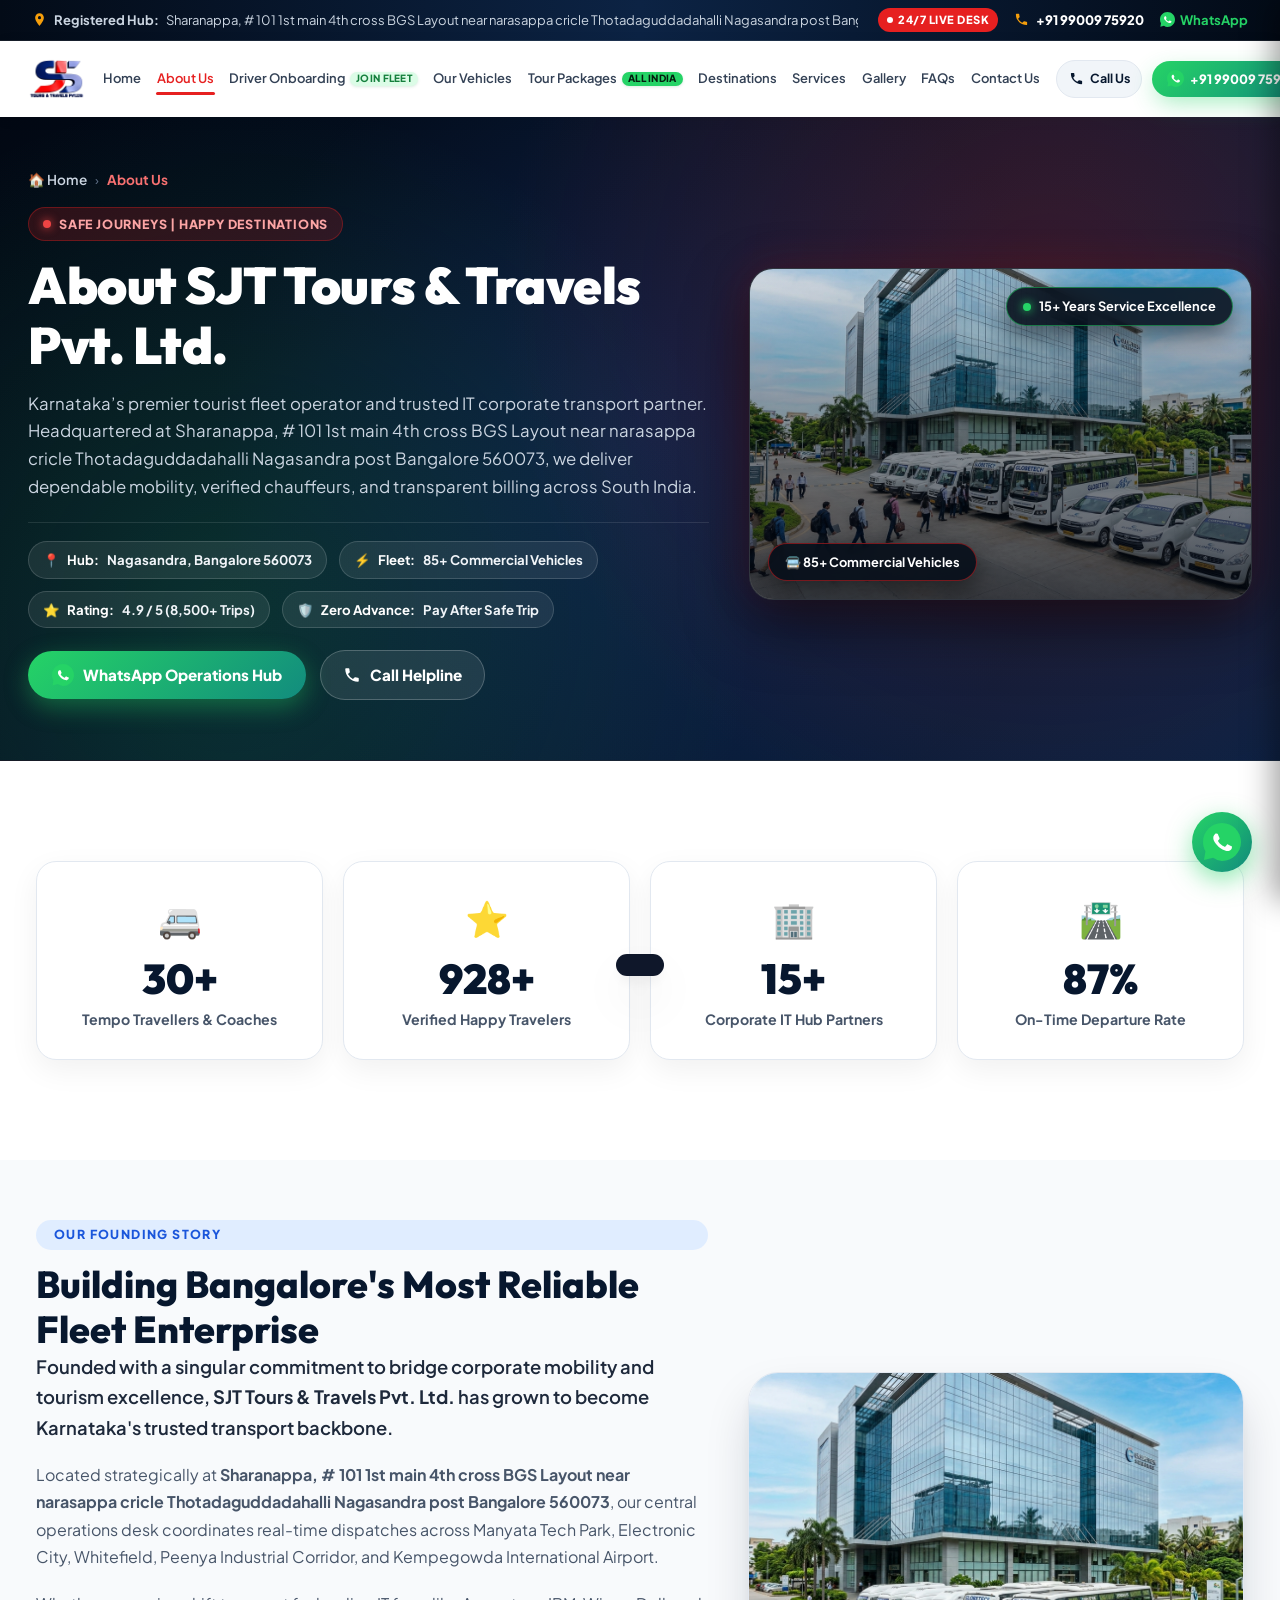
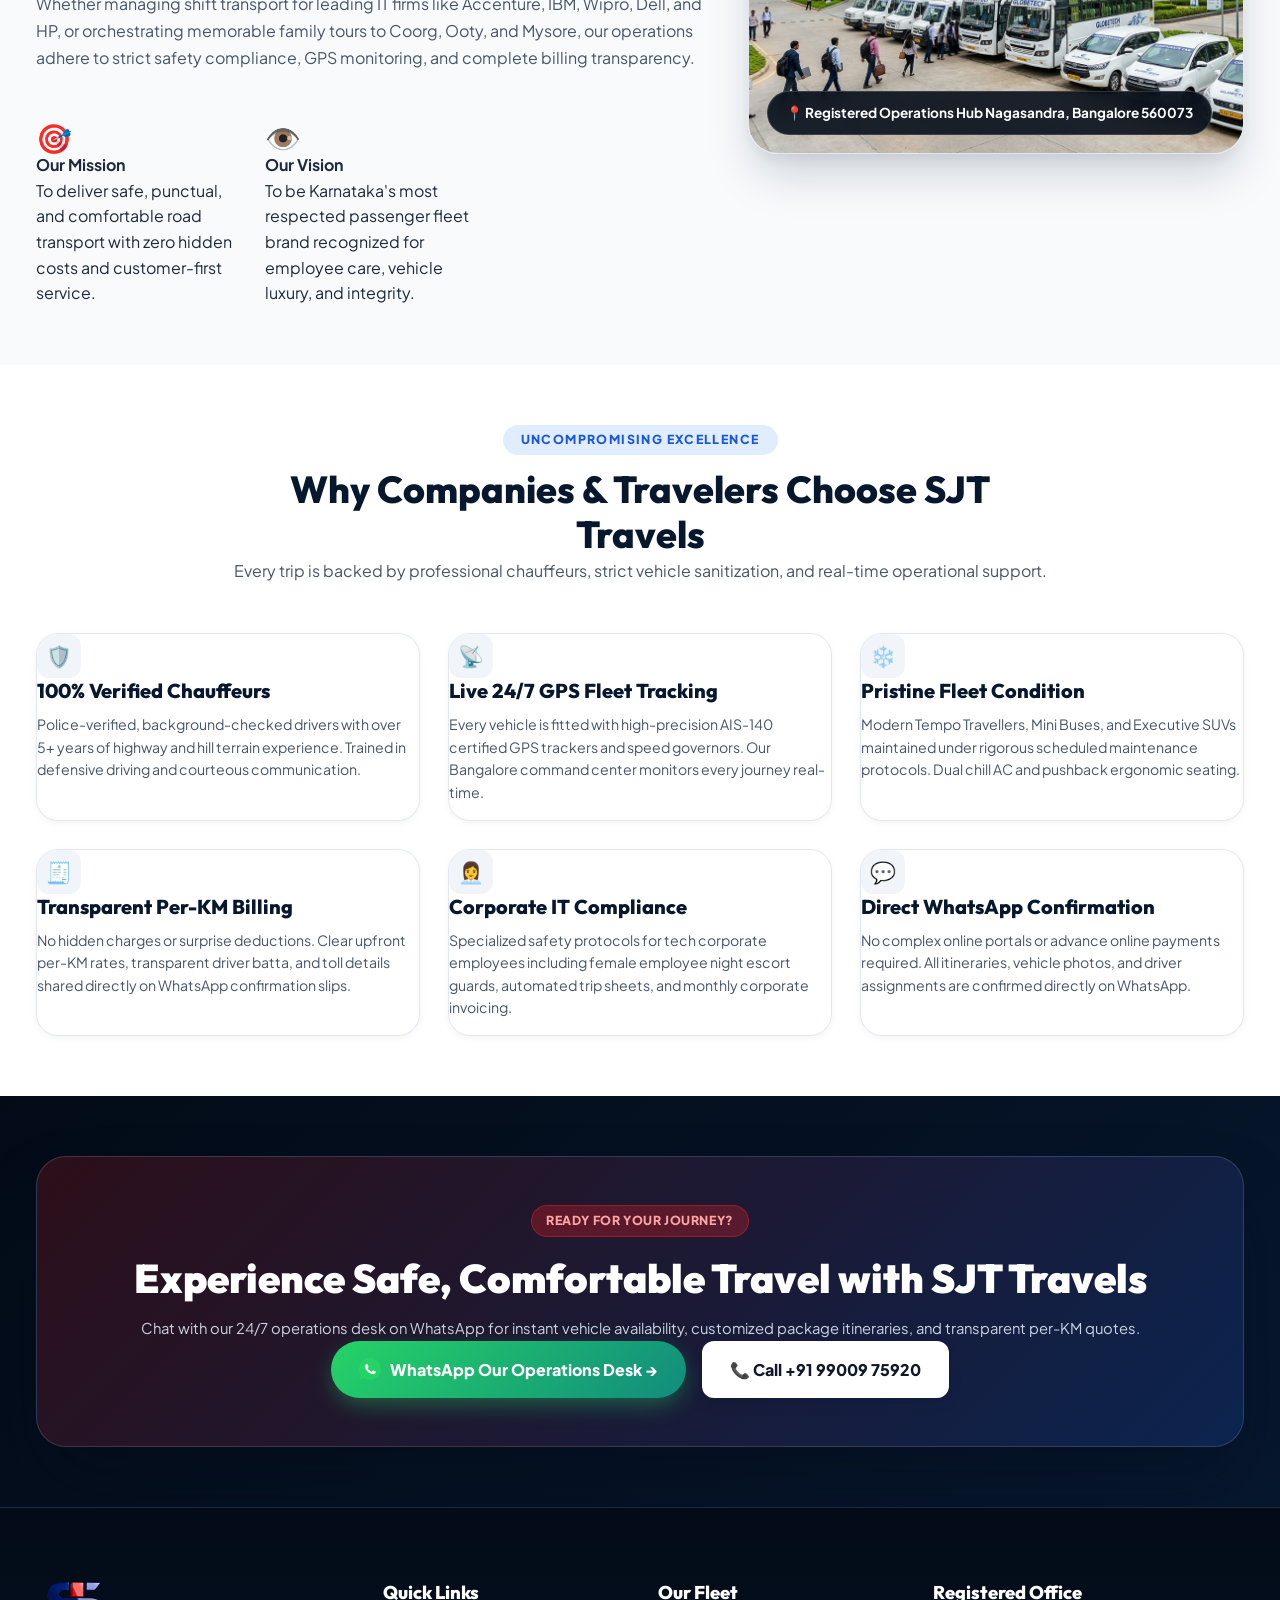
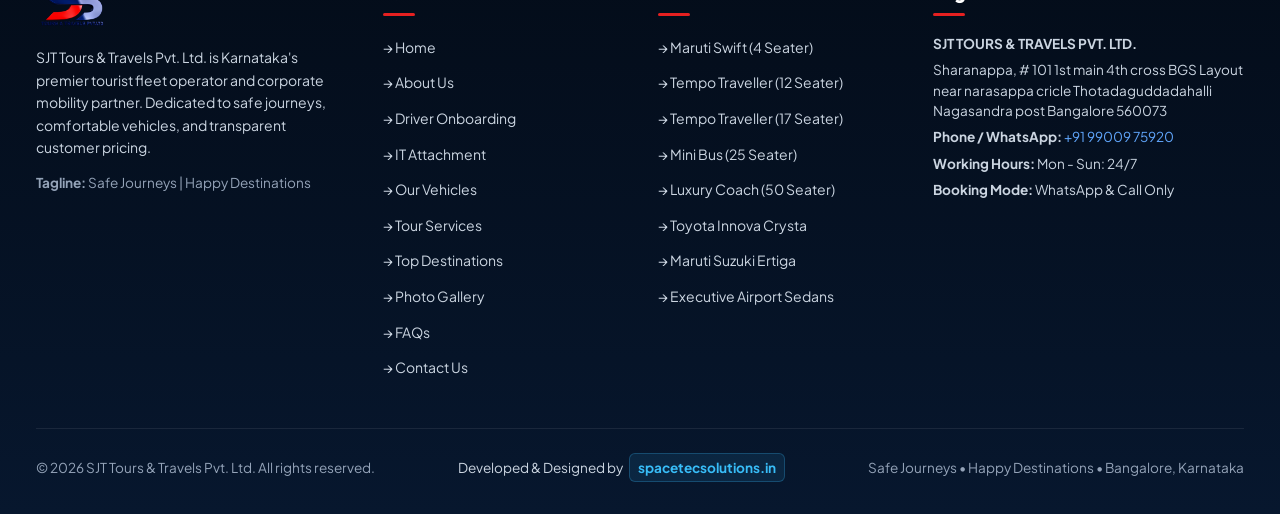
<file: about.html>
<!DOCTYPE html>
<html lang="en">
<head>
  <meta charset="UTF-8">
  <meta name="viewport" content="width=device-width, initial-scale=1.0, maximum-scale=5.0, viewport-fit=cover">
  <link rel="icon" type="image/png" href="assets/logos/sjt_logo.png">
  <link rel="shortcut icon" href="favicon.ico" type="image/x-icon">
  <title>About Us | SJT Tours &amp; Travels Pvt. Ltd. | Bangalore's Trusted Fleet Operator</title>
  <meta name="description" content="Learn about SJT Tours & Travels Pvt. Ltd., headquartered at Nagasandra, Bangalore 560073. Over 38+ Tempo Travellers, luxury buses, and corporate cabs delivering safe, punctual journeys across Karnataka.">
  <meta name="keywords" content="About SJT Travels, SJT Tours and Travels Bangalore, Nagasandra travel company, Bangalore tempo traveller company, corporate fleet attachment Bangalore">
  <link rel="canonical" href="https://www.sjttravels.com/about.html">
  

  <!-- OpenGraph -->
  <meta property="og:title" content="About Us | SJT Tours & Travels Pvt. Ltd.">
  <meta property="og:description" content="Safe Journeys | Happy Destinations. Learn about Bangalore's trusted fleet operator for corporate IT transport, family tours, and pilgrimage packages.">
  <meta property="og:url" content="https://www.sjttravels.com/about.html">
  <meta property="og:type" content="website">

  <!-- Fonts & Stylesheet -->
  <link rel="preconnect" href="https://fonts.googleapis.com">
  <link rel="preconnect" href="https://fonts.gstatic.com" crossorigin>
  <link href="https://fonts.googleapis.com/css2?family=Plus+Jakarta+Sans:wght@400;500;600;700;800&family=Outfit:wght@500;600;700;800;900&display=swap" rel="stylesheet">
  <link rel="stylesheet" href="styles.css">
</head>
<body>

  <!-- ==========================================================================
       MOBILE SLIDE-OUT NAVIGATION DRAWER
       ========================================================================== -->
  <div class="mobile-drawer-overlay" id="mobileDrawerOverlay"></div>
  <aside class="mobile-nav-drawer" id="mobileNavDrawer" aria-label="Mobile Navigation Drawer">
    <div class="drawer-header">
      <img src="assets/logos/sjt_logo.png" alt="SJT Tours and Travels" class="drawer-logo-img">
      <button type="button" class="drawer-close-btn" id="drawerCloseBtn" aria-label="Close menu">&times;</button>
    </div>
    <div class="drawer-body">
      <nav class="drawer-nav-links">
        <a href="index.html" class="drawer-nav-item">🏠 Home</a>
        <a href="about.html" class="drawer-nav-item active">ℹ️ About Us</a>
        <a href="driver-onboarding.html" class="drawer-nav-item">🚖 Driver Onboarding</a>
        <a href="vehicles.html" class="drawer-nav-item">🚐 Our Vehicles &amp; Rates</a>
        <a href="packages.html" class="drawer-nav-item">🎒 All India Tour Packages <span class="badge-driver-tag" style="background:#25d366;color:#031c0e;margin-left:auto;">28 States</span></a>
        <a href="destinations.html" class="drawer-nav-item">🌄 Popular Destinations</a>
        <a href="gallery.html" class="drawer-nav-item">📸 Photo Gallery</a>
        <a href="faq.html" class="drawer-nav-item">❓ FAQs</a>
        <a href="contact.html" class="drawer-nav-item">📞 Contact Operations Desk</a>
      </nav>
      <div class="drawer-cta-pane">
        <a href="tel:+919900975920" class="drawer-btn call">
          <svg style="width:18px;height:18px;" viewBox="0 0 24 24" fill="currentColor"><path d="M6.62 10.79a15.053 15.053 0 006.59 6.59l2.2-2.2c.27-.27.67-.36 1.02-.24 1.12.37 2.33.57 3.57.57.55 0 1 .45 1 1V20c0 .55-.45 1-1 1-9.39 0-17-7.61-17-17 0-.55.45-1 1-1h3.5c.55 0 1 .45 1 1 0 1.25.2 2.45.57 3.57.11.35.03.74-.25 1.02l-2.2 2.2z"/></svg>
          Call +91 99009 75920
        </a>
        <a href="https://wa.me/919900975920?text=Hi%20SJT%20Travels,%20I%20would%20like%20to%20know%20more%20about%20your%20services" target="_blank" rel="noopener" class="drawer-btn whatsapp">
          <svg class="wa-icon-official" viewBox="0 0 32 32" fill="none" xmlns="http://www.w3.org/2000/svg"><path fill="#25D366" d="M16 0C7.163 0 0 7.163 0 16c0 2.825.738 5.488 2.05 7.8L.8 31.2l7.65-1.988A15.93 15.93 0 0 0 16 32c8.837 0 16-7.163 16-16S24.837 0 16 0z"/><path fill="#ffffff" fill-rule="evenodd" clip-rule="evenodd" d="M23.6 19.35c-.388-.194-2.288-1.125-2.644-1.256-.356-.131-.613-.194-.875.194-.256.388-1.006 1.256-1.231 1.513-.225.256-.45.288-.838.094-.388-.194-1.637-.6-3.119-1.919-1.15-1.025-1.925-2.288-2.15-2.675-.225-.388-.025-.6.169-.794.175-.175.388-.45.581-.675.194-.225.256-.388.388-.644.131-.256.063-.481-.031-.675-.094-.194-.875-2.106-1.2-2.888-.319-.762-.644-.656-.875-.669-.225-.013-.481-.013-.738-.013-.256 0-.675.094-1.025.481-.356.388-1.356 1.325-1.356 3.231 0 1.906 1.388 3.75 1.581 4.006.194.256 2.731 4.169 6.619 5.844.925.4 1.644.638 2.206.819.931.294 1.775.25 2.444.15.75-.113 2.288-.938 2.613-1.844.325-.906.325-1.681.225-1.844-.094-.162-.35-.256-.738-.45z"/></svg>
          WhatsApp Operations Desk
        </a>
        <div class="drawer-office-info">
          <strong>Registered Hub:</strong><br>
          Sharanappa, # 101 1st main 4th cross BGS Layout near narasappa cricle Thotadaguddadahalli Nagasandra post Bangalore 560073
        </div>
      </div>
    </div>
  </aside>

  <!-- ==========================================================================
       TOP ANNOUNCEMENT BAR (FULL WIDTH)
       ========================================================================== -->
    <aside class="top-notice-bar" aria-label="Office Location and 24/7 Operations">
    <div class="top-notice-inner">
      <div class="top-notice-left">
        <span class="top-notice-item notice-address" title="Sharanappa, # 101 1st main 4th cross BGS Layout near narasappa cricle Thotadaguddadahalli Nagasandra post Bangalore 560073">
          <svg viewBox="0 0 24 24" fill="currentColor"><path d="M12 2C8.13 2 5 5.13 5 9c0 5.25 7 13 7 13s7-7.75 7-13c0-3.87-3.13-7-7-7zm0 9.5a2.5 2.5 0 110-5 2.5 2.5 0 010 5z"/></svg>
          <strong>Registered Hub:</strong> Sharanappa, # 101 1st main 4th cross BGS Layout near narasappa cricle Thotadaguddadahalli Nagasandra post Bangalore 560073
        </span>
      </div>
      <div class="top-notice-right">
        <span class="badge-247-live">24/7 Live Desk</span>
        <span class="top-notice-item">
          <svg viewBox="0 0 24 24" fill="currentColor"><path d="M20 15.5c-1.2 0-2.4-.2-3.6-.6-.3-.1-.7 0-1 .2l-2.2 2.2c-2.8-1.5-5.1-3.8-6.6-6.6l2.2-2.2c.3-.3.4-.7.2-1-.4-1.2-.6-2.4-.6-3.6 0-.5-.5-1-1-1H4c-.5 0-1 .5-1 1 0 9.4 7.6 17 17 17 .5 0 1-.5 1-1v-3.5c0-.5-.5-1-1-1z"/></svg>
          <a href="tel:+919900975920" style="color: #ffffff; font-weight: 800; text-decoration: none;">+91 99009 75920</a>
        </span>
        <span class="top-notice-item">
          <a href="https://wa.me/919900975920?text=Hi%20SJT%20Travels" target="_blank" rel="noopener" style="color: #25D366; font-weight: 700; text-decoration: none; display: inline-flex; align-items: center; gap: 5px;">
            <svg class="wa-icon-official" style="width:15px;height:15px;" viewBox="0 0 32 32" fill="none" xmlns="http://www.w3.org/2000/svg"><path fill="#25D366" d="M16 0C7.163 0 0 7.163 0 16c0 2.825.738 5.488 2.05 7.8L.8 31.2l7.65-1.988A15.93 15.93 0 0 0 16 32c8.837 0 16-7.163 16-16S24.837 0 16 0z"/><path fill="#ffffff" fill-rule="evenodd" clip-rule="evenodd" d="M23.6 19.35c-.388-.194-2.288-1.125-2.644-1.256-.356-.131-.613-.194-.875.194-.256.388-1.006 1.256-1.231 1.513-.225.256-.45.288-.838.094-.388-.194-1.637-.6-3.119-1.919-1.15-1.025-1.925-2.288-2.15-2.675-.225-.388-.025-.6.169-.794.175-.175.388-.45.581-.675.194-.225.256-.388.388-.644.131-.256.063-.481-.031-.675-.094-.194-.875-2.106-1.2-2.888-.319-.762-.644-.656-.875-.669-.225-.013-.481-.013-.738-.013-.256 0-.675.094-1.025.481-.356.388-1.356 1.325-1.356 3.231 0 1.906 1.388 3.75 1.581 4.006.194.256 2.731 4.169 6.619 5.844.925.4 1.644.638 2.206.819.931.294 1.775.25 2.444.15.75-.113 2.288-.938 2.613-1.844.325-.906.325-1.681.225-1.844-.094-.162-.35-.256-.738-.45z"/></svg>
            <span>WhatsApp</span>
          </a>
        </span>
      </div>
    </div>
  </aside>

  <!-- ==========================================================================
       MAIN NAVIGATION HEADER (STICKY FULL WIDTH)
       ========================================================================== -->
  <header class="site-header" id="siteHeader">
    <div class="header-inner">
      <a href="index.html" class="brand-logo-wrap" title="SJT Tours & Travels Pvt. Ltd. Home">
        <img src="assets/logos/sjt_logo.png" alt="SJT Tours & Travels Pvt. Ltd. Official Logo" class="brand-logo-img">
      </a>

      <nav class="desktop-nav" id="desktopNav" aria-label="Main Navigation">
        <a href="index.html" class="nav-link">Home</a>
        <a href="about.html" class="nav-link active">About Us</a>
        <a href="driver-onboarding.html" class="nav-link">Driver Onboarding <span class="badge-driver-tag">Join Fleet</span></a>
        <a href="vehicles.html" class="nav-link">Our Vehicles</a>
        <a href="packages.html" class="nav-link">Tour Packages <span class="badge-driver-tag" style="background:#25d366;color:#031c0e;">All India</span></a>
        <a href="destinations.html" class="nav-link">Destinations</a>
        <a href="services.html" class="nav-link">Services</a>
        <a href="gallery.html" class="nav-link">Gallery</a>
        <a href="faq.html" class="nav-link">FAQs</a>
        <a href="contact.html" class="nav-link">Contact Us</a>
      </nav>

      <div class="header-actions">
        <a href="tel:+919900975920" class="btn-header-call" title="Call Operations Desk">
          <svg viewBox="0 0 24 24"><path d="M6.62 10.79a15.053 15.053 0 006.59 6.59l2.2-2.2c.27-.27.67-.36 1.02-.24 1.12.37 2.33.57 3.57.57.55 0 1 .45 1 1V20c0 .55-.45 1-1 1-9.39 0-17-7.61-17-17 0-.55.45-1 1-1h3.5c.55 0 1 .45 1 1 0 1.25.2 2.45.57 3.57.11.35.03.74-.25 1.02l-2.2 2.2z"/></svg>
          <span>Call Us</span>
        </a>
        <a href="https://wa.me/919900975920?text=Hi%20SJT%20Travels,%20I%20would%20like%20to%20enquire%20about%20vehicle%20booking" target="_blank" rel="noopener" class="btn-header-whatsapp" title="Chat on WhatsApp">
          <svg class="wa-icon-official" viewBox="0 0 32 32" fill="none" xmlns="http://www.w3.org/2000/svg"><path fill="#25D366" d="M16 0C7.163 0 0 7.163 0 16c0 2.825.738 5.488 2.05 7.8L.8 31.2l7.65-1.988A15.93 15.93 0 0 0 16 32c8.837 0 16-7.163 16-16S24.837 0 16 0z"/><path fill="#ffffff" fill-rule="evenodd" clip-rule="evenodd" d="M23.6 19.35c-.388-.194-2.288-1.125-2.644-1.256-.356-.131-.613-.194-.875.194-.256.388-1.006 1.256-1.231 1.513-.225.256-.45.288-.838.094-.388-.194-1.637-.6-3.119-1.919-1.15-1.025-1.925-2.288-2.15-2.675-.225-.388-.025-.6.169-.794.175-.175.388-.45.581-.675.194-.225.256-.388.388-.644.131-.256.063-.481-.031-.675-.094-.194-.875-2.106-1.2-2.888-.319-.762-.644-.656-.875-.669-.225-.013-.481-.013-.738-.013-.256 0-.675.094-1.025.481-.356.388-1.356 1.325-1.356 3.231 0 1.906 1.388 3.75 1.581 4.006.194.256 2.731 4.169 6.619 5.844.925.4 1.644.638 2.206.819.931.294 1.775.25 2.444.15.75-.113 2.288-.938 2.613-1.844.325-.906.325-1.681.225-1.844-.094-.162-.35-.256-.738-.45z"/></svg>
          <span>+91 99009 75920</span>
        </a>
        <button class="mobile-toggle-btn" id="mobileToggleBtn" aria-label="Toggle navigation menu">
          ☰
        </button>
      </div>
    </div>
  </header>

  <main>
    <!-- ==========================================================================
         SUBPAGE HERO: ABOUT US (ANIMATED BANNER)
         ========================================================================== -->
    <section class="subpage-hero">
      <div class="subpage-hero-inner">
        <div class="subpage-banner-grid">
          
          <!-- Content Left Column -->
          <div class="subpage-banner-content">
            <nav class="breadcrumb-nav" aria-label="Breadcrumb">
              <a href="index.html" class="breadcrumb-link">🏠 Home</a>
              <span class="breadcrumb-separator">&rsaquo;</span>
              <span class="breadcrumb-current">About Us</span>
            </nav>
            
            <div class="subpage-badge">
              <span class="pulse-dot-red"></span>
              Safe Journeys | Happy Destinations
            </div>
            <h1 class="subpage-title">About SJT Tours &amp; Travels Pvt. Ltd.</h1>
            <p class="subpage-subtitle">
              Karnataka’s premier tourist fleet operator and trusted IT corporate transport partner. Headquartered at Sharanappa, # 101 1st main 4th cross BGS Layout near narasappa cricle Thotadaguddadahalli Nagasandra post Bangalore 560073, we deliver dependable mobility, verified chauffeurs, and transparent billing across South India.
            </p>

            <div class="subpage-quick-stats">
              <div class="subpage-stat-chip">
                <span>📍</span> <strong>Hub:</strong> Nagasandra, Bangalore 560073
              </div>
              <div class="subpage-stat-chip">
                <span>⚡</span> <strong>Fleet:</strong> 85+ Commercial Vehicles
              </div>
              <div class="subpage-stat-chip">
                <span>⭐</span> <strong>Rating:</strong> 4.9 / 5 (8,500+ Trips)
              </div>
              <div class="subpage-stat-chip">
                <span>🛡️</span> <strong>Zero Advance:</strong> Pay After Safe Trip
              </div>
            </div>

            <div class="subpage-banner-actions">
              <a href="https://wa.me/919900975920?text=Hi%20SJT%20Travels,%20I%20would%20like%20to%20learn%20more%20about%20your%20services" target="_blank" rel="noopener" class="subpage-btn-wa">
                <svg class="wa-icon-official" style="width:22px;height:22px;" viewBox="0 0 32 32" fill="none" xmlns="http://www.w3.org/2000/svg"><path fill="#25D366" d="M16 0C7.163 0 0 7.163 0 16c0 2.825.738 5.488 2.05 7.8L.8 31.2l7.65-1.988A15.93 15.93 0 0 0 16 32c8.837 0 16-7.163 16-16S24.837 0 16 0z"/><path fill="#ffffff" fill-rule="evenodd" clip-rule="evenodd" d="M23.6 19.35c-.388-.194-2.288-1.125-2.644-1.256-.356-.131-.613-.194-.875.194-.256.388-1.006 1.256-1.231 1.513-.225.256-.45.288-.838.094-.388-.194-1.637-.6-3.119-1.919-1.15-1.025-1.925-2.288-2.15-2.675-.225-.388-.025-.6.169-.794.175-.175.388-.45.581-.675.194-.225.256-.388.388-.644.131-.256.063-.481-.031-.675-.094-.194-.875-2.106-1.2-2.888-.319-.762-.644-.656-.875-.669-.225-.013-.481-.013-.738-.013-.256 0-.675.094-1.025.481-.356.388-1.356 1.325-1.356 3.231 0 1.906 1.388 3.75 1.581 4.006.194.256 2.731 4.169 6.619 5.844.925.4 1.644.638 2.206.819.931.294 1.775.25 2.444.15.75-.113 2.288-.938 2.613-1.844.325-.906.325-1.681.225-1.844-.094-.162-.35-.256-.738-.45z"/></svg>
                <span>WhatsApp Operations Hub</span>
              </a>
              <a href="tel:+919900975920" class="subpage-btn-call">
                <svg style="width:18px;height:18px;" viewBox="0 0 24 24" fill="currentColor"><path d="M6.62 10.79a15.053 15.053 0 006.59 6.59l2.2-2.2c.27-.27.67-.36 1.02-.24 1.12.37 2.33.57 3.57.57.55 0 1 .45 1 1V20c0 .55-.45 1-1 1-9.39 0-17-7.61-17-17 0-.55.45-1 1-1h3.5c.55 0 1 .45 1 1 0 1.25.2 2.45.57 3.57.11.35.03.74-.25 1.02l-2.2 2.2z"/></svg>
                <span>Call Helpline</span>
              </a>
            </div>
          </div>

          <!-- Animated Visual Banner Card Right Column -->
          <div class="subpage-banner-visual">
            <div class="subpage-visual-card">
              <div class="subpage-visual-media">
                <img src="assets/corporate_it_fleet.jpg" alt="SJT Tours and Travels Fleet at Bangalore Hub" loading="eager">
                <div class="subpage-visual-overlay"></div>
                <div class="subpage-sheen-sweep"></div>
                
                <!-- Floating Animated Badges -->
                <div class="floating-banner-badge badge-top-right">
                  <span class="pulse-dot-green"></span>
                  <span>15+ Years Service Excellence</span>
                </div>
                
                <div class="floating-banner-badge badge-bottom-left">
                  <span>🚍 85+ Commercial Vehicles</span>
                </div>
              </div>
            </div>
          </div>

        </div>
      </div>
    </section>

    <!-- ==========================================================================
         ANIMATED STATS COUNTERS
         ========================================================================== -->
    <section class="section-spacing bg-white">
      <div class="container">
        <div class="stat-counter-grid reveal">
          <div class="stat-counter-box">
            <div class="stat-counter-icon">🚐</div>
            <div class="stat-counter-number" data-target="38" data-suffix="+">38+</div>
            <div class="stat-counter-label">Tempo Travellers &amp; Coaches</div>
          </div>
          <div class="stat-counter-box">
            <div class="stat-counter-icon">⭐</div>
            <div class="stat-counter-number" data-target="1250" data-suffix="+">1,250+</div>
            <div class="stat-counter-label">Verified Happy Travelers</div>
          </div>
          <div class="stat-counter-box">
            <div class="stat-counter-icon">🏢</div>
            <div class="stat-counter-number" data-target="15" data-suffix="+">15+</div>
            <div class="stat-counter-label">Corporate IT Hub Partners</div>
          </div>
          <div class="stat-counter-box">
            <div class="stat-counter-icon">🛣️</div>
            <div class="stat-counter-number" data-target="99" data-suffix="%">99.8%</div>
            <div class="stat-counter-label">On-Time Departure Rate</div>
          </div>
        </div>
      </div>
    </section>

    <!-- ==========================================================================
         OUR STORY & FOUNDING MISSION
         ========================================================================== -->
    <section class="section-spacing bg-slate-50">
      <div class="container">
        <div class="about-split-grid reveal">
          
          <div class="about-text-pane">
            <div class="section-badge-pill">OUR FOUNDING STORY</div>
            <h2 class="section-title-unified">Building Bangalore's Most Reliable Fleet Enterprise</h2>
            <p class="about-lead-para">
              Founded with a singular commitment to bridge corporate mobility and tourism excellence, <strong>SJT Tours &amp; Travels Pvt. Ltd.</strong> has grown to become Karnataka's trusted transport backbone.
            </p>
            <p style="color: var(--slate-600); line-height: 1.7; margin-bottom: 20px;">
              Located strategically at <strong>Sharanappa, # 101 1st main 4th cross BGS Layout near narasappa cricle Thotadaguddadahalli Nagasandra post Bangalore 560073</strong>, our central operations desk coordinates real-time dispatches across Manyata Tech Park, Electronic City, Whitefield, Peenya Industrial Corridor, and Kempegowda International Airport.
            </p>
            <p style="color: var(--slate-600); line-height: 1.7; margin-bottom: 28px;">
              Whether managing shift transport for leading IT firms like Accenture, IBM, Wipro, Dell, and HP, or orchestrating memorable family tours to Coorg, Ooty, and Mysore, our operations adhere to strict safety compliance, GPS monitoring, and complete billing transparency.
            </p>

            <div class="about-pillars-box-row">
              <div class="pillar-box">
                <div class="pillar-icon">🎯</div>
                <div>
                  <strong>Our Mission</strong>
                  <p>To deliver safe, punctual, and comfortable road transport with zero hidden costs and customer-first service.</p>
                </div>
              </div>
              <div class="pillar-box">
                <div class="pillar-icon">👁️</div>
                <div>
                  <strong>Our Vision</strong>
                  <p>To be Karnataka's most respected passenger fleet brand recognized for employee care, vehicle luxury, and integrity.</p>
                </div>
              </div>
            </div>
          </div>

          <div class="about-image-pane">
            <div class="about-mosaic-card main-feature">
              <img src="assets/corporate_it_fleet.jpg" alt="SJT Tours and Travels Fleet" class="about-mosaic-img">
              <div class="mosaic-badge-overlay">
                <span>📍 Registered Operations Hub</span>
                <strong>Nagasandra, Bangalore 560073</strong>
              </div>
            </div>
          </div>

        </div>
      </div>
    </section>

    <!-- ==========================================================================
         CORE VALUES & SAFETY STANDARDS
         ========================================================================== -->
    <section class="section-spacing bg-white">
      <div class="container">
        <div class="text-center" style="max-width: 820px; margin: 0 auto 50px auto;">
          <div class="section-badge-pill">UNCOMPROMISING EXCELLENCE</div>
          <h2 class="section-title-unified">Why Companies &amp; Travelers Choose SJT Travels</h2>
          <p class="section-subtitle-unified">Every trip is backed by professional chauffeurs, strict vehicle sanitization, and real-time operational support.</p>
        </div>

        <div class="services-deck-grid reveal">
          <div class="service-card-item">
            <div class="service-card-icon-wrap">🛡️</div>
            <h3 class="service-card-title">100% Verified Chauffeurs</h3>
            <p class="service-card-desc">Police-verified, background-checked drivers with over 5+ years of highway and hill terrain experience. Trained in defensive driving and courteous communication.</p>
          </div>

          <div class="service-card-item">
            <div class="service-card-icon-wrap">📡</div>
            <h3 class="service-card-title">Live 24/7 GPS Fleet Tracking</h3>
            <p class="service-card-desc">Every vehicle is fitted with high-precision AIS-140 certified GPS trackers and speed governors. Our Bangalore command center monitors every journey real-time.</p>
          </div>

          <div class="service-card-item">
            <div class="service-card-icon-wrap">❄️</div>
            <h3 class="service-card-title">Pristine Fleet Condition</h3>
            <p class="service-card-desc">Modern Tempo Travellers, Mini Buses, and Executive SUVs maintained under rigorous scheduled maintenance protocols. Dual chill AC and pushback ergonomic seating.</p>
          </div>

          <div class="service-card-item">
            <div class="service-card-icon-wrap">🧾</div>
            <h3 class="service-card-title">Transparent Per-KM Billing</h3>
            <p class="service-card-desc">No hidden charges or surprise deductions. Clear upfront per-KM rates, transparent driver batta, and toll details shared directly on WhatsApp confirmation slips.</p>
          </div>

          <div class="service-card-item">
            <div class="service-card-icon-wrap">👩‍💼</div>
            <h3 class="service-card-title">Corporate IT Compliance</h3>
            <p class="service-card-desc">Specialized safety protocols for tech corporate employees including female employee night escort guards, automated trip sheets, and monthly corporate invoicing.</p>
          </div>

          <div class="service-card-item">
            <div class="service-card-icon-wrap">💬</div>
            <h3 class="service-card-title">Direct WhatsApp Confirmation</h3>
            <p class="service-card-desc">No complex online portals or advance online payments required. All itineraries, vehicle photos, and driver assignments are confirmed directly on WhatsApp.</p>
          </div>
        </div>
      </div>
    </section>

    <!-- ==========================================================================
         CALL TO ACTION STRIP WITH OFFICIAL WHATSAPP ICON
         ========================================================================== -->
    <section class="cta-fullwidth-section">
      <div class="container">
        <div class="cta-inner-card reveal">
          <div class="cta-badge-tag">READY FOR YOUR JOURNEY?</div>
          <h2 class="cta-main-title">Experience Safe, Comfortable Travel with SJT Travels</h2>
          <p class="cta-desc-muted">Chat with our 24/7 operations desk on WhatsApp for instant vehicle availability, customized package itineraries, and transparent per-KM quotes.</p>
          
          <div style="display: flex; gap: 16px; justify-content: center; flex-wrap: wrap;">
            <a href="https://wa.me/919900975920?text=Hi%20SJT%20Travels,%20I%20would%20like%20to%20get%20a%20quote%20for%20my%20upcoming%20journey" target="_blank" rel="noopener" class="cta-action-btn-green">
              <svg class="wa-icon-official" viewBox="0 0 32 32" fill="none" xmlns="http://www.w3.org/2000/svg"><path fill="#25D366" d="M16 0C7.163 0 0 7.163 0 16c0 2.825.738 5.488 2.05 7.8L.8 31.2l7.65-1.988A15.93 15.93 0 0 0 16 32c8.837 0 16-7.163 16-16S24.837 0 16 0z"/><path fill="#ffffff" fill-rule="evenodd" clip-rule="evenodd" d="M23.6 19.35c-.388-.194-2.288-1.125-2.644-1.256-.356-.131-.613-.194-.875.194-.256.388-1.006 1.256-1.231 1.513-.225.256-.45.288-.838.094-.388-.194-1.637-.6-3.119-1.919-1.15-1.025-1.925-2.288-2.15-2.675-.225-.388-.025-.6.169-.794.175-.175.388-.45.581-.675.194-.225.256-.388.388-.644.131-.256.063-.481-.031-.675-.094-.194-.875-2.106-1.2-2.888-.319-.762-.644-.656-.875-.669-.225-.013-.481-.013-.738-.013-.256 0-.675.094-1.025.481-.356.388-1.356 1.325-1.356 3.231 0 1.906 1.388 3.75 1.581 4.006.194.256 2.731 4.169 6.619 5.844.925.4 1.644.638 2.206.819.931.294 1.775.25 2.444.15.75-.113 2.288-.938 2.613-1.844.325-.906.325-1.681.225-1.844-.094-.162-.35-.256-.738-.45z"/></svg>
              <span>WhatsApp Our Operations Desk &rarr;</span>
            </a>
            <a href="tel:+919900975920" class="btn-secondary-white" style="background:#ffffff; color:#0f172a; font-weight:800; padding:16px 28px; border-radius:12px; display:inline-flex; align-items:center; gap:8px;">
              📞 Call +91 99009 75920
            </a>
          </div>
        </div>
      </div>
    </section>
  </main>

  <!-- ==========================================================================
       FOOTER (FULL WIDTH)
       ========================================================================== -->
  <footer class="site-footer">
    <div class="footer-container">
      <div class="footer-main-grid">
        
        <div>
          <img src="assets/logos/sjt_logo.png" alt="SJT Tours and Travels" class="footer-logo-img">
          <p class="footer-brand-desc">
            SJT Tours &amp; Travels Pvt. Ltd. is Karnataka's premier tourist fleet operator and corporate mobility partner. Dedicated to safe journeys, comfortable vehicles, and transparent customer pricing.
          </p>
          <div style="font-size: 0.85rem; color: #94a3b8;">
            <strong>Tagline:</strong> Safe Journeys | Happy Destinations
          </div>
        </div>

        <div>
          <h3 class="footer-col-head">Quick Links</h3>
          <ul class="footer-links-col">
            <li><a href="index.html">&rarr; Home</a></li>
            <li><a href="about.html">&rarr; About Us</a></li>
            <li><a href="driver-onboarding.html">&rarr; Driver Onboarding</a></li>
            <li><a href="corporate.html">&rarr; IT Attachment</a></li>
            <li><a href="vehicles.html">&rarr; Our Vehicles</a></li>
            <li><a href="services.html">&rarr; Tour Services</a></li>
            <li><a href="destinations.html">&rarr; Top Destinations</a></li>
            <li><a href="gallery.html">&rarr; Photo Gallery</a></li>
            <li><a href="faq.html">&rarr; FAQs</a></li>
            <li><a href="contact.html">&rarr; Contact Us</a></li>
          </ul>
        </div>

        <div>
          <h3 class="footer-col-head">Our Fleet</h3>
          <ul class="footer-links-col">
            <li><a href="vehicles.html">&rarr; Maruti Swift (4 Seater)</a></li>
            <li><a href="vehicles.html">&rarr; Tempo Traveller (12 Seater)</a></li>
            <li><a href="vehicles.html">&rarr; Tempo Traveller (17 Seater)</a></li>
            <li><a href="vehicles.html">&rarr; Mini Bus (25 Seater)</a></li>
            <li><a href="vehicles.html">&rarr; Luxury Coach (50 Seater)</a></li>
            <li><a href="vehicles.html">&rarr; Toyota Innova Crysta</a></li>
            <li><a href="vehicles.html">&rarr; Maruti Suzuki Ertiga</a></li>
            <li><a href="vehicles.html">&rarr; Executive Airport Sedans</a></li>
          </ul>
        </div>

        <div>
          <h3 class="footer-col-head">Registered Office</h3>
          <div class="footer-address-pane">
            <p><strong>SJT TOURS &amp; TRAVELS PVT. LTD.</strong></p>
            <p style="margin: 6px 0;">Sharanappa, # 101 1st main 4th cross BGS Layout near narasappa cricle Thotadaguddadahalli Nagasandra post Bangalore 560073</p>
            <p style="margin: 6px 0;"><strong>Phone / WhatsApp:</strong> <a href="tel:+919900975920" style="color: #60a5fa;">+91 99009 75920</a></p>
            <p style="margin: 6px 0;"><strong>Working Hours:</strong> Mon - Sun: 24/7</p>
            <p style="margin: 6px 0;"><strong>Booking Mode:</strong> WhatsApp &amp; Call Only</p>
          </div>
        </div>

      </div>

            <div class="footer-copyright-bar">
        <div>
          &copy; 2026 SJT Tours &amp; Travels Pvt. Ltd. All rights reserved.
        </div>
        <div class="footer-developer-credit">
          Developed &amp; Designed by <a href="https://spacetecsolutions.in/" target="_blank" rel="noopener" class="credit-link">spacetecsolutions.in</a>
        </div>
        <div>
          Safe Journeys &bull; Happy Destinations &bull; Bangalore, Karnataka
        </div>
      </div>
    </div>
  </footer>

  <!-- ==========================================================================
       MOBILE BOTTOM STICKY ACTION BAR
       ========================================================================== -->
  <nav class="mobile-sticky-bar" aria-label="Mobile Bottom Fast Actions">
    <a href="tel:+919900975920" class="mobile-action-btn call">
      <svg viewBox="0 0 24 24" fill="currentColor"><path d="M6.62 10.79a15.053 15.053 0 006.59 6.59l2.2-2.2c.27-.27.67-.36 1.02-.24 1.12.37 2.33.57 3.57.57.55 0 1 .45 1 1V20c0 .55-.45 1-1 1-9.39 0-17-7.61-17-17 0-.55.45-1 1-1h3.5c.55 0 1 .45 1 1 0 1.25.2 2.45.57 3.57.11.35.03.74-.25 1.02l-2.2 2.2z"/></svg>
      <span>Call Now</span>
    </a>
    <a href="https://wa.me/919900975920?text=Hi%20SJT%20Travels,%20I%20need%20a%20vehicle%20quote" target="_blank" rel="noopener" class="mobile-action-btn whatsapp">
      <svg class="wa-icon-official" style="width:24px;height:24px;" viewBox="0 0 32 32" fill="none" xmlns="http://www.w3.org/2000/svg"><path fill="#25D366" d="M16 0C7.163 0 0 7.163 0 16c0 2.825.738 5.488 2.05 7.8L.8 31.2l7.65-1.988A15.93 15.93 0 0 0 16 32c8.837 0 16-7.163 16-16S24.837 0 16 0z"/><path fill="#ffffff" fill-rule="evenodd" clip-rule="evenodd" d="M23.6 19.35c-.388-.194-2.288-1.125-2.644-1.256-.356-.131-.613-.194-.875.194-.256.388-1.006 1.256-1.231 1.513-.225.256-.45.288-.838.094-.388-.194-1.637-.6-3.119-1.919-1.15-1.025-1.925-2.288-2.15-2.675-.225-.388-.025-.6.169-.794.175-.175.388-.45.581-.675.194-.225.256-.388.388-.644.131-.256.063-.481-.031-.675-.094-.194-.875-2.106-1.2-2.888-.319-.762-.644-.656-.875-.669-.225-.013-.481-.013-.738-.013-.256 0-.675.094-1.025.481-.356.388-1.356 1.325-1.356 3.231 0 1.906 1.388 3.75 1.581 4.006.194.256 2.731 4.169 6.619 5.844.925.4 1.644.638 2.206.819.931.294 1.775.25 2.444.15.75-.113 2.288-.938 2.613-1.844.325-.906.325-1.681.225-1.844-.094-.162-.35-.256-.738-.45z"/></svg>
      <span>WhatsApp</span>
    </a>
    <a href="index.html#journeyBookingSection" class="mobile-action-btn book">
      <svg viewBox="0 0 24 24" fill="none" stroke="currentColor"><path stroke-linecap="round" stroke-linejoin="round" stroke-width="2" d="M12 19l9 2-9-18-9 18 9-2zm0 0v-8"/></svg>
      <span>Book Fleet</span>
    </a>
  </nav>

  <!-- Floating WhatsApp Quick Button for Desktop -->
  <a href="https://wa.me/919900975920?text=Hi%20SJT%20Travels,%20I%20would%20like%20to%20enquire%20about%20a%20booking" target="_blank" rel="noopener" class="floating-whatsapp-btn" title="Chat with SJT on WhatsApp" aria-label="WhatsApp quick chat">
    <svg class="wa-icon-official" style="width:38px;height:38px;" viewBox="0 0 32 32" fill="none" xmlns="http://www.w3.org/2000/svg"><path fill="#25D366" d="M16 0C7.163 0 0 7.163 0 16c0 2.825.738 5.488 2.05 7.8L.8 31.2l7.65-1.988A15.93 15.93 0 0 0 16 32c8.837 0 16-7.163 16-16S24.837 0 16 0z"/><path fill="#ffffff" fill-rule="evenodd" clip-rule="evenodd" d="M23.6 19.35c-.388-.194-2.288-1.125-2.644-1.256-.356-.131-.613-.194-.875.194-.256.388-1.006 1.256-1.231 1.513-.225.256-.45.288-.838.094-.388-.194-1.637-.6-3.119-1.919-1.15-1.025-1.925-2.288-2.15-2.675-.225-.388-.025-.6.169-.794.175-.175.388-.45.581-.675.194-.225.256-.388.388-.644.131-.256.063-.481-.031-.675-.094-.194-.875-2.106-1.2-2.888-.319-.762-.644-.656-.875-.669-.225-.013-.481-.013-.738-.013-.256 0-.675.094-1.025.481-.356.388-1.356 1.325-1.356 3.231 0 1.906 1.388 3.75 1.581 4.006.194.256 2.731 4.169 6.619 5.844.925.4 1.644.638 2.206.819.931.294 1.775.25 2.444.15.75-.113 2.288-.938 2.613-1.844.325-.906.325-1.681.225-1.844-.094-.162-.35-.256-.738-.45z"/></svg>
  </a>

  <!-- Toast Notification Container -->
  <div class="toast" id="toastNotification" role="alert" aria-live="polite"></div>

  <!-- Main JavaScript Engine -->
  <script src="app.js"></script>
</body>
</html>
</file>
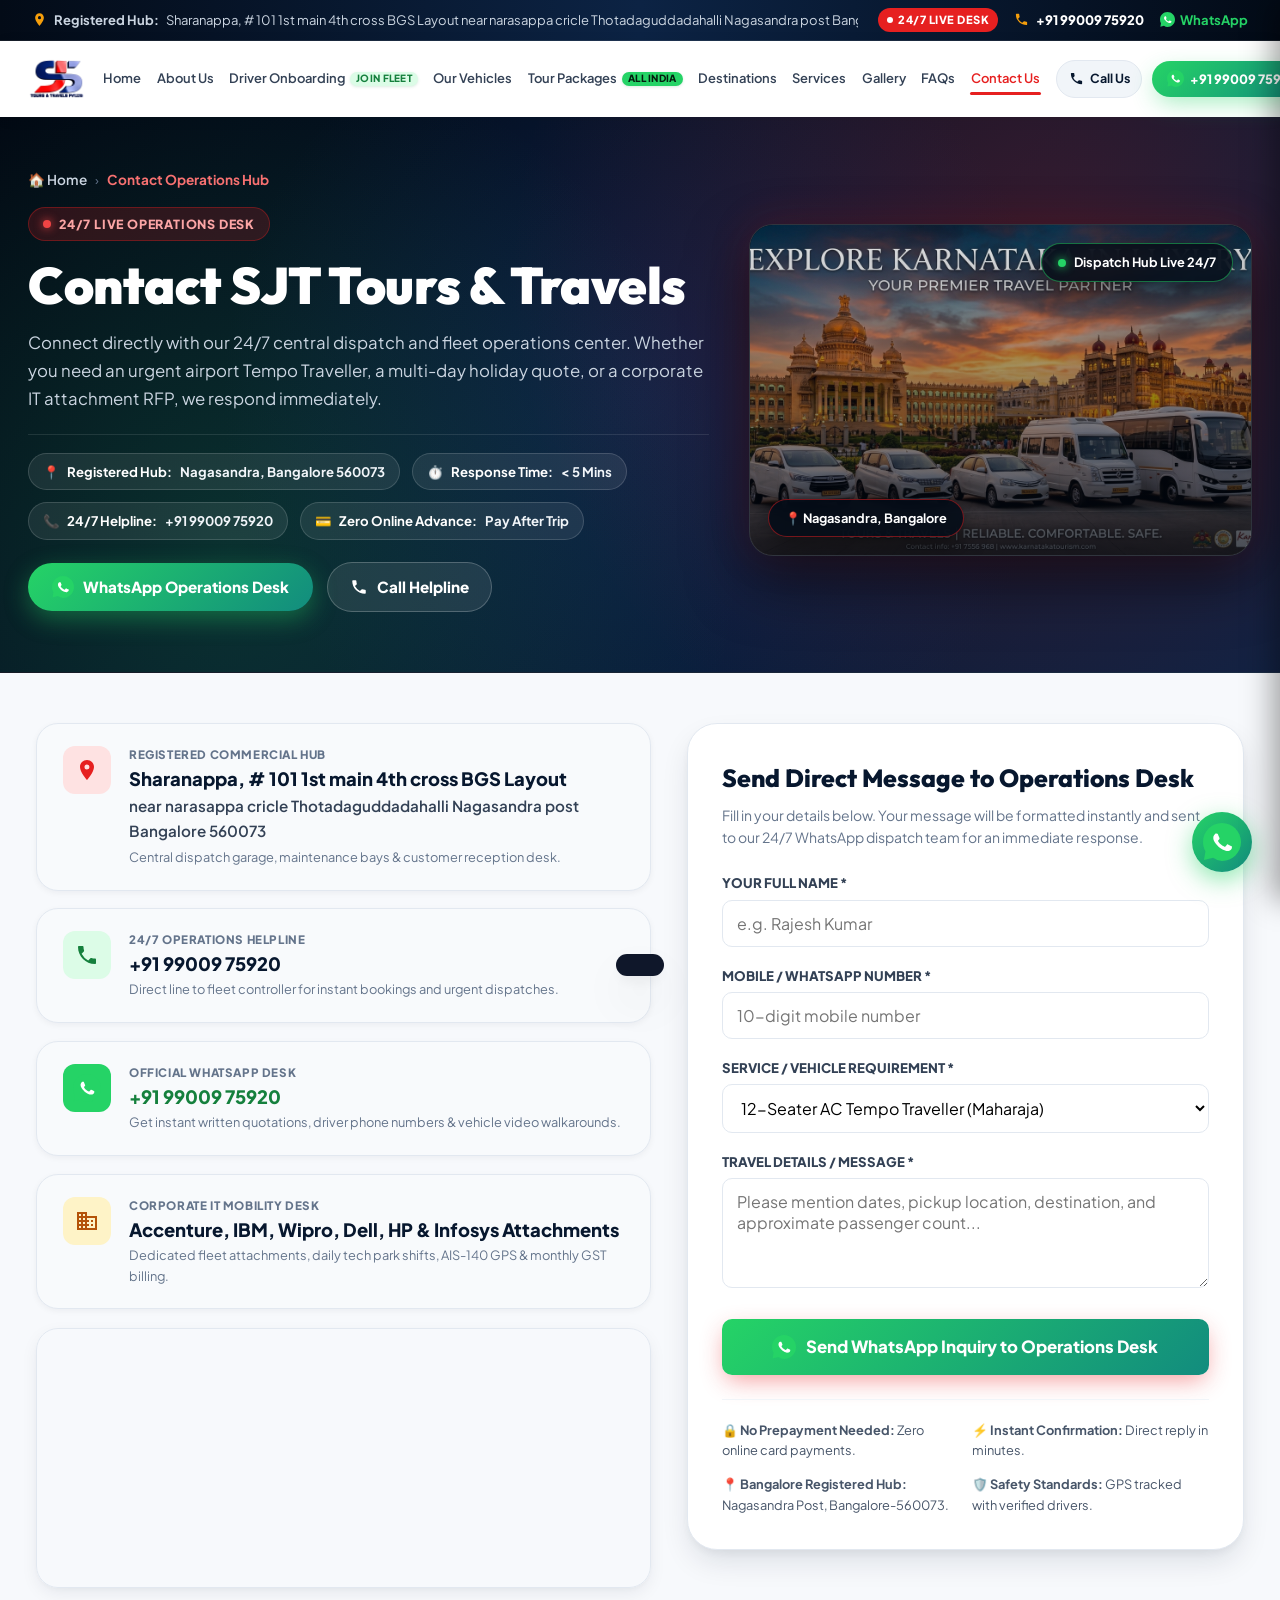
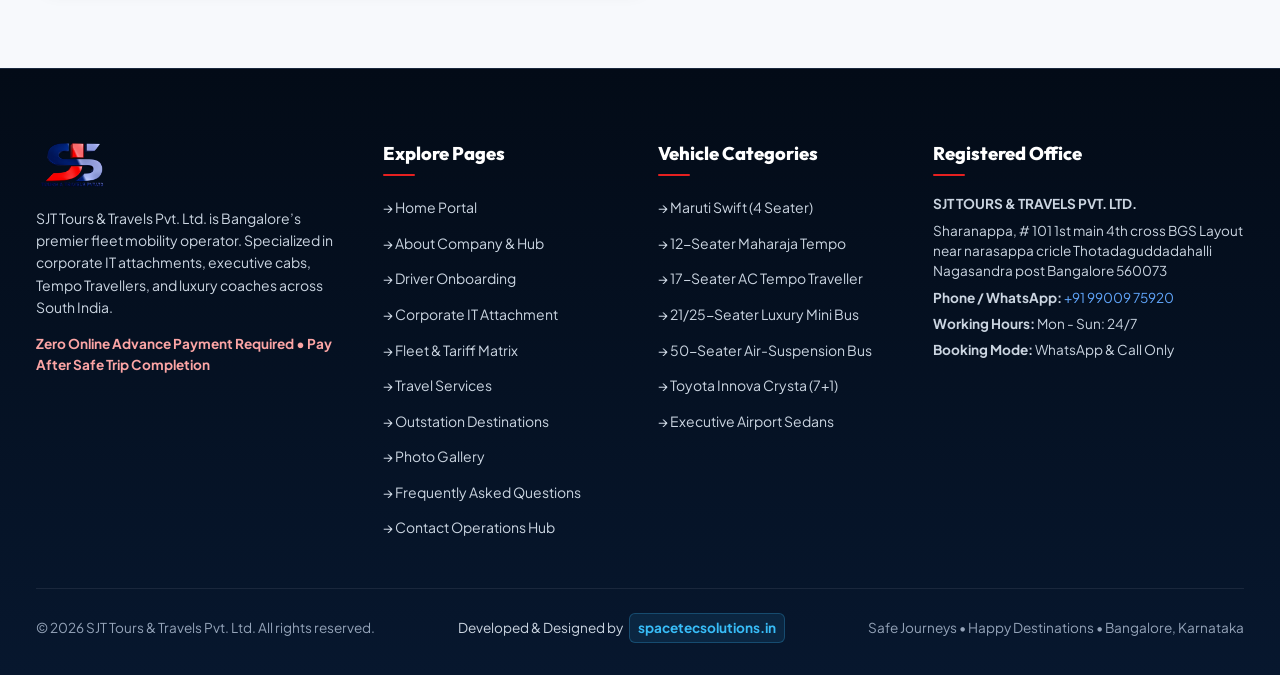
<file: contact.html>
<!DOCTYPE html>
<html lang="en">
<head>
  <meta charset="UTF-8">
  <meta name="viewport" content="width=device-width, initial-scale=1.0, maximum-scale=5.0, viewport-fit=cover">
  <link rel="icon" type="image/png" href="assets/logos/sjt_logo.png">
  <link rel="shortcut icon" href="favicon.ico" type="image/x-icon">
  <title>Contact Operations Desk | SJT Tours &amp; Travels Bangalore</title>
  <meta name="description" content="Contact SJT Tours & Travels Pvt. Ltd. Registered Hub: Sharanappa, # 101 1st main 4th cross BGS Layout near narasappa cricle Thotadaguddadahalli Nagasandra post Bangalore 560073. 24/7 Operations Hotline & WhatsApp: +91 99009 75920.">
  <meta name="keywords" content="contact SJT tours and travels, travels in nagasandra bangalore, thotadaguddadahalli travels bangalore, tempo traveller booking number bangalore, corporate cab office bangalore">
  <link rel="canonical" href="https://www.sjttravels.com/contact.html">
  

  <!-- OpenGraph -->
  <meta property="og:title" content="Contact SJT Tours &amp; Travels Pvt. Ltd. | Bangalore Hub">
  <meta property="og:description" content="24/7 Operations & WhatsApp: +91 99009 75920. Registered Office: Sharanappa, # 101 1st main 4th cross BGS Layout near narasappa cricle Thotadaguddadahalli Nagasandra post Bangalore 560073.">
  <meta property="og:url" content="https://www.sjttravels.com/contact.html">
  <meta property="og:type" content="website">

  <!-- Fonts & Stylesheet -->
  <link rel="preconnect" href="https://fonts.googleapis.com">
  <link rel="preconnect" href="https://fonts.gstatic.com" crossorigin>
  <link href="https://fonts.googleapis.com/css2?family=Plus+Jakarta+Sans:wght@400;500;600;700;800&family=Outfit:wght@500;600;700;800;900&display=swap" rel="stylesheet">
  <link rel="stylesheet" href="styles.css">
</head>
<body>

  <!-- MOBILE SLIDE-OUT DRAWER -->
  <div class="mobile-drawer-overlay" id="mobileDrawerOverlay"></div>
  <aside class="mobile-nav-drawer" id="mobileNavDrawer" aria-label="Mobile Navigation Drawer">
    <div class="drawer-header">
      <img src="assets/logos/sjt_logo.png" alt="SJT Tours and Travels" class="drawer-logo-img">
      <button type="button" class="drawer-close-btn" id="drawerCloseBtn" aria-label="Close menu">&times;</button>
    </div>
    <div class="drawer-body">
      <nav class="drawer-nav-links">
        <a href="index.html" class="drawer-nav-item">🏠 Home</a>
        <a href="about.html" class="drawer-nav-item">ℹ️ About Us</a>
        <a href="driver-onboarding.html" class="drawer-nav-item">🚖 Driver Onboarding</a>
        <a href="vehicles.html" class="drawer-nav-item">🚐 Our Vehicles &amp; Rates</a>
        <a href="packages.html" class="drawer-nav-item">🎒 All India Tour Packages <span class="badge-driver-tag" style="background:#25d366;color:#031c0e;margin-left:auto;">28 States</span></a>
        <a href="destinations.html" class="drawer-nav-item">🌄 Popular Destinations</a>
        <a href="services.html" class="drawer-nav-item">🛣️ Travel Services</a>
        <a href="gallery.html" class="drawer-nav-item">📸 Photo Gallery</a>
        <a href="faq.html" class="drawer-nav-item">❓ FAQs</a>
        <a href="contact.html" class="drawer-nav-item active">📞 Contact Operations Desk</a>
      </nav>
      <div class="drawer-cta-pane">
        <a href="tel:+919900975920" class="drawer-btn call">
          <svg style="width:18px;height:18px;" viewBox="0 0 24 24" fill="currentColor"><path d="M6.62 10.79a15.053 15.053 0 006.59 6.59l2.2-2.2c.27-.27.67-.36 1.02-.24 1.12.37 2.33.57 3.57.57.55 0 1 .45 1 1V20c0 .55-.45 1-1 1-9.39 0-17-7.61-17-17 0-.55.45-1 1-1h3.5c.55 0 1 .45 1 1 0 1.25.2 2.45.57 3.57.11.35.03.74-.25 1.02l-2.2 2.2z"/></svg>
          Call +91 99009 75920
        </a>
        <a href="https://wa.me/919900975920?text=Hi%20SJT%20Travels,%20I%20would%20like%20to%20connect%20with%20your%20operations%20desk" target="_blank" rel="noopener" class="drawer-btn whatsapp">
          <svg class="wa-icon-official" viewBox="0 0 32 32" fill="none" xmlns="http://www.w3.org/2000/svg"><path fill="#25D366" d="M16 0C7.163 0 0 7.163 0 16c0 2.825.738 5.488 2.05 7.8L.8 31.2l7.65-1.988A15.93 15.93 0 0 0 16 32c8.837 0 16-7.163 16-16S24.837 0 16 0z"/><path fill="#ffffff" fill-rule="evenodd" clip-rule="evenodd" d="M23.6 19.35c-.388-.194-2.288-1.125-2.644-1.256-.356-.131-.613-.194-.875.194-.256.388-1.006 1.256-1.231 1.513-.225.256-.45.288-.838.094-.388-.194-1.637-.6-3.119-1.919-1.15-1.025-1.925-2.288-2.15-2.675-.225-.388-.025-.6.169-.794.175-.175.388-.45.581-.675.194-.225.256-.388.388-.644.131-.256.063-.481-.031-.675-.094-.194-.875-2.106-1.2-2.888-.319-.762-.644-.656-.875-.669-.225-.013-.481-.013-.738-.013-.256 0-.675.094-1.025.481-.356.388-1.356 1.325-1.356 3.231 0 1.906 1.388 3.75 1.581 4.006.194.256 2.731 4.169 6.619 5.844.925.4 1.644.638 2.206.819.931.294 1.775.25 2.444.15.75-.113 2.288-.938 2.613-1.844.325-.906.325-1.681.225-1.844-.094-.162-.35-.256-.738-.45z"/></svg>
          WhatsApp Operations Desk
        </a>
        <div class="drawer-office-info">
          <strong>Registered Hub:</strong><br>
          Sharanappa, # 101 1st main 4th cross BGS Layout near narasappa cricle Thotadaguddadahalli Nagasandra post Bangalore 560073
        </div>
      </div>
    </div>
  </aside>

  <!-- TOP ANNOUNCEMENT BAR -->
    <aside class="top-notice-bar" aria-label="Office Location and 24/7 Operations">
    <div class="top-notice-inner">
      <div class="top-notice-left">
        <span class="top-notice-item notice-address" title="Sharanappa, # 101 1st main 4th cross BGS Layout near narasappa cricle Thotadaguddadahalli Nagasandra post Bangalore 560073">
          <svg viewBox="0 0 24 24" fill="currentColor"><path d="M12 2C8.13 2 5 5.13 5 9c0 5.25 7 13 7 13s7-7.75 7-13c0-3.87-3.13-7-7-7zm0 9.5a2.5 2.5 0 110-5 2.5 2.5 0 010 5z"/></svg>
          <strong>Registered Hub:</strong> Sharanappa, # 101 1st main 4th cross BGS Layout near narasappa cricle Thotadaguddadahalli Nagasandra post Bangalore 560073
        </span>
      </div>
      <div class="top-notice-right">
        <span class="badge-247-live">24/7 Live Desk</span>
        <span class="top-notice-item">
          <svg viewBox="0 0 24 24" fill="currentColor"><path d="M20 15.5c-1.2 0-2.4-.2-3.6-.6-.3-.1-.7 0-1 .2l-2.2 2.2c-2.8-1.5-5.1-3.8-6.6-6.6l2.2-2.2c.3-.3.4-.7.2-1-.4-1.2-.6-2.4-.6-3.6 0-.5-.5-1-1-1H4c-.5 0-1 .5-1 1 0 9.4 7.6 17 17 17 .5 0 1-.5 1-1v-3.5c0-.5-.5-1-1-1z"/></svg>
          <a href="tel:+919900975920" style="color: #ffffff; font-weight: 800; text-decoration: none;">+91 99009 75920</a>
        </span>
        <span class="top-notice-item">
          <a href="https://wa.me/919900975920?text=Hi%20SJT%20Travels" target="_blank" rel="noopener" style="color: #25D366; font-weight: 700; text-decoration: none; display: inline-flex; align-items: center; gap: 5px;">
            <svg class="wa-icon-official" style="width:15px;height:15px;" viewBox="0 0 32 32" fill="none" xmlns="http://www.w3.org/2000/svg"><path fill="#25D366" d="M16 0C7.163 0 0 7.163 0 16c0 2.825.738 5.488 2.05 7.8L.8 31.2l7.65-1.988A15.93 15.93 0 0 0 16 32c8.837 0 16-7.163 16-16S24.837 0 16 0z"/><path fill="#ffffff" fill-rule="evenodd" clip-rule="evenodd" d="M23.6 19.35c-.388-.194-2.288-1.125-2.644-1.256-.356-.131-.613-.194-.875.194-.256.388-1.006 1.256-1.231 1.513-.225.256-.45.288-.838.094-.388-.194-1.637-.6-3.119-1.919-1.15-1.025-1.925-2.288-2.15-2.675-.225-.388-.025-.6.169-.794.175-.175.388-.45.581-.675.194-.225.256-.388.388-.644.131-.256.063-.481-.031-.675-.094-.194-.875-2.106-1.2-2.888-.319-.762-.644-.656-.875-.669-.225-.013-.481-.013-.738-.013-.256 0-.675.094-1.025.481-.356.388-1.356 1.325-1.356 3.231 0 1.906 1.388 3.75 1.581 4.006.194.256 2.731 4.169 6.619 5.844.925.4 1.644.638 2.206.819.931.294 1.775.25 2.444.15.75-.113 2.288-.938 2.613-1.844.325-.906.325-1.681.225-1.844-.094-.162-.35-.256-.738-.45z"/></svg>
            <span>WhatsApp</span>
          </a>
        </span>
      </div>
    </div>
  </aside>

  <!-- MAIN NAVIGATION HEADER -->
  <header class="site-header" id="siteHeader">
    <div class="header-inner">
      <a href="index.html" class="brand-logo-wrap" title="SJT Tours & Travels Pvt. Ltd. Home">
        <img src="assets/logos/sjt_logo.png" alt="SJT Tours & Travels Pvt. Ltd. Official Logo" class="brand-logo-img">
      </a>

      <nav class="desktop-nav" id="desktopNav" aria-label="Main Navigation">
        <a href="index.html" class="nav-link">Home</a>
        <a href="about.html" class="nav-link">About Us</a>
        <a href="driver-onboarding.html" class="nav-link">Driver Onboarding <span class="badge-driver-tag">Join Fleet</span></a>
        <a href="vehicles.html" class="nav-link">Our Vehicles</a>
        <a href="packages.html" class="nav-link">Tour Packages <span class="badge-driver-tag" style="background:#25d366;color:#031c0e;">All India</span></a>
        <a href="destinations.html" class="nav-link">Destinations</a>
        <a href="services.html" class="nav-link">Services</a>
        <a href="gallery.html" class="nav-link">Gallery</a>
        <a href="faq.html" class="nav-link">FAQs</a>
        <a href="contact.html" class="nav-link active">Contact Us</a>
      </nav>

      <div class="header-actions">
        <a href="tel:+919900975920" class="btn-header-call" title="Call Operations Desk">
          <svg viewBox="0 0 24 24"><path d="M6.62 10.79a15.053 15.053 0 006.59 6.59l2.2-2.2c.27-.27.67-.36 1.02-.24 1.12.37 2.33.57 3.57.57.55 0 1 .45 1 1V20c0 .55-.45 1-1 1-9.39 0-17-7.61-17-17 0-.55.45-1 1-1h3.5c.55 0 1 .45 1 1 0 1.25.2 2.45.57 3.57.11.35.03.74-.25 1.02l-2.2 2.2z"/></svg>
          <span>Call Us</span>
        </a>
        <a href="https://wa.me/919900975920?text=Hi%20SJT%20Travels,%20I%20would%20like%20to%20connect%20with%20your%20operations%20desk" target="_blank" rel="noopener" class="btn-header-whatsapp" title="Chat on WhatsApp">
          <svg class="wa-icon-official" viewBox="0 0 32 32" fill="none" xmlns="http://www.w3.org/2000/svg"><path fill="#25D366" d="M16 0C7.163 0 0 7.163 0 16c0 2.825.738 5.488 2.05 7.8L.8 31.2l7.65-1.988A15.93 15.93 0 0 0 16 32c8.837 0 16-7.163 16-16S24.837 0 16 0z"/><path fill="#ffffff" fill-rule="evenodd" clip-rule="evenodd" d="M23.6 19.35c-.388-.194-2.288-1.125-2.644-1.256-.356-.131-.613-.194-.875.194-.256.388-1.006 1.256-1.231 1.513-.225.256-.45.288-.838.094-.388-.194-1.637-.6-3.119-1.919-1.15-1.025-1.925-2.288-2.15-2.675-.225-.388-.025-.6.169-.794.175-.175.388-.45.581-.675.194-.225.256-.388.388-.644.131-.256.063-.481-.031-.675-.094-.194-.875-2.106-1.2-2.888-.319-.762-.644-.656-.875-.669-.225-.013-.481-.013-.738-.013-.256 0-.675.094-1.025.481-.356.388-1.356 1.325-1.356 3.231 0 1.906 1.388 3.75 1.581 4.006.194.256 2.731 4.169 6.619 5.844.925.4 1.644.638 2.206.819.931.294 1.775.25 2.444.15.75-.113 2.288-.938 2.613-1.844.325-.906.325-1.681.225-1.844-.094-.162-.35-.256-.738-.45z"/></svg>
          <span>+91 99009 75920</span>
        </a>
        <button class="mobile-toggle-btn" id="mobileToggleBtn" aria-label="Toggle navigation menu">
          ☰
        </button>
      </div>
    </div>
  </header>

  <main>
    <!-- SUBPAGE ANIMATED HERO BANNER -->
    <section class="subpage-hero">
      <div class="subpage-hero-inner">
        <div class="subpage-banner-grid">
          
          <!-- Content Left Column -->
          <div class="subpage-banner-content">
            <nav class="breadcrumb-nav" aria-label="Breadcrumb">
              <a href="index.html" class="breadcrumb-link">🏠 Home</a>
              <span class="breadcrumb-separator">&rsaquo;</span>
              <span class="breadcrumb-current">Contact Operations Hub</span>
            </nav>
            
            <div class="subpage-badge">
              <span class="pulse-dot-red"></span>
              24/7 Live Operations Desk
            </div>
            <h1 class="subpage-title">Contact SJT Tours &amp; Travels</h1>
            <p class="subpage-subtitle">
              Connect directly with our 24/7 central dispatch and fleet operations center. Whether you need an urgent airport Tempo Traveller, a multi-day holiday quote, or a corporate IT attachment RFP, we respond immediately.
            </p>

            <div class="subpage-quick-stats">
              <span class="subpage-stat-chip">📍 <strong>Registered Hub:</strong> Nagasandra, Bangalore 560073</span>
              <span class="subpage-stat-chip">⏱️ <strong>Response Time:</strong> &lt; 5 Mins</span>
              <span class="subpage-stat-chip">📞 <strong>24/7 Helpline:</strong> +91 99009 75920</span>
              <span class="subpage-stat-chip">💳 <strong>Zero Online Advance:</strong> Pay After Trip</span>
            </div>

            <div class="subpage-banner-actions">
              <a href="https://wa.me/919900975920?text=Hi%20SJT%20Travels,%20I%20would%20like%20to%20connect%20with%20your%20operations%20desk" target="_blank" rel="noopener" class="subpage-btn-wa">
                <svg class="wa-icon-official" style="width:22px;height:22px;" viewBox="0 0 32 32" fill="none" xmlns="http://www.w3.org/2000/svg"><path fill="#25D366" d="M16 0C7.163 0 0 7.163 0 16c0 2.825.738 5.488 2.05 7.8L.8 31.2l7.65-1.988A15.93 15.93 0 0 0 16 32c8.837 0 16-7.163 16-16S24.837 0 16 0z"/><path fill="#ffffff" fill-rule="evenodd" clip-rule="evenodd" d="M23.6 19.35c-.388-.194-2.288-1.125-2.644-1.256-.356-.131-.613-.194-.875.194-.256.388-1.006 1.256-1.231 1.513-.225.256-.45.288-.838.094-.388-.194-1.637-.6-3.119-1.919-1.15-1.025-1.925-2.288-2.15-2.675-.225-.388-.025-.6.169-.794.175-.175.388-.45.581-.675.194-.225.256-.388.388-.644.131-.256.063-.481-.031-.675-.094-.194-.875-2.106-1.2-2.888-.319-.762-.644-.656-.875-.669-.225-.013-.481-.013-.738-.013-.256 0-.675.094-1.025.481-.356.388-1.356 1.325-1.356 3.231 0 1.906 1.388 3.75 1.581 4.006.194.256 2.731 4.169 6.619 5.844.925.4 1.644.638 2.206.819.931.294 1.775.25 2.444.15.75-.113 2.288-.938 2.613-1.844.325-.906.325-1.681.225-1.844-.094-.162-.35-.256-.738-.45z"/></svg>
                <span>WhatsApp Operations Desk</span>
              </a>
              <a href="tel:+919900975920" class="subpage-btn-call">
                <svg style="width:18px;height:18px;" viewBox="0 0 24 24" fill="currentColor"><path d="M6.62 10.79a15.053 15.053 0 006.59 6.59l2.2-2.2c.27-.27.67-.36 1.02-.24 1.12.37 2.33.57 3.57.57.55 0 1 .45 1 1V20c0 .55-.45 1-1 1-9.39 0-17-7.61-17-17 0-.55.45-1 1-1h3.5c.55 0 1 .45 1 1 0 1.25.2 2.45.57 3.57.11.35.03.74-.25 1.02l-2.2 2.2z"/></svg>
                <span>Call Helpline</span>
              </a>
            </div>
          </div>

          <!-- Animated Visual Banner Card Right Column -->
          <div class="subpage-banner-visual">
            <div class="subpage-visual-card">
              <div class="subpage-visual-media">
                <img src="assets/gallery/sjt_banner_hero_1792153300259.jpg" alt="SJT Tours and Travels Operations Dispatch Center Bangalore" loading="eager">
                <div class="subpage-visual-overlay"></div>
                <div class="subpage-sheen-sweep"></div>
                
                <!-- Floating Animated Badges -->
                <div class="floating-banner-badge badge-top-right">
                  <span class="pulse-dot-green"></span>
                  <span>Dispatch Hub Live 24/7</span>
                </div>
                
                <div class="floating-banner-badge badge-bottom-left">
                  <span>📍 Nagasandra, Bangalore</span>
                </div>
              </div>
            </div>
          </div>

        </div>
      </div>
    </section>

    <!-- BALANCED CONTACT GRID SECTION -->
    <section class="content-section" style="padding: 50px 0 80px 0;">
      <div class="container">
        
        <div class="contact-balanced-grid">
          
          <!-- LEFT COLUMN: OFFICE CONTACT CARDS & EMBEDDED MAP -->
          <div class="contact-left-stack">
            
            <!-- Card 1: Registered Head Office -->
            <div class="contact-card-item reveal">
              <div class="contact-card-icon red-tone">
                <svg viewBox="0 0 24 24"><path d="M12 2C8.13 2 5 5.13 5 9c0 5.25 7 13 7 13s7-7.75 7-13c0-3.87-3.13-7-7-7zm0 9.5a2.5 2.5 0 110-5 2.5 2.5 0 010 5z"/></svg>
              </div>
              <div style="flex-grow: 1;">
                <div class="contact-label-tag">Registered Commercial Hub</div>
                <div class="contact-main-text">Sharanappa, # 101 1st main 4th cross BGS Layout</div>
                <div style="font-size: 0.95rem; color: var(--slate-700); margin-top: 4px; font-weight: 600;">
                  near narasappa cricle Thotadaguddadahalli Nagasandra post Bangalore 560073
                </div>
                <div class="contact-note-text">
                  Central dispatch garage, maintenance bays &amp; customer reception desk.
                </div>
              </div>
            </div>

            <!-- Card 2: 24/7 Phone Helpline -->
            <div class="contact-card-item reveal delay-100">
              <div class="contact-card-icon green-tone">
                <svg viewBox="0 0 24 24"><path d="M6.62 10.79a15.053 15.053 0 006.59 6.59l2.2-2.2c.27-.27.67-.36 1.02-.24 1.12.37 2.33.57 3.57.57.55 0 1 .45 1 1V20c0 .55-.45 1-1 1-9.39 0-17-7.61-17-17 0-.55.45-1 1-1h3.5c.55 0 1 .45 1 1 0 1.25.2 2.45.57 3.57.11.35.03.74-.25 1.02l-2.2 2.2z"/></svg>
              </div>
              <div style="flex-grow: 1;">
                <div class="contact-label-tag">24/7 Operations Helpline</div>
                <div class="contact-main-text">
                  <a href="tel:+919900975920" style="color: var(--sjt-navy-900); text-decoration: none;">+91 99009 75920</a>
                </div>
                <div class="contact-note-text">
                  Direct line to fleet controller for instant bookings and urgent dispatches.
                </div>
              </div>
            </div>

            <!-- Card 3: WhatsApp Support Desk -->
            <div class="contact-card-item reveal delay-200">
              <div class="contact-card-icon green-tone" style="background: #25D366; color: #ffffff;">
                <svg class="wa-icon-official" style="width:28px;height:28px;" viewBox="0 0 32 32" fill="none" xmlns="http://www.w3.org/2000/svg"><path fill="#25D366" d="M16 0C7.163 0 0 7.163 0 16c0 2.825.738 5.488 2.05 7.8L.8 31.2l7.65-1.988A15.93 15.93 0 0 0 16 32c8.837 0 16-7.163 16-16S24.837 0 16 0z"/><path fill="#ffffff" fill-rule="evenodd" clip-rule="evenodd" d="M23.6 19.35c-.388-.194-2.288-1.125-2.644-1.256-.356-.131-.613-.194-.875.194-.256.388-1.006 1.256-1.231 1.513-.225.256-.45.288-.838.094-.388-.194-1.637-.6-3.119-1.919-1.15-1.025-1.925-2.288-2.15-2.675-.225-.388-.025-.6.169-.794.175-.175.388-.45.581-.675.194-.225.256-.388.388-.644.131-.256.063-.481-.031-.675-.094-.194-.875-2.106-1.2-2.888-.319-.762-.644-.656-.875-.669-.225-.013-.481-.013-.738-.013-.256 0-.675.094-1.025.481-.356.388-1.356 1.325-1.356 3.231 0 1.906 1.388 3.75 1.581 4.006.194.256 2.731 4.169 6.619 5.844.925.4 1.644.638 2.206.819.931.294 1.775.25 2.444.15.75-.113 2.288-.938 2.613-1.844.325-.906.325-1.681.225-1.844-.094-.162-.35-.256-.738-.45z"/></svg>
              </div>
              <div style="flex-grow: 1;">
                <div class="contact-label-tag">Official WhatsApp Desk</div>
                <div class="contact-main-text">
                  <a href="https://wa.me/919900975920?text=Hi%20SJT%20Travels,%20I%20would%20like%20to%20request%20a%20quote" target="_blank" rel="noopener" style="color: #15803d; text-decoration: none;">+91 99009 75920</a>
                </div>
                <div class="contact-note-text">
                  Get instant written quotations, driver phone numbers &amp; vehicle video walkarounds.
                </div>
              </div>
            </div>

            <!-- Card 4: Corporate IT Mobility Desk -->
            <div class="contact-card-item reveal delay-300">
              <div class="contact-card-icon gold-tone">
                <svg viewBox="0 0 24 24"><path d="M12 7V3H2v18h20V7H12zM6 19H4v-2h2v2zm0-4H4v-2h2v2zm0-4H4V9h2v2zm0-4H4V5h2v2zm4 12H8v-2h2v2zm0-4H8v-2h2v2zm0-4H8V9h2v2zm0-4H8V5h2v2zm10 12h-8v-2h2v-2h-2v-2h2v-2h-2V9h8v10zm-2-8h-2v2h2v-2zm0 4h-2v2h2v-2z"/></svg>
              </div>
              <div style="flex-grow: 1;">
                <div class="contact-label-tag">Corporate IT Mobility Desk</div>
                <div class="contact-main-text">Accenture, IBM, Wipro, Dell, HP &amp; Infosys Attachments</div>
                <div class="contact-note-text">
                  Dedicated fleet attachments, daily tech park shifts, AIS-140 GPS &amp; monthly GST billing.
                </div>
              </div>
            </div>

            <!-- Interactive Map Embed -->
            <div class="contact-map-card reveal">
              <iframe 
                title="SJT Tours and Travels Office Location Map"
                src="https://maps.google.com/maps?q=Narasappa+Circle+Thotadaguddadahalli+Nagasandra+Bangalore+560073&t=&z=14&ie=UTF8&iwloc=&output=embed" 
                allowfullscreen="" 
                loading="lazy" 
                referrerpolicy="no-referrer-when-downgrade">
              </iframe>
            </div>

          </div>

          <!-- RIGHT COLUMN: DIRECT MESSAGE / INQUIRY FORM -->
          <div class="contact-form-card reveal">
            <h2 class="form-main-title">Send Direct Message to Operations Desk</h2>
            <p class="form-main-desc">
              Fill in your details below. Your message will be formatted instantly and sent to our 24/7 WhatsApp dispatch team for an immediate response.
            </p>

            <form id="directContactForm">
              <div class="form-group" style="margin-bottom: 18px;">
                <label for="contactName" style="display: block; font-size: 0.825rem; font-weight: 800; color: var(--slate-700); margin-bottom: 6px; text-transform: uppercase;">
                  Your Full Name *
                </label>
                <input 
                  type="text" 
                  id="contactName" 
                  class="form-control" 
                  placeholder="e.g. Rajesh Kumar" 
                  required 
                  style="width: 100%; padding: 13px 16px; border: 1.5px solid var(--slate-200); border-radius: var(--radius-md); font-size: 0.95rem;">
              </div>

              <div class="form-group" style="margin-bottom: 18px;">
                <label for="contactPhone" style="display: block; font-size: 0.825rem; font-weight: 800; color: var(--slate-700); margin-bottom: 6px; text-transform: uppercase;">
                  Mobile / WhatsApp Number *
                </label>
                <input 
                  type="tel" 
                  id="contactPhone" 
                  class="form-control" 
                  placeholder="10-digit mobile number" 
                  required 
                  pattern="[0-9]{10}"
                  style="width: 100%; padding: 13px 16px; border: 1.5px solid var(--slate-200); border-radius: var(--radius-md); font-size: 0.95rem;">
              </div>

              <div class="form-group" style="margin-bottom: 18px;">
                <label for="contactSubject" style="display: block; font-size: 0.825rem; font-weight: 800; color: var(--slate-700); margin-bottom: 6px; text-transform: uppercase;">
                  Service / Vehicle Requirement *
                </label>
                <select 
                  id="contactSubject" 
                  class="form-control" 
                  required
                  style="width: 100%; padding: 13px 16px; border: 1.5px solid var(--slate-200); border-radius: var(--radius-md); font-size: 0.95rem; background: var(--white);">
                  <option value="12-Seater Tempo Traveller Booking">12-Seater AC Tempo Traveller (Maharaja)</option>
                  <option value="17-Seater Tempo Traveller Booking">17-Seater AC Tempo Traveller</option>
                  <option value="Corporate IT Fleet Attachment RFP">Corporate IT Fleet Attachment RFP</option>
                  <option value="21/25 Seater Luxury Mini Bus">21/25 Seater Luxury Mini Bus</option>
                  <option value="50-Seater Air-Suspension Bus">50-Seater Air-Suspension Bus</option>
                  <option value="Toyota Innova Crysta (7+1)">Toyota Innova Crysta (7+1)</option>
                  <option value="Airport BLR Pickup / Drop Transfer">Airport BLR Pickup / Drop Transfer</option>
                  <option value="Grand Wedding Convoy Booking">Grand Wedding Convoy Booking</option>
                  <option value="Pilgrimage Circuit (Tirupati / Udupi)">Pilgrimage Circuit (Tirupati / Udupi)</option>
                  <option value="Other Inquiries">Other Custom Requirement</option>
                </select>
              </div>

              <div class="form-group" style="margin-bottom: 24px;">
                <label for="contactMessage" style="display: block; font-size: 0.825rem; font-weight: 800; color: var(--slate-700); margin-bottom: 6px; text-transform: uppercase;">
                  Travel Details / Message *
                </label>
                <textarea 
                  id="contactMessage" 
                  class="form-control" 
                  rows="4" 
                  placeholder="Please mention dates, pickup location, destination, and approximate passenger count..."
                  required
                  style="width: 100%; padding: 13px 16px; border: 1.5px solid var(--slate-200); border-radius: var(--radius-md); font-size: 0.95rem; resize: vertical;"></textarea>
              </div>

              <button 
                type="submit" 
                class="btn btn-primary" 
                style="width: 100%; background: linear-gradient(135deg, #25D366 0%, #128C7E 100%); border: none; padding: 16px; font-size: 1.05rem; font-weight: 800; border-radius: var(--radius-md); display: flex; align-items: center; justify-content: center; gap: 10px; cursor: pointer;">
                <svg class="wa-icon-official" style="width:24px;height:24px;" viewBox="0 0 32 32" fill="none" xmlns="http://www.w3.org/2000/svg"><path fill="#25D366" d="M16 0C7.163 0 0 7.163 0 16c0 2.825.738 5.488 2.05 7.8L.8 31.2l7.65-1.988A15.93 15.93 0 0 0 16 32c8.837 0 16-7.163 16-16S24.837 0 16 0z"/><path fill="#ffffff" fill-rule="evenodd" clip-rule="evenodd" d="M23.6 19.35c-.388-.194-2.288-1.125-2.644-1.256-.356-.131-.613-.194-.875.194-.256.388-1.006 1.256-1.231 1.513-.225.256-.45.288-.838.094-.388-.194-1.637-.6-3.119-1.919-1.15-1.025-1.925-2.288-2.15-2.675-.225-.388-.025-.6.169-.794.175-.175.388-.45.581-.675.194-.225.256-.388.388-.644.131-.256.063-.481-.031-.675-.094-.194-.875-2.106-1.2-2.888-.319-.762-.644-.656-.875-.669-.225-.013-.481-.013-.738-.013-.256 0-.675.094-1.025.481-.356.388-1.356 1.325-1.356 3.231 0 1.906 1.388 3.75 1.581 4.006.194.256 2.731 4.169 6.619 5.844.925.4 1.644.638 2.206.819.931.294 1.775.25 2.444.15.75-.113 2.288-.938 2.613-1.844.325-.906.325-1.681.225-1.844-.094-.162-.35-.256-.738-.45z"/></svg>
                <span>Send WhatsApp Inquiry to Operations Desk</span>
              </button>
            </form>

            <div class="responsive-form-grid-2" style="margin-top: 24px; padding-top: 20px; border-top: 1px solid var(--slate-100); gap: 14px; font-size: 0.8rem; color: var(--slate-600);">
              <div>🔒 <strong>No Prepayment Needed:</strong> Zero online card payments.</div>
              <div>⚡ <strong>Instant Confirmation:</strong> Direct reply in minutes.</div>
              <div>📍 <strong>Bangalore Registered Hub:</strong> Nagasandra Post, Bangalore-560073.</div>
              <div>🛡️ <strong>Safety Standards:</strong> GPS tracked with verified drivers.</div>
            </div>

          </div>

        </div>

      </div>
    </section>
  </main>

  <!-- FULL-WIDTH FOOTER -->
  <footer class="site-footer">
    <div class="footer-container">
      <div class="footer-main-grid">
        <div>
          <img src="assets/logos/sjt_logo.png" alt="SJT Tours & Travels Pvt. Ltd." class="footer-logo-img">
          <p class="footer-brand-desc">
            SJT Tours &amp; Travels Pvt. Ltd. is Bangalore’s premier fleet mobility operator. Specialized in corporate IT attachments, executive cabs, Tempo Travellers, and luxury coaches across South India.
          </p>
          <div style="margin-top: 12px; color: #fca5a5; font-size: 0.85rem; font-weight: 700;">
            Zero Online Advance Payment Required &bull; Pay After Safe Trip Completion
          </div>
        </div>

        <div>
          <h3 class="footer-col-head">Explore Pages</h3>
          <ul class="footer-links-col">
            <li><a href="index.html">&rarr; Home Portal</a></li>
            <li><a href="about.html">&rarr; About Company &amp; Hub</a></li>
            <li><a href="driver-onboarding.html">&rarr; Driver Onboarding</a></li>
            <li><a href="corporate.html">&rarr; Corporate IT Attachment</a></li>
            <li><a href="vehicles.html">&rarr; Fleet &amp; Tariff Matrix</a></li>
            <li><a href="services.html">&rarr; Travel Services</a></li>
            <li><a href="destinations.html">&rarr; Outstation Destinations</a></li>
            <li><a href="gallery.html">&rarr; Photo Gallery</a></li>
            <li><a href="faq.html">&rarr; Frequently Asked Questions</a></li>
            <li><a href="contact.html">&rarr; Contact Operations Hub</a></li>
          </ul>
        </div>

        <div>
          <h3 class="footer-col-head">Vehicle Categories</h3>
          <ul class="footer-links-col">
            <li><a href="vehicles.html">&rarr; Maruti Swift (4 Seater)</a></li>
            <li><a href="vehicles.html">&rarr; 12-Seater Maharaja Tempo</a></li>
            <li><a href="vehicles.html">&rarr; 17-Seater AC Tempo Traveller</a></li>
            <li><a href="vehicles.html">&rarr; 21/25-Seater Luxury Mini Bus</a></li>
            <li><a href="vehicles.html">&rarr; 50-Seater Air-Suspension Bus</a></li>
            <li><a href="vehicles.html">&rarr; Toyota Innova Crysta (7+1)</a></li>
            <li><a href="vehicles.html">&rarr; Executive Airport Sedans</a></li>
          </ul>
        </div>

        <div>
          <h3 class="footer-col-head">Registered Office</h3>
          <div class="footer-address-pane">
            <p><strong>SJT TOURS &amp; TRAVELS PVT. LTD.</strong></p>
            <p style="margin: 6px 0;">Sharanappa, # 101 1st main 4th cross BGS Layout near narasappa cricle Thotadaguddadahalli Nagasandra post Bangalore 560073</p>
            <p style="margin: 6px 0;"><strong>Phone / WhatsApp:</strong> <a href="tel:+919900975920" style="color: #60a5fa;">+91 99009 75920</a></p>
            <p style="margin: 6px 0;"><strong>Working Hours:</strong> Mon - Sun: 24/7</p>
            <p style="margin: 6px 0;"><strong>Booking Mode:</strong> WhatsApp &amp; Call Only</p>
          </div>
        </div>
      </div>

            <div class="footer-copyright-bar">
        <div>
          &copy; 2026 SJT Tours &amp; Travels Pvt. Ltd. All rights reserved.
        </div>
        <div class="footer-developer-credit">
          Developed &amp; Designed by <a href="https://spacetecsolutions.in/" target="_blank" rel="noopener" class="credit-link">spacetecsolutions.in</a>
        </div>
        <div>
          Safe Journeys &bull; Happy Destinations &bull; Bangalore, Karnataka
        </div>
      </div>
    </div>
  </footer>

  <!-- MOBILE BOTTOM STICKY BAR -->
  <nav class="mobile-sticky-bar" aria-label="Mobile Bottom Fast Actions">
    <a href="tel:+919900975920" class="mobile-action-btn call">
      <svg viewBox="0 0 24 24" fill="currentColor"><path d="M6.62 10.79a15.053 15.053 0 006.59 6.59l2.2-2.2c.27-.27.67-.36 1.02-.24 1.12.37 2.33.57 3.57.57.55 0 1 .45 1 1V20c0 .55-.45 1-1 1-9.39 0-17-7.61-17-17 0-.55.45-1 1-1h3.5c.55 0 1 .45 1 1 0 1.25.2 2.45.57 3.57.11.35.03.74-.25 1.02l-2.2 2.2z"/></svg>
      <span>Call Now</span>
    </a>
    <a href="https://wa.me/919900975920?text=Hi%20SJT%20Travels,%20I%20would%20like%20to%20connect%20with%20your%20operations%20desk" target="_blank" rel="noopener" class="mobile-action-btn whatsapp">
      <svg class="wa-icon-official" style="width:24px;height:24px;" viewBox="0 0 32 32" fill="none" xmlns="http://www.w3.org/2000/svg"><path fill="#25D366" d="M16 0C7.163 0 0 7.163 0 16c0 2.825.738 5.488 2.05 7.8L.8 31.2l7.65-1.988A15.93 15.93 0 0 0 16 32c8.837 0 16-7.163 16-16S24.837 0 16 0z"/><path fill="#ffffff" fill-rule="evenodd" clip-rule="evenodd" d="M23.6 19.35c-.388-.194-2.288-1.125-2.644-1.256-.356-.131-.613-.194-.875.194-.256.388-1.006 1.256-1.231 1.513-.225.256-.45.288-.838.094-.388-.194-1.637-.6-3.119-1.919-1.15-1.025-1.925-2.288-2.15-2.675-.225-.388-.025-.6.169-.794.175-.175.388-.45.581-.675.194-.225.256-.388.388-.644.131-.256.063-.481-.031-.675-.094-.194-.875-2.106-1.2-2.888-.319-.762-.644-.656-.875-.669-.225-.013-.481-.013-.738-.013-.256 0-.675.094-1.025.481-.356.388-1.356 1.325-1.356 3.231 0 1.906 1.388 3.75 1.581 4.006.194.256 2.731 4.169 6.619 5.844.925.4 1.644.638 2.206.819.931.294 1.775.25 2.444.15.75-.113 2.288-.938 2.613-1.844.325-.906.325-1.681.225-1.844-.094-.162-.35-.256-.738-.45z"/></svg>
      <span>WhatsApp</span>
    </a>
    <a href="index.html#journeyBookingSection" class="mobile-action-btn book">
      <svg viewBox="0 0 24 24" fill="none" stroke="currentColor"><path stroke-linecap="round" stroke-linejoin="round" stroke-width="2" d="M12 19l9 2-9-18-9 18 9-2zm0 0v-8"/></svg>
      <span>Book Fleet</span>
    </a>
  </nav>

  <!-- Floating WhatsApp Quick Button -->
  <a href="https://wa.me/919900975920?text=Hi%20SJT%20Travels,%20I%20would%20like%20to%20connect%20with%20your%20operations%20desk" target="_blank" rel="noopener" class="floating-whatsapp-btn" title="Chat with SJT on WhatsApp" aria-label="WhatsApp quick chat">
    <svg class="wa-icon-official" style="width:38px;height:38px;" viewBox="0 0 32 32" fill="none" xmlns="http://www.w3.org/2000/svg"><path fill="#25D366" d="M16 0C7.163 0 0 7.163 0 16c0 2.825.738 5.488 2.05 7.8L.8 31.2l7.65-1.988A15.93 15.93 0 0 0 16 32c8.837 0 16-7.163 16-16S24.837 0 16 0z"/><path fill="#ffffff" fill-rule="evenodd" clip-rule="evenodd" d="M23.6 19.35c-.388-.194-2.288-1.125-2.644-1.256-.356-.131-.613-.194-.875.194-.256.388-1.006 1.256-1.231 1.513-.225.256-.45.288-.838.094-.388-.194-1.637-.6-3.119-1.919-1.15-1.025-1.925-2.288-2.15-2.675-.225-.388-.025-.6.169-.794.175-.175.388-.45.581-.675.194-.225.256-.388.388-.644.131-.256.063-.481-.031-.675-.094-.194-.875-2.106-1.2-2.888-.319-.762-.644-.656-.875-.669-.225-.013-.481-.013-.738-.013-.256 0-.675.094-1.025.481-.356.388-1.356 1.325-1.356 3.231 0 1.906 1.388 3.75 1.581 4.006.194.256 2.731 4.169 6.619 5.844.925.4 1.644.638 2.206.819.931.294 1.775.25 2.444.15.75-.113 2.288-.938 2.613-1.844.325-.906.325-1.681.225-1.844-.094-.162-.35-.256-.738-.45z"/></svg>
  </a>

  <div class="toast" id="toastNotification" role="alert" aria-live="polite"></div>
  <script src="app.js"></script>
</body>
</html>
</file>
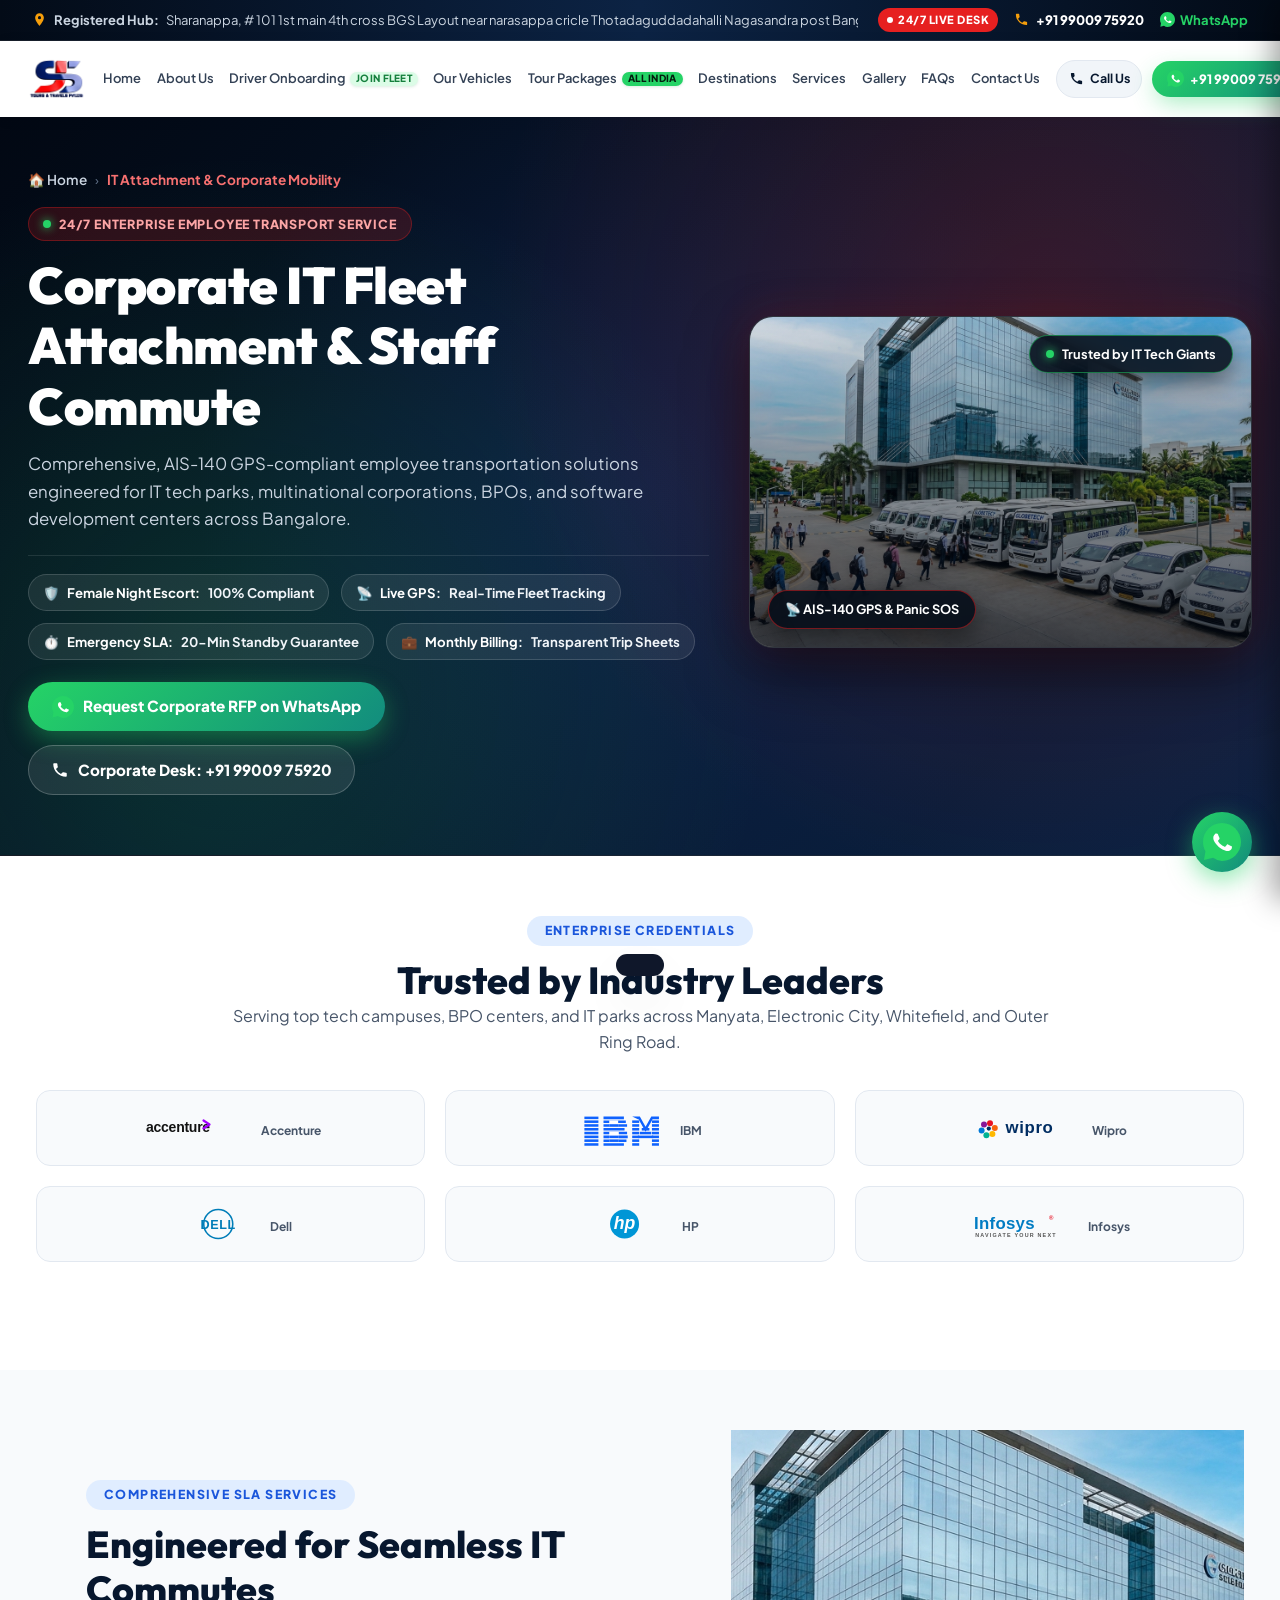
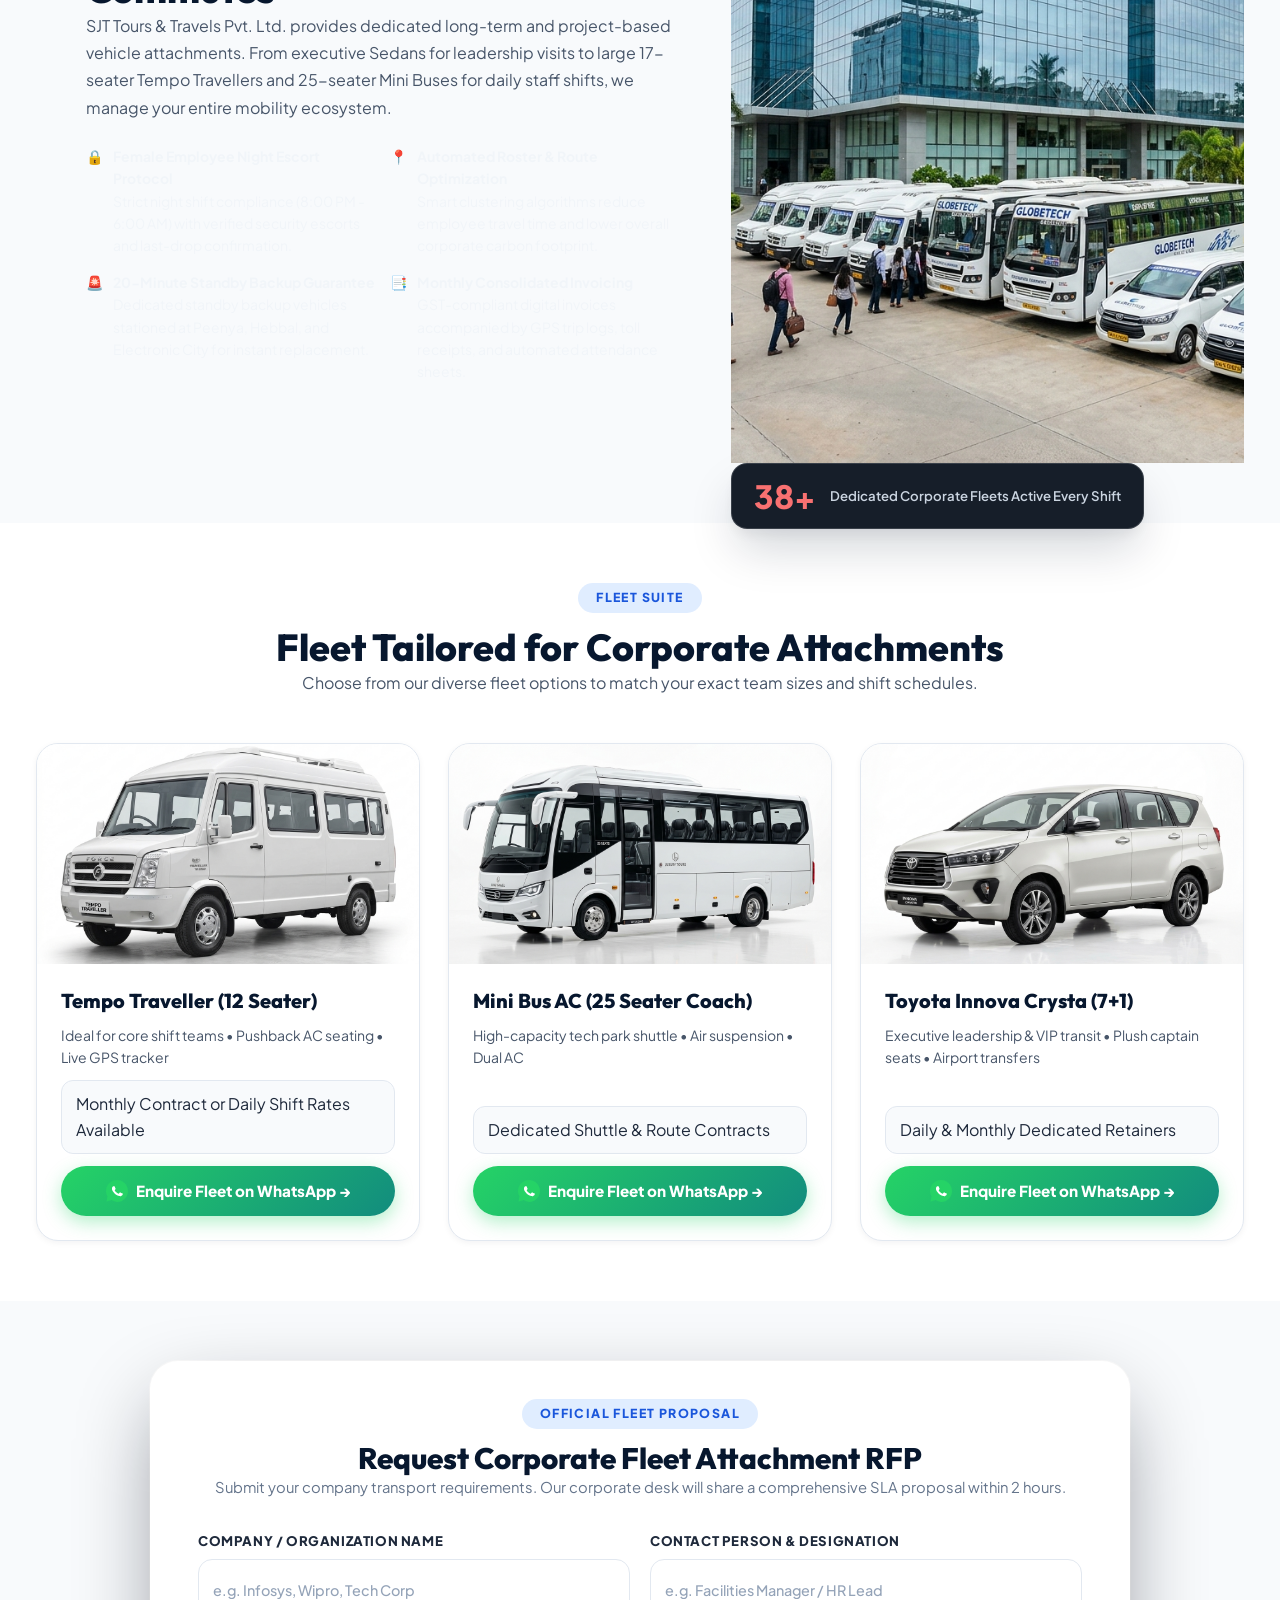
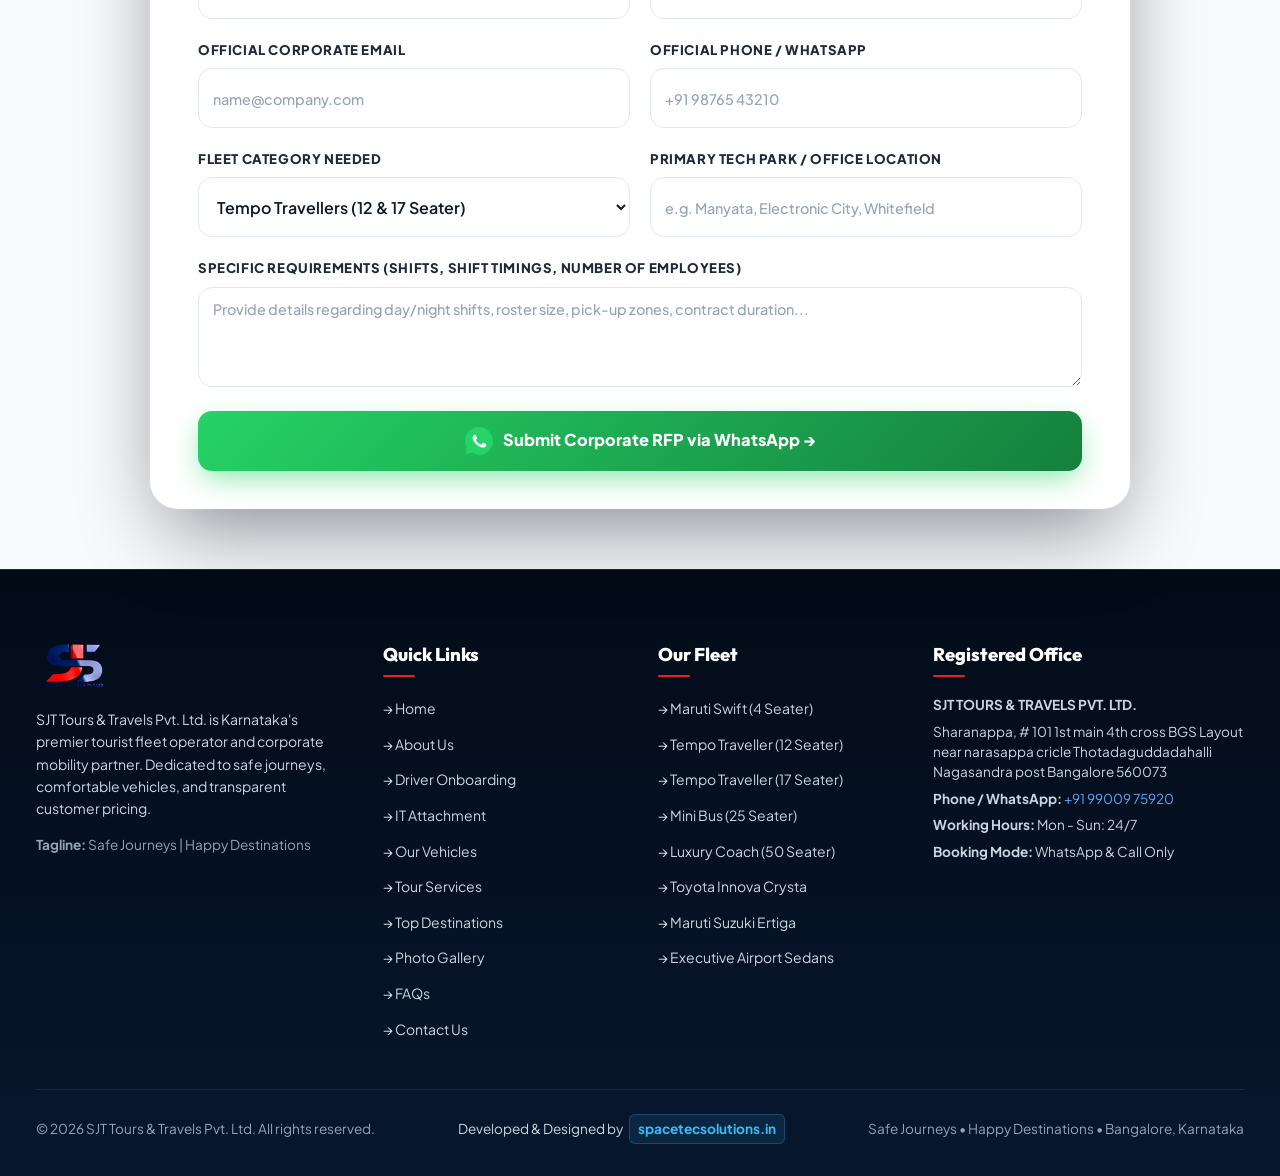
<file: corporate.html>
<!DOCTYPE html>
<html lang="en">
<head>
  <meta charset="UTF-8">
  <meta name="viewport" content="width=device-width, initial-scale=1.0, maximum-scale=5.0, viewport-fit=cover">
  <link rel="icon" type="image/png" href="assets/logos/sjt_logo.png">
  <link rel="shortcut icon" href="favicon.ico" type="image/x-icon">
  <title>Corporate IT Attachment &amp; Employee Transport | SJT Tours &amp; Travels Pvt. Ltd.</title>
  <meta name="description" content="SJT Tours & Travels Pvt. Ltd. provides dedicated IT Company vehicle attachment and employee transport services in Bangalore. Trusted by Accenture, IBM, Wipro, Dell, HP, Infosys. 24/7 night escort, live GPS, AIS-140 compliance.">
  <meta name="keywords" content="IT company vehicle attachment Bangalore, employee transport services, corporate cab attachment Bangalore, Manyata tech park cab attachment, Electronic city tempo traveller attachment">
  <link rel="canonical" href="https://www.sjttravels.com/corporate.html">
  

  <!-- OpenGraph -->
  <meta property="og:title" content="Corporate IT Fleet Attachment | SJT Tours & Travels Pvt. Ltd.">
  <meta property="og:description" content="Dedicated 24/7 corporate fleet attachment for IT companies in Manyata, Electronic City, Whitefield, and ORR. Compliant, GPS-tracked, female night escort protocols.">
  <meta property="og:url" content="https://www.sjttravels.com/corporate.html">
  <meta property="og:type" content="website">

  <!-- Fonts & Stylesheet -->
  <link rel="preconnect" href="https://fonts.googleapis.com">
  <link rel="preconnect" href="https://fonts.gstatic.com" crossorigin>
  <link href="https://fonts.googleapis.com/css2?family=Plus+Jakarta+Sans:wght@400;500;600;700;800&family=Outfit:wght@500;600;700;800;900&display=swap" rel="stylesheet">
  <link rel="stylesheet" href="styles.css">
</head>
<body>

  <!-- ==========================================================================
       MOBILE SLIDE-OUT NAVIGATION DRAWER
       ========================================================================== -->
  <div class="mobile-drawer-overlay" id="mobileDrawerOverlay"></div>
  <aside class="mobile-nav-drawer" id="mobileNavDrawer" aria-label="Mobile Navigation Drawer">
    <div class="drawer-header">
      <img src="assets/logos/sjt_logo.png" alt="SJT Tours and Travels" class="drawer-logo-img">
      <button type="button" class="drawer-close-btn" id="drawerCloseBtn" aria-label="Close menu">&times;</button>
    </div>
    <div class="drawer-body">
      <nav class="drawer-nav-links">
        <a href="index.html" class="drawer-nav-item">🏠 Home</a>
        <a href="about.html" class="drawer-nav-item">ℹ️ About Us</a>
        <a href="driver-onboarding.html" class="drawer-nav-item">🚖 Driver Onboarding</a>
        <a href="vehicles.html" class="drawer-nav-item">🚐 Our Vehicles &amp; Rates</a>
        <a href="packages.html" class="drawer-nav-item">🎒 All India Tour Packages <span class="badge-driver-tag" style="background:#25d366;color:#031c0e;margin-left:auto;">28 States</span></a>
        <a href="destinations.html" class="drawer-nav-item">🌄 Popular Destinations</a>
        <a href="services.html" class="drawer-nav-item">🛣️ Travel Services</a>
        <a href="gallery.html" class="drawer-nav-item">📸 Photo Gallery</a>
        <a href="faq.html" class="drawer-nav-item">❓ FAQs</a>
        <a href="contact.html" class="drawer-nav-item">📞 Contact Operations Desk</a>
      </nav>
      <div class="drawer-cta-pane">
        <a href="tel:+919900975920" class="drawer-btn call">
          <svg style="width:18px;height:18px;" viewBox="0 0 24 24" fill="currentColor"><path d="M6.62 10.79a15.053 15.053 0 006.59 6.59l2.2-2.2c.27-.27.67-.36 1.02-.24 1.12.37 2.33.57 3.57.57.55 0 1 .45 1 1V20c0 .55-.45 1-1 1-9.39 0-17-7.61-17-17 0-.55.45-1 1-1h3.5c.55 0 1 .45 1 1 0 1.25.2 2.45.57 3.57.11.35.03.74-.25 1.02l-2.2 2.2z"/></svg>
          Call +91 99009 75920
        </a>
        <a href="https://wa.me/919900975920?text=Hello%20SJT%20Travels,%20we%20are%20interested%20in%20IT%20Company%20fleet%20attachment" target="_blank" rel="noopener" class="drawer-btn whatsapp">
          <svg class="wa-icon-official" viewBox="0 0 32 32" fill="none" xmlns="http://www.w3.org/2000/svg"><path fill="#25D366" d="M16 0C7.163 0 0 7.163 0 16c0 2.825.738 5.488 2.05 7.8L.8 31.2l7.65-1.988A15.93 15.93 0 0 0 16 32c8.837 0 16-7.163 16-16S24.837 0 16 0z"/><path fill="#ffffff" fill-rule="evenodd" clip-rule="evenodd" d="M23.6 19.35c-.388-.194-2.288-1.125-2.644-1.256-.356-.131-.613-.194-.875.194-.256.388-1.006 1.256-1.231 1.513-.225.256-.45.288-.838.094-.388-.194-1.637-.6-3.119-1.919-1.15-1.025-1.925-2.288-2.15-2.675-.225-.388-.025-.6.169-.794.175-.175.388-.45.581-.675.194-.225.256-.388.388-.644.131-.256.063-.481-.031-.675-.094-.194-.875-2.106-1.2-2.888-.319-.762-.644-.656-.875-.669-.225-.013-.481-.013-.738-.013-.256 0-.675.094-1.025.481-.356.388-1.356 1.325-1.356 3.231 0 1.906 1.388 3.75 1.581 4.006.194.256 2.731 4.169 6.619 5.844.925.4 1.644.638 2.206.819.931.294 1.775.25 2.444.15.75-.113 2.288-.938 2.613-1.844.325-.906.325-1.681.225-1.844-.094-.162-.35-.256-.738-.45z"/></svg>
          Corporate WhatsApp Desk
        </a>
        <div class="drawer-office-info">
          <strong>Registered Hub:</strong><br>
          Sharanappa, # 101 1st main 4th cross BGS Layout near narasappa cricle Thotadaguddadahalli Nagasandra post Bangalore 560073
        </div>
      </div>
    </div>
  </aside>

  <!-- ==========================================================================
       TOP ANNOUNCEMENT BAR
       ========================================================================== -->
    <aside class="top-notice-bar" aria-label="Office Location and 24/7 Operations">
    <div class="top-notice-inner">
      <div class="top-notice-left">
        <span class="top-notice-item notice-address" title="Sharanappa, # 101 1st main 4th cross BGS Layout near narasappa cricle Thotadaguddadahalli Nagasandra post Bangalore 560073">
          <svg viewBox="0 0 24 24" fill="currentColor"><path d="M12 2C8.13 2 5 5.13 5 9c0 5.25 7 13 7 13s7-7.75 7-13c0-3.87-3.13-7-7-7zm0 9.5a2.5 2.5 0 110-5 2.5 2.5 0 010 5z"/></svg>
          <strong>Registered Hub:</strong> Sharanappa, # 101 1st main 4th cross BGS Layout near narasappa cricle Thotadaguddadahalli Nagasandra post Bangalore 560073
        </span>
      </div>
      <div class="top-notice-right">
        <span class="badge-247-live">24/7 Live Desk</span>
        <span class="top-notice-item">
          <svg viewBox="0 0 24 24" fill="currentColor"><path d="M20 15.5c-1.2 0-2.4-.2-3.6-.6-.3-.1-.7 0-1 .2l-2.2 2.2c-2.8-1.5-5.1-3.8-6.6-6.6l2.2-2.2c.3-.3.4-.7.2-1-.4-1.2-.6-2.4-.6-3.6 0-.5-.5-1-1-1H4c-.5 0-1 .5-1 1 0 9.4 7.6 17 17 17 .5 0 1-.5 1-1v-3.5c0-.5-.5-1-1-1z"/></svg>
          <a href="tel:+919900975920" style="color: #ffffff; font-weight: 800; text-decoration: none;">+91 99009 75920</a>
        </span>
        <span class="top-notice-item">
          <a href="https://wa.me/919900975920?text=Hi%20SJT%20Travels" target="_blank" rel="noopener" style="color: #25D366; font-weight: 700; text-decoration: none; display: inline-flex; align-items: center; gap: 5px;">
            <svg class="wa-icon-official" style="width:15px;height:15px;" viewBox="0 0 32 32" fill="none" xmlns="http://www.w3.org/2000/svg"><path fill="#25D366" d="M16 0C7.163 0 0 7.163 0 16c0 2.825.738 5.488 2.05 7.8L.8 31.2l7.65-1.988A15.93 15.93 0 0 0 16 32c8.837 0 16-7.163 16-16S24.837 0 16 0z"/><path fill="#ffffff" fill-rule="evenodd" clip-rule="evenodd" d="M23.6 19.35c-.388-.194-2.288-1.125-2.644-1.256-.356-.131-.613-.194-.875.194-.256.388-1.006 1.256-1.231 1.513-.225.256-.45.288-.838.094-.388-.194-1.637-.6-3.119-1.919-1.15-1.025-1.925-2.288-2.15-2.675-.225-.388-.025-.6.169-.794.175-.175.388-.45.581-.675.194-.225.256-.388.388-.644.131-.256.063-.481-.031-.675-.094-.194-.875-2.106-1.2-2.888-.319-.762-.644-.656-.875-.669-.225-.013-.481-.013-.738-.013-.256 0-.675.094-1.025.481-.356.388-1.356 1.325-1.356 3.231 0 1.906 1.388 3.75 1.581 4.006.194.256 2.731 4.169 6.619 5.844.925.4 1.644.638 2.206.819.931.294 1.775.25 2.444.15.75-.113 2.288-.938 2.613-1.844.325-.906.325-1.681.225-1.844-.094-.162-.35-.256-.738-.45z"/></svg>
            <span>WhatsApp</span>
          </a>
        </span>
      </div>
    </div>
  </aside>

  <!-- ==========================================================================
       MAIN NAVIGATION HEADER
       ========================================================================== -->
  <header class="site-header" id="siteHeader">
    <div class="header-inner">
      <a href="index.html" class="brand-logo-wrap" title="SJT Tours & Travels Pvt. Ltd. Home">
        <img src="assets/logos/sjt_logo.png" alt="SJT Tours & Travels Pvt. Ltd. Official Logo" class="brand-logo-img">
      </a>

      <nav class="desktop-nav" id="desktopNav" aria-label="Main Navigation">
        <a href="index.html" class="nav-link">Home</a>
        <a href="about.html" class="nav-link">About Us</a>
        <a href="driver-onboarding.html" class="nav-link">Driver Onboarding <span class="badge-driver-tag">Join Fleet</span></a>
        <a href="vehicles.html" class="nav-link">Our Vehicles</a>
        <a href="packages.html" class="nav-link">Tour Packages <span class="badge-driver-tag" style="background:#25d366;color:#031c0e;">All India</span></a>
        <a href="destinations.html" class="nav-link">Destinations</a>
        <a href="services.html" class="nav-link">Services</a>
        <a href="gallery.html" class="nav-link">Gallery</a>
        <a href="faq.html" class="nav-link">FAQs</a>
        <a href="contact.html" class="nav-link">Contact Us</a>
      </nav>

      <div class="header-actions">
        <a href="tel:+919900975920" class="btn-header-call" title="Call Operations Desk">
          <svg viewBox="0 0 24 24"><path d="M6.62 10.79a15.053 15.053 0 006.59 6.59l2.2-2.2c.27-.27.67-.36 1.02-.24 1.12.37 2.33.57 3.57.57.55 0 1 .45 1 1V20c0 .55-.45 1-1 1-9.39 0-17-7.61-17-17 0-.55.45-1 1-1h3.5c.55 0 1 .45 1 1 0 1.25.2 2.45.57 3.57.11.35.03.74-.25 1.02l-2.2 2.2z"/></svg>
          <span>Call Us</span>
        </a>
        <a href="https://wa.me/919900975920?text=Hi%20SJT%20Travels,%20we%20want%20to%20discuss%20IT%20Company%20vehicle%20attachment" target="_blank" rel="noopener" class="btn-header-whatsapp" title="Chat on WhatsApp">
          <svg class="wa-icon-official" viewBox="0 0 32 32" fill="none" xmlns="http://www.w3.org/2000/svg"><path fill="#25D366" d="M16 0C7.163 0 0 7.163 0 16c0 2.825.738 5.488 2.05 7.8L.8 31.2l7.65-1.988A15.93 15.93 0 0 0 16 32c8.837 0 16-7.163 16-16S24.837 0 16 0z"/><path fill="#ffffff" fill-rule="evenodd" clip-rule="evenodd" d="M23.6 19.35c-.388-.194-2.288-1.125-2.644-1.256-.356-.131-.613-.194-.875.194-.256.388-1.006 1.256-1.231 1.513-.225.256-.45.288-.838.094-.388-.194-1.637-.6-3.119-1.919-1.15-1.025-1.925-2.288-2.15-2.675-.225-.388-.025-.6.169-.794.175-.175.388-.45.581-.675.194-.225.256-.388.388-.644.131-.256.063-.481-.031-.675-.094-.194-.875-2.106-1.2-2.888-.319-.762-.644-.656-.875-.669-.225-.013-.481-.013-.738-.013-.256 0-.675.094-1.025.481-.356.388-1.356 1.325-1.356 3.231 0 1.906 1.388 3.75 1.581 4.006.194.256 2.731 4.169 6.619 5.844.925.4 1.644.638 2.206.819.931.294 1.775.25 2.444.15.75-.113 2.288-.938 2.613-1.844.325-.906.325-1.681.225-1.844-.094-.162-.35-.256-.738-.45z"/></svg>
          <span>+91 99009 75920</span>
        </a>
        <button class="mobile-toggle-btn" id="mobileToggleBtn" aria-label="Toggle navigation menu">
          ☰
        </button>
      </div>
    </div>
  </header>

  <main>
    <!-- ==========================================================================
         SUBPAGE HERO: CORPORATE IT ATTACHMENT (ANIMATED BANNER)
         ========================================================================== -->
    <section class="subpage-hero">
      <div class="subpage-hero-inner">
        <div class="subpage-banner-grid">
          
          <!-- Content Left Column -->
          <div class="subpage-banner-content">
            <nav class="breadcrumb-nav" aria-label="Breadcrumb">
              <a href="index.html" class="breadcrumb-link">🏠 Home</a>
              <span class="breadcrumb-separator">&rsaquo;</span>
              <span class="breadcrumb-current">IT Attachment &amp; Corporate Mobility</span>
            </nav>
            
            <div class="subpage-badge">
              <span class="pulse-dot-green"></span>
              24/7 Enterprise Employee Transport Service
            </div>
            <h1 class="subpage-title">Corporate IT Fleet Attachment &amp; Staff Commute</h1>
            <p class="subpage-subtitle">
              Comprehensive, AIS-140 GPS-compliant employee transportation solutions engineered for IT tech parks, multinational corporations, BPOs, and software development centers across Bangalore.
            </p>

            <div class="subpage-quick-stats">
              <div class="subpage-stat-chip">
                <span>🛡️</span> <strong>Female Night Escort:</strong> 100% Compliant
              </div>
              <div class="subpage-stat-chip">
                <span>📡</span> <strong>Live GPS:</strong> Real-Time Fleet Tracking
              </div>
              <div class="subpage-stat-chip">
                <span>⏱️</span> <strong>Emergency SLA:</strong> 20-Min Standby Guarantee
              </div>
              <div class="subpage-stat-chip">
                <span>💼</span> <strong>Monthly Billing:</strong> Transparent Trip Sheets
              </div>
            </div>

            <div class="subpage-banner-actions">
              <a href="https://wa.me/919900975920?text=Hi%20SJT%20Corporate%20Desk,%20we%20would%20like%20to%20request%20an%20RFP%20for%20employee%20transportation" target="_blank" rel="noopener" class="subpage-btn-wa">
                <svg class="wa-icon-official" style="width:22px;height:22px;" viewBox="0 0 32 32" fill="none" xmlns="http://www.w3.org/2000/svg"><path fill="#25D366" d="M16 0C7.163 0 0 7.163 0 16c0 2.825.738 5.488 2.05 7.8L.8 31.2l7.65-1.988A15.93 15.93 0 0 0 16 32c8.837 0 16-7.163 16-16S24.837 0 16 0z"/><path fill="#ffffff" fill-rule="evenodd" clip-rule="evenodd" d="M23.6 19.35c-.388-.194-2.288-1.125-2.644-1.256-.356-.131-.613-.194-.875.194-.256.388-1.006 1.256-1.231 1.513-.225.256-.45.288-.838.094-.388-.194-1.637-.6-3.119-1.919-1.15-1.025-1.925-2.288-2.15-2.675-.225-.388-.025-.6.169-.794.175-.175.388-.45.581-.675.194-.225.256-.388.388-.644.131-.256.063-.481-.031-.675-.094-.194-.875-2.106-1.2-2.888-.319-.762-.644-.656-.875-.669-.225-.013-.481-.013-.738-.013-.256 0-.675.094-1.025.481-.356.388-1.356 1.325-1.356 3.231 0 1.906 1.388 3.75 1.581 4.006.194.256 2.731 4.169 6.619 5.844.925.4 1.644.638 2.206.819.931.294 1.775.25 2.444.15.75-.113 2.288-.938 2.613-1.844.325-.906.325-1.681.225-1.844-.094-.162-.35-.256-.738-.45z"/></svg>
                <span>Request Corporate RFP on WhatsApp</span>
              </a>
              <a href="tel:+919900975920" class="subpage-btn-call">
                <svg style="width:18px;height:18px;" viewBox="0 0 24 24" fill="currentColor"><path d="M6.62 10.79a15.053 15.053 0 006.59 6.59l2.2-2.2c.27-.27.67-.36 1.02-.24 1.12.37 2.33.57 3.57.57.55 0 1 .45 1 1V20c0 .55-.45 1-1 1-9.39 0-17-7.61-17-17 0-.55.45-1 1-1h3.5c.55 0 1 .45 1 1 0 1.25.2 2.45.57 3.57.11.35.03.74-.25 1.02l-2.2 2.2z"/></svg>
                <span>Corporate Desk: +91 99009 75920</span>
              </a>
            </div>
          </div>

          <!-- Animated Visual Banner Card Right Column -->
          <div class="subpage-banner-visual">
            <div class="subpage-visual-card">
              <div class="subpage-visual-media">
                <img src="assets/corporate_it_fleet.jpg" alt="Dedicated IT Company Attachment Fleet Bangalore" loading="eager">
                <div class="subpage-visual-overlay"></div>
                <div class="subpage-sheen-sweep"></div>
                
                <!-- Floating Animated Badges -->
                <div class="floating-banner-badge badge-top-right">
                  <span class="pulse-dot-green"></span>
                  <span>Trusted by IT Tech Giants</span>
                </div>
                
                <div class="floating-banner-badge badge-bottom-left">
                  <span>📡 AIS-140 GPS &amp; Panic SOS</span>
                </div>
              </div>
            </div>
          </div>

        </div>
      </div>
    </section>

    <!-- ==========================================================================
         CORPORATE TRUST LOGOS SECTION
         ========================================================================== -->
    <section class="section-spacing bg-white">
      <div class="container">
        <div class="text-center" style="max-width: 820px; margin: 0 auto 36px auto;">
          <div class="section-badge-pill">ENTERPRISE CREDENTIALS</div>
          <h2 class="section-title-unified">Trusted by Industry Leaders</h2>
          <p class="section-subtitle-unified">Serving top tech campuses, BPO centers, and IT parks across Manyata, Electronic City, Whitefield, and Outer Ring Road.</p>
        </div>

        <div class="corporate-logos-strip reveal">
          <div class="corp-logo-box" title="Accenture Corporate Transport">
            <img src="assets/logos/accenture.svg" alt="Accenture Corporate Partner Logo" class="corp-logo-svg">
            <span class="corp-logo-label">Accenture</span>
          </div>
          <div class="corp-logo-box" title="IBM Employee Mobility">
            <img src="assets/logos/ibm.svg" alt="IBM Corporate Partner Logo" class="corp-logo-svg">
            <span class="corp-logo-label">IBM</span>
          </div>
          <div class="corp-logo-box" title="Wipro Technologies Transport">
            <img src="assets/logos/wipro.svg" alt="Wipro Corporate Partner Logo" class="corp-logo-svg">
            <span class="corp-logo-label">Wipro</span>
          </div>
          <div class="corp-logo-box" title="Dell Technologies Fleet Partner">
            <img src="assets/logos/dell.svg" alt="Dell Corporate Partner Logo" class="corp-logo-svg">
            <span class="corp-logo-label">Dell</span>
          </div>
          <div class="corp-logo-box" title="HP Enterprise Logistics">
            <img src="assets/logos/hp.svg" alt="HP Corporate Partner Logo" class="corp-logo-svg">
            <span class="corp-logo-label">HP</span>
          </div>
          <div class="corp-logo-box" title="Infosys Campus Transport">
            <img src="assets/logos/infosys.svg" alt="Infosys Corporate Partner Logo" class="corp-logo-svg">
            <span class="corp-logo-label">Infosys</span>
          </div>
        </div>
      </div>
    </section>

    <!-- ==========================================================================
         CORPORATE MOBILITY PILLARS
         ========================================================================== -->
    <section class="section-spacing bg-slate-50">
      <div class="container">
        <div class="it-showcase-grid reveal">
          
          <div class="it-showcase-text-pane">
            <div class="section-badge-pill">COMPREHENSIVE SLA SERVICES</div>
            <h2 class="section-title-unified">Engineered for Seamless IT Commutes</h2>
            <p style="color: var(--slate-600); line-height: 1.7; margin-bottom: 24px;">
              SJT Tours &amp; Travels Pvt. Ltd. provides dedicated long-term and project-based vehicle attachments. From executive Sedans for leadership visits to large 17-seater Tempo Travellers and 25-seater Mini Buses for daily staff shifts, we manage your entire mobility ecosystem.
            </p>

            <div class="it-bullets-grid">
              <div class="it-bullet-item">
                <div class="it-bullet-icon">🔒</div>
                <div>
                  <strong>Female Employee Night Escort Protocol</strong>
                  <p>Strict night shift compliance (8:00 PM - 6:00 AM) with verified security escorts and last-drop confirmation.</p>
                </div>
              </div>
              <div class="it-bullet-item">
                <div class="it-bullet-icon">📍</div>
                <div>
                  <strong>Automated Roster &amp; Route Optimization</strong>
                  <p>Smart clustering algorithms reduce employee travel time and lower overall corporate carbon footprint.</p>
                </div>
              </div>
              <div class="it-bullet-item">
                <div class="it-bullet-icon">🚨</div>
                <div>
                  <strong>20-Minute Standby Backup Guarantee</strong>
                  <p>Dedicated standby backup vehicles stationed at Peenya, Hebbal, and Electronic City for instant replacement.</p>
                </div>
              </div>
              <div class="it-bullet-item">
                <div class="it-bullet-icon">📑</div>
                <div>
                  <strong>Monthly Consolidated Invoicing</strong>
                  <p>GST-compliant digital invoices accompanied by GPS trip logs, toll receipts, and automated attendance sheets.</p>
                </div>
              </div>
            </div>
          </div>

          <div class="it-showcase-media-pane">
            <img src="assets/corporate_it_fleet.jpg" alt="Corporate Fleet Attachment in Bangalore" class="it-feature-img">
            <div class="it-floating-stat-box">
              <span class="stat-large">38+</span>
              <span class="stat-text">Dedicated Corporate Fleets Active Every Shift</span>
            </div>
          </div>

        </div>
      </div>
    </section>

    <!-- ==========================================================================
         CORPORATE FLEET OPTIONS
         ========================================================================== -->
    <section class="section-spacing bg-white">
      <div class="container">
        <div class="text-center" style="max-width: 820px; margin: 0 auto 48px auto;">
          <div class="section-badge-pill">FLEET SUITE</div>
          <h2 class="section-title-unified">Fleet Tailored for Corporate Attachments</h2>
          <p class="section-subtitle-unified">Choose from our diverse fleet options to match your exact team sizes and shift schedules.</p>
        </div>

        <div class="vehicles-deck-grid reveal">
          
          <div class="vehicle-card-box">
            <img src="assets/vehicles/tempo.jpg" alt="Tempo Traveller 12 Seater Corporate" class="v-card-img">
            <div class="v-card-body">
              <h3 class="v-card-title">Tempo Traveller (12 Seater)</h3>
              <p class="v-card-meta">Ideal for core shift teams • Pushback AC seating • Live GPS tracker</p>
              <div class="v-card-pricing-badge">
                <span>Monthly Contract or Daily Shift Rates Available</span>
              </div>
              <a href="https://wa.me/919900975920?text=Hi%20SJT,%20we%20need%20Tempo%20Traveller%2012%20Seater%20for%20corporate%20IT%20attachment" target="_blank" rel="noopener" class="v-card-wa-btn">
                <svg class="wa-icon-official" viewBox="0 0 32 32" fill="none" xmlns="http://www.w3.org/2000/svg"><path fill="#25D366" d="M16 0C7.163 0 0 7.163 0 16c0 2.825.738 5.488 2.05 7.8L.8 31.2l7.65-1.988A15.93 15.93 0 0 0 16 32c8.837 0 16-7.163 16-16S24.837 0 16 0z"/><path fill="#ffffff" fill-rule="evenodd" clip-rule="evenodd" d="M23.6 19.35c-.388-.194-2.288-1.125-2.644-1.256-.356-.131-.613-.194-.875.194-.256.388-1.006 1.256-1.231 1.513-.225.256-.45.288-.838.094-.388-.194-1.637-.6-3.119-1.919-1.15-1.025-1.925-2.288-2.15-2.675-.225-.388-.025-.6.169-.794.175-.175.388-.45.581-.675.194-.225.256-.388.388-.644.131-.256.063-.481-.031-.675-.094-.194-.875-2.106-1.2-2.888-.319-.762-.644-.656-.875-.669-.225-.013-.481-.013-.738-.013-.256 0-.675.094-1.025.481-.356.388-1.356 1.325-1.356 3.231 0 1.906 1.388 3.75 1.581 4.006.194.256 2.731 4.169 6.619 5.844.925.4 1.644.638 2.206.819.931.294 1.775.25 2.444.15.75-.113 2.288-.938 2.613-1.844.325-.906.325-1.681.225-1.844-.094-.162-.35-.256-.738-.45z"/></svg>
                <span>Enquire Fleet on WhatsApp &rarr;</span>
              </a>
            </div>
          </div>

          <div class="vehicle-card-box">
            <img src="assets/vehicles/minibus.jpg" alt="Mini Bus 25 Seater Corporate" class="v-card-img">
            <div class="v-card-body">
              <h3 class="v-card-title">Mini Bus AC (25 Seater Coach)</h3>
              <p class="v-card-meta">High-capacity tech park shuttle • Air suspension • Dual AC</p>
              <div class="v-card-pricing-badge">
                <span>Dedicated Shuttle &amp; Route Contracts</span>
              </div>
              <a href="https://wa.me/919900975920?text=Hi%20SJT,%20we%20need%2025%20Seater%20Mini%20Bus%20for%20corporate%20attachment" target="_blank" rel="noopener" class="v-card-wa-btn">
                <svg class="wa-icon-official" viewBox="0 0 32 32" fill="none" xmlns="http://www.w3.org/2000/svg"><path fill="#25D366" d="M16 0C7.163 0 0 7.163 0 16c0 2.825.738 5.488 2.05 7.8L.8 31.2l7.65-1.988A15.93 15.93 0 0 0 16 32c8.837 0 16-7.163 16-16S24.837 0 16 0z"/><path fill="#ffffff" fill-rule="evenodd" clip-rule="evenodd" d="M23.6 19.35c-.388-.194-2.288-1.125-2.644-1.256-.356-.131-.613-.194-.875.194-.256.388-1.006 1.256-1.231 1.513-.225.256-.45.288-.838.094-.388-.194-1.637-.6-3.119-1.919-1.15-1.025-1.925-2.288-2.15-2.675-.225-.388-.025-.6.169-.794.175-.175.388-.45.581-.675.194-.225.256-.388.388-.644.131-.256.063-.481-.031-.675-.094-.194-.875-2.106-1.2-2.888-.319-.762-.644-.656-.875-.669-.225-.013-.481-.013-.738-.013-.256 0-.675.094-1.025.481-.356.388-1.356 1.325-1.356 3.231 0 1.906 1.388 3.75 1.581 4.006.194.256 2.731 4.169 6.619 5.844.925.4 1.644.638 2.206.819.931.294 1.775.25 2.444.15.75-.113 2.288-.938 2.613-1.844.325-.906.325-1.681.225-1.844-.094-.162-.35-.256-.738-.45z"/></svg>
                <span>Enquire Fleet on WhatsApp &rarr;</span>
              </a>
            </div>
          </div>

          <div class="vehicle-card-box">
            <img src="assets/vehicles/innova.jpg" alt="Toyota Innova Crysta Corporate" class="v-card-img">
            <div class="v-card-body">
              <h3 class="v-card-title">Toyota Innova Crysta (7+1)</h3>
              <p class="v-card-meta">Executive leadership &amp; VIP transit • Plush captain seats • Airport transfers</p>
              <div class="v-card-pricing-badge">
                <span>Daily &amp; Monthly Dedicated Retainers</span>
              </div>
              <a href="https://wa.me/919900975920?text=Hi%20SJT,%20we%20need%20Innova%20Crysta%20for%20executive%20corporate%20attachment" target="_blank" rel="noopener" class="v-card-wa-btn">
                <svg class="wa-icon-official" viewBox="0 0 32 32" fill="none" xmlns="http://www.w3.org/2000/svg"><path fill="#25D366" d="M16 0C7.163 0 0 7.163 0 16c0 2.825.738 5.488 2.05 7.8L.8 31.2l7.65-1.988A15.93 15.93 0 0 0 16 32c8.837 0 16-7.163 16-16S24.837 0 16 0z"/><path fill="#ffffff" fill-rule="evenodd" clip-rule="evenodd" d="M23.6 19.35c-.388-.194-2.288-1.125-2.644-1.256-.356-.131-.613-.194-.875.194-.256.388-1.006 1.256-1.231 1.513-.225.256-.45.288-.838.094-.388-.194-1.637-.6-3.119-1.919-1.15-1.025-1.925-2.288-2.15-2.675-.225-.388-.025-.6.169-.794.175-.175.388-.45.581-.675.194-.225.256-.388.388-.644.131-.256.063-.481-.031-.675-.094-.194-.875-2.106-1.2-2.888-.319-.762-.644-.656-.875-.669-.225-.013-.481-.013-.738-.013-.256 0-.675.094-1.025.481-.356.388-1.356 1.325-1.356 3.231 0 1.906 1.388 3.75 1.581 4.006.194.256 2.731 4.169 6.619 5.844.925.4 1.644.638 2.206.819.931.294 1.775.25 2.444.15.75-.113 2.288-.938 2.613-1.844.325-.906.325-1.681.225-1.844-.094-.162-.35-.256-.738-.45z"/></svg>
                <span>Enquire Fleet on WhatsApp &rarr;</span>
              </a>
            </div>
          </div>

        </div>
      </div>
    </section>

    <!-- ==========================================================================
         CORPORATE RFP / QUOTE REQUEST FORM
         ========================================================================== -->
    <section class="section-spacing bg-slate-50">
      <div class="container">
        <div class="booking-dock-card reveal" style="max-width: 980px; margin: 0 auto;">
          <div class="text-center" style="margin-bottom: 30px;">
            <div class="section-badge-pill">OFFICIAL FLEET PROPOSAL</div>
            <h2 class="dock-main-heading">Request Corporate Fleet Attachment RFP</h2>
            <p class="dock-subtext">Submit your company transport requirements. Our corporate desk will share a comprehensive SLA proposal within 2 hours.</p>
          </div>

          <form id="corporateRfpForm">
            <div class="responsive-form-grid-2" style="gap: 20px;">
              <div class="field-cell">
                <label class="cell-label" for="corpCompanyName">Company / Organization Name</label>
                <input type="text" id="corpCompanyName" class="cell-input" placeholder="e.g. Infosys, Wipro, Tech Corp" required>
              </div>

              <div class="field-cell">
                <label class="cell-label" for="corpContactPerson">Contact Person &amp; Designation</label>
                <input type="text" id="corpContactPerson" class="cell-input" placeholder="e.g. Facilities Manager / HR Lead" required>
              </div>

              <div class="field-cell">
                <label class="cell-label" for="corpOfficialEmail">Official Corporate Email</label>
                <input type="email" id="corpOfficialEmail" class="cell-input" placeholder="name@company.com" required>
              </div>

              <div class="field-cell">
                <label class="cell-label" for="corpPhoneNum">Official Phone / WhatsApp</label>
                <input type="tel" id="corpPhoneNum" class="cell-input" placeholder="+91 98765 43210" required>
              </div>

              <div class="field-cell">
                <label class="cell-label" for="corpVehicleType">Fleet Category Needed</label>
                <select id="corpVehicleType" class="cell-select">
                  <option value="Tempo Traveller 12/17 Seater" selected>Tempo Travellers (12 &amp; 17 Seater)</option>
                  <option value="Mini Bus 21/25 Seater">Mini Buses (21 &amp; 25 Seater)</option>
                  <option value="Executive Cabs (Innova/Etios)">Executive Cabs (Innova Crysta / Etios)</option>
                  <option value="Mixed Large Fleet (5+ Vehicles)">Mixed Large Fleet (5+ Vehicles)</option>
                </select>
              </div>

              <div class="field-cell">
                <label class="cell-label" for="corpLocationHub">Primary Tech Park / Office Location</label>
                <input type="text" id="corpLocationHub" class="cell-input" placeholder="e.g. Manyata, Electronic City, Whitefield" required>
              </div>
            </div>

            <div class="field-cell" style="margin-top: 20px;">
              <label class="cell-label" for="corpRequirements">Specific Requirements (Shifts, Shift Timings, Number of Employees)</label>
              <textarea id="corpRequirements" class="cell-input textarea-field" placeholder="Provide details regarding day/night shifts, roster size, pick-up zones, contract duration..." required></textarea>
            </div>

            <div style="margin-top: 24px;">
              <button type="submit" class="btn-whatsapp-submit">
                <svg class="wa-icon-official" viewBox="0 0 32 32" fill="none" xmlns="http://www.w3.org/2000/svg"><path fill="#25D366" d="M16 0C7.163 0 0 7.163 0 16c0 2.825.738 5.488 2.05 7.8L.8 31.2l7.65-1.988A15.93 15.93 0 0 0 16 32c8.837 0 16-7.163 16-16S24.837 0 16 0z"/><path fill="#ffffff" fill-rule="evenodd" clip-rule="evenodd" d="M23.6 19.35c-.388-.194-2.288-1.125-2.644-1.256-.356-.131-.613-.194-.875.194-.256.388-1.006 1.256-1.231 1.513-.225.256-.45.288-.838.094-.388-.194-1.637-.6-3.119-1.919-1.15-1.025-1.925-2.288-2.15-2.675-.225-.388-.025-.6.169-.794.175-.175.388-.45.581-.675.194-.225.256-.388.388-.644.131-.256.063-.481-.031-.675-.094-.194-.875-2.106-1.2-2.888-.319-.762-.644-.656-.875-.669-.225-.013-.481-.013-.738-.013-.256 0-.675.094-1.025.481-.356.388-1.356 1.325-1.356 3.231 0 1.906 1.388 3.75 1.581 4.006.194.256 2.731 4.169 6.619 5.844.925.4 1.644.638 2.206.819.931.294 1.775.25 2.444.15.75-.113 2.288-.938 2.613-1.844.325-.906.325-1.681.225-1.844-.094-.162-.35-.256-.738-.45z"/></svg>
                <span>Submit Corporate RFP via WhatsApp &rarr;</span>
              </button>
            </div>
          </form>
        </div>
      </div>
    </section>
  </main>

  <!-- ==========================================================================
       FOOTER
       ========================================================================== -->
  <footer class="site-footer">
    <div class="footer-container">
      <div class="footer-main-grid">
        <div>
          <img src="assets/logos/sjt_logo.png" alt="SJT Tours and Travels" class="footer-logo-img">
          <p class="footer-brand-desc">
            SJT Tours &amp; Travels Pvt. Ltd. is Karnataka's premier tourist fleet operator and corporate mobility partner. Dedicated to safe journeys, comfortable vehicles, and transparent customer pricing.
          </p>
          <div style="font-size: 0.85rem; color: #94a3b8;">
            <strong>Tagline:</strong> Safe Journeys | Happy Destinations
          </div>
        </div>

        <div>
          <h3 class="footer-col-head">Quick Links</h3>
          <ul class="footer-links-col">
            <li><a href="index.html">&rarr; Home</a></li>
            <li><a href="about.html">&rarr; About Us</a></li>
            <li><a href="driver-onboarding.html">&rarr; Driver Onboarding</a></li>
            <li><a href="corporate.html">&rarr; IT Attachment</a></li>
            <li><a href="vehicles.html">&rarr; Our Vehicles</a></li>
            <li><a href="services.html">&rarr; Tour Services</a></li>
            <li><a href="destinations.html">&rarr; Top Destinations</a></li>
            <li><a href="gallery.html">&rarr; Photo Gallery</a></li>
            <li><a href="faq.html">&rarr; FAQs</a></li>
            <li><a href="contact.html">&rarr; Contact Us</a></li>
          </ul>
        </div>

        <div>
          <h3 class="footer-col-head">Our Fleet</h3>
          <ul class="footer-links-col">
            <li><a href="vehicles.html">&rarr; Maruti Swift (4 Seater)</a></li>
            <li><a href="vehicles.html">&rarr; Tempo Traveller (12 Seater)</a></li>
            <li><a href="vehicles.html">&rarr; Tempo Traveller (17 Seater)</a></li>
            <li><a href="vehicles.html">&rarr; Mini Bus (25 Seater)</a></li>
            <li><a href="vehicles.html">&rarr; Luxury Coach (50 Seater)</a></li>
            <li><a href="vehicles.html">&rarr; Toyota Innova Crysta</a></li>
            <li><a href="vehicles.html">&rarr; Maruti Suzuki Ertiga</a></li>
            <li><a href="vehicles.html">&rarr; Executive Airport Sedans</a></li>
          </ul>
        </div>

        <div>
          <h3 class="footer-col-head">Registered Office</h3>
          <div class="footer-address-pane">
            <p><strong>SJT TOURS &amp; TRAVELS PVT. LTD.</strong></p>
            <p style="margin: 6px 0;">Sharanappa, # 101 1st main 4th cross BGS Layout near narasappa cricle Thotadaguddadahalli Nagasandra post Bangalore 560073</p>
            <p style="margin: 6px 0;"><strong>Phone / WhatsApp:</strong> <a href="tel:+919900975920" style="color: #60a5fa;">+91 99009 75920</a></p>
            <p style="margin: 6px 0;"><strong>Working Hours:</strong> Mon - Sun: 24/7</p>
            <p style="margin: 6px 0;"><strong>Booking Mode:</strong> WhatsApp &amp; Call Only</p>
          </div>
        </div>
      </div>

            <div class="footer-copyright-bar">
        <div>
          &copy; 2026 SJT Tours &amp; Travels Pvt. Ltd. All rights reserved.
        </div>
        <div class="footer-developer-credit">
          Developed &amp; Designed by <a href="https://spacetecsolutions.in/" target="_blank" rel="noopener" class="credit-link">spacetecsolutions.in</a>
        </div>
        <div>
          Safe Journeys &bull; Happy Destinations &bull; Bangalore, Karnataka
        </div>
      </div>
    </div>
  </footer>

  <!-- MOBILE BOTTOM STICKY ACTION BAR -->
  <nav class="mobile-sticky-bar" aria-label="Mobile Bottom Fast Actions">
    <a href="tel:+919900975920" class="mobile-action-btn call">
      <svg viewBox="0 0 24 24" fill="currentColor"><path d="M6.62 10.79a15.053 15.053 0 006.59 6.59l2.2-2.2c.27-.27.67-.36 1.02-.24 1.12.37 2.33.57 3.57.57.55 0 1 .45 1 1V20c0 .55-.45 1-1 1-9.39 0-17-7.61-17-17 0-.55.45-1 1-1h3.5c.55 0 1 .45 1 1 0 1.25.2 2.45.57 3.57.11.35.03.74-.25 1.02l-2.2 2.2z"/></svg>
      <span>Call Now</span>
    </a>
    <a href="https://wa.me/919900975920?text=Hello%20SJT%20Travels,%20we%20are%20interested%20in%20IT%20Company%20fleet%20attachment" target="_blank" rel="noopener" class="mobile-action-btn whatsapp">
      <svg class="wa-icon-official" style="width:24px;height:24px;" viewBox="0 0 32 32" fill="none" xmlns="http://www.w3.org/2000/svg"><path fill="#25D366" d="M16 0C7.163 0 0 7.163 0 16c0 2.825.738 5.488 2.05 7.8L.8 31.2l7.65-1.988A15.93 15.93 0 0 0 16 32c8.837 0 16-7.163 16-16S24.837 0 16 0z"/><path fill="#ffffff" fill-rule="evenodd" clip-rule="evenodd" d="M23.6 19.35c-.388-.194-2.288-1.125-2.644-1.256-.356-.131-.613-.194-.875.194-.256.388-1.006 1.256-1.231 1.513-.225.256-.45.288-.838.094-.388-.194-1.637-.6-3.119-1.919-1.15-1.025-1.925-2.288-2.15-2.675-.225-.388-.025-.6.169-.794.175-.175.388-.45.581-.675.194-.225.256-.388.388-.644.131-.256.063-.481-.031-.675-.094-.194-.875-2.106-1.2-2.888-.319-.762-.644-.656-.875-.669-.225-.013-.481-.013-.738-.013-.256 0-.675.094-1.025.481-.356.388-1.356 1.325-1.356 3.231 0 1.906 1.388 3.75 1.581 4.006.194.256 2.731 4.169 6.619 5.844.925.4 1.644.638 2.206.819.931.294 1.775.25 2.444.15.75-.113 2.288-.938 2.613-1.844.325-.906.325-1.681.225-1.844-.094-.162-.35-.256-.738-.45z"/></svg>
      <span>WhatsApp</span>
    </a>
    <a href="#corporateRfpForm" class="mobile-action-btn book">
      <svg viewBox="0 0 24 24" fill="none" stroke="currentColor"><path stroke-linecap="round" stroke-linejoin="round" stroke-width="2" d="M12 19l9 2-9-18-9 18 9-2zm0 0v-8"/></svg>
      <span>RFP Quote</span>
    </a>
  </nav>

  <!-- Floating WhatsApp Quick Button -->
  <a href="https://wa.me/919900975920?text=Hello%20SJT%20Travels,%20we%20want%20to%20discuss%20IT%20Company%20fleet%20attachment" target="_blank" rel="noopener" class="floating-whatsapp-btn" title="Chat with SJT on WhatsApp" aria-label="WhatsApp quick chat">
    <svg class="wa-icon-official" style="width:38px;height:38px;" viewBox="0 0 32 32" fill="none" xmlns="http://www.w3.org/2000/svg"><path fill="#25D366" d="M16 0C7.163 0 0 7.163 0 16c0 2.825.738 5.488 2.05 7.8L.8 31.2l7.65-1.988A15.93 15.93 0 0 0 16 32c8.837 0 16-7.163 16-16S24.837 0 16 0z"/><path fill="#ffffff" fill-rule="evenodd" clip-rule="evenodd" d="M23.6 19.35c-.388-.194-2.288-1.125-2.644-1.256-.356-.131-.613-.194-.875.194-.256.388-1.006 1.256-1.231 1.513-.225.256-.45.288-.838.094-.388-.194-1.637-.6-3.119-1.919-1.15-1.025-1.925-2.288-2.15-2.675-.225-.388-.025-.6.169-.794.175-.175.388-.45.581-.675.194-.225.256-.388.388-.644.131-.256.063-.481-.031-.675-.094-.194-.875-2.106-1.2-2.888-.319-.762-.644-.656-.875-.669-.225-.013-.481-.013-.738-.013-.256 0-.675.094-1.025.481-.356.388-1.356 1.325-1.356 3.231 0 1.906 1.388 3.75 1.581 4.006.194.256 2.731 4.169 6.619 5.844.925.4 1.644.638 2.206.819.931.294 1.775.25 2.444.15.75-.113 2.288-.938 2.613-1.844.325-.906.325-1.681.225-1.844-.094-.162-.35-.256-.738-.45z"/></svg>
  </a>

  <!-- Toast Notification Container -->
  <div class="toast" id="toastNotification" role="alert" aria-live="polite"></div>

  <!-- Main JavaScript Engine -->
  <script src="app.js"></script>
</body>
</html>
</file>
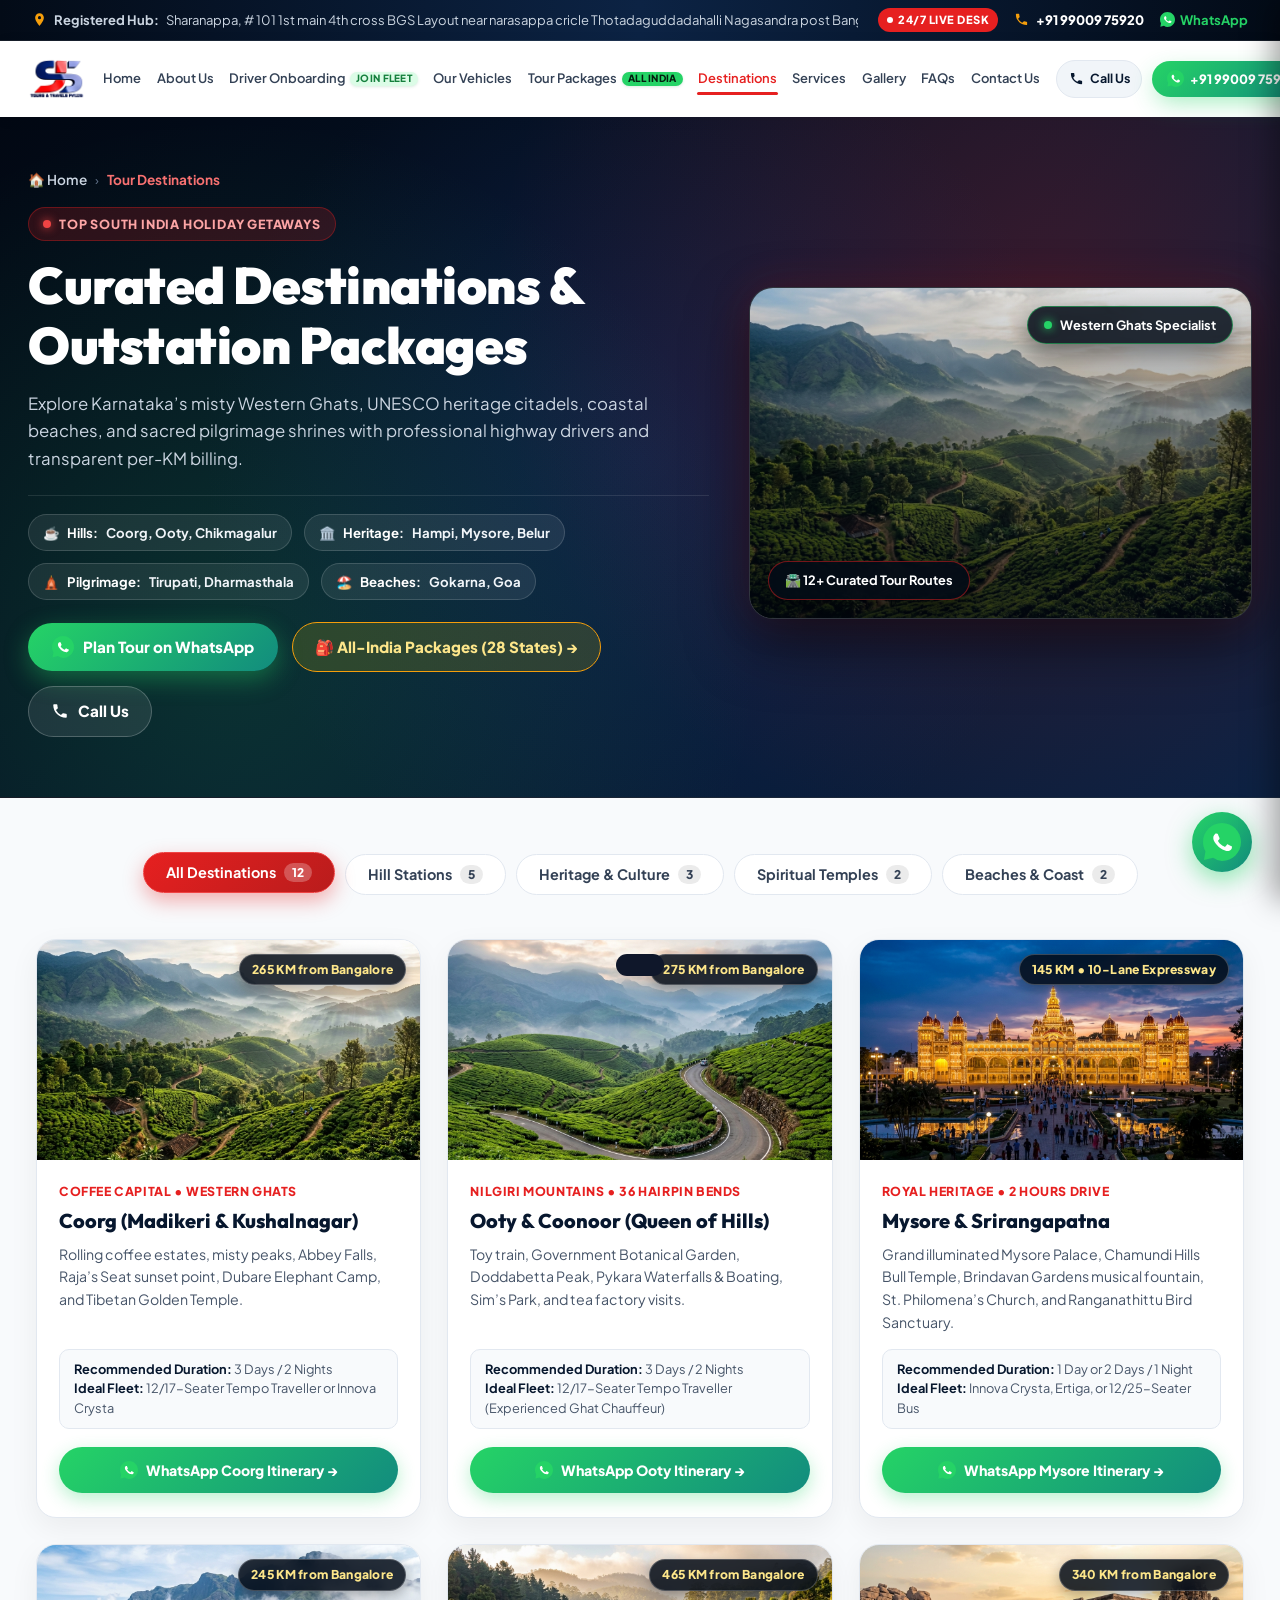
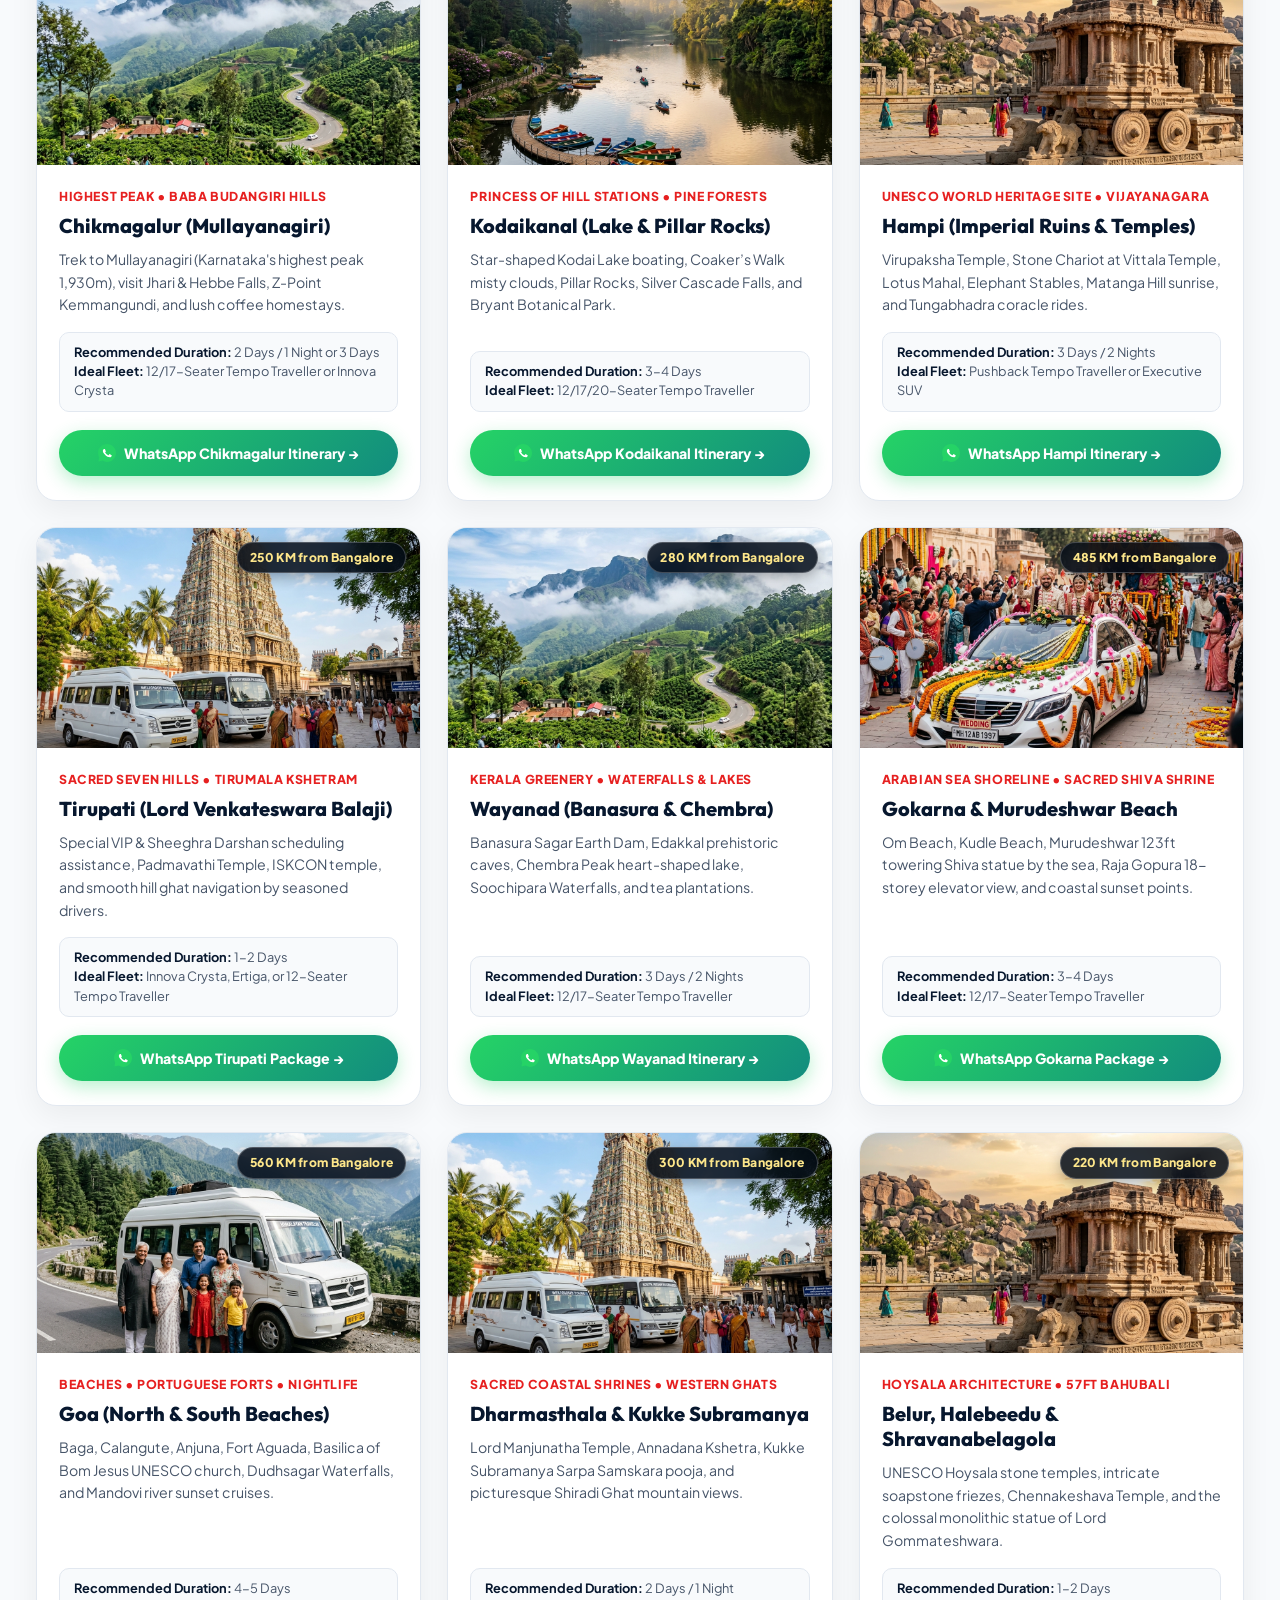
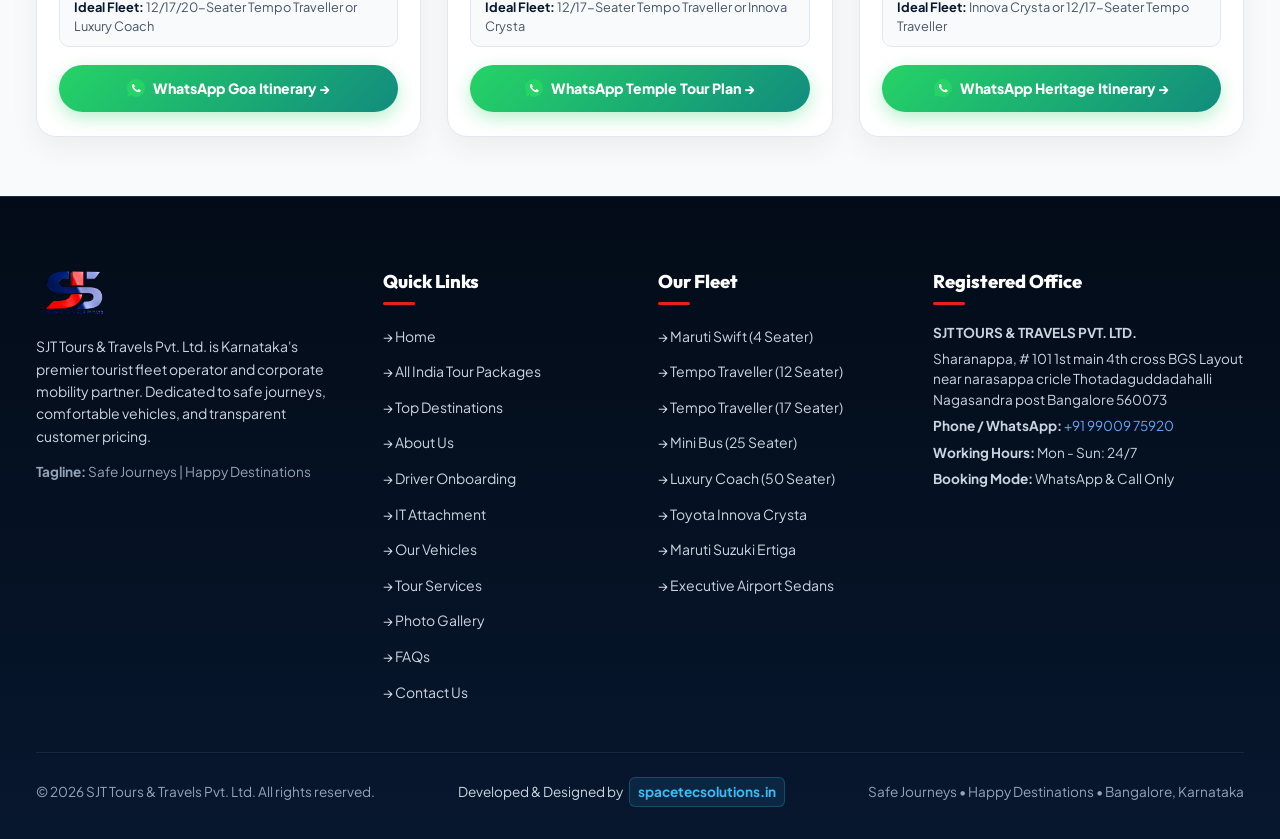
<file: destinations.html>
<!DOCTYPE html>
<html lang="en">
<head>
  <meta charset="UTF-8">
  <meta name="viewport" content="width=device-width, initial-scale=1.0, maximum-scale=5.0, viewport-fit=cover">
  <link rel="icon" type="image/png" href="assets/logos/sjt_logo.png">
  <link rel="shortcut icon" href="favicon.ico" type="image/x-icon">
  <title>Tour Destinations &amp; Packages from Bangalore | SJT Tours &amp; Travels</title>
  <meta name="description" content="Explore top tour destinations from Bangalore with SJT Tours & Travels Pvt. Ltd. Coorg, Ooty, Mysore, Chikmagalur, Kodaikanal, Hampi, Tirupati, Wayanad, and Goa. Best per-KM rates and verified chauffeurs.">
  <meta name="keywords" content="Bangalore to Coorg tempo traveller, Bangalore to Ooty package, Bangalore to Mysore cab, Bangalore to Tirupati tour, South India tour packages from Bangalore">
  <link rel="canonical" href="https://www.sjttravels.com/destinations.html">
  

  <!-- OpenGraph -->
  <meta property="og:title" content="Top Tour Destinations from Bangalore | SJT Travels">
  <meta property="og:description" content="Safe journeys to Coorg, Ooty, Chikmagalur, Mysore, Hampi, and Tirupati in premium AC Tempo Travellers and luxury buses.">
  <meta property="og:url" content="https://www.sjttravels.com/destinations.html">
  <meta property="og:type" content="website">

  <!-- Fonts & Stylesheet -->
  <link rel="preconnect" href="https://fonts.googleapis.com">
  <link rel="preconnect" href="https://fonts.gstatic.com" crossorigin>
  <link href="https://fonts.googleapis.com/css2?family=Plus+Jakarta+Sans:wght@400;500;600;700;800&family=Outfit:wght@500;600;700;800;900&display=swap" rel="stylesheet">
  <link rel="stylesheet" href="styles.css">
</head>
<body>

  <!-- MOBILE SLIDE-OUT DRAWER -->
  <div class="mobile-drawer-overlay" id="mobileDrawerOverlay"></div>
  <aside class="mobile-nav-drawer" id="mobileNavDrawer" aria-label="Mobile Navigation Drawer">
    <div class="drawer-header">
      <img src="assets/logos/sjt_logo.png" alt="SJT Tours and Travels" class="drawer-logo-img">
      <button type="button" class="drawer-close-btn" id="drawerCloseBtn" aria-label="Close menu">&times;</button>
    </div>
    <div class="drawer-body">
      <nav class="drawer-nav-links">
        <a href="index.html" class="drawer-nav-item">🏠 Home</a>
        <a href="about.html" class="drawer-nav-item">ℹ️ About Us</a>
        <a href="driver-onboarding.html" class="drawer-nav-item">🚖 Driver Onboarding</a>
        <a href="vehicles.html" class="drawer-nav-item">🚐 Our Vehicles &amp; Rates</a>
        <a href="packages.html" class="drawer-nav-item">🎒 All India Tour Packages <span class="badge-driver-tag" style="background:#25d366;color:#031c0e;margin-left:auto;">28 States</span></a>
        <a href="destinations.html" class="drawer-nav-item active">🌄 Popular Destinations</a>
        <a href="services.html" class="drawer-nav-item">🛣️ Travel Services</a>
        <a href="gallery.html" class="drawer-nav-item">📸 Photo Gallery</a>
        <a href="faq.html" class="drawer-nav-item">❓ FAQs</a>
        <a href="contact.html" class="drawer-nav-item">📞 Contact Operations Desk</a>
      </nav>
      <div class="drawer-cta-pane">
        <a href="tel:+919900975920" class="drawer-btn call">
          <svg style="width:18px;height:18px;" viewBox="0 0 24 24" fill="currentColor"><path d="M6.62 10.79a15.053 15.053 0 006.59 6.59l2.2-2.2c.27-.27.67-.36 1.02-.24 1.12.37 2.33.57 3.57.57.55 0 1 .45 1 1V20c0 .55-.45 1-1 1-9.39 0-17-7.61-17-17 0-.55.45-1 1-1h3.5c.55 0 1 .45 1 1 0 1.25.2 2.45.57 3.57.11.35.03.74-.25 1.02l-2.2 2.2z"/></svg>
          Call +91 99009 75920
        </a>
        <a href="https://wa.me/919900975920?text=Hi%20SJT%20Travels,%20I%20would%20like%20to%20plan%20a%20destination%20tour" target="_blank" rel="noopener" class="drawer-btn whatsapp">
          <svg class="wa-icon-official" viewBox="0 0 32 32" fill="none" xmlns="http://www.w3.org/2000/svg"><path fill="#25D366" d="M16 0C7.163 0 0 7.163 0 16c0 2.825.738 5.488 2.05 7.8L.8 31.2l7.65-1.988A15.93 15.93 0 0 0 16 32c8.837 0 16-7.163 16-16S24.837 0 16 0z"/><path fill="#ffffff" fill-rule="evenodd" clip-rule="evenodd" d="M23.6 19.35c-.388-.194-2.288-1.125-2.644-1.256-.356-.131-.613-.194-.875.194-.256.388-1.006 1.256-1.231 1.513-.225.256-.45.288-.838.094-.388-.194-1.637-.6-3.119-1.919-1.15-1.025-1.925-2.288-2.15-2.675-.225-.388-.025-.6.169-.794.175-.175.388-.45.581-.675.194-.225.256-.388.388-.644.131-.256.063-.481-.031-.675-.094-.194-.875-2.106-1.2-2.888-.319-.762-.644-.656-.875-.669-.225-.013-.481-.013-.738-.013-.256 0-.675.094-1.025.481-.356.388-1.356 1.325-1.356 3.231 0 1.906 1.388 3.75 1.581 4.006.194.256 2.731 4.169 6.619 5.844.925.4 1.644.638 2.206.819.931.294 1.775.25 2.444.15.75-.113 2.288-.938 2.613-1.844.325-.906.325-1.681.225-1.844-.094-.162-.35-.256-.738-.45z"/></svg>
          WhatsApp Operations Desk
        </a>
        <div class="drawer-office-info">
          <strong>Registered Hub:</strong><br>
          Sharanappa, # 101 1st main 4th cross BGS Layout near narasappa cricle Thotadaguddadahalli Nagasandra post Bangalore 560073
        </div>
      </div>
    </div>
  </aside>

  <!-- TOP ANNOUNCEMENT BAR -->
    <aside class="top-notice-bar" aria-label="Office Location and 24/7 Operations">
    <div class="top-notice-inner">
      <div class="top-notice-left">
        <span class="top-notice-item notice-address" title="Sharanappa, # 101 1st main 4th cross BGS Layout near narasappa cricle Thotadaguddadahalli Nagasandra post Bangalore 560073">
          <svg viewBox="0 0 24 24" fill="currentColor"><path d="M12 2C8.13 2 5 5.13 5 9c0 5.25 7 13 7 13s7-7.75 7-13c0-3.87-3.13-7-7-7zm0 9.5a2.5 2.5 0 110-5 2.5 2.5 0 010 5z"/></svg>
          <strong>Registered Hub:</strong> Sharanappa, # 101 1st main 4th cross BGS Layout near narasappa cricle Thotadaguddadahalli Nagasandra post Bangalore 560073
        </span>
      </div>
      <div class="top-notice-right">
        <span class="badge-247-live">24/7 Live Desk</span>
        <span class="top-notice-item">
          <svg viewBox="0 0 24 24" fill="currentColor"><path d="M20 15.5c-1.2 0-2.4-.2-3.6-.6-.3-.1-.7 0-1 .2l-2.2 2.2c-2.8-1.5-5.1-3.8-6.6-6.6l2.2-2.2c.3-.3.4-.7.2-1-.4-1.2-.6-2.4-.6-3.6 0-.5-.5-1-1-1H4c-.5 0-1 .5-1 1 0 9.4 7.6 17 17 17 .5 0 1-.5 1-1v-3.5c0-.5-.5-1-1-1z"/></svg>
          <a href="tel:+919900975920" style="color: #ffffff; font-weight: 800; text-decoration: none;">+91 99009 75920</a>
        </span>
        <span class="top-notice-item">
          <a href="https://wa.me/919900975920?text=Hi%20SJT%20Travels" target="_blank" rel="noopener" style="color: #25D366; font-weight: 700; text-decoration: none; display: inline-flex; align-items: center; gap: 5px;">
            <svg class="wa-icon-official" style="width:15px;height:15px;" viewBox="0 0 32 32" fill="none" xmlns="http://www.w3.org/2000/svg"><path fill="#25D366" d="M16 0C7.163 0 0 7.163 0 16c0 2.825.738 5.488 2.05 7.8L.8 31.2l7.65-1.988A15.93 15.93 0 0 0 16 32c8.837 0 16-7.163 16-16S24.837 0 16 0z"/><path fill="#ffffff" fill-rule="evenodd" clip-rule="evenodd" d="M23.6 19.35c-.388-.194-2.288-1.125-2.644-1.256-.356-.131-.613-.194-.875.194-.256.388-1.006 1.256-1.231 1.513-.225.256-.45.288-.838.094-.388-.194-1.637-.6-3.119-1.919-1.15-1.025-1.925-2.288-2.15-2.675-.225-.388-.025-.6.169-.794.175-.175.388-.45.581-.675.194-.225.256-.388.388-.644.131-.256.063-.481-.031-.675-.094-.194-.875-2.106-1.2-2.888-.319-.762-.644-.656-.875-.669-.225-.013-.481-.013-.738-.013-.256 0-.675.094-1.025.481-.356.388-1.356 1.325-1.356 3.231 0 1.906 1.388 3.75 1.581 4.006.194.256 2.731 4.169 6.619 5.844.925.4 1.644.638 2.206.819.931.294 1.775.25 2.444.15.75-.113 2.288-.938 2.613-1.844.325-.906.325-1.681.225-1.844-.094-.162-.35-.256-.738-.45z"/></svg>
            <span>WhatsApp</span>
          </a>
        </span>
      </div>
    </div>
  </aside>

  <!-- MAIN NAVIGATION HEADER -->
  <header class="site-header" id="siteHeader">
    <div class="header-inner">
      <a href="index.html" class="brand-logo-wrap" title="SJT Tours & Travels Pvt. Ltd. Home">
        <img src="assets/logos/sjt_logo.png" alt="SJT Tours & Travels Pvt. Ltd. Official Logo" class="brand-logo-img">
      </a>

      <nav class="desktop-nav" id="desktopNav" aria-label="Main Navigation">
        <a href="index.html" class="nav-link">Home</a>
        <a href="about.html" class="nav-link">About Us</a>
        <a href="driver-onboarding.html" class="nav-link">Driver Onboarding <span class="badge-driver-tag">Join Fleet</span></a>
        <a href="vehicles.html" class="nav-link">Our Vehicles</a>
        <a href="packages.html" class="nav-link">Tour Packages <span class="badge-driver-tag" style="background:#25d366;color:#031c0e;">All India</span></a>
        <a href="destinations.html" class="nav-link active">Destinations</a>
        <a href="services.html" class="nav-link">Services</a>
        <a href="gallery.html" class="nav-link">Gallery</a>
        <a href="faq.html" class="nav-link">FAQs</a>
        <a href="contact.html" class="nav-link">Contact Us</a>
      </nav>

      <div class="header-actions">
        <a href="tel:+919900975920" class="btn-header-call" title="Call Operations Desk">
          <svg viewBox="0 0 24 24"><path d="M6.62 10.79a15.053 15.053 0 006.59 6.59l2.2-2.2c.27-.27.67-.36 1.02-.24 1.12.37 2.33.57 3.57.57.55 0 1 .45 1 1V20c0 .55-.45 1-1 1-9.39 0-17-7.61-17-17 0-.55.45-1 1-1h3.5c.55 0 1 .45 1 1 0 1.25.2 2.45.57 3.57.11.35.03.74-.25 1.02l-2.2 2.2z"/></svg>
          <span>Call Us</span>
        </a>
        <a href="https://wa.me/919900975920?text=Hi%20SJT%20Travels,%20I%20would%20like%20to%20plan%20a%20destination%20tour" target="_blank" rel="noopener" class="btn-header-whatsapp" title="Chat on WhatsApp">
          <svg class="wa-icon-official" viewBox="0 0 32 32" fill="none" xmlns="http://www.w3.org/2000/svg"><path fill="#25D366" d="M16 0C7.163 0 0 7.163 0 16c0 2.825.738 5.488 2.05 7.8L.8 31.2l7.65-1.988A15.93 15.93 0 0 0 16 32c8.837 0 16-7.163 16-16S24.837 0 16 0z"/><path fill="#ffffff" fill-rule="evenodd" clip-rule="evenodd" d="M23.6 19.35c-.388-.194-2.288-1.125-2.644-1.256-.356-.131-.613-.194-.875.194-.256.388-1.006 1.256-1.231 1.513-.225.256-.45.288-.838.094-.388-.194-1.637-.6-3.119-1.919-1.15-1.025-1.925-2.288-2.15-2.675-.225-.388-.025-.6.169-.794.175-.175.388-.45.581-.675.194-.225.256-.388.388-.644.131-.256.063-.481-.031-.675-.094-.194-.875-2.106-1.2-2.888-.319-.762-.644-.656-.875-.669-.225-.013-.481-.013-.738-.013-.256 0-.675.094-1.025.481-.356.388-1.356 1.325-1.356 3.231 0 1.906 1.388 3.75 1.581 4.006.194.256 2.731 4.169 6.619 5.844.925.4 1.644.638 2.206.819.931.294 1.775.25 2.444.15.75-.113 2.288-.938 2.613-1.844.325-.906.325-1.681.225-1.844-.094-.162-.35-.256-.738-.45z"/></svg>
          <span>+91 99009 75920</span>
        </a>
        <button class="mobile-toggle-btn" id="mobileToggleBtn" aria-label="Toggle navigation menu">
          ☰
        </button>
      </div>
    </div>
  </header>

  <main>
    <!-- SUBPAGE ANIMATED HERO BANNER -->
    <section class="subpage-hero">
      <div class="subpage-hero-inner">
        <div class="subpage-banner-grid">
          
          <!-- Content Left Column -->
          <div class="subpage-banner-content">
            <nav class="breadcrumb-nav" aria-label="Breadcrumb">
              <a href="index.html" class="breadcrumb-link">🏠 Home</a>
              <span class="breadcrumb-separator">&rsaquo;</span>
              <span class="breadcrumb-current">Tour Destinations</span>
            </nav>
            
            <div class="subpage-badge">
              <span class="pulse-dot-red"></span>
              Top South India Holiday Getaways
            </div>
            <h1 class="subpage-title">Curated Destinations &amp; Outstation Packages</h1>
            <p class="subpage-subtitle">
              Explore Karnataka’s misty Western Ghats, UNESCO heritage citadels, coastal beaches, and sacred pilgrimage shrines with professional highway drivers and transparent per-KM billing.
            </p>

            <div class="subpage-quick-stats">
              <div class="subpage-stat-chip">
                <span>☕</span> <strong>Hills:</strong> Coorg, Ooty, Chikmagalur
              </div>
              <div class="subpage-stat-chip">
                <span>🏛️</span> <strong>Heritage:</strong> Hampi, Mysore, Belur
              </div>
              <div class="subpage-stat-chip">
                <span>🛕</span> <strong>Pilgrimage:</strong> Tirupati, Dharmasthala
              </div>
              <div class="subpage-stat-chip">
                <span>🏖️</span> <strong>Beaches:</strong> Gokarna, Goa
              </div>
            </div>

            <div class="subpage-banner-actions">
              <a href="https://wa.me/919900975920?text=Hi%20SJT%20Travels,%20I%20would%20like%20to%20plan%20a%20holiday%20tour%20package" target="_blank" rel="noopener" class="subpage-btn-wa">
                <svg class="wa-icon-official" style="width:22px;height:22px;" viewBox="0 0 32 32" fill="none" xmlns="http://www.w3.org/2000/svg"><path fill="#25D366" d="M16 0C7.163 0 0 7.163 0 16c0 2.825.738 5.488 2.05 7.8L.8 31.2l7.65-1.988A15.93 15.93 0 0 0 16 32c8.837 0 16-7.163 16-16S24.837 0 16 0z"/><path fill="#ffffff" fill-rule="evenodd" clip-rule="evenodd" d="M23.6 19.35c-.388-.194-2.288-1.125-2.644-1.256-.356-.131-.613-.194-.875.194-.256.388-1.006 1.256-1.231 1.513-.225.256-.45.288-.838.094-.388-.194-1.637-.6-3.119-1.919-1.15-1.025-1.925-2.288-2.15-2.675-.225-.388-.025-.6.169-.794.175-.175.388-.45.581-.675.194-.225.256-.388.388-.644.131-.256.063-.481-.031-.675-.094-.194-.875-2.106-1.2-2.888-.319-.762-.644-.656-.875-.669-.225-.013-.481-.013-.738-.013-.256 0-.675.094-1.025.481-.356.388-1.356 1.325-1.356 3.231 0 1.906 1.388 3.75 1.581 4.006.194.256 2.731 4.169 6.619 5.844.925.4 1.644.638 2.206.819.931.294 1.775.25 2.444.15.75-.113 2.288-.938 2.613-1.844.325-.906.325-1.681.225-1.844-.094-.162-.35-.256-.738-.45z"/></svg>
                <span>Plan Tour on WhatsApp</span>
              </a>
              <a href="packages.html" class="subpage-btn-call" style="background:rgba(255,215,0,0.14); border-color:#f59e0b; color:#fde68a;">
                <span>🎒 All-India Packages (28 States) &rarr;</span>
              </a>
              <a href="tel:+919900975920" class="subpage-btn-call">
                <svg style="width:18px;height:18px;" viewBox="0 0 24 24" fill="currentColor"><path d="M6.62 10.79a15.053 15.053 0 006.59 6.59l2.2-2.2c.27-.27.67-.36 1.02-.24 1.12.37 2.33.57 3.57.57.55 0 1 .45 1 1V20c0 .55-.45 1-1 1-9.39 0-17-7.61-17-17 0-.55.45-1 1-1h3.5c.55 0 1 .45 1 1 0 1.25.2 2.45.57 3.57.11.35.03.74-.25 1.02l-2.2 2.2z"/></svg>
                <span>Call Us</span>
              </a>
            </div>
          </div>

          <!-- Animated Visual Banner Card Right Column -->
          <div class="subpage-banner-visual">
            <div class="subpage-visual-card">
              <div class="subpage-visual-media">
                <img src="assets/destinations/coorg.jpg" alt="South India Hill Stations and Western Ghats Coorg" loading="eager">
                <div class="subpage-visual-overlay"></div>
                <div class="subpage-sheen-sweep"></div>
                
                <!-- Floating Animated Badges -->
                <div class="floating-banner-badge badge-top-right">
                  <span class="pulse-dot-green"></span>
                  <span>Western Ghats Specialist</span>
                </div>
                
                <div class="floating-banner-badge badge-bottom-left">
                  <span>🛣️ 12+ Curated Tour Routes</span>
                </div>
              </div>
            </div>
          </div>

        </div>
      </div>
    </section>

    <!-- DESTINATION FILTER BAR -->
    <section class="section-spacing bg-slate-50" style="padding-top: 20px;">
      <div class="container">
        
        <div class="filter-bar-container">
          <button type="button" class="filter-tab-btn active" data-filter="all">
            All Destinations <span class="badge-count">12</span>
          </button>
          <button type="button" class="filter-tab-btn" data-filter="hills">
            Hill Stations <span class="badge-count">5</span>
          </button>
          <button type="button" class="filter-tab-btn" data-filter="heritage">
            Heritage &amp; Culture <span class="badge-count">3</span>
          </button>
          <button type="button" class="filter-tab-btn" data-filter="temple">
            Spiritual Temples <span class="badge-count">2</span>
          </button>
          <button type="button" class="filter-tab-btn" data-filter="beach">
            Beaches &amp; Coast <span class="badge-count">2</span>
          </button>
        </div>

        <!-- DESTINATIONS GRID -->
        <div class="destinations-page-grid reveal">
          
          <!-- 1. Coorg -->
          <article class="destination-card-box filterable-card" data-category="hills">
            <div class="dest-media-wrap">
              <img src="assets/destinations/coorg.jpg" alt="Coorg Tour Package from Bangalore" class="dest-img">
              <span class="dest-distance-badge">265 KM from Bangalore</span>
            </div>
            <div class="dest-body">
              <span class="dest-sub-region">Coffee Capital &bull; Western Ghats</span>
              <h3 class="dest-title">Coorg (Madikeri &amp; Kushalnagar)</h3>
              <p class="dest-desc">
                Rolling coffee estates, misty peaks, Abbey Falls, Raja’s Seat sunset point, Dubare Elephant Camp, and Tibetan Golden Temple.
              </p>
              <div class="dest-meta-box">
                <strong>Recommended Duration:</strong> 3 Days / 2 Nights<br>
                <strong>Ideal Fleet:</strong> 12/17-Seater Tempo Traveller or Innova Crysta
              </div>
              <a href="https://wa.me/919900975920?text=Hi%20SJT,%20I%20want%20a%20quotation%20and%20itinerary%20for%20Coorg%20tour" target="_blank" rel="noopener" class="dest-quote-btn">
                <svg class="wa-icon-official" viewBox="0 0 32 32" fill="none" xmlns="http://www.w3.org/2000/svg"><path fill="#25D366" d="M16 0C7.163 0 0 7.163 0 16c0 2.825.738 5.488 2.05 7.8L.8 31.2l7.65-1.988A15.93 15.93 0 0 0 16 32c8.837 0 16-7.163 16-16S24.837 0 16 0z"/><path fill="#ffffff" fill-rule="evenodd" clip-rule="evenodd" d="M23.6 19.35c-.388-.194-2.288-1.125-2.644-1.256-.356-.131-.613-.194-.875.194-.256.388-1.006 1.256-1.231 1.513-.225.256-.45.288-.838.094-.388-.194-1.637-.6-3.119-1.919-1.15-1.025-1.925-2.288-2.15-2.675-.225-.388-.025-.6.169-.794.175-.175.388-.45.581-.675.194-.225.256-.388.388-.644.131-.256.063-.481-.031-.675-.094-.194-.875-2.106-1.2-2.888-.319-.762-.644-.656-.875-.669-.225-.013-.481-.013-.738-.013-.256 0-.675.094-1.025.481-.356.388-1.356 1.325-1.356 3.231 0 1.906 1.388 3.75 1.581 4.006.194.256 2.731 4.169 6.619 5.844.925.4 1.644.638 2.206.819.931.294 1.775.25 2.444.15.75-.113 2.288-.938 2.613-1.844.325-.906.325-1.681.225-1.844-.094-.162-.35-.256-.738-.45z"/></svg>
                <span>WhatsApp Coorg Itinerary &rarr;</span>
              </a>
            </div>
          </article>

          <!-- 2. Ooty -->
          <article class="destination-card-box filterable-card" data-category="hills">
            <div class="dest-media-wrap">
              <img src="assets/destinations/ooty.jpg" alt="Ooty Tour Package from Bangalore" class="dest-img">
              <span class="dest-distance-badge">275 KM from Bangalore</span>
            </div>
            <div class="dest-body">
              <span class="dest-sub-region">Nilgiri Mountains &bull; 36 Hairpin Bends</span>
              <h3 class="dest-title">Ooty &amp; Coonoor (Queen of Hills)</h3>
              <p class="dest-desc">
                Toy train, Government Botanical Garden, Doddabetta Peak, Pykara Waterfalls &amp; Boating, Sim’s Park, and tea factory visits.
              </p>
              <div class="dest-meta-box">
                <strong>Recommended Duration:</strong> 3 Days / 2 Nights<br>
                <strong>Ideal Fleet:</strong> 12/17-Seater Tempo Traveller (Experienced Ghat Chauffeur)
              </div>
              <a href="https://wa.me/919900975920?text=Hi%20SJT,%20I%20want%20a%20quotation%20and%20itinerary%20for%20Ooty%20tour" target="_blank" rel="noopener" class="dest-quote-btn">
                <svg class="wa-icon-official" viewBox="0 0 32 32" fill="none" xmlns="http://www.w3.org/2000/svg"><path fill="#25D366" d="M16 0C7.163 0 0 7.163 0 16c0 2.825.738 5.488 2.05 7.8L.8 31.2l7.65-1.988A15.93 15.93 0 0 0 16 32c8.837 0 16-7.163 16-16S24.837 0 16 0z"/><path fill="#ffffff" fill-rule="evenodd" clip-rule="evenodd" d="M23.6 19.35c-.388-.194-2.288-1.125-2.644-1.256-.356-.131-.613-.194-.875.194-.256.388-1.006 1.256-1.231 1.513-.225.256-.45.288-.838.094-.388-.194-1.637-.6-3.119-1.919-1.15-1.025-1.925-2.288-2.15-2.675-.225-.388-.025-.6.169-.794.175-.175.388-.45.581-.675.194-.225.256-.388.388-.644.131-.256.063-.481-.031-.675-.094-.194-.875-2.106-1.2-2.888-.319-.762-.644-.656-.875-.669-.225-.013-.481-.013-.738-.013-.256 0-.675.094-1.025.481-.356.388-1.356 1.325-1.356 3.231 0 1.906 1.388 3.75 1.581 4.006.194.256 2.731 4.169 6.619 5.844.925.4 1.644.638 2.206.819.931.294 1.775.25 2.444.15.75-.113 2.288-.938 2.613-1.844.325-.906.325-1.681.225-1.844-.094-.162-.35-.256-.738-.45z"/></svg>
                <span>WhatsApp Ooty Itinerary &rarr;</span>
              </a>
            </div>
          </article>

          <!-- 3. Mysore -->
          <article class="destination-card-box filterable-card" data-category="heritage">
            <div class="dest-media-wrap">
              <img src="assets/destinations/mysore.jpg" alt="Mysore Tour Package from Bangalore" class="dest-img">
              <span class="dest-distance-badge">145 KM &bull; 10-Lane Expressway</span>
            </div>
            <div class="dest-body">
              <span class="dest-sub-region">Royal Heritage &bull; 2 Hours Drive</span>
              <h3 class="dest-title">Mysore &amp; Srirangapatna</h3>
              <p class="dest-desc">
                Grand illuminated Mysore Palace, Chamundi Hills Bull Temple, Brindavan Gardens musical fountain, St. Philomena’s Church, and Ranganathittu Bird Sanctuary.
              </p>
              <div class="dest-meta-box">
                <strong>Recommended Duration:</strong> 1 Day or 2 Days / 1 Night<br>
                <strong>Ideal Fleet:</strong> Innova Crysta, Ertiga, or 12/25-Seater Bus
              </div>
              <a href="https://wa.me/919900975920?text=Hi%20SJT,%20I%20want%20a%20quotation%20and%20itinerary%20for%20Mysore%20tour" target="_blank" rel="noopener" class="dest-quote-btn">
                <svg class="wa-icon-official" viewBox="0 0 32 32" fill="none" xmlns="http://www.w3.org/2000/svg"><path fill="#25D366" d="M16 0C7.163 0 0 7.163 0 16c0 2.825.738 5.488 2.05 7.8L.8 31.2l7.65-1.988A15.93 15.93 0 0 0 16 32c8.837 0 16-7.163 16-16S24.837 0 16 0z"/><path fill="#ffffff" fill-rule="evenodd" clip-rule="evenodd" d="M23.6 19.35c-.388-.194-2.288-1.125-2.644-1.256-.356-.131-.613-.194-.875.194-.256.388-1.006 1.256-1.231 1.513-.225.256-.45.288-.838.094-.388-.194-1.637-.6-3.119-1.919-1.15-1.025-1.925-2.288-2.15-2.675-.225-.388-.025-.6.169-.794.175-.175.388-.45.581-.675.194-.225.256-.388.388-.644.131-.256.063-.481-.031-.675-.094-.194-.875-2.106-1.2-2.888-.319-.762-.644-.656-.875-.669-.225-.013-.481-.013-.738-.013-.256 0-.675.094-1.025.481-.356.388-1.356 1.325-1.356 3.231 0 1.906 1.388 3.75 1.581 4.006.194.256 2.731 4.169 6.619 5.844.925.4 1.644.638 2.206.819.931.294 1.775.25 2.444.15.75-.113 2.288-.938 2.613-1.844.325-.906.325-1.681.225-1.844-.094-.162-.35-.256-.738-.45z"/></svg>
                <span>WhatsApp Mysore Itinerary &rarr;</span>
              </a>
            </div>
          </article>

          <!-- 4. Chikmagalur -->
          <article class="destination-card-box filterable-card" data-category="hills">
            <div class="dest-media-wrap">
              <img src="assets/destinations/chikmagalur.jpg" alt="Chikmagalur Tour Package from Bangalore" class="dest-img">
              <span class="dest-distance-badge">245 KM from Bangalore</span>
            </div>
            <div class="dest-body">
              <span class="dest-sub-region">Highest Peak &bull; Baba Budangiri Hills</span>
              <h3 class="dest-title">Chikmagalur (Mullayanagiri)</h3>
              <p class="dest-desc">
                Trek to Mullayanagiri (Karnataka's highest peak 1,930m), visit Jhari &amp; Hebbe Falls, Z-Point Kemmangundi, and lush coffee homestays.
              </p>
              <div class="dest-meta-box">
                <strong>Recommended Duration:</strong> 2 Days / 1 Night or 3 Days<br>
                <strong>Ideal Fleet:</strong> 12/17-Seater Tempo Traveller or Innova Crysta
              </div>
              <a href="https://wa.me/919900975920?text=Hi%20SJT,%20I%20want%20a%20quotation%20and%20itinerary%20for%20Chikmagalur%20tour" target="_blank" rel="noopener" class="dest-quote-btn">
                <svg class="wa-icon-official" viewBox="0 0 32 32" fill="none" xmlns="http://www.w3.org/2000/svg"><path fill="#25D366" d="M16 0C7.163 0 0 7.163 0 16c0 2.825.738 5.488 2.05 7.8L.8 31.2l7.65-1.988A15.93 15.93 0 0 0 16 32c8.837 0 16-7.163 16-16S24.837 0 16 0z"/><path fill="#ffffff" fill-rule="evenodd" clip-rule="evenodd" d="M23.6 19.35c-.388-.194-2.288-1.125-2.644-1.256-.356-.131-.613-.194-.875.194-.256.388-1.006 1.256-1.231 1.513-.225.256-.45.288-.838.094-.388-.194-1.637-.6-3.119-1.919-1.15-1.025-1.925-2.288-2.15-2.675-.225-.388-.025-.6.169-.794.175-.175.388-.45.581-.675.194-.225.256-.388.388-.644.131-.256.063-.481-.031-.675-.094-.194-.875-2.106-1.2-2.888-.319-.762-.644-.656-.875-.669-.225-.013-.481-.013-.738-.013-.256 0-.675.094-1.025.481-.356.388-1.356 1.325-1.356 3.231 0 1.906 1.388 3.75 1.581 4.006.194.256 2.731 4.169 6.619 5.844.925.4 1.644.638 2.206.819.931.294 1.775.25 2.444.15.75-.113 2.288-.938 2.613-1.844.325-.906.325-1.681.225-1.844-.094-.162-.35-.256-.738-.45z"/></svg>
                <span>WhatsApp Chikmagalur Itinerary &rarr;</span>
              </a>
            </div>
          </article>

          <!-- 5. Kodaikanal -->
          <article class="destination-card-box filterable-card" data-category="hills">
            <div class="dest-media-wrap">
              <img src="assets/destinations/kodaikanal.jpg" alt="Kodaikanal Tour Package from Bangalore" class="dest-img">
              <span class="dest-distance-badge">465 KM from Bangalore</span>
            </div>
            <div class="dest-body">
              <span class="dest-sub-region">Princess of Hill Stations &bull; Pine Forests</span>
              <h3 class="dest-title">Kodaikanal (Lake &amp; Pillar Rocks)</h3>
              <p class="dest-desc">
                Star-shaped Kodai Lake boating, Coaker’s Walk misty clouds, Pillar Rocks, Silver Cascade Falls, and Bryant Botanical Park.
              </p>
              <div class="dest-meta-box">
                <strong>Recommended Duration:</strong> 3-4 Days<br>
                <strong>Ideal Fleet:</strong> 12/17/20-Seater Tempo Traveller
              </div>
              <a href="https://wa.me/919900975920?text=Hi%20SJT,%20I%20want%20a%20quotation%20and%20itinerary%20for%20Kodaikanal%20tour" target="_blank" rel="noopener" class="dest-quote-btn">
                <svg class="wa-icon-official" viewBox="0 0 32 32" fill="none" xmlns="http://www.w3.org/2000/svg"><path fill="#25D366" d="M16 0C7.163 0 0 7.163 0 16c0 2.825.738 5.488 2.05 7.8L.8 31.2l7.65-1.988A15.93 15.93 0 0 0 16 32c8.837 0 16-7.163 16-16S24.837 0 16 0z"/><path fill="#ffffff" fill-rule="evenodd" clip-rule="evenodd" d="M23.6 19.35c-.388-.194-2.288-1.125-2.644-1.256-.356-.131-.613-.194-.875.194-.256.388-1.006 1.256-1.231 1.513-.225.256-.45.288-.838.094-.388-.194-1.637-.6-3.119-1.919-1.15-1.025-1.925-2.288-2.15-2.675-.225-.388-.025-.6.169-.794.175-.175.388-.45.581-.675.194-.225.256-.388.388-.644.131-.256.063-.481-.031-.675-.094-.194-.875-2.106-1.2-2.888-.319-.762-.644-.656-.875-.669-.225-.013-.481-.013-.738-.013-.256 0-.675.094-1.025.481-.356.388-1.356 1.325-1.356 3.231 0 1.906 1.388 3.75 1.581 4.006.194.256 2.731 4.169 6.619 5.844.925.4 1.644.638 2.206.819.931.294 1.775.25 2.444.15.75-.113 2.288-.938 2.613-1.844.325-.906.325-1.681.225-1.844-.094-.162-.35-.256-.738-.45z"/></svg>
                <span>WhatsApp Kodaikanal Itinerary &rarr;</span>
              </a>
            </div>
          </article>

          <!-- 6. Hampi -->
          <article class="destination-card-box filterable-card" data-category="heritage">
            <div class="dest-media-wrap">
              <img src="assets/destinations/hampi.jpg" alt="Hampi UNESCO Tour Package from Bangalore" class="dest-img">
              <span class="dest-distance-badge">340 KM from Bangalore</span>
            </div>
            <div class="dest-body">
              <span class="dest-sub-region">UNESCO World Heritage Site &bull; Vijayanagara</span>
              <h3 class="dest-title">Hampi (Imperial Ruins &amp; Temples)</h3>
              <p class="dest-desc">
                Virupaksha Temple, Stone Chariot at Vittala Temple, Lotus Mahal, Elephant Stables, Matanga Hill sunrise, and Tungabhadra coracle rides.
              </p>
              <div class="dest-meta-box">
                <strong>Recommended Duration:</strong> 3 Days / 2 Nights<br>
                <strong>Ideal Fleet:</strong> Pushback Tempo Traveller or Executive SUV
              </div>
              <a href="https://wa.me/919900975920?text=Hi%20SJT,%20I%20want%20a%20quotation%20and%20itinerary%20for%20Hampi%20tour" target="_blank" rel="noopener" class="dest-quote-btn">
                <svg class="wa-icon-official" viewBox="0 0 32 32" fill="none" xmlns="http://www.w3.org/2000/svg"><path fill="#25D366" d="M16 0C7.163 0 0 7.163 0 16c0 2.825.738 5.488 2.05 7.8L.8 31.2l7.65-1.988A15.93 15.93 0 0 0 16 32c8.837 0 16-7.163 16-16S24.837 0 16 0z"/><path fill="#ffffff" fill-rule="evenodd" clip-rule="evenodd" d="M23.6 19.35c-.388-.194-2.288-1.125-2.644-1.256-.356-.131-.613-.194-.875.194-.256.388-1.006 1.256-1.231 1.513-.225.256-.45.288-.838.094-.388-.194-1.637-.6-3.119-1.919-1.15-1.025-1.925-2.288-2.15-2.675-.225-.388-.025-.6.169-.794.175-.175.388-.45.581-.675.194-.225.256-.388.388-.644.131-.256.063-.481-.031-.675-.094-.194-.875-2.106-1.2-2.888-.319-.762-.644-.656-.875-.669-.225-.013-.481-.013-.738-.013-.256 0-.675.094-1.025.481-.356.388-1.356 1.325-1.356 3.231 0 1.906 1.388 3.75 1.581 4.006.194.256 2.731 4.169 6.619 5.844.925.4 1.644.638 2.206.819.931.294 1.775.25 2.444.15.75-.113 2.288-.938 2.613-1.844.325-.906.325-1.681.225-1.844-.094-.162-.35-.256-.738-.45z"/></svg>
                <span>WhatsApp Hampi Itinerary &rarr;</span>
              </a>
            </div>
          </article>

          <!-- 7. Tirupati Balaji -->
          <article class="destination-card-box filterable-card" data-category="temple">
            <div class="dest-media-wrap">
              <img src="assets/services/pilgrimage.jpg" alt="Tirupati Balaji Darshan Package from Bangalore" class="dest-img">
              <span class="dest-distance-badge">250 KM from Bangalore</span>
            </div>
            <div class="dest-body">
              <span class="dest-sub-region">Sacred Seven Hills &bull; Tirumala Kshetram</span>
              <h3 class="dest-title">Tirupati (Lord Venkateswara Balaji)</h3>
              <p class="dest-desc">
                Special VIP &amp; Sheeghra Darshan scheduling assistance, Padmavathi Temple, ISKCON temple, and smooth hill ghat navigation by seasoned drivers.
              </p>
              <div class="dest-meta-box">
                <strong>Recommended Duration:</strong> 1-2 Days<br>
                <strong>Ideal Fleet:</strong> Innova Crysta, Ertiga, or 12-Seater Tempo Traveller
              </div>
              <a href="https://wa.me/919900975920?text=Hi%20SJT,%20I%20want%20a%20quotation%20and%20itinerary%20for%20Tirupati%20tour" target="_blank" rel="noopener" class="dest-quote-btn">
                <svg class="wa-icon-official" viewBox="0 0 32 32" fill="none" xmlns="http://www.w3.org/2000/svg"><path fill="#25D366" d="M16 0C7.163 0 0 7.163 0 16c0 2.825.738 5.488 2.05 7.8L.8 31.2l7.65-1.988A15.93 15.93 0 0 0 16 32c8.837 0 16-7.163 16-16S24.837 0 16 0z"/><path fill="#ffffff" fill-rule="evenodd" clip-rule="evenodd" d="M23.6 19.35c-.388-.194-2.288-1.125-2.644-1.256-.356-.131-.613-.194-.875.194-.256.388-1.006 1.256-1.231 1.513-.225.256-.45.288-.838.094-.388-.194-1.637-.6-3.119-1.919-1.15-1.025-1.925-2.288-2.15-2.675-.225-.388-.025-.6.169-.794.175-.175.388-.45.581-.675.194-.225.256-.388.388-.644.131-.256.063-.481-.031-.675-.094-.194-.875-2.106-1.2-2.888-.319-.762-.644-.656-.875-.669-.225-.013-.481-.013-.738-.013-.256 0-.675.094-1.025.481-.356.388-1.356 1.325-1.356 3.231 0 1.906 1.388 3.75 1.581 4.006.194.256 2.731 4.169 6.619 5.844.925.4 1.644.638 2.206.819.931.294 1.775.25 2.444.15.75-.113 2.288-.938 2.613-1.844.325-.906.325-1.681.225-1.844-.094-.162-.35-.256-.738-.45z"/></svg>
                <span>WhatsApp Tirupati Package &rarr;</span>
              </a>
            </div>
          </article>

          <!-- 8. Wayanad -->
          <article class="destination-card-box filterable-card" data-category="hills">
            <div class="dest-media-wrap">
              <img src="assets/destinations/chikmagalur.jpg" alt="Wayanad Kerala Tour from Bangalore" class="dest-img">
              <span class="dest-distance-badge">280 KM from Bangalore</span>
            </div>
            <div class="dest-body">
              <span class="dest-sub-region">Kerala Greenery &bull; Waterfalls &amp; Lakes</span>
              <h3 class="dest-title">Wayanad (Banasura &amp; Chembra)</h3>
              <p class="dest-desc">
                Banasura Sagar Earth Dam, Edakkal prehistoric caves, Chembra Peak heart-shaped lake, Soochipara Waterfalls, and tea plantations.
              </p>
              <div class="dest-meta-box">
                <strong>Recommended Duration:</strong> 3 Days / 2 Nights<br>
                <strong>Ideal Fleet:</strong> 12/17-Seater Tempo Traveller
              </div>
              <a href="https://wa.me/919900975920?text=Hi%20SJT,%20I%20want%20a%20quotation%20and%20itinerary%20for%20Wayanad%20tour" target="_blank" rel="noopener" class="dest-quote-btn">
                <svg class="wa-icon-official" viewBox="0 0 32 32" fill="none" xmlns="http://www.w3.org/2000/svg"><path fill="#25D366" d="M16 0C7.163 0 0 7.163 0 16c0 2.825.738 5.488 2.05 7.8L.8 31.2l7.65-1.988A15.93 15.93 0 0 0 16 32c8.837 0 16-7.163 16-16S24.837 0 16 0z"/><path fill="#ffffff" fill-rule="evenodd" clip-rule="evenodd" d="M23.6 19.35c-.388-.194-2.288-1.125-2.644-1.256-.356-.131-.613-.194-.875.194-.256.388-1.006 1.256-1.231 1.513-.225.256-.45.288-.838.094-.388-.194-1.637-.6-3.119-1.919-1.15-1.025-1.925-2.288-2.15-2.675-.225-.388-.025-.6.169-.794.175-.175.388-.45.581-.675.194-.225.256-.388.388-.644.131-.256.063-.481-.031-.675-.094-.194-.875-2.106-1.2-2.888-.319-.762-.644-.656-.875-.669-.225-.013-.481-.013-.738-.013-.256 0-.675.094-1.025.481-.356.388-1.356 1.325-1.356 3.231 0 1.906 1.388 3.75 1.581 4.006.194.256 2.731 4.169 6.619 5.844.925.4 1.644.638 2.206.819.931.294 1.775.25 2.444.15.75-.113 2.288-.938 2.613-1.844.325-.906.325-1.681.225-1.844-.094-.162-.35-.256-.738-.45z"/></svg>
                <span>WhatsApp Wayanad Itinerary &rarr;</span>
              </a>
            </div>
          </article>

          <!-- 9. Gokarna & Murudeshwar -->
          <article class="destination-card-box filterable-card" data-category="beach">
            <div class="dest-media-wrap">
              <img src="assets/services/wedding.jpg" alt="Gokarna & Murudeshwar Coastal Tour" class="dest-img">
              <span class="dest-distance-badge">485 KM from Bangalore</span>
            </div>
            <div class="dest-body">
              <span class="dest-sub-region">Arabian Sea Shoreline &bull; Sacred Shiva Shrine</span>
              <h3 class="dest-title">Gokarna &amp; Murudeshwar Beach</h3>
              <p class="dest-desc">
                Om Beach, Kudle Beach, Murudeshwar 123ft towering Shiva statue by the sea, Raja Gopura 18-storey elevator view, and coastal sunset points.
              </p>
              <div class="dest-meta-box">
                <strong>Recommended Duration:</strong> 3-4 Days<br>
                <strong>Ideal Fleet:</strong> 12/17-Seater Tempo Traveller
              </div>
              <a href="https://wa.me/919900975920?text=Hi%20SJT,%20I%20want%20a%20quotation%20and%20itinerary%20for%20Gokarna%20tour" target="_blank" rel="noopener" class="dest-quote-btn">
                <svg class="wa-icon-official" viewBox="0 0 32 32" fill="none" xmlns="http://www.w3.org/2000/svg"><path fill="#25D366" d="M16 0C7.163 0 0 7.163 0 16c0 2.825.738 5.488 2.05 7.8L.8 31.2l7.65-1.988A15.93 15.93 0 0 0 16 32c8.837 0 16-7.163 16-16S24.837 0 16 0z"/><path fill="#ffffff" fill-rule="evenodd" clip-rule="evenodd" d="M23.6 19.35c-.388-.194-2.288-1.125-2.644-1.256-.356-.131-.613-.194-.875.194-.256.388-1.006 1.256-1.231 1.513-.225.256-.45.288-.838.094-.388-.194-1.637-.6-3.119-1.919-1.15-1.025-1.925-2.288-2.15-2.675-.225-.388-.025-.6.169-.794.175-.175.388-.45.581-.675.194-.225.256-.388.388-.644.131-.256.063-.481-.031-.675-.094-.194-.875-2.106-1.2-2.888-.319-.762-.644-.656-.875-.669-.225-.013-.481-.013-.738-.013-.256 0-.675.094-1.025.481-.356.388-1.356 1.325-1.356 3.231 0 1.906 1.388 3.75 1.581 4.006.194.256 2.731 4.169 6.619 5.844.925.4 1.644.638 2.206.819.931.294 1.775.25 2.444.15.75-.113 2.288-.938 2.613-1.844.325-.906.325-1.681.225-1.844-.094-.162-.35-.256-.738-.45z"/></svg>
                <span>WhatsApp Gokarna Package &rarr;</span>
              </a>
            </div>
          </article>

          <!-- 10. Goa -->
          <article class="destination-card-box filterable-card" data-category="beach">
            <div class="dest-media-wrap">
              <img src="assets/services/family.jpg" alt="Goa Holiday Tour from Bangalore" class="dest-img">
              <span class="dest-distance-badge">560 KM from Bangalore</span>
            </div>
            <div class="dest-body">
              <span class="dest-sub-region">Beaches &bull; Portuguese Forts &bull; Nightlife</span>
              <h3 class="dest-title">Goa (North &amp; South Beaches)</h3>
              <p class="dest-desc">
                Baga, Calangute, Anjuna, Fort Aguada, Basilica of Bom Jesus UNESCO church, Dudhsagar Waterfalls, and Mandovi river sunset cruises.
              </p>
              <div class="dest-meta-box">
                <strong>Recommended Duration:</strong> 4-5 Days<br>
                <strong>Ideal Fleet:</strong> 12/17/20-Seater Tempo Traveller or Luxury Coach
              </div>
              <a href="https://wa.me/919900975920?text=Hi%20SJT,%20I%20want%20a%20quotation%20and%20itinerary%20for%20Goa%20tour" target="_blank" rel="noopener" class="dest-quote-btn">
                <svg class="wa-icon-official" viewBox="0 0 32 32" fill="none" xmlns="http://www.w3.org/2000/svg"><path fill="#25D366" d="M16 0C7.163 0 0 7.163 0 16c0 2.825.738 5.488 2.05 7.8L.8 31.2l7.65-1.988A15.93 15.93 0 0 0 16 32c8.837 0 16-7.163 16-16S24.837 0 16 0z"/><path fill="#ffffff" fill-rule="evenodd" clip-rule="evenodd" d="M23.6 19.35c-.388-.194-2.288-1.125-2.644-1.256-.356-.131-.613-.194-.875.194-.256.388-1.006 1.256-1.231 1.513-.225.256-.45.288-.838.094-.388-.194-1.637-.6-3.119-1.919-1.15-1.025-1.925-2.288-2.15-2.675-.225-.388-.025-.6.169-.794.175-.175.388-.45.581-.675.194-.225.256-.388.388-.644.131-.256.063-.481-.031-.675-.094-.194-.875-2.106-1.2-2.888-.319-.762-.644-.656-.875-.669-.225-.013-.481-.013-.738-.013-.256 0-.675.094-1.025.481-.356.388-1.356 1.325-1.356 3.231 0 1.906 1.388 3.75 1.581 4.006.194.256 2.731 4.169 6.619 5.844.925.4 1.644.638 2.206.819.931.294 1.775.25 2.444.15.75-.113 2.288-.938 2.613-1.844.325-.906.325-1.681.225-1.844-.094-.162-.35-.256-.738-.45z"/></svg>
                <span>WhatsApp Goa Itinerary &rarr;</span>
              </a>
            </div>
          </article>

          <!-- 11. Dharmasthala & Kukke -->
          <article class="destination-card-box filterable-card" data-category="temple">
            <div class="dest-media-wrap">
              <img src="assets/services/pilgrimage.jpg" alt="Dharmasthala & Kukke Temple Tour from Bangalore" class="dest-img">
              <span class="dest-distance-badge">300 KM from Bangalore</span>
            </div>
            <div class="dest-body">
              <span class="dest-sub-region">Sacred Coastal Shrines &bull; Western Ghats</span>
              <h3 class="dest-title">Dharmasthala &amp; Kukke Subramanya</h3>
              <p class="dest-desc">
                Lord Manjunatha Temple, Annadana Kshetra, Kukke Subramanya Sarpa Samskara pooja, and picturesque Shiradi Ghat mountain views.
              </p>
              <div class="dest-meta-box">
                <strong>Recommended Duration:</strong> 2 Days / 1 Night<br>
                <strong>Ideal Fleet:</strong> 12/17-Seater Tempo Traveller or Innova Crysta
              </div>
              <a href="https://wa.me/919900975920?text=Hi%20SJT,%20I%20want%20a%20quotation%20for%20Dharmasthala%20and%20Kukke%20tour" target="_blank" rel="noopener" class="dest-quote-btn">
                <svg class="wa-icon-official" viewBox="0 0 32 32" fill="none" xmlns="http://www.w3.org/2000/svg"><path fill="#25D366" d="M16 0C7.163 0 0 7.163 0 16c0 2.825.738 5.488 2.05 7.8L.8 31.2l7.65-1.988A15.93 15.93 0 0 0 16 32c8.837 0 16-7.163 16-16S24.837 0 16 0z"/><path fill="#ffffff" fill-rule="evenodd" clip-rule="evenodd" d="M23.6 19.35c-.388-.194-2.288-1.125-2.644-1.256-.356-.131-.613-.194-.875.194-.256.388-1.006 1.256-1.231 1.513-.225.256-.45.288-.838.094-.388-.194-1.637-.6-3.119-1.919-1.15-1.025-1.925-2.288-2.15-2.675-.225-.388-.025-.6.169-.794.175-.175.388-.45.581-.675.194-.225.256-.388.388-.644.131-.256.063-.481-.031-.675-.094-.194-.875-2.106-1.2-2.888-.319-.762-.644-.656-.875-.669-.225-.013-.481-.013-.738-.013-.256 0-.675.094-1.025.481-.356.388-1.356 1.325-1.356 3.231 0 1.906 1.388 3.75 1.581 4.006.194.256 2.731 4.169 6.619 5.844.925.4 1.644.638 2.206.819.931.294 1.775.25 2.444.15.75-.113 2.288-.938 2.613-1.844.325-.906.325-1.681.225-1.844-.094-.162-.35-.256-.738-.45z"/></svg>
                <span>WhatsApp Temple Tour Plan &rarr;</span>
              </a>
            </div>
          </article>

          <!-- 12. Belur, Halebeedu & Shravanabelagola -->
          <article class="destination-card-box filterable-card" data-category="heritage">
            <div class="dest-media-wrap">
              <img src="assets/destinations/hampi.jpg" alt="Hoysala Heritage Tour Belur Halebeedu" class="dest-img">
              <span class="dest-distance-badge">220 KM from Bangalore</span>
            </div>
            <div class="dest-body">
              <span class="dest-sub-region">Hoysala Architecture &bull; 57ft Bahubali</span>
              <h3 class="dest-title">Belur, Halebeedu &amp; Shravanabelagola</h3>
              <p class="dest-desc">
                UNESCO Hoysala stone temples, intricate soapstone friezes, Chennakeshava Temple, and the colossal monolithic statue of Lord Gommateshwara.
              </p>
              <div class="dest-meta-box">
                <strong>Recommended Duration:</strong> 1-2 Days<br>
                <strong>Ideal Fleet:</strong> Innova Crysta or 12/17-Seater Tempo Traveller
              </div>
              <a href="https://wa.me/919900975920?text=Hi%20SJT,%20I%20want%20a%20quotation%20for%20Belur%20Halebeedu%20tour" target="_blank" rel="noopener" class="dest-quote-btn">
                <svg class="wa-icon-official" viewBox="0 0 32 32" fill="none" xmlns="http://www.w3.org/2000/svg"><path fill="#25D366" d="M16 0C7.163 0 0 7.163 0 16c0 2.825.738 5.488 2.05 7.8L.8 31.2l7.65-1.988A15.93 15.93 0 0 0 16 32c8.837 0 16-7.163 16-16S24.837 0 16 0z"/><path fill="#ffffff" fill-rule="evenodd" clip-rule="evenodd" d="M23.6 19.35c-.388-.194-2.288-1.125-2.644-1.256-.356-.131-.613-.194-.875.194-.256.388-1.006 1.256-1.231 1.513-.225.256-.45.288-.838.094-.388-.194-1.637-.6-3.119-1.919-1.15-1.025-1.925-2.288-2.15-2.675-.225-.388-.025-.6.169-.794.175-.175.388-.45.581-.675.194-.225.256-.388.388-.644.131-.256.063-.481-.031-.675-.094-.194-.875-2.106-1.2-2.888-.319-.762-.644-.656-.875-.669-.225-.013-.481-.013-.738-.013-.256 0-.675.094-1.025.481-.356.388-1.356 1.325-1.356 3.231 0 1.906 1.388 3.75 1.581 4.006.194.256 2.731 4.169 6.619 5.844.925.4 1.644.638 2.206.819.931.294 1.775.25 2.444.15.75-.113 2.288-.938 2.613-1.844.325-.906.325-1.681.225-1.844-.094-.162-.35-.256-.738-.45z"/></svg>
                <span>WhatsApp Heritage Itinerary &rarr;</span>
              </a>
            </div>
          </article>

        </div>

      </div>
    </section>
  </main>

  <!-- FOOTER -->
  <footer class="site-footer">
    <div class="footer-container">
      <div class="footer-main-grid">
        <div>
          <img src="assets/logos/sjt_logo.png" alt="SJT Tours and Travels" class="footer-logo-img">
          <p class="footer-brand-desc">
            SJT Tours &amp; Travels Pvt. Ltd. is Karnataka's premier tourist fleet operator and corporate mobility partner. Dedicated to safe journeys, comfortable vehicles, and transparent customer pricing.
          </p>
          <div style="font-size: 0.85rem; color: #94a3b8;">
            <strong>Tagline:</strong> Safe Journeys | Happy Destinations
          </div>
        </div>

        <div>
          <h3 class="footer-col-head">Quick Links</h3>
          <ul class="footer-links-col">
            <li><a href="index.html">&rarr; Home</a></li>
            <li><a href="packages.html">&rarr; All India Tour Packages</a></li>
            <li><a href="destinations.html">&rarr; Top Destinations</a></li>
            <li><a href="about.html">&rarr; About Us</a></li>
            <li><a href="driver-onboarding.html">&rarr; Driver Onboarding</a></li>
            <li><a href="corporate.html">&rarr; IT Attachment</a></li>
            <li><a href="vehicles.html">&rarr; Our Vehicles</a></li>
            <li><a href="services.html">&rarr; Tour Services</a></li>
            <li><a href="gallery.html">&rarr; Photo Gallery</a></li>
            <li><a href="faq.html">&rarr; FAQs</a></li>
            <li><a href="contact.html">&rarr; Contact Us</a></li>
          </ul>
        </div>

        <div>
          <h3 class="footer-col-head">Our Fleet</h3>
          <ul class="footer-links-col">
            <li><a href="vehicles.html">&rarr; Maruti Swift (4 Seater)</a></li>
            <li><a href="vehicles.html">&rarr; Tempo Traveller (12 Seater)</a></li>
            <li><a href="vehicles.html">&rarr; Tempo Traveller (17 Seater)</a></li>
            <li><a href="vehicles.html">&rarr; Mini Bus (25 Seater)</a></li>
            <li><a href="vehicles.html">&rarr; Luxury Coach (50 Seater)</a></li>
            <li><a href="vehicles.html">&rarr; Toyota Innova Crysta</a></li>
            <li><a href="vehicles.html">&rarr; Maruti Suzuki Ertiga</a></li>
            <li><a href="vehicles.html">&rarr; Executive Airport Sedans</a></li>
          </ul>
        </div>

        <div>
          <h3 class="footer-col-head">Registered Office</h3>
          <div class="footer-address-pane">
            <p><strong>SJT TOURS &amp; TRAVELS PVT. LTD.</strong></p>
            <p style="margin: 6px 0;">Sharanappa, # 101 1st main 4th cross BGS Layout near narasappa cricle Thotadaguddadahalli Nagasandra post Bangalore 560073</p>
            <p style="margin: 6px 0;"><strong>Phone / WhatsApp:</strong> <a href="tel:+919900975920" style="color: #60a5fa;">+91 99009 75920</a></p>
            <p style="margin: 6px 0;"><strong>Working Hours:</strong> Mon - Sun: 24/7</p>
            <p style="margin: 6px 0;"><strong>Booking Mode:</strong> WhatsApp &amp; Call Only</p>
          </div>
        </div>
      </div>

            <div class="footer-copyright-bar">
        <div>
          &copy; 2026 SJT Tours &amp; Travels Pvt. Ltd. All rights reserved.
        </div>
        <div class="footer-developer-credit">
          Developed &amp; Designed by <a href="https://spacetecsolutions.in/" target="_blank" rel="noopener" class="credit-link">spacetecsolutions.in</a>
        </div>
        <div>
          Safe Journeys &bull; Happy Destinations &bull; Bangalore, Karnataka
        </div>
      </div>
    </div>
  </footer>

  <!-- MOBILE BOTTOM STICKY BAR -->
  <nav class="mobile-sticky-bar" aria-label="Mobile Bottom Fast Actions">
    <a href="tel:+919900975920" class="mobile-action-btn call">
      <svg viewBox="0 0 24 24" fill="currentColor"><path d="M6.62 10.79a15.053 15.053 0 006.59 6.59l2.2-2.2c.27-.27.67-.36 1.02-.24 1.12.37 2.33.57 3.57.57.55 0 1 .45 1 1V20c0 .55-.45 1-1 1-9.39 0-17-7.61-17-17 0-.55.45-1 1-1h3.5c.55 0 1 .45 1 1 0 1.25.2 2.45.57 3.57.11.35.03.74-.25 1.02l-2.2 2.2z"/></svg>
      <span>Call Now</span>
    </a>
    <a href="https://wa.me/919900975920?text=Hi%20SJT%20Travels,%20I%20would%20like%20to%20plan%20a%20destination%20tour" target="_blank" rel="noopener" class="mobile-action-btn whatsapp">
      <svg class="wa-icon-official" style="width:24px;height:24px;" viewBox="0 0 32 32" fill="none" xmlns="http://www.w3.org/2000/svg"><path fill="#25D366" d="M16 0C7.163 0 0 7.163 0 16c0 2.825.738 5.488 2.05 7.8L.8 31.2l7.65-1.988A15.93 15.93 0 0 0 16 32c8.837 0 16-7.163 16-16S24.837 0 16 0z"/><path fill="#ffffff" fill-rule="evenodd" clip-rule="evenodd" d="M23.6 19.35c-.388-.194-2.288-1.125-2.644-1.256-.356-.131-.613-.194-.875.194-.256.388-1.006 1.256-1.231 1.513-.225.256-.45.288-.838.094-.388-.194-1.637-.6-3.119-1.919-1.15-1.025-1.925-2.288-2.15-2.675-.225-.388-.025-.6.169-.794.175-.175.388-.45.581-.675.194-.225.256-.388.388-.644.131-.256.063-.481-.031-.675-.094-.194-.875-2.106-1.2-2.888-.319-.762-.644-.656-.875-.669-.225-.013-.481-.013-.738-.013-.256 0-.675.094-1.025.481-.356.388-1.356 1.325-1.356 3.231 0 1.906 1.388 3.75 1.581 4.006.194.256 2.731 4.169 6.619 5.844.925.4 1.644.638 2.206.819.931.294 1.775.25 2.444.15.75-.113 2.288-.938 2.613-1.844.325-.906.325-1.681.225-1.844-.094-.162-.35-.256-.738-.45z"/></svg>
      <span>WhatsApp</span>
    </a>
    <a href="index.html#journeyBookingSection" class="mobile-action-btn book">
      <svg viewBox="0 0 24 24" fill="none" stroke="currentColor"><path stroke-linecap="round" stroke-linejoin="round" stroke-width="2" d="M12 19l9 2-9-18-9 18 9-2zm0 0v-8"/></svg>
      <span>Book Fleet</span>
    </a>
  </nav>

  <!-- Floating WhatsApp Quick Button -->
  <a href="https://wa.me/919900975920?text=Hi%20SJT%20Travels,%20I%20would%20like%20to%20plan%20a%20destination%20tour" target="_blank" rel="noopener" class="floating-whatsapp-btn" title="Chat with SJT on WhatsApp" aria-label="WhatsApp quick chat">
    <svg class="wa-icon-official" style="width:38px;height:38px;" viewBox="0 0 32 32" fill="none" xmlns="http://www.w3.org/2000/svg"><path fill="#25D366" d="M16 0C7.163 0 0 7.163 0 16c0 2.825.738 5.488 2.05 7.8L.8 31.2l7.65-1.988A15.93 15.93 0 0 0 16 32c8.837 0 16-7.163 16-16S24.837 0 16 0z"/><path fill="#ffffff" fill-rule="evenodd" clip-rule="evenodd" d="M23.6 19.35c-.388-.194-2.288-1.125-2.644-1.256-.356-.131-.613-.194-.875.194-.256.388-1.006 1.256-1.231 1.513-.225.256-.45.288-.838.094-.388-.194-1.637-.6-3.119-1.919-1.15-1.025-1.925-2.288-2.15-2.675-.225-.388-.025-.6.169-.794.175-.175.388-.45.581-.675.194-.225.256-.388.388-.644.131-.256.063-.481-.031-.675-.094-.194-.875-2.106-1.2-2.888-.319-.762-.644-.656-.875-.669-.225-.013-.481-.013-.738-.013-.256 0-.675.094-1.025.481-.356.388-1.356 1.325-1.356 3.231 0 1.906 1.388 3.75 1.581 4.006.194.256 2.731 4.169 6.619 5.844.925.4 1.644.638 2.206.819.931.294 1.775.25 2.444.15.75-.113 2.288-.938 2.613-1.844.325-.906.325-1.681.225-1.844-.094-.162-.35-.256-.738-.45z"/></svg>
  </a>

  <div class="toast" id="toastNotification" role="alert" aria-live="polite"></div>
  <script src="app.js"></script>
</body>
</html>
</file>
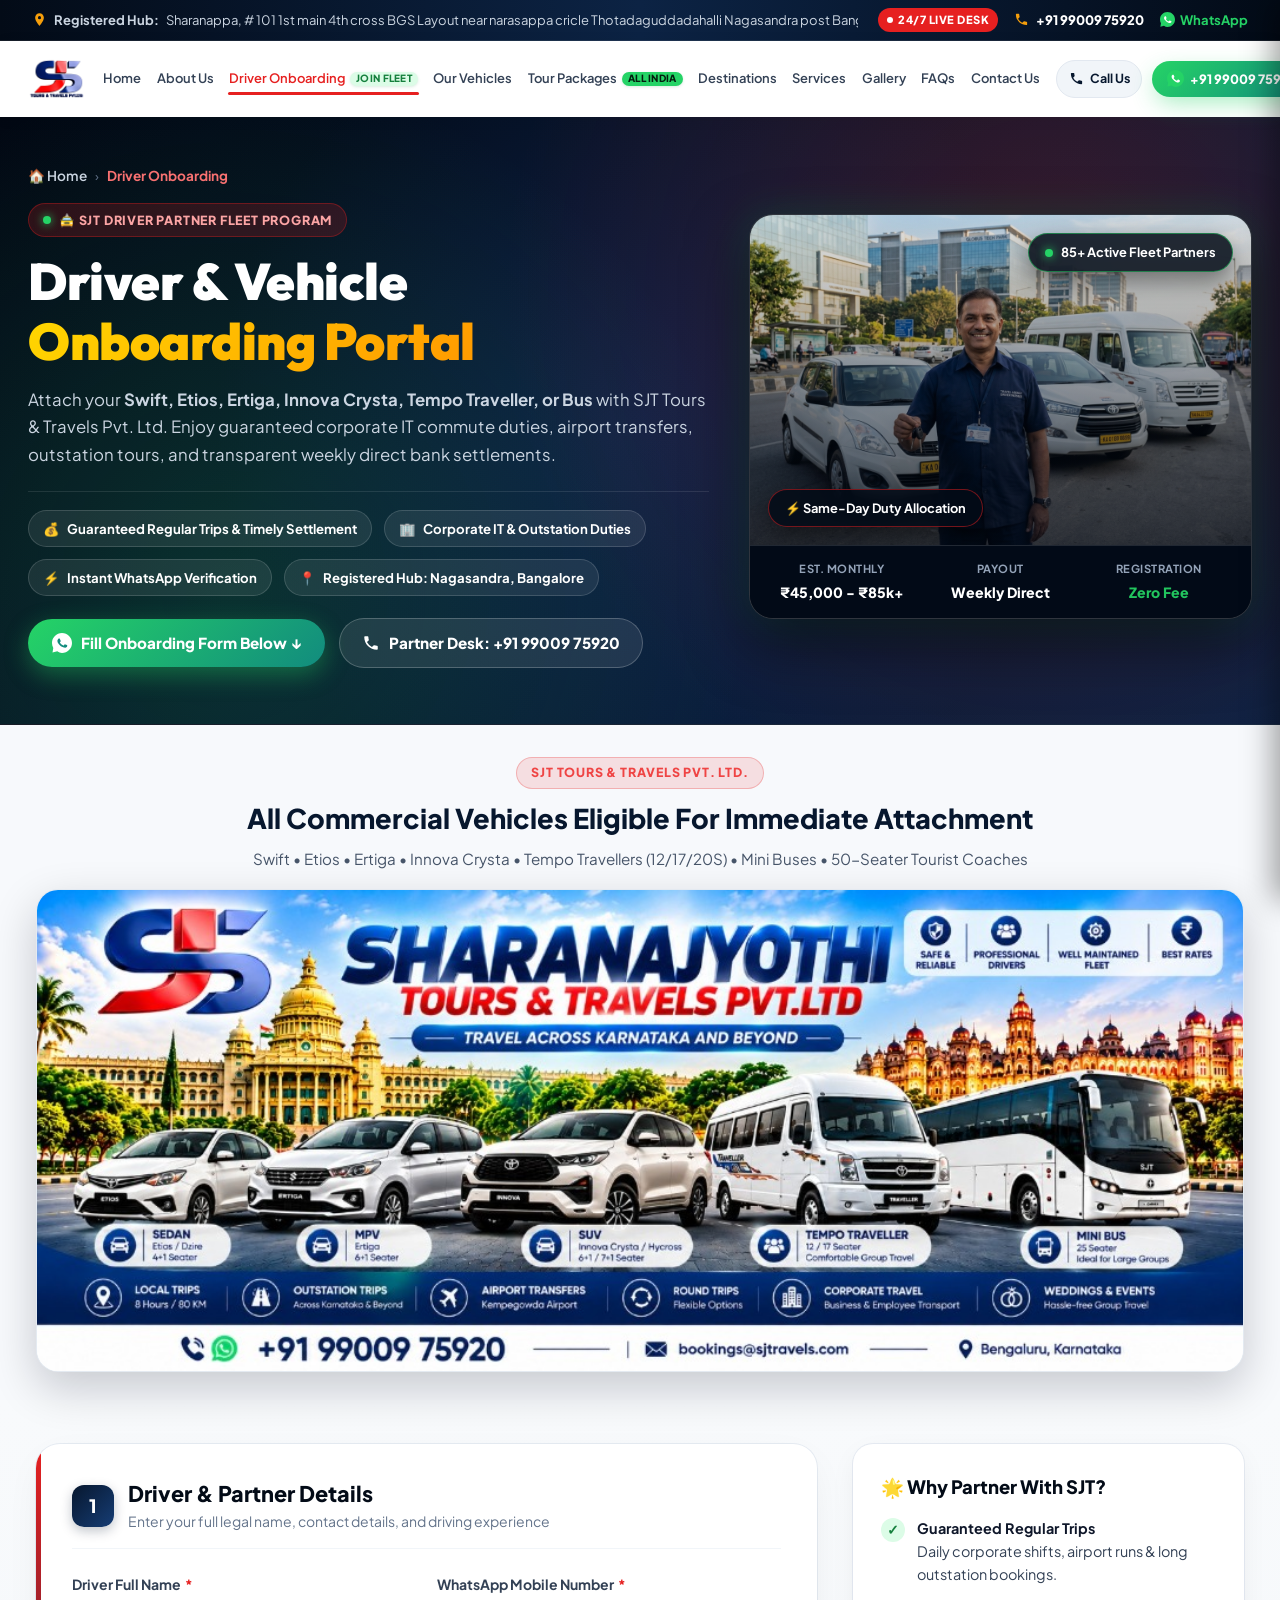
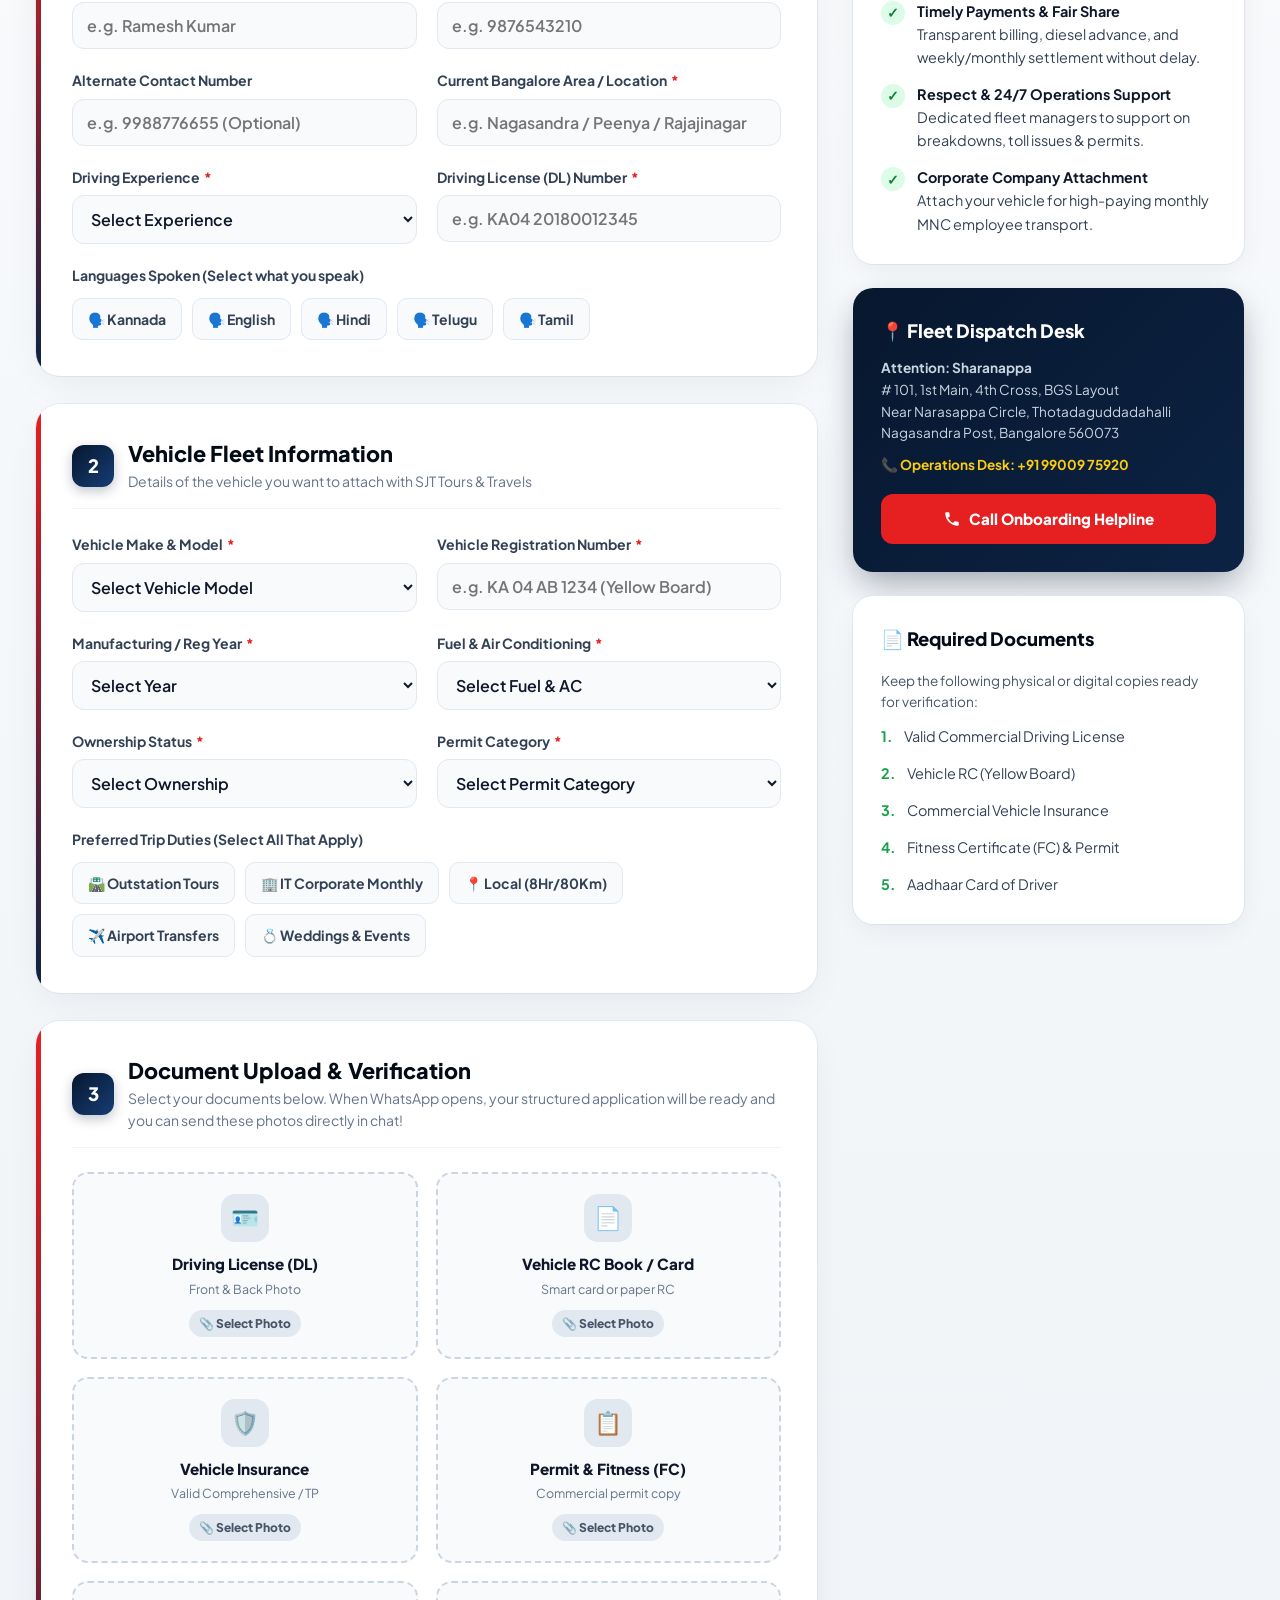
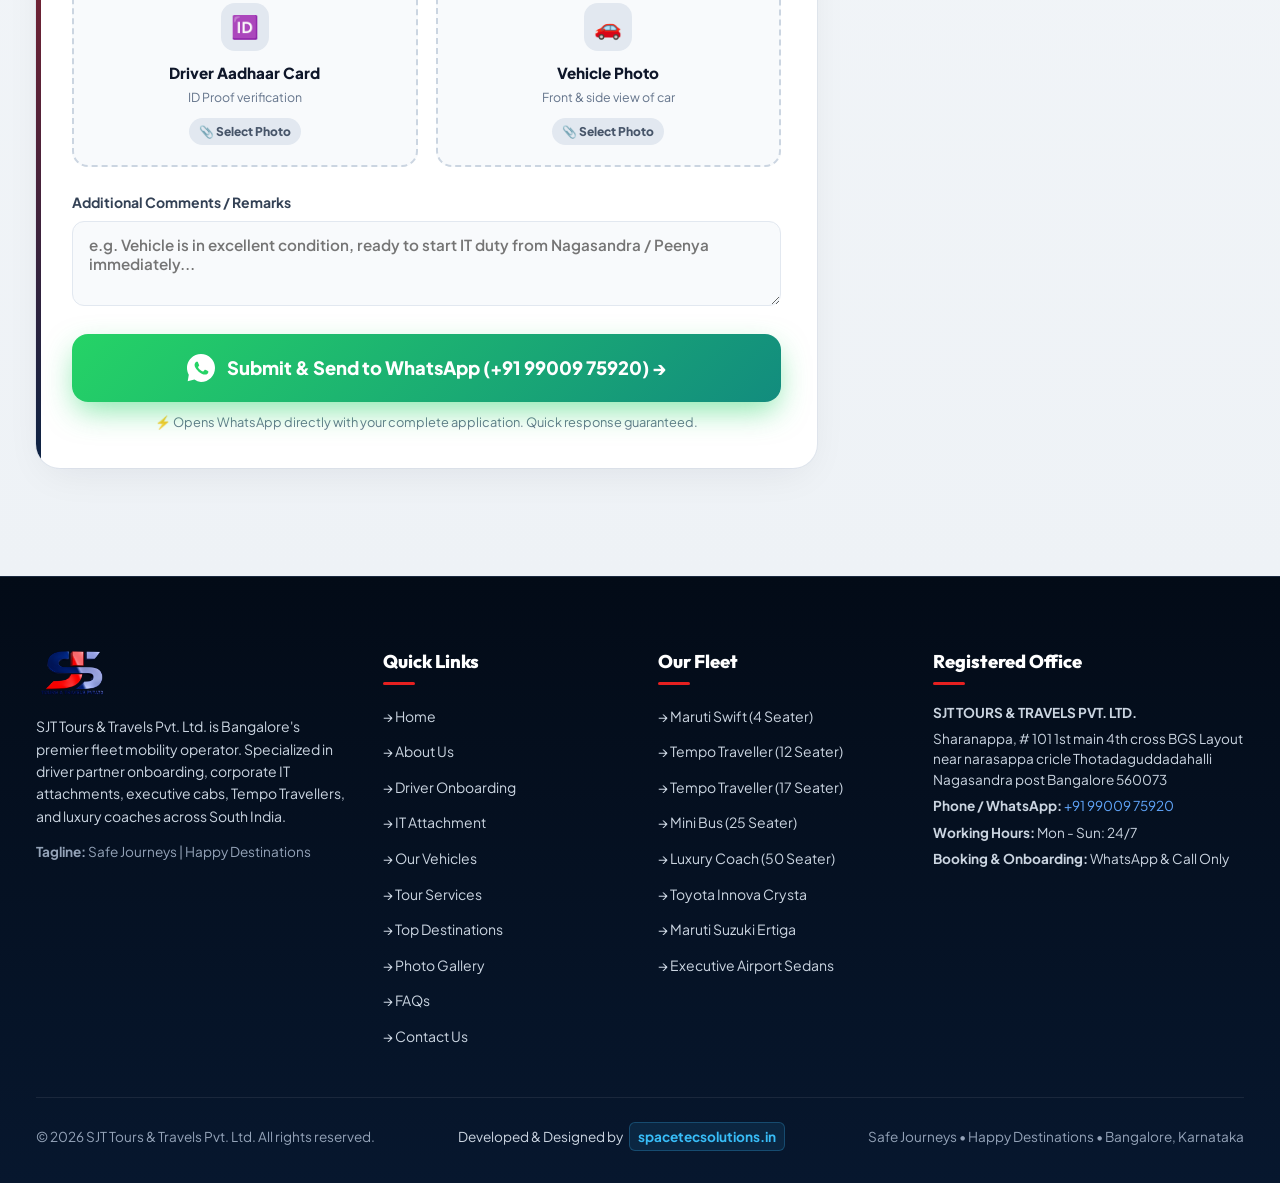
<file: driver-onboarding.html>
<!DOCTYPE html>
<html lang="en">
<head>
  <meta charset="UTF-8">
  <meta name="viewport" content="width=device-width, initial-scale=1.0, maximum-scale=5.0, viewport-fit=cover">
  <link rel="icon" type="image/png" href="assets/logos/sjt_logo.png">
  <link rel="shortcut icon" href="favicon.ico" type="image/x-icon">
  <title>Driver &amp; Vehicle Onboarding | Attach Your Cab / Bus | SJT Tours &amp; Travels Pvt. Ltd.</title>
  
  <!-- SEO Meta Tags -->
  <meta name="description" content="Attach your car, Tempo Traveller, or Bus with SJT Tours & Travels Pvt. Ltd. Bengaluru. Driver onboarding for IT corporate shifts, local hourly duties, airport transfers, and outstation tours. Instant WhatsApp onboarding with Sharanappa: +91 99009 75920.">
  <meta name="keywords" content="attach cab in bangalore, driver onboarding bangalore, tempo traveller attachment bangalore, IT company cab attachment bangalore, attach innova swift ertiga bangalore, commercial driver jobs bangalore, SJT tours travels driver registration">
  <meta name="author" content="SJT Tours & Travels Pvt. Ltd.">
  <meta name="robots" content="index, follow">
  <link rel="canonical" href="https://www.sjttravels.com/driver-onboarding.html">
  
  <!-- Open Graph -->
  <meta property="og:title" content="Driver &amp; Vehicle Onboarding | SJT Tours &amp; Travels Pvt. Ltd.">
  <meta property="og:description" content="Partner with Karnataka's leading tourist & corporate transport fleet. Guaranteed daily trips, timely payouts, and 24/7 dispatch support.">
  <meta property="og:image" content="assets/hero_grand_banner.jpg">
  <meta property="og:type" content="website">
  
  <!-- Favicon -->
  
  
  <!-- Master Stylesheet -->
  <link rel="stylesheet" href="styles.css">
</head>
<body>

  <!-- ==========================================================================
       MOBILE SLIDE-OUT NAVIGATION DRAWER
       ========================================================================== -->
  <div class="mobile-drawer-overlay" id="mobileDrawerOverlay"></div>
  <aside class="mobile-nav-drawer" id="mobileNavDrawer" aria-label="Mobile Navigation Drawer">
    <div class="drawer-header">
      <img src="assets/logos/sjt_logo.png" alt="SJT Tours and Travels" class="drawer-logo-img">
      <button type="button" class="drawer-close-btn" id="drawerCloseBtn" aria-label="Close menu">&times;</button>
    </div>
    <div class="drawer-body">
      <nav class="drawer-nav-links">
        <a href="index.html" class="drawer-nav-item">🏠 Home</a>
        <a href="about.html" class="drawer-nav-item">ℹ️ About Us</a>
        <a href="driver-onboarding.html" class="drawer-nav-item active">🚖 Driver Onboarding</a>
        <a href="vehicles.html" class="drawer-nav-item">🚐 Our Vehicles &amp; Rates</a>
        <a href="packages.html" class="drawer-nav-item">🎒 All India Tour Packages <span class="badge-driver-tag" style="background:#25d366;color:#031c0e;margin-left:auto;">28 States</span></a>
        <a href="destinations.html" class="drawer-nav-item">🌄 Popular Destinations</a>
        <a href="services.html" class="drawer-nav-item">🛣️ Travel Services</a>
        <a href="gallery.html" class="drawer-nav-item">📸 Photo Gallery</a>
        <a href="faq.html" class="drawer-nav-item">❓ FAQs</a>
        <a href="contact.html" class="drawer-nav-item">📞 Contact Operations Desk</a>
      </nav>
      <div class="drawer-cta-pane">
        <a href="tel:+919900975920" class="drawer-btn call">
          <svg style="width:18px;height:18px;" viewBox="0 0 24 24" fill="currentColor"><path d="M6.62 10.79a15.053 15.053 0 006.59 6.59l2.2-2.2c.27-.27.67-.36 1.02-.24 1.12.37 2.33.57 3.57.57.55 0 1 .45 1 1V20c0 .55-.45 1-1 1-9.39 0-17-7.61-17-17 0-.55.45-1 1-1h3.5c.55 0 1 .45 1 1 0 1.25.2 2.45.57 3.57.11.35.03.74-.25 1.02l-2.2 2.2z"/></svg>
          Call +91 99009 75920
        </a>
        <a href="https://wa.me/919900975920?text=Hi%20SJT%20Travels,%20I%20am%20a%20driver%20and%20want%20to%20onboard%20my%20vehicle" target="_blank" rel="noopener" class="drawer-btn whatsapp">
          <svg class="wa-icon-official" viewBox="0 0 32 32" fill="none" xmlns="http://www.w3.org/2000/svg"><path fill="#25D366" d="M16 0C7.163 0 0 7.163 0 16c0 2.825.738 5.488 2.05 7.8L.8 31.2l7.65-1.988A15.93 15.93 0 0 0 16 32c8.837 0 16-7.163 16-16S24.837 0 16 0z"/><path fill="#ffffff" fill-rule="evenodd" clip-rule="evenodd" d="M23.6 19.35c-.388-.194-2.288-1.125-2.644-1.256-.356-.131-.613-.194-.875.194-.256.388-1.006 1.256-1.231 1.513-.225.256-.45.288-.838.094-.388-.194-1.637-.6-3.119-1.919-1.15-1.025-1.925-2.288-2.15-2.675-.225-.388-.025-.6.169-.794.175-.175.388-.45.581-.675.194-.225.256-.388.388-.644.131-.256.063-.481-.031-.675-.094-.194-.875-2.106-1.2-2.888-.319-.762-.644-.656-.875-.669-.225-.013-.481-.013-.738-.013-.256 0-.675.094-1.025.481-.356.388-1.356 1.325-1.356 3.231 0 1.906 1.388 3.75 1.581 4.006.194.256 2.731 4.169 6.619 5.844.925.4 1.644.638 2.206.819.931.294 1.775.25 2.444.15.75-.113 2.288-.938 2.613-1.844.325-.906.325-1.681.225-1.844-.094-.162-.35-.256-.738-.45z"/></svg>
          WhatsApp Onboarding Desk
        </a>
        <div class="drawer-office-info">
          <strong>Registered Hub:</strong><br>
          Sharanappa, # 101 1st main 4th cross BGS Layout near narasappa cricle Thotadaguddadahalli Nagasandra post Bangalore 560073
        </div>
      </div>
    </div>
  </aside>

  <!-- ==========================================================================
       TOP ANNOUNCEMENT BAR (FULL WIDTH)
       ========================================================================== -->
    <aside class="top-notice-bar" aria-label="Office Location and 24/7 Operations">
    <div class="top-notice-inner">
      <div class="top-notice-left">
        <span class="top-notice-item notice-address" title="Sharanappa, # 101 1st main 4th cross BGS Layout near narasappa cricle Thotadaguddadahalli Nagasandra post Bangalore 560073">
          <svg viewBox="0 0 24 24" fill="currentColor"><path d="M12 2C8.13 2 5 5.13 5 9c0 5.25 7 13 7 13s7-7.75 7-13c0-3.87-3.13-7-7-7zm0 9.5a2.5 2.5 0 110-5 2.5 2.5 0 010 5z"/></svg>
          <strong>Registered Hub:</strong> Sharanappa, # 101 1st main 4th cross BGS Layout near narasappa cricle Thotadaguddadahalli Nagasandra post Bangalore 560073
        </span>
      </div>
      <div class="top-notice-right">
        <span class="badge-247-live">24/7 Live Desk</span>
        <span class="top-notice-item">
          <svg viewBox="0 0 24 24" fill="currentColor"><path d="M20 15.5c-1.2 0-2.4-.2-3.6-.6-.3-.1-.7 0-1 .2l-2.2 2.2c-2.8-1.5-5.1-3.8-6.6-6.6l2.2-2.2c.3-.3.4-.7.2-1-.4-1.2-.6-2.4-.6-3.6 0-.5-.5-1-1-1H4c-.5 0-1 .5-1 1 0 9.4 7.6 17 17 17 .5 0 1-.5 1-1v-3.5c0-.5-.5-1-1-1z"/></svg>
          <a href="tel:+919900975920" style="color: #ffffff; font-weight: 800; text-decoration: none;">+91 99009 75920</a>
        </span>
        <span class="top-notice-item">
          <a href="https://wa.me/919900975920?text=Hi%20SJT%20Travels" target="_blank" rel="noopener" style="color: #25D366; font-weight: 700; text-decoration: none; display: inline-flex; align-items: center; gap: 5px;">
            <svg class="wa-icon-official" style="width:15px;height:15px;" viewBox="0 0 32 32" fill="none" xmlns="http://www.w3.org/2000/svg"><path fill="#25D366" d="M16 0C7.163 0 0 7.163 0 16c0 2.825.738 5.488 2.05 7.8L.8 31.2l7.65-1.988A15.93 15.93 0 0 0 16 32c8.837 0 16-7.163 16-16S24.837 0 16 0z"/><path fill="#ffffff" fill-rule="evenodd" clip-rule="evenodd" d="M23.6 19.35c-.388-.194-2.288-1.125-2.644-1.256-.356-.131-.613-.194-.875.194-.256.388-1.006 1.256-1.231 1.513-.225.256-.45.288-.838.094-.388-.194-1.637-.6-3.119-1.919-1.15-1.025-1.925-2.288-2.15-2.675-.225-.388-.025-.6.169-.794.175-.175.388-.45.581-.675.194-.225.256-.388.388-.644.131-.256.063-.481-.031-.675-.094-.194-.875-2.106-1.2-2.888-.319-.762-.644-.656-.875-.669-.225-.013-.481-.013-.738-.013-.256 0-.675.094-1.025.481-.356.388-1.356 1.325-1.356 3.231 0 1.906 1.388 3.75 1.581 4.006.194.256 2.731 4.169 6.619 5.844.925.4 1.644.638 2.206.819.931.294 1.775.25 2.444.15.75-.113 2.288-.938 2.613-1.844.325-.906.325-1.681.225-1.844-.094-.162-.35-.256-.738-.45z"/></svg>
            <span>WhatsApp</span>
          </a>
        </span>
      </div>
    </div>
  </aside>

  <!-- ==========================================================================
       MAIN NAVIGATION HEADER (STICKY FULL WIDTH)
       ========================================================================== -->
  <header class="site-header" id="siteHeader">
    <div class="header-inner">
      <a href="index.html" class="brand-logo-wrap" title="SJT Tours & Travels Pvt. Ltd. Home">
        <img src="assets/logos/sjt_logo.png" alt="SJT Tours & Travels Pvt. Ltd. Official Logo" class="brand-logo-img">
      </a>

      <!-- Desktop Navigation Menu -->
      <nav class="desktop-nav" id="desktopNav" aria-label="Main Navigation">
        <a href="index.html" class="nav-link">Home</a>
        <a href="about.html" class="nav-link">About Us</a>
        <a href="driver-onboarding.html" class="nav-link active">Driver Onboarding <span class="badge-driver-tag">Join Fleet</span></a>
        <a href="vehicles.html" class="nav-link">Our Vehicles</a>
        <a href="packages.html" class="nav-link">Tour Packages <span class="badge-driver-tag" style="background:#25d366;color:#031c0e;">All India</span></a>
        <a href="destinations.html" class="nav-link">Destinations</a>
        <a href="services.html" class="nav-link">Services</a>
        <a href="gallery.html" class="nav-link">Gallery</a>
        <a href="faq.html" class="nav-link">FAQs</a>
        <a href="contact.html" class="nav-link">Contact Us</a>
      </nav>

      <!-- Action Buttons -->
      <div class="header-actions">
        <a href="tel:+919900975920" class="btn-header-call" title="Call Operations Desk">
          <svg viewBox="0 0 24 24"><path d="M6.62 10.79a15.053 15.053 0 006.59 6.59l2.2-2.2c.27-.27.67-.36 1.02-.24 1.12.37 2.33.57 3.57.57.55 0 1 .45 1 1V20c0 .55-.45 1-1 1-9.39 0-17-7.61-17-17 0-.55.45-1 1-1h3.5c.55 0 1 .45 1 1 0 1.25.2 2.45.57 3.57.11.35.03.74-.25 1.02l-2.2 2.2z"/></svg>
          <span>Call Us</span>
        </a>
        <a href="https://wa.me/919900975920?text=Hi%20SJT%20Travels,%20I%20am%20a%20driver%20and%20want%20to%20onboard%20my%20vehicle" target="_blank" rel="noopener" class="btn-header-whatsapp" title="Chat on WhatsApp">
          <svg class="wa-icon-official" viewBox="0 0 32 32" fill="none" xmlns="http://www.w3.org/2000/svg"><path fill="#25D366" d="M16 0C7.163 0 0 7.163 0 16c0 2.825.738 5.488 2.05 7.8L.8 31.2l7.65-1.988A15.93 15.93 0 0 0 16 32c8.837 0 16-7.163 16-16S24.837 0 16 0z"/><path fill="#ffffff" fill-rule="evenodd" clip-rule="evenodd" d="M23.6 19.35c-.388-.194-2.288-1.125-2.644-1.256-.356-.131-.613-.194-.875.194-.256.388-1.006 1.256-1.231 1.513-.225.256-.45.288-.838.094-.388-.194-1.637-.6-3.119-1.919-1.15-1.025-1.925-2.288-2.15-2.675-.225-.388-.025-.6.169-.794.175-.175.388-.45.581-.675.194-.225.256-.388.388-.644.131-.256.063-.481-.031-.675-.094-.194-.875-2.106-1.2-2.888-.319-.762-.644-.656-.875-.669-.225-.013-.481-.013-.738-.013-.256 0-.675.094-1.025.481-.356.388-1.356 1.325-1.356 3.231 0 1.906 1.388 3.75 1.581 4.006.194.256 2.731 4.169 6.619 5.844.925.4 1.644.638 2.206.819.931.294 1.775.25 2.444.15.75-.113 2.288-.938 2.613-1.844.325-.906.325-1.681.225-1.844-.094-.162-.35-.256-.738-.45z"/></svg>
          <span>+91 99009 75920</span>
        </a>
        <button class="mobile-toggle-btn" id="mobileToggleBtn" aria-label="Toggle navigation menu">☰</button>
      </div>
    </div>
  </header>

  <main>
    <!-- ==========================================================================
         SUBPAGE HERO: DRIVER & VEHICLE ONBOARDING
         ========================================================================== -->
    <!-- ==========================================================================
         SUBPAGE HERO: DRIVER & VEHICLE ONBOARDING
         ========================================================================== -->
    <section class="subpage-hero driver-hero-section">
      <div class="subpage-hero-inner">
        <div class="subpage-banner-grid">
          
          <!-- Content Left Column -->
          <div class="subpage-banner-content">
            <nav class="breadcrumb-nav" aria-label="Breadcrumb">
              <a href="index.html" class="breadcrumb-link">🏠 Home</a>
              <span class="breadcrumb-separator">&rsaquo;</span>
              <span class="breadcrumb-current">Driver Onboarding</span>
            </nav>

            <div class="subpage-badge">
              <span class="pulse-dot-green"></span>
              🚖 SJT Driver Partner Fleet Program
            </div>

            <h1 class="subpage-title">Driver &amp; Vehicle <span class="hero-gold-text">Onboarding Portal</span></h1>
            
            <p class="subpage-subtitle">
              Attach your <strong>Swift, Etios, Ertiga, Innova Crysta, Tempo Traveller, or Bus</strong> with SJT Tours &amp; Travels Pvt. Ltd. Enjoy guaranteed corporate IT commute duties, airport transfers, outstation tours, and transparent weekly direct bank settlements.
            </p>

            <div class="subpage-quick-stats">
              <div class="subpage-stat-chip">
                <span>💰</span> <strong>Guaranteed Regular Trips &amp; Timely Settlement</strong>
              </div>
              <div class="subpage-stat-chip">
                <span>🏢</span> <strong>Corporate IT &amp; Outstation Duties</strong>
              </div>
              <div class="subpage-stat-chip">
                <span>⚡</span> <strong>Instant WhatsApp Verification</strong>
              </div>
              <div class="subpage-stat-chip">
                <span>📍</span> <strong>Registered Hub: Nagasandra, Bangalore</strong>
              </div>
            </div>

            <div class="subpage-banner-actions">
              <a href="#driverOnboardForm" class="subpage-btn-wa">
                <svg class="wa-icon-official" style="width:20px;height:20px;" viewBox="0 0 32 32" fill="none" xmlns="http://www.w3.org/2000/svg"><path fill="#ffffff" d="M16 0C7.163 0 0 7.163 0 16c0 2.825.738 5.488 2.05 7.8L.8 31.2l7.65-1.988A15.93 15.93 0 0 0 16 32c8.837 0 16-7.163 16-16S24.837 0 16 0z"/><path fill="#128C7E" fill-rule="evenodd" clip-rule="evenodd" d="M23.6 19.35c-.388-.194-2.288-1.125-2.644-1.256-.356-.131-.613-.194-.875.194-.256.388-1.006 1.256-1.231 1.513-.225.256-.45.288-.838.094-.388-.194-1.637-.6-3.119-1.919-1.15-1.025-1.925-2.288-2.15-2.675-.225-.388-.025-.6.169-.794.175-.175.388-.45.581-.675.194-.225.256-.388.388-.644.131-.256.063-.481-.031-.675-.094-.194-.875-2.106-1.2-2.888-.319-.762-.644-.656-.875-.669-.225-.013-.481-.013-.738-.013-.256 0-.675.094-1.025.481-.356.388-1.356 1.325-1.356 3.231 0 1.906 1.388 3.75 1.581 4.006.194.256 2.731 4.169 6.619 5.844.925.4 1.644.638 2.206.819.931.294 1.775.25 2.444.15.75-.113 2.288-.938 2.613-1.844.325-.906.325-1.681.225-1.844-.094-.162-.35-.256-.738-.45z"/></svg>
                <span>Fill Onboarding Form Below &darr;</span>
              </a>
              <a href="tel:+919900975920" class="subpage-btn-call">
                <svg style="width:18px;height:18px;" viewBox="0 0 24 24" fill="currentColor"><path d="M6.62 10.79a15.053 15.053 0 006.59 6.59l2.2-2.2c.27-.27.67-.36 1.02-.24 1.12.37 2.33.57 3.57.57.55 0 1 .45 1 1V20c0 .55-.45 1-1 1-9.39 0-17-7.61-17-17 0-.55.45-1 1-1h3.5c.55 0 1 .45 1 1 0 1.25.2 2.45.57 3.57.11.35.03.74-.25 1.02l-2.2 2.2z"/></svg>
                <span>Partner Desk: +91 99009 75920</span>
              </a>
            </div>
          </div>

          <!-- Animated Visual Banner Card Right Column -->
          <div class="subpage-banner-visual">
            <div class="driver-visual-card">
              <div class="subpage-visual-media">
                <img src="assets/driver_partner_hero.jpg" alt="SJT Tours &amp; Travels Driver Partner Program Bangalore" loading="eager">
                <div class="subpage-visual-overlay"></div>
                <div class="subpage-sheen-sweep"></div>
                
                <!-- Floating Animated Badges -->
                <div class="floating-banner-badge badge-top-right">
                  <span class="pulse-dot-green"></span>
                  <span>85+ Active Fleet Partners</span>
                </div>
                
                <div class="floating-banner-badge badge-bottom-left">
                  <span>⚡ Same-Day Duty Allocation</span>
                </div>
              </div>

              <!-- Partner Highlights Bar -->
              <div class="driver-card-meta-bar">
                <div class="driver-meta-item">
                  <span class="meta-label">Est. Monthly</span>
                  <strong class="meta-value">₹45,000 - ₹85k+</strong>
                </div>
                <div class="driver-meta-item">
                  <span class="meta-label">Payout</span>
                  <strong class="meta-value">Weekly Direct</strong>
                </div>
                <div class="driver-meta-item">
                  <span class="meta-label">Registration</span>
                  <strong class="meta-value" style="color:#22c55e;">Zero Fee</strong>
                </div>
              </div>
            </div>
          </div>

        </div>
      </div>
    </section>

    <!-- ==========================================================================
         FULL-WIDTH PANORAMIC FLEET SHOWCASE BANNER
         ========================================================================== -->
    <section class="onboard-fleet-panoramic-showcase">
      <div class="container">
        <div class="onboard-fleet-header">
          <span class="section-tag-pill">SJT TOURS &amp; TRAVELS PVT. LTD.</span>
          <h3>All Commercial Vehicles Eligible For Immediate Attachment</h3>
          <p>Swift &bull; Etios &bull; Ertiga &bull; Innova Crysta &bull; Tempo Travellers (12/17/20S) &bull; Mini Buses &bull; 50-Seater Tourist Coaches</p>
        </div>

        <div class="onboard-panoramic-card">
          <img src="assets/sharanajyothi_hero_banner.jpg" alt="SJT Sharanajyothi Complete Vehicle Fleet Lineup - Travel Across Karnataka and Beyond" loading="lazy">
        </div>
      </div>
    </section>

    <!-- ==========================================================================
         MAIN ONBOARDING APPLICATION WORKFLOW
         ========================================================================== -->
    <section class="onboarding-main-section">
      <div class="container">
        
        <div class="onboarding-layout-grid">
          
          <!-- Left: Multi-Step Interactive Form -->
          <div class="onboard-form-column">
            
            <form id="driverOnboardForm" novalidate>
              
              <!-- STEP 1: DRIVER PERSONAL DETAILS -->
              <div class="onboarding-card">
                <div class="onboarding-card-header">
                  <div class="step-num-badge">1</div>
                  <div class="step-header-text">
                    <h3>Driver &amp; Partner Details</h3>
                    <p>Enter your full legal name, contact details, and driving experience</p>
                  </div>
                </div>

                <div class="onboard-form-grid">
                  
                  <div class="onboard-field">
                    <label class="onboard-label" for="driverFullName">Driver Full Name <span class="req">*</span></label>
                    <input type="text" id="driverFullName" class="onboard-input" placeholder="e.g. Ramesh Kumar" required>
                  </div>

                  <div class="onboard-field">
                    <label class="onboard-label" for="driverMobile">WhatsApp Mobile Number <span class="req">*</span></label>
                    <input type="tel" id="driverMobile" class="onboard-input" placeholder="e.g. 9876543210" pattern="[0-9]{10}" maxlength="10" required>
                  </div>

                  <div class="onboard-field">
                    <label class="onboard-label" for="driverAltMobile">Alternate Contact Number</label>
                    <input type="tel" id="driverAltMobile" class="onboard-input" placeholder="e.g. 9988776655 (Optional)">
                  </div>

                  <div class="onboard-field">
                    <label class="onboard-label" for="driverCity">Current Bangalore Area / Location <span class="req">*</span></label>
                    <input type="text" id="driverCity" class="onboard-input" placeholder="e.g. Nagasandra / Peenya / Rajajinagar" required>
                  </div>

                  <div class="onboard-field">
                    <label class="onboard-label" for="driverExperience">Driving Experience <span class="req">*</span></label>
                    <select id="driverExperience" class="onboard-select" required>
                      <option value="" selected disabled>Select Experience</option>
                      <option value="1 to 2 Years">1 - 2 Years</option>
                      <option value="3 to 5 Years">3 - 5 Years</option>
                      <option value="6 to 10 Years">6 - 10 Years</option>
                      <option value="10+ Years">10+ Years (Senior Veteran)</option>
                    </select>
                  </div>

                  <div class="onboard-field">
                    <label class="onboard-label" for="driverDlNumber">Driving License (DL) Number <span class="req">*</span></label>
                    <input type="text" id="driverDlNumber" class="onboard-input" placeholder="e.g. KA04 20180012345" required>
                  </div>

                  <div class="onboard-field col-span-2">
                    <label class="onboard-label">Languages Spoken (Select what you speak)</label>
                    <div class="pref-chips-wrap">
                      <label class="pref-chip"><input type="checkbox" name="languages" value="Kannada"><span>🗣️ Kannada</span></label>
                      <label class="pref-chip"><input type="checkbox" name="languages" value="English"><span>🗣️ English</span></label>
                      <label class="pref-chip"><input type="checkbox" name="languages" value="Hindi"><span>🗣️ Hindi</span></label>
                      <label class="pref-chip"><input type="checkbox" name="languages" value="Telugu"><span>🗣️ Telugu</span></label>
                      <label class="pref-chip"><input type="checkbox" name="languages" value="Tamil"><span>🗣️ Tamil</span></label>
                    </div>
                  </div>

                </div>
              </div>

              <!-- STEP 2: CAR & VEHICLE DETAILS -->
              <div class="onboarding-card">
                <div class="onboarding-card-header">
                  <div class="step-num-badge">2</div>
                  <div class="step-header-text">
                    <h3>Vehicle Fleet Information</h3>
                    <p>Details of the vehicle you want to attach with SJT Tours &amp; Travels</p>
                  </div>
                </div>

                <div class="onboard-form-grid">
                  
                  <div class="onboard-field">
                    <label class="onboard-label" for="vehicleModel">Vehicle Make &amp; Model <span class="req">*</span></label>
                    <select id="vehicleModel" class="onboard-select" required>
                      <option value="" selected disabled>Select Vehicle Model</option>
                      <option value="Maruti Swift (4 Seater)">Maruti Swift (4 Seater)</option>
                      <option value="Toyota Etios Sedan (4+1)">Toyota Etios Sedan (4+1)</option>
                      <option value="Maruti Suzuki Ertiga (6+1)">Maruti Suzuki Ertiga (6+1)</option>
                      <option value="Toyota Innova Crysta (7+1)">Toyota Innova Crysta (7+1)</option>
                      <option value="Toyota Innova Hycross (7+1)">Toyota Innova Hycross (7+1)</option>
                      <option value="Tempo Traveller (12 Seater)">Tempo Traveller (12 Seater)</option>
                      <option value="Tempo Traveller (17 Seater)">Tempo Traveller (17 Seater)</option>
                      <option value="Maharaja Luxury TT (20 Seater)">Maharaja Luxury TT (20 Seater)</option>
                      <option value="Mini Bus AC (21 Seater)">Mini Bus AC (21 Seater)</option>
                      <option value="Mini Bus Luxury (25 Seater)">Mini Bus Luxury (25 Seater)</option>
                      <option value="Luxury Coach Bus (50 Seater)">Luxury Coach Bus (50 Seater)</option>
                      <option value="Other Commercial Vehicle">Other Commercial Vehicle</option>
                    </select>
                  </div>

                  <div class="onboard-field">
                    <label class="onboard-label" for="vehicleRegNumber">Vehicle Registration Number <span class="req">*</span></label>
                    <input type="text" id="vehicleRegNumber" class="onboard-input" placeholder="e.g. KA 04 AB 1234 (Yellow Board)" required>
                  </div>

                  <div class="onboard-field">
                    <label class="onboard-label" for="vehicleYear">Manufacturing / Reg Year <span class="req">*</span></label>
                    <select id="vehicleYear" class="onboard-select" required>
                      <option value="" selected disabled>Select Year</option>
                      <option value="2025">2025 (Brand New)</option>
                      <option value="2024">2024</option>
                      <option value="2023">2023</option>
                      <option value="2022">2022</option>
                      <option value="2021">2021</option>
                      <option value="2020">2020</option>
                      <option value="2019">2019</option>
                      <option value="2018 or Older">2018 or Older</option>
                    </select>
                  </div>

                  <div class="onboard-field">
                    <label class="onboard-label" for="vehicleFuelType">Fuel &amp; Air Conditioning <span class="req">*</span></label>
                    <select id="vehicleFuelType" class="onboard-select" required>
                      <option value="" selected disabled>Select Fuel &amp; AC</option>
                      <option value="Diesel - AC">Diesel - Full AC</option>
                      <option value="Petrol - AC">Petrol - Full AC</option>
                      <option value="CNG - AC">CNG - Full AC</option>
                      <option value="Electric (EV) - AC">Electric (EV) - Full AC</option>
                      <option value="Non-AC">Non-AC</option>
                    </select>
                  </div>

                  <div class="onboard-field">
                    <label class="onboard-label" for="vehicleOwnership">Ownership Status <span class="req">*</span></label>
                    <select id="vehicleOwnership" class="onboard-select" required>
                      <option value="" selected disabled>Select Ownership</option>
                      <option value="Owner Driver (Self Driving)">Owner Driver (Self Driving)</option>
                      <option value="Fleet Owner (Hired Driver)">Fleet Owner (Multiple Cabs)</option>
                      <option value="Company Attached Driver">Company Attached Driver</option>
                    </select>
                  </div>

                  <div class="onboard-field">
                    <label class="onboard-label" for="vehiclePermitType">Permit Category <span class="req">*</span></label>
                    <select id="vehiclePermitType" class="onboard-select" required>
                      <option value="" selected disabled>Select Permit Category</option>
                      <option value="All India Tourist Permit (AITP)">All India Tourist Permit (AITP)</option>
                      <option value="Karnataka State Tourist Permit">Karnataka State Tourist Permit</option>
                      <option value="City Taxi Permit (Bangalore)">City Taxi Permit (Bangalore)</option>
                    </select>
                  </div>

                  <div class="onboard-field col-span-2">
                    <label class="onboard-label">Preferred Trip Duties (Select All That Apply)</label>
                    <div class="pref-chips-wrap">
                      <label class="pref-chip"><input type="checkbox" name="dutyPref" value="Outstation Tours"><span>🛣️ Outstation Tours</span></label>
                      <label class="pref-chip"><input type="checkbox" name="dutyPref" value="IT Corporate Monthly"><span>🏢 IT Corporate Monthly</span></label>
                      <label class="pref-chip"><input type="checkbox" name="dutyPref" value="Local 8Hr/80Km"><span>📍 Local (8Hr/80Km)</span></label>
                      <label class="pref-chip"><input type="checkbox" name="dutyPref" value="Airport Kempegowda"><span>✈️ Airport Transfers</span></label>
                      <label class="pref-chip"><input type="checkbox" name="dutyPref" value="Weddings & Events"><span>💍 Weddings &amp; Events</span></label>
                    </div>
                  </div>

                </div>
              </div>

              <!-- STEP 3: DOCUMENT VERIFICATION CHECKLIST & PHOTO UPLOADS -->
              <div class="onboarding-card">
                <div class="onboarding-card-header">
                  <div class="step-num-badge">3</div>
                  <div class="step-header-text">
                    <h3>Document Upload &amp; Verification</h3>
                    <p>Select your documents below. When WhatsApp opens, your structured application will be ready and you can send these photos directly in chat!</p>
                  </div>
                </div>

                <div class="doc-uploads-grid">
                  
                  <!-- 1. Driving License -->
                  <div class="doc-upload-box" id="box-dl">
                    <input type="file" id="fileDl" accept="image/*,.pdf" onchange="handleDocUpload(this, 'dl')">
                    <div class="doc-icon-wrap">🪪</div>
                    <div class="doc-title">Driving License (DL)</div>
                    <div class="doc-sub">Front &amp; Back Photo</div>
                    <span class="doc-status-badge" id="badge-dl">📎 Select Photo</span>
                    <img id="thumb-dl" class="doc-preview-thumb" alt="DL Preview">
                    <div id="link-dl"></div>
                  </div>

                  <!-- 2. Vehicle RC Book -->
                  <div class="doc-upload-box" id="box-rc">
                    <input type="file" id="fileRc" accept="image/*,.pdf" onchange="handleDocUpload(this, 'rc')">
                    <div class="doc-icon-wrap">📄</div>
                    <div class="doc-title">Vehicle RC Book / Card</div>
                    <div class="doc-sub">Smart card or paper RC</div>
                    <span class="doc-status-badge" id="badge-rc">📎 Select Photo</span>
                    <img id="thumb-rc" class="doc-preview-thumb" alt="RC Preview">
                    <div id="link-rc"></div>
                  </div>

                  <!-- 3. Insurance Certificate -->
                  <div class="doc-upload-box" id="box-insurance">
                    <input type="file" id="fileInsurance" accept="image/*,.pdf" onchange="handleDocUpload(this, 'insurance')">
                    <div class="doc-icon-wrap">🛡️</div>
                    <div class="doc-title">Vehicle Insurance</div>
                    <div class="doc-sub">Valid Comprehensive / TP</div>
                    <span class="doc-status-badge" id="badge-insurance">📎 Select Photo</span>
                    <img id="thumb-insurance" class="doc-preview-thumb" alt="Insurance Preview">
                    <div id="link-insurance"></div>
                  </div>

                  <!-- 4. Commercial Permit / FC -->
                  <div class="doc-upload-box" id="box-permit">
                    <input type="file" id="filePermit" accept="image/*,.pdf" onchange="handleDocUpload(this, 'permit')">
                    <div class="doc-icon-wrap">📋</div>
                    <div class="doc-title">Permit &amp; Fitness (FC)</div>
                    <div class="doc-sub">Commercial permit copy</div>
                    <span class="doc-status-badge" id="badge-permit">📎 Select Photo</span>
                    <img id="thumb-permit" class="doc-preview-thumb" alt="Permit Preview">
                    <div id="link-permit"></div>
                  </div>

                  <!-- 5. Aadhaar Card / ID -->
                  <div class="doc-upload-box" id="box-aadhaar">
                    <input type="file" id="fileAadhaar" accept="image/*,.pdf" onchange="handleDocUpload(this, 'aadhaar')">
                    <div class="doc-icon-wrap">🆔</div>
                    <div class="doc-title">Driver Aadhaar Card</div>
                    <div class="doc-sub">ID Proof verification</div>
                    <span class="doc-status-badge" id="badge-aadhaar">📎 Select Photo</span>
                    <img id="thumb-aadhaar" class="doc-preview-thumb" alt="Aadhaar Preview">
                    <div id="link-aadhaar"></div>
                  </div>

                  <!-- 6. Vehicle Exterior Photo -->
                  <div class="doc-upload-box" id="box-carphoto">
                    <input type="file" id="fileCarPhoto" accept="image/*,.pdf" onchange="handleDocUpload(this, 'carphoto')">
                    <div class="doc-icon-wrap">🚗</div>
                    <div class="doc-title">Vehicle Photo</div>
                    <div class="doc-sub">Front &amp; side view of car</div>
                    <span class="doc-status-badge" id="badge-carphoto">📎 Select Photo</span>
                    <img id="thumb-carphoto" class="doc-preview-thumb" alt="Vehicle Preview">
                    <div id="link-carphoto"></div>
                  </div>

                </div>

                <div class="onboard-field" style="margin-top: 24px;">
                  <label class="onboard-label" for="driverNotes">Additional Comments / Remarks</label>
                  <textarea id="driverNotes" class="onboard-textarea" placeholder="e.g. Vehicle is in excellent condition, ready to start IT duty from Nagasandra / Peenya immediately..."></textarea>
                </div>

                <!-- SUBMIT ACTION -->
                <div style="margin-top: 28px;">
                  <button type="submit" class="btn-onboard-submit" id="btnSubmitOnboard">
                    <svg class="wa-icon-official" style="width:28px;height:28px;" viewBox="0 0 32 32" fill="none" xmlns="http://www.w3.org/2000/svg"><path fill="#ffffff" d="M16 0C7.163 0 0 7.163 0 16c0 2.825.738 5.488 2.05 7.8L.8 31.2l7.65-1.988A15.93 15.93 0 0 0 16 32c8.837 0 16-7.163 16-16S24.837 0 16 0z"/><path fill="#25D366" fill-rule="evenodd" clip-rule="evenodd" d="M23.6 19.35c-.388-.194-2.288-1.125-2.644-1.256-.356-.131-.613-.194-.875.194-.256.388-1.006 1.256-1.231 1.513-.225.256-.45.288-.838.094-.388-.194-1.637-.6-3.119-1.919-1.15-1.025-1.925-2.288-2.15-2.675-.225-.388-.025-.6.169-.794.175-.175.388-.45.581-.675.194-.225.256-.388.388-.644.131-.256.063-.481-.031-.675-.094-.194-.875-2.106-1.2-2.888-.319-.762-.644-.656-.875-.669-.225-.013-.481-.013-.738-.013-.256 0-.675.094-1.025.481-.356.388-1.356 1.325-1.356 3.231 0 1.906 1.388 3.75 1.581 4.006.194.256 2.731 4.169 6.619 5.844.925.4 1.644.638 2.206.819.931.294 1.775.25 2.444.15.75-.113 2.288-.938 2.613-1.844.325-.906.325-1.681.225-1.844-.094-.162-.35-.256-.738-.45z"/></svg>
                    <span id="btnSubmitText">Submit &amp; Send to WhatsApp (+91 99009 75920) &rarr;</span>
                  </button>
                  <div style="font-size: 0.8rem; color: var(--slate-500); text-align: center; margin-top: 10px;">
                    ⚡ Opens WhatsApp directly with your complete application. Quick response guaranteed.
                  </div>
                </div>

              </div>

            </form>

          </div>

          <!-- Right: Benefits, Contact Desk & Hub Location -->
          <div class="onboard-sidebar">
            
            <div class="sidebar-perk-card">
              <h4>🌟 Why Partner With SJT?</h4>
              <ul class="perks-list">
                <li>
                  <div class="perk-check-icon">✓</div>
                  <div>
                    <strong>Guaranteed Regular Trips</strong>
                    Daily corporate shifts, airport runs &amp; long outstation bookings.
                  </div>
                </li>
                <li>
                  <div class="perk-check-icon">✓</div>
                  <div>
                    <strong>Timely Payments &amp; Fair Share</strong>
                    Transparent billing, diesel advance, and weekly/monthly settlement without delay.
                  </div>
                </li>
                <li>
                  <div class="perk-check-icon">✓</div>
                  <div>
                    <strong>Respect &amp; 24/7 Operations Support</strong>
                    Dedicated fleet managers to support on breakdowns, toll issues &amp; permits.
                  </div>
                </li>
                <li>
                  <div class="perk-check-icon">✓</div>
                  <div>
                    <strong>Corporate Company Attachment</strong>
                    Attach your vehicle for high-paying monthly MNC employee transport.
                  </div>
                </li>
              </ul>
            </div>

            <div class="hub-contact-card">
              <h4>📍 Fleet Dispatch Desk</h4>
              <p>
                <strong>Attention: Sharanappa</strong><br>
                # 101, 1st Main, 4th Cross, BGS Layout<br>
                Near Narasappa Circle, Thotadaguddadahalli<br>
                Nagasandra Post, Bangalore 560073
              </p>
              <p style="margin-top: 10px; color: #facc15; font-weight: 700;">
                📞 Operations Desk: +91 99009 75920
              </p>
              <a href="tel:+919900975920" class="btn-hub-call">
                <svg style="width:18px;height:18px;" viewBox="0 0 24 24" fill="currentColor"><path d="M6.62 10.79a15.053 15.053 0 006.59 6.59l2.2-2.2c.27-.27.67-.36 1.02-.24 1.12.37 2.33.57 3.57.57.55 0 1 .45 1 1V20c0 .55-.45 1-1 1-9.39 0-17-7.61-17-17 0-.55.45-1 1-1h3.5c.55 0 1 .45 1 1 0 1.25.2 2.45.57 3.57.11.35.03.74-.25 1.02l-2.2 2.2z"/></svg>
                Call Onboarding Helpline
              </a>
            </div>

            <!-- Documents Requirement Quick Guide -->
            <div class="sidebar-perk-card">
              <h4>📄 Required Documents</h4>
              <p style="font-size: 0.85rem; color: var(--slate-600); line-height: 1.6;">
                Keep the following physical or digital copies ready for verification:
              </p>
              <ul class="perks-list" style="margin-top: 12px;">
                <li><span style="color:#16a34a; font-weight:bold;">1.</span> Valid Commercial Driving License</li>
                <li><span style="color:#16a34a; font-weight:bold;">2.</span> Vehicle RC (Yellow Board)</li>
                <li><span style="color:#16a34a; font-weight:bold;">3.</span> Commercial Vehicle Insurance</li>
                <li><span style="color:#16a34a; font-weight:bold;">4.</span> Fitness Certificate (FC) &amp; Permit</li>
                <li><span style="color:#16a34a; font-weight:bold;">5.</span> Aadhaar Card of Driver</li>
              </ul>
            </div>

          </div>

        </div>

      </div>
    </section>

    <!-- ==========================================================================
         SUCCESS & WHATSAPP REDIRECT MODAL
         ========================================================================== -->
    <div class="onboard-modal-backdrop" id="onboardSuccessModal">
      <div class="onboard-modal-window">
        <div class="modal-header-badge">✓</div>
        <h3 style="text-align: center; font-size: 1.45rem; font-weight: 800; color: var(--sjt-navy-950);">
          Application &amp; Documents Ready!
        </h3>
        <p style="text-align: center; color: var(--slate-600); font-size: 0.9rem; margin-top: 6px;">
          Your driver onboarding table and verified document images are formatted for WhatsApp (+91 99009 75920).
        </p>

        <!-- Dynamic Uploaded Document Badges Strip -->
        <div class="modal-docs-strip" id="modalDocsStrip"></div>

        <div class="modal-steps-list">
          <div class="step-row">
            <span class="step-index">1</span>
            <div><strong>WhatsApp Opened Directly:</strong> Chat with SJT Onboarding Manager (+91 99009 75920) has opened with your structured details table &amp; clickable document links.</div>
          </div>
          <div class="step-row">
            <span class="step-index">2</span>
            <div><strong>Direct Document Images:</strong> The recipient can view every uploaded photo directly via the image links in your message!</div>
          </div>
          <div class="step-row">
            <span class="step-index">3</span>
            <div><strong>Fast Duty Allocation:</strong> Sharanappa &amp; our dispatch team will call you within 15 minutes to confirm vehicle attachment.</div>
          </div>
        </div>

        <div style="font-size: 0.85rem; font-weight: 700; color: var(--slate-700); margin-bottom: 6px;">
          Generated Application Message (Sent to WhatsApp):
        </div>
        <div class="modal-copy-box" id="modalMsgPreview"></div>

        <div class="modal-action-buttons">
          <button type="button" class="btn-onboard-submit" style="padding: 13px; font-size: 0.95rem;" id="btnReopenWa">
            🚀 Open WhatsApp (+91 99009 75920)
          </button>
          <button type="button" class="btn-share-photos" id="btnSharePhotos" style="display:none;">
            📲 Share Photos to Chat
          </button>
          <button type="button" class="btn-header-call" style="padding: 13px; font-size: 0.95rem; justify-content: center;" id="btnCopyAppText">
            📋 Copy Table Text
          </button>
          <a href="tel:+919900975920" class="btn-modal-call">
            📞 Call +91 99009 75920
          </a>
        </div>

        <div style="text-align: center; margin-top: 16px;">
          <button type="button" style="background: none; border: none; color: var(--slate-500); font-size: 0.875rem; font-weight: 600; cursor: pointer;" onclick="closeOnboardModal()">
            Close this window
          </button>
        </div>
      </div>
    </div>

  </main>

  <!-- ==========================================================================
       SITE FOOTER
       ========================================================================== -->
  <footer class="site-footer">
    <div class="footer-container">
      <div class="footer-main-grid">
        
        <div>
          <div class="footer-brand">
            <img src="assets/logos/sjt_logo.png" alt="SJT Tours and Travels" class="footer-logo-img">
          </div>
          <p class="footer-desc">
            SJT Tours &amp; Travels Pvt. Ltd. is Bangalore's premier fleet mobility operator. Specialized in driver partner onboarding, corporate IT attachments, executive cabs, Tempo Travellers, and luxury coaches across South India.
          </p>
          <div style="font-size: 0.85rem; color: #94a3b8;">
            <strong>Tagline:</strong> Safe Journeys | Happy Destinations
          </div>
        </div>

        <div>
          <h3 class="footer-col-head">Quick Links</h3>
          <ul class="footer-links-col">
            <li><a href="index.html">&rarr; Home</a></li>
            <li><a href="about.html">&rarr; About Us</a></li>
            <li><a href="driver-onboarding.html">&rarr; Driver Onboarding</a></li>
            <li><a href="corporate.html">&rarr; IT Attachment</a></li>
            <li><a href="vehicles.html">&rarr; Our Vehicles</a></li>
            <li><a href="services.html">&rarr; Tour Services</a></li>
            <li><a href="destinations.html">&rarr; Top Destinations</a></li>
            <li><a href="gallery.html">&rarr; Photo Gallery</a></li>
            <li><a href="faq.html">&rarr; FAQs</a></li>
            <li><a href="contact.html">&rarr; Contact Us</a></li>
          </ul>
        </div>

        <div>
          <h3 class="footer-col-head">Our Fleet</h3>
          <ul class="footer-links-col">
            <li><a href="vehicles.html">&rarr; Maruti Swift (4 Seater)</a></li>
            <li><a href="vehicles.html">&rarr; Tempo Traveller (12 Seater)</a></li>
            <li><a href="vehicles.html">&rarr; Tempo Traveller (17 Seater)</a></li>
            <li><a href="vehicles.html">&rarr; Mini Bus (25 Seater)</a></li>
            <li><a href="vehicles.html">&rarr; Luxury Coach (50 Seater)</a></li>
            <li><a href="vehicles.html">&rarr; Toyota Innova Crysta</a></li>
            <li><a href="vehicles.html">&rarr; Maruti Suzuki Ertiga</a></li>
            <li><a href="vehicles.html">&rarr; Executive Airport Sedans</a></li>
          </ul>
        </div>

        <div>
          <h3 class="footer-col-head">Registered Office</h3>
          <div class="footer-address-pane">
            <p><strong>SJT TOURS &amp; TRAVELS PVT. LTD.</strong></p>
            <p style="margin: 6px 0;">Sharanappa, # 101 1st main 4th cross BGS Layout near narasappa cricle Thotadaguddadahalli Nagasandra post Bangalore 560073</p>
            <p style="margin: 6px 0;"><strong>Phone / WhatsApp:</strong> <a href="tel:+919900975920" style="color: #60a5fa;">+91 99009 75920</a></p>
            <p style="margin: 6px 0;"><strong>Working Hours:</strong> Mon - Sun: 24/7</p>
            <p style="margin: 6px 0;"><strong>Booking &amp; Onboarding:</strong> WhatsApp &amp; Call Only</p>
          </div>
        </div>

      </div>

            <div class="footer-copyright-bar">
        <div>
          &copy; 2026 SJT Tours &amp; Travels Pvt. Ltd. All rights reserved.
        </div>
        <div class="footer-developer-credit">
          Developed &amp; Designed by <a href="https://spacetecsolutions.in/" target="_blank" rel="noopener" class="credit-link">spacetecsolutions.in</a>
        </div>
        <div>
          Safe Journeys &bull; Happy Destinations &bull; Bangalore, Karnataka
        </div>
      </div>
    </div>
  </footer>

  <!-- ==========================================================================
       MOBILE BOTTOM STICKY ACTION BAR
       ========================================================================== -->
  <aside class="mobile-sticky-bar" aria-label="Quick Mobile Contacts">
    <a href="tel:+919900975920" class="mobile-sticky-btn call">
      <svg viewBox="0 0 24 24"><path d="M6.62 10.79a15.053 15.053 0 006.59 6.59l2.2-2.2c.27-.27.67-.36 1.02-.24 1.12.37 2.33.57 3.57.57.55 0 1 .45 1 1V20c0 .55-.45 1-1 1-9.39 0-17-7.61-17-17 0-.55.45-1 1-1h3.5c.55 0 1 .45 1 1 0 1.25.2 2.45.57 3.57.11.35.03.74-.25 1.02l-2.2 2.2z"/></svg>
      <span>Call Desk</span>
    </a>
    <a href="https://wa.me/919900975920?text=Hi%20SJT%20Travels,%20I%20am%20a%20driver%20and%20want%20to%20onboard%20my%20vehicle" target="_blank" rel="noopener" class="mobile-sticky-btn whatsapp">
      <svg class="wa-icon-official" viewBox="0 0 32 32" fill="none" xmlns="http://www.w3.org/2000/svg"><path fill="#25D366" d="M16 0C7.163 0 0 7.163 0 16c0 2.825.738 5.488 2.05 7.8L.8 31.2l7.65-1.988A15.93 15.93 0 0 0 16 32c8.837 0 16-7.163 16-16S24.837 0 16 0z"/><path fill="#ffffff" fill-rule="evenodd" clip-rule="evenodd" d="M23.6 19.35c-.388-.194-2.288-1.125-2.644-1.256-.356-.131-.613-.194-.875.194-.256.388-1.006 1.256-1.231 1.513-.225.256-.45.288-.838.094-.388-.194-1.637-.6-3.119-1.919-1.15-1.025-1.925-2.288-2.15-2.675-.225-.388-.025-.6.169-.794.175-.175.388-.45.581-.675.194-.225.256-.388.388-.644.131-.256.063-.481-.031-.675-.094-.194-.875-2.106-1.2-2.888-.319-.762-.644-.656-.875-.669-.225-.013-.481-.013-.738-.013-.256 0-.675.094-1.025.481-.356.388-1.356 1.325-1.356 3.231 0 1.906 1.388 3.75 1.581 4.006.194.256 2.731 4.169 6.619 5.844.925.4 1.644.638 2.206.819.931.294 1.775.25 2.444.15.75-.113 2.288-.938 2.613-1.844.325-.906.325-1.681.225-1.844-.094-.162-.35-.256-.738-.45z"/></svg>
      <span>WhatsApp Us</span>
    </a>
  </aside>

  <!-- Master JavaScript Application -->
  <script src="app.js"></script>

  <!-- Interactive Document Upload & Direct WhatsApp Submission Logic -->
  <script>
    // State registry for all 6 onboarding documents
    const uploadedDocs = {
      dl: { key: 'dl', label: 'Driving License (DL)', icon: '🪪', file: null, name: '', url: '', status: 'empty', promise: null },
      rc: { key: 'rc', label: 'Vehicle RC Book', icon: '📄', file: null, name: '', url: '', status: 'empty', promise: null },
      insurance: { key: 'insurance', label: 'Vehicle Insurance', icon: '🛡️', file: null, name: '', url: '', status: 'empty', promise: null },
      permit: { key: 'permit', label: 'Permit & Fitness (FC)', icon: '📋', file: null, name: '', url: '', status: 'empty', promise: null },
      aadhaar: { key: 'aadhaar', label: 'Driver Aadhaar Card', icon: '🆔', file: null, name: '', url: '', status: 'empty', promise: null },
      carphoto: { key: 'carphoto', label: 'Vehicle Exterior Photo', icon: '🚗', file: null, name: '', url: '', status: 'empty', promise: null }
    };

    let lastGeneratedWaUrl = '';
    let lastGeneratedWaText = '';

    /**
     * High-performance client-side image compression
     * Compresses large smartphone photos (5MB-10MB) to ~200KB in ~30ms, preserving text clarity for DL/RC
     */
    async function compressImage(file, maxWidth = 1600, maxHeight = 1600, quality = 0.82) {
      if (!file || !file.type.startsWith('image/')) {
        return file; // Return PDF or non-image as is
      }
      return new Promise((resolve) => {
        const reader = new FileReader();
        reader.onload = function(e) {
          const img = new Image();
          img.onload = function() {
            let width = img.width;
            let height = img.height;
            if (width > height) {
              if (width > maxWidth) {
                height = Math.round((height * maxWidth) / width);
                width = maxWidth;
              }
            } else {
              if (height > maxHeight) {
                width = Math.round((width * maxHeight) / height);
                height = maxHeight;
              }
            }
            const canvas = document.createElement('canvas');
            canvas.width = width;
            canvas.height = height;
            const ctx = canvas.getContext('2d');
            ctx.drawImage(img, 0, 0, width, height);
            canvas.toBlob((blob) => {
              if (!blob) return resolve(file);
              const safeName = file.name.replace(/\.[^.]+$/, '.jpg');
              const compressedFile = new File([blob], safeName, {
                type: 'image/jpeg',
                lastModified: Date.now()
              });
              resolve(compressedFile);
            }, 'image/jpeg', quality);
          };
          img.onerror = () => resolve(file);
          img.src = e.target.result;
        };
        reader.onerror = () => resolve(file);
        reader.readAsDataURL(file);
      });
    }

    /**
     * Upload document file to cloud image hosting with CORS support
     * Converts to direct image download/view URL
     */
    async function uploadDocumentFile(file, docKey) {
      const compressed = await compressImage(file);
      const formData = new FormData();
      formData.append('file', compressed, compressed.name);

      const response = await fetch('https://tmpfiles.org/api/v1/upload', {
        method: 'POST',
        body: formData
      });

      if (!response.ok) throw new Error('Upload failed with status ' + response.status);
      const result = await response.json();
      if (result && result.status === 'success' && result.data && result.data.url) {
        // Direct permanent view/download link
        const directUrl = result.data.url.replace('https://tmpfiles.org/', 'https://tmpfiles.org/dl/');
        return directUrl;
      }
      throw new Error('Invalid upload response payload');
    }

    /**
     * Handle document selection, instant thumbnail preview, and background cloud upload
     */
    async function handleDocUpload(input, key) {
      const doc = uploadedDocs[key];
      if (!doc) return;

      const box = document.getElementById('box-' + key);
      const badge = document.getElementById('badge-' + key);
      const thumb = document.getElementById('thumb-' + key);
      const linkwrap = document.getElementById('link-' + key);

      if (input.files && input.files[0]) {
        const file = input.files[0];
        doc.file = file;
        doc.name = file.name;
        doc.status = 'uploading';

        box.classList.remove('has-file', 'is-uploaded');
        box.classList.add('is-uploading');
        badge.className = 'doc-status-badge badge-uploading';
        badge.innerHTML = '⏳ Uploading...';
        if (linkwrap) linkwrap.innerHTML = '';

        // Instant local preview
        if (file.type.startsWith('image/')) {
          const reader = new FileReader();
          reader.onload = function(e) {
            thumb.src = e.target.result;
            thumb.style.display = 'block';
          };
          reader.readAsDataURL(file);
        } else {
          thumb.style.display = 'none';
        }

        // Upload in background
        doc.promise = (async () => {
          try {
            const directUrl = await uploadDocumentFile(file, key);
            doc.url = directUrl;
            doc.status = 'uploaded';
            box.classList.remove('is-uploading');
            box.classList.add('has-file', 'is-uploaded');
            badge.className = 'doc-status-badge badge-uploaded';
            badge.innerHTML = '✓ ' + file.name.substring(0, 14) + (file.name.length > 14 ? '...' : '');
            if (linkwrap) {
              linkwrap.innerHTML = `<a href="${directUrl}" target="_blank" rel="noopener" class="doc-link-chip" onclick="event.stopPropagation()">👁️ View Image ↗</a>`;
            }
            return directUrl;
          } catch (err) {
            console.warn('Background upload failed for', key, err);
            doc.status = 'ready_local';
            box.classList.remove('is-uploading');
            box.classList.add('has-file');
            badge.className = 'doc-status-badge badge-error';
            badge.innerHTML = '⚠️ Selected (Ready in Chat)';
            if (linkwrap) {
              linkwrap.innerHTML = `<button type="button" class="doc-link-chip" style="color:#b45309;background:#fef3c7;cursor:pointer;border:none;" onclick="event.stopPropagation(); retryUpload('${key}')">🔄 Retry Upload</button>`;
            }
            return '';
          }
        })();
      }
    }

    function retryUpload(key) {
      const inputId = 'file' + key.charAt(0).toUpperCase() + key.slice(1);
      const input = document.getElementById(inputId);
      if (input && input.files && input.files[0]) {
        handleDocUpload(input, key);
      }
    }

    /**
     * Formats a text cell with strict width alignment for WhatsApp Monospace tables
     */
    function makeTableCell(text, width) {
      text = (text || '').toString().trim().replace(/[\r\n]+/g, ' ');
      if (text.length > width) {
        return text.substring(0, width - 2) + '..';
      }
      return text.padEnd(width, ' ');
    }

    /**
     * Generates a clean, perfectly aligned Unicode box-drawing table
     * Enclosed in triple backticks so WhatsApp renders it in fixed-width monospace font
     */
    function buildWhatsAppTable(d) {
      const c1 = 18;
      const c2 = 21;
      const top = '┌' + '─'.repeat(c1) + '┬' + '─'.repeat(c2) + '┐';
      const mid = '├' + '─'.repeat(c1) + '┼' + '─'.repeat(c2) + '┤';
      const bot = '└' + '─'.repeat(c1) + '┴' + '─'.repeat(c2) + '┘';
      const row = (f, v) => '│' + makeTableCell(f, c1) + '│' + makeTableCell(v, c2) + '│';

      const rows = [
        '```',
        top,
        row('DRIVER PROFILE', 'DETAILS'),
        mid,
        row('Full Name', d.name),
        row('WhatsApp Mobile', d.mobile),
        d.altMobile ? row('Alternate Mobile', d.altMobile) : null,
        row('Bangalore Area', d.city),
        row('Driving Exp', d.exp),
        row('DL Number', d.dlNo),
        row('Languages', d.languages),
        mid,
        row('VEHICLE FLEET', 'SPECIFICATIONS'),
        mid,
        row('Make & Model', d.vModel),
        row('Registration No', d.vReg),
        row('Mfg / Reg Year', d.vYear),
        row('Fuel & AC Type', d.vFuel),
        row('Ownership Status', d.vOwnership),
        row('Permit Category', d.vPermit),
        row('Preferred Duties', d.duties),
        bot,
        '```'
      ];

      return rows.filter(Boolean).join('\n');
    }

    /**
     * Constructs the structured WhatsApp application message
     */
    function composeWhatsAppMessage(formData, docs) {
      const table = buildWhatsAppTable(formData);

      const docOrder = [
        { key: 'dl', icon: '🪪', name: 'Driving License (DL)' },
        { key: 'rc', icon: '📄', name: 'Vehicle RC Book' },
        { key: 'insurance', icon: '🛡️', name: 'Vehicle Insurance' },
        { key: 'permit', icon: '📋', name: 'Permit & Fitness (FC)' },
        { key: 'aadhaar', icon: '🆔', name: 'Driver Aadhaar Card' },
        { key: 'carphoto', icon: '🚗', name: 'Vehicle Exterior Photo' }
      ];

      const docLines = [];
      for (const item of docOrder) {
        const doc = docs[item.key];
        if (doc && doc.url) {
          docLines.push(`• ${item.icon} *${item.name}:*\n  👉 ${doc.url}`);
        } else if (doc && doc.name) {
          docLines.push(`• ${item.icon} *${item.name}:*\n  📎 Photo Ready [${doc.name}] - Attached in chat`);
        } else {
          docLines.push(`• ${item.icon} *${item.name}:* (Available to share in chat)`);
        }
      }

      const docsBlock = docLines.join('\n');

      return `🚖 *SJT TOURS & TRAVELS PVT. LTD.* 🚖
*DRIVER & VEHICLE ONBOARDING APPLICATION*
━━━━━━━━━━━━━━━━━━━━━━━━━━━━━━━━

${table}

📸 *VERIFIED DOCUMENT IMAGES (CLICK TO VIEW):*
${docsBlock}
${formData.notes ? `\n💬 *Driver Note:* ${formData.notes}\n` : ''}
📍 *Office Dispatch Hub:*
Sharanappa, # 101 1st main 4th cross BGS Layout near narasappa circle Thotadaguddadahalli Nagasandra post Bangalore 560073
📞 Helpline / Desk: +91 99009 75920
━━━━━━━━━━━━━━━━━━━━━━━━━━━━━━━━
_I want to attach my vehicle with SJT Tours & Travels. Please review my details and documents._`;
    }

    /**
     * Updates the success modal documents preview strip
     */
    function updateModalDocsStrip() {
      const strip = document.getElementById('modalDocsStrip');
      if (!strip) return;
      strip.innerHTML = '';

      Object.values(uploadedDocs).forEach(doc => {
        if (doc.file || doc.url) {
          const pill = document.createElement('div');
          pill.className = 'modal-doc-pill';
          const thumbSrc = doc.url || (doc.file && doc.file.type.startsWith('image/') ? URL.createObjectURL(doc.file) : '');
          pill.innerHTML = `
            ${thumbSrc ? `<img src="${thumbSrc}" alt="${doc.label}">` : `<span>${doc.icon}</span>`}
            <div>
              <div style="font-size:0.75rem; color:#0f172a;">${doc.label}</div>
              ${doc.url ? `<a href="${doc.url}" target="_blank" rel="noopener">👁️ View Image ↗</a>` : '<span style="color:#16a34a;">Ready</span>'}
            </div>
          `;
          strip.appendChild(pill);
        }
      });
    }

    /**
     * Form Submission Handler
     */
    document.getElementById('driverOnboardForm').addEventListener('submit', async function(e) {
      e.preventDefault();

      const name = document.getElementById('driverFullName').value.trim();
      const mobile = document.getElementById('driverMobile').value.trim();
      const altMobile = document.getElementById('driverAltMobile').value.trim();
      const city = document.getElementById('driverCity').value.trim();
      const exp = document.getElementById('driverExperience').value;
      const dlNo = document.getElementById('driverDlNumber').value.trim();

      const vModel = document.getElementById('vehicleModel').value;
      const vReg = document.getElementById('vehicleRegNumber').value.trim();
      const vYear = document.getElementById('vehicleYear').value;
      const vFuel = document.getElementById('vehicleFuelType').value;
      const vOwnership = document.getElementById('vehicleOwnership').value;
      const vPermit = document.getElementById('vehiclePermitType').value;

      const notes = document.getElementById('driverNotes').value.trim();

      // Collect selected languages
      const langCheckboxes = document.querySelectorAll('input[name="languages"]:checked');
      const languages = Array.from(langCheckboxes).map(c => c.value).join(', ') || 'Not Specified';

      // Collect selected duties
      const dutyCheckboxes = document.querySelectorAll('input[name="dutyPref"]:checked');
      const duties = Array.from(dutyCheckboxes).map(c => c.value).join(', ') || 'Flexible / Any Duty';

      // Validation
      if (!name || !mobile || !city || !exp || !dlNo || !vModel || !vReg) {
        alert('Please fill in all required fields marked with *');
        return;
      }

      // Check if any uploads are still in progress
      const submitBtn = document.getElementById('btnSubmitOnboard');
      const submitText = document.getElementById('btnSubmitText');
      const activePromises = Object.values(uploadedDocs)
        .filter(d => d.status === 'uploading' && d.promise)
        .map(d => d.promise);

      if (activePromises.length > 0) {
        submitBtn.classList.add('btn-loading');
        if (submitText) submitText.innerHTML = '⏳ Uploading Documents... Please wait';
        try {
          await Promise.all(activePromises);
        } catch (err) {
          console.log('Some uploads completed with errors', err);
        }
        submitBtn.classList.remove('btn-loading');
        if (submitText) submitText.innerHTML = 'Submit &amp; Send to WhatsApp (+91 99009 75920) &rarr;';
      }

      const formData = {
        name, mobile, altMobile, city, exp, dlNo, languages,
        vModel, vReg, vYear, vFuel, vOwnership, vPermit, duties, notes
      };

      // Compose Structured WhatsApp Message with Table and Direct Links
      lastGeneratedWaText = composeWhatsAppMessage(formData, uploadedDocs);
      const encodedText = encodeURIComponent(lastGeneratedWaText);
      lastGeneratedWaUrl = `https://wa.me/919900975920?text=${encodedText}`;

      // Update Modal Preview & Strip
      document.getElementById('modalMsgPreview').innerText = lastGeneratedWaText;
      updateModalDocsStrip();

      // Setup Mobile Native Web Share if available
      const shareBtn = document.getElementById('btnSharePhotos');
      const filesToShare = Object.values(uploadedDocs).map(d => d.file).filter(Boolean);

      if (navigator.canShare && filesToShare.length > 0) {
        try {
          if (navigator.canShare({ files: filesToShare })) {
            shareBtn.style.display = 'inline-flex';
            shareBtn.onclick = async function() {
              try {
                await navigator.share({
                  files: filesToShare,
                  title: 'SJT Driver Onboarding - ' + name,
                  text: lastGeneratedWaText
                });
              } catch (err) {
                console.log('Native share canceled or closed', err);
              }
            };
          } else {
            shareBtn.style.display = 'none';
          }
        } catch (e) {
          shareBtn.style.display = 'none';
        }
      } else {
        shareBtn.style.display = 'none';
      }

      // Show Modal
      document.getElementById('onboardSuccessModal').classList.add('active');

      // Open WhatsApp in new tab / app
      try {
        const waWin = window.open(lastGeneratedWaUrl, '_blank');
        if (!waWin || waWin.closed || typeof waWin.closed === 'undefined') {
          window.location.href = lastGeneratedWaUrl;
        }
      } catch (err) {
        window.location.href = lastGeneratedWaUrl;
      }
    });

    document.getElementById('btnReopenWa').addEventListener('click', function() {
      if (lastGeneratedWaUrl) {
        try {
          const waWin = window.open(lastGeneratedWaUrl, '_blank');
          if (!waWin || waWin.closed || typeof waWin.closed === 'undefined') {
            window.location.href = lastGeneratedWaUrl;
          }
        } catch (err) {
          window.location.href = lastGeneratedWaUrl;
        }
      }
    });

    document.getElementById('btnCopyAppText').addEventListener('click', function() {
      const text = document.getElementById('modalMsgPreview').innerText || lastGeneratedWaText;
      navigator.clipboard.writeText(text).then(() => {
        this.innerHTML = '✅ Copied to Clipboard!';
        setTimeout(() => {
          this.innerHTML = '📋 Copy Table Text';
        }, 2200);
      });
    });

    function closeOnboardModal() {
      document.getElementById('onboardSuccessModal').classList.remove('active');
    }
  </script>
</body>
</html>
</file>
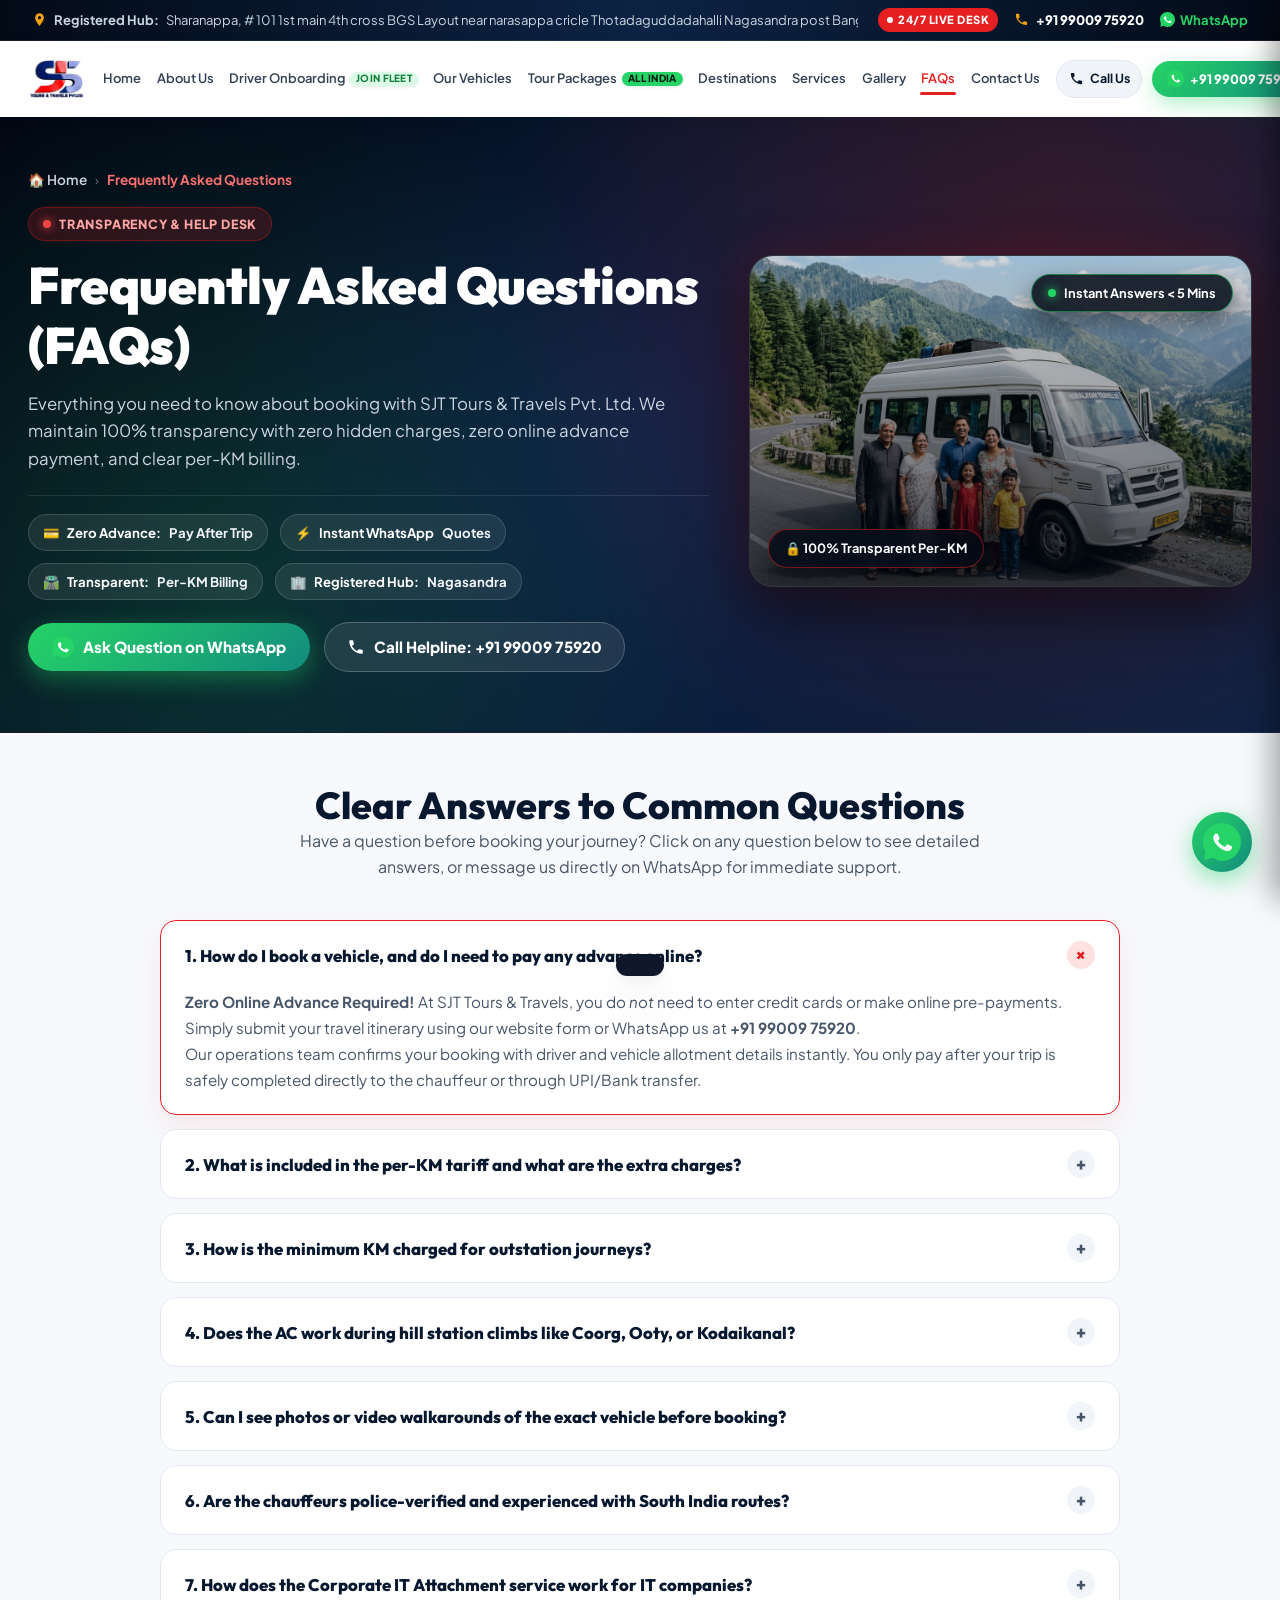
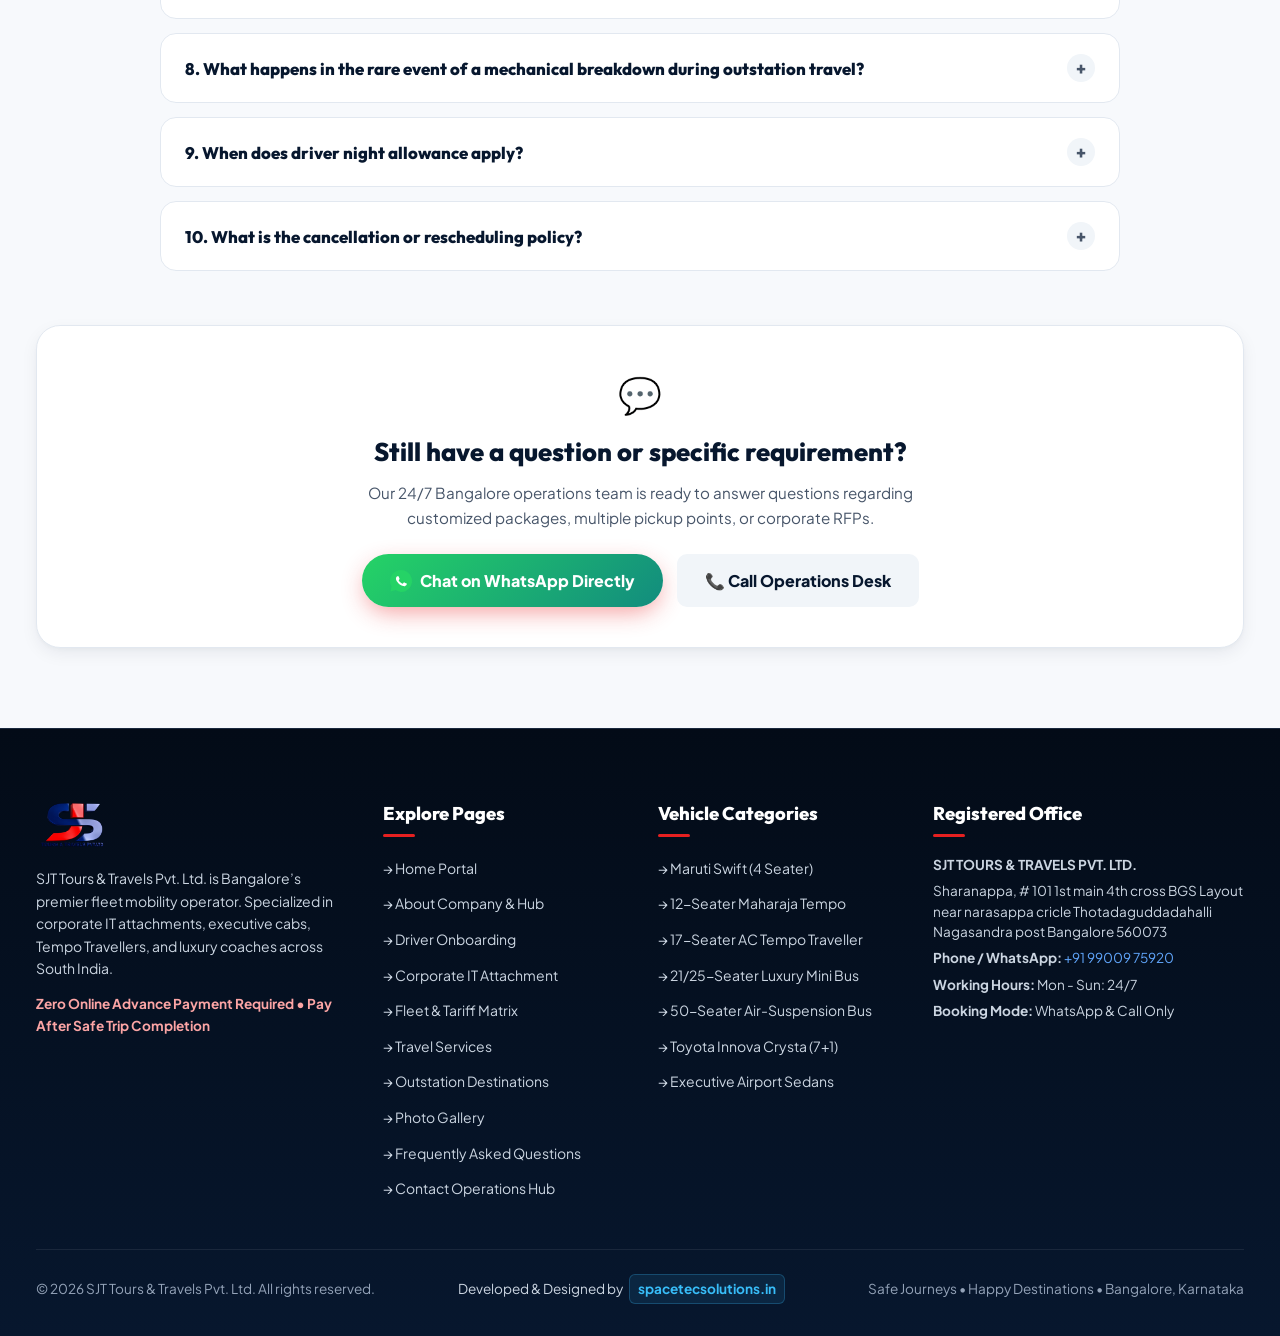
<file: faq.html>
<!DOCTYPE html>
<html lang="en">
<head>
  <meta charset="UTF-8">
  <meta name="viewport" content="width=device-width, initial-scale=1.0, maximum-scale=5.0, viewport-fit=cover">
  <link rel="icon" type="image/png" href="assets/logos/sjt_logo.png">
  <link rel="shortcut icon" href="favicon.ico" type="image/x-icon">
  <title>Frequently Asked Questions (FAQs) | SJT Tours &amp; Travels Bangalore</title>
  <meta name="description" content="Answers to common questions about booking Tempo Travellers, luxury buses, corporate cabs, per-KM pricing, zero online advance payment policy, and outstation trips with SJT Tours & Travels Pvt. Ltd.">
  <meta name="keywords" content="SJT travels FAQ, tempo traveller booking rules bangalore, per km taxi rates bangalore, bus rental booking policy bangalore, corporate cab rules bangalore">
  <link rel="canonical" href="https://www.sjttravels.com/faq.html">
  

  <!-- OpenGraph -->
  <meta property="og:title" content="Frequently Asked Questions | SJT Tours &amp; Travels Bangalore">
  <meta property="og:description" content="Clear answers on vehicle bookings, per-KM billing, zero advance payment, driver allowances, and corporate contracts.">
  <meta property="og:url" content="https://www.sjttravels.com/faq.html">
  <meta property="og:type" content="website">

  <!-- Fonts & Stylesheet -->
  <link rel="preconnect" href="https://fonts.googleapis.com">
  <link rel="preconnect" href="https://fonts.gstatic.com" crossorigin>
  <link href="https://fonts.googleapis.com/css2?family=Plus+Jakarta+Sans:wght@400;500;600;700;800&family=Outfit:wght@500;600;700;800;900&display=swap" rel="stylesheet">
  <link rel="stylesheet" href="styles.css">
</head>
<body>

  <!-- MOBILE SLIDE-OUT DRAWER -->
  <div class="mobile-drawer-overlay" id="mobileDrawerOverlay"></div>
  <aside class="mobile-nav-drawer" id="mobileNavDrawer" aria-label="Mobile Navigation Drawer">
    <div class="drawer-header">
      <img src="assets/logos/sjt_logo.png" alt="SJT Tours and Travels" class="drawer-logo-img">
      <button type="button" class="drawer-close-btn" id="drawerCloseBtn" aria-label="Close menu">&times;</button>
    </div>
    <div class="drawer-body">
      <nav class="drawer-nav-links">
        <a href="index.html" class="drawer-nav-item">🏠 Home</a>
        <a href="about.html" class="drawer-nav-item">ℹ️ About Us</a>
        <a href="driver-onboarding.html" class="drawer-nav-item">🚖 Driver Onboarding</a>
        <a href="vehicles.html" class="drawer-nav-item">🚐 Our Vehicles &amp; Rates</a>
        <a href="packages.html" class="drawer-nav-item">🎒 All India Tour Packages <span class="badge-driver-tag" style="background:#25d366;color:#031c0e;margin-left:auto;">28 States</span></a>
        <a href="destinations.html" class="drawer-nav-item">🌄 Popular Destinations</a>
        <a href="services.html" class="drawer-nav-item">🛣️ Travel Services</a>
        <a href="gallery.html" class="drawer-nav-item">📸 Photo Gallery</a>
        <a href="faq.html" class="drawer-nav-item active">❓ FAQs</a>
        <a href="contact.html" class="drawer-nav-item">📞 Contact Operations Desk</a>
      </nav>
      <div class="drawer-cta-pane">
        <a href="tel:+919900975920" class="drawer-btn call">
          <svg style="width:18px;height:18px;" viewBox="0 0 24 24" fill="currentColor"><path d="M6.62 10.79a15.053 15.053 0 006.59 6.59l2.2-2.2c.27-.27.67-.36 1.02-.24 1.12.37 2.33.57 3.57.57.55 0 1 .45 1 1V20c0 .55-.45 1-1 1-9.39 0-17-7.61-17-17 0-.55.45-1 1-1h3.5c.55 0 1 .45 1 1 0 1.25.2 2.45.57 3.57.11.35.03.74-.25 1.02l-2.2 2.2z"/></svg>
          Call +91 99009 75920
        </a>
        <a href="https://wa.me/919900975920?text=Hi%20SJT%20Travels,%20I%20have%20a%20question%20regarding%20vehicle%20booking" target="_blank" rel="noopener" class="drawer-btn whatsapp">
          <svg class="wa-icon-official" viewBox="0 0 32 32" fill="none" xmlns="http://www.w3.org/2000/svg"><path fill="#25D366" d="M16 0C7.163 0 0 7.163 0 16c0 2.825.738 5.488 2.05 7.8L.8 31.2l7.65-1.988A15.93 15.93 0 0 0 16 32c8.837 0 16-7.163 16-16S24.837 0 16 0z"/><path fill="#ffffff" fill-rule="evenodd" clip-rule="evenodd" d="M23.6 19.35c-.388-.194-2.288-1.125-2.644-1.256-.356-.131-.613-.194-.875.194-.256.388-1.006 1.256-1.231 1.513-.225.256-.45.288-.838.094-.388-.194-1.637-.6-3.119-1.919-1.15-1.025-1.925-2.288-2.15-2.675-.225-.388-.025-.6.169-.794.175-.175.388-.45.581-.675.194-.225.256-.388.388-.644.131-.256.063-.481-.031-.675-.094-.194-.875-2.106-1.2-2.888-.319-.762-.644-.656-.875-.669-.225-.013-.481-.013-.738-.013-.256 0-.675.094-1.025.481-.356.388-1.356 1.325-1.356 3.231 0 1.906 1.388 3.75 1.581 4.006.194.256 2.731 4.169 6.619 5.844.925.4 1.644.638 2.206.819.931.294 1.775.25 2.444.15.75-.113 2.288-.938 2.613-1.844.325-.906.325-1.681.225-1.844-.094-.162-.35-.256-.738-.45z"/></svg>
          WhatsApp Operations Desk
        </a>
        <div class="drawer-office-info">
          <strong>Registered Hub:</strong><br>
          Sharanappa, # 101 1st main 4th cross BGS Layout near narasappa cricle Thotadaguddadahalli Nagasandra post Bangalore 560073
        </div>
      </div>
    </div>
  </aside>

  <!-- TOP ANNOUNCEMENT BAR -->
    <aside class="top-notice-bar" aria-label="Office Location and 24/7 Operations">
    <div class="top-notice-inner">
      <div class="top-notice-left">
        <span class="top-notice-item notice-address" title="Sharanappa, # 101 1st main 4th cross BGS Layout near narasappa cricle Thotadaguddadahalli Nagasandra post Bangalore 560073">
          <svg viewBox="0 0 24 24" fill="currentColor"><path d="M12 2C8.13 2 5 5.13 5 9c0 5.25 7 13 7 13s7-7.75 7-13c0-3.87-3.13-7-7-7zm0 9.5a2.5 2.5 0 110-5 2.5 2.5 0 010 5z"/></svg>
          <strong>Registered Hub:</strong> Sharanappa, # 101 1st main 4th cross BGS Layout near narasappa cricle Thotadaguddadahalli Nagasandra post Bangalore 560073
        </span>
      </div>
      <div class="top-notice-right">
        <span class="badge-247-live">24/7 Live Desk</span>
        <span class="top-notice-item">
          <svg viewBox="0 0 24 24" fill="currentColor"><path d="M20 15.5c-1.2 0-2.4-.2-3.6-.6-.3-.1-.7 0-1 .2l-2.2 2.2c-2.8-1.5-5.1-3.8-6.6-6.6l2.2-2.2c.3-.3.4-.7.2-1-.4-1.2-.6-2.4-.6-3.6 0-.5-.5-1-1-1H4c-.5 0-1 .5-1 1 0 9.4 7.6 17 17 17 .5 0 1-.5 1-1v-3.5c0-.5-.5-1-1-1z"/></svg>
          <a href="tel:+919900975920" style="color: #ffffff; font-weight: 800; text-decoration: none;">+91 99009 75920</a>
        </span>
        <span class="top-notice-item">
          <a href="https://wa.me/919900975920?text=Hi%20SJT%20Travels" target="_blank" rel="noopener" style="color: #25D366; font-weight: 700; text-decoration: none; display: inline-flex; align-items: center; gap: 5px;">
            <svg class="wa-icon-official" style="width:15px;height:15px;" viewBox="0 0 32 32" fill="none" xmlns="http://www.w3.org/2000/svg"><path fill="#25D366" d="M16 0C7.163 0 0 7.163 0 16c0 2.825.738 5.488 2.05 7.8L.8 31.2l7.65-1.988A15.93 15.93 0 0 0 16 32c8.837 0 16-7.163 16-16S24.837 0 16 0z"/><path fill="#ffffff" fill-rule="evenodd" clip-rule="evenodd" d="M23.6 19.35c-.388-.194-2.288-1.125-2.644-1.256-.356-.131-.613-.194-.875.194-.256.388-1.006 1.256-1.231 1.513-.225.256-.45.288-.838.094-.388-.194-1.637-.6-3.119-1.919-1.15-1.025-1.925-2.288-2.15-2.675-.225-.388-.025-.6.169-.794.175-.175.388-.45.581-.675.194-.225.256-.388.388-.644.131-.256.063-.481-.031-.675-.094-.194-.875-2.106-1.2-2.888-.319-.762-.644-.656-.875-.669-.225-.013-.481-.013-.738-.013-.256 0-.675.094-1.025.481-.356.388-1.356 1.325-1.356 3.231 0 1.906 1.388 3.75 1.581 4.006.194.256 2.731 4.169 6.619 5.844.925.4 1.644.638 2.206.819.931.294 1.775.25 2.444.15.75-.113 2.288-.938 2.613-1.844.325-.906.325-1.681.225-1.844-.094-.162-.35-.256-.738-.45z"/></svg>
            <span>WhatsApp</span>
          </a>
        </span>
      </div>
    </div>
  </aside>

  <!-- MAIN NAVIGATION HEADER -->
  <header class="site-header" id="siteHeader">
    <div class="header-inner">
      <a href="index.html" class="brand-logo-wrap" title="SJT Tours & Travels Pvt. Ltd. Home">
        <img src="assets/logos/sjt_logo.png" alt="SJT Tours & Travels Pvt. Ltd. Official Logo" class="brand-logo-img">
      </a>

      <nav class="desktop-nav" id="desktopNav" aria-label="Main Navigation">
        <a href="index.html" class="nav-link">Home</a>
        <a href="about.html" class="nav-link">About Us</a>
        <a href="driver-onboarding.html" class="nav-link">Driver Onboarding <span class="badge-driver-tag">Join Fleet</span></a>
        <a href="vehicles.html" class="nav-link">Our Vehicles</a>
        <a href="packages.html" class="nav-link">Tour Packages <span class="badge-driver-tag" style="background:#25d366;color:#031c0e;">All India</span></a>
        <a href="destinations.html" class="nav-link">Destinations</a>
        <a href="services.html" class="nav-link">Services</a>
        <a href="gallery.html" class="nav-link">Gallery</a>
        <a href="faq.html" class="nav-link active">FAQs</a>
        <a href="contact.html" class="nav-link">Contact Us</a>
      </nav>

      <div class="header-actions">
        <a href="tel:+919900975920" class="btn-header-call" title="Call Operations Desk">
          <svg viewBox="0 0 24 24"><path d="M6.62 10.79a15.053 15.053 0 006.59 6.59l2.2-2.2c.27-.27.67-.36 1.02-.24 1.12.37 2.33.57 3.57.57.55 0 1 .45 1 1V20c0 .55-.45 1-1 1-9.39 0-17-7.61-17-17 0-.55.45-1 1-1h3.5c.55 0 1 .45 1 1 0 1.25.2 2.45.57 3.57.11.35.03.74-.25 1.02l-2.2 2.2z"/></svg>
          <span>Call Us</span>
        </a>
        <a href="https://wa.me/919900975920?text=Hi%20SJT%20Travels,%20I%20have%20a%20question%20regarding%20vehicle%20booking" target="_blank" rel="noopener" class="btn-header-whatsapp" title="Chat on WhatsApp">
          <svg class="wa-icon-official" viewBox="0 0 32 32" fill="none" xmlns="http://www.w3.org/2000/svg"><path fill="#25D366" d="M16 0C7.163 0 0 7.163 0 16c0 2.825.738 5.488 2.05 7.8L.8 31.2l7.65-1.988A15.93 15.93 0 0 0 16 32c8.837 0 16-7.163 16-16S24.837 0 16 0z"/><path fill="#ffffff" fill-rule="evenodd" clip-rule="evenodd" d="M23.6 19.35c-.388-.194-2.288-1.125-2.644-1.256-.356-.131-.613-.194-.875.194-.256.388-1.006 1.256-1.231 1.513-.225.256-.45.288-.838.094-.388-.194-1.637-.6-3.119-1.919-1.15-1.025-1.925-2.288-2.15-2.675-.225-.388-.025-.6.169-.794.175-.175.388-.45.581-.675.194-.225.256-.388.388-.644.131-.256.063-.481-.031-.675-.094-.194-.875-2.106-1.2-2.888-.319-.762-.644-.656-.875-.669-.225-.013-.481-.013-.738-.013-.256 0-.675.094-1.025.481-.356.388-1.356 1.325-1.356 3.231 0 1.906 1.388 3.75 1.581 4.006.194.256 2.731 4.169 6.619 5.844.925.4 1.644.638 2.206.819.931.294 1.775.25 2.444.15.75-.113 2.288-.938 2.613-1.844.325-.906.325-1.681.225-1.844-.094-.162-.35-.256-.738-.45z"/></svg>
          <span>+91 99009 75920</span>
        </a>
        <button class="mobile-toggle-btn" id="mobileToggleBtn" aria-label="Toggle navigation menu">
          ☰
        </button>
      </div>
    </div>
  </header>

  <main>
    <!-- SUBPAGE ANIMATED HERO BANNER -->
    <section class="subpage-hero">
      <div class="subpage-hero-inner">
        <div class="subpage-banner-grid">
          
          <!-- Content Left Column -->
          <div class="subpage-banner-content">
            <nav class="breadcrumb-nav" aria-label="Breadcrumb">
              <a href="index.html" class="breadcrumb-link">🏠 Home</a>
              <span class="breadcrumb-separator">&rsaquo;</span>
              <span class="breadcrumb-current">Frequently Asked Questions</span>
            </nav>
            
            <div class="subpage-badge">
              <span class="pulse-dot-red"></span>
              Transparency &amp; Help Desk
            </div>
            <h1 class="subpage-title">Frequently Asked Questions (FAQs)</h1>
            <p class="subpage-subtitle">
              Everything you need to know about booking with SJT Tours &amp; Travels Pvt. Ltd. We maintain 100% transparency with zero hidden charges, zero online advance payment, and clear per-KM billing.
            </p>

            <div class="subpage-quick-stats">
              <span class="subpage-stat-chip">💳 <strong>Zero Advance:</strong> Pay After Trip</span>
              <span class="subpage-stat-chip">⚡ <strong>Instant WhatsApp</strong> Quotes</span>
              <span class="subpage-stat-chip">🛣️ <strong>Transparent:</strong> Per-KM Billing</span>
              <span class="subpage-stat-chip">🏢 <strong>Registered Hub:</strong> Nagasandra</span>
            </div>

            <div class="subpage-banner-actions">
              <a href="https://wa.me/919900975920?text=Hi%20SJT%20Travels,%20I%20have%20a%20question%20regarding%20vehicle%20booking" target="_blank" rel="noopener" class="subpage-btn-wa">
                <svg class="wa-icon-official" style="width:22px;height:22px;" viewBox="0 0 32 32" fill="none" xmlns="http://www.w3.org/2000/svg"><path fill="#25D366" d="M16 0C7.163 0 0 7.163 0 16c0 2.825.738 5.488 2.05 7.8L.8 31.2l7.65-1.988A15.93 15.93 0 0 0 16 32c8.837 0 16-7.163 16-16S24.837 0 16 0z"/><path fill="#ffffff" fill-rule="evenodd" clip-rule="evenodd" d="M23.6 19.35c-.388-.194-2.288-1.125-2.644-1.256-.356-.131-.613-.194-.875.194-.256.388-1.006 1.256-1.231 1.513-.225.256-.45.288-.838.094-.388-.194-1.637-.6-3.119-1.919-1.15-1.025-1.925-2.288-2.15-2.675-.225-.388-.025-.6.169-.794.175-.175.388-.45.581-.675.194-.225.256-.388.388-.644.131-.256.063-.481-.031-.675-.094-.194-.875-2.106-1.2-2.888-.319-.762-.644-.656-.875-.669-.225-.013-.481-.013-.738-.013-.256 0-.675.094-1.025.481-.356.388-1.356 1.325-1.356 3.231 0 1.906 1.388 3.75 1.581 4.006.194.256 2.731 4.169 6.619 5.844.925.4 1.644.638 2.206.819.931.294 1.775.25 2.444.15.75-.113 2.288-.938 2.613-1.844.325-.906.325-1.681.225-1.844-.094-.162-.35-.256-.738-.45z"/></svg>
                <span>Ask Question on WhatsApp</span>
              </a>
              <a href="tel:+919900975920" class="subpage-btn-call">
                <svg style="width:18px;height:18px;" viewBox="0 0 24 24" fill="currentColor"><path d="M6.62 10.79a15.053 15.053 0 006.59 6.59l2.2-2.2c.27-.27.67-.36 1.02-.24 1.12.37 2.33.57 3.57.57.55 0 1 .45 1 1V20c0 .55-.45 1-1 1-9.39 0-17-7.61-17-17 0-.55.45-1 1-1h3.5c.55 0 1 .45 1 1 0 1.25.2 2.45.57 3.57.11.35.03.74-.25 1.02l-2.2 2.2z"/></svg>
                <span>Call Helpline: +91 99009 75920</span>
              </a>
            </div>
          </div>

          <!-- Animated Visual Banner Card Right Column -->
          <div class="subpage-banner-visual">
            <div class="subpage-visual-card">
              <div class="subpage-visual-media">
                <img src="assets/services/family.jpg" alt="SJT Tours and Travels Family Outstation Support" loading="eager">
                <div class="subpage-visual-overlay"></div>
                <div class="subpage-sheen-sweep"></div>
                
                <!-- Floating Animated Badges -->
                <div class="floating-banner-badge badge-top-right">
                  <span class="pulse-dot-green"></span>
                  <span>Instant Answers &lt; 5 Mins</span>
                </div>
                
                <div class="floating-banner-badge badge-bottom-left">
                  <span>🔒 100% Transparent Per-KM</span>
                </div>
              </div>
            </div>
          </div>

        </div>
      </div>
    </section>

    <!-- FAQS ACCORDION SECTION -->
    <section class="content-section" style="padding: 50px 0 80px 0;">
      <div class="container">
        
        <div style="text-align: center; max-width: 720px; margin: 0 auto 40px auto;">
          <h2 class="section-title-unified">Clear Answers to Common Questions</h2>
          <p style="color: var(--slate-600); font-size: 1rem; line-height: 1.6;">
            Have a question before booking your journey? Click on any question below to see detailed answers, or message us directly on WhatsApp for immediate support.
          </p>
        </div>

        <div class="faq-accordion-list">
          
          <!-- FAQ 1: Booking & Advance -->
          <div class="faq-accordion-item open reveal">
            <button type="button" class="faq-accordion-header">
              <span>1. How do I book a vehicle, and do I need to pay any advance online?</span>
              <span class="faq-accordion-icon">+</span>
            </button>
            <div class="faq-accordion-body">
              <p>
                <strong>Zero Online Advance Required!</strong> At SJT Tours &amp; Travels, you do <em>not</em> need to enter credit cards or make online pre-payments. Simply submit your travel itinerary using our website form or WhatsApp us at <strong>+91 99009 75920</strong>.
              </p>
              <p>
                Our operations team confirms your booking with driver and vehicle allotment details instantly. You only pay after your trip is safely completed directly to the chauffeur or through UPI/Bank transfer.
              </p>
            </div>
          </div>

          <!-- FAQ 2: Pricing Structure -->
          <div class="faq-accordion-item reveal delay-100">
            <button type="button" class="faq-accordion-header">
              <span>2. What is included in the per-KM tariff and what are the extra charges?</span>
              <span class="faq-accordion-icon">+</span>
            </button>
            <div class="faq-accordion-body">
              <p>
                Our per-KM tariff includes the vehicle rental, fuel (diesel/petrol), and professional chauffeur service.
              </p>
              <ul style="padding-left: 20px; margin: 10px 0; color: var(--slate-700);">
                <li><strong>Driver Day Bata:</strong> Rs. 350 - Rs. 600 per calendar day (depending on vehicle size from Sedan to 50-Seater Coach).</li>
                <li><strong>Tolls &amp; Parking:</strong> Payable at actual Fastag tolls and destination parking counters as incurred.</li>
                <li><strong>Interstate State Tax (if crossing state borders):</strong> Paid at actual RTO border checkposts (e.g., entering Tamil Nadu, Kerala, Andhra Pradesh, or Goa).</li>
                <li><strong>No Hidden Costs:</strong> Clean transparent odometer readings from start hub to return.</li>
              </ul>
            </div>
          </div>

          <!-- FAQ 3: Minimum KM Calculation -->
          <div class="faq-accordion-item reveal delay-200">
            <button type="button" class="faq-accordion-header">
              <span>3. How is the minimum KM charged for outstation journeys?</span>
              <span class="faq-accordion-icon">+</span>
            </button>
            <div class="faq-accordion-body">
              <p>
                As per standard South India commercial transport guidelines, outstation trips operate on a per-calendar-day minimum KM slab:
              </p>
              <ul style="padding-left: 20px; margin: 10px 0; color: var(--slate-700);">
                <li><strong>Sedans &amp; SUVs (Etios, Ertiga, Innova Crysta):</strong> 250 KM per calendar day.</li>
                <li><strong>Tempo Travellers (12, 17, 20 Seater):</strong> 300 KM per calendar day.</li>
                <li><strong>Mini Buses (21, 25 Seater):</strong> 300 KM per calendar day.</li>
                <li><strong>Luxury 50-Seater Coaches:</strong> 350 KM per calendar day.</li>
              </ul>
              <p>
                If your total trip distance exceeds the cumulative minimum allowance (e.g. 3 days &times; 300 KM = 900 KM), extra distance is billed purely at the agreed vehicle per-KM rate.
              </p>
            </div>
          </div>

          <!-- FAQ 4: Hill Station AC Performance -->
          <div class="faq-accordion-item reveal delay-300">
            <button type="button" class="faq-accordion-header">
              <span>4. Does the AC work during hill station climbs like Coorg, Ooty, or Kodaikanal?</span>
              <span class="faq-accordion-icon">+</span>
            </button>
            <div class="faq-accordion-body">
              <p>
                Yes! All our Tempo Travellers and buses are fitted with high-capacity dual roof air conditioning. 
              </p>
              <p>
                <em>Safety Note:</em> During exceptionally steep hair-pin curve ascents on mountain ghat roads, chauffeurs may temporarily switch to high blower mode for 10-15 minutes to preserve full engine torque and passenger safety as mandated by RTO mountain driving standards. As soon as the steep gradient levels out, air conditioning is immediately re-engaged.
              </p>
            </div>
          </div>

          <!-- FAQ 5: Real Video & Photos -->
          <div class="faq-accordion-item reveal">
            <button type="button" class="faq-accordion-header">
              <span>5. Can I see photos or video walkarounds of the exact vehicle before booking?</span>
              <span class="faq-accordion-icon">+</span>
            </button>
            <div class="faq-accordion-body">
              <p>
                <strong>Absolutely!</strong> We encourage complete transparency. Simply WhatsApp our operations team at <strong>+91 99009 75920</strong> and request real photo walkarounds or live video clips of the available vehicle registration and seating arrangement. You can also visit our registered hub at Sharanappa, # 101 1st main 4th cross BGS Layout near narasappa cricle Thotadaguddadahalli Nagasandra post Bangalore 560073 to inspect the fleet in person.
              </p>
            </div>
          </div>

          <!-- FAQ 6: Driver Experience & Verification -->
          <div class="faq-accordion-item reveal delay-100">
            <button type="button" class="faq-accordion-header">
              <span>6. Are the chauffeurs police-verified and experienced with South India routes?</span>
              <span class="faq-accordion-icon">+</span>
            </button>
            <div class="faq-accordion-body">
              <p>
                Every SJT driver undergoes thorough background checks, identity verification, and medical fitness screenings. Our drivers carry commercial yellow-badge licenses and have a minimum of 7+ years of experience navigating South India highways, Western Ghats, and city corridors.
              </p>
              <p>
                They are well-versed in Kannada, English, Hindi, and Tamil, ensuring smooth communication throughout your holiday or corporate commute.
              </p>
            </div>
          </div>

          <!-- FAQ 7: Corporate IT Staff Attachment -->
          <div class="faq-accordion-item reveal delay-200">
            <button type="button" class="faq-accordion-header">
              <span>7. How does the Corporate IT Attachment service work for IT companies?</span>
              <span class="faq-accordion-icon">+</span>
            </button>
            <div class="faq-accordion-body">
              <p>
                SJT Tours &amp; Travels Pvt. Ltd. provides dedicated employee transport mobility attachments for tech parks and IT enterprises (including companies like Accenture, Dell, Wipro, IBM, and HP).
              </p>
              <ul style="padding-left: 20px; margin: 10px 0; color: var(--slate-700);">
                <li>Contract models: Monthly fixed retainers or per-trip roster billing.</li>
                <li>Safety compliance: AIS-140 GPS tracking, panic SOS alarms, seatbelt sensors, female employee escort security protocols.</li>
                <li>Billing: Automated digital trip sheets, monthly consolidated GST invoices, and 15-30 day corporate credit terms.</li>
              </ul>
            </div>
          </div>

          <!-- FAQ 8: Breakdown & Standby Guarantee -->
          <div class="faq-accordion-item reveal delay-300">
            <button type="button" class="faq-accordion-header">
              <span>8. What happens in the rare event of a mechanical breakdown during outstation travel?</span>
              <span class="faq-accordion-icon">+</span>
            </button>
            <div class="faq-accordion-body">
              <p>
                Because our fleet undergoes stringent preventive maintenance before every highway departure, breakdowns are exceptionally rare (&lt;0.05% incident rate).
              </p>
              <p>
                However, to guarantee your peace of mind, SJT maintains an active 24/7 South India emergency replacement network across Karnataka, Tamil Nadu, Kerala, and Andhra Pradesh. In any unexpected event, an equivalent standby vehicle is dispatched immediately from the nearest regional junction at no additional cost to you.
              </p>
            </div>
          </div>

          <!-- FAQ 9: Night Travel & Timings -->
          <div class="faq-accordion-item reveal">
            <button type="button" class="faq-accordion-header">
              <span>9. When does driver night allowance apply?</span>
              <span class="faq-accordion-icon">+</span>
            </button>
            <div class="faq-accordion-body">
              <p>
                Driver night allowance (Rs. 350 - Rs. 500) applies only when the vehicle is driven between <strong>10:00 PM and 6:00 AM</strong>. If your journey concludes before 10:00 PM, no night allowance is billed.
              </p>
            </div>
          </div>

          <!-- FAQ 10: Cancellation Policy -->
          <div class="faq-accordion-item reveal delay-100">
            <button type="button" class="faq-accordion-header">
              <span>10. What is the cancellation or rescheduling policy?</span>
              <span class="faq-accordion-icon">+</span>
            </button>
            <div class="faq-accordion-body">
              <p>
                We understand that plans can change. Since we do not take any online advance payment, there are <strong>no cancellation penalty fees</strong> if you inform us at least 6 hours prior to your scheduled pickup time. Rescheduling to a different date is free of charge subject to vehicle availability.
              </p>
            </div>
          </div>

        </div>

        <!-- Still Have Questions WhatsApp CTA -->
        <div class="reveal" style="margin-top: 54px; text-align: center; background: #ffffff; border: 1.5px solid var(--slate-200); border-radius: 24px; padding: 40px 24px; box-shadow: var(--shadow-md);">
          <div style="font-size: 2.2rem; margin-bottom: 10px;">💬</div>
          <h3 style="font-family: var(--font-heading); font-size: 1.6rem; font-weight: 800; color: var(--sjt-navy-900); margin-bottom: 8px;">Still have a question or specific requirement?</h3>
          <p style="color: var(--slate-600); font-size: 0.95rem; max-width: 600px; margin: 0 auto 24px auto;">
            Our 24/7 Bangalore operations team is ready to answer questions regarding customized packages, multiple pickup points, or corporate RFPs.
          </p>
          <div style="display: flex; align-items: center; justify-content: center; flex-wrap: wrap; gap: 14px;">
            <a href="https://wa.me/919900975920?text=Hi%20SJT%20Travels,%20I%20have%20a%20question%20regarding%20vehicle%20booking" target="_blank" rel="noopener" class="btn btn-primary" style="background: linear-gradient(135deg, #25D366 0%, #128C7E 100%); border: none; padding: 14px 28px;">
              <svg class="wa-icon-official" style="width:22px;height:22px;" viewBox="0 0 32 32" fill="none" xmlns="http://www.w3.org/2000/svg"><path fill="#25D366" d="M16 0C7.163 0 0 7.163 0 16c0 2.825.738 5.488 2.05 7.8L.8 31.2l7.65-1.988A15.93 15.93 0 0 0 16 32c8.837 0 16-7.163 16-16S24.837 0 16 0z"/><path fill="#ffffff" fill-rule="evenodd" clip-rule="evenodd" d="M23.6 19.35c-.388-.194-2.288-1.125-2.644-1.256-.356-.131-.613-.194-.875.194-.256.388-1.006 1.256-1.231 1.513-.225.256-.45.288-.838.094-.388-.194-1.637-.6-3.119-1.919-1.15-1.025-1.925-2.288-2.15-2.675-.225-.388-.025-.6.169-.794.175-.175.388-.45.581-.675.194-.225.256-.388.388-.644.131-.256.063-.481-.031-.675-.094-.194-.875-2.106-1.2-2.888-.319-.762-.644-.656-.875-.669-.225-.013-.481-.013-.738-.013-.256 0-.675.094-1.025.481-.356.388-1.356 1.325-1.356 3.231 0 1.906 1.388 3.75 1.581 4.006.194.256 2.731 4.169 6.619 5.844.925.4 1.644.638 2.206.819.931.294 1.775.25 2.444.15.75-.113 2.288-.938 2.613-1.844.325-.906.325-1.681.225-1.844-.094-.162-.35-.256-.738-.45z"/></svg>
              Chat on WhatsApp Directly
            </a>
            <a href="tel:+919900975920" class="btn" style="background: var(--slate-100); color: var(--sjt-navy-900); font-weight: 800; padding: 14px 28px; border-radius: var(--radius-md); text-decoration: none;">
              📞 Call Operations Desk
            </a>
          </div>
        </div>

      </div>
    </section>
  </main>

  <!-- FULL-WIDTH FOOTER -->
  <footer class="site-footer">
    <div class="footer-container">
      <div class="footer-main-grid">
        <div>
          <img src="assets/logos/sjt_logo.png" alt="SJT Tours & Travels Pvt. Ltd." class="footer-logo-img">
          <p class="footer-brand-desc">
            SJT Tours &amp; Travels Pvt. Ltd. is Bangalore’s premier fleet mobility operator. Specialized in corporate IT attachments, executive cabs, Tempo Travellers, and luxury coaches across South India.
          </p>
          <div style="margin-top: 12px; color: #fca5a5; font-size: 0.85rem; font-weight: 700;">
            Zero Online Advance Payment Required &bull; Pay After Safe Trip Completion
          </div>
        </div>

        <div>
          <h3 class="footer-col-head">Explore Pages</h3>
          <ul class="footer-links-col">
            <li><a href="index.html">&rarr; Home Portal</a></li>
            <li><a href="about.html">&rarr; About Company &amp; Hub</a></li>
            <li><a href="driver-onboarding.html">&rarr; Driver Onboarding</a></li>
            <li><a href="corporate.html">&rarr; Corporate IT Attachment</a></li>
            <li><a href="vehicles.html">&rarr; Fleet &amp; Tariff Matrix</a></li>
            <li><a href="services.html">&rarr; Travel Services</a></li>
            <li><a href="destinations.html">&rarr; Outstation Destinations</a></li>
            <li><a href="gallery.html">&rarr; Photo Gallery</a></li>
            <li><a href="faq.html">&rarr; Frequently Asked Questions</a></li>
            <li><a href="contact.html">&rarr; Contact Operations Hub</a></li>
          </ul>
        </div>

        <div>
          <h3 class="footer-col-head">Vehicle Categories</h3>
          <ul class="footer-links-col">
            <li><a href="vehicles.html">&rarr; Maruti Swift (4 Seater)</a></li>
            <li><a href="vehicles.html">&rarr; 12-Seater Maharaja Tempo</a></li>
            <li><a href="vehicles.html">&rarr; 17-Seater AC Tempo Traveller</a></li>
            <li><a href="vehicles.html">&rarr; 21/25-Seater Luxury Mini Bus</a></li>
            <li><a href="vehicles.html">&rarr; 50-Seater Air-Suspension Bus</a></li>
            <li><a href="vehicles.html">&rarr; Toyota Innova Crysta (7+1)</a></li>
            <li><a href="vehicles.html">&rarr; Executive Airport Sedans</a></li>
          </ul>
        </div>

        <div>
          <h3 class="footer-col-head">Registered Office</h3>
          <div class="footer-address-pane">
            <p><strong>SJT TOURS &amp; TRAVELS PVT. LTD.</strong></p>
            <p style="margin: 6px 0;">Sharanappa, # 101 1st main 4th cross BGS Layout near narasappa cricle Thotadaguddadahalli Nagasandra post Bangalore 560073</p>
            <p style="margin: 6px 0;"><strong>Phone / WhatsApp:</strong> <a href="tel:+919900975920" style="color: #60a5fa;">+91 99009 75920</a></p>
            <p style="margin: 6px 0;"><strong>Working Hours:</strong> Mon - Sun: 24/7</p>
            <p style="margin: 6px 0;"><strong>Booking Mode:</strong> WhatsApp &amp; Call Only</p>
          </div>
        </div>
      </div>

            <div class="footer-copyright-bar">
        <div>
          &copy; 2026 SJT Tours &amp; Travels Pvt. Ltd. All rights reserved.
        </div>
        <div class="footer-developer-credit">
          Developed &amp; Designed by <a href="https://spacetecsolutions.in/" target="_blank" rel="noopener" class="credit-link">spacetecsolutions.in</a>
        </div>
        <div>
          Safe Journeys &bull; Happy Destinations &bull; Bangalore, Karnataka
        </div>
      </div>
    </div>
  </footer>

  <!-- MOBILE BOTTOM STICKY BAR -->
  <nav class="mobile-sticky-bar" aria-label="Mobile Bottom Fast Actions">
    <a href="tel:+919900975920" class="mobile-action-btn call">
      <svg viewBox="0 0 24 24" fill="currentColor"><path d="M6.62 10.79a15.053 15.053 0 006.59 6.59l2.2-2.2c.27-.27.67-.36 1.02-.24 1.12.37 2.33.57 3.57.57.55 0 1 .45 1 1V20c0 .55-.45 1-1 1-9.39 0-17-7.61-17-17 0-.55.45-1 1-1h3.5c.55 0 1 .45 1 1 0 1.25.2 2.45.57 3.57.11.35.03.74-.25 1.02l-2.2 2.2z"/></svg>
      <span>Call Now</span>
    </a>
    <a href="https://wa.me/919900975920?text=Hi%20SJT%20Travels,%20I%20have%20a%20question%20regarding%20vehicle%20booking" target="_blank" rel="noopener" class="mobile-action-btn whatsapp">
      <svg class="wa-icon-official" style="width:24px;height:24px;" viewBox="0 0 32 32" fill="none" xmlns="http://www.w3.org/2000/svg"><path fill="#25D366" d="M16 0C7.163 0 0 7.163 0 16c0 2.825.738 5.488 2.05 7.8L.8 31.2l7.65-1.988A15.93 15.93 0 0 0 16 32c8.837 0 16-7.163 16-16S24.837 0 16 0z"/><path fill="#ffffff" fill-rule="evenodd" clip-rule="evenodd" d="M23.6 19.35c-.388-.194-2.288-1.125-2.644-1.256-.356-.131-.613-.194-.875.194-.256.388-1.006 1.256-1.231 1.513-.225.256-.45.288-.838.094-.388-.194-1.637-.6-3.119-1.919-1.15-1.025-1.925-2.288-2.15-2.675-.225-.388-.025-.6.169-.794.175-.175.388-.45.581-.675.194-.225.256-.388.388-.644.131-.256.063-.481-.031-.675-.094-.194-.875-2.106-1.2-2.888-.319-.762-.644-.656-.875-.669-.225-.013-.481-.013-.738-.013-.256 0-.675.094-1.025.481-.356.388-1.356 1.325-1.356 3.231 0 1.906 1.388 3.75 1.581 4.006.194.256 2.731 4.169 6.619 5.844.925.4 1.644.638 2.206.819.931.294 1.775.25 2.444.15.75-.113 2.288-.938 2.613-1.844.325-.906.325-1.681.225-1.844-.094-.162-.35-.256-.738-.45z"/></svg>
      <span>WhatsApp</span>
    </a>
    <a href="index.html#journeyBookingSection" class="mobile-action-btn book">
      <svg viewBox="0 0 24 24" fill="none" stroke="currentColor"><path stroke-linecap="round" stroke-linejoin="round" stroke-width="2" d="M12 19l9 2-9-18-9 18 9-2zm0 0v-8"/></svg>
      <span>Book Fleet</span>
    </a>
  </nav>

  <!-- Floating WhatsApp Quick Button -->
  <a href="https://wa.me/919900975920?text=Hi%20SJT%20Travels,%20I%20have%20a%20question%20regarding%20vehicle%20booking" target="_blank" rel="noopener" class="floating-whatsapp-btn" title="Chat with SJT on WhatsApp" aria-label="WhatsApp quick chat">
    <svg class="wa-icon-official" style="width:38px;height:38px;" viewBox="0 0 32 32" fill="none" xmlns="http://www.w3.org/2000/svg"><path fill="#25D366" d="M16 0C7.163 0 0 7.163 0 16c0 2.825.738 5.488 2.05 7.8L.8 31.2l7.65-1.988A15.93 15.93 0 0 0 16 32c8.837 0 16-7.163 16-16S24.837 0 16 0z"/><path fill="#ffffff" fill-rule="evenodd" clip-rule="evenodd" d="M23.6 19.35c-.388-.194-2.288-1.125-2.644-1.256-.356-.131-.613-.194-.875.194-.256.388-1.006 1.256-1.231 1.513-.225.256-.45.288-.838.094-.388-.194-1.637-.6-3.119-1.919-1.15-1.025-1.925-2.288-2.15-2.675-.225-.388-.025-.6.169-.794.175-.175.388-.45.581-.675.194-.225.256-.388.388-.644.131-.256.063-.481-.031-.675-.094-.194-.875-2.106-1.2-2.888-.319-.762-.644-.656-.875-.669-.225-.013-.481-.013-.738-.013-.256 0-.675.094-1.025.481-.356.388-1.356 1.325-1.356 3.231 0 1.906 1.388 3.75 1.581 4.006.194.256 2.731 4.169 6.619 5.844.925.4 1.644.638 2.206.819.931.294 1.775.25 2.444.15.75-.113 2.288-.938 2.613-1.844.325-.906.325-1.681.225-1.844-.094-.162-.35-.256-.738-.45z"/></svg>
  </a>

  <div class="toast" id="toastNotification" role="alert" aria-live="polite"></div>
  <script src="app.js"></script>
</body>
</html>
</file>
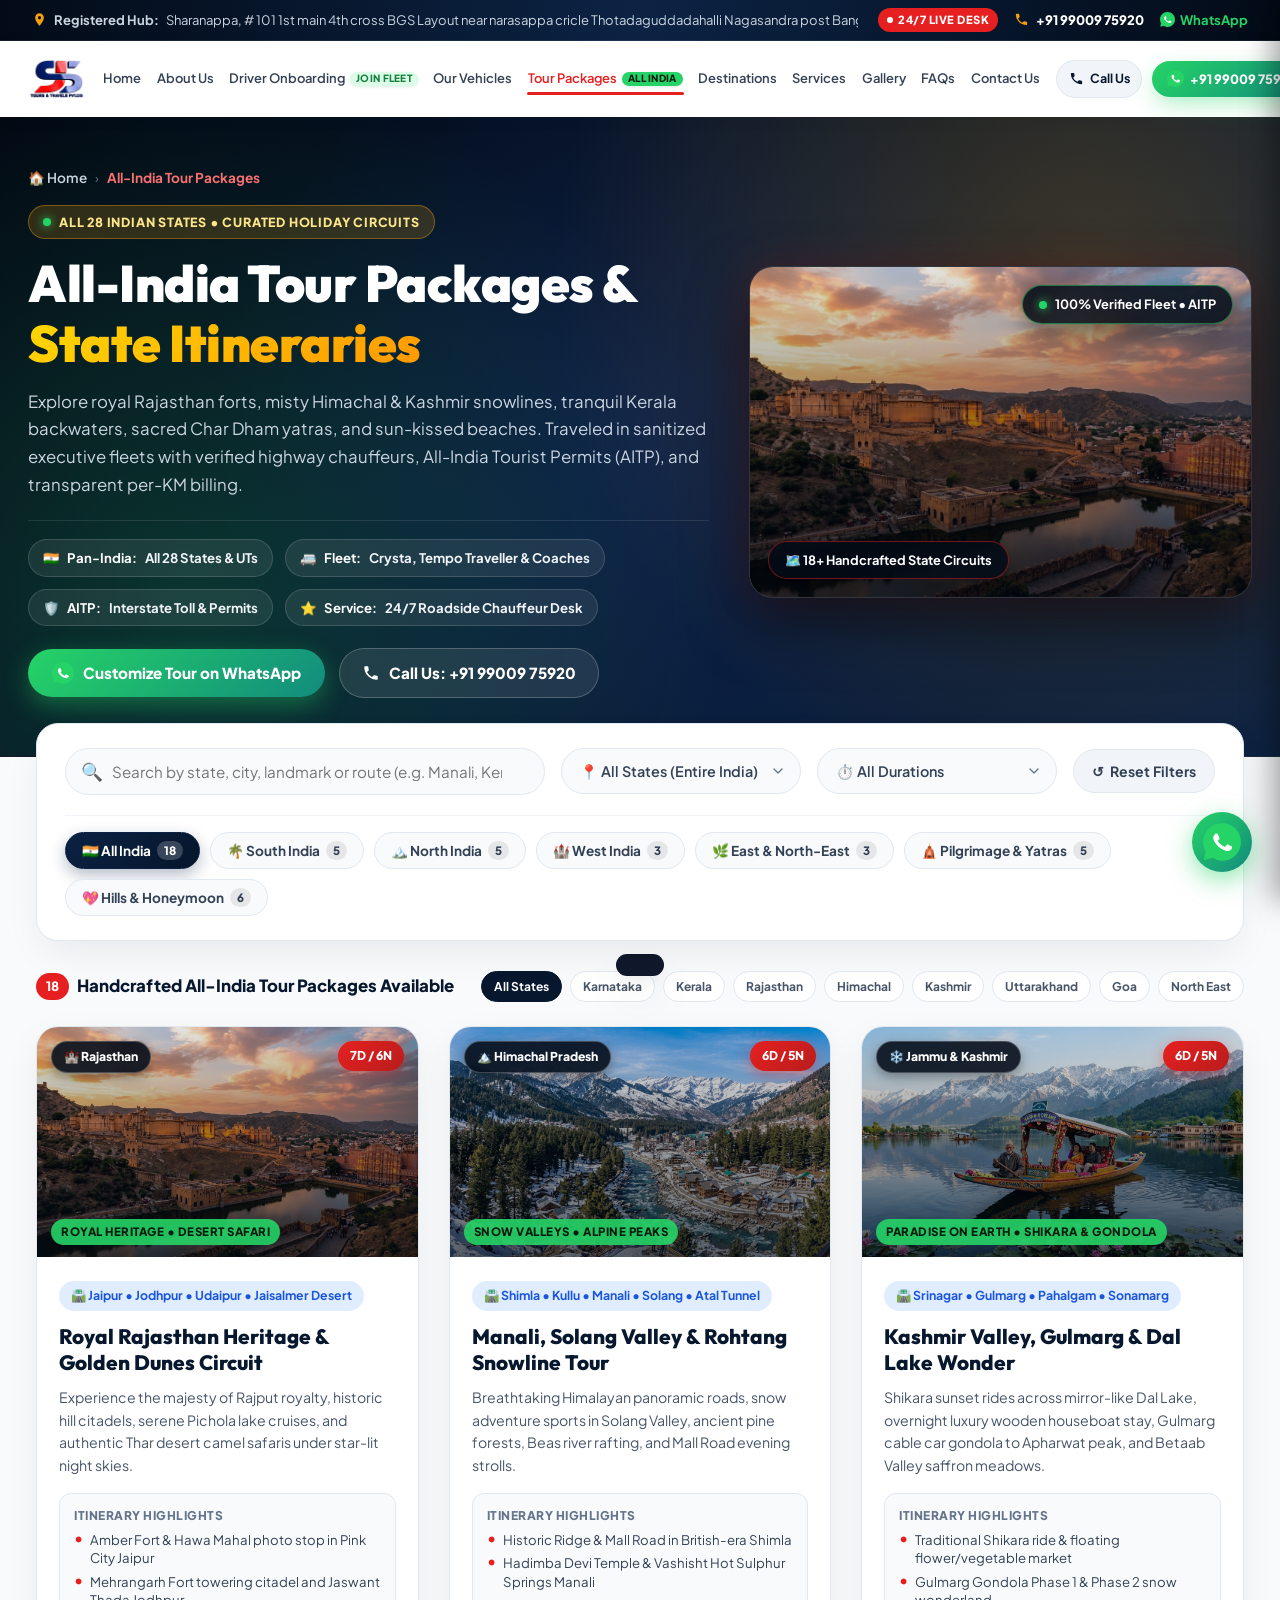
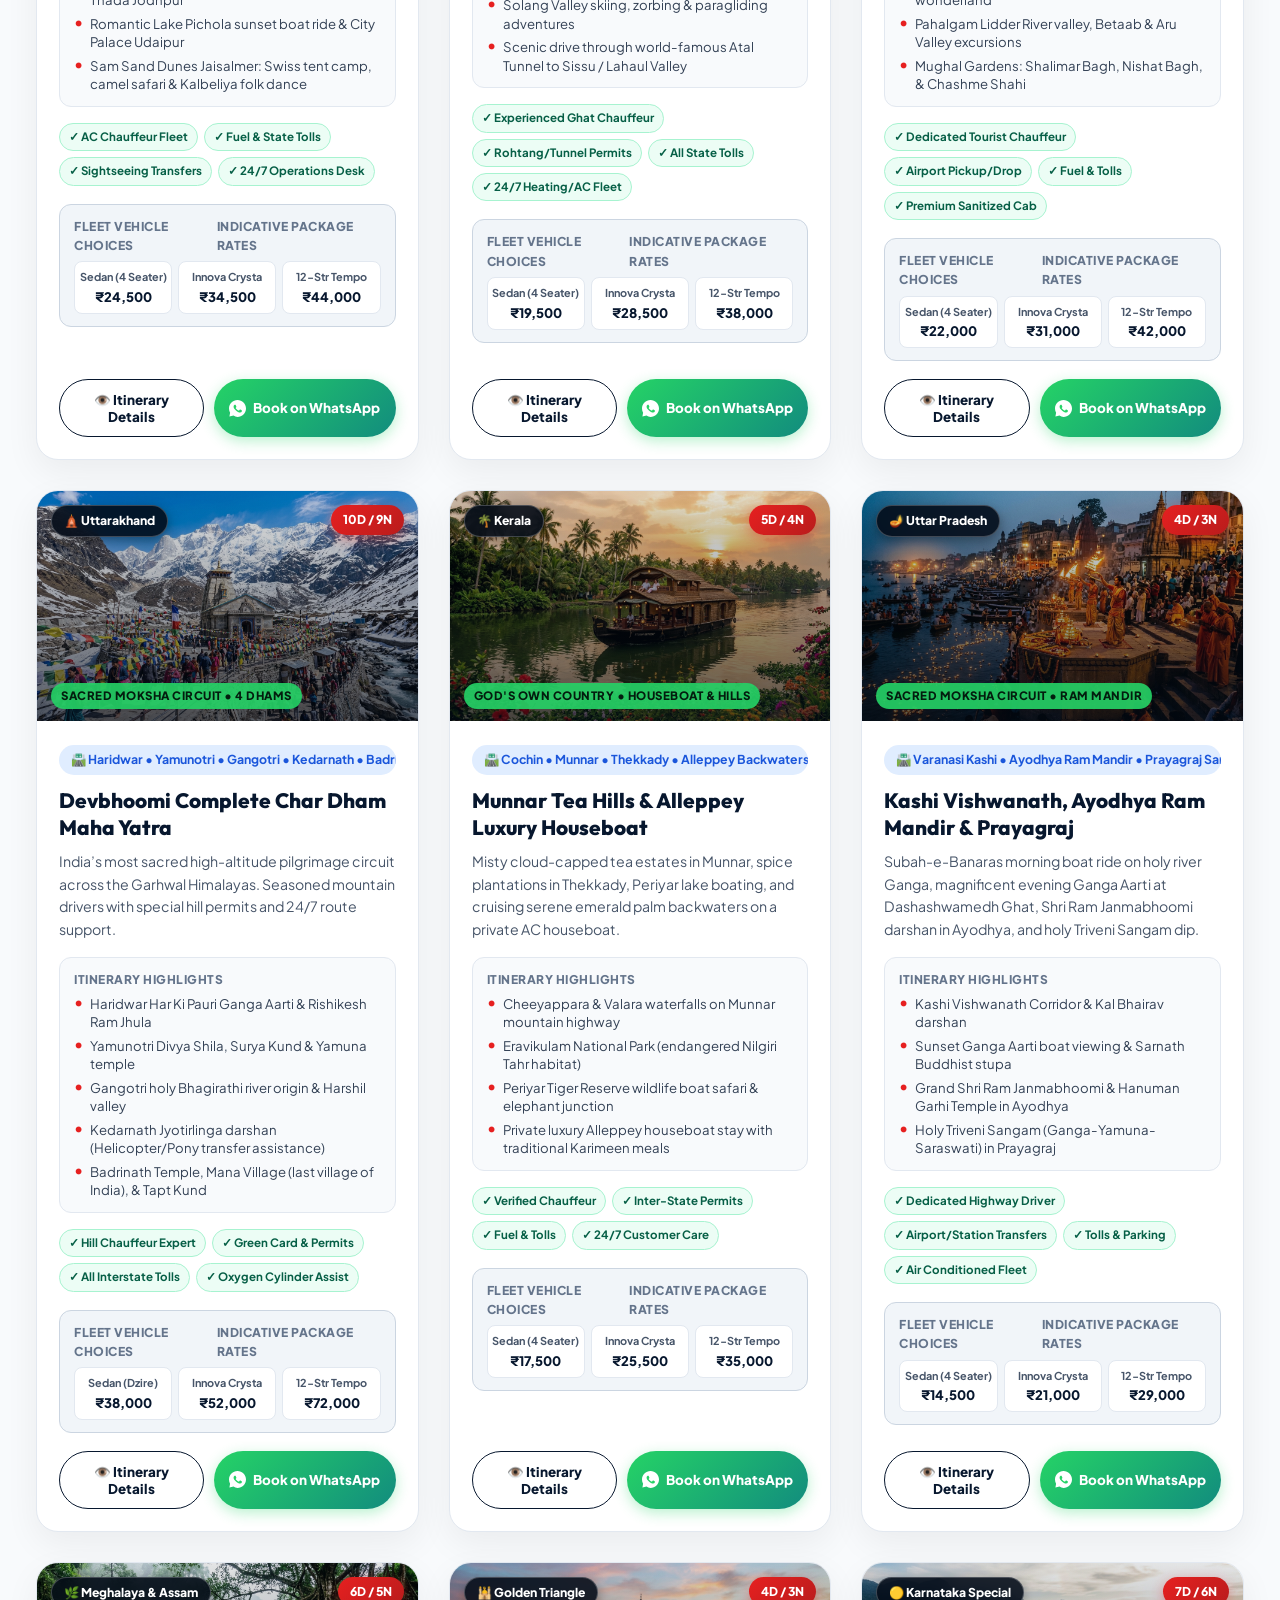
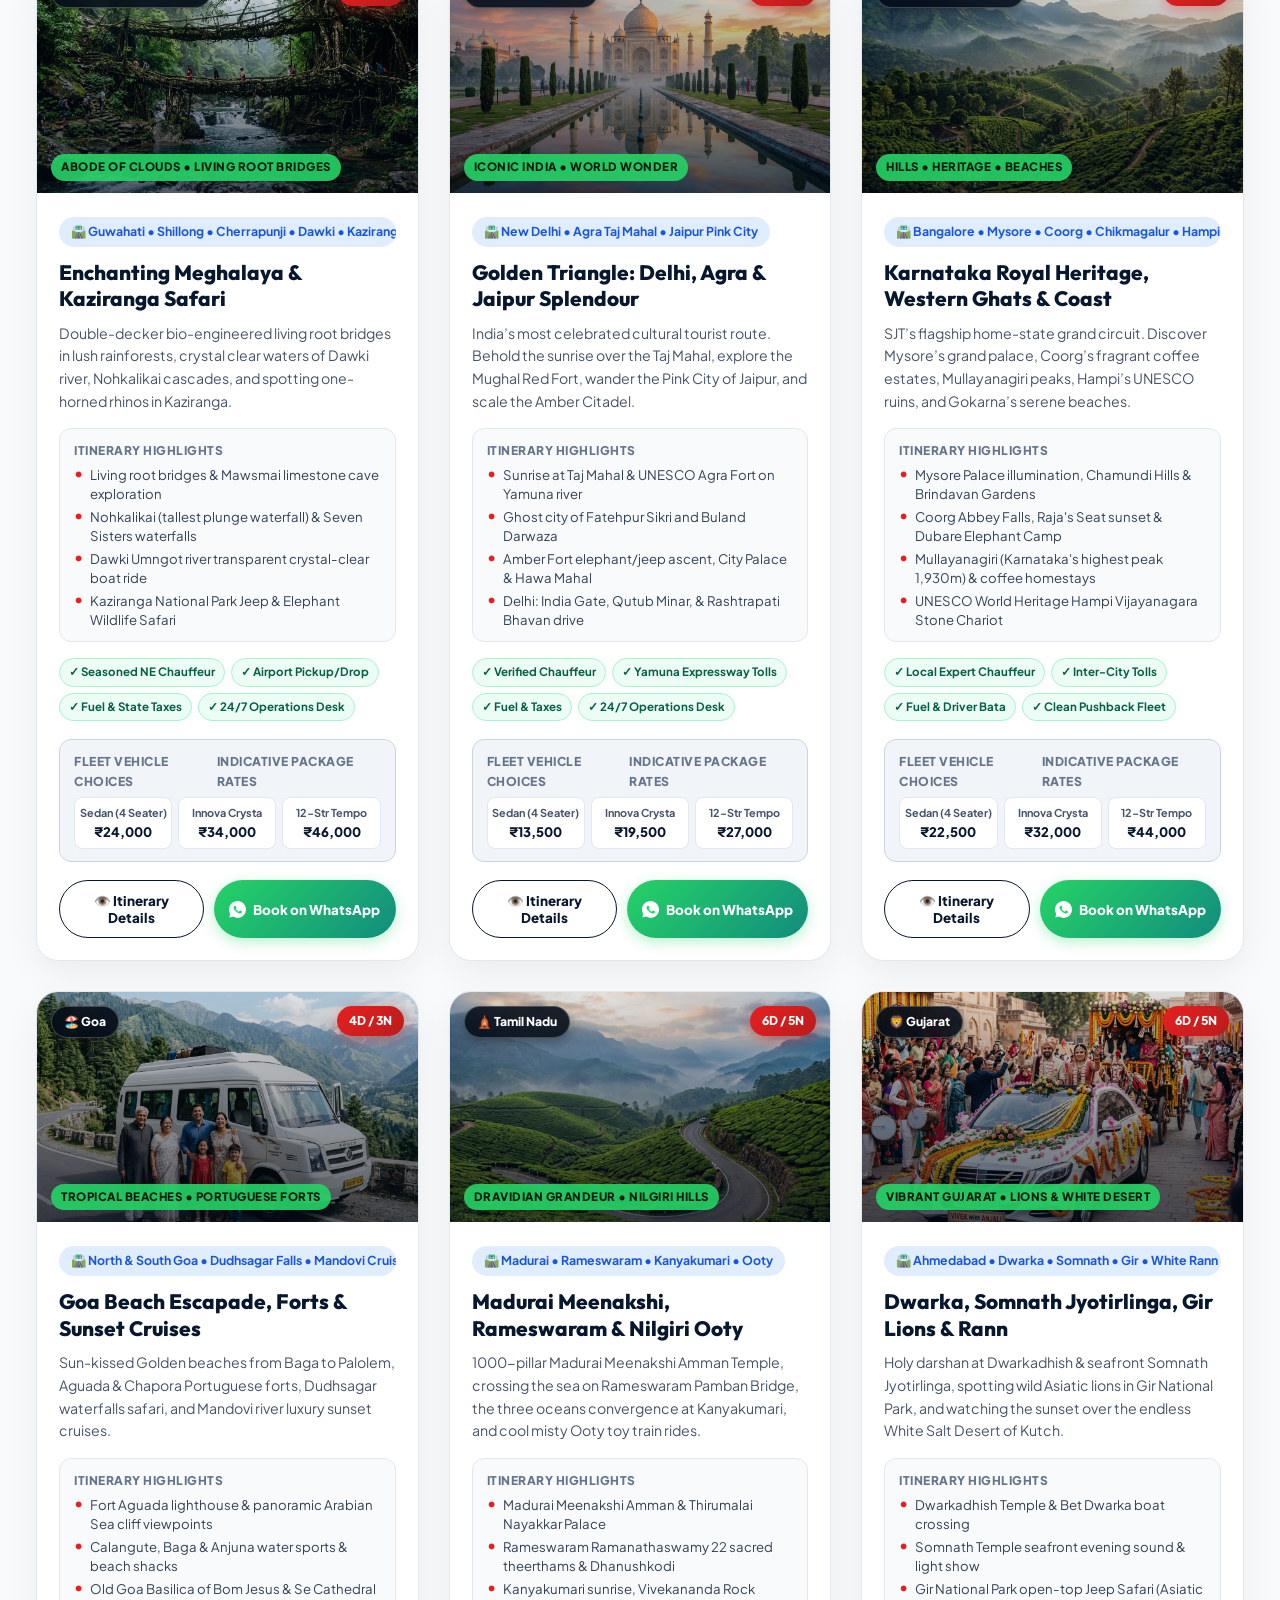
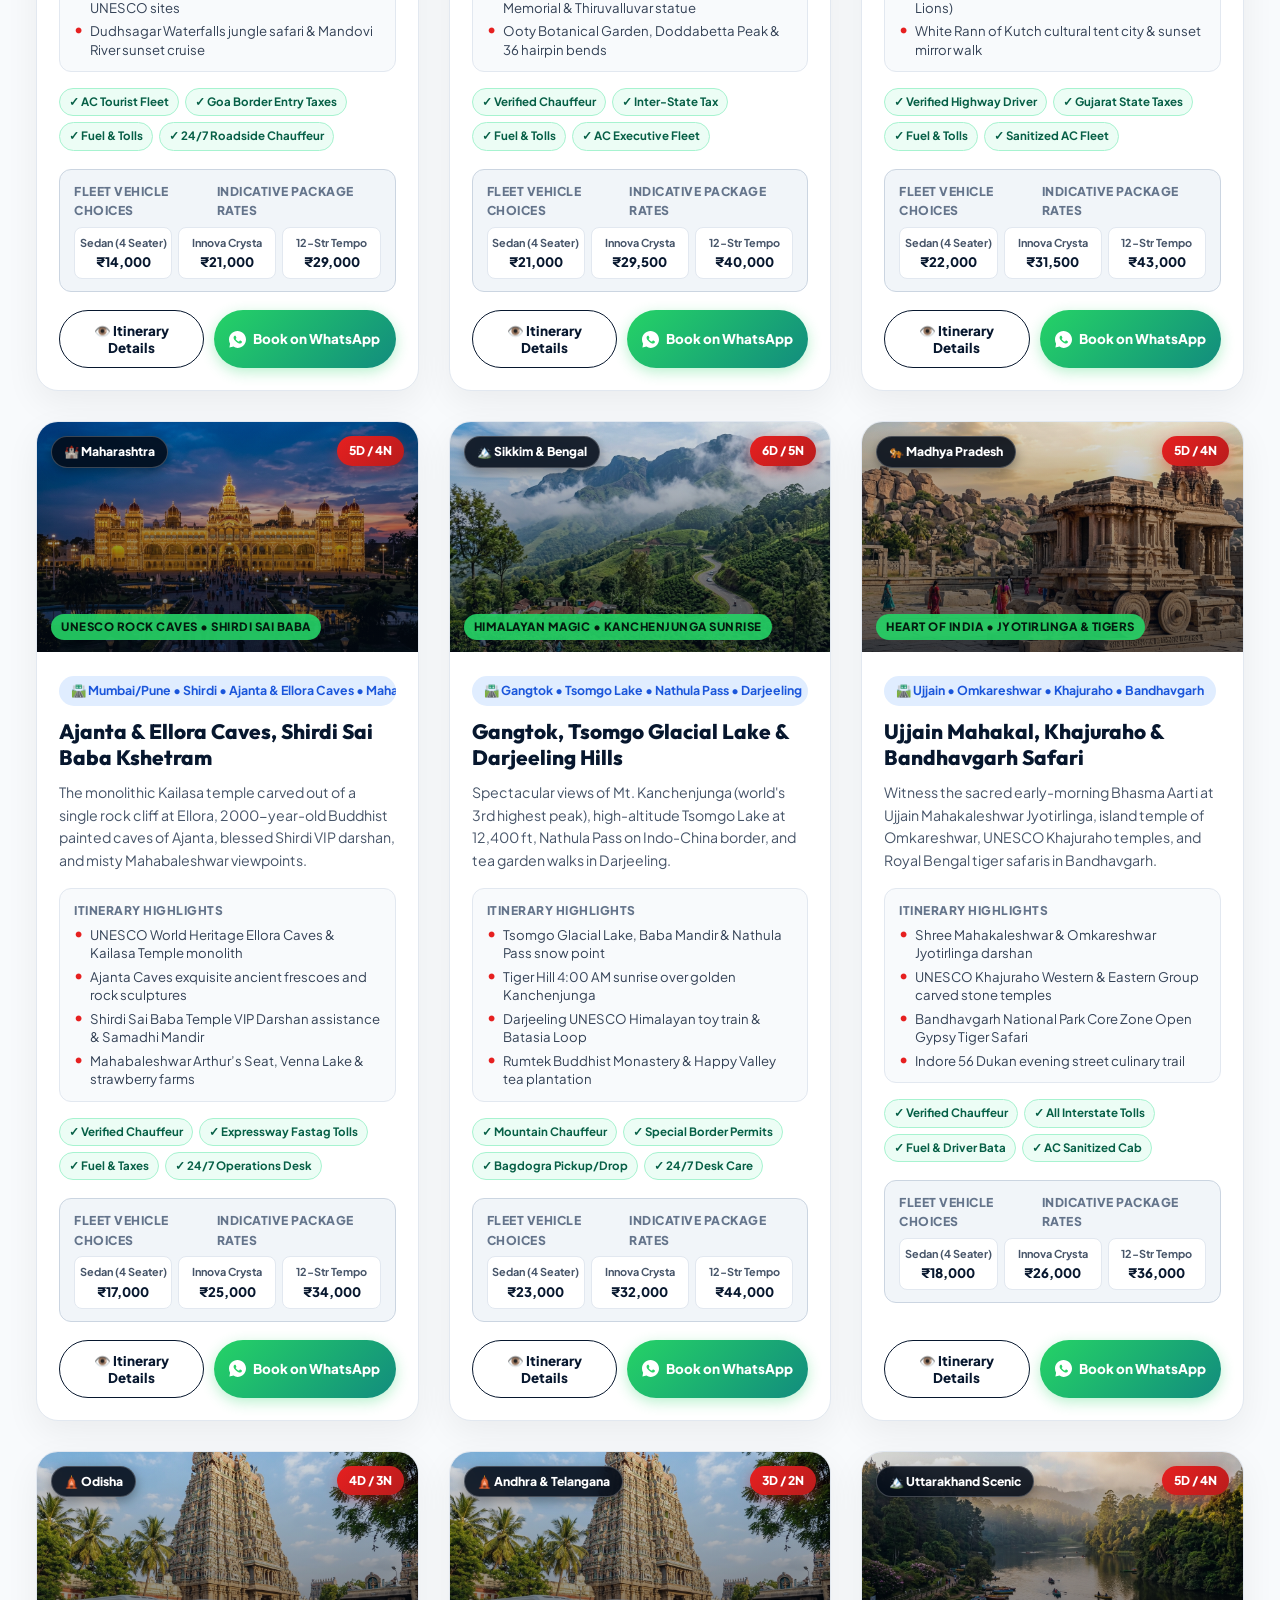
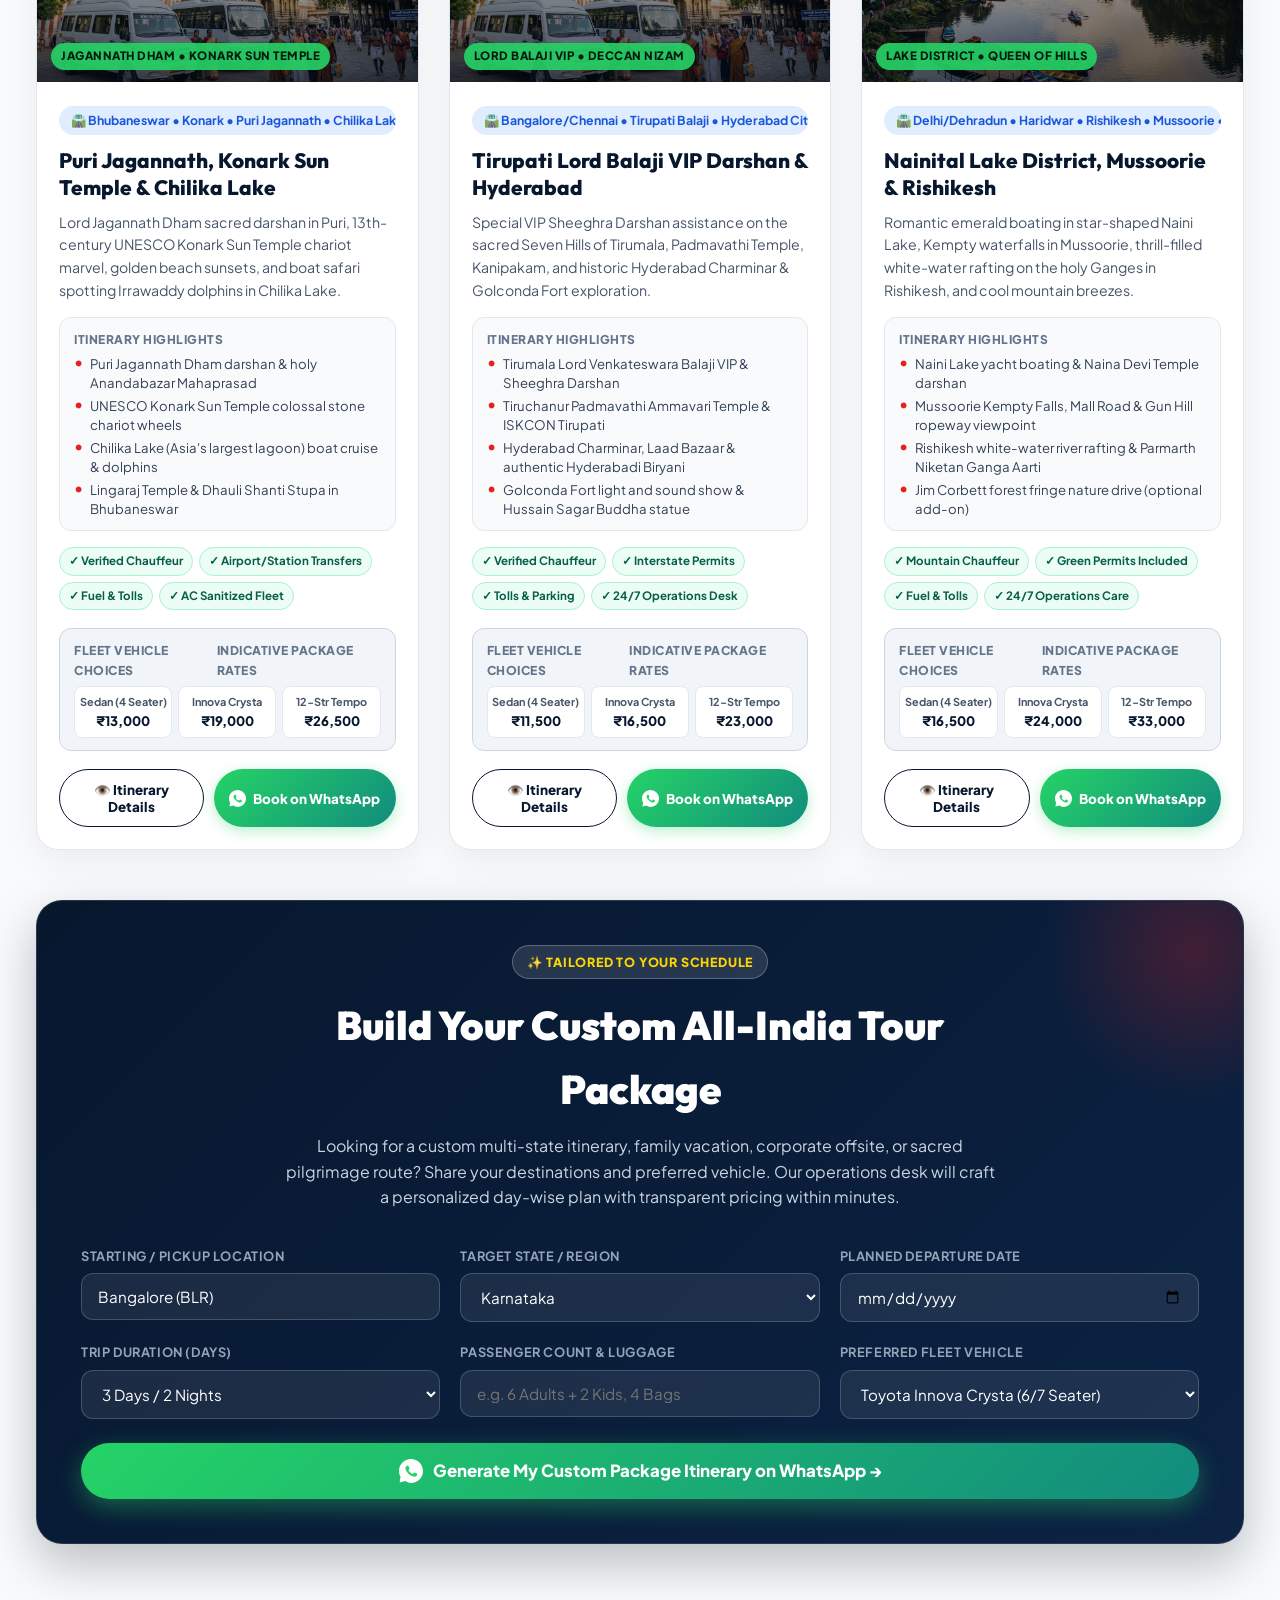
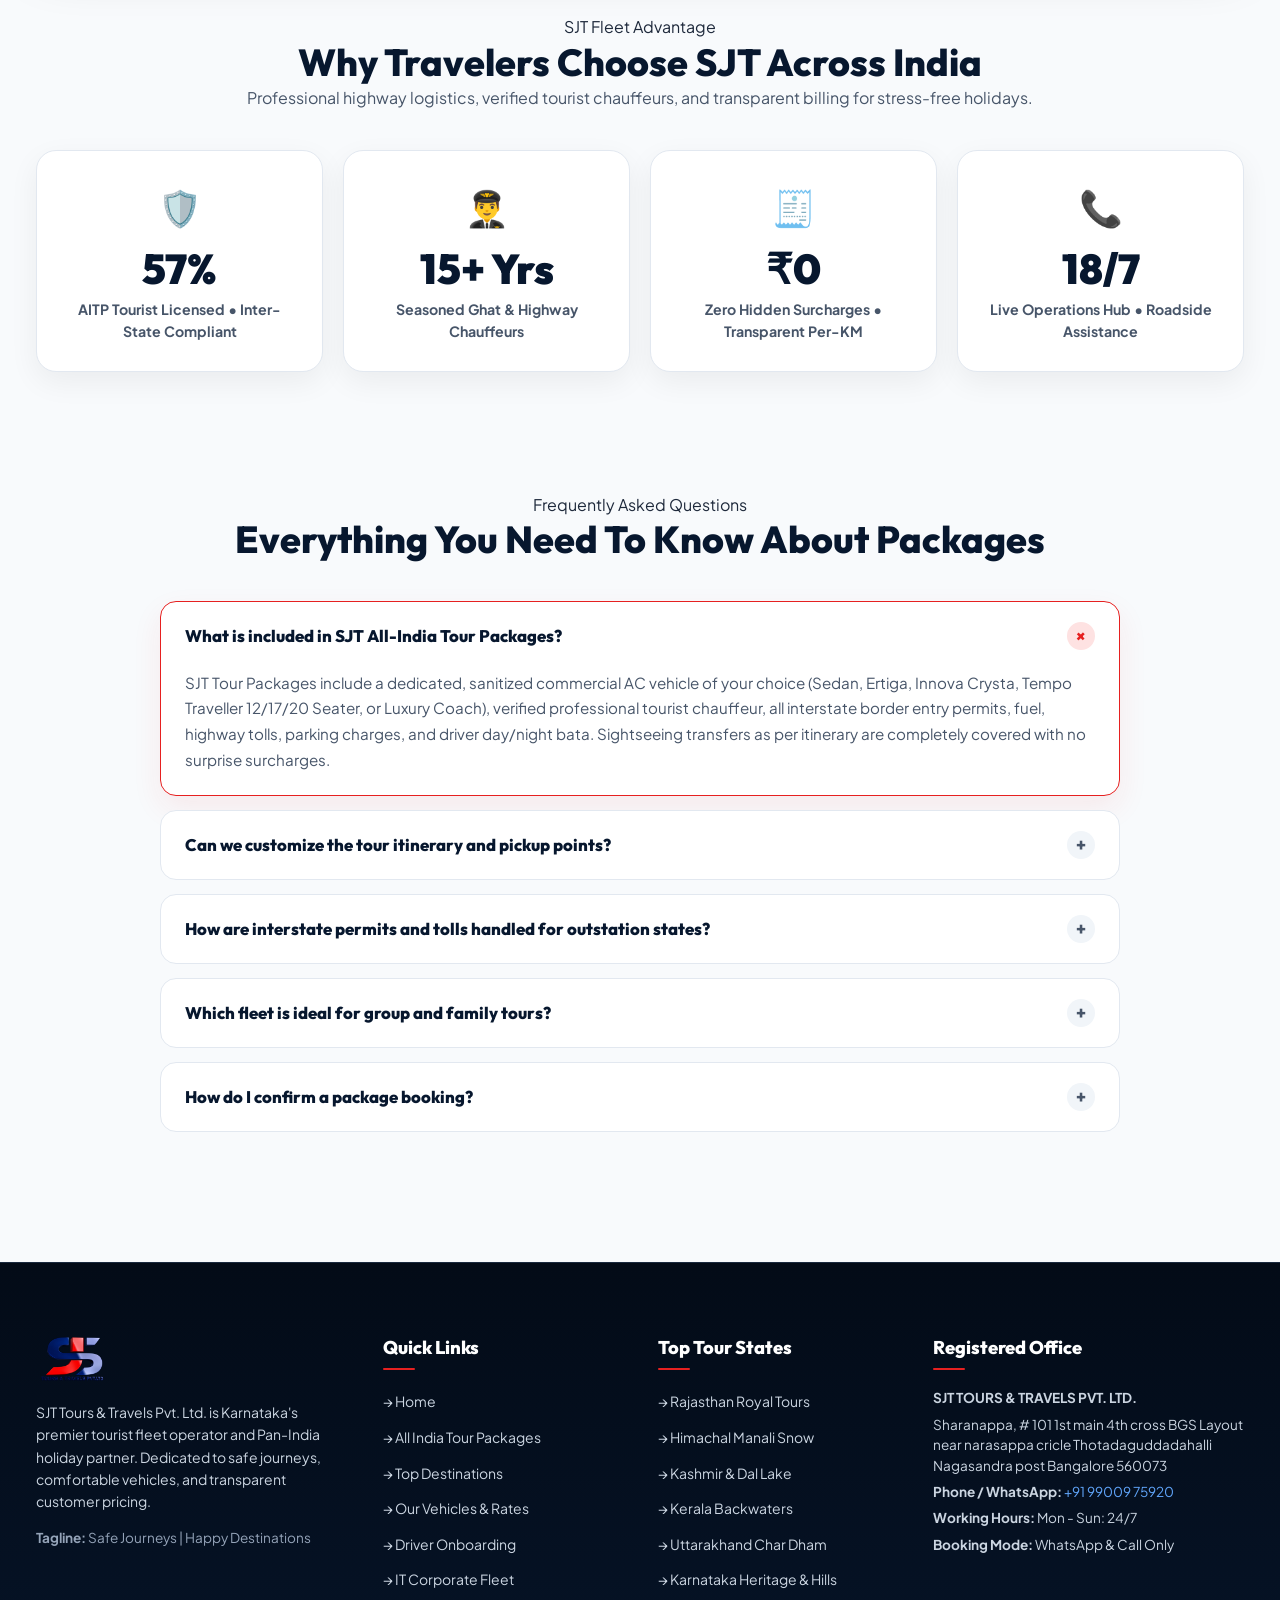
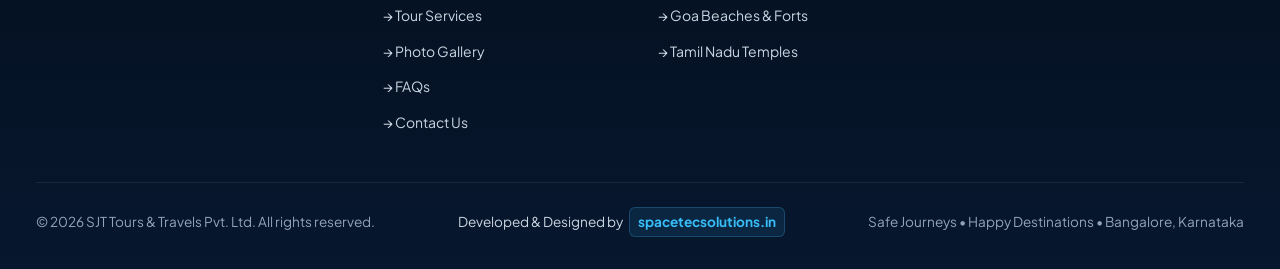
<file: packages.html>
<!DOCTYPE html>
<html lang="en">
<head>
  <meta charset="UTF-8">
  <meta name="viewport" content="width=device-width, initial-scale=1.0, maximum-scale=5.0, viewport-fit=cover">
  <link rel="icon" type="image/png" href="assets/logos/sjt_logo.png">
  <link rel="shortcut icon" href="favicon.ico" type="image/x-icon">
  <title>All India Tour Packages &amp; State Holiday Itineraries | SJT Tours &amp; Travels</title>
  <meta name="description" content="Explore handcrafted All-India tour packages covering all 28 states with SJT Tours & Travels Pvt. Ltd. Rajasthan, Himachal, Kashmir, Kerala, Char Dham, Goa, and South India. Luxury Tempo Travellers, Innova Crysta & AC coaches with verified highway chauffeurs.">
  <meta name="keywords" content="All India tour packages, Bangalore outstation packages, Rajasthan tour package, Kashmir tour package, Kerala backwaters package, Himachal Manali tempo traveller, Char Dham Yatra package from Bangalore, Golden Triangle tour">
  <link rel="canonical" href="https://www.sjttravels.com/packages.html">

  <!-- OpenGraph -->
  <meta property="og:title" content="All India Tour Packages & State Itineraries | SJT Travels">
  <meta property="og:description" content="Handcrafted All-India holiday circuits across 28 states in luxury Tempo Travellers, Innova Crysta & AC coaches with transparent billing and verified highway chauffeurs.">
  <meta property="og:url" content="https://www.sjttravels.com/packages.html">
  <meta property="og:type" content="website">

  <!-- Fonts & Stylesheet -->
  <link rel="preconnect" href="https://fonts.googleapis.com">
  <link rel="preconnect" href="https://fonts.gstatic.com" crossorigin>
  <link href="https://fonts.googleapis.com/css2?family=Plus+Jakarta+Sans:wght@400;500;600;700;800&family=Outfit:wght@500;600;700;800;900&display=swap" rel="stylesheet">
  <link rel="stylesheet" href="styles.css">
</head>
<body>

  <!-- MOBILE SLIDE-OUT DRAWER -->
  <div class="mobile-drawer-overlay" id="mobileDrawerOverlay"></div>
  <aside class="mobile-nav-drawer" id="mobileNavDrawer" aria-label="Mobile Navigation Drawer">
    <div class="drawer-header">
      <img src="assets/logos/sjt_logo.png" alt="SJT Tours and Travels" class="drawer-logo-img">
      <button type="button" class="drawer-close-btn" id="drawerCloseBtn" aria-label="Close menu">&times;</button>
    </div>
    <div class="drawer-body">
      <nav class="drawer-nav-links">
        <a href="index.html" class="drawer-nav-item">🏠 Home</a>
        <a href="about.html" class="drawer-nav-item">ℹ️ About Us</a>
        <a href="driver-onboarding.html" class="drawer-nav-item">🚖 Driver Onboarding</a>
        <a href="vehicles.html" class="drawer-nav-item">🚐 Our Vehicles &amp; Rates</a>
        <a href="packages.html" class="drawer-nav-item active">🎒 All India Packages <span class="badge-driver-tag" style="background:#25d366;color:#031c0e;margin-left:auto;">28 States</span></a>
        <a href="destinations.html" class="drawer-nav-item">🌄 Popular Destinations</a>
        <a href="services.html" class="drawer-nav-item">🛣️ Travel Services</a>
        <a href="gallery.html" class="drawer-nav-item">📸 Photo Gallery</a>
        <a href="faq.html" class="drawer-nav-item">❓ FAQs</a>
        <a href="contact.html" class="drawer-nav-item">📞 Contact Operations Desk</a>
      </nav>
      <div class="drawer-cta-pane">
        <a href="tel:+919900975920" class="drawer-btn call">
          <svg style="width:18px;height:18px;" viewBox="0 0 24 24" fill="currentColor"><path d="M6.62 10.79a15.053 15.053 0 006.59 6.59l2.2-2.2c.27-.27.67-.36 1.02-.24 1.12.37 2.33.57 3.57.57.55 0 1 .45 1 1V20c0 .55-.45 1-1 1-9.39 0-17-7.61-17-17 0-.55.45-1 1-1h3.5c.55 0 1 .45 1 1 0 1.25.2 2.45.57 3.57.11.35.03.74-.25 1.02l-2.2 2.2z"/></svg>
          Call +91 99009 75920
        </a>
        <a href="https://wa.me/919900975920?text=Hi%20SJT%20Travels,%20I%20would%20like%20to%20plan%20an%20All%20India%20tour%20package" target="_blank" rel="noopener" class="drawer-btn whatsapp">
          <svg class="wa-icon-official" viewBox="0 0 32 32" fill="none" xmlns="http://www.w3.org/2000/svg"><path fill="#25D366" d="M16 0C7.163 0 0 7.163 0 16c0 2.825.738 5.488 2.05 7.8L.8 31.2l7.65-1.988A15.93 15.93 0 0 0 16 32c8.837 0 16-7.163 16-16S24.837 0 16 0z"/><path fill="#ffffff" fill-rule="evenodd" clip-rule="evenodd" d="M23.6 19.35c-.388-.194-2.288-1.125-2.644-1.256-.356-.131-.613-.194-.875.194-.256.388-1.006 1.256-1.231 1.513-.225.256-.45.288-.838.094-.388-.194-1.637-.6-3.119-1.919-1.15-1.025-1.925-2.288-2.15-2.675-.225-.388-.025-.6.169-.794.175-.175.388-.45.581-.675.194-.225.256-.388.388-.644.131-.256.063-.481-.031-.675-.094-.194-.875-2.106-1.2-2.888-.319-.762-.644-.656-.875-.669-.225-.013-.481-.013-.738-.013-.256 0-.675.094-1.025.481-.356.388-1.356 1.325-1.356 3.231 0 1.906 1.388 3.75 1.581 4.006.194.256 2.731 4.169 6.619 5.844.925.4 1.644.638 2.206.819.931.294 1.775.25 2.444.15.75-.113 2.288-.938 2.613-1.844.325-.906.325-1.681.225-1.844-.094-.162-.35-.256-.738-.45z"/></svg>
          WhatsApp Operations Desk
        </a>
        <div class="drawer-office-info">
          <strong>Registered Hub:</strong><br>
          Sharanappa, # 101 1st main 4th cross BGS Layout near narasappa cricle Thotadaguddadahalli Nagasandra post Bangalore 560073
        </div>
      </div>
    </div>
  </aside>

  <!-- TOP ANNOUNCEMENT BAR -->
  <aside class="top-notice-bar" aria-label="Office Location and 24/7 Operations">
    <div class="top-notice-inner">
      <div class="top-notice-left">
        <span class="top-notice-item notice-address" title="Sharanappa, # 101 1st main 4th cross BGS Layout near narasappa cricle Thotadaguddadahalli Nagasandra post Bangalore 560073">
          <svg viewBox="0 0 24 24" fill="currentColor"><path d="M12 2C8.13 2 5 5.13 5 9c0 5.25 7 13 7 13s7-7.75 7-13c0-3.87-3.13-7-7-7zm0 9.5a2.5 2.5 0 110-5 2.5 2.5 0 010 5z"/></svg>
          <strong>Registered Hub:</strong> Sharanappa, # 101 1st main 4th cross BGS Layout near narasappa cricle Thotadaguddadahalli Nagasandra post Bangalore 560073
        </span>
      </div>
      <div class="top-notice-right">
        <span class="badge-247-live">24/7 Live Desk</span>
        <span class="top-notice-item">
          <svg viewBox="0 0 24 24" fill="currentColor"><path d="M20 15.5c-1.2 0-2.4-.2-3.6-.6-.3-.1-.7 0-1 .2l-2.2 2.2c-2.8-1.5-5.1-3.8-6.6-6.6l2.2-2.2c.3-.3.4-.7.2-1-.4-1.2-.6-2.4-.6-3.6 0-.5-.5-1-1-1H4c-.5 0-1 .5-1 1 0 9.4 7.6 17 17 17 .5 0 1-.5 1-1v-3.5c0-.5-.5-1-1-1z"/></svg>
          <a href="tel:+919900975920" style="color: #ffffff; font-weight: 800; text-decoration: none;">+91 99009 75920</a>
        </span>
        <span class="top-notice-item">
          <a href="https://wa.me/919900975920?text=Hi%20SJT%20Travels" target="_blank" rel="noopener" style="color: #25D366; font-weight: 700; text-decoration: none; display: inline-flex; align-items: center; gap: 5px;">
            <svg class="wa-icon-official" style="width:15px;height:15px;" viewBox="0 0 32 32" fill="none" xmlns="http://www.w3.org/2000/svg"><path fill="#25D366" d="M16 0C7.163 0 0 7.163 0 16c0 2.825.738 5.488 2.05 7.8L.8 31.2l7.65-1.988A15.93 15.93 0 0 0 16 32c8.837 0 16-7.163 16-16S24.837 0 16 0z"/><path fill="#ffffff" fill-rule="evenodd" clip-rule="evenodd" d="M23.6 19.35c-.388-.194-2.288-1.125-2.644-1.256-.356-.131-.613-.194-.875.194-.256.388-1.006 1.256-1.231 1.513-.225.256-.45.288-.838.094-.388-.194-1.637-.6-3.119-1.919-1.15-1.025-1.925-2.288-2.15-2.675-.225-.388-.025-.6.169-.794.175-.175.388-.45.581-.675.194-.225.256-.388.388-.644.131-.256.063-.481-.031-.675-.094-.194-.875-2.106-1.2-2.888-.319-.762-.644-.656-.875-.669-.225-.013-.481-.013-.738-.013-.256 0-.675.094-1.025.481-.356.388-1.356 1.325-1.356 3.231 0 1.906 1.388 3.75 1.581 4.006.194.256 2.731 4.169 6.619 5.844.925.4 1.644.638 2.206.819.931.294 1.775.25 2.444.15.75-.113 2.288-.938 2.613-1.844.325-.906.325-1.681.225-1.844-.094-.162-.35-.256-.738-.45z"/></svg>
            <span>WhatsApp</span>
          </a>
        </span>
      </div>
    </div>
  </aside>

  <!-- MAIN NAVIGATION HEADER -->
  <header class="site-header" id="siteHeader">
    <div class="header-inner">
      <a href="index.html" class="brand-logo-wrap" title="SJT Tours & Travels Pvt. Ltd. Home">
        <img src="assets/logos/sjt_logo.png" alt="SJT Tours & Travels Pvt. Ltd. Official Logo" class="brand-logo-img">
      </a>

      <nav class="desktop-nav" id="desktopNav" aria-label="Main Navigation">
        <a href="index.html" class="nav-link">Home</a>
        <a href="about.html" class="nav-link">About Us</a>
        <a href="driver-onboarding.html" class="nav-link">Driver Onboarding <span class="badge-driver-tag">Join Fleet</span></a>
        <a href="vehicles.html" class="nav-link">Our Vehicles</a>
        <a href="packages.html" class="nav-link active">Tour Packages <span class="badge-driver-tag" style="background:#25d366;color:#031c0e;">All India</span></a>
        <a href="destinations.html" class="nav-link">Destinations</a>
        <a href="services.html" class="nav-link">Services</a>
        <a href="gallery.html" class="nav-link">Gallery</a>
        <a href="faq.html" class="nav-link">FAQs</a>
        <a href="contact.html" class="nav-link">Contact Us</a>
      </nav>

      <div class="header-actions">
        <a href="tel:+919900975920" class="btn-header-call" title="Call Operations Desk">
          <svg viewBox="0 0 24 24"><path d="M6.62 10.79a15.053 15.053 0 006.59 6.59l2.2-2.2c.27-.27.67-.36 1.02-.24 1.12.37 2.33.57 3.57.57.55 0 1 .45 1 1V20c0 .55-.45 1-1 1-9.39 0-17-7.61-17-17 0-.55.45-1 1-1h3.5c.55 0 1 .45 1 1 0 1.25.2 2.45.57 3.57.11.35.03.74-.25 1.02l-2.2 2.2z"/></svg>
          <span>Call Us</span>
        </a>
        <a href="https://wa.me/919900975920?text=Hi%20SJT%20Travels,%20I%20would%20like%20to%20plan%20an%20All%20India%20tour%20package" target="_blank" rel="noopener" class="btn-header-whatsapp" title="Chat on WhatsApp">
          <svg class="wa-icon-official" viewBox="0 0 32 32" fill="none" xmlns="http://www.w3.org/2000/svg"><path fill="#25D366" d="M16 0C7.163 0 0 7.163 0 16c0 2.825.738 5.488 2.05 7.8L.8 31.2l7.65-1.988A15.93 15.93 0 0 0 16 32c8.837 0 16-7.163 16-16S24.837 0 16 0z"/><path fill="#ffffff" fill-rule="evenodd" clip-rule="evenodd" d="M23.6 19.35c-.388-.194-2.288-1.125-2.644-1.256-.356-.131-.613-.194-.875.194-.256.388-1.006 1.256-1.231 1.513-.225.256-.45.288-.838.094-.388-.194-1.637-.6-3.119-1.919-1.15-1.025-1.925-2.288-2.15-2.675-.225-.388-.025-.6.169-.794.175-.175.388-.45.581-.675.194-.225.256-.388.388-.644.131-.256.063-.481-.031-.675-.094-.194-.875-2.106-1.2-2.888-.319-.762-.644-.656-.875-.669-.225-.013-.481-.013-.738-.013-.256 0-.675.094-1.025.481-.356.388-1.356 1.325-1.356 3.231 0 1.906 1.388 3.75 1.581 4.006.194.256 2.731 4.169 6.619 5.844.925.4 1.644.638 2.206.819.931.294 1.775.25 2.444.15.75-.113 2.288-.938 2.613-1.844.325-.906.325-1.681.225-1.844-.094-.162-.35-.256-.738-.45z"/></svg>
          <span>+91 99009 75920</span>
        </a>
        <button class="mobile-toggle-btn" id="mobileToggleBtn" aria-label="Toggle navigation menu">
          ☰
        </button>
      </div>
    </div>
  </header>

  <main>
    <!-- SUBPAGE ANIMATED HERO BANNER -->
    <section class="packages-hero">
      <div class="subpage-hero-inner">
        <div class="subpage-banner-grid">
          
          <!-- Content Left Column -->
          <div class="subpage-banner-content">
            <nav class="breadcrumb-nav" aria-label="Breadcrumb">
              <a href="index.html" class="breadcrumb-link">🏠 Home</a>
              <span class="breadcrumb-separator">&rsaquo;</span>
              <span class="breadcrumb-current">All-India Tour Packages</span>
            </nav>
            
            <div class="packages-badge">
              <span class="pulse-dot-green"></span>
              All 28 Indian States &bull; Curated Holiday Circuits
            </div>
            <h1 class="subpage-title">
              All-India Tour Packages &amp; <span class="hero-gold-text">State Itineraries</span>
            </h1>
            <p class="subpage-subtitle">
              Explore royal Rajasthan forts, misty Himachal &amp; Kashmir snowlines, tranquil Kerala backwaters, sacred Char Dham yatras, and sun-kissed beaches. Traveled in sanitized executive fleets with verified highway chauffeurs, All-India Tourist Permits (AITP), and transparent per-KM billing.
            </p>

            <div class="subpage-quick-stats">
              <div class="subpage-stat-chip">
                <span>🇮🇳</span> <strong>Pan-India:</strong> All 28 States &amp; UTs
              </div>
              <div class="subpage-stat-chip">
                <span>🚐</span> <strong>Fleet:</strong> Crysta, Tempo Traveller &amp; Coaches
              </div>
              <div class="subpage-stat-chip">
                <span>🛡️</span> <strong>AITP:</strong> Interstate Toll &amp; Permits
              </div>
              <div class="subpage-stat-chip">
                <span>⭐</span> <strong>Service:</strong> 24/7 Roadside Chauffeur Desk
              </div>
            </div>

            <div class="subpage-banner-actions">
              <a href="https://wa.me/919900975920?text=Hi%20SJT%20Travels,%20I%20would%20like%20to%20plan%20a%20tour%20package" target="_blank" rel="noopener" class="subpage-btn-wa">
                <svg class="wa-icon-official" style="width:22px;height:22px;" viewBox="0 0 32 32" fill="none" xmlns="http://www.w3.org/2000/svg"><path fill="#25D366" d="M16 0C7.163 0 0 7.163 0 16c0 2.825.738 5.488 2.05 7.8L.8 31.2l7.65-1.988A15.93 15.93 0 0 0 16 32c8.837 0 16-7.163 16-16S24.837 0 16 0z"/><path fill="#ffffff" fill-rule="evenodd" clip-rule="evenodd" d="M23.6 19.35c-.388-.194-2.288-1.125-2.644-1.256-.356-.131-.613-.194-.875.194-.256.388-1.006 1.256-1.231 1.513-.225.256-.45.288-.838.094-.388-.194-1.637-.6-3.119-1.919-1.15-1.025-1.925-2.288-2.15-2.675-.225-.388-.025-.6.169-.794.175-.175.388-.45.581-.675.194-.225.256-.388.388-.644.131-.256.063-.481-.031-.675-.094-.194-.875-2.106-1.2-2.888-.319-.762-.644-.656-.875-.669-.225-.013-.481-.013-.738-.013-.256 0-.675.094-1.025.481-.356.388-1.356 1.325-1.356 3.231 0 1.906 1.388 3.75 1.581 4.006.194.256 2.731 4.169 6.619 5.844.925.4 1.644.638 2.206.819.931.294 1.775.25 2.444.15.75-.113 2.288-.938 2.613-1.844.325-.906.325-1.681.225-1.844-.094-.162-.35-.256-.738-.45z"/></svg>
                <span>Customize Tour on WhatsApp</span>
              </a>
              <a href="tel:+919900975920" class="subpage-btn-call">
                <svg style="width:18px;height:18px;" viewBox="0 0 24 24" fill="currentColor"><path d="M6.62 10.79a15.053 15.053 0 006.59 6.59l2.2-2.2c.27-.27.67-.36 1.02-.24 1.12.37 2.33.57 3.57.57.55 0 1 .45 1 1V20c0 .55-.45 1-1 1-9.39 0-17-7.61-17-17 0-.55.45-1 1-1h3.5c.55 0 1 .45 1 1 0 1.25.2 2.45.57 3.57.11.35.03.74-.25 1.02l-2.2 2.2z"/></svg>
                <span>Call Us: +91 99009 75920</span>
              </a>
            </div>
          </div>

          <!-- Animated Visual Banner Card Right Column -->
          <div class="subpage-banner-visual">
            <div class="subpage-visual-card">
              <div class="subpage-visual-media">
                <img src="assets/packages/rajasthan.jpg" alt="All India Holiday Packages SJT Travels" loading="eager" id="heroVisualImage">
                <div class="subpage-visual-overlay"></div>
                <div class="subpage-sheen-sweep"></div>
                
                <!-- Floating Animated Badges -->
                <div class="floating-banner-badge badge-top-right">
                  <span class="pulse-dot-green"></span>
                  <span>100% Verified Fleet &bull; AITP</span>
                </div>
                
                <div class="floating-banner-badge badge-bottom-left">
                  <span>🗺️ 18+ Handcrafted State Circuits</span>
                </div>
              </div>
            </div>
          </div>

        </div>
      </div>
    </section>

    <!-- SMART FILTER & SEARCH DOCK -->
    <section class="section-spacing bg-slate-50" style="padding-top: 0; padding-bottom: 70px;">
      <div class="container">
        
        <div class="pkg-control-dock" id="packagesControlDock">
          <!-- Search & Select Row -->
          <div class="pkg-search-row">
            
            <!-- Live Search -->
            <div class="pkg-search-input-wrap">
              <span class="pkg-search-icon">🔍</span>
              <input type="text" id="pkgSearchInput" class="pkg-search-input" placeholder="Search by state, city, landmark or route (e.g. Manali, Kerala, Jaipur, Kedarnath)..." aria-label="Search tour packages" autocomplete="off">
              <button type="button" id="pkgSearchClearBtn" class="pkg-search-clear" aria-label="Clear search">&times;</button>
              <div id="pkgSearchAutocompleteList" class="pkg-autocomplete-dropdown" role="listbox"></div>
            </div>

            <!-- State Selector Dropdown (All 28 States & UTs) -->
            <div class="pkg-select-wrap">
              <select id="pkgStateSelect" class="pkg-dropdown-select" aria-label="Filter by state">
                <option value="all">📍 All States (Entire India)</option>
                <option value="karnataka">Karnataka</option>
                <option value="kerala">Kerala</option>
                <option value="tamil-nadu">Tamil Nadu</option>
                <option value="rajasthan">Rajasthan</option>
                <option value="himachal-pradesh">Himachal Pradesh</option>
                <option value="jammu-kashmir">Jammu &amp; Kashmir &amp; Ladakh</option>
                <option value="uttarakhand">Uttarakhand</option>
                <option value="goa">Goa</option>
                <option value="gujarat">Gujarat</option>
                <option value="maharashtra">Maharashtra</option>
                <option value="uttar-pradesh">Uttar Pradesh</option>
                <option value="madhya-pradesh">Madhya Pradesh</option>
                <option value="odisha">Odisha</option>
                <option value="sikkim">Sikkim &amp; West Bengal</option>
                <option value="meghalaya">Meghalaya &amp; Assam (North East)</option>
                <option value="andhra-pradesh">Andhra Pradesh &amp; Telangana</option>
                <option value="golden-triangle">Golden Triangle (Delhi-Agra-Jaipur)</option>
              </select>
            </div>

            <!-- Duration Selector -->
            <div class="pkg-select-wrap">
              <select id="pkgDurationSelect" class="pkg-dropdown-select" aria-label="Filter by duration">
                <option value="all">⏱️ All Durations</option>
                <option value="weekend">2 - 3 Days (Weekend Break)</option>
                <option value="classic">4 - 5 Days (Classic Getaway)</option>
                <option value="grand">6 - 8 Days (Grand Holiday)</option>
                <option value="expedition">9+ Days (Grand Expedition)</option>
              </select>
            </div>

            <!-- Reset Filters -->
            <button type="button" id="pkgResetBtn" class="pkg-reset-btn" title="Reset all search and filters">
              <span>↺</span> Reset Filters
            </button>
          </div>

          <!-- Zone / Category Filter Tabs -->
          <div class="pkg-zone-pills-bar" id="pkgZonePillsBar">
            <button type="button" class="pkg-zone-tab active" data-zone="all">
              🇮🇳 All India <span class="zone-count" id="countAll">18</span>
            </button>
            <button type="button" class="pkg-zone-tab" data-zone="south">
              🌴 South India <span class="zone-count" id="countSouth">5</span>
            </button>
            <button type="button" class="pkg-zone-tab" data-zone="north">
              🏔️ North India <span class="zone-count" id="countNorth">5</span>
            </button>
            <button type="button" class="pkg-zone-tab" data-zone="west">
              🏰 West India <span class="zone-count" id="countWest">3</span>
            </button>
            <button type="button" class="pkg-zone-tab" data-zone="east">
              🌿 East &amp; North-East <span class="zone-count" id="countEast">3</span>
            </button>
            <button type="button" class="pkg-zone-tab" data-zone="pilgrimage">
              🛕 Pilgrimage &amp; Yatras <span class="zone-count" id="countPilgrim">5</span>
            </button>
            <button type="button" class="pkg-zone-tab" data-zone="hills">
              💖 Hills &amp; Honeymoon <span class="zone-count" id="countHills">6</span>
            </button>
          </div>
        </div>

        <!-- Dynamic Status Bar -->
        <div class="pkg-status-bar">
          <div class="pkg-count-indicator">
            <span class="pkg-count-badge" id="pkgActiveCount">18</span>
            <span id="pkgCountLabel">Handcrafted All-India Tour Packages Available</span>
          </div>

          <div class="pkg-state-chip-cloud" id="pkgQuickStateChips">
            <span class="state-quick-chip active" data-state="all">All States</span>
            <span class="state-quick-chip" data-state="karnataka">Karnataka</span>
            <span class="state-quick-chip" data-state="kerala">Kerala</span>
            <span class="state-quick-chip" data-state="rajasthan">Rajasthan</span>
            <span class="state-quick-chip" data-state="himachal-pradesh">Himachal</span>
            <span class="state-quick-chip" data-state="jammu-kashmir">Kashmir</span>
            <span class="state-quick-chip" data-state="uttarakhand">Uttarakhand</span>
            <span class="state-quick-chip" data-state="goa">Goa</span>
            <span class="state-quick-chip" data-state="meghalaya">North East</span>
          </div>
        </div>

        <!-- MASTER PACKAGES GRID (18 PACKAGES) -->
        <div class="packages-master-grid" id="packagesMasterGrid">

          <!-- 1. Rajasthan Royal Grand Circuit -->
          <article class="package-card-premium" data-id="pkg-rajasthan" data-state="rajasthan" data-zone="west" data-duration="grand" data-tags="heritage royal desert palace">
            <div class="pkg-card-media">
              <img src="assets/packages/rajasthan.jpg" alt="Rajasthan Tour Package SJT Travels" loading="lazy">
              <div class="pkg-media-overlay"></div>
              <span class="pkg-state-badge">🏰 Rajasthan</span>
              <span class="pkg-duration-badge">7D / 6N</span>
              <span class="pkg-tag-category">Royal Heritage &bull; Desert Safari</span>
            </div>
            <div class="pkg-card-body">
              <div class="pkg-route-pill">🛣️ Jaipur &bull; Jodhpur &bull; Udaipur &bull; Jaisalmer Desert</div>
              <h3 class="pkg-card-title">Royal Rajasthan Heritage &amp; Golden Dunes Circuit</h3>
              <p class="pkg-card-summary">
                Experience the majesty of Rajput royalty, historic hill citadels, serene Pichola lake cruises, and authentic Thar desert camel safaris under star-lit night skies.
              </p>

              <div class="pkg-highlights-box">
                <div class="pkg-highlights-title">Itinerary Highlights</div>
                <ul class="pkg-highlights-list">
                  <li><span class="bullet">&bull;</span> Amber Fort &amp; Hawa Mahal photo stop in Pink City Jaipur</li>
                  <li><span class="bullet">&bull;</span> Mehrangarh Fort towering citadel and Jaswant Thada Jodhpur</li>
                  <li><span class="bullet">&bull;</span> Romantic Lake Pichola sunset boat ride &amp; City Palace Udaipur</li>
                  <li><span class="bullet">&bull;</span> Sam Sand Dunes Jaisalmer: Swiss tent camp, camel safari &amp; Kalbeliya folk dance</li>
                </ul>
              </div>

              <div class="pkg-inclusions-row">
                <span class="pkg-inc-chip">✓ AC Chauffeur Fleet</span>
                <span class="pkg-inc-chip">✓ Fuel &amp; State Tolls</span>
                <span class="pkg-inc-chip">✓ Sightseeing Transfers</span>
                <span class="pkg-inc-chip">✓ 24/7 Operations Desk</span>
              </div>

              <div class="pkg-fare-tier-box">
                <div class="pkg-fare-label-row">
                  <span>Fleet Vehicle Choices</span>
                  <span>Indicative Package Rates</span>
                </div>
                <div class="pkg-fare-rates-grid">
                  <div class="pkg-fare-item">
                    <span class="pkg-fare-fleet-name">Sedan (4 Seater)</span>
                    <span class="pkg-fare-price">₹24,500</span>
                  </div>
                  <div class="pkg-fare-item">
                    <span class="pkg-fare-fleet-name">Innova Crysta</span>
                    <span class="pkg-fare-price">₹34,500</span>
                  </div>
                  <div class="pkg-fare-item">
                    <span class="pkg-fare-fleet-name">12-Str Tempo</span>
                    <span class="pkg-fare-price">₹44,000</span>
                  </div>
                </div>
              </div>

              <div class="pkg-actions-row">
                <button type="button" class="btn-pkg-itinerary" data-open-modal="pkg-rajasthan">
                  👁️ Itinerary Details
                </button>
                <a href="https://wa.me/919900975920?text=Hi%20SJT%20Travels,%20I%20am%20interested%20in%20the%20Royal%20Rajasthan%20Heritage%20Circuit%20(7D/6N).%20Please%20share%20quotation." target="_blank" rel="noopener" class="btn-pkg-whatsapp">
                  <svg class="wa-icon-official" viewBox="0 0 32 32" fill="none"><path fill="#ffffff" d="M16 0C7.163 0 0 7.163 0 16c0 2.825.738 5.488 2.05 7.8L.8 31.2l7.65-1.988A15.93 15.93 0 0 0 16 32c8.837 0 16-7.163 16-16S24.837 0 16 0z"/><path fill="#25D366" fill-rule="evenodd" clip-rule="evenodd" d="M23.6 19.35c-.388-.194-2.288-1.125-2.644-1.256-.356-.131-.613-.194-.875.194-.256.388-1.006 1.256-1.231 1.513-.225.256-.45.288-.838.094-.388-.194-1.637-.6-3.119-1.919-1.15-1.025-1.925-2.288-2.15-2.675-.225-.388-.025-.6.169-.794.175-.175.388-.45.581-.675.194-.225.256-.388.388-.644.131-.256.063-.481-.031-.675-.094-.194-.875-2.106-1.2-2.888-.319-.762-.644-.656-.875-.669-.225-.013-.481-.013-.738-.013-.256 0-.675.094-1.025.481-.356.388-1.356 1.325-1.356 3.231 0 1.906 1.388 3.75 1.581 4.006.194.256 2.731 4.169 6.619 5.844.925.4 1.644.638 2.206.819.931.294 1.775.25 2.444.15.75-.113 2.288-.938 2.613-1.844.325-.906.325-1.681.225-1.844-.094-.162-.35-.256-.738-.45z"/></svg>
                  <span>Book on WhatsApp</span>
                </a>
              </div>
            </div>
          </article>

          <!-- 2. Himachal Pradesh Alpine Snow Escape -->
          <article class="package-card-premium" data-id="pkg-himachal" data-state="himachal-pradesh" data-zone="north" data-duration="grand" data-tags="hills snow manali solang rohtang mountains">
            <div class="pkg-card-media">
              <img src="assets/packages/himachal.jpg" alt="Himachal Manali Tour Package SJT Travels" loading="lazy">
              <div class="pkg-media-overlay"></div>
              <span class="pkg-state-badge">🏔️ Himachal Pradesh</span>
              <span class="pkg-duration-badge">6D / 5N</span>
              <span class="pkg-tag-category">Snow Valleys &bull; Alpine Peaks</span>
            </div>
            <div class="pkg-card-body">
              <div class="pkg-route-pill">🛣️ Shimla &bull; Kullu &bull; Manali &bull; Solang &bull; Atal Tunnel</div>
              <h3 class="pkg-card-title">Manali, Solang Valley &amp; Rohtang Snowline Tour</h3>
              <p class="pkg-card-summary">
                Breathtaking Himalayan panoramic roads, snow adventure sports in Solang Valley, ancient pine forests, Beas river rafting, and Mall Road evening strolls.
              </p>

              <div class="pkg-highlights-box">
                <div class="pkg-highlights-title">Itinerary Highlights</div>
                <ul class="pkg-highlights-list">
                  <li><span class="bullet">&bull;</span> Historic Ridge &amp; Mall Road in British-era Shimla</li>
                  <li><span class="bullet">&bull;</span> Hadimba Devi Temple &amp; Vashisht Hot Sulphur Springs Manali</li>
                  <li><span class="bullet">&bull;</span> Solang Valley skiing, zorbing &amp; paragliding adventures</li>
                  <li><span class="bullet">&bull;</span> Scenic drive through world-famous Atal Tunnel to Sissu / Lahaul Valley</li>
                </ul>
              </div>

              <div class="pkg-inclusions-row">
                <span class="pkg-inc-chip">✓ Experienced Ghat Chauffeur</span>
                <span class="pkg-inc-chip">✓ Rohtang/Tunnel Permits</span>
                <span class="pkg-inc-chip">✓ All State Tolls</span>
                <span class="pkg-inc-chip">✓ 24/7 Heating/AC Fleet</span>
              </div>

              <div class="pkg-fare-tier-box">
                <div class="pkg-fare-label-row">
                  <span>Fleet Vehicle Choices</span>
                  <span>Indicative Package Rates</span>
                </div>
                <div class="pkg-fare-rates-grid">
                  <div class="pkg-fare-item">
                    <span class="pkg-fare-fleet-name">Sedan (4 Seater)</span>
                    <span class="pkg-fare-price">₹19,500</span>
                  </div>
                  <div class="pkg-fare-item">
                    <span class="pkg-fare-fleet-name">Innova Crysta</span>
                    <span class="pkg-fare-price">₹28,500</span>
                  </div>
                  <div class="pkg-fare-item">
                    <span class="pkg-fare-fleet-name">12-Str Tempo</span>
                    <span class="pkg-fare-price">₹38,000</span>
                  </div>
                </div>
              </div>

              <div class="pkg-actions-row">
                <button type="button" class="btn-pkg-itinerary" data-open-modal="pkg-himachal">
                  👁️ Itinerary Details
                </button>
                <a href="https://wa.me/919900975920?text=Hi%20SJT%20Travels,%20I%20am%20interested%20in%20the%20Himachal%20Manali%20Snow%20Tour%20(6D/5N).%20Please%20share%20pricing." target="_blank" rel="noopener" class="btn-pkg-whatsapp">
                  <svg class="wa-icon-official" viewBox="0 0 32 32" fill="none"><path fill="#ffffff" d="M16 0C7.163 0 0 7.163 0 16c0 2.825.738 5.488 2.05 7.8L.8 31.2l7.65-1.988A15.93 15.93 0 0 0 16 32c8.837 0 16-7.163 16-16S24.837 0 16 0z"/><path fill="#25D366" fill-rule="evenodd" clip-rule="evenodd" d="M23.6 19.35c-.388-.194-2.288-1.125-2.644-1.256-.356-.131-.613-.194-.875.194-.256.388-1.006 1.256-1.231 1.513-.225.256-.45.288-.838.094-.388-.194-1.637-.6-3.119-1.919-1.15-1.025-1.925-2.288-2.15-2.675-.225-.388-.025-.6.169-.794.175-.175.388-.45.581-.675.194-.225.256-.388.388-.644.131-.256.063-.481-.031-.675-.094-.194-.875-2.106-1.2-2.888-.319-.762-.644-.656-.875-.669-.225-.013-.481-.013-.738-.013-.256 0-.675.094-1.025.481-.356.388-1.356 1.325-1.356 3.231 0 1.906 1.388 3.75 1.581 4.006.194.256 2.731 4.169 6.619 5.844.925.4 1.644.638 2.206.819.931.294 1.775.25 2.444.15.75-.113 2.288-.938 2.613-1.844.325-.906.325-1.681.225-1.844-.094-.162-.35-.256-.738-.45z"/></svg>
                  <span>Book on WhatsApp</span>
                </a>
              </div>
            </div>
          </article>

          <!-- 3. Jammu & Kashmir Paradise on Earth -->
          <article class="package-card-premium" data-id="pkg-kashmir" data-state="jammu-kashmir" data-zone="north" data-duration="grand" data-tags="kashmir srinagar gulmarg pahalgam dal lake honeymoon">
            <div class="pkg-card-media">
              <img src="assets/packages/kashmir.jpg" alt="Kashmir Holiday Tour Package SJT Travels" loading="lazy">
              <div class="pkg-media-overlay"></div>
              <span class="pkg-state-badge">❄️ Jammu &amp; Kashmir</span>
              <span class="pkg-duration-badge">6D / 5N</span>
              <span class="pkg-tag-category">Paradise on Earth &bull; Shikara &amp; Gondola</span>
            </div>
            <div class="pkg-card-body">
              <div class="pkg-route-pill">🛣️ Srinagar &bull; Gulmarg &bull; Pahalgam &bull; Sonamarg</div>
              <h3 class="pkg-card-title">Kashmir Valley, Gulmarg &amp; Dal Lake Wonder</h3>
              <p class="pkg-card-summary">
                Shikara sunset rides across mirror-like Dal Lake, overnight luxury wooden houseboat stay, Gulmarg cable car gondola to Apharwat peak, and Betaab Valley saffron meadows.
              </p>

              <div class="pkg-highlights-box">
                <div class="pkg-highlights-title">Itinerary Highlights</div>
                <ul class="pkg-highlights-list">
                  <li><span class="bullet">&bull;</span> Traditional Shikara ride &amp; floating flower/vegetable market</li>
                  <li><span class="bullet">&bull;</span> Gulmarg Gondola Phase 1 &amp; Phase 2 snow wonderland</li>
                  <li><span class="bullet">&bull;</span> Pahalgam Lidder River valley, Betaab &amp; Aru Valley excursions</li>
                  <li><span class="bullet">&bull;</span> Mughal Gardens: Shalimar Bagh, Nishat Bagh, &amp; Chashme Shahi</li>
                </ul>
              </div>

              <div class="pkg-inclusions-row">
                <span class="pkg-inc-chip">✓ Dedicated Tourist Chauffeur</span>
                <span class="pkg-inc-chip">✓ Airport Pickup/Drop</span>
                <span class="pkg-inc-chip">✓ Fuel &amp; Tolls</span>
                <span class="pkg-inc-chip">✓ Premium Sanitized Cab</span>
              </div>

              <div class="pkg-fare-tier-box">
                <div class="pkg-fare-label-row">
                  <span>Fleet Vehicle Choices</span>
                  <span>Indicative Package Rates</span>
                </div>
                <div class="pkg-fare-rates-grid">
                  <div class="pkg-fare-item">
                    <span class="pkg-fare-fleet-name">Sedan (4 Seater)</span>
                    <span class="pkg-fare-price">₹22,000</span>
                  </div>
                  <div class="pkg-fare-item">
                    <span class="pkg-fare-fleet-name">Innova Crysta</span>
                    <span class="pkg-fare-price">₹31,000</span>
                  </div>
                  <div class="pkg-fare-item">
                    <span class="pkg-fare-fleet-name">12-Str Tempo</span>
                    <span class="pkg-fare-price">₹42,000</span>
                  </div>
                </div>
              </div>

              <div class="pkg-actions-row">
                <button type="button" class="btn-pkg-itinerary" data-open-modal="pkg-kashmir">
                  👁️ Itinerary Details
                </button>
                <a href="https://wa.me/919900975920?text=Hi%20SJT%20Travels,%20I%20am%20interested%20in%20the%20Kashmir%20Valley%20Tour%20(6D/5N).%20Please%20share%20availability." target="_blank" rel="noopener" class="btn-pkg-whatsapp">
                  <svg class="wa-icon-official" viewBox="0 0 32 32" fill="none"><path fill="#ffffff" d="M16 0C7.163 0 0 7.163 0 16c0 2.825.738 5.488 2.05 7.8L.8 31.2l7.65-1.988A15.93 15.93 0 0 0 16 32c8.837 0 16-7.163 16-16S24.837 0 16 0z"/><path fill="#25D366" fill-rule="evenodd" clip-rule="evenodd" d="M23.6 19.35c-.388-.194-2.288-1.125-2.644-1.256-.356-.131-.613-.194-.875.194-.256.388-1.006 1.256-1.231 1.513-.225.256-.45.288-.838.094-.388-.194-1.637-.6-3.119-1.919-1.15-1.025-1.925-2.288-2.15-2.675-.225-.388-.025-.6.169-.794.175-.175.388-.45.581-.675.194-.225.256-.388.388-.644.131-.256.063-.481-.031-.675-.094-.194-.875-2.106-1.2-2.888-.319-.762-.644-.656-.875-.669-.225-.013-.481-.013-.738-.013-.256 0-.675.094-1.025.481-.356.388-1.356 1.325-1.356 3.231 0 1.906 1.388 3.75 1.581 4.006.194.256 2.731 4.169 6.619 5.844.925.4 1.644.638 2.206.819.931.294 1.775.25 2.444.15.75-.113 2.288-.938 2.613-1.844.325-.906.325-1.681.225-1.844-.094-.162-.35-.256-.738-.45z"/></svg>
                  <span>Book on WhatsApp</span>
                </a>
              </div>
            </div>
          </article>

          <!-- 4. Uttarakhand Char Dham Maha Yatra -->
          <article class="package-card-premium" data-id="pkg-chardham" data-state="uttarakhand" data-zone="pilgrimage" data-duration="expedition" data-tags="chardham kedarnath badrinath gangotri yamunotri haridwar pilgrimage yatra">
            <div class="pkg-card-media">
              <img src="assets/packages/chardham.jpg" alt="Uttarakhand Char Dham Yatra SJT Travels" loading="lazy">
              <div class="pkg-media-overlay"></div>
              <span class="pkg-state-badge">🛕 Uttarakhand</span>
              <span class="pkg-duration-badge">10D / 9N</span>
              <span class="pkg-tag-category">Sacred Moksha Circuit &bull; 4 Dhams</span>
            </div>
            <div class="pkg-card-body">
              <div class="pkg-route-pill">🛣️ Haridwar &bull; Yamunotri &bull; Gangotri &bull; Kedarnath &bull; Badrinath</div>
              <h3 class="pkg-card-title">Devbhoomi Complete Char Dham Maha Yatra</h3>
              <p class="pkg-card-summary">
                India’s most sacred high-altitude pilgrimage circuit across the Garhwal Himalayas. Seasoned mountain drivers with special hill permits and 24/7 route support.
              </p>

              <div class="pkg-highlights-box">
                <div class="pkg-highlights-title">Itinerary Highlights</div>
                <ul class="pkg-highlights-list">
                  <li><span class="bullet">&bull;</span> Haridwar Har Ki Pauri Ganga Aarti &amp; Rishikesh Ram Jhula</li>
                  <li><span class="bullet">&bull;</span> Yamunotri Divya Shila, Surya Kund &amp; Yamuna temple</li>
                  <li><span class="bullet">&bull;</span> Gangotri holy Bhagirathi river origin &amp; Harshil valley</li>
                  <li><span class="bullet">&bull;</span> Kedarnath Jyotirlinga darshan (Helicopter/Pony transfer assistance)</li>
                  <li><span class="bullet">&bull;</span> Badrinath Temple, Mana Village (last village of India), &amp; Tapt Kund</li>
                </ul>
              </div>

              <div class="pkg-inclusions-row">
                <span class="pkg-inc-chip">✓ Hill Chauffeur Expert</span>
                <span class="pkg-inc-chip">✓ Green Card &amp; Permits</span>
                <span class="pkg-inc-chip">✓ All Interstate Tolls</span>
                <span class="pkg-inc-chip">✓ Oxygen Cylinder Assist</span>
              </div>

              <div class="pkg-fare-tier-box">
                <div class="pkg-fare-label-row">
                  <span>Fleet Vehicle Choices</span>
                  <span>Indicative Package Rates</span>
                </div>
                <div class="pkg-fare-rates-grid">
                  <div class="pkg-fare-item">
                    <span class="pkg-fare-fleet-name">Sedan (Dzire)</span>
                    <span class="pkg-fare-price">₹38,000</span>
                  </div>
                  <div class="pkg-fare-item">
                    <span class="pkg-fare-fleet-name">Innova Crysta</span>
                    <span class="pkg-fare-price">₹52,000</span>
                  </div>
                  <div class="pkg-fare-item">
                    <span class="pkg-fare-fleet-name">12-Str Tempo</span>
                    <span class="pkg-fare-price">₹72,000</span>
                  </div>
                </div>
              </div>

              <div class="pkg-actions-row">
                <button type="button" class="btn-pkg-itinerary" data-open-modal="pkg-chardham">
                  👁️ Itinerary Details
                </button>
                <a href="https://wa.me/919900975920?text=Hi%20SJT%20Travels,%20I%20want%20to%20book%20the%20Char%20Dham%20Maha%20Yatra%20(10D/9N).%20Please%20share%20dates%20and%20details." target="_blank" rel="noopener" class="btn-pkg-whatsapp">
                  <svg class="wa-icon-official" viewBox="0 0 32 32" fill="none"><path fill="#ffffff" d="M16 0C7.163 0 0 7.163 0 16c0 2.825.738 5.488 2.05 7.8L.8 31.2l7.65-1.988A15.93 15.93 0 0 0 16 32c8.837 0 16-7.163 16-16S24.837 0 16 0z"/><path fill="#25D366" fill-rule="evenodd" clip-rule="evenodd" d="M23.6 19.35c-.388-.194-2.288-1.125-2.644-1.256-.356-.131-.613-.194-.875.194-.256.388-1.006 1.256-1.231 1.513-.225.256-.45.288-.838.094-.388-.194-1.637-.6-3.119-1.919-1.15-1.025-1.925-2.288-2.15-2.675-.225-.388-.025-.6.169-.794.175-.175.388-.45.581-.675.194-.225.256-.388.388-.644.131-.256.063-.481-.031-.675-.094-.194-.875-2.106-1.2-2.888-.319-.762-.644-.656-.875-.669-.225-.013-.481-.013-.738-.013-.256 0-.675.094-1.025.481-.356.388-1.356 1.325-1.356 3.231 0 1.906 1.388 3.75 1.581 4.006.194.256 2.731 4.169 6.619 5.844.925.4 1.644.638 2.206.819.931.294 1.775.25 2.444.15.75-.113 2.288-.938 2.613-1.844.325-.906.325-1.681.225-1.844-.094-.162-.35-.256-.738-.45z"/></svg>
                  <span>Book on WhatsApp</span>
                </a>
              </div>
            </div>
          </article>

          <!-- 5. Kerala Backwaters & Hill Symphony -->
          <article class="package-card-premium" data-id="pkg-kerala" data-state="kerala" data-zone="south" data-duration="classic" data-tags="kerala munnar alleppey thekkady backwaters houseboat honeymoon">
            <div class="pkg-card-media">
              <img src="assets/packages/kerala.jpg" alt="Kerala Backwaters Munnar Package SJT Travels" loading="lazy">
              <div class="pkg-media-overlay"></div>
              <span class="pkg-state-badge">🌴 Kerala</span>
              <span class="pkg-duration-badge">5D / 4N</span>
              <span class="pkg-tag-category">God's Own Country &bull; Houseboat &amp; Hills</span>
            </div>
            <div class="pkg-card-body">
              <div class="pkg-route-pill">🛣️ Cochin &bull; Munnar &bull; Thekkady &bull; Alleppey Backwaters</div>
              <h3 class="pkg-card-title">Munnar Tea Hills &amp; Alleppey Luxury Houseboat</h3>
              <p class="pkg-card-summary">
                Misty cloud-capped tea estates in Munnar, spice plantations in Thekkady, Periyar lake boating, and cruising serene emerald palm backwaters on a private AC houseboat.
              </p>

              <div class="pkg-highlights-box">
                <div class="pkg-highlights-title">Itinerary Highlights</div>
                <ul class="pkg-highlights-list">
                  <li><span class="bullet">&bull;</span> Cheeyappara &amp; Valara waterfalls on Munnar mountain highway</li>
                  <li><span class="bullet">&bull;</span> Eravikulam National Park (endangered Nilgiri Tahr habitat)</li>
                  <li><span class="bullet">&bull;</span> Periyar Tiger Reserve wildlife boat safari &amp; elephant junction</li>
                  <li><span class="bullet">&bull;</span> Private luxury Alleppey houseboat stay with traditional Karimeen meals</li>
                </ul>
              </div>

              <div class="pkg-inclusions-row">
                <span class="pkg-inc-chip">✓ Verified Chauffeur</span>
                <span class="pkg-inc-chip">✓ Inter-State Permits</span>
                <span class="pkg-inc-chip">✓ Fuel &amp; Tolls</span>
                <span class="pkg-inc-chip">✓ 24/7 Customer Care</span>
              </div>

              <div class="pkg-fare-tier-box">
                <div class="pkg-fare-label-row">
                  <span>Fleet Vehicle Choices</span>
                  <span>Indicative Package Rates</span>
                </div>
                <div class="pkg-fare-rates-grid">
                  <div class="pkg-fare-item">
                    <span class="pkg-fare-fleet-name">Sedan (4 Seater)</span>
                    <span class="pkg-fare-price">₹17,500</span>
                  </div>
                  <div class="pkg-fare-item">
                    <span class="pkg-fare-fleet-name">Innova Crysta</span>
                    <span class="pkg-fare-price">₹25,500</span>
                  </div>
                  <div class="pkg-fare-item">
                    <span class="pkg-fare-fleet-name">12-Str Tempo</span>
                    <span class="pkg-fare-price">₹35,000</span>
                  </div>
                </div>
              </div>

              <div class="pkg-actions-row">
                <button type="button" class="btn-pkg-itinerary" data-open-modal="pkg-kerala">
                  👁️ Itinerary Details
                </button>
                <a href="https://wa.me/919900975920?text=Hi%20SJT%20Travels,%20I%20am%20interested%20in%20the%20Kerala%20Backwaters%20and%20Munnar%20Tour%20(5D/4N).%20Please%20send%20quote." target="_blank" rel="noopener" class="btn-pkg-whatsapp">
                  <svg class="wa-icon-official" viewBox="0 0 32 32" fill="none"><path fill="#ffffff" d="M16 0C7.163 0 0 7.163 0 16c0 2.825.738 5.488 2.05 7.8L.8 31.2l7.65-1.988A15.93 15.93 0 0 0 16 32c8.837 0 16-7.163 16-16S24.837 0 16 0z"/><path fill="#25D366" fill-rule="evenodd" clip-rule="evenodd" d="M23.6 19.35c-.388-.194-2.288-1.125-2.644-1.256-.356-.131-.613-.194-.875.194-.256.388-1.006 1.256-1.231 1.513-.225.256-.45.288-.838.094-.388-.194-1.637-.6-3.119-1.919-1.15-1.025-1.925-2.288-2.15-2.675-.225-.388-.025-.6.169-.794.175-.175.388-.45.581-.675.194-.225.256-.388.388-.644.131-.256.063-.481-.031-.675-.094-.194-.875-2.106-1.2-2.888-.319-.762-.644-.656-.875-.669-.225-.013-.481-.013-.738-.013-.256 0-.675.094-1.025.481-.356.388-1.356 1.325-1.356 3.231 0 1.906 1.388 3.75 1.581 4.006.194.256 2.731 4.169 6.619 5.844.925.4 1.644.638 2.206.819.931.294 1.775.25 2.444.15.75-.113 2.288-.938 2.613-1.844.325-.906.325-1.681.225-1.844-.094-.162-.35-.256-.738-.45z"/></svg>
                  <span>Book on WhatsApp</span>
                </a>
              </div>
            </div>
          </article>

          <!-- 6. Uttar Pradesh Sacred Moksha Circuit (Varanasi, Ayodhya, Prayagraj) -->
          <article class="package-card-premium" data-id="pkg-varanasi" data-state="uttar-pradesh" data-zone="pilgrimage" data-duration="classic" data-tags="varanasi ayodhya prayagraj kashi ganga spiritual pilgrimage">
            <div class="pkg-card-media">
              <img src="assets/packages/varanasi.jpg" alt="Varanasi Ayodhya Tour Package SJT Travels" loading="lazy">
              <div class="pkg-media-overlay"></div>
              <span class="pkg-state-badge">🪔 Uttar Pradesh</span>
              <span class="pkg-duration-badge">4D / 3N</span>
              <span class="pkg-tag-category">Sacred Moksha Circuit &bull; Ram Mandir</span>
            </div>
            <div class="pkg-card-body">
              <div class="pkg-route-pill">🛣️ Varanasi Kashi &bull; Ayodhya Ram Mandir &bull; Prayagraj Sangam</div>
              <h3 class="pkg-card-title">Kashi Vishwanath, Ayodhya Ram Mandir &amp; Prayagraj</h3>
              <p class="pkg-card-summary">
                Subah-e-Banaras morning boat ride on holy river Ganga, magnificent evening Ganga Aarti at Dashashwamedh Ghat, Shri Ram Janmabhoomi darshan in Ayodhya, and holy Triveni Sangam dip.
              </p>

              <div class="pkg-highlights-box">
                <div class="pkg-highlights-title">Itinerary Highlights</div>
                <ul class="pkg-highlights-list">
                  <li><span class="bullet">&bull;</span> Kashi Vishwanath Corridor &amp; Kal Bhairav darshan</li>
                  <li><span class="bullet">&bull;</span> Sunset Ganga Aarti boat viewing &amp; Sarnath Buddhist stupa</li>
                  <li><span class="bullet">&bull;</span> Grand Shri Ram Janmabhoomi &amp; Hanuman Garhi Temple in Ayodhya</li>
                  <li><span class="bullet">&bull;</span> Holy Triveni Sangam (Ganga-Yamuna-Saraswati) in Prayagraj</li>
                </ul>
              </div>

              <div class="pkg-inclusions-row">
                <span class="pkg-inc-chip">✓ Dedicated Highway Driver</span>
                <span class="pkg-inc-chip">✓ Airport/Station Transfers</span>
                <span class="pkg-inc-chip">✓ Tolls &amp; Parking</span>
                <span class="pkg-inc-chip">✓ Air Conditioned Fleet</span>
              </div>

              <div class="pkg-fare-tier-box">
                <div class="pkg-fare-label-row">
                  <span>Fleet Vehicle Choices</span>
                  <span>Indicative Package Rates</span>
                </div>
                <div class="pkg-fare-rates-grid">
                  <div class="pkg-fare-item">
                    <span class="pkg-fare-fleet-name">Sedan (4 Seater)</span>
                    <span class="pkg-fare-price">₹14,500</span>
                  </div>
                  <div class="pkg-fare-item">
                    <span class="pkg-fare-fleet-name">Innova Crysta</span>
                    <span class="pkg-fare-price">₹21,000</span>
                  </div>
                  <div class="pkg-fare-item">
                    <span class="pkg-fare-fleet-name">12-Str Tempo</span>
                    <span class="pkg-fare-price">₹29,000</span>
                  </div>
                </div>
              </div>

              <div class="pkg-actions-row">
                <button type="button" class="btn-pkg-itinerary" data-open-modal="pkg-varanasi">
                  👁️ Itinerary Details
                </button>
                <a href="https://wa.me/919900975920?text=Hi%20SJT%20Travels,%20I%20am%20interested%20in%20the%20Kashi%20Vishwanath%20and%20Ayodhya%20Tour%20(4D/3N).%20Please%20share%20details." target="_blank" rel="noopener" class="btn-pkg-whatsapp">
                  <svg class="wa-icon-official" viewBox="0 0 32 32" fill="none"><path fill="#ffffff" d="M16 0C7.163 0 0 7.163 0 16c0 2.825.738 5.488 2.05 7.8L.8 31.2l7.65-1.988A15.93 15.93 0 0 0 16 32c8.837 0 16-7.163 16-16S24.837 0 16 0z"/><path fill="#25D366" fill-rule="evenodd" clip-rule="evenodd" d="M23.6 19.35c-.388-.194-2.288-1.125-2.644-1.256-.356-.131-.613-.194-.875.194-.256.388-1.006 1.256-1.231 1.513-.225.256-.45.288-.838.094-.388-.194-1.637-.6-3.119-1.919-1.15-1.025-1.925-2.288-2.15-2.675-.225-.388-.025-.6.169-.794.175-.175.388-.45.581-.675.194-.225.256-.388.388-.644.131-.256.063-.481-.031-.675-.094-.194-.875-2.106-1.2-2.888-.319-.762-.644-.656-.875-.669-.225-.013-.481-.013-.738-.013-.256 0-.675.094-1.025.481-.356.388-1.356 1.325-1.356 3.231 0 1.906 1.388 3.75 1.581 4.006.194.256 2.731 4.169 6.619 5.844.925.4 1.644.638 2.206.819.931.294 1.775.25 2.444.15.75-.113 2.288-.938 2.613-1.844.325-.906.325-1.681.225-1.844-.094-.162-.35-.256-.738-.45z"/></svg>
                  <span>Book on WhatsApp</span>
                </a>
              </div>
            </div>
          </article>

          <!-- 7. Meghalaya & Assam Living Root Bridges & Kaziranga -->
          <article class="package-card-premium" data-id="pkg-meghalaya" data-state="meghalaya" data-zone="east" data-duration="grand" data-tags="meghalaya northeast assam kaziranga shillong cherrapunji nature waterfalls">
            <div class="pkg-card-media">
              <img src="assets/packages/meghalaya.jpg" alt="Meghalaya North East Tour Package SJT Travels" loading="lazy">
              <div class="pkg-media-overlay"></div>
              <span class="pkg-state-badge">🌿 Meghalaya &amp; Assam</span>
              <span class="pkg-duration-badge">6D / 5N</span>
              <span class="pkg-tag-category">Abode of Clouds &bull; Living Root Bridges</span>
            </div>
            <div class="pkg-card-body">
              <div class="pkg-route-pill">🛣️ Guwahati &bull; Shillong &bull; Cherrapunji &bull; Dawki &bull; Kaziranga</div>
              <h3 class="pkg-card-title">Enchanting Meghalaya &amp; Kaziranga Safari</h3>
              <p class="pkg-card-summary">
                Double-decker bio-engineered living root bridges in lush rainforests, crystal clear waters of Dawki river, Nohkalikai cascades, and spotting one-horned rhinos in Kaziranga.
              </p>

              <div class="pkg-highlights-box">
                <div class="pkg-highlights-title">Itinerary Highlights</div>
                <ul class="pkg-highlights-list">
                  <li><span class="bullet">&bull;</span> Living root bridges &amp; Mawsmai limestone cave exploration</li>
                  <li><span class="bullet">&bull;</span> Nohkalikai (tallest plunge waterfall) &amp; Seven Sisters waterfalls</li>
                  <li><span class="bullet">&bull;</span> Dawki Umngot river transparent crystal-clear boat ride</li>
                  <li><span class="bullet">&bull;</span> Kaziranga National Park Jeep &amp; Elephant Wildlife Safari</li>
                </ul>
              </div>

              <div class="pkg-inclusions-row">
                <span class="pkg-inc-chip">✓ Seasoned NE Chauffeur</span>
                <span class="pkg-inc-chip">✓ Airport Pickup/Drop</span>
                <span class="pkg-inc-chip">✓ Fuel &amp; State Taxes</span>
                <span class="pkg-inc-chip">✓ 24/7 Operations Desk</span>
              </div>

              <div class="pkg-fare-tier-box">
                <div class="pkg-fare-label-row">
                  <span>Fleet Vehicle Choices</span>
                  <span>Indicative Package Rates</span>
                </div>
                <div class="pkg-fare-rates-grid">
                  <div class="pkg-fare-item">
                    <span class="pkg-fare-fleet-name">Sedan (4 Seater)</span>
                    <span class="pkg-fare-price">₹24,000</span>
                  </div>
                  <div class="pkg-fare-item">
                    <span class="pkg-fare-fleet-name">Innova Crysta</span>
                    <span class="pkg-fare-price">₹34,000</span>
                  </div>
                  <div class="pkg-fare-item">
                    <span class="pkg-fare-fleet-name">12-Str Tempo</span>
                    <span class="pkg-fare-price">₹46,000</span>
                  </div>
                </div>
              </div>

              <div class="pkg-actions-row">
                <button type="button" class="btn-pkg-itinerary" data-open-modal="pkg-meghalaya">
                  👁️ Itinerary Details
                </button>
                <a href="https://wa.me/919900975920?text=Hi%20SJT%20Travels,%20I%20am%20interested%20in%20the%20Meghalaya%20and%20Kaziranga%20Tour%20(6D/5N).%20Please%20share%20quote." target="_blank" rel="noopener" class="btn-pkg-whatsapp">
                  <svg class="wa-icon-official" viewBox="0 0 32 32" fill="none"><path fill="#ffffff" d="M16 0C7.163 0 0 7.163 0 16c0 2.825.738 5.488 2.05 7.8L.8 31.2l7.65-1.988A15.93 15.93 0 0 0 16 32c8.837 0 16-7.163 16-16S24.837 0 16 0z"/><path fill="#25D366" fill-rule="evenodd" clip-rule="evenodd" d="M23.6 19.35c-.388-.194-2.288-1.125-2.644-1.256-.356-.131-.613-.194-.875.194-.256.388-1.006 1.256-1.231 1.513-.225.256-.45.288-.838.094-.388-.194-1.637-.6-3.119-1.919-1.15-1.025-1.925-2.288-2.15-2.675-.225-.388-.025-.6.169-.794.175-.175.388-.45.581-.675.194-.225.256-.388.388-.644.131-.256.063-.481-.031-.675-.094-.194-.875-2.106-1.2-2.888-.319-.762-.644-.656-.875-.669-.225-.013-.481-.013-.738-.013-.256 0-.675.094-1.025.481-.356.388-1.356 1.325-1.356 3.231 0 1.906 1.388 3.75 1.581 4.006.194.256 2.731 4.169 6.619 5.844.925.4 1.644.638 2.206.819.931.294 1.775.25 2.444.15.75-.113 2.288-.938 2.613-1.844.325-.906.325-1.681.225-1.844-.094-.162-.35-.256-.738-.45z"/></svg>
                  <span>Book on WhatsApp</span>
                </a>
              </div>
            </div>
          </article>

          <!-- 8. Golden Triangle (Delhi, Agra, Jaipur) -->
          <article class="package-card-premium" data-id="pkg-goldentriangle" data-state="golden-triangle" data-zone="north" data-duration="classic" data-tags="taj mahal agra delhi jaipur golden triangle heritage">
            <div class="pkg-card-media">
              <img src="assets/packages/golden_triangle.jpg" alt="Golden Triangle Tour Package SJT Travels" loading="lazy">
              <div class="pkg-media-overlay"></div>
              <span class="pkg-state-badge">🕌 Golden Triangle</span>
              <span class="pkg-duration-badge">4D / 3N</span>
              <span class="pkg-tag-category">Iconic India &bull; World Wonder</span>
            </div>
            <div class="pkg-card-body">
              <div class="pkg-route-pill">🛣️ New Delhi &bull; Agra Taj Mahal &bull; Jaipur Pink City</div>
              <h3 class="pkg-card-title">Golden Triangle: Delhi, Agra &amp; Jaipur Splendour</h3>
              <p class="pkg-card-summary">
                India’s most celebrated cultural tourist route. Behold the sunrise over the Taj Mahal, explore the Mughal Red Fort, wander the Pink City of Jaipur, and scale the Amber Citadel.
              </p>

              <div class="pkg-highlights-box">
                <div class="pkg-highlights-title">Itinerary Highlights</div>
                <ul class="pkg-highlights-list">
                  <li><span class="bullet">&bull;</span> Sunrise at Taj Mahal &amp; UNESCO Agra Fort on Yamuna river</li>
                  <li><span class="bullet">&bull;</span> Ghost city of Fatehpur Sikri and Buland Darwaza</li>
                  <li><span class="bullet">&bull;</span> Amber Fort elephant/jeep ascent, City Palace &amp; Hawa Mahal</li>
                  <li><span class="bullet">&bull;</span> Delhi: India Gate, Qutub Minar, &amp; Rashtrapati Bhavan drive</li>
                </ul>
              </div>

              <div class="pkg-inclusions-row">
                <span class="pkg-inc-chip">✓ Verified Chauffeur</span>
                <span class="pkg-inc-chip">✓ Yamuna Expressway Tolls</span>
                <span class="pkg-inc-chip">✓ Fuel &amp; Taxes</span>
                <span class="pkg-inc-chip">✓ 24/7 Operations Desk</span>
              </div>

              <div class="pkg-fare-tier-box">
                <div class="pkg-fare-label-row">
                  <span>Fleet Vehicle Choices</span>
                  <span>Indicative Package Rates</span>
                </div>
                <div class="pkg-fare-rates-grid">
                  <div class="pkg-fare-item">
                    <span class="pkg-fare-fleet-name">Sedan (4 Seater)</span>
                    <span class="pkg-fare-price">₹13,500</span>
                  </div>
                  <div class="pkg-fare-item">
                    <span class="pkg-fare-fleet-name">Innova Crysta</span>
                    <span class="pkg-fare-price">₹19,500</span>
                  </div>
                  <div class="pkg-fare-item">
                    <span class="pkg-fare-fleet-name">12-Str Tempo</span>
                    <span class="pkg-fare-price">₹27,000</span>
                  </div>
                </div>
              </div>

              <div class="pkg-actions-row">
                <button type="button" class="btn-pkg-itinerary" data-open-modal="pkg-goldentriangle">
                  👁️ Itinerary Details
                </button>
                <a href="https://wa.me/919900975920?text=Hi%20SJT%20Travels,%20I%20am%20interested%20in%20the%20Golden%20Triangle%20Tour%20(4D/3N).%20Please%20share%20quotation." target="_blank" rel="noopener" class="btn-pkg-whatsapp">
                  <svg class="wa-icon-official" viewBox="0 0 32 32" fill="none"><path fill="#ffffff" d="M16 0C7.163 0 0 7.163 0 16c0 2.825.738 5.488 2.05 7.8L.8 31.2l7.65-1.988A15.93 15.93 0 0 0 16 32c8.837 0 16-7.163 16-16S24.837 0 16 0z"/><path fill="#25D366" fill-rule="evenodd" clip-rule="evenodd" d="M23.6 19.35c-.388-.194-2.288-1.125-2.644-1.256-.356-.131-.613-.194-.875.194-.256.388-1.006 1.256-1.231 1.513-.225.256-.45.288-.838.094-.388-.194-1.637-.6-3.119-1.919-1.15-1.025-1.925-2.288-2.15-2.675-.225-.388-.025-.6.169-.794.175-.175.388-.45.581-.675.194-.225.256-.388.388-.644.131-.256.063-.481-.031-.675-.094-.194-.875-2.106-1.2-2.888-.319-.762-.644-.656-.875-.669-.225-.013-.481-.013-.738-.013-.256 0-.675.094-1.025.481-.356.388-1.356 1.325-1.356 3.231 0 1.906 1.388 3.75 1.581 4.006.194.256 2.731 4.169 6.619 5.844.925.4 1.644.638 2.206.819.931.294 1.775.25 2.444.15.75-.113 2.288-.938 2.613-1.844.325-.906.325-1.681.225-1.844-.094-.162-.35-.256-.738-.45z"/></svg>
                  <span>Book on WhatsApp</span>
                </a>
              </div>
            </div>
          </article>

          <!-- 9. Complete Karnataka Odyssey -->
          <article class="package-card-premium" data-id="pkg-karnataka" data-state="karnataka" data-zone="south" data-duration="grand" data-tags="karnataka coorg mysore hampi chikmagalur gokarna heritage hills beach">
            <div class="pkg-card-media">
              <img src="assets/destinations/coorg.jpg" alt="Karnataka Tour Package SJT Travels" loading="lazy">
              <div class="pkg-media-overlay"></div>
              <span class="pkg-state-badge">🟡 Karnataka Special</span>
              <span class="pkg-duration-badge">7D / 6N</span>
              <span class="pkg-tag-category">Hills &bull; Heritage &bull; Beaches</span>
            </div>
            <div class="pkg-card-body">
              <div class="pkg-route-pill">🛣️ Bangalore &bull; Mysore &bull; Coorg &bull; Chikmagalur &bull; Hampi &bull; Gokarna</div>
              <h3 class="pkg-card-title">Karnataka Royal Heritage, Western Ghats &amp; Coast</h3>
              <p class="pkg-card-summary">
                SJT’s flagship home-state grand circuit. Discover Mysore’s grand palace, Coorg’s fragrant coffee estates, Mullayanagiri peaks, Hampi’s UNESCO ruins, and Gokarna’s serene beaches.
              </p>

              <div class="pkg-highlights-box">
                <div class="pkg-highlights-title">Itinerary Highlights</div>
                <ul class="pkg-highlights-list">
                  <li><span class="bullet">&bull;</span> Mysore Palace illumination, Chamundi Hills &amp; Brindavan Gardens</li>
                  <li><span class="bullet">&bull;</span> Coorg Abbey Falls, Raja's Seat sunset &amp; Dubare Elephant Camp</li>
                  <li><span class="bullet">&bull;</span> Mullayanagiri (Karnataka's highest peak 1,930m) &amp; coffee homestays</li>
                  <li><span class="bullet">&bull;</span> UNESCO World Heritage Hampi Vijayanagara Stone Chariot</li>
                </ul>
              </div>

              <div class="pkg-inclusions-row">
                <span class="pkg-inc-chip">✓ Local Expert Chauffeur</span>
                <span class="pkg-inc-chip">✓ Inter-City Tolls</span>
                <span class="pkg-inc-chip">✓ Fuel &amp; Driver Bata</span>
                <span class="pkg-inc-chip">✓ Clean Pushback Fleet</span>
              </div>

              <div class="pkg-fare-tier-box">
                <div class="pkg-fare-label-row">
                  <span>Fleet Vehicle Choices</span>
                  <span>Indicative Package Rates</span>
                </div>
                <div class="pkg-fare-rates-grid">
                  <div class="pkg-fare-item">
                    <span class="pkg-fare-fleet-name">Sedan (4 Seater)</span>
                    <span class="pkg-fare-price">₹22,500</span>
                  </div>
                  <div class="pkg-fare-item">
                    <span class="pkg-fare-fleet-name">Innova Crysta</span>
                    <span class="pkg-fare-price">₹32,000</span>
                  </div>
                  <div class="pkg-fare-item">
                    <span class="pkg-fare-fleet-name">12-Str Tempo</span>
                    <span class="pkg-fare-price">₹44,000</span>
                  </div>
                </div>
              </div>

              <div class="pkg-actions-row">
                <button type="button" class="btn-pkg-itinerary" data-open-modal="pkg-karnataka">
                  👁️ Itinerary Details
                </button>
                <a href="https://wa.me/919900975920?text=Hi%20SJT%20Travels,%20I%20am%20interested%20in%20the%20Complete%20Karnataka%20Grand%20Circuit%20(7D/6N).%20Please%20share%20quote." target="_blank" rel="noopener" class="btn-pkg-whatsapp">
                  <svg class="wa-icon-official" viewBox="0 0 32 32" fill="none"><path fill="#ffffff" d="M16 0C7.163 0 0 7.163 0 16c0 2.825.738 5.488 2.05 7.8L.8 31.2l7.65-1.988A15.93 15.93 0 0 0 16 32c8.837 0 16-7.163 16-16S24.837 0 16 0z"/><path fill="#25D366" fill-rule="evenodd" clip-rule="evenodd" d="M23.6 19.35c-.388-.194-2.288-1.125-2.644-1.256-.356-.131-.613-.194-.875.194-.256.388-1.006 1.256-1.231 1.513-.225.256-.45.288-.838.094-.388-.194-1.637-.6-3.119-1.919-1.15-1.025-1.925-2.288-2.15-2.675-.225-.388-.025-.6.169-.794.175-.175.388-.45.581-.675.194-.225.256-.388.388-.644.131-.256.063-.481-.031-.675-.094-.194-.875-2.106-1.2-2.888-.319-.762-.644-.656-.875-.669-.225-.013-.481-.013-.738-.013-.256 0-.675.094-1.025.481-.356.388-1.356 1.325-1.356 3.231 0 1.906 1.388 3.75 1.581 4.006.194.256 2.731 4.169 6.619 5.844.925.4 1.644.638 2.206.819.931.294 1.775.25 2.444.15.75-.113 2.288-.938 2.613-1.844.325-.906.325-1.681.225-1.844-.094-.162-.35-.256-.738-.45z"/></svg>
                  <span>Book on WhatsApp</span>
                </a>
              </div>
            </div>
          </article>

          <!-- 10. Goa Coastal Holiday & Forts -->
          <article class="package-card-premium" data-id="pkg-goa" data-state="goa" data-zone="west" data-duration="classic" data-tags="goa beach dudhsagar baga calangute cruise coastal party">
            <div class="pkg-card-media">
              <img src="assets/services/family.jpg" alt="Goa Holiday Package SJT Travels" loading="lazy">
              <div class="pkg-media-overlay"></div>
              <span class="pkg-state-badge">🏖️ Goa</span>
              <span class="pkg-duration-badge">4D / 3N</span>
              <span class="pkg-tag-category">Tropical Beaches &bull; Portuguese Forts</span>
            </div>
            <div class="pkg-card-body">
              <div class="pkg-route-pill">🛣️ North &amp; South Goa &bull; Dudhsagar Falls &bull; Mandovi Cruise</div>
              <h3 class="pkg-card-title">Goa Beach Escapade, Forts &amp; Sunset Cruises</h3>
              <p class="pkg-card-summary">
                Sun-kissed Golden beaches from Baga to Palolem, Aguada &amp; Chapora Portuguese forts, Dudhsagar waterfalls safari, and Mandovi river luxury sunset cruises.
              </p>

              <div class="pkg-highlights-box">
                <div class="pkg-highlights-title">Itinerary Highlights</div>
                <ul class="pkg-highlights-list">
                  <li><span class="bullet">&bull;</span> Fort Aguada lighthouse &amp; panoramic Arabian Sea cliff viewpoints</li>
                  <li><span class="bullet">&bull;</span> Calangute, Baga &amp; Anjuna water sports &amp; beach shacks</li>
                  <li><span class="bullet">&bull;</span> Old Goa Basilica of Bom Jesus &amp; Se Cathedral UNESCO sites</li>
                  <li><span class="bullet">&bull;</span> Dudhsagar Waterfalls jungle safari &amp; Mandovi River sunset cruise</li>
                </ul>
              </div>

              <div class="pkg-inclusions-row">
                <span class="pkg-inc-chip">✓ AC Tourist Fleet</span>
                <span class="pkg-inc-chip">✓ Goa Border Entry Taxes</span>
                <span class="pkg-inc-chip">✓ Fuel &amp; Tolls</span>
                <span class="pkg-inc-chip">✓ 24/7 Roadside Chauffeur</span>
              </div>

              <div class="pkg-fare-tier-box">
                <div class="pkg-fare-label-row">
                  <span>Fleet Vehicle Choices</span>
                  <span>Indicative Package Rates</span>
                </div>
                <div class="pkg-fare-rates-grid">
                  <div class="pkg-fare-item">
                    <span class="pkg-fare-fleet-name">Sedan (4 Seater)</span>
                    <span class="pkg-fare-price">₹14,000</span>
                  </div>
                  <div class="pkg-fare-item">
                    <span class="pkg-fare-fleet-name">Innova Crysta</span>
                    <span class="pkg-fare-price">₹21,000</span>
                  </div>
                  <div class="pkg-fare-item">
                    <span class="pkg-fare-fleet-name">12-Str Tempo</span>
                    <span class="pkg-fare-price">₹29,000</span>
                  </div>
                </div>
              </div>

              <div class="pkg-actions-row">
                <button type="button" class="btn-pkg-itinerary" data-open-modal="pkg-goa">
                  👁️ Itinerary Details
                </button>
                <a href="https://wa.me/919900975920?text=Hi%20SJT%20Travels,%20I%20am%20interested%20in%20the%20Goa%20Holiday%20Tour%20(4D/3N).%20Please%20share%20quotation." target="_blank" rel="noopener" class="btn-pkg-whatsapp">
                  <svg class="wa-icon-official" viewBox="0 0 32 32" fill="none"><path fill="#ffffff" d="M16 0C7.163 0 0 7.163 0 16c0 2.825.738 5.488 2.05 7.8L.8 31.2l7.65-1.988A15.93 15.93 0 0 0 16 32c8.837 0 16-7.163 16-16S24.837 0 16 0z"/><path fill="#25D366" fill-rule="evenodd" clip-rule="evenodd" d="M23.6 19.35c-.388-.194-2.288-1.125-2.644-1.256-.356-.131-.613-.194-.875.194-.256.388-1.006 1.256-1.231 1.513-.225.256-.45.288-.838.094-.388-.194-1.637-.6-3.119-1.919-1.15-1.025-1.925-2.288-2.15-2.675-.225-.388-.025-.6.169-.794.175-.175.388-.45.581-.675.194-.225.256-.388.388-.644.131-.256.063-.481-.031-.675-.094-.194-.875-2.106-1.2-2.888-.319-.762-.644-.656-.875-.669-.225-.013-.481-.013-.738-.013-.256 0-.675.094-1.025.481-.356.388-1.356 1.325-1.356 3.231 0 1.906 1.388 3.75 1.581 4.006.194.256 2.731 4.169 6.619 5.844.925.4 1.644.638 2.206.819.931.294 1.775.25 2.444.15.75-.113 2.288-.938 2.613-1.844.325-.906.325-1.681.225-1.844-.094-.162-.35-.256-.738-.45z"/></svg>
                  <span>Book on WhatsApp</span>
                </a>
              </div>
            </div>
          </article>

          <!-- 11. Tamil Nadu Dravidian Temples & Ooty -->
          <article class="package-card-premium" data-id="pkg-tamilnadu" data-state="tamil-nadu" data-zone="south" data-duration="grand" data-tags="tamil nadu madurai rameswaram kanyakumari ooty dravidian temples">
            <div class="pkg-card-media">
              <img src="assets/destinations/ooty.jpg" alt="Tamil Nadu Temple & Hills Tour SJT Travels" loading="lazy">
              <div class="pkg-media-overlay"></div>
              <span class="pkg-state-badge">🛕 Tamil Nadu</span>
              <span class="pkg-duration-badge">6D / 5N</span>
              <span class="pkg-tag-category">Dravidian Grandeur &bull; Nilgiri Hills</span>
            </div>
            <div class="pkg-card-body">
              <div class="pkg-route-pill">🛣️ Madurai &bull; Rameswaram &bull; Kanyakumari &bull; Ooty</div>
              <h3 class="pkg-card-title">Madurai Meenakshi, Rameswaram &amp; Nilgiri Ooty</h3>
              <p class="pkg-card-summary">
                1000-pillar Madurai Meenakshi Amman Temple, crossing the sea on Rameswaram Pamban Bridge, the three oceans convergence at Kanyakumari, and cool misty Ooty toy train rides.
              </p>

              <div class="pkg-highlights-box">
                <div class="pkg-highlights-title">Itinerary Highlights</div>
                <ul class="pkg-highlights-list">
                  <li><span class="bullet">&bull;</span> Madurai Meenakshi Amman &amp; Thirumalai Nayakkar Palace</li>
                  <li><span class="bullet">&bull;</span> Rameswaram Ramanathaswamy 22 sacred theerthams &amp; Dhanushkodi</li>
                  <li><span class="bullet">&bull;</span> Kanyakumari sunrise, Vivekananda Rock Memorial &amp; Thiruvalluvar statue</li>
                  <li><span class="bullet">&bull;</span> Ooty Botanical Garden, Doddabetta Peak &amp; 36 hairpin bends</li>
                </ul>
              </div>

              <div class="pkg-inclusions-row">
                <span class="pkg-inc-chip">✓ Verified Chauffeur</span>
                <span class="pkg-inc-chip">✓ Inter-State Tax</span>
                <span class="pkg-inc-chip">✓ Fuel &amp; Tolls</span>
                <span class="pkg-inc-chip">✓ AC Executive Fleet</span>
              </div>

              <div class="pkg-fare-tier-box">
                <div class="pkg-fare-label-row">
                  <span>Fleet Vehicle Choices</span>
                  <span>Indicative Package Rates</span>
                </div>
                <div class="pkg-fare-rates-grid">
                  <div class="pkg-fare-item">
                    <span class="pkg-fare-fleet-name">Sedan (4 Seater)</span>
                    <span class="pkg-fare-price">₹21,000</span>
                  </div>
                  <div class="pkg-fare-item">
                    <span class="pkg-fare-fleet-name">Innova Crysta</span>
                    <span class="pkg-fare-price">₹29,500</span>
                  </div>
                  <div class="pkg-fare-item">
                    <span class="pkg-fare-fleet-name">12-Str Tempo</span>
                    <span class="pkg-fare-price">₹40,000</span>
                  </div>
                </div>
              </div>

              <div class="pkg-actions-row">
                <button type="button" class="btn-pkg-itinerary" data-open-modal="pkg-tamilnadu">
                  👁️ Itinerary Details
                </button>
                <a href="https://wa.me/919900975920?text=Hi%20SJT%20Travels,%20I%20am%20interested%20in%20the%20Tamil%20Nadu%20Temple%20and%20Ooty%20Tour%20(6D/5N).%20Please%20share%20itinerary." target="_blank" rel="noopener" class="btn-pkg-whatsapp">
                  <svg class="wa-icon-official" viewBox="0 0 32 32" fill="none"><path fill="#ffffff" d="M16 0C7.163 0 0 7.163 0 16c0 2.825.738 5.488 2.05 7.8L.8 31.2l7.65-1.988A15.93 15.93 0 0 0 16 32c8.837 0 16-7.163 16-16S24.837 0 16 0z"/><path fill="#25D366" fill-rule="evenodd" clip-rule="evenodd" d="M23.6 19.35c-.388-.194-2.288-1.125-2.644-1.256-.356-.131-.613-.194-.875.194-.256.388-1.006 1.256-1.231 1.513-.225.256-.45.288-.838.094-.388-.194-1.637-.6-3.119-1.919-1.15-1.025-1.925-2.288-2.15-2.675-.225-.388-.025-.6.169-.794.175-.175.388-.45.581-.675.194-.225.256-.388.388-.644.131-.256.063-.481-.031-.675-.094-.194-.875-2.106-1.2-2.888-.319-.762-.644-.656-.875-.669-.225-.013-.481-.013-.738-.013-.256 0-.675.094-1.025.481-.356.388-1.356 1.325-1.356 3.231 0 1.906 1.388 3.75 1.581 4.006.194.256 2.731 4.169 6.619 5.844.925.4 1.644.638 2.206.819.931.294 1.775.25 2.444.15.75-.113 2.288-.938 2.613-1.844.325-.906.325-1.681.225-1.844-.094-.162-.35-.256-.738-.45z"/></svg>
                  <span>Book on WhatsApp</span>
                </a>
              </div>
            </div>
          </article>

          <!-- 12. Gujarat Saurashtra & White Rann of Kutch -->
          <article class="package-card-premium" data-id="pkg-gujarat" data-state="gujarat" data-zone="west" data-duration="grand" data-tags="gujarat rann of kutch dwarka somnath gir lion safari heritage">
            <div class="pkg-card-media">
              <img src="assets/services/wedding.jpg" alt="Gujarat Tour Package SJT Travels" loading="lazy">
              <div class="pkg-media-overlay"></div>
              <span class="pkg-state-badge">🦁 Gujarat</span>
              <span class="pkg-duration-badge">6D / 5N</span>
              <span class="pkg-tag-category">Vibrant Gujarat &bull; Lions &amp; White Desert</span>
            </div>
            <div class="pkg-card-body">
              <div class="pkg-route-pill">🛣️ Ahmedabad &bull; Dwarka &bull; Somnath &bull; Gir &bull; White Rann</div>
              <h3 class="pkg-card-title">Dwarka, Somnath Jyotirlinga, Gir Lions &amp; Rann</h3>
              <p class="pkg-card-summary">
                Holy darshan at Dwarkadhish &amp; seafront Somnath Jyotirlinga, spotting wild Asiatic lions in Gir National Park, and watching the sunset over the endless White Salt Desert of Kutch.
              </p>

              <div class="pkg-highlights-box">
                <div class="pkg-highlights-title">Itinerary Highlights</div>
                <ul class="pkg-highlights-list">
                  <li><span class="bullet">&bull;</span> Dwarkadhish Temple &amp; Bet Dwarka boat crossing</li>
                  <li><span class="bullet">&bull;</span> Somnath Temple seafront evening sound &amp; light show</li>
                  <li><span class="bullet">&bull;</span> Gir National Park open-top Jeep Safari (Asiatic Lions)</li>
                  <li><span class="bullet">&bull;</span> White Rann of Kutch cultural tent city &amp; sunset mirror walk</li>
                </ul>
              </div>

              <div class="pkg-inclusions-row">
                <span class="pkg-inc-chip">✓ Verified Highway Driver</span>
                <span class="pkg-inc-chip">✓ Gujarat State Taxes</span>
                <span class="pkg-inc-chip">✓ Fuel &amp; Tolls</span>
                <span class="pkg-inc-chip">✓ Sanitized AC Fleet</span>
              </div>

              <div class="pkg-fare-tier-box">
                <div class="pkg-fare-label-row">
                  <span>Fleet Vehicle Choices</span>
                  <span>Indicative Package Rates</span>
                </div>
                <div class="pkg-fare-rates-grid">
                  <div class="pkg-fare-item">
                    <span class="pkg-fare-fleet-name">Sedan (4 Seater)</span>
                    <span class="pkg-fare-price">₹22,000</span>
                  </div>
                  <div class="pkg-fare-item">
                    <span class="pkg-fare-fleet-name">Innova Crysta</span>
                    <span class="pkg-fare-price">₹31,500</span>
                  </div>
                  <div class="pkg-fare-item">
                    <span class="pkg-fare-fleet-name">12-Str Tempo</span>
                    <span class="pkg-fare-price">₹43,000</span>
                  </div>
                </div>
              </div>

              <div class="pkg-actions-row">
                <button type="button" class="btn-pkg-itinerary" data-open-modal="pkg-gujarat">
                  👁️ Itinerary Details
                </button>
                <a href="https://wa.me/919900975920?text=Hi%20SJT%20Travels,%20I%20am%20interested%20in%20the%20Gujarat%20and%20Rann%20of%20Kutch%20Tour%20(6D/5N).%20Please%20share%20details." target="_blank" rel="noopener" class="btn-pkg-whatsapp">
                  <svg class="wa-icon-official" viewBox="0 0 32 32" fill="none"><path fill="#ffffff" d="M16 0C7.163 0 0 7.163 0 16c0 2.825.738 5.488 2.05 7.8L.8 31.2l7.65-1.988A15.93 15.93 0 0 0 16 32c8.837 0 16-7.163 16-16S24.837 0 16 0z"/><path fill="#25D366" fill-rule="evenodd" clip-rule="evenodd" d="M23.6 19.35c-.388-.194-2.288-1.125-2.644-1.256-.356-.131-.613-.194-.875.194-.256.388-1.006 1.256-1.231 1.513-.225.256-.45.288-.838.094-.388-.194-1.637-.6-3.119-1.919-1.15-1.025-1.925-2.288-2.15-2.675-.225-.388-.025-.6.169-.794.175-.175.388-.45.581-.675.194-.225.256-.388.388-.644.131-.256.063-.481-.031-.675-.094-.194-.875-2.106-1.2-2.888-.319-.762-.644-.656-.875-.669-.225-.013-.481-.013-.738-.013-.256 0-.675.094-1.025.481-.356.388-1.356 1.325-1.356 3.231 0 1.906 1.388 3.75 1.581 4.006.194.256 2.731 4.169 6.619 5.844.925.4 1.644.638 2.206.819.931.294 1.775.25 2.444.15.75-.113 2.288-.938 2.613-1.844.325-.906.325-1.681.225-1.844-.094-.162-.35-.256-.738-.45z"/></svg>
                  <span>Book on WhatsApp</span>
                </a>
              </div>
            </div>
          </article>

          <!-- 13. Maharashtra Ajanta, Ellora & Shirdi -->
          <article class="package-card-premium" data-id="pkg-maharashtra" data-state="maharashtra" data-zone="west" data-duration="classic" data-tags="maharashtra ajanta ellora shirdi mahabaleshwar unesco caves">
            <div class="pkg-card-media">
              <img src="assets/destinations/mysore.jpg" alt="Maharashtra Tour Package SJT Travels" loading="lazy">
              <div class="pkg-media-overlay"></div>
              <span class="pkg-state-badge">🏰 Maharashtra</span>
              <span class="pkg-duration-badge">5D / 4N</span>
              <span class="pkg-tag-category">UNESCO Rock Caves &bull; Shirdi Sai Baba</span>
            </div>
            <div class="pkg-card-body">
              <div class="pkg-route-pill">🛣️ Mumbai/Pune &bull; Shirdi &bull; Ajanta &amp; Ellora Caves &bull; Mahabaleshwar</div>
              <h3 class="pkg-card-title">Ajanta &amp; Ellora Caves, Shirdi Sai Baba Kshetram</h3>
              <p class="pkg-card-summary">
                The monolithic Kailasa temple carved out of a single rock cliff at Ellora, 2000-year-old Buddhist painted caves of Ajanta, blessed Shirdi VIP darshan, and misty Mahabaleshwar viewpoints.
              </p>

              <div class="pkg-highlights-box">
                <div class="pkg-highlights-title">Itinerary Highlights</div>
                <ul class="pkg-highlights-list">
                  <li><span class="bullet">&bull;</span> UNESCO World Heritage Ellora Caves &amp; Kailasa Temple monolith</li>
                  <li><span class="bullet">&bull;</span> Ajanta Caves exquisite ancient frescoes and rock sculptures</li>
                  <li><span class="bullet">&bull;</span> Shirdi Sai Baba Temple VIP Darshan assistance &amp; Samadhi Mandir</li>
                  <li><span class="bullet">&bull;</span> Mahabaleshwar Arthur’s Seat, Venna Lake &amp; strawberry farms</li>
                </ul>
              </div>

              <div class="pkg-inclusions-row">
                <span class="pkg-inc-chip">✓ Verified Chauffeur</span>
                <span class="pkg-inc-chip">✓ Expressway Fastag Tolls</span>
                <span class="pkg-inc-chip">✓ Fuel &amp; Taxes</span>
                <span class="pkg-inc-chip">✓ 24/7 Operations Desk</span>
              </div>

              <div class="pkg-fare-tier-box">
                <div class="pkg-fare-label-row">
                  <span>Fleet Vehicle Choices</span>
                  <span>Indicative Package Rates</span>
                </div>
                <div class="pkg-fare-rates-grid">
                  <div class="pkg-fare-item">
                    <span class="pkg-fare-fleet-name">Sedan (4 Seater)</span>
                    <span class="pkg-fare-price">₹17,000</span>
                  </div>
                  <div class="pkg-fare-item">
                    <span class="pkg-fare-fleet-name">Innova Crysta</span>
                    <span class="pkg-fare-price">₹25,000</span>
                  </div>
                  <div class="pkg-fare-item">
                    <span class="pkg-fare-fleet-name">12-Str Tempo</span>
                    <span class="pkg-fare-price">₹34,000</span>
                  </div>
                </div>
              </div>

              <div class="pkg-actions-row">
                <button type="button" class="btn-pkg-itinerary" data-open-modal="pkg-maharashtra">
                  👁️ Itinerary Details
                </button>
                <a href="https://wa.me/919900975920?text=Hi%20SJT%20Travels,%20I%20am%20interested%20in%20the%20Maharashtra%20Ajanta%20Ellora%20and%20Shirdi%20Tour%20(5D/4N).%20Please%20share%20quote." target="_blank" rel="noopener" class="btn-pkg-whatsapp">
                  <svg class="wa-icon-official" viewBox="0 0 32 32" fill="none"><path fill="#ffffff" d="M16 0C7.163 0 0 7.163 0 16c0 2.825.738 5.488 2.05 7.8L.8 31.2l7.65-1.988A15.93 15.93 0 0 0 16 32c8.837 0 16-7.163 16-16S24.837 0 16 0z"/><path fill="#25D366" fill-rule="evenodd" clip-rule="evenodd" d="M23.6 19.35c-.388-.194-2.288-1.125-2.644-1.256-.356-.131-.613-.194-.875.194-.256.388-1.006 1.256-1.231 1.513-.225.256-.45.288-.838.094-.388-.194-1.637-.6-3.119-1.919-1.15-1.025-1.925-2.288-2.15-2.675-.225-.388-.025-.6.169-.794.175-.175.388-.45.581-.675.194-.225.256-.388.388-.644.131-.256.063-.481-.031-.675-.094-.194-.875-2.106-1.2-2.888-.319-.762-.644-.656-.875-.669-.225-.013-.481-.013-.738-.013-.256 0-.675.094-1.025.481-.356.388-1.356 1.325-1.356 3.231 0 1.906 1.388 3.75 1.581 4.006.194.256 2.731 4.169 6.619 5.844.925.4 1.644.638 2.206.819.931.294 1.775.25 2.444.15.75-.113 2.288-.938 2.613-1.844.325-.906.325-1.681.225-1.844-.094-.162-.35-.256-.738-.45z"/></svg>
                  <span>Book on WhatsApp</span>
                </a>
              </div>
            </div>
          </article>

          <!-- 14. Sikkim & Darjeeling Himalayan Magic -->
          <article class="package-card-premium" data-id="pkg-sikkim" data-state="sikkim" data-zone="east" data-duration="grand" data-tags="sikkim darjeeling gangtok kanchenjunga himalayas hills tea">
            <div class="pkg-card-media">
              <img src="assets/destinations/chikmagalur.jpg" alt="Sikkim Darjeeling Tour Package SJT Travels" loading="lazy">
              <div class="pkg-media-overlay"></div>
              <span class="pkg-state-badge">🏔️ Sikkim &amp; Bengal</span>
              <span class="pkg-duration-badge">6D / 5N</span>
              <span class="pkg-tag-category">Himalayan Magic &bull; Kanchenjunga Sunrise</span>
            </div>
            <div class="pkg-card-body">
              <div class="pkg-route-pill">🛣️ Gangtok &bull; Tsomgo Lake &bull; Nathula Pass &bull; Darjeeling</div>
              <h3 class="pkg-card-title">Gangtok, Tsomgo Glacial Lake &amp; Darjeeling Hills</h3>
              <p class="pkg-card-summary">
                Spectacular views of Mt. Kanchenjunga (world's 3rd highest peak), high-altitude Tsomgo Lake at 12,400 ft, Nathula Pass on Indo-China border, and tea garden walks in Darjeeling.
              </p>

              <div class="pkg-highlights-box">
                <div class="pkg-highlights-title">Itinerary Highlights</div>
                <ul class="pkg-highlights-list">
                  <li><span class="bullet">&bull;</span> Tsomgo Glacial Lake, Baba Mandir &amp; Nathula Pass snow point</li>
                  <li><span class="bullet">&bull;</span> Tiger Hill 4:00 AM sunrise over golden Kanchenjunga</li>
                  <li><span class="bullet">&bull;</span> Darjeeling UNESCO Himalayan toy train &amp; Batasia Loop</li>
                  <li><span class="bullet">&bull;</span> Rumtek Buddhist Monastery &amp; Happy Valley tea plantation</li>
                </ul>
              </div>

              <div class="pkg-inclusions-row">
                <span class="pkg-inc-chip">✓ Mountain Chauffeur</span>
                <span class="pkg-inc-chip">✓ Special Border Permits</span>
                <span class="pkg-inc-chip">✓ Bagdogra Pickup/Drop</span>
                <span class="pkg-inc-chip">✓ 24/7 Desk Care</span>
              </div>

              <div class="pkg-fare-tier-box">
                <div class="pkg-fare-label-row">
                  <span>Fleet Vehicle Choices</span>
                  <span>Indicative Package Rates</span>
                </div>
                <div class="pkg-fare-rates-grid">
                  <div class="pkg-fare-item">
                    <span class="pkg-fare-fleet-name">Sedan (4 Seater)</span>
                    <span class="pkg-fare-price">₹23,000</span>
                  </div>
                  <div class="pkg-fare-item">
                    <span class="pkg-fare-fleet-name">Innova Crysta</span>
                    <span class="pkg-fare-price">₹32,000</span>
                  </div>
                  <div class="pkg-fare-item">
                    <span class="pkg-fare-fleet-name">12-Str Tempo</span>
                    <span class="pkg-fare-price">₹44,000</span>
                  </div>
                </div>
              </div>

              <div class="pkg-actions-row">
                <button type="button" class="btn-pkg-itinerary" data-open-modal="pkg-sikkim">
                  👁️ Itinerary Details
                </button>
                <a href="https://wa.me/919900975920?text=Hi%20SJT%20Travels,%20I%20am%20interested%20in%20the%20Sikkim%20and%20Darjeeling%20Tour%20(6D/5N).%20Please%20share%20details." target="_blank" rel="noopener" class="btn-pkg-whatsapp">
                  <svg class="wa-icon-official" viewBox="0 0 32 32" fill="none"><path fill="#ffffff" d="M16 0C7.163 0 0 7.163 0 16c0 2.825.738 5.488 2.05 7.8L.8 31.2l7.65-1.988A15.93 15.93 0 0 0 16 32c8.837 0 16-7.163 16-16S24.837 0 16 0z"/><path fill="#25D366" fill-rule="evenodd" clip-rule="evenodd" d="M23.6 19.35c-.388-.194-2.288-1.125-2.644-1.256-.356-.131-.613-.194-.875.194-.256.388-1.006 1.256-1.231 1.513-.225.256-.45.288-.838.094-.388-.194-1.637-.6-3.119-1.919-1.15-1.025-1.925-2.288-2.15-2.675-.225-.388-.025-.6.169-.794.175-.175.388-.45.581-.675.194-.225.256-.388.388-.644.131-.256.063-.481-.031-.675-.094-.194-.875-2.106-1.2-2.888-.319-.762-.644-.656-.875-.669-.225-.013-.481-.013-.738-.013-.256 0-.675.094-1.025.481-.356.388-1.356 1.325-1.356 3.231 0 1.906 1.388 3.75 1.581 4.006.194.256 2.731 4.169 6.619 5.844.925.4 1.644.638 2.206.819.931.294 1.775.25 2.444.15.75-.113 2.288-.938 2.613-1.844.325-.906.325-1.681.225-1.844-.094-.162-.35-.256-.738-.45z"/></svg>
                  <span>Book on WhatsApp</span>
                </a>
              </div>
            </div>
          </article>

          <!-- 15. Madhya Pradesh Heritage & Tiger Safari -->
          <article class="package-card-premium" data-id="pkg-madhyapradesh" data-state="madhya-pradesh" data-zone="pilgrimage" data-duration="classic" data-tags="madhya pradesh khajuraho ujjain omkareshwar bandhavgarh safari jyotirlinga">
            <div class="pkg-card-media">
              <img src="assets/destinations/hampi.jpg" alt="Madhya Pradesh Tour Package SJT Travels" loading="lazy">
              <div class="pkg-media-overlay"></div>
              <span class="pkg-state-badge">🐅 Madhya Pradesh</span>
              <span class="pkg-duration-badge">5D / 4N</span>
              <span class="pkg-tag-category">Heart of India &bull; Jyotirlinga &amp; Tigers</span>
            </div>
            <div class="pkg-card-body">
              <div class="pkg-route-pill">🛣️ Ujjain &bull; Omkareshwar &bull; Khajuraho &bull; Bandhavgarh</div>
              <h3 class="pkg-card-title">Ujjain Mahakal, Khajuraho &amp; Bandhavgarh Safari</h3>
              <p class="pkg-card-summary">
                Witness the sacred early-morning Bhasma Aarti at Ujjain Mahakaleshwar Jyotirlinga, island temple of Omkareshwar, UNESCO Khajuraho temples, and Royal Bengal tiger safaris in Bandhavgarh.
              </p>

              <div class="pkg-highlights-box">
                <div class="pkg-highlights-title">Itinerary Highlights</div>
                <ul class="pkg-highlights-list">
                  <li><span class="bullet">&bull;</span> Shree Mahakaleshwar &amp; Omkareshwar Jyotirlinga darshan</li>
                  <li><span class="bullet">&bull;</span> UNESCO Khajuraho Western &amp; Eastern Group carved stone temples</li>
                  <li><span class="bullet">&bull;</span> Bandhavgarh National Park Core Zone Open Gypsy Tiger Safari</li>
                  <li><span class="bullet">&bull;</span> Indore 56 Dukan evening street culinary trail</li>
                </ul>
              </div>

              <div class="pkg-inclusions-row">
                <span class="pkg-inc-chip">✓ Verified Chauffeur</span>
                <span class="pkg-inc-chip">✓ All Interstate Tolls</span>
                <span class="pkg-inc-chip">✓ Fuel &amp; Driver Bata</span>
                <span class="pkg-inc-chip">✓ AC Sanitized Cab</span>
              </div>

              <div class="pkg-fare-tier-box">
                <div class="pkg-fare-label-row">
                  <span>Fleet Vehicle Choices</span>
                  <span>Indicative Package Rates</span>
                </div>
                <div class="pkg-fare-rates-grid">
                  <div class="pkg-fare-item">
                    <span class="pkg-fare-fleet-name">Sedan (4 Seater)</span>
                    <span class="pkg-fare-price">₹18,000</span>
                  </div>
                  <div class="pkg-fare-item">
                    <span class="pkg-fare-fleet-name">Innova Crysta</span>
                    <span class="pkg-fare-price">₹26,000</span>
                  </div>
                  <div class="pkg-fare-item">
                    <span class="pkg-fare-fleet-name">12-Str Tempo</span>
                    <span class="pkg-fare-price">₹36,000</span>
                  </div>
                </div>
              </div>

              <div class="pkg-actions-row">
                <button type="button" class="btn-pkg-itinerary" data-open-modal="pkg-madhyapradesh">
                  👁️ Itinerary Details
                </button>
                <a href="https://wa.me/919900975920?text=Hi%20SJT%20Travels,%20I%20am%20interested%20in%20the%20Madhya%20Pradesh%20Ujjain%20and%20Khajuraho%20Tour%20(5D/4N).%20Please%20share%20details." target="_blank" rel="noopener" class="btn-pkg-whatsapp">
                  <svg class="wa-icon-official" viewBox="0 0 32 32" fill="none"><path fill="#ffffff" d="M16 0C7.163 0 0 7.163 0 16c0 2.825.738 5.488 2.05 7.8L.8 31.2l7.65-1.988A15.93 15.93 0 0 0 16 32c8.837 0 16-7.163 16-16S24.837 0 16 0z"/><path fill="#25D366" fill-rule="evenodd" clip-rule="evenodd" d="M23.6 19.35c-.388-.194-2.288-1.125-2.644-1.256-.356-.131-.613-.194-.875.194-.256.388-1.006 1.256-1.231 1.513-.225.256-.45.288-.838.094-.388-.194-1.637-.6-3.119-1.919-1.15-1.025-1.925-2.288-2.15-2.675-.225-.388-.025-.6.169-.794.175-.175.388-.45.581-.675.194-.225.256-.388.388-.644.131-.256.063-.481-.031-.675-.094-.194-.875-2.106-1.2-2.888-.319-.762-.644-.656-.875-.669-.225-.013-.481-.013-.738-.013-.256 0-.675.094-1.025.481-.356.388-1.356 1.325-1.356 3.231 0 1.906 1.388 3.75 1.581 4.006.194.256 2.731 4.169 6.619 5.844.925.4 1.644.638 2.206.819.931.294 1.775.25 2.444.15.75-.113 2.288-.938 2.613-1.844.325-.906.325-1.681.225-1.844-.094-.162-.35-.256-.738-.45z"/></svg>
                  <span>Book on WhatsApp</span>
                </a>
              </div>
            </div>
          </article>

          <!-- 16. Odisha Golden Triangle & Chilika -->
          <article class="package-card-premium" data-id="pkg-odisha" data-state="odisha" data-zone="east" data-duration="classic" data-tags="odisha puri jagannath konark sun temple chilika dolphins beach">
            <div class="pkg-card-media">
              <img src="assets/services/pilgrimage.jpg" alt="Odisha Puri Konark Tour Package SJT Travels" loading="lazy">
              <div class="pkg-media-overlay"></div>
              <span class="pkg-state-badge">🛕 Odisha</span>
              <span class="pkg-duration-badge">4D / 3N</span>
              <span class="pkg-tag-category">Jagannath Dham &bull; Konark Sun Temple</span>
            </div>
            <div class="pkg-card-body">
              <div class="pkg-route-pill">🛣️ Bhubaneswar &bull; Konark &bull; Puri Jagannath &bull; Chilika Lake</div>
              <h3 class="pkg-card-title">Puri Jagannath, Konark Sun Temple &amp; Chilika Lake</h3>
              <p class="pkg-card-summary">
                Lord Jagannath Dham sacred darshan in Puri, 13th-century UNESCO Konark Sun Temple chariot marvel, golden beach sunsets, and boat safari spotting Irrawaddy dolphins in Chilika Lake.
              </p>

              <div class="pkg-highlights-box">
                <div class="pkg-highlights-title">Itinerary Highlights</div>
                <ul class="pkg-highlights-list">
                  <li><span class="bullet">&bull;</span> Puri Jagannath Dham darshan &amp; holy Anandabazar Mahaprasad</li>
                  <li><span class="bullet">&bull;</span> UNESCO Konark Sun Temple colossal stone chariot wheels</li>
                  <li><span class="bullet">&bull;</span> Chilika Lake (Asia's largest lagoon) boat cruise &amp; dolphins</li>
                  <li><span class="bullet">&bull;</span> Lingaraj Temple &amp; Dhauli Shanti Stupa in Bhubaneswar</li>
                </ul>
              </div>

              <div class="pkg-inclusions-row">
                <span class="pkg-inc-chip">✓ Verified Chauffeur</span>
                <span class="pkg-inc-chip">✓ Airport/Station Transfers</span>
                <span class="pkg-inc-chip">✓ Fuel &amp; Tolls</span>
                <span class="pkg-inc-chip">✓ AC Sanitized Fleet</span>
              </div>

              <div class="pkg-fare-tier-box">
                <div class="pkg-fare-label-row">
                  <span>Fleet Vehicle Choices</span>
                  <span>Indicative Package Rates</span>
                </div>
                <div class="pkg-fare-rates-grid">
                  <div class="pkg-fare-item">
                    <span class="pkg-fare-fleet-name">Sedan (4 Seater)</span>
                    <span class="pkg-fare-price">₹13,000</span>
                  </div>
                  <div class="pkg-fare-item">
                    <span class="pkg-fare-fleet-name">Innova Crysta</span>
                    <span class="pkg-fare-price">₹19,000</span>
                  </div>
                  <div class="pkg-fare-item">
                    <span class="pkg-fare-fleet-name">12-Str Tempo</span>
                    <span class="pkg-fare-price">₹26,500</span>
                  </div>
                </div>
              </div>

              <div class="pkg-actions-row">
                <button type="button" class="btn-pkg-itinerary" data-open-modal="pkg-odisha">
                  👁️ Itinerary Details
                </button>
                <a href="https://wa.me/919900975920?text=Hi%20SJT%20Travels,%20I%20am%20interested%20in%20the%20Odisha%20Puri%20and%20Konark%20Tour%20(4D/3N).%20Please%20share%20details." target="_blank" rel="noopener" class="btn-pkg-whatsapp">
                  <svg class="wa-icon-official" viewBox="0 0 32 32" fill="none"><path fill="#ffffff" d="M16 0C7.163 0 0 7.163 0 16c0 2.825.738 5.488 2.05 7.8L.8 31.2l7.65-1.988A15.93 15.93 0 0 0 16 32c8.837 0 16-7.163 16-16S24.837 0 16 0z"/><path fill="#25D366" fill-rule="evenodd" clip-rule="evenodd" d="M23.6 19.35c-.388-.194-2.288-1.125-2.644-1.256-.356-.131-.613-.194-.875.194-.256.388-1.006 1.256-1.231 1.513-.225.256-.45.288-.838.094-.388-.194-1.637-.6-3.119-1.919-1.15-1.025-1.925-2.288-2.15-2.675-.225-.388-.025-.6.169-.794.175-.175.388-.45.581-.675.194-.225.256-.388.388-.644.131-.256.063-.481-.031-.675-.094-.194-.875-2.106-1.2-2.888-.319-.762-.644-.656-.875-.669-.225-.013-.481-.013-.738-.013-.256 0-.675.094-1.025.481-.356.388-1.356 1.325-1.356 3.231 0 1.906 1.388 3.75 1.581 4.006.194.256 2.731 4.169 6.619 5.844.925.4 1.644.638 2.206.819.931.294 1.775.25 2.444.15.75-.113 2.288-.938 2.613-1.844.325-.906.325-1.681.225-1.844-.094-.162-.35-.256-.738-.45z"/></svg>
                  <span>Book on WhatsApp</span>
                </a>
              </div>
            </div>
          </article>

          <!-- 17. Andhra Pradesh & Telangana Tirupati VIP & Hyderabad -->
          <article class="package-card-premium" data-id="pkg-andhra" data-state="andhra-pradesh" data-zone="south" data-duration="weekend" data-tags="andhra telangana tirupati balaji hyderabad charminar pilgrimage">
            <div class="pkg-card-media">
              <img src="assets/services/pilgrimage.jpg" alt="Tirupati Balaji Tour Package SJT Travels" loading="lazy">
              <div class="pkg-media-overlay"></div>
              <span class="pkg-state-badge">🛕 Andhra &amp; Telangana</span>
              <span class="pkg-duration-badge">3D / 2N</span>
              <span class="pkg-tag-category">Lord Balaji VIP &bull; Deccan Nizam</span>
            </div>
            <div class="pkg-card-body">
              <div class="pkg-route-pill">🛣️ Bangalore/Chennai &bull; Tirupati Balaji &bull; Hyderabad City</div>
              <h3 class="pkg-card-title">Tirupati Lord Balaji VIP Darshan &amp; Hyderabad</h3>
              <p class="pkg-card-summary">
                Special VIP Sheeghra Darshan assistance on the sacred Seven Hills of Tirumala, Padmavathi Temple, Kanipakam, and historic Hyderabad Charminar &amp; Golconda Fort exploration.
              </p>

              <div class="pkg-highlights-box">
                <div class="pkg-highlights-title">Itinerary Highlights</div>
                <ul class="pkg-highlights-list">
                  <li><span class="bullet">&bull;</span> Tirumala Lord Venkateswara Balaji VIP &amp; Sheeghra Darshan</li>
                  <li><span class="bullet">&bull;</span> Tiruchanur Padmavathi Ammavari Temple &amp; ISKCON Tirupati</li>
                  <li><span class="bullet">&bull;</span> Hyderabad Charminar, Laad Bazaar &amp; authentic Hyderabadi Biryani</li>
                  <li><span class="bullet">&bull;</span> Golconda Fort light and sound show &amp; Hussain Sagar Buddha statue</li>
                </ul>
              </div>

              <div class="pkg-inclusions-row">
                <span class="pkg-inc-chip">✓ Verified Chauffeur</span>
                <span class="pkg-inc-chip">✓ Interstate Permits</span>
                <span class="pkg-inc-chip">✓ Tolls &amp; Parking</span>
                <span class="pkg-inc-chip">✓ 24/7 Operations Desk</span>
              </div>

              <div class="pkg-fare-tier-box">
                <div class="pkg-fare-label-row">
                  <span>Fleet Vehicle Choices</span>
                  <span>Indicative Package Rates</span>
                </div>
                <div class="pkg-fare-rates-grid">
                  <div class="pkg-fare-item">
                    <span class="pkg-fare-fleet-name">Sedan (4 Seater)</span>
                    <span class="pkg-fare-price">₹11,500</span>
                  </div>
                  <div class="pkg-fare-item">
                    <span class="pkg-fare-fleet-name">Innova Crysta</span>
                    <span class="pkg-fare-price">₹16,500</span>
                  </div>
                  <div class="pkg-fare-item">
                    <span class="pkg-fare-fleet-name">12-Str Tempo</span>
                    <span class="pkg-fare-price">₹23,000</span>
                  </div>
                </div>
              </div>

              <div class="pkg-actions-row">
                <button type="button" class="btn-pkg-itinerary" data-open-modal="pkg-andhra">
                  👁️ Itinerary Details
                </button>
                <a href="https://wa.me/919900975920?text=Hi%20SJT%20Travels,%20I%20am%20interested%20in%20the%20Tirupati%20VIP%20Darshan%20Package%20(3D/2N).%20Please%20share%20slots." target="_blank" rel="noopener" class="btn-pkg-whatsapp">
                  <svg class="wa-icon-official" viewBox="0 0 32 32" fill="none"><path fill="#ffffff" d="M16 0C7.163 0 0 7.163 0 16c0 2.825.738 5.488 2.05 7.8L.8 31.2l7.65-1.988A15.93 15.93 0 0 0 16 32c8.837 0 16-7.163 16-16S24.837 0 16 0z"/><path fill="#25D366" fill-rule="evenodd" clip-rule="evenodd" d="M23.6 19.35c-.388-.194-2.288-1.125-2.644-1.256-.356-.131-.613-.194-.875.194-.256.388-1.006 1.256-1.231 1.513-.225.256-.45.288-.838.094-.388-.194-1.637-.6-3.119-1.919-1.15-1.025-1.925-2.288-2.15-2.675-.225-.388-.025-.6.169-.794.175-.175.388-.45.581-.675.194-.225.256-.388.388-.644.131-.256.063-.481-.031-.675-.094-.194-.875-2.106-1.2-2.888-.319-.762-.644-.656-.875-.669-.225-.013-.481-.013-.738-.013-.256 0-.675.094-1.025.481-.356.388-1.356 1.325-1.356 3.231 0 1.906 1.388 3.75 1.581 4.006.194.256 2.731 4.169 6.619 5.844.925.4 1.644.638 2.206.819.931.294 1.775.25 2.444.15.75-.113 2.288-.938 2.613-1.844.325-.906.325-1.681.225-1.844-.094-.162-.35-.256-.738-.45z"/></svg>
                  <span>Book on WhatsApp</span>
                </a>
              </div>
            </div>
          </article>

          <!-- 18. Uttarakhand Scenic Lakes & Mussoorie -->
          <article class="package-card-premium" data-id="pkg-uttarakhand-scenic" data-state="uttarakhand" data-zone="north" data-duration="classic" data-tags="uttarakhand nainital mussoorie rishikesh lakes mountains rafting hills">
            <div class="pkg-card-media">
              <img src="assets/destinations/kodaikanal.jpg" alt="Uttarakhand Nainital Mussoorie Package SJT Travels" loading="lazy">
              <div class="pkg-media-overlay"></div>
              <span class="pkg-state-badge">🏔️ Uttarakhand Scenic</span>
              <span class="pkg-duration-badge">5D / 4N</span>
              <span class="pkg-tag-category">Lake District &bull; Queen of Hills</span>
            </div>
            <div class="pkg-card-body">
              <div class="pkg-route-pill">🛣️ Delhi/Dehradun &bull; Haridwar &bull; Rishikesh &bull; Mussoorie &bull; Nainital</div>
              <h3 class="pkg-card-title">Nainital Lake District, Mussoorie &amp; Rishikesh</h3>
              <p class="pkg-card-summary">
                Romantic emerald boating in star-shaped Naini Lake, Kempty waterfalls in Mussoorie, thrill-filled white-water rafting on the holy Ganges in Rishikesh, and cool mountain breezes.
              </p>

              <div class="pkg-highlights-box">
                <div class="pkg-highlights-title">Itinerary Highlights</div>
                <ul class="pkg-highlights-list">
                  <li><span class="bullet">&bull;</span> Naini Lake yacht boating &amp; Naina Devi Temple darshan</li>
                  <li><span class="bullet">&bull;</span> Mussoorie Kempty Falls, Mall Road &amp; Gun Hill ropeway viewpoint</li>
                  <li><span class="bullet">&bull;</span> Rishikesh white-water river rafting &amp; Parmarth Niketan Ganga Aarti</li>
                  <li><span class="bullet">&bull;</span> Jim Corbett forest fringe nature drive (optional add-on)</li>
                </ul>
              </div>

              <div class="pkg-inclusions-row">
                <span class="pkg-inc-chip">✓ Mountain Chauffeur</span>
                <span class="pkg-inc-chip">✓ Green Permits Included</span>
                <span class="pkg-inc-chip">✓ Fuel &amp; Tolls</span>
                <span class="pkg-inc-chip">✓ 24/7 Operations Care</span>
              </div>

              <div class="pkg-fare-tier-box">
                <div class="pkg-fare-label-row">
                  <span>Fleet Vehicle Choices</span>
                  <span>Indicative Package Rates</span>
                </div>
                <div class="pkg-fare-rates-grid">
                  <div class="pkg-fare-item">
                    <span class="pkg-fare-fleet-name">Sedan (4 Seater)</span>
                    <span class="pkg-fare-price">₹16,500</span>
                  </div>
                  <div class="pkg-fare-item">
                    <span class="pkg-fare-fleet-name">Innova Crysta</span>
                    <span class="pkg-fare-price">₹24,000</span>
                  </div>
                  <div class="pkg-fare-item">
                    <span class="pkg-fare-fleet-name">12-Str Tempo</span>
                    <span class="pkg-fare-price">₹33,000</span>
                  </div>
                </div>
              </div>

              <div class="pkg-actions-row">
                <button type="button" class="btn-pkg-itinerary" data-open-modal="pkg-uttarakhand-scenic">
                  👁️ Itinerary Details
                </button>
                <a href="https://wa.me/919900975920?text=Hi%20SJT%20Travels,%20I%20am%20interested%20in%20the%20Nainital%20and%20Mussoorie%20Tour%20(5D/4N).%20Please%20share%20quote." target="_blank" rel="noopener" class="btn-pkg-whatsapp">
                  <svg class="wa-icon-official" viewBox="0 0 32 32" fill="none"><path fill="#ffffff" d="M16 0C7.163 0 0 7.163 0 16c0 2.825.738 5.488 2.05 7.8L.8 31.2l7.65-1.988A15.93 15.93 0 0 0 16 32c8.837 0 16-7.163 16-16S24.837 0 16 0z"/><path fill="#25D366" fill-rule="evenodd" clip-rule="evenodd" d="M23.6 19.35c-.388-.194-2.288-1.125-2.644-1.256-.356-.131-.613-.194-.875.194-.256.388-1.006 1.256-1.231 1.513-.225.256-.45.288-.838.094-.388-.194-1.637-.6-3.119-1.919-1.15-1.025-1.925-2.288-2.15-2.675-.225-.388-.025-.6.169-.794.175-.175.388-.45.581-.675.194-.225.256-.388.388-.644.131-.256.063-.481-.031-.675-.094-.194-.875-2.106-1.2-2.888-.319-.762-.644-.656-.875-.669-.225-.013-.481-.013-.738-.013-.256 0-.675.094-1.025.481-.356.388-1.356 1.325-1.356 3.231 0 1.906 1.388 3.75 1.581 4.006.194.256 2.731 4.169 6.619 5.844.925.4 1.644.638 2.206.819.931.294 1.775.25 2.444.15.75-.113 2.288-.938 2.613-1.844.325-.906.325-1.681.225-1.844-.094-.162-.35-.256-.738-.45z"/></svg>
                  <span>Book on WhatsApp</span>
                </a>
              </div>
            </div>
          </article>

        </div>

        <!-- No Results Fallback Card -->
        <div id="pkgNoResultsCard" style="display:none; text-align:center; padding: 50px 20px; background:#ffffff; border-radius: 20px; border: 1.5px dashed var(--slate-300); margin: 30px 0;">
          <div style="font-size:3rem; margin-bottom:12px;">🔍</div>
          <h3 style="font-size:1.4rem; font-weight:800; color:var(--sjt-navy-900); margin-bottom:8px;">No Direct Packages Match Your Filter</h3>
          <p style="font-size:0.95rem; color:var(--slate-600); max-width:540px; margin:0 auto 20px auto;">
            Don't worry! SJT Tours &amp; Travels operates customized fleets and outstation packages across <strong>all 28 Indian states</strong>. Use our custom builder below or talk directly to our tour planner on WhatsApp.
          </p>
          <button type="button" class="btn-pkg-itinerary" id="btnResetFiltersInline" style="margin: 0 auto;">
            ↺ Reset All Filters
          </button>
        </div>

        <!-- CUSTOM ALL-INDIA TOUR BUILDER SECTION -->
        <section class="custom-tour-builder-wrap reveal" id="customTourBuilderSection">
          <div class="custom-tour-builder-header">
            <span class="packages-badge" style="background:rgba(255,255,255,0.12); border-color:rgba(255,255,255,0.25); color:#ffd700;">
              ✨ Tailored To Your Schedule
            </span>
            <h2>Build Your Custom All-India Tour Package</h2>
            <p>
              Looking for a custom multi-state itinerary, family vacation, corporate offsite, or sacred pilgrimage route? Share your destinations and preferred vehicle. Our operations desk will craft a personalized day-wise plan with transparent pricing within minutes.
            </p>
          </div>

          <form id="customTourForm" class="custom-tour-form">
            <div class="custom-tour-form-grid">
              
              <div class="custom-input-group">
                <label for="customPickup">Starting / Pickup Location</label>
                <input type="text" id="customPickup" placeholder="e.g. Bangalore, Mysore, Chennai, Delhi..." value="Bangalore (BLR)" required>
              </div>

              <div class="custom-input-group">
                <label for="customDestinationState">Target State / Region</label>
                <select id="customDestinationState" required>
                  <option value="Karnataka">Karnataka</option>
                  <option value="Kerala">Kerala</option>
                  <option value="Tamil Nadu">Tamil Nadu</option>
                  <option value="Rajasthan">Rajasthan</option>
                  <option value="Himachal Pradesh">Himachal Pradesh</option>
                  <option value="Jammu & Kashmir">Jammu &amp; Kashmir &amp; Ladakh</option>
                  <option value="Uttarakhand (Char Dham)">Uttarakhand (Char Dham / Hills)</option>
                  <option value="Goa">Goa</option>
                  <option value="Gujarat">Gujarat</option>
                  <option value="Maharashtra">Maharashtra</option>
                  <option value="Uttar Pradesh">Uttar Pradesh (Varanasi / Ayodhya)</option>
                  <option value="Madhya Pradesh">Madhya Pradesh</option>
                  <option value="Odisha">Odisha</option>
                  <option value="Sikkim & Darjeeling">Sikkim &amp; Darjeeling</option>
                  <option value="Meghalaya & North East">Meghalaya &amp; North East</option>
                  <option value="Andhra Pradesh & Telangana">Andhra Pradesh &amp; Telangana</option>
                  <option value="Multi-State Grand India Tour">Multi-State Grand India Circuit</option>
                </select>
              </div>

              <div class="custom-input-group">
                <label for="customTravelDate">Planned Departure Date</label>
                <input type="date" id="customTravelDate" required>
              </div>

              <div class="custom-input-group">
                <label for="customDurationDays">Trip Duration (Days)</label>
                <select id="customDurationDays">
                  <option value="2 Days / 1 Night">2 Days / 1 Night</option>
                  <option value="3 Days / 2 Nights" selected>3 Days / 2 Nights</option>
                  <option value="4 Days / 3 Nights">4 Days / 3 Nights</option>
                  <option value="5 Days / 4 Nights">5 Days / 4 Nights</option>
                  <option value="6 Days / 5 Nights">6 Days / 5 Nights</option>
                  <option value="7 Days / 6 Nights">7 Days / 6 Nights</option>
                  <option value="8 to 10 Days">8 to 10 Days</option>
                  <option value="10+ Days Extended Circuit">10+ Days Extended Circuit</option>
                </select>
              </div>

              <div class="custom-input-group">
                <label for="customPassengerCount">Passenger Count &amp; Luggage</label>
                <input type="text" id="customPassengerCount" placeholder="e.g. 6 Adults + 2 Kids, 4 Bags" required>
              </div>

              <div class="custom-input-group">
                <label for="customVehiclePreference">Preferred Fleet Vehicle</label>
                <select id="customVehiclePreference">
                  <option value="Toyota Innova Crysta (6/7 Seater)">Toyota Innova Crysta (6/7 Seater)</option>
                  <option value="Maruti Suzuki Ertiga (6 Seater)">Maruti Suzuki Ertiga (6 Seater)</option>
                  <option value="Force Tempo Traveller (12 Seater)">Force Tempo Traveller (12 Seater AC)</option>
                  <option value="Force Tempo Traveller (17 Seater)">Force Tempo Traveller (17 Seater AC)</option>
                  <option value="Executive Tempo Traveller (20 Seater)">Executive Tempo Traveller (20 Seater AC)</option>
                  <option value="Force Urbania Luxury Van (10/12/17)">Force Urbania Luxury Van</option>
                  <option value="Luxury Tourist Coach / Bus (33-50 Seater)">Luxury Tourist Coach / Bus (33-50 Seater)</option>
                  <option value="Executive Sedan (Swift Dzire / Etios)">Executive Sedan (Swift Dzire / Etios)</option>
                </select>
              </div>

            </div>

            <button type="submit" class="btn-custom-tour-submit" id="btnSubmitCustomTour">
              <svg class="wa-icon-official" style="width:24px;height:24px;" viewBox="0 0 32 32" fill="none"><path fill="#ffffff" d="M16 0C7.163 0 0 7.163 0 16c0 2.825.738 5.488 2.05 7.8L.8 31.2l7.65-1.988A15.93 15.93 0 0 0 16 32c8.837 0 16-7.163 16-16S24.837 0 16 0z"/><path fill="#25D366" fill-rule="evenodd" clip-rule="evenodd" d="M23.6 19.35c-.388-.194-2.288-1.125-2.644-1.256-.356-.131-.613-.194-.875.194-.256.388-1.006 1.256-1.231 1.513-.225.256-.45.288-.838.094-.388-.194-1.637-.6-3.119-1.919-1.15-1.025-1.925-2.288-2.15-2.675-.225-.388-.025-.6.169-.794.175-.175.388-.45.581-.675.194-.225.256-.388.388-.644.131-.256.063-.481-.031-.675-.094-.194-.875-2.106-1.2-2.888-.319-.762-.644-.656-.875-.669-.225-.013-.481-.013-.738-.013-.256 0-.675.094-1.025.481-.356.388-1.356 1.325-1.356 3.231 0 1.906 1.388 3.75 1.581 4.006.194.256 2.731 4.169 6.619 5.844.925.4 1.644.638 2.206.819.931.294 1.775.25 2.444.15.75-.113 2.288-.938 2.613-1.844.325-.906.325-1.681.225-1.844-.094-.162-.35-.256-.738-.45z"/></svg>
              <span>Generate My Custom Package Itinerary on WhatsApp &rarr;</span>
            </button>
          </form>
        </section>

        <!-- WHY CHOOSE SJT FOR PAN-INDIA TOURS (PILLARS OF TRUST) -->
        <section class="section-spacing" style="padding-top: 50px;">
          <div class="section-header-unified">
            <span class="section-tag-pill">SJT Fleet Advantage</span>
            <h2 class="section-title-unified">Why Travelers Choose SJT Across India</h2>
            <p class="section-subtitle-unified">
              Professional highway logistics, verified tourist chauffeurs, and transparent billing for stress-free holidays.
            </p>
          </div>

          <div class="stat-counter-grid">
            <div class="stat-counter-box">
              <div class="stat-counter-icon">🛡️</div>
              <div class="stat-counter-number" data-target="100" data-suffix="%">100%</div>
              <div class="stat-counter-label">AITP Tourist Licensed &bull; Inter-State Compliant</div>
            </div>

            <div class="stat-counter-box">
              <div class="stat-counter-icon">👨‍✈️</div>
              <div class="stat-counter-number" data-target="15" data-suffix="+ Yrs">15+ Yrs</div>
              <div class="stat-counter-label">Seasoned Ghat &amp; Highway Chauffeurs</div>
            </div>

            <div class="stat-counter-box">
              <div class="stat-counter-icon">🧾</div>
              <div class="stat-counter-number" data-target="0" data-prefix="₹">₹0</div>
              <div class="stat-counter-label">Zero Hidden Surcharges &bull; Transparent Per-KM</div>
            </div>

            <div class="stat-counter-box">
              <div class="stat-counter-icon">📞</div>
              <div class="stat-counter-number" data-target="24" data-suffix="/7">24/7</div>
              <div class="stat-counter-label">Live Operations Hub &bull; Roadside Assistance</div>
            </div>
          </div>
        </section>

        <!-- TOUR PACKAGES FAQS -->
        <section class="section-spacing" style="padding-top: 20px;">
          <div class="section-header-unified">
            <span class="section-tag-pill">Frequently Asked Questions</span>
            <h2 class="section-title-unified">Everything You Need To Know About Packages</h2>
          </div>

          <div class="faq-accordion-list">
            
            <div class="faq-accordion-item open">
              <button type="button" class="faq-accordion-header">
                <span>What is included in SJT All-India Tour Packages?</span>
                <span class="faq-accordion-icon">+</span>
              </button>
              <div class="faq-accordion-body">
                SJT Tour Packages include a dedicated, sanitized commercial AC vehicle of your choice (Sedan, Ertiga, Innova Crysta, Tempo Traveller 12/17/20 Seater, or Luxury Coach), verified professional tourist chauffeur, all interstate border entry permits, fuel, highway tolls, parking charges, and driver day/night bata. Sightseeing transfers as per itinerary are completely covered with no surprise surcharges.
              </div>
            </div>

            <div class="faq-accordion-item">
              <button type="button" class="faq-accordion-header">
                <span>Can we customize the tour itinerary and pickup points?</span>
                <span class="faq-accordion-icon">+</span>
              </button>
              <div class="faq-accordion-body">
                Yes, 100%! All our packages are completely flexible. You can request doorstep pickup anywhere in Bangalore, nearby airports, or starting railway hubs. Extra stops, temple detours, homestay drop-offs, and customized day extensions can be seamlessly arranged by our 24/7 operations desk.
              </div>
            </div>

            <div class="faq-accordion-item">
              <button type="button" class="faq-accordion-header">
                <span>How are interstate permits and tolls handled for outstation states?</span>
                <span class="faq-accordion-icon">+</span>
              </button>
              <div class="faq-accordion-body">
                All SJT commercial fleets hold valid All-India Tourist Permits (AITP) and FASTag RFID sensors. When traveling between Karnataka, Kerala, Tamil Nadu, Andhra Pradesh, Goa, Maharashtra, Rajasthan, or North India, your chauffeur handles all state border taxes and green permits smoothly at no disruption to your travel.
              </div>
            </div>

            <div class="faq-accordion-item">
              <button type="button" class="faq-accordion-header">
                <span>Which fleet is ideal for group and family tours?</span>
                <span class="faq-accordion-icon">+</span>
              </button>
              <div class="faq-accordion-body">
                For families of 3-4 persons, our executive Sedans or Maruti Ertiga provide economical comfort. For 5-7 persons, Toyota Innova Crysta offers unmatched luxury and luggage capacity. For groups of 8 to 20 persons, our Force Tempo Travellers (12, 17, and 20-Seater pushback) with high roofs, individual AC vents, and large luggage boots are Karnataka's most preferred choice. For 25-50 guests, we offer luxury AC coaches.
              </div>
            </div>

            <div class="faq-accordion-item">
              <button type="button" class="faq-accordion-header">
                <span>How do I confirm a package booking?</span>
                <span class="faq-accordion-icon">+</span>
              </button>
              <div class="faq-accordion-body">
                You can confirm your booking instantly via WhatsApp or direct phone call at <strong>+91 99009 75920</strong>. Our team will verify date availability, issue an official digital confirmation voucher with driver and vehicle allotment details, and provide transparent trip invoice records.
              </div>
            </div>

          </div>
        </section>

      </div>
    </section>
  </main>

  <!-- INTERACTIVE DAY-BY-DAY ITINERARY MODAL -->
  <div class="pkg-modal-backdrop" id="packageDetailModal" role="dialog" aria-modal="true" aria-labelledby="modalPkgTitle">
    <div class="pkg-modal-window">
      
      <!-- Modal Header -->
      <div class="pkg-modal-header">
        <div class="pkg-modal-title-pane">
          <span class="pkg-modal-state-tag" id="modalPkgState">State Circuit</span>
          <h2 class="pkg-modal-title" id="modalPkgTitle">Package Title</h2>
        </div>
        <button type="button" class="pkg-modal-close-btn" id="pkgModalCloseBtn" aria-label="Close dialog">&times;</button>
      </div>

      <!-- Modal Body -->
      <div class="pkg-modal-body">
        
        <!-- Media Banner -->
        <div class="pkg-modal-media-banner">
          <img src="assets/packages/rajasthan.jpg" alt="Package Itinerary Banner" id="modalPkgImage">
        </div>

        <!-- Meta Grid -->
        <div class="pkg-modal-meta-grid">
          <div>
            <span class="pkg-meta-item-label">Duration</span>
            <span class="pkg-meta-item-val" id="modalPkgDuration">7D / 6N</span>
          </div>
          <div>
            <span class="pkg-meta-item-label">Pickup &amp; Drop</span>
            <span class="pkg-meta-item-val" id="modalPkgPickup">Bangalore / Station</span>
          </div>
          <div>
            <span class="pkg-meta-item-label">Fleet Category</span>
            <span class="pkg-meta-item-val" id="modalPkgFleet">AC Crysta / Tempo</span>
          </div>
          <div>
            <span class="pkg-meta-item-label">Starting Price</span>
            <span class="pkg-meta-item-val" style="color:var(--sjt-red-500);" id="modalPkgPrice">₹24,500</span>
          </div>
        </div>

        <!-- Day-Wise Detailed Timeline -->
        <div>
          <h3 style="font-family:var(--font-heading); font-size:1.25rem; font-weight:800; color:var(--sjt-navy-900); margin-bottom:16px;">
            🗓️ Day-by-Day Comprehensive Itinerary
          </h3>
          <div class="pkg-timeline" id="modalPkgTimeline">
            <!-- Dynamically populated via JS -->
          </div>
        </div>

        <!-- Inclusions & Exclusions -->
        <div class="pkg-inc-exc-grid">
          <div class="pkg-inc-box">
            <h4>✓ Package Inclusions</h4>
            <ul class="pkg-list-unstyled" id="modalPkgInclusions">
              <li>✓ Dedicated AC Vehicle with Commercial Driver</li>
              <li>✓ Fuel, State Border Permits, Highway Tolls &amp; Parking</li>
              <li>✓ Complete Sightseeing transfers as per day-wise plan</li>
              <li>✓ Driver day allowance &amp; night stay charges included</li>
              <li>✓ 24/7 Real-Time Customer Support Hub</li>
            </ul>
          </div>

          <div class="pkg-exc-box">
            <h4>✕ Package Exclusions</h4>
            <ul class="pkg-list-unstyled">
              <li>✕ Monument entry tickets &amp; camera permits</li>
              <li>✕ Personal expenses (meals, beverages, shopping)</li>
              <li>✕ Adventure sports (skiing, paragliding, boating fees)</li>
              <li>✕ Early check-in / late check-out hotel surcharges</li>
              <li>✕ Anything not specifically mentioned in inclusions</li>
            </ul>
          </div>
        </div>

      </div>

      <!-- Modal Footer Dock -->
      <div class="pkg-modal-footer">
        <div class="pkg-modal-footer-info">
          <span class="pkg-modal-footer-sub">Indicative Starting Package Fare:</span>
          <span class="pkg-modal-footer-price" id="modalFooterPrice">₹24,500 onwards</span>
        </div>

        <div class="pkg-modal-footer-btns">
          <a href="tel:+919900975920" class="subpage-btn-call" style="padding:10px 18px; font-size:0.88rem;">
            📞 Call Operations
          </a>
          <a href="#" id="modalWhatsAppBtn" target="_blank" rel="noopener" class="btn-pkg-whatsapp" style="padding:11px 20px; font-size:0.92rem;">
            <svg class="wa-icon-official" viewBox="0 0 32 32" fill="none"><path fill="#ffffff" d="M16 0C7.163 0 0 7.163 0 16c0 2.825.738 5.488 2.05 7.8L.8 31.2l7.65-1.988A15.93 15.93 0 0 0 16 32c8.837 0 16-7.163 16-16S24.837 0 16 0z"/><path fill="#25D366" fill-rule="evenodd" clip-rule="evenodd" d="M23.6 19.35c-.388-.194-2.288-1.125-2.644-1.256-.356-.131-.613-.194-.875.194-.256.388-1.006 1.256-1.231 1.513-.225.256-.45.288-.838.094-.388-.194-1.637-.6-3.119-1.919-1.15-1.025-1.925-2.288-2.15-2.675-.225-.388-.025-.6.169-.794.175-.175.388-.45.581-.675.194-.225.256-.388.388-.644.131-.256.063-.481-.031-.675-.094-.194-.875-2.106-1.2-2.888-.319-.762-.644-.656-.875-.669-.225-.013-.481-.013-.738-.013-.256 0-.675.094-1.025.481-.356.388-1.356 1.325-1.356 3.231 0 1.906 1.388 3.75 1.581 4.006.194.256 2.731 4.169 6.619 5.844.925.4 1.644.638 2.206.819.931.294 1.775.25 2.444.15.75-.113 2.288-.938 2.613-1.844.325-.906.325-1.681.225-1.844-.094-.162-.35-.256-.738-.45z"/></svg>
            <span>Book / Enquire on WhatsApp</span>
          </a>
        </div>
      </div>

    </div>
  </div>

  <!-- FOOTER -->
  <footer class="site-footer">
    <div class="footer-container">
      <div class="footer-main-grid">
        <div>
          <img src="assets/logos/sjt_logo.png" alt="SJT Tours and Travels" class="footer-logo-img">
          <p class="footer-brand-desc">
            SJT Tours &amp; Travels Pvt. Ltd. is Karnataka's premier tourist fleet operator and Pan-India holiday partner. Dedicated to safe journeys, comfortable vehicles, and transparent customer pricing.
          </p>
          <div style="font-size: 0.85rem; color: #94a3b8;">
            <strong>Tagline:</strong> Safe Journeys | Happy Destinations
          </div>
        </div>

        <div>
          <h3 class="footer-col-head">Quick Links</h3>
          <ul class="footer-links-col">
            <li><a href="index.html">&rarr; Home</a></li>
            <li><a href="packages.html">&rarr; All India Tour Packages</a></li>
            <li><a href="destinations.html">&rarr; Top Destinations</a></li>
            <li><a href="vehicles.html">&rarr; Our Vehicles &amp; Rates</a></li>
            <li><a href="driver-onboarding.html">&rarr; Driver Onboarding</a></li>
            <li><a href="corporate.html">&rarr; IT Corporate Fleet</a></li>
            <li><a href="services.html">&rarr; Tour Services</a></li>
            <li><a href="gallery.html">&rarr; Photo Gallery</a></li>
            <li><a href="faq.html">&rarr; FAQs</a></li>
            <li><a href="contact.html">&rarr; Contact Us</a></li>
          </ul>
        </div>

        <div>
          <h3 class="footer-col-head">Top Tour States</h3>
          <ul class="footer-links-col">
            <li><a href="packages.html?state=rajasthan">&rarr; Rajasthan Royal Tours</a></li>
            <li><a href="packages.html?state=himachal-pradesh">&rarr; Himachal Manali Snow</a></li>
            <li><a href="packages.html?state=jammu-kashmir">&rarr; Kashmir &amp; Dal Lake</a></li>
            <li><a href="packages.html?state=kerala">&rarr; Kerala Backwaters</a></li>
            <li><a href="packages.html?state=uttarakhand">&rarr; Uttarakhand Char Dham</a></li>
            <li><a href="packages.html?state=karnataka">&rarr; Karnataka Heritage &amp; Hills</a></li>
            <li><a href="packages.html?state=goa">&rarr; Goa Beaches &amp; Forts</a></li>
            <li><a href="packages.html?state=tamil-nadu">&rarr; Tamil Nadu Temples</a></li>
          </ul>
        </div>

        <div>
          <h3 class="footer-col-head">Registered Office</h3>
          <div class="footer-address-pane">
            <p><strong>SJT TOURS &amp; TRAVELS PVT. LTD.</strong></p>
            <p style="margin: 6px 0;">Sharanappa, # 101 1st main 4th cross BGS Layout near narasappa cricle Thotadaguddadahalli Nagasandra post Bangalore 560073</p>
            <p style="margin: 6px 0;"><strong>Phone / WhatsApp:</strong> <a href="tel:+919900975920" style="color: #60a5fa;">+91 99009 75920</a></p>
            <p style="margin: 6px 0;"><strong>Working Hours:</strong> Mon - Sun: 24/7</p>
            <p style="margin: 6px 0;"><strong>Booking Mode:</strong> WhatsApp &amp; Call Only</p>
          </div>
        </div>
      </div>

      <div class="footer-copyright-bar">
        <div>
          &copy; 2026 SJT Tours &amp; Travels Pvt. Ltd. All rights reserved.
        </div>
        <div class="footer-developer-credit">
          Developed &amp; Designed by <a href="https://spacetecsolutions.in/" target="_blank" rel="noopener" class="credit-link">spacetecsolutions.in</a>
        </div>
        <div>
          Safe Journeys &bull; Happy Destinations &bull; Bangalore, Karnataka
        </div>
      </div>
    </div>
  </footer>

  <!-- MOBILE BOTTOM STICKY BAR -->
  <nav class="mobile-sticky-bar" aria-label="Mobile Bottom Fast Actions">
    <a href="tel:+919900975920" class="mobile-action-btn call">
      <svg viewBox="0 0 24 24" fill="currentColor"><path d="M6.62 10.79a15.053 15.053 0 006.59 6.59l2.2-2.2c.27-.27.67-.36 1.02-.24 1.12.37 2.33.57 3.57.57.55 0 1 .45 1 1V20c0 .55-.45 1-1 1-9.39 0-17-7.61-17-17 0-.55.45-1 1-1h3.5c.55 0 1 .45 1 1 0 1.25.2 2.45.57 3.57.11.35.03.74-.25 1.02l-2.2 2.2z"/></svg>
      <span>Call Now</span>
    </a>
    <a href="https://wa.me/919900975920?text=Hi%20SJT%20Travels,%20I%20would%20like%20to%20plan%20a%20tour%20package" target="_blank" rel="noopener" class="mobile-action-btn whatsapp">
      <svg class="wa-icon-official" style="width:24px;height:24px;" viewBox="0 0 32 32" fill="none" xmlns="http://www.w3.org/2000/svg"><path fill="#25D366" d="M16 0C7.163 0 0 7.163 0 16c0 2.825.738 5.488 2.05 7.8L.8 31.2l7.65-1.988A15.93 15.93 0 0 0 16 32c8.837 0 16-7.163 16-16S24.837 0 16 0z"/><path fill="#ffffff" fill-rule="evenodd" clip-rule="evenodd" d="M23.6 19.35c-.388-.194-2.288-1.125-2.644-1.256-.356-.131-.613-.194-.875.194-.256.388-1.006 1.256-1.231 1.513-.225.256-.45.288-.838.094-.388-.194-1.637-.6-3.119-1.919-1.15-1.025-1.925-2.288-2.15-2.675-.225-.388-.025-.6.169-.794.175-.175.388-.45.581-.675.194-.225.256-.388.388-.644.131-.256.063-.481-.031-.675-.094-.194-.875-2.106-1.2-2.888-.319-.762-.644-.656-.875-.669-.225-.013-.481-.013-.738-.013-.256 0-.675.094-1.025.481-.356.388-1.356 1.325-1.356 3.231 0 1.906 1.388 3.75 1.581 4.006.194.256 2.731 4.169 6.619 5.844.925.4 1.644.638 2.206.819.931.294 1.775.25 2.444.15.75-.113 2.288-.938 2.613-1.844.325-.906.325-1.681.225-1.844-.094-.162-.35-.256-.738-.45z"/></svg>
      <span>WhatsApp</span>
    </a>
    <a href="#customTourBuilderSection" class="mobile-action-btn book">
      <svg viewBox="0 0 24 24" fill="none" stroke="currentColor"><path stroke-linecap="round" stroke-linejoin="round" stroke-width="2" d="M12 19l9 2-9-18-9 18 9-2zm0 0v-8"/></svg>
      <span>Plan Package</span>
    </a>
  </nav>

  <!-- Floating WhatsApp Quick Button -->
  <a href="https://wa.me/919900975920?text=Hi%20SJT%20Travels,%20I%20would%20like%20to%20plan%20a%20tour%20package" target="_blank" rel="noopener" class="floating-whatsapp-btn" title="Chat with SJT on WhatsApp" aria-label="WhatsApp quick chat">
    <svg class="wa-icon-official" style="width:38px;height:38px;" viewBox="0 0 32 32" fill="none" xmlns="http://www.w3.org/2000/svg"><path fill="#25D366" d="M16 0C7.163 0 0 7.163 0 16c0 2.825.738 5.488 2.05 7.8L.8 31.2l7.65-1.988A15.93 15.93 0 0 0 16 32c8.837 0 16-7.163 16-16S24.837 0 16 0z"/><path fill="#ffffff" fill-rule="evenodd" clip-rule="evenodd" d="M23.6 19.35c-.388-.194-2.288-1.125-2.644-1.256-.356-.131-.613-.194-.875.194-.256.388-1.006 1.256-1.231 1.513-.225.256-.45.288-.838.094-.388-.194-1.637-.6-3.119-1.919-1.15-1.025-1.925-2.288-2.15-2.675-.225-.388-.025-.6.169-.794.175-.175.388-.45.581-.675.194-.225.256-.388.388-.644.131-.256.063-.481-.031-.675-.094-.194-.875-2.106-1.2-2.888-.319-.762-.644-.656-.875-.669-.225-.013-.481-.013-.738-.013-.256 0-.675.094-1.025.481-.356.388-1.356 1.325-1.356 3.231 0 1.906 1.388 3.75 1.581 4.006.194.256 2.731 4.169 6.619 5.844.925.4 1.644.638 2.206.819.931.294 1.775.25 2.444.15.75-.113 2.288-.938 2.613-1.844.325-.906.325-1.681.225-1.844-.094-.162-.35-.256-.738-.45z"/></svg>
  </a>

  <div class="toast" id="toastNotification" role="alert" aria-live="polite"></div>
  <script src="app.js"></script>
</body>
</html>
</file>
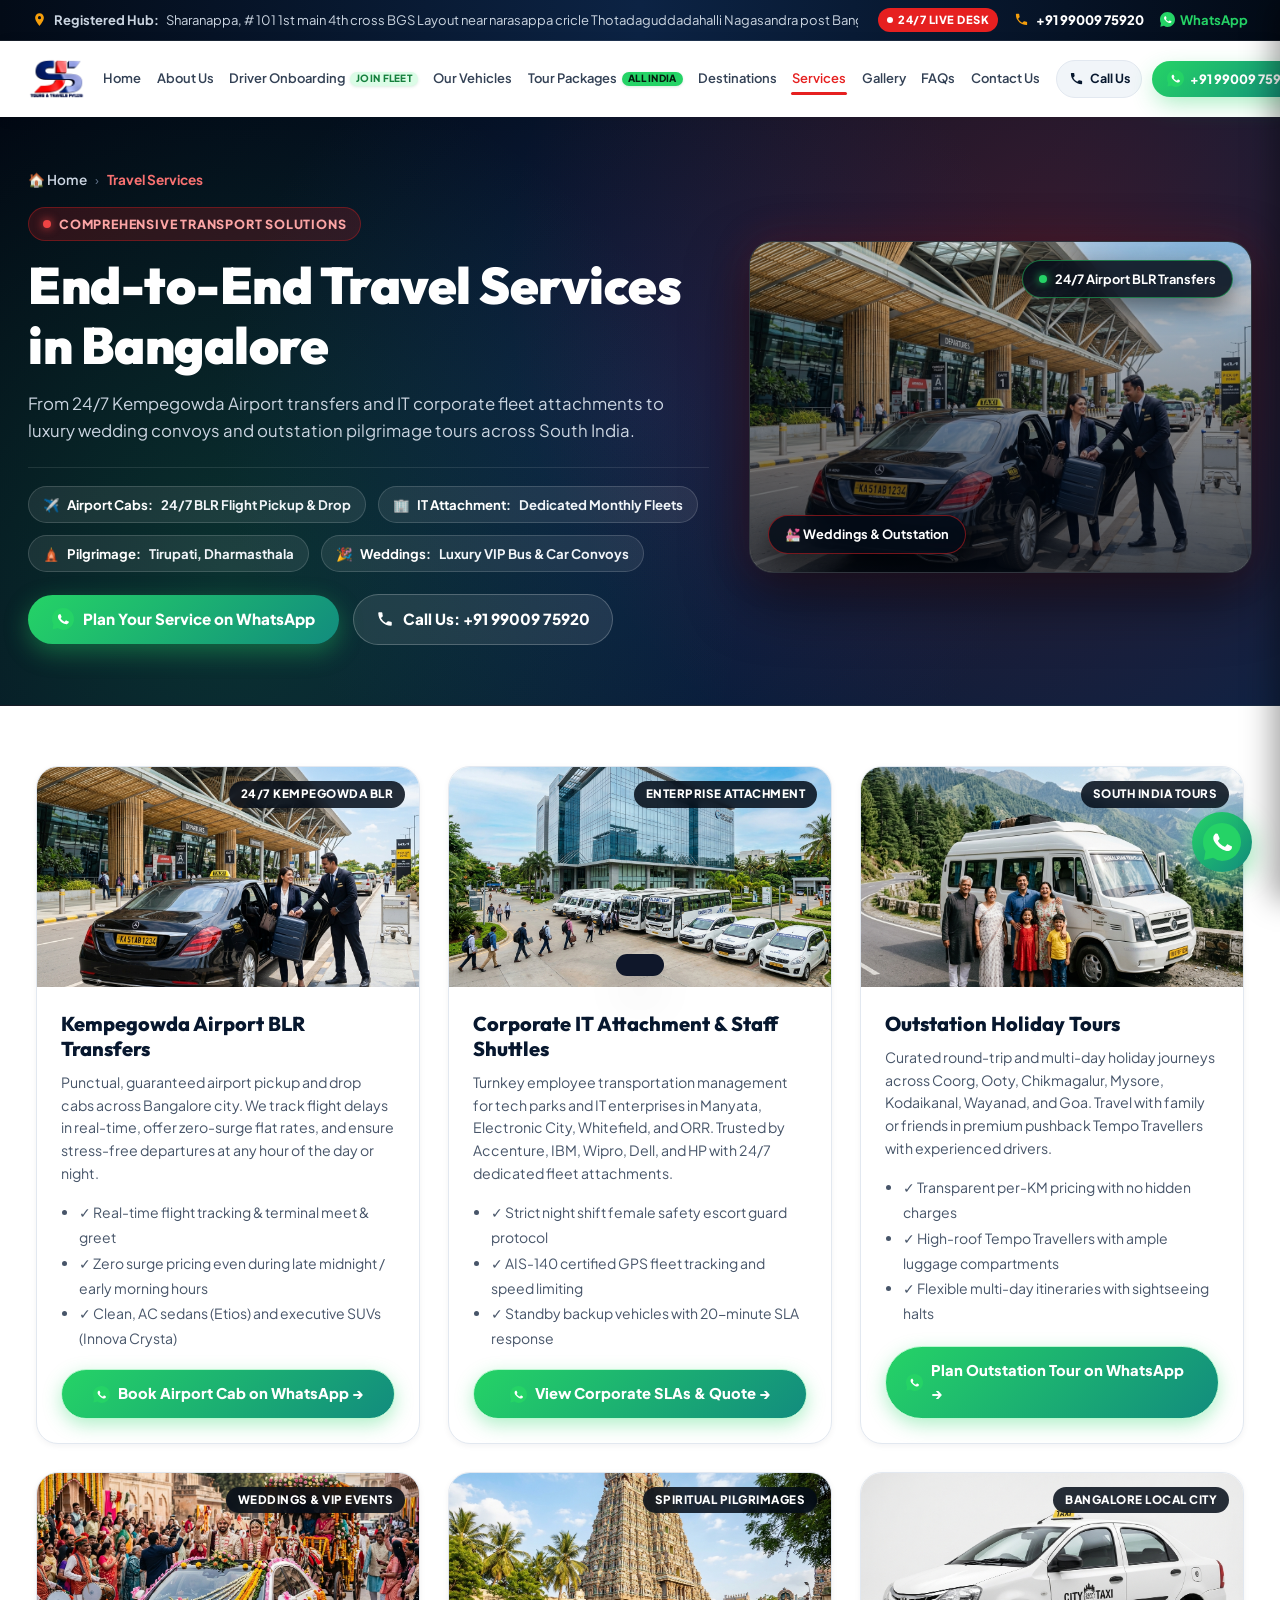
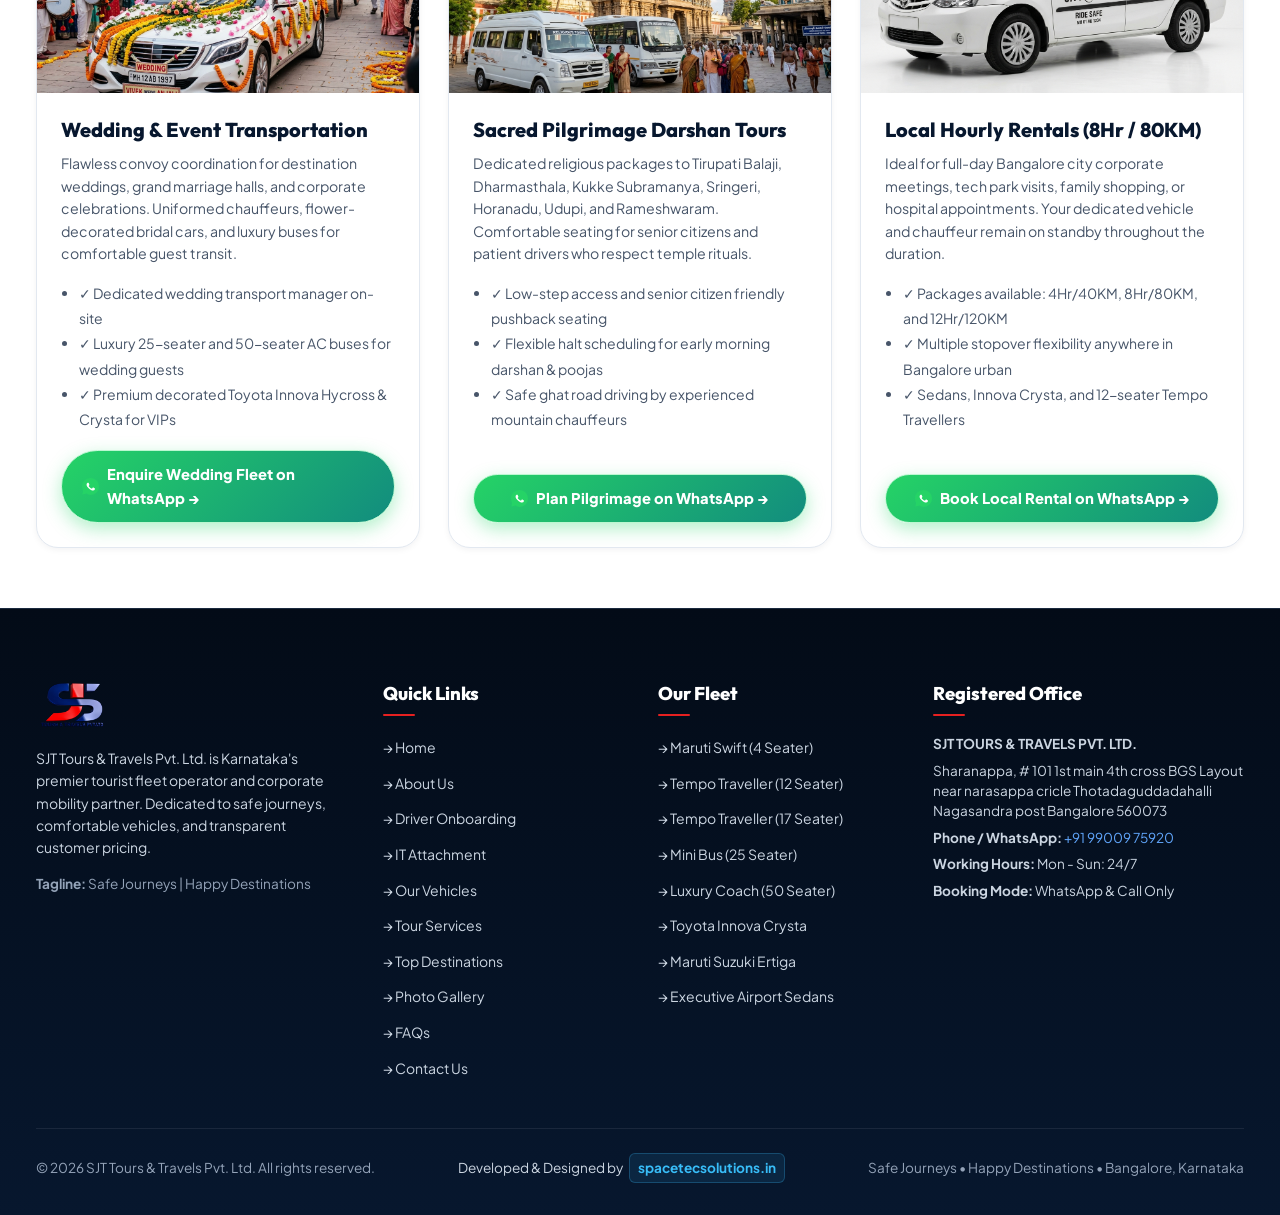
<file: services.html>
<!DOCTYPE html>
<html lang="en">
<head>
  <meta charset="UTF-8">
  <meta name="viewport" content="width=device-width, initial-scale=1.0, maximum-scale=5.0, viewport-fit=cover">
  <link rel="icon" type="image/png" href="assets/logos/sjt_logo.png">
  <link rel="shortcut icon" href="favicon.ico" type="image/x-icon">
  <title>Travel &amp; Corporate Transport Services | SJT Tours &amp; Travels Pvt. Ltd.</title>
  <meta name="description" content="Discover SJT Tours & Travels comprehensive travel services across Karnataka & South India. 24/7 Kempegowda Airport transfers, IT corporate fleet attachment, outstation family tours, wedding convoys, and pilgrimage packages.">
  <meta name="keywords" content="Bangalore airport cab, outstation tempo traveller service, corporate employee transport, wedding bus rental Bangalore, pilgrimage tour packages Karnataka">
  <link rel="canonical" href="https://www.sjttravels.com/services.html">
  

  <!-- OpenGraph -->
  <meta property="og:title" content="Travel & Corporate Services | SJT Tours & Travels Pvt. Ltd.">
  <meta property="og:description" content="Safe, punctual, and comfortable road transportation across South India. Book directly on WhatsApp with zero advance online payment.">
  <meta property="og:url" content="https://www.sjttravels.com/services.html">
  <meta property="og:type" content="website">

  <!-- Fonts & Stylesheet -->
  <link rel="preconnect" href="https://fonts.googleapis.com">
  <link rel="preconnect" href="https://fonts.gstatic.com" crossorigin>
  <link href="https://fonts.googleapis.com/css2?family=Plus+Jakarta+Sans:wght@400;500;600;700;800&family=Outfit:wght@500;600;700;800;900&display=swap" rel="stylesheet">
  <link rel="stylesheet" href="styles.css">
</head>
<body>

  <!-- MOBILE SLIDE-OUT DRAWER -->
  <div class="mobile-drawer-overlay" id="mobileDrawerOverlay"></div>
  <aside class="mobile-nav-drawer" id="mobileNavDrawer" aria-label="Mobile Navigation Drawer">
    <div class="drawer-header">
      <img src="assets/logos/sjt_logo.png" alt="SJT Tours and Travels" class="drawer-logo-img">
      <button type="button" class="drawer-close-btn" id="drawerCloseBtn" aria-label="Close menu">&times;</button>
    </div>
    <div class="drawer-body">
      <nav class="drawer-nav-links">
        <a href="index.html" class="drawer-nav-item">🏠 Home</a>
        <a href="about.html" class="drawer-nav-item">ℹ️ About Us</a>
        <a href="driver-onboarding.html" class="drawer-nav-item">🚖 Driver Onboarding</a>
        <a href="vehicles.html" class="drawer-nav-item">🚐 Our Vehicles &amp; Rates</a>
        <a href="packages.html" class="drawer-nav-item">🎒 All India Tour Packages <span class="badge-driver-tag" style="background:#25d366;color:#031c0e;margin-left:auto;">28 States</span></a>
        <a href="destinations.html" class="drawer-nav-item">🌄 Popular Destinations</a>
        <a href="gallery.html" class="drawer-nav-item">📸 Photo Gallery</a>
        <a href="faq.html" class="drawer-nav-item">❓ FAQs</a>
        <a href="contact.html" class="drawer-nav-item">📞 Contact Operations Desk</a>
      </nav>
      <div class="drawer-cta-pane">
        <a href="tel:+919900975920" class="drawer-btn call">
          <svg style="width:18px;height:18px;" viewBox="0 0 24 24" fill="currentColor"><path d="M6.62 10.79a15.053 15.053 0 006.59 6.59l2.2-2.2c.27-.27.67-.36 1.02-.24 1.12.37 2.33.57 3.57.57.55 0 1 .45 1 1V20c0 .55-.45 1-1 1-9.39 0-17-7.61-17-17 0-.55.45-1 1-1h3.5c.55 0 1 .45 1 1 0 1.25.2 2.45.57 3.57.11.35.03.74-.25 1.02l-2.2 2.2z"/></svg>
          Call +91 99009 75920
        </a>
        <a href="https://wa.me/919900975920?text=Hi%20SJT%20Travels,%20I%20would%20like%20to%20enquire%20about%20travel%20services" target="_blank" rel="noopener" class="drawer-btn whatsapp">
          <svg class="wa-icon-official" viewBox="0 0 32 32" fill="none" xmlns="http://www.w3.org/2000/svg"><path fill="#25D366" d="M16 0C7.163 0 0 7.163 0 16c0 2.825.738 5.488 2.05 7.8L.8 31.2l7.65-1.988A15.93 15.93 0 0 0 16 32c8.837 0 16-7.163 16-16S24.837 0 16 0z"/><path fill="#ffffff" fill-rule="evenodd" clip-rule="evenodd" d="M23.6 19.35c-.388-.194-2.288-1.125-2.644-1.256-.356-.131-.613-.194-.875.194-.256.388-1.006 1.256-1.231 1.513-.225.256-.45.288-.838.094-.388-.194-1.637-.6-3.119-1.919-1.15-1.025-1.925-2.288-2.15-2.675-.225-.388-.025-.6.169-.794.175-.175.388-.45.581-.675.194-.225.256-.388.388-.644.131-.256.063-.481-.031-.675-.094-.194-.875-2.106-1.2-2.888-.319-.762-.644-.656-.875-.669-.225-.013-.481-.013-.738-.013-.256 0-.675.094-1.025.481-.356.388-1.356 1.325-1.356 3.231 0 1.906 1.388 3.75 1.581 4.006.194.256 2.731 4.169 6.619 5.844.925.4 1.644.638 2.206.819.931.294 1.775.25 2.444.15.75-.113 2.288-.938 2.613-1.844.325-.906.325-1.681.225-1.844-.094-.162-.35-.256-.738-.45z"/></svg>
          WhatsApp Operations Desk
        </a>
        <div class="drawer-office-info">
          <strong>Registered Hub:</strong><br>
          Sharanappa, # 101 1st main 4th cross BGS Layout near narasappa cricle Thotadaguddadahalli Nagasandra post Bangalore 560073
        </div>
      </div>
    </div>
  </aside>

  <!-- TOP ANNOUNCEMENT BAR -->
    <aside class="top-notice-bar" aria-label="Office Location and 24/7 Operations">
    <div class="top-notice-inner">
      <div class="top-notice-left">
        <span class="top-notice-item notice-address" title="Sharanappa, # 101 1st main 4th cross BGS Layout near narasappa cricle Thotadaguddadahalli Nagasandra post Bangalore 560073">
          <svg viewBox="0 0 24 24" fill="currentColor"><path d="M12 2C8.13 2 5 5.13 5 9c0 5.25 7 13 7 13s7-7.75 7-13c0-3.87-3.13-7-7-7zm0 9.5a2.5 2.5 0 110-5 2.5 2.5 0 010 5z"/></svg>
          <strong>Registered Hub:</strong> Sharanappa, # 101 1st main 4th cross BGS Layout near narasappa cricle Thotadaguddadahalli Nagasandra post Bangalore 560073
        </span>
      </div>
      <div class="top-notice-right">
        <span class="badge-247-live">24/7 Live Desk</span>
        <span class="top-notice-item">
          <svg viewBox="0 0 24 24" fill="currentColor"><path d="M20 15.5c-1.2 0-2.4-.2-3.6-.6-.3-.1-.7 0-1 .2l-2.2 2.2c-2.8-1.5-5.1-3.8-6.6-6.6l2.2-2.2c.3-.3.4-.7.2-1-.4-1.2-.6-2.4-.6-3.6 0-.5-.5-1-1-1H4c-.5 0-1 .5-1 1 0 9.4 7.6 17 17 17 .5 0 1-.5 1-1v-3.5c0-.5-.5-1-1-1z"/></svg>
          <a href="tel:+919900975920" style="color: #ffffff; font-weight: 800; text-decoration: none;">+91 99009 75920</a>
        </span>
        <span class="top-notice-item">
          <a href="https://wa.me/919900975920?text=Hi%20SJT%20Travels" target="_blank" rel="noopener" style="color: #25D366; font-weight: 700; text-decoration: none; display: inline-flex; align-items: center; gap: 5px;">
            <svg class="wa-icon-official" style="width:15px;height:15px;" viewBox="0 0 32 32" fill="none" xmlns="http://www.w3.org/2000/svg"><path fill="#25D366" d="M16 0C7.163 0 0 7.163 0 16c0 2.825.738 5.488 2.05 7.8L.8 31.2l7.65-1.988A15.93 15.93 0 0 0 16 32c8.837 0 16-7.163 16-16S24.837 0 16 0z"/><path fill="#ffffff" fill-rule="evenodd" clip-rule="evenodd" d="M23.6 19.35c-.388-.194-2.288-1.125-2.644-1.256-.356-.131-.613-.194-.875.194-.256.388-1.006 1.256-1.231 1.513-.225.256-.45.288-.838.094-.388-.194-1.637-.6-3.119-1.919-1.15-1.025-1.925-2.288-2.15-2.675-.225-.388-.025-.6.169-.794.175-.175.388-.45.581-.675.194-.225.256-.388.388-.644.131-.256.063-.481-.031-.675-.094-.194-.875-2.106-1.2-2.888-.319-.762-.644-.656-.875-.669-.225-.013-.481-.013-.738-.013-.256 0-.675.094-1.025.481-.356.388-1.356 1.325-1.356 3.231 0 1.906 1.388 3.75 1.581 4.006.194.256 2.731 4.169 6.619 5.844.925.4 1.644.638 2.206.819.931.294 1.775.25 2.444.15.75-.113 2.288-.938 2.613-1.844.325-.906.325-1.681.225-1.844-.094-.162-.35-.256-.738-.45z"/></svg>
            <span>WhatsApp</span>
          </a>
        </span>
      </div>
    </div>
  </aside>

  <!-- MAIN NAVIGATION HEADER -->
  <header class="site-header" id="siteHeader">
    <div class="header-inner">
      <a href="index.html" class="brand-logo-wrap" title="SJT Tours & Travels Pvt. Ltd. Home">
        <img src="assets/logos/sjt_logo.png" alt="SJT Tours & Travels Pvt. Ltd. Official Logo" class="brand-logo-img">
      </a>

      <nav class="desktop-nav" id="desktopNav" aria-label="Main Navigation">
        <a href="index.html" class="nav-link">Home</a>
        <a href="about.html" class="nav-link">About Us</a>
        <a href="driver-onboarding.html" class="nav-link">Driver Onboarding <span class="badge-driver-tag">Join Fleet</span></a>
        <a href="vehicles.html" class="nav-link">Our Vehicles</a>
        <a href="packages.html" class="nav-link">Tour Packages <span class="badge-driver-tag" style="background:#25d366;color:#031c0e;">All India</span></a>
        <a href="destinations.html" class="nav-link">Destinations</a>
        <a href="services.html" class="nav-link active">Services</a>
        <a href="gallery.html" class="nav-link">Gallery</a>
        <a href="faq.html" class="nav-link">FAQs</a>
        <a href="contact.html" class="nav-link">Contact Us</a>
      </nav>

      <div class="header-actions">
        <a href="tel:+919900975920" class="btn-header-call" title="Call Operations Desk">
          <svg viewBox="0 0 24 24"><path d="M6.62 10.79a15.053 15.053 0 006.59 6.59l2.2-2.2c.27-.27.67-.36 1.02-.24 1.12.37 2.33.57 3.57.57.55 0 1 .45 1 1V20c0 .55-.45 1-1 1-9.39 0-17-7.61-17-17 0-.55.45-1 1-1h3.5c.55 0 1 .45 1 1 0 1.25.2 2.45.57 3.57.11.35.03.74-.25 1.02l-2.2 2.2z"/></svg>
          <span>Call Us</span>
        </a>
        <a href="https://wa.me/919900975920?text=Hi%20SJT%20Travels,%20I%20would%20like%20to%20enquire%20about%20services" target="_blank" rel="noopener" class="btn-header-whatsapp" title="Chat on WhatsApp">
          <svg class="wa-icon-official" viewBox="0 0 32 32" fill="none" xmlns="http://www.w3.org/2000/svg"><path fill="#25D366" d="M16 0C7.163 0 0 7.163 0 16c0 2.825.738 5.488 2.05 7.8L.8 31.2l7.65-1.988A15.93 15.93 0 0 0 16 32c8.837 0 16-7.163 16-16S24.837 0 16 0z"/><path fill="#ffffff" fill-rule="evenodd" clip-rule="evenodd" d="M23.6 19.35c-.388-.194-2.288-1.125-2.644-1.256-.356-.131-.613-.194-.875.194-.256.388-1.006 1.256-1.231 1.513-.225.256-.45.288-.838.094-.388-.194-1.637-.6-3.119-1.919-1.15-1.025-1.925-2.288-2.15-2.675-.225-.388-.025-.6.169-.794.175-.175.388-.45.581-.675.194-.225.256-.388.388-.644.131-.256.063-.481-.031-.675-.094-.194-.875-2.106-1.2-2.888-.319-.762-.644-.656-.875-.669-.225-.013-.481-.013-.738-.013-.256 0-.675.094-1.025.481-.356.388-1.356 1.325-1.356 3.231 0 1.906 1.388 3.75 1.581 4.006.194.256 2.731 4.169 6.619 5.844.925.4 1.644.638 2.206.819.931.294 1.775.25 2.444.15.75-.113 2.288-.938 2.613-1.844.325-.906.325-1.681.225-1.844-.094-.162-.35-.256-.738-.45z"/></svg>
          <span>+91 99009 75920</span>
        </a>
        <button class="mobile-toggle-btn" id="mobileToggleBtn" aria-label="Toggle navigation menu">
          ☰
        </button>
      </div>
    </div>
  </header>

  <main>
    <!-- SUBPAGE ANIMATED HERO BANNER -->
    <section class="subpage-hero">
      <div class="subpage-hero-inner">
        <div class="subpage-banner-grid">
          
          <!-- Content Left Column -->
          <div class="subpage-banner-content">
            <nav class="breadcrumb-nav" aria-label="Breadcrumb">
              <a href="index.html" class="breadcrumb-link">🏠 Home</a>
              <span class="breadcrumb-separator">&rsaquo;</span>
              <span class="breadcrumb-current">Travel Services</span>
            </nav>
            
            <div class="subpage-badge">
              <span class="pulse-dot-red"></span>
              Comprehensive Transport Solutions
            </div>
            <h1 class="subpage-title">End-to-End Travel Services in Bangalore</h1>
            <p class="subpage-subtitle">
              From 24/7 Kempegowda Airport transfers and IT corporate fleet attachments to luxury wedding convoys and outstation pilgrimage tours across South India.
            </p>

            <div class="subpage-quick-stats">
              <div class="subpage-stat-chip">
                <span>✈️</span> <strong>Airport Cabs:</strong> 24/7 BLR Flight Pickup &amp; Drop
              </div>
              <div class="subpage-stat-chip">
                <span>🏢</span> <strong>IT Attachment:</strong> Dedicated Monthly Fleets
              </div>
              <div class="subpage-stat-chip">
                <span>🛕</span> <strong>Pilgrimage:</strong> Tirupati, Dharmasthala
              </div>
              <div class="subpage-stat-chip">
                <span>🎉</span> <strong>Weddings:</strong> Luxury VIP Bus &amp; Car Convoys
              </div>
            </div>

            <div class="subpage-banner-actions">
              <a href="https://wa.me/919900975920?text=Hi%20SJT%20Travels,%20I%20would%20like%20to%20inquire%20about%20your%20travel%20services" target="_blank" rel="noopener" class="subpage-btn-wa">
                <svg class="wa-icon-official" style="width:22px;height:22px;" viewBox="0 0 32 32" fill="none" xmlns="http://www.w3.org/2000/svg"><path fill="#25D366" d="M16 0C7.163 0 0 7.163 0 16c0 2.825.738 5.488 2.05 7.8L.8 31.2l7.65-1.988A15.93 15.93 0 0 0 16 32c8.837 0 16-7.163 16-16S24.837 0 16 0z"/><path fill="#ffffff" fill-rule="evenodd" clip-rule="evenodd" d="M23.6 19.35c-.388-.194-2.288-1.125-2.644-1.256-.356-.131-.613-.194-.875.194-.256.388-1.006 1.256-1.231 1.513-.225.256-.45.288-.838.094-.388-.194-1.637-.6-3.119-1.919-1.15-1.025-1.925-2.288-2.15-2.675-.225-.388-.025-.6.169-.794.175-.175.388-.45.581-.675.194-.225.256-.388.388-.644.131-.256.063-.481-.031-.675-.094-.194-.875-2.106-1.2-2.888-.319-.762-.644-.656-.875-.669-.225-.013-.481-.013-.738-.013-.256 0-.675.094-1.025.481-.356.388-1.356 1.325-1.356 3.231 0 1.906 1.388 3.75 1.581 4.006.194.256 2.731 4.169 6.619 5.844.925.4 1.644.638 2.206.819.931.294 1.775.25 2.444.15.75-.113 2.288-.938 2.613-1.844.325-.906.325-1.681.225-1.844-.094-.162-.35-.256-.738-.45z"/></svg>
                <span>Plan Your Service on WhatsApp</span>
              </a>
              <a href="tel:+919900975920" class="subpage-btn-call">
                <svg style="width:18px;height:18px;" viewBox="0 0 24 24" fill="currentColor"><path d="M6.62 10.79a15.053 15.053 0 006.59 6.59l2.2-2.2c.27-.27.67-.36 1.02-.24 1.12.37 2.33.57 3.57.57.55 0 1 .45 1 1V20c0 .55-.45 1-1 1-9.39 0-17-7.61-17-17 0-.55.45-1 1-1h3.5c.55 0 1 .45 1 1 0 1.25.2 2.45.57 3.57.11.35.03.74-.25 1.02l-2.2 2.2z"/></svg>
                <span>Call Us: +91 99009 75920</span>
              </a>
            </div>
          </div>

          <!-- Animated Visual Banner Card Right Column -->
          <div class="subpage-banner-visual">
            <div class="subpage-visual-card">
              <div class="subpage-visual-media">
                <img src="assets/services/airport.jpg" alt="Kempegowda Airport Bangalore Transfer Fleet" loading="eager">
                <div class="subpage-visual-overlay"></div>
                <div class="subpage-sheen-sweep"></div>
                
                <!-- Floating Animated Badges -->
                <div class="floating-banner-badge badge-top-right">
                  <span class="pulse-dot-green"></span>
                  <span>24/7 Airport BLR Transfers</span>
                </div>
                
                <div class="floating-banner-badge badge-bottom-left">
                  <span>💒 Weddings &amp; Outstation</span>
                </div>
              </div>
            </div>
          </div>

        </div>
      </div>
    </section>

    <!-- DETAILED SERVICE VERTICALS -->
    <section class="section-spacing bg-white">
      <div class="container">
        
        <div class="services-deck-grid reveal">
          
          <!-- 1. Airport Transfers -->
          <article class="service-card-item">
            <div class="service-card-media">
              <img src="assets/services/airport.jpg" alt="Kempegowda Airport BLR Transfer" class="service-img">
              <span class="service-tag-pill">24/7 Kempegowda BLR</span>
            </div>
            <div class="service-card-body">
              <h3 class="service-card-title">Kempegowda Airport BLR Transfers</h3>
              <p class="service-card-desc">
                Punctual, guaranteed airport pickup and drop cabs across Bangalore city. We track flight delays in real-time, offer zero-surge flat rates, and ensure stress-free departures at any hour of the day or night.
              </p>
              <ul style="font-size:0.875rem; color:var(--slate-600); line-height:1.8; margin-bottom:18px; padding-left:18px;">
                <li>✓ Real-time flight tracking &amp; terminal meet &amp; greet</li>
                <li>✓ Zero surge pricing even during late midnight / early morning hours</li>
                <li>✓ Clean, AC sedans (Etios) and executive SUVs (Innova Crysta)</li>
              </ul>
              <a href="https://wa.me/919900975920?text=Hi%20SJT,%20I%20need%20an%20airport%20transfer%20cab%20in%20Bangalore" target="_blank" rel="noopener" class="btn-service-action">
                <svg class="wa-icon-official" viewBox="0 0 32 32" fill="none" xmlns="http://www.w3.org/2000/svg"><path fill="#25D366" d="M16 0C7.163 0 0 7.163 0 16c0 2.825.738 5.488 2.05 7.8L.8 31.2l7.65-1.988A15.93 15.93 0 0 0 16 32c8.837 0 16-7.163 16-16S24.837 0 16 0z"/><path fill="#ffffff" fill-rule="evenodd" clip-rule="evenodd" d="M23.6 19.35c-.388-.194-2.288-1.125-2.644-1.256-.356-.131-.613-.194-.875.194-.256.388-1.006 1.256-1.231 1.513-.225.256-.45.288-.838.094-.388-.194-1.637-.6-3.119-1.919-1.15-1.025-1.925-2.288-2.15-2.675-.225-.388-.025-.6.169-.794.175-.175.388-.45.581-.675.194-.225.256-.388.388-.644.131-.256.063-.481-.031-.675-.094-.194-.875-2.106-1.2-2.888-.319-.762-.644-.656-.875-.669-.225-.013-.481-.013-.738-.013-.256 0-.675.094-1.025.481-.356.388-1.356 1.325-1.356 3.231 0 1.906 1.388 3.75 1.581 4.006.194.256 2.731 4.169 6.619 5.844.925.4 1.644.638 2.206.819.931.294 1.775.25 2.444.15.75-.113 2.288-.938 2.613-1.844.325-.906.325-1.681.225-1.844-.094-.162-.35-.256-.738-.45z"/></svg>
                <span>Book Airport Cab on WhatsApp &rarr;</span>
              </a>
            </div>
          </article>

          <!-- 2. Corporate IT Fleet Attachment -->
          <article class="service-card-item">
            <div class="service-card-media">
              <img src="assets/corporate_it_fleet.jpg" alt="Corporate IT Attachment" class="service-img">
              <span class="service-tag-pill">Enterprise Attachment</span>
            </div>
            <div class="service-card-body">
              <h3 class="service-card-title">Corporate IT Attachment &amp; Staff Shuttles</h3>
              <p class="service-card-desc">
                Turnkey employee transportation management for tech parks and IT enterprises in Manyata, Electronic City, Whitefield, and ORR. Trusted by Accenture, IBM, Wipro, Dell, and HP with 24/7 dedicated fleet attachments.
              </p>
              <ul style="font-size:0.875rem; color:var(--slate-600); line-height:1.8; margin-bottom:18px; padding-left:18px;">
                <li>✓ Strict night shift female safety escort guard protocol</li>
                <li>✓ AIS-140 certified GPS fleet tracking and speed limiting</li>
                <li>✓ Standby backup vehicles with 20-minute SLA response</li>
              </ul>
              <a href="corporate.html" class="btn-service-action">
                <svg class="wa-icon-official" viewBox="0 0 32 32" fill="none" xmlns="http://www.w3.org/2000/svg"><path fill="#25D366" d="M16 0C7.163 0 0 7.163 0 16c0 2.825.738 5.488 2.05 7.8L.8 31.2l7.65-1.988A15.93 15.93 0 0 0 16 32c8.837 0 16-7.163 16-16S24.837 0 16 0z"/><path fill="#ffffff" fill-rule="evenodd" clip-rule="evenodd" d="M23.6 19.35c-.388-.194-2.288-1.125-2.644-1.256-.356-.131-.613-.194-.875.194-.256.388-1.006 1.256-1.231 1.513-.225.256-.45.288-.838.094-.388-.194-1.637-.6-3.119-1.919-1.15-1.025-1.925-2.288-2.15-2.675-.225-.388-.025-.6.169-.794.175-.175.388-.45.581-.675.194-.225.256-.388.388-.644.131-.256.063-.481-.031-.675-.094-.194-.875-2.106-1.2-2.888-.319-.762-.644-.656-.875-.669-.225-.013-.481-.013-.738-.013-.256 0-.675.094-1.025.481-.356.388-1.356 1.325-1.356 3.231 0 1.906 1.388 3.75 1.581 4.006.194.256 2.731 4.169 6.619 5.844.925.4 1.644.638 2.206.819.931.294 1.775.25 2.444.15.75-.113 2.288-.938 2.613-1.844.325-.906.325-1.681.225-1.844-.094-.162-.35-.256-.738-.45z"/></svg>
                <span>View Corporate SLAs &amp; Quote &rarr;</span>
              </a>
            </div>
          </article>

          <!-- 3. Outstation Holiday Tours -->
          <article class="service-card-item">
            <div class="service-card-media">
              <img src="assets/services/family.jpg" alt="Outstation Family Tours" class="service-img">
              <span class="service-tag-pill">South India Tours</span>
            </div>
            <div class="service-card-body">
              <h3 class="service-card-title">Outstation Holiday Tours</h3>
              <p class="service-card-desc">
                Curated round-trip and multi-day holiday journeys across Coorg, Ooty, Chikmagalur, Mysore, Kodaikanal, Wayanad, and Goa. Travel with family or friends in premium pushback Tempo Travellers with experienced drivers.
              </p>
              <ul style="font-size:0.875rem; color:var(--slate-600); line-height:1.8; margin-bottom:18px; padding-left:18px;">
                <li>✓ Transparent per-KM pricing with no hidden charges</li>
                <li>✓ High-roof Tempo Travellers with ample luggage compartments</li>
                <li>✓ Flexible multi-day itineraries with sightseeing halts</li>
              </ul>
              <a href="https://wa.me/919900975920?text=Hi%20SJT,%20I%20am%20planning%20an%20outstation%20family%20tour%20and%20need%20a%20quote" target="_blank" rel="noopener" class="btn-service-action">
                <svg class="wa-icon-official" viewBox="0 0 32 32" fill="none" xmlns="http://www.w3.org/2000/svg"><path fill="#25D366" d="M16 0C7.163 0 0 7.163 0 16c0 2.825.738 5.488 2.05 7.8L.8 31.2l7.65-1.988A15.93 15.93 0 0 0 16 32c8.837 0 16-7.163 16-16S24.837 0 16 0z"/><path fill="#ffffff" fill-rule="evenodd" clip-rule="evenodd" d="M23.6 19.35c-.388-.194-2.288-1.125-2.644-1.256-.356-.131-.613-.194-.875.194-.256.388-1.006 1.256-1.231 1.513-.225.256-.45.288-.838.094-.388-.194-1.637-.6-3.119-1.919-1.15-1.025-1.925-2.288-2.15-2.675-.225-.388-.025-.6.169-.794.175-.175.388-.45.581-.675.194-.225.256-.388.388-.644.131-.256.063-.481-.031-.675-.094-.194-.875-2.106-1.2-2.888-.319-.762-.644-.656-.875-.669-.225-.013-.481-.013-.738-.013-.256 0-.675.094-1.025.481-.356.388-1.356 1.325-1.356 3.231 0 1.906 1.388 3.75 1.581 4.006.194.256 2.731 4.169 6.619 5.844.925.4 1.644.638 2.206.819.931.294 1.775.25 2.444.15.75-.113 2.288-.938 2.613-1.844.325-.906.325-1.681.225-1.844-.094-.162-.35-.256-.738-.45z"/></svg>
                <span>Plan Outstation Tour on WhatsApp &rarr;</span>
              </a>
            </div>
          </article>

          <!-- 4. Weddings & Event Logistics -->
          <article class="service-card-item">
            <div class="service-card-media">
              <img src="assets/services/wedding.jpg" alt="Wedding Fleet Transportation" class="service-img">
              <span class="service-tag-pill">Weddings &amp; VIP Events</span>
            </div>
            <div class="service-card-body">
              <h3 class="service-card-title">Wedding &amp; Event Transportation</h3>
              <p class="service-card-desc">
                Flawless convoy coordination for destination weddings, grand marriage halls, and corporate celebrations. Uniformed chauffeurs, flower-decorated bridal cars, and luxury buses for comfortable guest transit.
              </p>
              <ul style="font-size:0.875rem; color:var(--slate-600); line-height:1.8; margin-bottom:18px; padding-left:18px;">
                <li>✓ Dedicated wedding transport manager on-site</li>
                <li>✓ Luxury 25-seater and 50-seater AC buses for wedding guests</li>
                <li>✓ Premium decorated Toyota Innova Hycross &amp; Crysta for VIPs</li>
              </ul>
              <a href="https://wa.me/919900975920?text=Hi%20SJT,%20we%20need%20vehicles%20for%20wedding%20and%20event%20transportation" target="_blank" rel="noopener" class="btn-service-action">
                <svg class="wa-icon-official" viewBox="0 0 32 32" fill="none" xmlns="http://www.w3.org/2000/svg"><path fill="#25D366" d="M16 0C7.163 0 0 7.163 0 16c0 2.825.738 5.488 2.05 7.8L.8 31.2l7.65-1.988A15.93 15.93 0 0 0 16 32c8.837 0 16-7.163 16-16S24.837 0 16 0z"/><path fill="#ffffff" fill-rule="evenodd" clip-rule="evenodd" d="M23.6 19.35c-.388-.194-2.288-1.125-2.644-1.256-.356-.131-.613-.194-.875.194-.256.388-1.006 1.256-1.231 1.513-.225.256-.45.288-.838.094-.388-.194-1.637-.6-3.119-1.919-1.15-1.025-1.925-2.288-2.15-2.675-.225-.388-.025-.6.169-.794.175-.175.388-.45.581-.675.194-.225.256-.388.388-.644.131-.256.063-.481-.031-.675-.094-.194-.875-2.106-1.2-2.888-.319-.762-.644-.656-.875-.669-.225-.013-.481-.013-.738-.013-.256 0-.675.094-1.025.481-.356.388-1.356 1.325-1.356 3.231 0 1.906 1.388 3.75 1.581 4.006.194.256 2.731 4.169 6.619 5.844.925.4 1.644.638 2.206.819.931.294 1.775.25 2.444.15.75-.113 2.288-.938 2.613-1.844.325-.906.325-1.681.225-1.844-.094-.162-.35-.256-.738-.45z"/></svg>
                <span>Enquire Wedding Fleet on WhatsApp &rarr;</span>
              </a>
            </div>
          </article>

          <!-- 5. Pilgrimage Darshan Tours -->
          <article class="service-card-item">
            <div class="service-card-media">
              <img src="assets/services/pilgrimage.jpg" alt="Pilgrimage Darshan Tours" class="service-img">
              <span class="service-tag-pill">Spiritual Pilgrimages</span>
            </div>
            <div class="service-card-body">
              <h3 class="service-card-title">Sacred Pilgrimage Darshan Tours</h3>
              <p class="service-card-desc">
                Dedicated religious packages to Tirupati Balaji, Dharmasthala, Kukke Subramanya, Sringeri, Horanadu, Udupi, and Rameshwaram. Comfortable seating for senior citizens and patient drivers who respect temple rituals.
              </p>
              <ul style="font-size:0.875rem; color:var(--slate-600); line-height:1.8; margin-bottom:18px; padding-left:18px;">
                <li>✓ Low-step access and senior citizen friendly pushback seating</li>
                <li>✓ Flexible halt scheduling for early morning darshan &amp; poojas</li>
                <li>✓ Safe ghat road driving by experienced mountain chauffeurs</li>
              </ul>
              <a href="https://wa.me/919900975920?text=Hi%20SJT,%20I%20am%20planning%20a%20pilgrimage%20trip%20and%20need%20rates" target="_blank" rel="noopener" class="btn-service-action">
                <svg class="wa-icon-official" viewBox="0 0 32 32" fill="none" xmlns="http://www.w3.org/2000/svg"><path fill="#25D366" d="M16 0C7.163 0 0 7.163 0 16c0 2.825.738 5.488 2.05 7.8L.8 31.2l7.65-1.988A15.93 15.93 0 0 0 16 32c8.837 0 16-7.163 16-16S24.837 0 16 0z"/><path fill="#ffffff" fill-rule="evenodd" clip-rule="evenodd" d="M23.6 19.35c-.388-.194-2.288-1.125-2.644-1.256-.356-.131-.613-.194-.875.194-.256.388-1.006 1.256-1.231 1.513-.225.256-.45.288-.838.094-.388-.194-1.637-.6-3.119-1.919-1.15-1.025-1.925-2.288-2.15-2.675-.225-.388-.025-.6.169-.794.175-.175.388-.45.581-.675.194-.225.256-.388.388-.644.131-.256.063-.481-.031-.675-.094-.194-.875-2.106-1.2-2.888-.319-.762-.644-.656-.875-.669-.225-.013-.481-.013-.738-.013-.256 0-.675.094-1.025.481-.356.388-1.356 1.325-1.356 3.231 0 1.906 1.388 3.75 1.581 4.006.194.256 2.731 4.169 6.619 5.844.925.4 1.644.638 2.206.819.931.294 1.775.25 2.444.15.75-.113 2.288-.938 2.613-1.844.325-.906.325-1.681.225-1.844-.094-.162-.35-.256-.738-.45z"/></svg>
                <span>Plan Pilgrimage on WhatsApp &rarr;</span>
              </a>
            </div>
          </article>

          <!-- 6. Local Hourly Rentals -->
          <article class="service-card-item">
            <div class="service-card-media">
              <img src="assets/vehicles/etios.jpg" alt="Local Hourly Car Rental" class="service-img">
              <span class="service-tag-pill">Bangalore Local City</span>
            </div>
            <div class="service-card-body">
              <h3 class="service-card-title">Local Hourly Rentals (8Hr / 80KM)</h3>
              <p class="service-card-desc">
                Ideal for full-day Bangalore city corporate meetings, tech park visits, family shopping, or hospital appointments. Your dedicated vehicle and chauffeur remain on standby throughout the duration.
              </p>
              <ul style="font-size:0.875rem; color:var(--slate-600); line-height:1.8; margin-bottom:18px; padding-left:18px;">
                <li>✓ Packages available: 4Hr/40KM, 8Hr/80KM, and 12Hr/120KM</li>
                <li>✓ Multiple stopover flexibility anywhere in Bangalore urban</li>
                <li>✓ Sedans, Innova Crysta, and 12-seater Tempo Travellers</li>
              </ul>
              <a href="https://wa.me/919900975920?text=Hi%20SJT,%20I%20need%20a%20local%20hourly%20rental%20car%20in%20Bangalore" target="_blank" rel="noopener" class="btn-service-action">
                <svg class="wa-icon-official" viewBox="0 0 32 32" fill="none" xmlns="http://www.w3.org/2000/svg"><path fill="#25D366" d="M16 0C7.163 0 0 7.163 0 16c0 2.825.738 5.488 2.05 7.8L.8 31.2l7.65-1.988A15.93 15.93 0 0 0 16 32c8.837 0 16-7.163 16-16S24.837 0 16 0z"/><path fill="#ffffff" fill-rule="evenodd" clip-rule="evenodd" d="M23.6 19.35c-.388-.194-2.288-1.125-2.644-1.256-.356-.131-.613-.194-.875.194-.256.388-1.006 1.256-1.231 1.513-.225.256-.45.288-.838.094-.388-.194-1.637-.6-3.119-1.919-1.15-1.025-1.925-2.288-2.15-2.675-.225-.388-.025-.6.169-.794.175-.175.388-.45.581-.675.194-.225.256-.388.388-.644.131-.256.063-.481-.031-.675-.094-.194-.875-2.106-1.2-2.888-.319-.762-.644-.656-.875-.669-.225-.013-.481-.013-.738-.013-.256 0-.675.094-1.025.481-.356.388-1.356 1.325-1.356 3.231 0 1.906 1.388 3.75 1.581 4.006.194.256 2.731 4.169 6.619 5.844.925.4 1.644.638 2.206.819.931.294 1.775.25 2.444.15.75-.113 2.288-.938 2.613-1.844.325-.906.325-1.681.225-1.844-.094-.162-.35-.256-.738-.45z"/></svg>
                <span>Book Local Rental on WhatsApp &rarr;</span>
              </a>
            </div>
          </article>

        </div>

      </div>
    </section>
  </main>

  <!-- FOOTER -->
  <footer class="site-footer">
    <div class="footer-container">
      <div class="footer-main-grid">
        <div>
          <img src="assets/logos/sjt_logo.png" alt="SJT Tours and Travels" class="footer-logo-img">
          <p class="footer-brand-desc">
            SJT Tours &amp; Travels Pvt. Ltd. is Karnataka's premier tourist fleet operator and corporate mobility partner. Dedicated to safe journeys, comfortable vehicles, and transparent customer pricing.
          </p>
          <div style="font-size: 0.85rem; color: #94a3b8;">
            <strong>Tagline:</strong> Safe Journeys | Happy Destinations
          </div>
        </div>

        <div>
          <h3 class="footer-col-head">Quick Links</h3>
          <ul class="footer-links-col">
            <li><a href="index.html">&rarr; Home</a></li>
            <li><a href="about.html">&rarr; About Us</a></li>
            <li><a href="driver-onboarding.html">&rarr; Driver Onboarding</a></li>
            <li><a href="corporate.html">&rarr; IT Attachment</a></li>
            <li><a href="vehicles.html">&rarr; Our Vehicles</a></li>
            <li><a href="services.html">&rarr; Tour Services</a></li>
            <li><a href="destinations.html">&rarr; Top Destinations</a></li>
            <li><a href="gallery.html">&rarr; Photo Gallery</a></li>
            <li><a href="faq.html">&rarr; FAQs</a></li>
            <li><a href="contact.html">&rarr; Contact Us</a></li>
          </ul>
        </div>

        <div>
          <h3 class="footer-col-head">Our Fleet</h3>
          <ul class="footer-links-col">
            <li><a href="vehicles.html">&rarr; Maruti Swift (4 Seater)</a></li>
            <li><a href="vehicles.html">&rarr; Tempo Traveller (12 Seater)</a></li>
            <li><a href="vehicles.html">&rarr; Tempo Traveller (17 Seater)</a></li>
            <li><a href="vehicles.html">&rarr; Mini Bus (25 Seater)</a></li>
            <li><a href="vehicles.html">&rarr; Luxury Coach (50 Seater)</a></li>
            <li><a href="vehicles.html">&rarr; Toyota Innova Crysta</a></li>
            <li><a href="vehicles.html">&rarr; Maruti Suzuki Ertiga</a></li>
            <li><a href="vehicles.html">&rarr; Executive Airport Sedans</a></li>
          </ul>
        </div>

        <div>
          <h3 class="footer-col-head">Registered Office</h3>
          <div class="footer-address-pane">
            <p><strong>SJT TOURS &amp; TRAVELS PVT. LTD.</strong></p>
            <p style="margin: 6px 0;">Sharanappa, # 101 1st main 4th cross BGS Layout near narasappa cricle Thotadaguddadahalli Nagasandra post Bangalore 560073</p>
            <p style="margin: 6px 0;"><strong>Phone / WhatsApp:</strong> <a href="tel:+919900975920" style="color: #60a5fa;">+91 99009 75920</a></p>
            <p style="margin: 6px 0;"><strong>Working Hours:</strong> Mon - Sun: 24/7</p>
            <p style="margin: 6px 0;"><strong>Booking Mode:</strong> WhatsApp &amp; Call Only</p>
          </div>
        </div>
      </div>

            <div class="footer-copyright-bar">
        <div>
          &copy; 2026 SJT Tours &amp; Travels Pvt. Ltd. All rights reserved.
        </div>
        <div class="footer-developer-credit">
          Developed &amp; Designed by <a href="https://spacetecsolutions.in/" target="_blank" rel="noopener" class="credit-link">spacetecsolutions.in</a>
        </div>
        <div>
          Safe Journeys &bull; Happy Destinations &bull; Bangalore, Karnataka
        </div>
      </div>
    </div>
  </footer>

  <!-- MOBILE BOTTOM STICKY BAR -->
  <nav class="mobile-sticky-bar" aria-label="Mobile Bottom Fast Actions">
    <a href="tel:+919900975920" class="mobile-action-btn call">
      <svg viewBox="0 0 24 24" fill="currentColor"><path d="M6.62 10.79a15.053 15.053 0 006.59 6.59l2.2-2.2c.27-.27.67-.36 1.02-.24 1.12.37 2.33.57 3.57.57.55 0 1 .45 1 1V20c0 .55-.45 1-1 1-9.39 0-17-7.61-17-17 0-.55.45-1 1-1h3.5c.55 0 1 .45 1 1 0 1.25.2 2.45.57 3.57.11.35.03.74-.25 1.02l-2.2 2.2z"/></svg>
      <span>Call Now</span>
    </a>
    <a href="https://wa.me/919900975920?text=Hi%20SJT%20Travels,%20I%20would%20like%20to%20enquire%20about%20travel%20services" target="_blank" rel="noopener" class="mobile-action-btn whatsapp">
      <svg class="wa-icon-official" style="width:24px;height:24px;" viewBox="0 0 32 32" fill="none" xmlns="http://www.w3.org/2000/svg"><path fill="#25D366" d="M16 0C7.163 0 0 7.163 0 16c0 2.825.738 5.488 2.05 7.8L.8 31.2l7.65-1.988A15.93 15.93 0 0 0 16 32c8.837 0 16-7.163 16-16S24.837 0 16 0z"/><path fill="#ffffff" fill-rule="evenodd" clip-rule="evenodd" d="M23.6 19.35c-.388-.194-2.288-1.125-2.644-1.256-.356-.131-.613-.194-.875.194-.256.388-1.006 1.256-1.231 1.513-.225.256-.45.288-.838.094-.388-.194-1.637-.6-3.119-1.919-1.15-1.025-1.925-2.288-2.15-2.675-.225-.388-.025-.6.169-.794.175-.175.388-.45.581-.675.194-.225.256-.388.388-.644.131-.256.063-.481-.031-.675-.094-.194-.875-2.106-1.2-2.888-.319-.762-.644-.656-.875-.669-.225-.013-.481-.013-.738-.013-.256 0-.675.094-1.025.481-.356.388-1.356 1.325-1.356 3.231 0 1.906 1.388 3.75 1.581 4.006.194.256 2.731 4.169 6.619 5.844.925.4 1.644.638 2.206.819.931.294 1.775.25 2.444.15.75-.113 2.288-.938 2.613-1.844.325-.906.325-1.681.225-1.844-.094-.162-.35-.256-.738-.45z"/></svg>
      <span>WhatsApp</span>
    </a>
    <a href="index.html#journeyBookingSection" class="mobile-action-btn book">
      <svg viewBox="0 0 24 24" fill="none" stroke="currentColor"><path stroke-linecap="round" stroke-linejoin="round" stroke-width="2" d="M12 19l9 2-9-18-9 18 9-2zm0 0v-8"/></svg>
      <span>Book Fleet</span>
    </a>
  </nav>

  <!-- Floating WhatsApp Quick Button -->
  <a href="https://wa.me/919900975920?text=Hi%20SJT%20Travels,%20I%20would%20like%20to%20enquire%20about%20travel%20services" target="_blank" rel="noopener" class="floating-whatsapp-btn" title="Chat with SJT on WhatsApp" aria-label="WhatsApp quick chat">
    <svg class="wa-icon-official" style="width:38px;height:38px;" viewBox="0 0 32 32" fill="none" xmlns="http://www.w3.org/2000/svg"><path fill="#25D366" d="M16 0C7.163 0 0 7.163 0 16c0 2.825.738 5.488 2.05 7.8L.8 31.2l7.65-1.988A15.93 15.93 0 0 0 16 32c8.837 0 16-7.163 16-16S24.837 0 16 0z"/><path fill="#ffffff" fill-rule="evenodd" clip-rule="evenodd" d="M23.6 19.35c-.388-.194-2.288-1.125-2.644-1.256-.356-.131-.613-.194-.875.194-.256.388-1.006 1.256-1.231 1.513-.225.256-.45.288-.838.094-.388-.194-1.637-.6-3.119-1.919-1.15-1.025-1.925-2.288-2.15-2.675-.225-.388-.025-.6.169-.794.175-.175.388-.45.581-.675.194-.225.256-.388.388-.644.131-.256.063-.481-.031-.675-.094-.194-.875-2.106-1.2-2.888-.319-.762-.644-.656-.875-.669-.225-.013-.481-.013-.738-.013-.256 0-.675.094-1.025.481-.356.388-1.356 1.325-1.356 3.231 0 1.906 1.388 3.75 1.581 4.006.194.256 2.731 4.169 6.619 5.844.925.4 1.644.638 2.206.819.931.294 1.775.25 2.444.15.75-.113 2.288-.938 2.613-1.844.325-.906.325-1.681.225-1.844-.094-.162-.35-.256-.738-.45z"/></svg>
  </a>

  <div class="toast" id="toastNotification" role="alert" aria-live="polite"></div>
  <script src="app.js"></script>
</body>
</html>
</file>
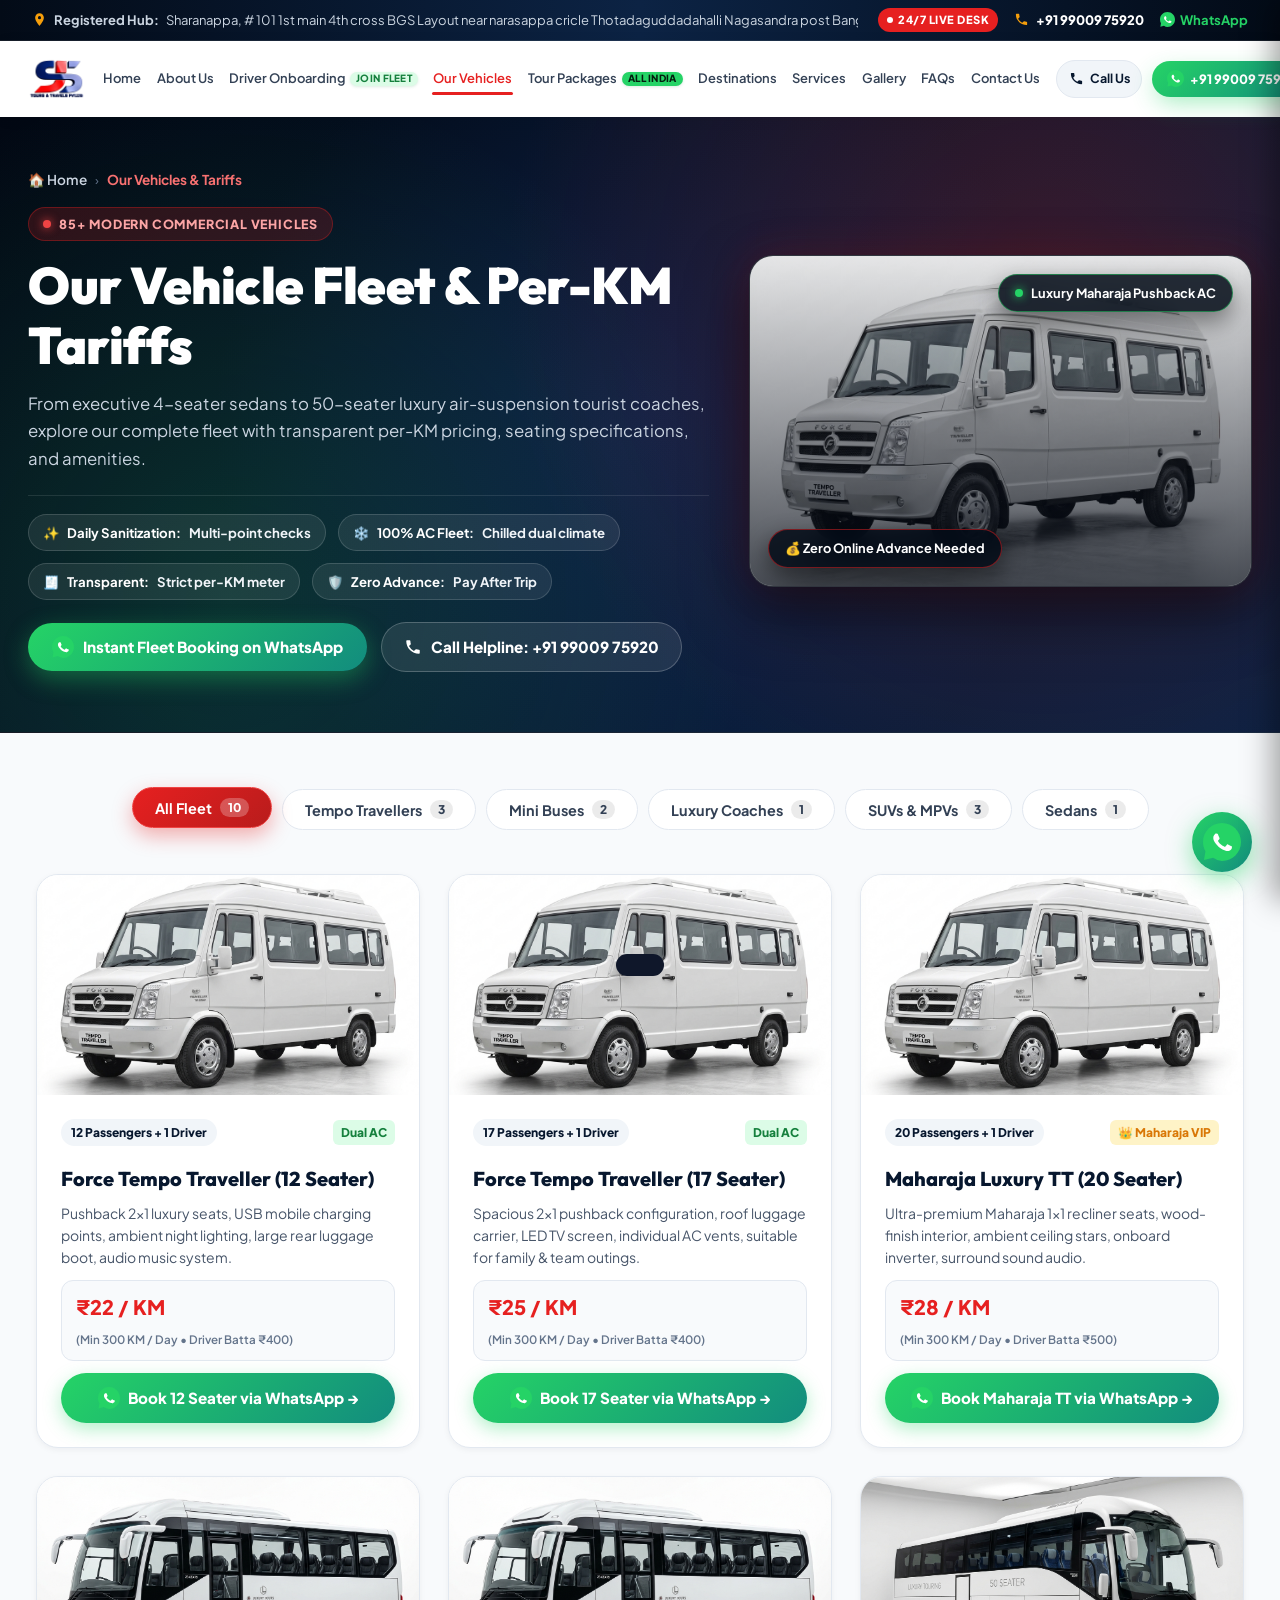
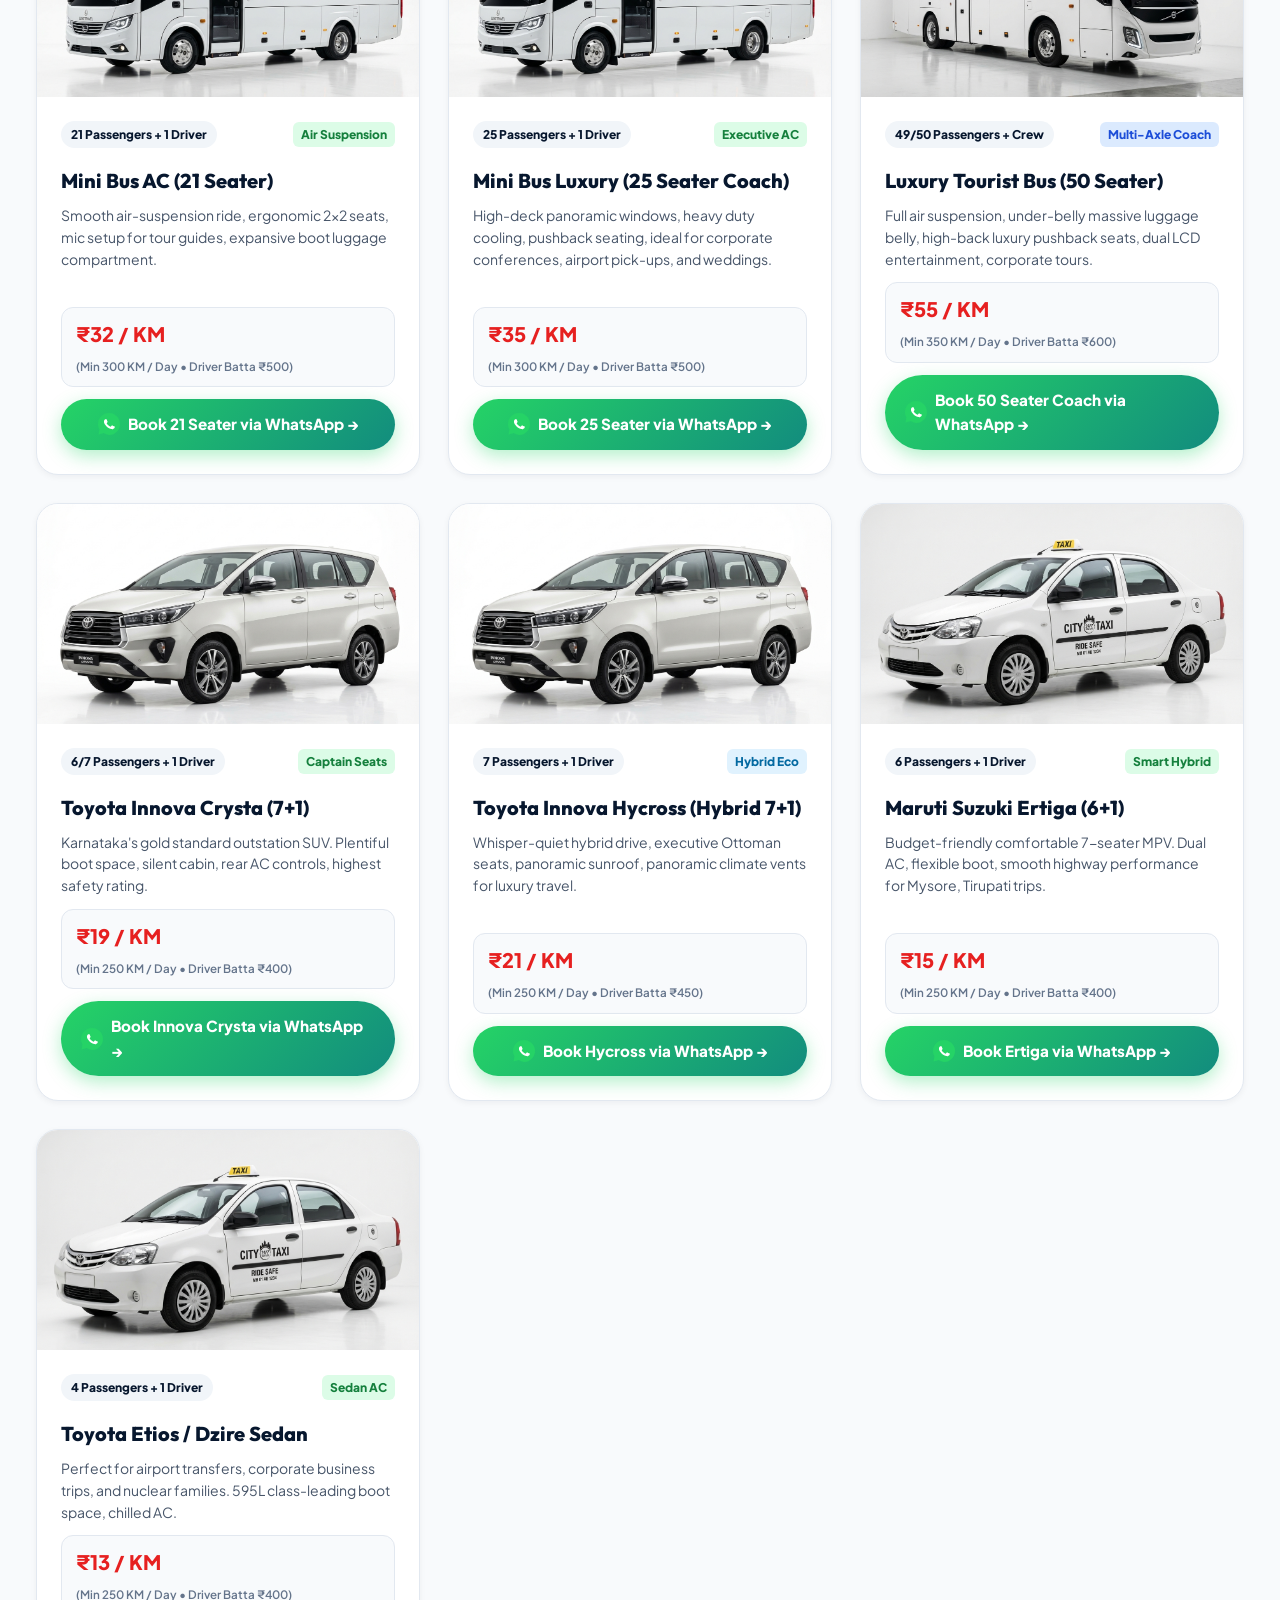
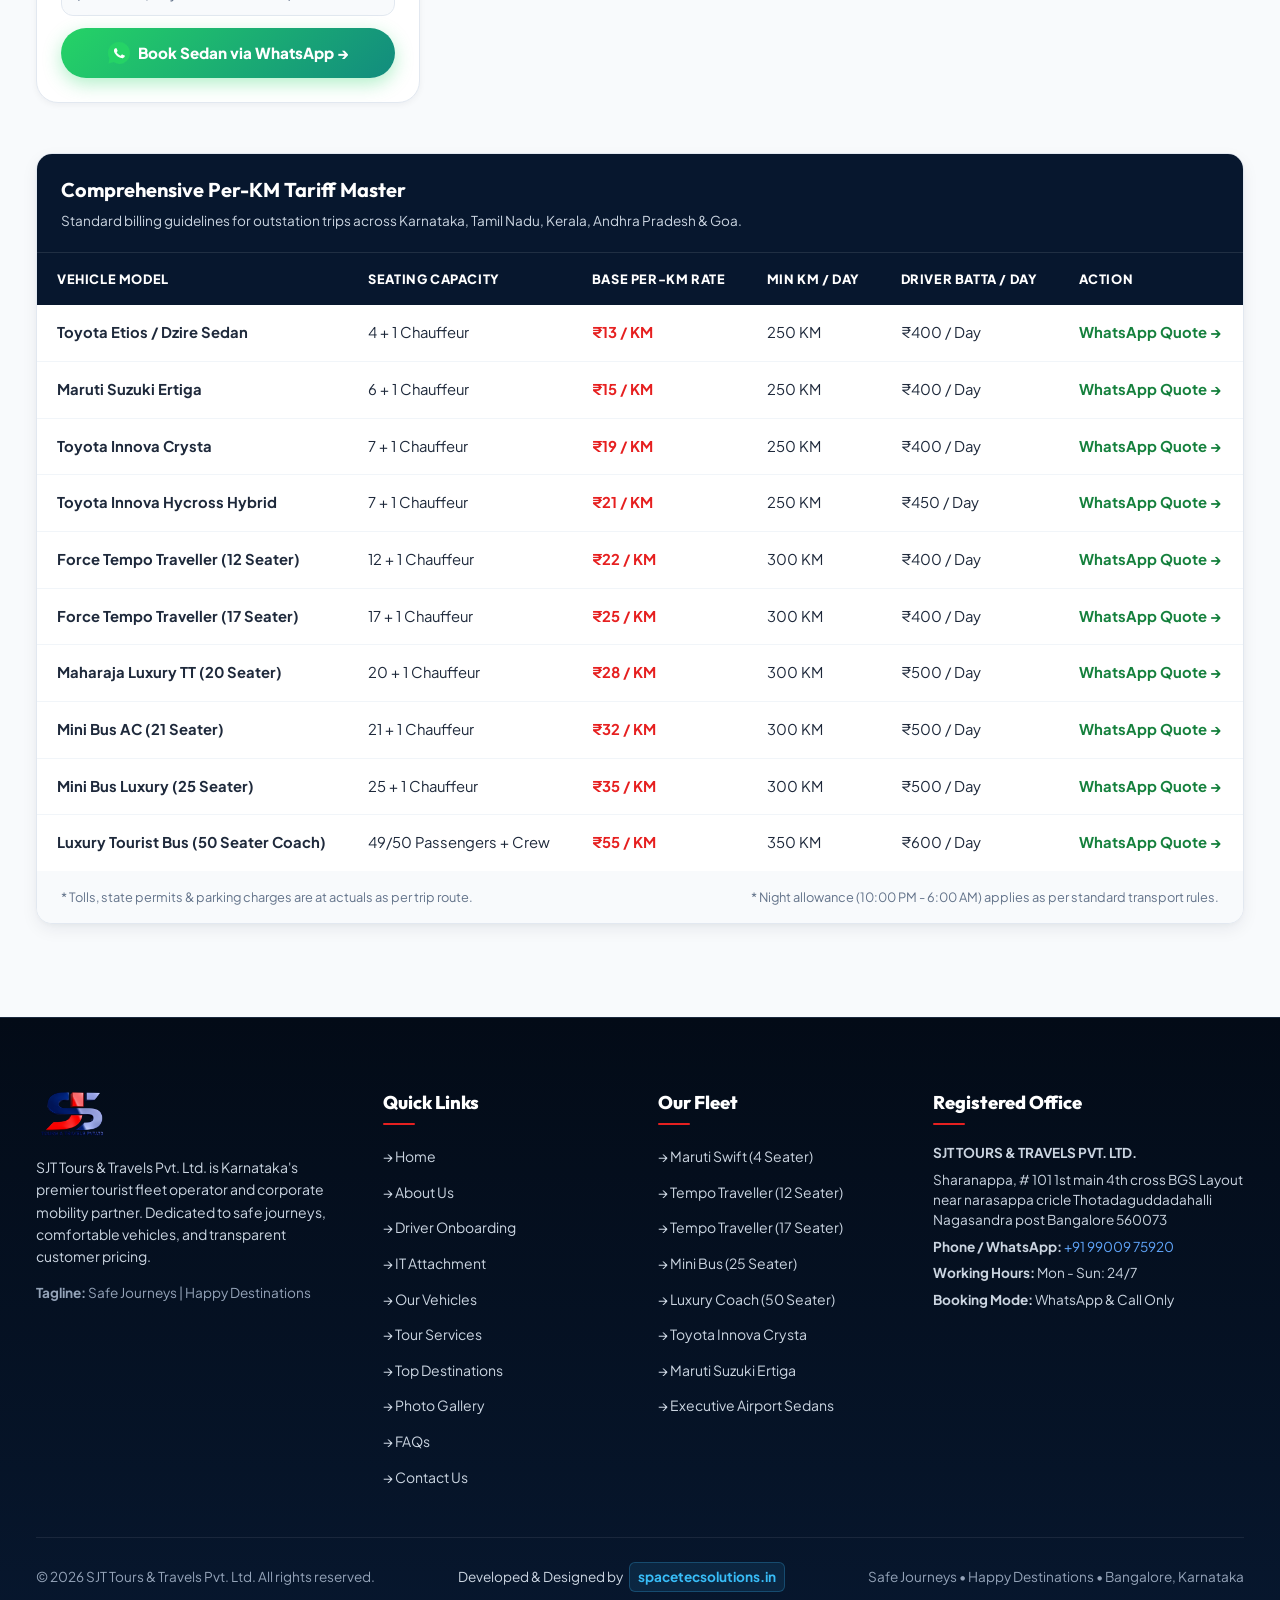
<file: vehicles.html>
<!DOCTYPE html>
<html lang="en">
<head>
  <meta charset="UTF-8">
  <meta name="viewport" content="width=device-width, initial-scale=1.0, maximum-scale=5.0, viewport-fit=cover">
  <link rel="icon" type="image/png" href="assets/logos/sjt_logo.png">
  <link rel="shortcut icon" href="favicon.ico" type="image/x-icon">
  <title>Our Vehicles &amp; Per-KM Tariffs | SJT Tours &amp; Travels Pvt. Ltd.</title>
  <meta name="description" content="Explore SJT Tours & Travels complete fleet & transparent per-KM tariff rates. 12/17/20 Seater Tempo Travellers, 21/25 Seater Mini Buses, 50 Seater Tourist Coaches, Innova Crysta & Etios cabs in Bangalore.">
  <meta name="keywords" content="Tempo traveller Bangalore rates, mini bus rental Bangalore, Innova Crysta per km rate Bangalore, 50 seater bus rental, vehicle rental tariff Bangalore">
  <link rel="canonical" href="https://www.sjttravels.com/vehicles.html">
  

  <!-- OpenGraph -->
  <meta property="og:title" content="Our Fleet & Tariffs | SJT Tours & Travels Pvt. Ltd.">
  <meta property="og:description" content="Clean, air-conditioned, sanitized tourist vehicles & corporate cabs. Transparent per-KM billing with zero advance online payment required.">
  <meta property="og:url" content="https://www.sjttravels.com/vehicles.html">
  <meta property="og:type" content="website">

  <!-- Fonts & Stylesheet -->
  <link rel="preconnect" href="https://fonts.googleapis.com">
  <link rel="preconnect" href="https://fonts.gstatic.com" crossorigin>
  <link href="https://fonts.googleapis.com/css2?family=Plus+Jakarta+Sans:wght@400;500;600;700;800&family=Outfit:wght@500;600;700;800;900&display=swap" rel="stylesheet">
  <link rel="stylesheet" href="styles.css">
</head>
<body>

  <!-- MOBILE SLIDE-OUT DRAWER -->
  <div class="mobile-drawer-overlay" id="mobileDrawerOverlay"></div>
  <aside class="mobile-nav-drawer" id="mobileNavDrawer" aria-label="Mobile Navigation Drawer">
    <div class="drawer-header">
      <img src="assets/logos/sjt_logo.png" alt="SJT Tours and Travels" class="drawer-logo-img">
      <button type="button" class="drawer-close-btn" id="drawerCloseBtn" aria-label="Close menu">&times;</button>
    </div>
    <div class="drawer-body">
      <nav class="drawer-nav-links">
        <a href="index.html" class="drawer-nav-item">🏠 Home</a>
        <a href="about.html" class="drawer-nav-item">ℹ️ About Us</a>
        <a href="driver-onboarding.html" class="drawer-nav-item">🚖 Driver Onboarding</a>
        <a href="vehicles.html" class="drawer-nav-item active">🚐 Our Vehicles &amp; Rates</a>
        <a href="packages.html" class="drawer-nav-item">🎒 All India Tour Packages <span class="badge-driver-tag" style="background:#25d366;color:#031c0e;margin-left:auto;">28 States</span></a>
        <a href="destinations.html" class="drawer-nav-item">🌄 Popular Destinations</a>
        <a href="services.html" class="drawer-nav-item">🛣️ Travel Services</a>
        <a href="gallery.html" class="drawer-nav-item">📸 Photo Gallery</a>
        <a href="faq.html" class="drawer-nav-item">❓ FAQs</a>
        <a href="contact.html" class="drawer-nav-item">📞 Contact Operations Desk</a>
      </nav>
      <div class="drawer-cta-pane">
        <a href="tel:+919900975920" class="drawer-btn call">
          <svg style="width:18px;height:18px;" viewBox="0 0 24 24" fill="currentColor"><path d="M6.62 10.79a15.053 15.053 0 006.59 6.59l2.2-2.2c.27-.27.67-.36 1.02-.24 1.12.37 2.33.57 3.57.57.55 0 1 .45 1 1V20c0 .55-.45 1-1 1-9.39 0-17-7.61-17-17 0-.55.45-1 1-1h3.5c.55 0 1 .45 1 1 0 1.25.2 2.45.57 3.57.11.35.03.74-.25 1.02l-2.2 2.2z"/></svg>
          Call +91 99009 75920
        </a>
        <a href="https://wa.me/919900975920?text=Hi%20SJT%20Travels,%20I%20would%20like%20to%20enquire%20about%20vehicle%20booking" target="_blank" rel="noopener" class="drawer-btn whatsapp">
          <svg class="wa-icon-official" viewBox="0 0 32 32" fill="none" xmlns="http://www.w3.org/2000/svg"><path fill="#25D366" d="M16 0C7.163 0 0 7.163 0 16c0 2.825.738 5.488 2.05 7.8L.8 31.2l7.65-1.988A15.93 15.93 0 0 0 16 32c8.837 0 16-7.163 16-16S24.837 0 16 0z"/><path fill="#ffffff" fill-rule="evenodd" clip-rule="evenodd" d="M23.6 19.35c-.388-.194-2.288-1.125-2.644-1.256-.356-.131-.613-.194-.875.194-.256.388-1.006 1.256-1.231 1.513-.225.256-.45.288-.838.094-.388-.194-1.637-.6-3.119-1.919-1.15-1.025-1.925-2.288-2.15-2.675-.225-.388-.025-.6.169-.794.175-.175.388-.45.581-.675.194-.225.256-.388.388-.644.131-.256.063-.481-.031-.675-.094-.194-.875-2.106-1.2-2.888-.319-.762-.644-.656-.875-.669-.225-.013-.481-.013-.738-.013-.256 0-.675.094-1.025.481-.356.388-1.356 1.325-1.356 3.231 0 1.906 1.388 3.75 1.581 4.006.194.256 2.731 4.169 6.619 5.844.925.4 1.644.638 2.206.819.931.294 1.775.25 2.444.15.75-.113 2.288-.938 2.613-1.844.325-.906.325-1.681.225-1.844-.094-.162-.35-.256-.738-.45z"/></svg>
          WhatsApp Booking Desk
        </a>
        <div class="drawer-office-info">
          <strong>Registered Hub:</strong><br>
          Sharanappa, # 101 1st main 4th cross BGS Layout near narasappa cricle Thotadaguddadahalli Nagasandra post Bangalore 560073
        </div>
      </div>
    </div>
  </aside>

  <!-- TOP ANNOUNCEMENT BAR -->
    <aside class="top-notice-bar" aria-label="Office Location and 24/7 Operations">
    <div class="top-notice-inner">
      <div class="top-notice-left">
        <span class="top-notice-item notice-address" title="Sharanappa, # 101 1st main 4th cross BGS Layout near narasappa cricle Thotadaguddadahalli Nagasandra post Bangalore 560073">
          <svg viewBox="0 0 24 24" fill="currentColor"><path d="M12 2C8.13 2 5 5.13 5 9c0 5.25 7 13 7 13s7-7.75 7-13c0-3.87-3.13-7-7-7zm0 9.5a2.5 2.5 0 110-5 2.5 2.5 0 010 5z"/></svg>
          <strong>Registered Hub:</strong> Sharanappa, # 101 1st main 4th cross BGS Layout near narasappa cricle Thotadaguddadahalli Nagasandra post Bangalore 560073
        </span>
      </div>
      <div class="top-notice-right">
        <span class="badge-247-live">24/7 Live Desk</span>
        <span class="top-notice-item">
          <svg viewBox="0 0 24 24" fill="currentColor"><path d="M20 15.5c-1.2 0-2.4-.2-3.6-.6-.3-.1-.7 0-1 .2l-2.2 2.2c-2.8-1.5-5.1-3.8-6.6-6.6l2.2-2.2c.3-.3.4-.7.2-1-.4-1.2-.6-2.4-.6-3.6 0-.5-.5-1-1-1H4c-.5 0-1 .5-1 1 0 9.4 7.6 17 17 17 .5 0 1-.5 1-1v-3.5c0-.5-.5-1-1-1z"/></svg>
          <a href="tel:+919900975920" style="color: #ffffff; font-weight: 800; text-decoration: none;">+91 99009 75920</a>
        </span>
        <span class="top-notice-item">
          <a href="https://wa.me/919900975920?text=Hi%20SJT%20Travels" target="_blank" rel="noopener" style="color: #25D366; font-weight: 700; text-decoration: none; display: inline-flex; align-items: center; gap: 5px;">
            <svg class="wa-icon-official" style="width:15px;height:15px;" viewBox="0 0 32 32" fill="none" xmlns="http://www.w3.org/2000/svg"><path fill="#25D366" d="M16 0C7.163 0 0 7.163 0 16c0 2.825.738 5.488 2.05 7.8L.8 31.2l7.65-1.988A15.93 15.93 0 0 0 16 32c8.837 0 16-7.163 16-16S24.837 0 16 0z"/><path fill="#ffffff" fill-rule="evenodd" clip-rule="evenodd" d="M23.6 19.35c-.388-.194-2.288-1.125-2.644-1.256-.356-.131-.613-.194-.875.194-.256.388-1.006 1.256-1.231 1.513-.225.256-.45.288-.838.094-.388-.194-1.637-.6-3.119-1.919-1.15-1.025-1.925-2.288-2.15-2.675-.225-.388-.025-.6.169-.794.175-.175.388-.45.581-.675.194-.225.256-.388.388-.644.131-.256.063-.481-.031-.675-.094-.194-.875-2.106-1.2-2.888-.319-.762-.644-.656-.875-.669-.225-.013-.481-.013-.738-.013-.256 0-.675.094-1.025.481-.356.388-1.356 1.325-1.356 3.231 0 1.906 1.388 3.75 1.581 4.006.194.256 2.731 4.169 6.619 5.844.925.4 1.644.638 2.206.819.931.294 1.775.25 2.444.15.75-.113 2.288-.938 2.613-1.844.325-.906.325-1.681.225-1.844-.094-.162-.35-.256-.738-.45z"/></svg>
            <span>WhatsApp</span>
          </a>
        </span>
      </div>
    </div>
  </aside>

  <!-- MAIN NAVIGATION HEADER -->
  <header class="site-header" id="siteHeader">
    <div class="header-inner">
      <a href="index.html" class="brand-logo-wrap" title="SJT Tours & Travels Pvt. Ltd. Home">
        <img src="assets/logos/sjt_logo.png" alt="SJT Tours & Travels Pvt. Ltd. Official Logo" class="brand-logo-img">
      </a>

      <nav class="desktop-nav" id="desktopNav" aria-label="Main Navigation">
        <a href="index.html" class="nav-link">Home</a>
        <a href="about.html" class="nav-link">About Us</a>
        <a href="driver-onboarding.html" class="nav-link">Driver Onboarding <span class="badge-driver-tag">Join Fleet</span></a>
        <a href="vehicles.html" class="nav-link active">Our Vehicles</a>
        <a href="packages.html" class="nav-link">Tour Packages <span class="badge-driver-tag" style="background:#25d366;color:#031c0e;">All India</span></a>
        <a href="destinations.html" class="nav-link">Destinations</a>
        <a href="services.html" class="nav-link">Services</a>
        <a href="gallery.html" class="nav-link">Gallery</a>
        <a href="faq.html" class="nav-link">FAQs</a>
        <a href="contact.html" class="nav-link">Contact Us</a>
      </nav>

      <div class="header-actions">
        <a href="tel:+919900975920" class="btn-header-call" title="Call Operations Desk">
          <svg viewBox="0 0 24 24"><path d="M6.62 10.79a15.053 15.053 0 006.59 6.59l2.2-2.2c.27-.27.67-.36 1.02-.24 1.12.37 2.33.57 3.57.57.55 0 1 .45 1 1V20c0 .55-.45 1-1 1-9.39 0-17-7.61-17-17 0-.55.45-1 1-1h3.5c.55 0 1 .45 1 1 0 1.25.2 2.45.57 3.57.11.35.03.74-.25 1.02l-2.2 2.2z"/></svg>
          <span>Call Us</span>
        </a>
        <a href="https://wa.me/919900975920?text=Hi%20SJT%20Travels,%20I%20would%20like%20to%20enquire%20about%20vehicle%20booking" target="_blank" rel="noopener" class="btn-header-whatsapp" title="Chat on WhatsApp">
          <svg class="wa-icon-official" viewBox="0 0 32 32" fill="none" xmlns="http://www.w3.org/2000/svg"><path fill="#25D366" d="M16 0C7.163 0 0 7.163 0 16c0 2.825.738 5.488 2.05 7.8L.8 31.2l7.65-1.988A15.93 15.93 0 0 0 16 32c8.837 0 16-7.163 16-16S24.837 0 16 0z"/><path fill="#ffffff" fill-rule="evenodd" clip-rule="evenodd" d="M23.6 19.35c-.388-.194-2.288-1.125-2.644-1.256-.356-.131-.613-.194-.875.194-.256.388-1.006 1.256-1.231 1.513-.225.256-.45.288-.838.094-.388-.194-1.637-.6-3.119-1.919-1.15-1.025-1.925-2.288-2.15-2.675-.225-.388-.025-.6.169-.794.175-.175.388-.45.581-.675.194-.225.256-.388.388-.644.131-.256.063-.481-.031-.675-.094-.194-.875-2.106-1.2-2.888-.319-.762-.644-.656-.875-.669-.225-.013-.481-.013-.738-.013-.256 0-.675.094-1.025.481-.356.388-1.356 1.325-1.356 3.231 0 1.906 1.388 3.75 1.581 4.006.194.256 2.731 4.169 6.619 5.844.925.4 1.644.638 2.206.819.931.294 1.775.25 2.444.15.75-.113 2.288-.938 2.613-1.844.325-.906.325-1.681.225-1.844-.094-.162-.35-.256-.738-.45z"/></svg>
          <span>+91 99009 75920</span>
        </a>
        <button class="mobile-toggle-btn" id="mobileToggleBtn" aria-label="Toggle navigation menu">
          ☰
        </button>
      </div>
    </div>
  </header>

  <main>
    <!-- SUBPAGE ANIMATED HERO BANNER -->
    <section class="subpage-hero">
      <div class="subpage-hero-inner">
        <div class="subpage-banner-grid">
          
          <!-- Content Left Column -->
          <div class="subpage-banner-content">
            <nav class="breadcrumb-nav" aria-label="Breadcrumb">
              <a href="index.html" class="breadcrumb-link">🏠 Home</a>
              <span class="breadcrumb-separator">&rsaquo;</span>
              <span class="breadcrumb-current">Our Vehicles &amp; Tariffs</span>
            </nav>
            
            <div class="subpage-badge">
              <span class="pulse-dot-red"></span>
              85+ Modern Commercial Vehicles
            </div>
            <h1 class="subpage-title">Our Vehicle Fleet &amp; Per-KM Tariffs</h1>
            <p class="subpage-subtitle">
              From executive 4-seater sedans to 50-seater luxury air-suspension tourist coaches, explore our complete fleet with transparent per-KM pricing, seating specifications, and amenities.
            </p>

            <div class="subpage-quick-stats">
              <div class="subpage-stat-chip">
                <span>✨</span> <strong>Daily Sanitization:</strong> Multi-point checks
              </div>
              <div class="subpage-stat-chip">
                <span>❄️</span> <strong>100% AC Fleet:</strong> Chilled dual climate
              </div>
              <div class="subpage-stat-chip">
                <span>🧾</span> <strong>Transparent:</strong> Strict per-KM meter
              </div>
              <div class="subpage-stat-chip">
                <span>🛡️</span> <strong>Zero Advance:</strong> Pay After Trip
              </div>
            </div>

            <div class="subpage-banner-actions">
              <a href="https://wa.me/919900975920?text=Hi%20SJT%20Travels,%20I%20would%20like%20to%20check%20vehicle%20availability%20and%20rates" target="_blank" rel="noopener" class="subpage-btn-wa">
                <svg class="wa-icon-official" style="width:22px;height:22px;" viewBox="0 0 32 32" fill="none" xmlns="http://www.w3.org/2000/svg"><path fill="#25D366" d="M16 0C7.163 0 0 7.163 0 16c0 2.825.738 5.488 2.05 7.8L.8 31.2l7.65-1.988A15.93 15.93 0 0 0 16 32c8.837 0 16-7.163 16-16S24.837 0 16 0z"/><path fill="#ffffff" fill-rule="evenodd" clip-rule="evenodd" d="M23.6 19.35c-.388-.194-2.288-1.125-2.644-1.256-.356-.131-.613-.194-.875.194-.256.388-1.006 1.256-1.231 1.513-.225.256-.45.288-.838.094-.388-.194-1.637-.6-3.119-1.919-1.15-1.025-1.925-2.288-2.15-2.675-.225-.388-.025-.6.169-.794.175-.175.388-.45.581-.675.194-.225.256-.388.388-.644.131-.256.063-.481-.031-.675-.094-.194-.875-2.106-1.2-2.888-.319-.762-.644-.656-.875-.669-.225-.013-.481-.013-.738-.013-.256 0-.675.094-1.025.481-.356.388-1.356 1.325-1.356 3.231 0 1.906 1.388 3.75 1.581 4.006.194.256 2.731 4.169 6.619 5.844.925.4 1.644.638 2.206.819.931.294 1.775.25 2.444.15.75-.113 2.288-.938 2.613-1.844.325-.906.325-1.681.225-1.844-.094-.162-.35-.256-.738-.45z"/></svg>
                <span>Instant Fleet Booking on WhatsApp</span>
              </a>
              <a href="tel:+919900975920" class="subpage-btn-call">
                <svg style="width:18px;height:18px;" viewBox="0 0 24 24" fill="currentColor"><path d="M6.62 10.79a15.053 15.053 0 006.59 6.59l2.2-2.2c.27-.27.67-.36 1.02-.24 1.12.37 2.33.57 3.57.57.55 0 1 .45 1 1V20c0 .55-.45 1-1 1-9.39 0-17-7.61-17-17 0-.55.45-1 1-1h3.5c.55 0 1 .45 1 1 0 1.25.2 2.45.57 3.57.11.35.03.74-.25 1.02l-2.2 2.2z"/></svg>
                <span>Call Helpline: +91 99009 75920</span>
              </a>
            </div>
          </div>

          <!-- Animated Visual Banner Card Right Column -->
          <div class="subpage-banner-visual">
            <div class="subpage-visual-card">
              <div class="subpage-visual-media">
                <img src="assets/gallery/tempo_traveller_1792153341539.jpg" alt="Luxury Force Tempo Traveller Fleet Bangalore" loading="eager">
                <div class="subpage-visual-overlay"></div>
                <div class="subpage-sheen-sweep"></div>
                
                <!-- Floating Animated Badges -->
                <div class="floating-banner-badge badge-top-right">
                  <span class="pulse-dot-green"></span>
                  <span>Luxury Maharaja Pushback AC</span>
                </div>
                
                <div class="floating-banner-badge badge-bottom-left">
                  <span>💰 Zero Online Advance Needed</span>
                </div>
              </div>
            </div>
          </div>

        </div>
      </div>
    </section>

    <!-- VEHICLE CATEGORY FILTER TABS -->
    <section class="section-spacing bg-slate-50" style="padding-top: 20px;">
      <div class="container">
        
        <div class="filter-bar-container">
          <button type="button" class="filter-tab-btn active" data-filter="all">
            All Fleet <span class="badge-count">10</span>
          </button>
          <button type="button" class="filter-tab-btn" data-filter="tempo">
            Tempo Travellers <span class="badge-count">3</span>
          </button>
          <button type="button" class="filter-tab-btn" data-filter="minibus">
            Mini Buses <span class="badge-count">2</span>
          </button>
          <button type="button" class="filter-tab-btn" data-filter="coach">
            Luxury Coaches <span class="badge-count">1</span>
          </button>
          <button type="button" class="filter-tab-btn" data-filter="suv">
            SUVs &amp; MPVs <span class="badge-count">3</span>
          </button>
          <button type="button" class="filter-tab-btn" data-filter="sedan">
            Sedans <span class="badge-count">1</span>
          </button>
        </div>

        <!-- VEHICLES GRID -->
        <div class="vehicles-deck-grid reveal">
          
          <!-- 1. Tempo Traveller 12 Seater -->
          <div class="vehicle-card-box filterable-card" data-category="tempo">
            <img src="assets/vehicles/tempo.jpg" alt="Tempo Traveller 12 Seater" class="v-card-img">
            <div class="v-card-body">
              <div style="display:flex; justify-content:space-between; align-items:center; margin-bottom:8px;">
                <span class="v-card-capacity-pill">12 Passengers + 1 Driver</span>
                <span style="font-size:0.75rem; font-weight:800; color:#15803d; background:#dcfce7; padding:3px 8px; border-radius:6px;">Dual AC</span>
              </div>
              <h3 class="v-card-title">Force Tempo Traveller (12 Seater)</h3>
              <p class="v-card-meta">Pushback 2x1 luxury seats, USB mobile charging points, ambient night lighting, large rear luggage boot, audio music system.</p>
              
              <div class="v-card-pricing-badge">
                <span class="v-card-price-tag">₹22 / KM</span>
                <span class="v-card-min-km">(Min 300 KM / Day &bull; Driver Batta ₹400)</span>
              </div>

              <a href="https://wa.me/919900975920?text=Hi%20SJT%20Travels,%20I%20would%20like%20to%20book%20Tempo%20Traveller%2012%20Seater" target="_blank" rel="noopener" class="v-card-wa-btn">
                <svg class="wa-icon-official" viewBox="0 0 32 32" fill="none" xmlns="http://www.w3.org/2000/svg"><path fill="#25D366" d="M16 0C7.163 0 0 7.163 0 16c0 2.825.738 5.488 2.05 7.8L.8 31.2l7.65-1.988A15.93 15.93 0 0 0 16 32c8.837 0 16-7.163 16-16S24.837 0 16 0z"/><path fill="#ffffff" fill-rule="evenodd" clip-rule="evenodd" d="M23.6 19.35c-.388-.194-2.288-1.125-2.644-1.256-.356-.131-.613-.194-.875.194-.256.388-1.006 1.256-1.231 1.513-.225.256-.45.288-.838.094-.388-.194-1.637-.6-3.119-1.919-1.15-1.025-1.925-2.288-2.15-2.675-.225-.388-.025-.6.169-.794.175-.175.388-.45.581-.675.194-.225.256-.388.388-.644.131-.256.063-.481-.031-.675-.094-.194-.875-2.106-1.2-2.888-.319-.762-.644-.656-.875-.669-.225-.013-.481-.013-.738-.013-.256 0-.675.094-1.025.481-.356.388-1.356 1.325-1.356 3.231 0 1.906 1.388 3.75 1.581 4.006.194.256 2.731 4.169 6.619 5.844.925.4 1.644.638 2.206.819.931.294 1.775.25 2.444.15.75-.113 2.288-.938 2.613-1.844.325-.906.325-1.681.225-1.844-.094-.162-.35-.256-.738-.45z"/></svg>
                <span>Book 12 Seater via WhatsApp &rarr;</span>
              </a>
            </div>
          </div>

          <!-- 2. Tempo Traveller 17 Seater -->
          <div class="vehicle-card-box filterable-card" data-category="tempo">
            <img src="assets/vehicles/tempo17.jpg" alt="Tempo Traveller 17 Seater" class="v-card-img">
            <div class="v-card-body">
              <div style="display:flex; justify-content:space-between; align-items:center; margin-bottom:8px;">
                <span class="v-card-capacity-pill">17 Passengers + 1 Driver</span>
                <span style="font-size:0.75rem; font-weight:800; color:#15803d; background:#dcfce7; padding:3px 8px; border-radius:6px;">Dual AC</span>
              </div>
              <h3 class="v-card-title">Force Tempo Traveller (17 Seater)</h3>
              <p class="v-card-meta">Spacious 2x1 pushback configuration, roof luggage carrier, LED TV screen, individual AC vents, suitable for family &amp; team outings.</p>
              
              <div class="v-card-pricing-badge">
                <span class="v-card-price-tag">₹25 / KM</span>
                <span class="v-card-min-km">(Min 300 KM / Day &bull; Driver Batta ₹400)</span>
              </div>

              <a href="https://wa.me/919900975920?text=Hi%20SJT%20Travels,%20I%20would%20like%20to%20book%20Tempo%20Traveller%2017%20Seater" target="_blank" rel="noopener" class="v-card-wa-btn">
                <svg class="wa-icon-official" viewBox="0 0 32 32" fill="none" xmlns="http://www.w3.org/2000/svg"><path fill="#25D366" d="M16 0C7.163 0 0 7.163 0 16c0 2.825.738 5.488 2.05 7.8L.8 31.2l7.65-1.988A15.93 15.93 0 0 0 16 32c8.837 0 16-7.163 16-16S24.837 0 16 0z"/><path fill="#ffffff" fill-rule="evenodd" clip-rule="evenodd" d="M23.6 19.35c-.388-.194-2.288-1.125-2.644-1.256-.356-.131-.613-.194-.875.194-.256.388-1.006 1.256-1.231 1.513-.225.256-.45.288-.838.094-.388-.194-1.637-.6-3.119-1.919-1.15-1.025-1.925-2.288-2.15-2.675-.225-.388-.025-.6.169-.794.175-.175.388-.45.581-.675.194-.225.256-.388.388-.644.131-.256.063-.481-.031-.675-.094-.194-.875-2.106-1.2-2.888-.319-.762-.644-.656-.875-.669-.225-.013-.481-.013-.738-.013-.256 0-.675.094-1.025.481-.356.388-1.356 1.325-1.356 3.231 0 1.906 1.388 3.75 1.581 4.006.194.256 2.731 4.169 6.619 5.844.925.4 1.644.638 2.206.819.931.294 1.775.25 2.444.15.75-.113 2.288-.938 2.613-1.844.325-.906.325-1.681.225-1.844-.094-.162-.35-.256-.738-.45z"/></svg>
                <span>Book 17 Seater via WhatsApp &rarr;</span>
              </a>
            </div>
          </div>

          <!-- 3. Maharaja Luxury TT 20 Seater -->
          <div class="vehicle-card-box filterable-card" data-category="tempo">
            <img src="assets/vehicles/tempo.jpg" alt="Maharaja Luxury Tempo Traveller 20 Seater" class="v-card-img">
            <div class="v-card-body">
              <div style="display:flex; justify-content:space-between; align-items:center; margin-bottom:8px;">
                <span class="v-card-capacity-pill">20 Passengers + 1 Driver</span>
                <span style="font-size:0.75rem; font-weight:800; color:#d97706; background:#fef3c7; padding:3px 8px; border-radius:6px;">👑 Maharaja VIP</span>
              </div>
              <h3 class="v-card-title">Maharaja Luxury TT (20 Seater)</h3>
              <p class="v-card-meta">Ultra-premium Maharaja 1x1 recliner seats, wood-finish interior, ambient ceiling stars, onboard inverter, surround sound audio.</p>
              
              <div class="v-card-pricing-badge">
                <span class="v-card-price-tag">₹28 / KM</span>
                <span class="v-card-min-km">(Min 300 KM / Day &bull; Driver Batta ₹500)</span>
              </div>

              <a href="https://wa.me/919900975920?text=Hi%20SJT%20Travels,%20I%20would%20like%20to%20book%20Maharaja%20Luxury%20TT%2020%20Seater" target="_blank" rel="noopener" class="v-card-wa-btn">
                <svg class="wa-icon-official" viewBox="0 0 32 32" fill="none" xmlns="http://www.w3.org/2000/svg"><path fill="#25D366" d="M16 0C7.163 0 0 7.163 0 16c0 2.825.738 5.488 2.05 7.8L.8 31.2l7.65-1.988A15.93 15.93 0 0 0 16 32c8.837 0 16-7.163 16-16S24.837 0 16 0z"/><path fill="#ffffff" fill-rule="evenodd" clip-rule="evenodd" d="M23.6 19.35c-.388-.194-2.288-1.125-2.644-1.256-.356-.131-.613-.194-.875.194-.256.388-1.006 1.256-1.231 1.513-.225.256-.45.288-.838.094-.388-.194-1.637-.6-3.119-1.919-1.15-1.025-1.925-2.288-2.15-2.675-.225-.388-.025-.6.169-.794.175-.175.388-.45.581-.675.194-.225.256-.388.388-.644.131-.256.063-.481-.031-.675-.094-.194-.875-2.106-1.2-2.888-.319-.762-.644-.656-.875-.669-.225-.013-.481-.013-.738-.013-.256 0-.675.094-1.025.481-.356.388-1.356 1.325-1.356 3.231 0 1.906 1.388 3.75 1.581 4.006.194.256 2.731 4.169 6.619 5.844.925.4 1.644.638 2.206.819.931.294 1.775.25 2.444.15.75-.113 2.288-.938 2.613-1.844.325-.906.325-1.681.225-1.844-.094-.162-.35-.256-.738-.45z"/></svg>
                <span>Book Maharaja TT via WhatsApp &rarr;</span>
              </a>
            </div>
          </div>

          <!-- 4. Mini Bus 21 Seater -->
          <div class="vehicle-card-box filterable-card" data-category="minibus">
            <img src="assets/vehicles/minibus.jpg" alt="Mini Bus 21 Seater AC" class="v-card-img">
            <div class="v-card-body">
              <div style="display:flex; justify-content:space-between; align-items:center; margin-bottom:8px;">
                <span class="v-card-capacity-pill">21 Passengers + 1 Driver</span>
                <span style="font-size:0.75rem; font-weight:800; color:#15803d; background:#dcfce7; padding:3px 8px; border-radius:6px;">Air Suspension</span>
              </div>
              <h3 class="v-card-title">Mini Bus AC (21 Seater)</h3>
              <p class="v-card-meta">Smooth air-suspension ride, ergonomic 2x2 seats, mic setup for tour guides, expansive boot luggage compartment.</p>
              
              <div class="v-card-pricing-badge">
                <span class="v-card-price-tag">₹32 / KM</span>
                <span class="v-card-min-km">(Min 300 KM / Day &bull; Driver Batta ₹500)</span>
              </div>

              <a href="https://wa.me/919900975920?text=Hi%20SJT%20Travels,%20I%20would%20like%20to%20book%20Mini%20Bus%2021%20Seater" target="_blank" rel="noopener" class="v-card-wa-btn">
                <svg class="wa-icon-official" viewBox="0 0 32 32" fill="none" xmlns="http://www.w3.org/2000/svg"><path fill="#25D366" d="M16 0C7.163 0 0 7.163 0 16c0 2.825.738 5.488 2.05 7.8L.8 31.2l7.65-1.988A15.93 15.93 0 0 0 16 32c8.837 0 16-7.163 16-16S24.837 0 16 0z"/><path fill="#ffffff" fill-rule="evenodd" clip-rule="evenodd" d="M23.6 19.35c-.388-.194-2.288-1.125-2.644-1.256-.356-.131-.613-.194-.875.194-.256.388-1.006 1.256-1.231 1.513-.225.256-.45.288-.838.094-.388-.194-1.637-.6-3.119-1.919-1.15-1.025-1.925-2.288-2.15-2.675-.225-.388-.025-.6.169-.794.175-.175.388-.45.581-.675.194-.225.256-.388.388-.644.131-.256.063-.481-.031-.675-.094-.194-.875-2.106-1.2-2.888-.319-.762-.644-.656-.875-.669-.225-.013-.481-.013-.738-.013-.256 0-.675.094-1.025.481-.356.388-1.356 1.325-1.356 3.231 0 1.906 1.388 3.75 1.581 4.006.194.256 2.731 4.169 6.619 5.844.925.4 1.644.638 2.206.819.931.294 1.775.25 2.444.15.75-.113 2.288-.938 2.613-1.844.325-.906.325-1.681.225-1.844-.094-.162-.35-.256-.738-.45z"/></svg>
                <span>Book 21 Seater via WhatsApp &rarr;</span>
              </a>
            </div>
          </div>

          <!-- 5. Mini Bus 25 Seater -->
          <div class="vehicle-card-box filterable-card" data-category="minibus">
            <img src="assets/vehicles/minibus.jpg" alt="Mini Bus 25 Seater Luxury" class="v-card-img">
            <div class="v-card-body">
              <div style="display:flex; justify-content:space-between; align-items:center; margin-bottom:8px;">
                <span class="v-card-capacity-pill">25 Passengers + 1 Driver</span>
                <span style="font-size:0.75rem; font-weight:800; color:#15803d; background:#dcfce7; padding:3px 8px; border-radius:6px;">Executive AC</span>
              </div>
              <h3 class="v-card-title">Mini Bus Luxury (25 Seater Coach)</h3>
              <p class="v-card-meta">High-deck panoramic windows, heavy duty cooling, pushback seating, ideal for corporate conferences, airport pick-ups, and weddings.</p>
              
              <div class="v-card-pricing-badge">
                <span class="v-card-price-tag">₹35 / KM</span>
                <span class="v-card-min-km">(Min 300 KM / Day &bull; Driver Batta ₹500)</span>
              </div>

              <a href="https://wa.me/919900975920?text=Hi%20SJT%20Travels,%20I%20would%20like%20to%20book%20Mini%20Bus%2025%20Seater" target="_blank" rel="noopener" class="v-card-wa-btn">
                <svg class="wa-icon-official" viewBox="0 0 32 32" fill="none" xmlns="http://www.w3.org/2000/svg"><path fill="#25D366" d="M16 0C7.163 0 0 7.163 0 16c0 2.825.738 5.488 2.05 7.8L.8 31.2l7.65-1.988A15.93 15.93 0 0 0 16 32c8.837 0 16-7.163 16-16S24.837 0 16 0z"/><path fill="#ffffff" fill-rule="evenodd" clip-rule="evenodd" d="M23.6 19.35c-.388-.194-2.288-1.125-2.644-1.256-.356-.131-.613-.194-.875.194-.256.388-1.006 1.256-1.231 1.513-.225.256-.45.288-.838.094-.388-.194-1.637-.6-3.119-1.919-1.15-1.025-1.925-2.288-2.15-2.675-.225-.388-.025-.6.169-.794.175-.175.388-.45.581-.675.194-.225.256-.388.388-.644.131-.256.063-.481-.031-.675-.094-.194-.875-2.106-1.2-2.888-.319-.762-.644-.656-.875-.669-.225-.013-.481-.013-.738-.013-.256 0-.675.094-1.025.481-.356.388-1.356 1.325-1.356 3.231 0 1.906 1.388 3.75 1.581 4.006.194.256 2.731 4.169 6.619 5.844.925.4 1.644.638 2.206.819.931.294 1.775.25 2.444.15.75-.113 2.288-.938 2.613-1.844.325-.906.325-1.681.225-1.844-.094-.162-.35-.256-.738-.45z"/></svg>
                <span>Book 25 Seater via WhatsApp &rarr;</span>
              </a>
            </div>
          </div>

          <!-- 6. Luxury Tourist Bus 50 Seater -->
          <div class="vehicle-card-box filterable-card" data-category="coach">
            <img src="assets/vehicles/coach50.jpg" alt="Luxury Tourist Bus 50 Seater" class="v-card-img">
            <div class="v-card-body">
              <div style="display:flex; justify-content:space-between; align-items:center; margin-bottom:8px;">
                <span class="v-card-capacity-pill">49/50 Passengers + Crew</span>
                <span style="font-size:0.75rem; font-weight:800; color:#1d4ed8; background:#dbeafe; padding:3px 8px; border-radius:6px;">Multi-Axle Coach</span>
              </div>
              <h3 class="v-card-title">Luxury Tourist Bus (50 Seater)</h3>
              <p class="v-card-meta">Full air suspension, under-belly massive luggage belly, high-back luxury pushback seats, dual LCD entertainment, corporate tours.</p>
              
              <div class="v-card-pricing-badge">
                <span class="v-card-price-tag">₹55 / KM</span>
                <span class="v-card-min-km">(Min 350 KM / Day &bull; Driver Batta ₹600)</span>
              </div>

              <a href="https://wa.me/919900975920?text=Hi%20SJT%20Travels,%20I%20would%20like%20to%20book%2050%20Seater%20Luxury%20Coach" target="_blank" rel="noopener" class="v-card-wa-btn">
                <svg class="wa-icon-official" viewBox="0 0 32 32" fill="none" xmlns="http://www.w3.org/2000/svg"><path fill="#25D366" d="M16 0C7.163 0 0 7.163 0 16c0 2.825.738 5.488 2.05 7.8L.8 31.2l7.65-1.988A15.93 15.93 0 0 0 16 32c8.837 0 16-7.163 16-16S24.837 0 16 0z"/><path fill="#ffffff" fill-rule="evenodd" clip-rule="evenodd" d="M23.6 19.35c-.388-.194-2.288-1.125-2.644-1.256-.356-.131-.613-.194-.875.194-.256.388-1.006 1.256-1.231 1.513-.225.256-.45.288-.838.094-.388-.194-1.637-.6-3.119-1.919-1.15-1.025-1.925-2.288-2.15-2.675-.225-.388-.025-.6.169-.794.175-.175.388-.45.581-.675.194-.225.256-.388.388-.644.131-.256.063-.481-.031-.675-.094-.194-.875-2.106-1.2-2.888-.319-.762-.644-.656-.875-.669-.225-.013-.481-.013-.738-.013-.256 0-.675.094-1.025.481-.356.388-1.356 1.325-1.356 3.231 0 1.906 1.388 3.75 1.581 4.006.194.256 2.731 4.169 6.619 5.844.925.4 1.644.638 2.206.819.931.294 1.775.25 2.444.15.75-.113 2.288-.938 2.613-1.844.325-.906.325-1.681.225-1.844-.094-.162-.35-.256-.738-.45z"/></svg>
                <span>Book 50 Seater Coach via WhatsApp &rarr;</span>
              </a>
            </div>
          </div>

          <!-- 7. Toyota Innova Crysta -->
          <div class="vehicle-card-box filterable-card" data-category="suv">
            <img src="assets/vehicles/innova.jpg" alt="Toyota Innova Crysta" class="v-card-img">
            <div class="v-card-body">
              <div style="display:flex; justify-content:space-between; align-items:center; margin-bottom:8px;">
                <span class="v-card-capacity-pill">6/7 Passengers + 1 Driver</span>
                <span style="font-size:0.75rem; font-weight:800; color:#15803d; background:#dcfce7; padding:3px 8px; border-radius:6px;">Captain Seats</span>
              </div>
              <h3 class="v-card-title">Toyota Innova Crysta (7+1)</h3>
              <p class="v-card-meta">Karnataka's gold standard outstation SUV. Plentiful boot space, silent cabin, rear AC controls, highest safety rating.</p>
              
              <div class="v-card-pricing-badge">
                <span class="v-card-price-tag">₹19 / KM</span>
                <span class="v-card-min-km">(Min 250 KM / Day &bull; Driver Batta ₹400)</span>
              </div>

              <a href="https://wa.me/919900975920?text=Hi%20SJT%20Travels,%20I%20would%20like%20to%20book%20Toyota%20Innova%20Crysta" target="_blank" rel="noopener" class="v-card-wa-btn">
                <svg class="wa-icon-official" viewBox="0 0 32 32" fill="none" xmlns="http://www.w3.org/2000/svg"><path fill="#25D366" d="M16 0C7.163 0 0 7.163 0 16c0 2.825.738 5.488 2.05 7.8L.8 31.2l7.65-1.988A15.93 15.93 0 0 0 16 32c8.837 0 16-7.163 16-16S24.837 0 16 0z"/><path fill="#ffffff" fill-rule="evenodd" clip-rule="evenodd" d="M23.6 19.35c-.388-.194-2.288-1.125-2.644-1.256-.356-.131-.613-.194-.875.194-.256.388-1.006 1.256-1.231 1.513-.225.256-.45.288-.838.094-.388-.194-1.637-.6-3.119-1.919-1.15-1.025-1.925-2.288-2.15-2.675-.225-.388-.025-.6.169-.794.175-.175.388-.45.581-.675.194-.225.256-.388.388-.644.131-.256.063-.481-.031-.675-.094-.194-.875-2.106-1.2-2.888-.319-.762-.644-.656-.875-.669-.225-.013-.481-.013-.738-.013-.256 0-.675.094-1.025.481-.356.388-1.356 1.325-1.356 3.231 0 1.906 1.388 3.75 1.581 4.006.194.256 2.731 4.169 6.619 5.844.925.4 1.644.638 2.206.819.931.294 1.775.25 2.444.15.75-.113 2.288-.938 2.613-1.844.325-.906.325-1.681.225-1.844-.094-.162-.35-.256-.738-.45z"/></svg>
                <span>Book Innova Crysta via WhatsApp &rarr;</span>
              </a>
            </div>
          </div>

          <!-- 8. Toyota Innova Hycross Hybrid -->
          <div class="vehicle-card-box filterable-card" data-category="suv">
            <img src="assets/vehicles/hycross.jpg" alt="Toyota Innova Hycross Hybrid" class="v-card-img">
            <div class="v-card-body">
              <div style="display:flex; justify-content:space-between; align-items:center; margin-bottom:8px;">
                <span class="v-card-capacity-pill">7 Passengers + 1 Driver</span>
                <span style="font-size:0.75rem; font-weight:800; color:#0369a1; background:#e0f2fe; padding:3px 8px; border-radius:6px;">Hybrid Eco</span>
              </div>
              <h3 class="v-card-title">Toyota Innova Hycross (Hybrid 7+1)</h3>
              <p class="v-card-meta">Whisper-quiet hybrid drive, executive Ottoman seats, panoramic sunroof, panoramic climate vents for luxury travel.</p>
              
              <div class="v-card-pricing-badge">
                <span class="v-card-price-tag">₹21 / KM</span>
                <span class="v-card-min-km">(Min 250 KM / Day &bull; Driver Batta ₹450)</span>
              </div>

              <a href="https://wa.me/919900975920?text=Hi%20SJT%20Travels,%20I%20would%20like%20to%20book%20Toyota%20Innova%20Hycross" target="_blank" rel="noopener" class="v-card-wa-btn">
                <svg class="wa-icon-official" viewBox="0 0 32 32" fill="none" xmlns="http://www.w3.org/2000/svg"><path fill="#25D366" d="M16 0C7.163 0 0 7.163 0 16c0 2.825.738 5.488 2.05 7.8L.8 31.2l7.65-1.988A15.93 15.93 0 0 0 16 32c8.837 0 16-7.163 16-16S24.837 0 16 0z"/><path fill="#ffffff" fill-rule="evenodd" clip-rule="evenodd" d="M23.6 19.35c-.388-.194-2.288-1.125-2.644-1.256-.356-.131-.613-.194-.875.194-.256.388-1.006 1.256-1.231 1.513-.225.256-.45.288-.838.094-.388-.194-1.637-.6-3.119-1.919-1.15-1.025-1.925-2.288-2.15-2.675-.225-.388-.025-.6.169-.794.175-.175.388-.45.581-.675.194-.225.256-.388.388-.644.131-.256.063-.481-.031-.675-.094-.194-.875-2.106-1.2-2.888-.319-.762-.644-.656-.875-.669-.225-.013-.481-.013-.738-.013-.256 0-.675.094-1.025.481-.356.388-1.356 1.325-1.356 3.231 0 1.906 1.388 3.75 1.581 4.006.194.256 2.731 4.169 6.619 5.844.925.4 1.644.638 2.206.819.931.294 1.775.25 2.444.15.75-.113 2.288-.938 2.613-1.844.325-.906.325-1.681.225-1.844-.094-.162-.35-.256-.738-.45z"/></svg>
                <span>Book Hycross via WhatsApp &rarr;</span>
              </a>
            </div>
          </div>

          <!-- 9. Maruti Suzuki Ertiga -->
          <div class="vehicle-card-box filterable-card" data-category="suv">
            <img src="assets/vehicles/ertiga.jpg" alt="Maruti Suzuki Ertiga" class="v-card-img">
            <div class="v-card-body">
              <div style="display:flex; justify-content:space-between; align-items:center; margin-bottom:8px;">
                <span class="v-card-capacity-pill">6 Passengers + 1 Driver</span>
                <span style="font-size:0.75rem; font-weight:800; color:#15803d; background:#dcfce7; padding:3px 8px; border-radius:6px;">Smart Hybrid</span>
              </div>
              <h3 class="v-card-title">Maruti Suzuki Ertiga (6+1)</h3>
              <p class="v-card-meta">Budget-friendly comfortable 7-seater MPV. Dual AC, flexible boot, smooth highway performance for Mysore, Tirupati trips.</p>
              
              <div class="v-card-pricing-badge">
                <span class="v-card-price-tag">₹15 / KM</span>
                <span class="v-card-min-km">(Min 250 KM / Day &bull; Driver Batta ₹400)</span>
              </div>

              <a href="https://wa.me/919900975920?text=Hi%20SJT%20Travels,%20I%20would%20like%20to%20book%20Maruti%20Suzuki%20Ertiga" target="_blank" rel="noopener" class="v-card-wa-btn">
                <svg class="wa-icon-official" viewBox="0 0 32 32" fill="none" xmlns="http://www.w3.org/2000/svg"><path fill="#25D366" d="M16 0C7.163 0 0 7.163 0 16c0 2.825.738 5.488 2.05 7.8L.8 31.2l7.65-1.988A15.93 15.93 0 0 0 16 32c8.837 0 16-7.163 16-16S24.837 0 16 0z"/><path fill="#ffffff" fill-rule="evenodd" clip-rule="evenodd" d="M23.6 19.35c-.388-.194-2.288-1.125-2.644-1.256-.356-.131-.613-.194-.875.194-.256.388-1.006 1.256-1.231 1.513-.225.256-.45.288-.838.094-.388-.194-1.637-.6-3.119-1.919-1.15-1.025-1.925-2.288-2.15-2.675-.225-.388-.025-.6.169-.794.175-.175.388-.45.581-.675.194-.225.256-.388.388-.644.131-.256.063-.481-.031-.675-.094-.194-.875-2.106-1.2-2.888-.319-.762-.644-.656-.875-.669-.225-.013-.481-.013-.738-.013-.256 0-.675.094-1.025.481-.356.388-1.356 1.325-1.356 3.231 0 1.906 1.388 3.75 1.581 4.006.194.256 2.731 4.169 6.619 5.844.925.4 1.644.638 2.206.819.931.294 1.775.25 2.444.15.75-.113 2.288-.938 2.613-1.844.325-.906.325-1.681.225-1.844-.094-.162-.35-.256-.738-.45z"/></svg>
                <span>Book Ertiga via WhatsApp &rarr;</span>
              </a>
            </div>
          </div>

          <!-- 10. Toyota Etios Sedan -->
          <div class="vehicle-card-box filterable-card" data-category="sedan">
            <img src="assets/vehicles/etios.jpg" alt="Toyota Etios Sedan" class="v-card-img">
            <div class="v-card-body">
              <div style="display:flex; justify-content:space-between; align-items:center; margin-bottom:8px;">
                <span class="v-card-capacity-pill">4 Passengers + 1 Driver</span>
                <span style="font-size:0.75rem; font-weight:800; color:#15803d; background:#dcfce7; padding:3px 8px; border-radius:6px;">Sedan AC</span>
              </div>
              <h3 class="v-card-title">Toyota Etios / Dzire Sedan</h3>
              <p class="v-card-meta">Perfect for airport transfers, corporate business trips, and nuclear families. 595L class-leading boot space, chilled AC.</p>
              
              <div class="v-card-pricing-badge">
                <span class="v-card-price-tag">₹13 / KM</span>
                <span class="v-card-min-km">(Min 250 KM / Day &bull; Driver Batta ₹400)</span>
              </div>

              <a href="https://wa.me/919900975920?text=Hi%20SJT%20Travels,%20I%20would%20like%20to%20book%20Toyota%20Etios%20Sedan" target="_blank" rel="noopener" class="v-card-wa-btn">
                <svg class="wa-icon-official" viewBox="0 0 32 32" fill="none" xmlns="http://www.w3.org/2000/svg"><path fill="#25D366" d="M16 0C7.163 0 0 7.163 0 16c0 2.825.738 5.488 2.05 7.8L.8 31.2l7.65-1.988A15.93 15.93 0 0 0 16 32c8.837 0 16-7.163 16-16S24.837 0 16 0z"/><path fill="#ffffff" fill-rule="evenodd" clip-rule="evenodd" d="M23.6 19.35c-.388-.194-2.288-1.125-2.644-1.256-.356-.131-.613-.194-.875.194-.256.388-1.006 1.256-1.231 1.513-.225.256-.45.288-.838.094-.388-.194-1.637-.6-3.119-1.919-1.15-1.025-1.925-2.288-2.15-2.675-.225-.388-.025-.6.169-.794.175-.175.388-.45.581-.675.194-.225.256-.388.388-.644.131-.256.063-.481-.031-.675-.094-.194-.875-2.106-1.2-2.888-.319-.762-.644-.656-.875-.669-.225-.013-.481-.013-.738-.013-.256 0-.675.094-1.025.481-.356.388-1.356 1.325-1.356 3.231 0 1.906 1.388 3.75 1.581 4.006.194.256 2.731 4.169 6.619 5.844.925.4 1.644.638 2.206.819.931.294 1.775.25 2.444.15.75-.113 2.288-.938 2.613-1.844.325-.906.325-1.681.225-1.844-.094-.162-.35-.256-.738-.45z"/></svg>
                <span>Book Sedan via WhatsApp &rarr;</span>
              </a>
            </div>
          </div>

        </div>

        <!-- TRANSPARENT TARIFF MATRIX TABLE -->
        <div class="tariff-table-wrap reveal" style="margin-top: 50px;">
          <div style="padding: 20px 24px; background: var(--sjt-navy-900); color: #ffffff; border-bottom: 1px solid rgba(255,255,255,0.1);">
            <h3 style="font-family: var(--font-heading); font-size: 1.25rem; margin-bottom: 4px;">Comprehensive Per-KM Tariff Master</h3>
            <p style="font-size: 0.85rem; color: #cbd5e1; margin: 0;">Standard billing guidelines for outstation trips across Karnataka, Tamil Nadu, Kerala, Andhra Pradesh &amp; Goa.</p>
          </div>
          <table class="tariff-table">
            <thead>
              <tr>
                <th>Vehicle Model</th>
                <th>Seating Capacity</th>
                <th>Base Per-KM Rate</th>
                <th>Min KM / Day</th>
                <th>Driver Batta / Day</th>
                <th>Action</th>
              </tr>
            </thead>
            <tbody>
              <tr>
                <td><strong>Toyota Etios / Dzire Sedan</strong></td>
                <td>4 + 1 Chauffeur</td>
                <td><strong style="color:#e62020;">₹13 / KM</strong></td>
                <td>250 KM</td>
                <td>₹400 / Day</td>
                <td><a href="https://wa.me/919900975920?text=Hi%20SJT,%20I%20want%20to%20book%20Etios" target="_blank" rel="noopener" style="color:#15803d; font-weight:700;">WhatsApp Quote &rarr;</a></td>
              </tr>
              <tr>
                <td><strong>Maruti Suzuki Ertiga</strong></td>
                <td>6 + 1 Chauffeur</td>
                <td><strong style="color:#e62020;">₹15 / KM</strong></td>
                <td>250 KM</td>
                <td>₹400 / Day</td>
                <td><a href="https://wa.me/919900975920?text=Hi%20SJT,%20I%20want%20to%20book%20Ertiga" target="_blank" rel="noopener" style="color:#15803d; font-weight:700;">WhatsApp Quote &rarr;</a></td>
              </tr>
              <tr>
                <td><strong>Toyota Innova Crysta</strong></td>
                <td>7 + 1 Chauffeur</td>
                <td><strong style="color:#e62020;">₹19 / KM</strong></td>
                <td>250 KM</td>
                <td>₹400 / Day</td>
                <td><a href="https://wa.me/919900975920?text=Hi%20SJT,%20I%20want%20to%20book%20Innova" target="_blank" rel="noopener" style="color:#15803d; font-weight:700;">WhatsApp Quote &rarr;</a></td>
              </tr>
              <tr>
                <td><strong>Toyota Innova Hycross Hybrid</strong></td>
                <td>7 + 1 Chauffeur</td>
                <td><strong style="color:#e62020;">₹21 / KM</strong></td>
                <td>250 KM</td>
                <td>₹450 / Day</td>
                <td><a href="https://wa.me/919900975920?text=Hi%20SJT,%20I%20want%20to%20book%20Hycross" target="_blank" rel="noopener" style="color:#15803d; font-weight:700;">WhatsApp Quote &rarr;</a></td>
              </tr>
              <tr>
                <td><strong>Force Tempo Traveller (12 Seater)</strong></td>
                <td>12 + 1 Chauffeur</td>
                <td><strong style="color:#e62020;">₹22 / KM</strong></td>
                <td>300 KM</td>
                <td>₹400 / Day</td>
                <td><a href="https://wa.me/919900975920?text=Hi%20SJT,%20I%20want%20to%20book%2012%20Seater%20TT" target="_blank" rel="noopener" style="color:#15803d; font-weight:700;">WhatsApp Quote &rarr;</a></td>
              </tr>
              <tr>
                <td><strong>Force Tempo Traveller (17 Seater)</strong></td>
                <td>17 + 1 Chauffeur</td>
                <td><strong style="color:#e62020;">₹25 / KM</strong></td>
                <td>300 KM</td>
                <td>₹400 / Day</td>
                <td><a href="https://wa.me/919900975920?text=Hi%20SJT,%20I%20want%20to%20book%2017%20Seater%20TT" target="_blank" rel="noopener" style="color:#15803d; font-weight:700;">WhatsApp Quote &rarr;</a></td>
              </tr>
              <tr>
                <td><strong>Maharaja Luxury TT (20 Seater)</strong></td>
                <td>20 + 1 Chauffeur</td>
                <td><strong style="color:#e62020;">₹28 / KM</strong></td>
                <td>300 KM</td>
                <td>₹500 / Day</td>
                <td><a href="https://wa.me/919900975920?text=Hi%20SJT,%20I%20want%20to%20book%20Maharaja%20TT" target="_blank" rel="noopener" style="color:#15803d; font-weight:700;">WhatsApp Quote &rarr;</a></td>
              </tr>
              <tr>
                <td><strong>Mini Bus AC (21 Seater)</strong></td>
                <td>21 + 1 Chauffeur</td>
                <td><strong style="color:#e62020;">₹32 / KM</strong></td>
                <td>300 KM</td>
                <td>₹500 / Day</td>
                <td><a href="https://wa.me/919900975920?text=Hi%20SJT,%20I%20want%20to%20book%2021%20Seater%20Bus" target="_blank" rel="noopener" style="color:#15803d; font-weight:700;">WhatsApp Quote &rarr;</a></td>
              </tr>
              <tr>
                <td><strong>Mini Bus Luxury (25 Seater)</strong></td>
                <td>25 + 1 Chauffeur</td>
                <td><strong style="color:#e62020;">₹35 / KM</strong></td>
                <td>300 KM</td>
                <td>₹500 / Day</td>
                <td><a href="https://wa.me/919900975920?text=Hi%20SJT,%20I%20want%20to%20book%2025%20Seater%20Bus" target="_blank" rel="noopener" style="color:#15803d; font-weight:700;">WhatsApp Quote &rarr;</a></td>
              </tr>
              <tr>
                <td><strong>Luxury Tourist Bus (50 Seater Coach)</strong></td>
                <td>49/50 Passengers + Crew</td>
                <td><strong style="color:#e62020;">₹55 / KM</strong></td>
                <td>350 KM</td>
                <td>₹600 / Day</td>
                <td><a href="https://wa.me/919900975920?text=Hi%20SJT,%20I%20want%20to%20book%2050%20Seater%20Coach" target="_blank" rel="noopener" style="color:#15803d; font-weight:700;">WhatsApp Quote &rarr;</a></td>
              </tr>
            </tbody>
          </table>
          <div style="padding: 16px 24px; background: #f8fafc; font-size: 0.8rem; color: var(--slate-500); display: flex; justify-content: space-between; flex-wrap: wrap; gap: 10px;">
            <span>* Tolls, state permits &amp; parking charges are at actuals as per trip route.</span>
            <span>* Night allowance (10:00 PM - 6:00 AM) applies as per standard transport rules.</span>
          </div>
        </div>

      </div>
    </section>
  </main>

  <!-- FOOTER -->
  <footer class="site-footer">
    <div class="footer-container">
      <div class="footer-main-grid">
        <div>
          <img src="assets/logos/sjt_logo.png" alt="SJT Tours and Travels" class="footer-logo-img">
          <p class="footer-brand-desc">
            SJT Tours &amp; Travels Pvt. Ltd. is Karnataka's premier tourist fleet operator and corporate mobility partner. Dedicated to safe journeys, comfortable vehicles, and transparent customer pricing.
          </p>
          <div style="font-size: 0.85rem; color: #94a3b8;">
            <strong>Tagline:</strong> Safe Journeys | Happy Destinations
          </div>
        </div>

        <div>
          <h3 class="footer-col-head">Quick Links</h3>
          <ul class="footer-links-col">
            <li><a href="index.html">&rarr; Home</a></li>
            <li><a href="about.html">&rarr; About Us</a></li>
            <li><a href="driver-onboarding.html">&rarr; Driver Onboarding</a></li>
            <li><a href="corporate.html">&rarr; IT Attachment</a></li>
            <li><a href="vehicles.html">&rarr; Our Vehicles</a></li>
            <li><a href="services.html">&rarr; Tour Services</a></li>
            <li><a href="destinations.html">&rarr; Top Destinations</a></li>
            <li><a href="gallery.html">&rarr; Photo Gallery</a></li>
            <li><a href="faq.html">&rarr; FAQs</a></li>
            <li><a href="contact.html">&rarr; Contact Us</a></li>
          </ul>
        </div>

        <div>
          <h3 class="footer-col-head">Our Fleet</h3>
          <ul class="footer-links-col">
            <li><a href="vehicles.html">&rarr; Maruti Swift (4 Seater)</a></li>
            <li><a href="vehicles.html">&rarr; Tempo Traveller (12 Seater)</a></li>
            <li><a href="vehicles.html">&rarr; Tempo Traveller (17 Seater)</a></li>
            <li><a href="vehicles.html">&rarr; Mini Bus (25 Seater)</a></li>
            <li><a href="vehicles.html">&rarr; Luxury Coach (50 Seater)</a></li>
            <li><a href="vehicles.html">&rarr; Toyota Innova Crysta</a></li>
            <li><a href="vehicles.html">&rarr; Maruti Suzuki Ertiga</a></li>
            <li><a href="vehicles.html">&rarr; Executive Airport Sedans</a></li>
          </ul>
        </div>

        <div>
          <h3 class="footer-col-head">Registered Office</h3>
          <div class="footer-address-pane">
            <p><strong>SJT TOURS &amp; TRAVELS PVT. LTD.</strong></p>
            <p style="margin: 6px 0;">Sharanappa, # 101 1st main 4th cross BGS Layout near narasappa cricle Thotadaguddadahalli Nagasandra post Bangalore 560073</p>
            <p style="margin: 6px 0;"><strong>Phone / WhatsApp:</strong> <a href="tel:+919900975920" style="color: #60a5fa;">+91 99009 75920</a></p>
            <p style="margin: 6px 0;"><strong>Working Hours:</strong> Mon - Sun: 24/7</p>
            <p style="margin: 6px 0;"><strong>Booking Mode:</strong> WhatsApp &amp; Call Only</p>
          </div>
        </div>
      </div>

            <div class="footer-copyright-bar">
        <div>
          &copy; 2026 SJT Tours &amp; Travels Pvt. Ltd. All rights reserved.
        </div>
        <div class="footer-developer-credit">
          Developed &amp; Designed by <a href="https://spacetecsolutions.in/" target="_blank" rel="noopener" class="credit-link">spacetecsolutions.in</a>
        </div>
        <div>
          Safe Journeys &bull; Happy Destinations &bull; Bangalore, Karnataka
        </div>
      </div>
    </div>
  </footer>

  <!-- MOBILE BOTTOM STICKY BAR -->
  <nav class="mobile-sticky-bar" aria-label="Mobile Bottom Fast Actions">
    <a href="tel:+919900975920" class="mobile-action-btn call">
      <svg viewBox="0 0 24 24" fill="currentColor"><path d="M6.62 10.79a15.053 15.053 0 006.59 6.59l2.2-2.2c.27-.27.67-.36 1.02-.24 1.12.37 2.33.57 3.57.57.55 0 1 .45 1 1V20c0 .55-.45 1-1 1-9.39 0-17-7.61-17-17 0-.55.45-1 1-1h3.5c.55 0 1 .45 1 1 0 1.25.2 2.45.57 3.57.11.35.03.74-.25 1.02l-2.2 2.2z"/></svg>
      <span>Call Now</span>
    </a>
    <a href="https://wa.me/919900975920?text=Hi%20SJT%20Travels,%20I%20would%20like%20to%20enquire%20about%20vehicle%20booking" target="_blank" rel="noopener" class="mobile-action-btn whatsapp">
      <svg class="wa-icon-official" style="width:24px;height:24px;" viewBox="0 0 32 32" fill="none" xmlns="http://www.w3.org/2000/svg"><path fill="#25D366" d="M16 0C7.163 0 0 7.163 0 16c0 2.825.738 5.488 2.05 7.8L.8 31.2l7.65-1.988A15.93 15.93 0 0 0 16 32c8.837 0 16-7.163 16-16S24.837 0 16 0z"/><path fill="#ffffff" fill-rule="evenodd" clip-rule="evenodd" d="M23.6 19.35c-.388-.194-2.288-1.125-2.644-1.256-.356-.131-.613-.194-.875.194-.256.388-1.006 1.256-1.231 1.513-.225.256-.45.288-.838.094-.388-.194-1.637-.6-3.119-1.919-1.15-1.025-1.925-2.288-2.15-2.675-.225-.388-.025-.6.169-.794.175-.175.388-.45.581-.675.194-.225.256-.388.388-.644.131-.256.063-.481-.031-.675-.094-.194-.875-2.106-1.2-2.888-.319-.762-.644-.656-.875-.669-.225-.013-.481-.013-.738-.013-.256 0-.675.094-1.025.481-.356.388-1.356 1.325-1.356 3.231 0 1.906 1.388 3.75 1.581 4.006.194.256 2.731 4.169 6.619 5.844.925.4 1.644.638 2.206.819.931.294 1.775.25 2.444.15.75-.113 2.288-.938 2.613-1.844.325-.906.325-1.681.225-1.844-.094-.162-.35-.256-.738-.45z"/></svg>
      <span>WhatsApp</span>
    </a>
    <a href="index.html#journeyBookingSection" class="mobile-action-btn book">
      <svg viewBox="0 0 24 24" fill="none" stroke="currentColor"><path stroke-linecap="round" stroke-linejoin="round" stroke-width="2" d="M12 19l9 2-9-18-9 18 9-2zm0 0v-8"/></svg>
      <span>Book Fleet</span>
    </a>
  </nav>

  <!-- Floating WhatsApp Quick Button -->
  <a href="https://wa.me/919900975920?text=Hi%20SJT%20Travels,%20I%20would%20like%20to%20enquire%20about%20vehicle%20booking" target="_blank" rel="noopener" class="floating-whatsapp-btn" title="Chat with SJT on WhatsApp" aria-label="WhatsApp quick chat">
    <svg class="wa-icon-official" style="width:38px;height:38px;" viewBox="0 0 32 32" fill="none" xmlns="http://www.w3.org/2000/svg"><path fill="#25D366" d="M16 0C7.163 0 0 7.163 0 16c0 2.825.738 5.488 2.05 7.8L.8 31.2l7.65-1.988A15.93 15.93 0 0 0 16 32c8.837 0 16-7.163 16-16S24.837 0 16 0z"/><path fill="#ffffff" fill-rule="evenodd" clip-rule="evenodd" d="M23.6 19.35c-.388-.194-2.288-1.125-2.644-1.256-.356-.131-.613-.194-.875.194-.256.388-1.006 1.256-1.231 1.513-.225.256-.45.288-.838.094-.388-.194-1.637-.6-3.119-1.919-1.15-1.025-1.925-2.288-2.15-2.675-.225-.388-.025-.6.169-.794.175-.175.388-.45.581-.675.194-.225.256-.388.388-.644.131-.256.063-.481-.031-.675-.094-.194-.875-2.106-1.2-2.888-.319-.762-.644-.656-.875-.669-.225-.013-.481-.013-.738-.013-.256 0-.675.094-1.025.481-.356.388-1.356 1.325-1.356 3.231 0 1.906 1.388 3.75 1.581 4.006.194.256 2.731 4.169 6.619 5.844.925.4 1.644.638 2.206.819.931.294 1.775.25 2.444.15.75-.113 2.288-.938 2.613-1.844.325-.906.325-1.681.225-1.844-.094-.162-.35-.256-.738-.45z"/></svg>
  </a>

  <div class="toast" id="toastNotification" role="alert" aria-live="polite"></div>
  <script src="app.js"></script>
</body>
</html>
</file>
<file: styles.css>
/* ==========================================================================
   SJT TOURS & TRAVELS PVT. LTD. - FULL-WIDTH ULTRA-MODERN MASTER STYLESHEET
   Safe Journeys | Happy Destinations
   Registered Office: Sharanappa, # 101 1st main 4th cross BGS Layout near narasappa cricle Thotadaguddadahalli Nagasandra post Bangalore 560073
   24/7 Operations Desk: +91 99009 75920
   ========================================================================== */

@import url('https://fonts.googleapis.com/css2?family=Outfit:wght@400;500;600;700;800;900&family=Plus+Jakarta+Sans:ital,wght@0,300;0,400;0,500;0,600;0,700;0,800;1,600&display=swap');

:root {
  /* Brand Primary Palette */
  --sjt-navy-950: #030b17;
  --sjt-navy-900: #07172e;
  --sjt-navy-850: #0c2344;
  --sjt-navy-800: #102d57;
  --sjt-navy-700: #163d75;
  --sjt-blue-600: #1a56db;
  --sjt-blue-500: #2563eb;
  --sjt-blue-light: #e0edff;

  --sjt-red-600: #b91c1c;
  --sjt-red-500: #e62020;
  --sjt-red-400: #f87171;
  --sjt-red-light: #fee2e2;

  --sjt-green-whatsapp: #25D366;
  --sjt-green-dark: #128C7E;
  --sjt-green-light: #dcfce7;

  --sjt-gold-500: #f59e0b;
  --sjt-gold-light: #fef3c7;

  /* Neutrals */
  --slate-900: #0f172a;
  --slate-800: #1e293b;
  --slate-700: #334155;
  --slate-600: #475569;
  --slate-500: #64748b;
  --slate-400: #94a3b8;
  --slate-300: #cbd5e1;
  --slate-200: #e2e8f0;
  --slate-100: #f1f5f9;
  --slate-50:  #f8fafc;
  --white:     #ffffff;

  /* Typography */
  --font-heading: 'Outfit', -apple-system, BlinkMacSystemFont, 'Segoe UI', Roboto, sans-serif;
  --font-body: 'Plus Jakarta Sans', -apple-system, BlinkMacSystemFont, 'Segoe UI', Roboto, sans-serif;

  /* Elevation Shadows */
  --shadow-sm: 0 2px 6px rgba(7, 23, 46, 0.05);
  --shadow-md: 0 6px 18px -2px rgba(7, 23, 46, 0.08), 0 2px 6px -1px rgba(7, 23, 46, 0.04);
  --shadow-lg: 0 14px 30px -4px rgba(7, 23, 46, 0.12), 0 4px 12px -2px rgba(7, 23, 46, 0.06);
  --shadow-xl: 0 24px 48px -6px rgba(7, 23, 46, 0.18), 0 8px 16px -4px rgba(7, 23, 46, 0.08);
  --shadow-2xl: 0 35px 70px -12px rgba(3, 11, 23, 0.35);
  --shadow-green: 0 8px 25px -4px rgba(37, 211, 102, 0.45);
  --shadow-red: 0 8px 25px -4px rgba(230, 32, 32, 0.45);

  /* Radii */
  --radius-sm: 6px;
  --radius-md: 10px;
  --radius-lg: 16px;
  --radius-xl: 22px;
  --radius-2xl: 30px;
  --radius-full: 9999px;

  /* Transitions */
  --transition-fast: all 0.2s cubic-bezier(0.4, 0, 0.2, 1);
  --transition: all 0.3s cubic-bezier(0.4, 0, 0.2, 1);
  --transition-slow: all 0.5s cubic-bezier(0.4, 0, 0.2, 1);
}

/* ==========================================================================
   RESET & GLOBAL BASE STYLES
   ========================================================================== */
*, *::before, *::after {
  box-sizing: border-box;
  margin: 0;
  padding: 0;
}

html {
  scroll-behavior: smooth;
  font-size: 16px;
  text-size-adjust: 100%;
}

body {
  font-family: var(--font-body);
  background-color: #f7f9fc;
  color: var(--slate-800);
  line-height: 1.6;
  overflow-x: hidden;
  width: 100%;
  -webkit-font-smoothing: antialiased;
}

img {
  max-width: 100%;
  height: auto;
  display: block;
}

a {
  text-decoration: none;
  color: inherit;
  transition: var(--transition-fast);
}

button, input, select, textarea {
  font-family: inherit;
  font-size: 100%;
}

/* Truly Full-Width Responsive Container */
.container {
  width: 100%;
  max-width: 1680px;
  margin-left: auto;
  margin-right: auto;
  padding-left: 36px;
  padding-right: 36px;
}

/* ==========================================================================
   TOP NOTICE / REGISTRATION INFO BAR
   ========================================================================== */
.top-notice-bar {
  background: linear-gradient(90deg, #030b17 0%, #0c2344 50%, #030b17 100%);
  color: #cbd5e1;
  font-size: 0.815rem;
  padding: 8px 32px;
  border-bottom: 1px solid rgba(255, 255, 255, 0.08);
  width: 100%;
  white-space: nowrap;
}

.top-notice-inner {
  display: flex;
  justify-content: space-between;
  align-items: center;
  flex-wrap: nowrap; /* Strictly single line - never wrap on desktop */
  gap: 20px;
  max-width: 1720px;
  margin: 0 auto;
  width: 100%;
}

.top-notice-left {
  display: flex;
  align-items: center;
  gap: 14px;
  min-width: 0;
  flex: 1 1 auto;
  overflow: hidden;
  white-space: nowrap;
}

.top-notice-right {
  display: flex;
  align-items: center;
  gap: 16px;
  flex-shrink: 0; /* Never shrink or wrap contact details */
  white-space: nowrap;
}

.top-notice-item {
  display: inline-flex;
  align-items: center;
  gap: 7px;
  white-space: nowrap;
}

.top-notice-item.notice-address {
  overflow: hidden;
  text-overflow: ellipsis;
  white-space: nowrap;
  min-width: 0;
}

.top-notice-item svg {
  width: 15px;
  height: 15px;
  color: var(--sjt-gold-500);
  flex-shrink: 0;
}

.badge-247-live {
  background: var(--sjt-red-500);
  color: #ffffff;
  font-weight: 800;
  font-size: 0.7rem;
  padding: 3px 9px;
  border-radius: var(--radius-full);
  text-transform: uppercase;
  letter-spacing: 0.5px;
  display: inline-flex;
  align-items: center;
  gap: 5px;
}

.badge-247-live::before {
  content: '';
  width: 6px;
  height: 6px;
  background: #fff;
  border-radius: 50%;
  animation: blinkDot 1.2s infinite;
}

@keyframes blinkDot {
  0%, 100% { opacity: 1; }
  50% { opacity: 0.3; }
}

/* ==========================================================================
   STICKY MAIN NAVIGATION HEADER
   ========================================================================== */
.site-header {
  background-color: var(--white);
  box-shadow: 0 2px 14px rgba(3, 11, 23, 0.06);
  position: sticky;
  top: 0;
  z-index: 1000;
  width: 100%;
  transition: var(--transition);
}

.site-header.scrolled {
  box-shadow: 0 8px 28px rgba(3, 11, 23, 0.12);
  background-color: rgba(255, 255, 255, 0.98);
  backdrop-filter: blur(14px);
}

.header-inner {
  display: flex;
  align-items: center;
  justify-content: space-between;
  height: 76px;
  padding: 0 clamp(16px, 2vw, 36px);
  max-width: 1720px;
  margin: 0 auto;
  gap: clamp(10px, 1.2vw, 20px);
}

/* Clean Official 3D Brand Logo */
.brand-logo-wrap {
  display: flex;
  align-items: center;
  gap: 10px;
  flex-shrink: 0;
}

.brand-logo-img {
  height: clamp(44px, 3.2vw, 54px);
  width: auto;
  object-fit: contain;
  transition: transform 0.25s ease;
}

.brand-logo-wrap:hover .brand-logo-img {
  transform: scale(1.03);
}

/* Desktop Navigation - STRICTLY SINGLE LINE NO-WRAP */
.desktop-nav {
  display: flex;
  align-items: center;
  gap: clamp(8px, 1.05vw, 18px);
  flex-wrap: nowrap;
  white-space: nowrap;
  flex-shrink: 1;
}

.nav-link {
  font-size: clamp(0.81rem, 0.88vw, 0.92rem);
  font-weight: 600;
  color: var(--slate-700);
  position: relative;
  padding: 8px 1px;
  transition: var(--transition-fast);
  white-space: nowrap;
  display: inline-flex;
  align-items: center;
  gap: 5px;
  flex-shrink: 0;
  line-height: 1.2;
}

.nav-link:hover, .nav-link.active {
  color: var(--sjt-red-500);
}

.nav-link::after {
  content: '';
  position: absolute;
  bottom: 0;
  left: 0;
  width: 0%;
  height: 2.5px;
  background-color: var(--sjt-red-500);
  border-radius: var(--radius-full);
  transition: var(--transition-fast);
}

.nav-link:hover::after, .nav-link.active::after {
  width: 100%;
}

.badge-corp-tag {
  background: #ede9fe;
  color: #6d28d9;
  font-size: 0.62rem;
  font-weight: 800;
  padding: 2px 6px;
  border-radius: var(--radius-full);
  text-transform: uppercase;
  white-space: nowrap;
  display: inline-flex;
  align-items: center;
  line-height: 1;
}

.badge-driver-tag {
  background: #dcfce7;
  color: #15803d;
  font-size: 0.62rem;
  font-weight: 800;
  padding: 2px 6px;
  border-radius: var(--radius-full);
  text-transform: uppercase;
  letter-spacing: 0.3px;
  white-space: nowrap;
  display: inline-flex;
  align-items: center;
  line-height: 1;
  box-shadow: 0 1px 3px rgba(21, 128, 61, 0.15);
  flex-shrink: 0;
}

/* Header Action Buttons */
.header-actions {
  display: flex;
  align-items: center;
  gap: clamp(6px, 0.8vw, 12px);
  flex-shrink: 0;
  white-space: nowrap;
}

.btn-header-call {
  display: inline-flex;
  align-items: center;
  gap: 6px;
  padding: 8px clamp(10px, 0.9vw, 16px);
  background-color: var(--slate-100);
  color: var(--sjt-navy-900);
  font-size: clamp(0.78rem, 0.84vw, 0.86rem);
  font-weight: 700;
  border-radius: var(--radius-full);
  border: 1px solid var(--slate-200);
  transition: var(--transition-fast);
  white-space: nowrap;
  flex-shrink: 0;
}

.btn-header-call:hover {
  background-color: var(--slate-200);
  color: var(--sjt-red-500);
  transform: translateY(-1px);
}

.btn-header-call svg {
  width: 15px;
  height: 15px;
  fill: currentColor;
  flex-shrink: 0;
}

.btn-header-whatsapp {
  display: inline-flex;
  align-items: center;
  gap: 6px;
  padding: 8px clamp(12px, 1.1vw, 20px);
  background: linear-gradient(135deg, #25D366 0%, #128C7E 100%);
  color: var(--white);
  font-size: clamp(0.8rem, 0.88vw, 0.88rem);
  font-weight: 800;
  border-radius: var(--radius-full);
  box-shadow: var(--shadow-green);
  transition: var(--transition);
  white-space: nowrap;
  flex-shrink: 0;
}

.btn-header-whatsapp:hover {
  transform: translateY(-2px);
  box-shadow: 0 12px 26px rgba(37, 211, 102, 0.55);
}

.btn-header-whatsapp svg {
  width: 17px;
  height: 17px;
  fill: currentColor;
  flex-shrink: 0;
}

.mobile-toggle-btn {
  display: none;
  background: none;
  border: none;
  font-size: 1.7rem;
  color: var(--sjt-navy-900);
  cursor: pointer;
  padding: 6px 10px;
  border-radius: var(--radius-md);
}

/* ==========================================================================
   HOMEPAGE OPENING: FULL-WIDTH ANIMATED HERO BANNER SHOWCASE
   ========================================================================== */
.hero-fullwidth-section {
  width: 100%;
  background: linear-gradient(180deg, #030b17 0%, #07172e 40%, #0c2344 100%);
  position: relative;
  overflow: hidden;
  padding: 0 0 44px 0;
}

/* Full-Bleed Edge-to-Edge Banner Showcase */
.panoramic-banner-wrapper {
  width: 100%;
  margin: 0;
  padding: 0;
  position: relative;
}

.panoramic-banner-container {
  position: relative;
  width: 100%;
  overflow: hidden;
  background: #020712;
}

.panoramic-banner-media {
  position: relative;
  width: 100%;
  overflow: hidden;
}

.panoramic-banner-media img {
  width: 100%;
  height: auto;
  max-width: 100%;
  object-fit: contain;
  display: block;
  margin: 0 auto;
  transform-origin: center center;
  animation: bannerEntrance 0.7s cubic-bezier(0.16, 1, 0.3, 1) both;
}

@keyframes bannerEntrance {
  0% { opacity: 0; transform: scale(0.985); }
  100% { opacity: 1; transform: scale(1); }
}

/* Animated Light Sheen Sweep */
.banner-light-sheen {
  position: absolute;
  top: 0;
  left: -100%;
  width: 50%;
  height: 100%;
  background: linear-gradient(90deg, transparent 0%, rgba(255, 255, 255, 0.18) 50%, transparent 100%);
  transform: skewX(-25deg);
  pointer-events: none;
  animation: sheenSweep 6s infinite ease-in-out;
}

@keyframes sheenSweep {
  0% { left: -100%; }
  35%, 100% { left: 160%; }
}

/* Live Activity Ticker Bar */
.live-status-ticker-bar {
  background: rgba(3, 11, 23, 0.95);
  border-top: 1px solid rgba(255, 255, 255, 0.08);
  border-bottom: 1px solid rgba(255, 255, 255, 0.08);
  padding: 10px 24px;
  overflow: hidden;
  width: 100%;
}

.ticker-content-track {
  display: flex;
  align-items: center;
  justify-content: space-around;
  flex-wrap: wrap;
  gap: 20px;
  max-width: 1680px;
  margin: 0 auto;
  font-size: 0.825rem;
  color: #cbd5e1;
}

.ticker-content-track span strong {
  color: #ffffff;
}

/* Interactive Vehicle Quick Select Strip */
.panoramic-vehicle-strip {
  background: rgba(7, 23, 46, 0.98);
  border-bottom: 1px solid rgba(255, 255, 255, 0.12);
  padding: 16px 28px;
  margin-top: 24px;
  display: flex;
  align-items: center;
  justify-content: center;
  flex-wrap: wrap;
  gap: 14px;
  width: 100%;
}

.banner-vehicle-btn {
  background: rgba(255, 255, 255, 0.08);
  border: 1px solid rgba(255, 255, 255, 0.18);
  color: #f1f5f9;
  font-size: 0.875rem;
  font-weight: 700;
  padding: 9px 18px;
  border-radius: var(--radius-full);
  cursor: pointer;
  display: inline-flex;
  align-items: center;
  gap: 8px;
  transition: var(--transition-fast);
}

.banner-vehicle-btn:hover, .banner-vehicle-btn.active {
  background: linear-gradient(135deg, #e62020 0%, #b91c1c 100%);
  border-color: #ef4444;
  color: #ffffff;
  transform: translateY(-2px);
  box-shadow: 0 8px 20px rgba(230, 32, 32, 0.45);
}

.banner-vehicle-btn .v-capacity-pill {
  background: rgba(255, 255, 255, 0.22);
  font-size: 0.725rem;
  padding: 2px 8px;
  border-radius: var(--radius-sm);
  font-weight: 800;
}

/* ==========================================================================
   DOCKED JOURNEY BOOKING CARD (OVERLAPPING HERO BANNER & ENLARGED)
   ========================================================================== */
.booking-dock-wrapper {
  width: 100%;
  max-width: 1680px;
  margin: 18px auto 0 auto; /* Seamlessly positioned directly below the full banner */
  padding: 0 36px;
  position: relative;
  z-index: 30;
}

.booking-dock-card {
  background: var(--white);
  border-radius: 28px;
  padding: 38px 48px; /* Big, spacious, luxurious */
  box-shadow: 0 32px 85px -15px rgba(3, 11, 23, 0.48), 0 0 0 1px rgba(255, 255, 255, 0.95);
  position: relative;
  z-index: 30;
  transition: box-shadow 0.3s ease, transform 0.25s ease;
}

.booking-dock-card.card-highlight-pulse {
  animation: glowPulse 1.2s ease-in-out;
}

@keyframes glowPulse {
  0% { box-shadow: 0 0 0 0 rgba(230, 32, 32, 0.6); }
  50% { box-shadow: 0 0 0 8px rgba(230, 32, 32, 0.3); }
  100% { box-shadow: 0 30px 80px -15px rgba(3, 11, 23, 0.48); }
}

.booking-dock-top {
  display: flex;
  align-items: center;
  justify-content: space-between;
  flex-wrap: wrap;
  gap: 16px;
  margin-bottom: 24px;
  border-bottom: 1px solid var(--slate-100);
  padding-bottom: 18px;
}

.dock-title-group {
  display: flex;
  align-items: center;
  gap: 14px;
}

.dock-badge-icon {
  width: 48px;
  height: 48px;
  border-radius: 14px;
  background: var(--sjt-red-light);
  color: var(--sjt-red-500);
  display: flex;
  align-items: center;
  justify-content: center;
  flex-shrink: 0;
}

.dock-badge-icon svg {
  width: 26px;
  height: 26px;
}

.dock-main-heading {
  font-family: var(--font-heading);
  font-size: 1.85rem; /* Larger, prominent heading */
  font-weight: 800;
  color: var(--sjt-navy-900);
  line-height: 1.2;
}

.dock-subtext {
  font-size: 0.925rem;
  color: var(--slate-500);
}

/* Trip Mode Selector Tabs */
.trip-tabs-container {
  display: inline-flex;
  background: var(--slate-100);
  padding: 5px;
  border-radius: var(--radius-full);
  gap: 4px;
}

.trip-mode-pill {
  background: none;
  border: none;
  padding: 10px 18px;
  font-size: 0.88rem;
  font-weight: 700;
  color: var(--slate-600);
  border-radius: var(--radius-full);
  cursor: pointer;
  transition: var(--transition-fast);
  white-space: nowrap;
}

.trip-mode-pill.active {
  background: var(--white);
  color: var(--sjt-navy-900);
  box-shadow: 0 3px 10px rgba(0, 0, 0, 0.12);
}

/* Local Slab Quick Chips Subbar */
.local-slab-subbar {
  display: inline-flex;
  align-items: center;
  gap: 8px;
  background: rgba(239, 68, 68, 0.07);
  padding: 4px 12px;
  border-radius: var(--radius-full);
  border: 1px dashed rgba(220, 38, 38, 0.28);
  animation: fadeIn 0.2s ease-in-out;
}

.slab-subbar-label {
  font-size: 0.78rem;
  font-weight: 800;
  color: var(--sjt-red-600);
  text-transform: uppercase;
  letter-spacing: 0.4px;
}

.slab-chip-btn {
  background: var(--white);
  border: 1px solid var(--slate-200);
  padding: 5px 13px;
  border-radius: var(--radius-full);
  font-size: 0.8rem;
  font-weight: 700;
  color: var(--slate-700);
  cursor: pointer;
  transition: all 0.2s ease;
}

.slab-chip-btn:hover {
  border-color: var(--sjt-red-500);
  color: var(--sjt-red-600);
}

.slab-chip-btn.active {
  background: var(--sjt-red-500);
  border-color: var(--sjt-red-500);
  color: var(--white);
  box-shadow: 0 2px 8px rgba(220, 38, 38, 0.25);
}

/* Booking Form Grid (6 Columns: 5 inputs + 1 prominent submit button) */
.booking-inputs-grid {
  display: grid;
  grid-template-columns: 1.35fr 1.35fr 1.05fr 1.05fr 1.3fr 1.7fr;
  gap: 16px;
  align-items: flex-end;
}

/* 5-Column Grid for One Way: seamlessly fills 100% width, no blank right gap, single-line submit button */
.booking-inputs-grid.mode-one-way {
  grid-template-columns: 1.35fr 1.35fr 1.1fr 1.35fr 1.85fr !important;
}

.field-cell {
  display: flex;
  flex-direction: column;
  gap: 8px;
  position: relative;
}

.cell-label {
  font-size: 0.825rem;
  font-weight: 800;
  color: var(--slate-800);
  text-transform: uppercase;
  letter-spacing: 0.6px;
}

.cell-input-wrap {
  position: relative;
  display: flex;
  align-items: center;
}

.cell-input-wrap svg {
  position: absolute;
  left: 15px;
  width: 22px;
  height: 22px;
  color: var(--slate-400);
  pointer-events: none;
}

.cell-input, .cell-select {
  width: 100%;
  height: 60px; /* BIGGER and more spacious! */
  padding: 10px 40px 10px 48px;
  border: 1.75px solid var(--slate-200);
  border-radius: 14px;
  font-size: 1.025rem;
  font-weight: 600;
  color: var(--slate-900);
  background-color: var(--white);
  transition: var(--transition-fast);
}

.cell-input:focus, .cell-select:focus {
  outline: none;
  border-color: var(--sjt-red-500);
  box-shadow: 0 0 0 4px rgba(230, 32, 32, 0.14);
}

.cell-input::placeholder {
  color: var(--slate-400);
  font-size: 0.9rem;
  font-weight: 500;
}

.textarea-field {
  height: 100px !important;
  padding: 12px !important;
  resize: vertical;
}

/* Clear Button (x) in Input Wrap */
.input-clear-btn {
  position: absolute;
  right: 12px;
  background: var(--slate-100);
  border: none;
  width: 26px;
  height: 26px;
  border-radius: 50%;
  font-size: 16px;
  line-height: 1;
  color: var(--slate-500);
  cursor: pointer;
  display: none;
  align-items: center;
  justify-content: center;
  transition: var(--transition-fast);
  z-index: 5;
}

.input-cell-relative {
  position: relative !important;
}

.field-cell {
  position: relative;
}

.field-cell:focus-within,
.field-cell:has(.autocomplete-dropdown.show) {
  z-index: 1000 !important;
}

.input-clear-btn:hover {
  background: var(--slate-200);
  color: var(--slate-900);
}

/* Live Alphabet-by-Alphabet Autocomplete Search Dropdown */
.autocomplete-dropdown {
  position: absolute;
  top: calc(100% + 6px);
  left: 0;
  right: 0;
  background: #ffffff;
  border-radius: 16px;
  box-shadow: 0 20px 50px rgba(3, 11, 23, 0.28), 0 0 0 1px rgba(0, 0, 0, 0.08);
  max-height: 320px;
  overflow-y: auto;
  z-index: 9999 !important;
  padding: 8px;
  display: none;
}

.autocomplete-dropdown.show {
  display: block !important;
  animation: dropdownFadeIn 0.2s cubic-bezier(0.16, 1, 0.3, 1);
}

@keyframes dropdownFadeIn {
  from { opacity: 0; transform: translateY(-8px); }
  to { opacity: 1; transform: translateY(0); }
}

.autocomplete-header {
  font-size: 0.72rem;
  font-weight: 800;
  text-transform: uppercase;
  color: var(--slate-400);
  padding: 6px 12px 4px 12px;
  letter-spacing: 0.6px;
}

.autocomplete-item {
  display: flex;
  align-items: center;
  justify-content: space-between;
  padding: 10px 14px;
  border-radius: 10px;
  cursor: pointer;
  transition: background 0.15s ease, color 0.15s ease;
  font-size: 0.92rem;
  color: var(--slate-800);
}

.autocomplete-item:hover, .autocomplete-item.selected {
  background: #eff6ff;
  color: var(--sjt-blue-600);
}

.autocomplete-left {
  display: flex;
  align-items: center;
  gap: 10px;
  min-width: 0;
}

.autocomplete-icon {
  font-size: 1.25rem;
  flex-shrink: 0;
}

.autocomplete-name {
  font-weight: 700;
  line-height: 1.25;
}

.autocomplete-sub {
  font-size: 0.75rem;
  color: var(--slate-500);
  margin-top: 2px;
}

.autocomplete-item:hover .autocomplete-sub {
  color: #2563eb;
}

.autocomplete-badge {
  font-size: 0.725rem;
  font-weight: 700;
  background: var(--slate-100);
  color: var(--slate-600);
  padding: 4px 9px;
  border-radius: 6px;
  white-space: nowrap;
  flex-shrink: 0;
  margin-left: 8px;
}

.highlight-letter {
  color: var(--sjt-red-500);
  font-weight: 900;
  text-decoration: underline;
}

/* Official Authentic WhatsApp Logo Style */
.wa-icon-official {
  width: 22px;
  height: 22px;
  display: inline-block;
  flex-shrink: 0;
  vertical-align: middle;
}

/* Bigger WhatsApp Submit Action Button */
.btn-whatsapp-submit {
  height: 60px; /* BIGGER button to match 60px inputs */
  width: 100%;
  display: flex;
  align-items: center;
  justify-content: center;
  gap: 12px;
  background: linear-gradient(135deg, #25D366 0%, #15803d 100%);
  color: var(--white);
  font-size: 1.1rem;
  font-weight: 800;
  border-radius: 14px;
  border: none;
  cursor: pointer;
  box-shadow: 0 10px 28px -4px rgba(37, 211, 102, 0.55);
  transition: var(--transition);
  white-space: nowrap;
}

.btn-whatsapp-submit:hover {
  transform: translateY(-2px);
  box-shadow: 0 14px 34px rgba(37, 211, 102, 0.65);
  background: linear-gradient(135deg, #2ae26f 0%, #166534 100%);
}

.btn-whatsapp-submit .wa-icon-official {
  width: 28px;
  height: 28px;
}

/* Hero Bottom 6-Pill Service Strip */
.hero-services-row {
  width: 100%;
  max-width: 1680px;
  margin: 26px auto 0 auto;
  padding: 0 36px;
  display: grid;
  grid-template-columns: repeat(6, 1fr);
  gap: 14px;
}

.service-pill-item {
  background: rgba(255, 255, 255, 0.08);
  border: 1px solid rgba(255, 255, 255, 0.16);
  border-radius: var(--radius-lg);
  padding: 12px 14px;
  display: flex;
  align-items: center;
  gap: 12px;
  color: #ffffff;
  transition: var(--transition-fast);
  cursor: pointer;
}

.service-pill-item:hover {
  background: rgba(255, 255, 255, 0.2);
  border-color: rgba(255, 255, 255, 0.4);
  transform: translateY(-2px);
}

.service-pill-icon {
  width: 36px;
  height: 36px;
  border-radius: 50%;
  background: rgba(255, 255, 255, 0.14);
  display: flex;
  align-items: center;
  justify-content: center;
  font-size: 1.05rem;
  flex-shrink: 0;
}

.service-pill-text strong {
  display: block;
  font-size: 0.825rem;
  color: #ffffff;
  line-height: 1.2;
}

.service-pill-text span {
  font-size: 0.725rem;
  color: #93c5fd;
}

/* ==========================================================================
   UNIFIED HEADINGS & SECTION HEADERS
   ========================================================================== */
.section-fullwidth {
  padding: 80px 0;
  width: 100%;
}

.section-head-unified {
  text-align: center;
  max-width: 820px;
  margin: 0 auto 46px auto;
}

.section-badge-pill {
  display: inline-block;
  font-size: 0.775rem;
  font-weight: 800;
  text-transform: uppercase;
  letter-spacing: 1.4px;
  color: var(--sjt-blue-600);
  background: var(--sjt-blue-light);
  padding: 5px 18px;
  border-radius: var(--radius-full);
  margin-bottom: 12px;
}

.section-title-unified {
  font-family: var(--font-heading);
  font-size: 2.35rem;
  font-weight: 800;
  color: var(--sjt-navy-900);
  line-height: 1.2;
}

.gradient-accent-text {
  background: linear-gradient(135deg, #e62020 0%, #1a56db 100%);
  -webkit-background-clip: text;
  -webkit-text-fill-color: transparent;
}

.heading-accent-bar {
  width: 64px;
  height: 3.5px;
  background: linear-gradient(90deg, #e62020 0%, #1a56db 100%);
  border-radius: var(--radius-full);
  margin: 14px auto;
}

.section-subtitle-unified {
  font-size: 1rem;
  color: var(--slate-600);
  line-height: 1.6;
}

/* ==========================================================================
   CORPORATE TRUST & IT ATTACHMENT SECTION
   ========================================================================== */
.corporate-fullwidth-section {
  padding: 72px 0 60px 0;
  background-color: var(--white);
  border-bottom: 1px solid var(--slate-200);
  width: 100%;
}

/* Corporate Logos Grid (Accenture, IBM, Wipro, Dell, HP, Infosys) */
.corporate-logos-strip {
  display: grid;
  grid-template-columns: repeat(6, 1fr);
  gap: 20px;
  align-items: center;
  margin-bottom: 48px;
}

.corp-logo-item {
  background: var(--slate-50);
  border: 1px solid var(--slate-200);
  border-radius: var(--radius-lg);
  padding: 16px 22px;
  height: 78px;
  display: flex;
  align-items: center;
  justify-content: center;
  transition: var(--transition-fast);
}

.corp-logo-item:hover {
  background: var(--white);
  border-color: var(--sjt-blue-600);
  box-shadow: var(--shadow-md);
  transform: translateY(-2px);
}

.corp-logo-item img {
  max-height: 42px;
  max-width: 135px;
  object-fit: contain;
}

/* IT Attachment Showcase Banner */
.it-showcase-box {
  background: linear-gradient(135deg, #040e1c 0%, #0d274c 60%, #153c6f 100%);
  border-radius: var(--radius-2xl);
  color: var(--white);
  overflow: hidden;
  box-shadow: var(--shadow-xl);
  border: 1px solid rgba(255, 255, 255, 0.12);
}

.it-showcase-grid {
  display: grid;
  grid-template-columns: 1.15fr 0.85fr;
  align-items: center;
}

.it-showcase-text-pane {
  padding: 50px;
}

.it-ribbon-tag {
  display: inline-flex;
  align-items: center;
  gap: 6px;
  background: rgba(230, 32, 32, 0.2);
  border: 1px solid rgba(230, 32, 32, 0.4);
  color: #fca5a5;
  font-size: 0.775rem;
  font-weight: 800;
  text-transform: uppercase;
  letter-spacing: 0.6px;
  padding: 4px 14px;
  border-radius: var(--radius-full);
  margin-bottom: 14px;
}

.it-showcase-title {
  font-family: var(--font-heading);
  font-size: 2.3rem;
  font-weight: 800;
  line-height: 1.2;
  margin-bottom: 14px;
}

.it-showcase-desc {
  font-size: 0.975rem;
  color: #cbd5e1;
  line-height: 1.65;
  margin-bottom: 24px;
}

.it-bullets-grid {
  display: grid;
  grid-template-columns: 1fr 1fr;
  gap: 14px;
  margin-bottom: 30px;
}

.it-bullet-item {
  display: flex;
  align-items: flex-start;
  gap: 9px;
  font-size: 0.875rem;
  color: #f1f5f9;
}

.it-bullet-item svg {
  width: 19px;
  height: 19px;
  color: var(--sjt-green-whatsapp);
  flex-shrink: 0;
  margin-top: 2px;
}

.it-buttons-row {
  display: flex;
  align-items: center;
  gap: 14px;
  flex-wrap: wrap;
}

.btn-it-rfp {
  display: inline-flex;
  align-items: center;
  gap: 8px;
  padding: 12px 24px;
  background: var(--sjt-red-500);
  color: var(--white);
  font-weight: 700;
  font-size: 0.95rem;
  border-radius: var(--radius-md);
  box-shadow: var(--shadow-red);
  transition: var(--transition-fast);
}

.btn-it-rfp:hover {
  background: #c71616;
  transform: translateY(-2px);
}

.btn-it-whatsapp {
  display: inline-flex;
  align-items: center;
  gap: 8px;
  padding: 12px 24px;
  background: rgba(255, 255, 255, 0.12);
  border: 1px solid rgba(255, 255, 255, 0.25);
  color: var(--white);
  font-weight: 700;
  font-size: 0.95rem;
  border-radius: var(--radius-md);
  backdrop-filter: blur(8px);
  transition: var(--transition-fast);
}

.btn-it-whatsapp:hover {
  background: rgba(255, 255, 255, 0.22);
}

.it-showcase-media-pane {
  height: 100%;
  min-height: 420px;
}

.it-showcase-media-pane img {
  width: 100%;
  height: 100%;
  object-fit: cover;
}

/* ==========================================================================
   OUR VEHICLES (3-COLUMN BALANCED DECK)
   ========================================================================== */
.vehicles-deck-grid {
  display: grid;
  grid-template-columns: repeat(3, 1fr);
  gap: 28px;
}

.vehicle-deck-card {
  background: var(--white);
  border-radius: var(--radius-xl);
  border: 1px solid var(--slate-200);
  overflow: hidden;
  box-shadow: var(--shadow-sm);
  transition: var(--transition);
  display: flex;
  flex-direction: column;
}

.vehicle-deck-card:hover {
  transform: translateY(-6px);
  box-shadow: var(--shadow-xl);
  border-color: #cbd5e1;
}

.vehicle-deck-media {
  position: relative;
  height: 220px;
  background: #f8fafc;
  overflow: hidden;
}

.vehicle-deck-media img {
  width: 100%;
  height: 100%;
  object-fit: cover;
  transition: transform 0.4s ease;
}

.vehicle-deck-card:hover .vehicle-deck-media img {
  transform: scale(1.06);
}

.badge-vehicle-pill {
  position: absolute;
  top: 14px;
  right: 14px;
  background: rgba(7, 23, 46, 0.85);
  color: var(--white);
  backdrop-filter: blur(4px);
  font-size: 0.75rem;
  font-weight: 700;
  padding: 4px 12px;
  border-radius: var(--radius-full);
}

.vehicle-deck-body {
  padding: 24px;
  display: flex;
  flex-direction: column;
  flex-grow: 1;
}

.v-deck-title {
  font-family: var(--font-heading);
  font-size: 1.35rem;
  font-weight: 800;
  color: var(--sjt-navy-900);
}

.v-deck-capacity {
  font-size: 0.875rem;
  font-weight: 700;
  color: var(--sjt-red-500);
  margin-bottom: 12px;
}

.v-features-wrap {
  display: flex;
  flex-wrap: wrap;
  gap: 6px;
  margin-bottom: 18px;
}

.v-badge-spec {
  font-size: 0.775rem;
  color: var(--slate-600);
  background: var(--slate-100);
  padding: 4px 10px;
  border-radius: var(--radius-sm);
  display: inline-flex;
  align-items: center;
  gap: 5px;
}

.v-deck-footer {
  margin-top: auto;
  padding-top: 16px;
  border-top: 1px solid var(--slate-100);
  display: flex;
  align-items: center;
  justify-content: space-between;
}

.v-rate-label {
  font-size: 0.75rem;
  color: var(--slate-500);
  display: block;
}

.v-rate-amount {
  font-family: var(--font-heading);
  font-size: 1.2rem;
  font-weight: 800;
  color: var(--sjt-navy-900);
}

.btn-v-book {
  padding: 9px 18px;
  background: linear-gradient(135deg, #0c2344 0%, #1a56db 100%);
  color: var(--white);
  font-size: 0.85rem;
  font-weight: 700;
  border-radius: var(--radius-md);
  border: none;
  cursor: pointer;
  transition: var(--transition-fast);
  display: inline-flex;
  align-items: center;
  gap: 6px;
}

.btn-v-book:hover {
  background: linear-gradient(135deg, #e62020 0%, #b91c1c 100%);
  transform: translateY(-2px);
}

/* ==========================================================================
   SERVICES & DESTINATIONS
   ========================================================================== */
.services-deck-grid {
  display: grid;
  grid-template-columns: repeat(3, 1fr);
  gap: 28px;
}

.service-deck-card {
  background: var(--white);
  border-radius: var(--radius-xl);
  overflow: hidden;
  box-shadow: var(--shadow-sm);
  border: 1px solid var(--slate-200);
  transition: var(--transition);
  display: flex;
  flex-direction: column;
}

.service-deck-card:hover {
  transform: translateY(-6px);
  box-shadow: var(--shadow-xl);
}

.service-deck-media {
  height: 200px;
  overflow: hidden;
}

.service-deck-media img {
  width: 100%;
  height: 100%;
  object-fit: cover;
  transition: transform 0.4s ease;
}

.service-deck-card:hover .service-deck-media img {
  transform: scale(1.06);
}

.service-deck-content {
  padding: 24px;
  display: flex;
  flex-direction: column;
  flex-grow: 1;
}

.service-deck-title {
  font-family: var(--font-heading);
  font-size: 1.3rem;
  font-weight: 800;
  color: var(--sjt-navy-900);
  margin-bottom: 8px;
}

.service-deck-text {
  font-size: 0.9rem;
  color: var(--slate-600);
  line-height: 1.55;
  margin-bottom: 20px;
  flex-grow: 1;
}

.btn-service-action {
  display: inline-flex;
  align-items: center;
  justify-content: center;
  gap: 8px;
  padding: 10px 18px;
  background-color: #f0fdf4;
  color: #166534;
  border: 1px solid #bbf7d0;
  border-radius: var(--radius-md);
  font-size: 0.875rem;
  font-weight: 700;
  cursor: pointer;
  transition: var(--transition-fast);
}

.btn-service-action:hover {
  background-color: var(--sjt-green-whatsapp);
  color: var(--white);
  border-color: var(--sjt-green-whatsapp);
}

.btn-service-action svg {
  width: 17px;
  height: 17px;
  fill: currentColor;
}

/* Destinations 6-Column Grid */
.destinations-row-grid {
  display: grid;
  grid-template-columns: repeat(6, 1fr);
  gap: 18px;
}

.dest-deck-card {
  position: relative;
  border-radius: var(--radius-lg);
  overflow: hidden;
  height: 280px;
  box-shadow: var(--shadow-md);
  cursor: pointer;
  transition: var(--transition);
}

.dest-deck-card:hover {
  transform: translateY(-6px);
  box-shadow: var(--shadow-xl);
}

.dest-deck-card img {
  width: 100%;
  height: 100%;
  object-fit: cover;
  transition: transform 0.6s ease;
}

.dest-deck-card:hover img {
  transform: scale(1.1);
}

.dest-deck-shade {
  position: absolute;
  inset: 0;
  background: linear-gradient(180deg, rgba(0, 0, 0, 0.05) 0%, rgba(4, 14, 28, 0.9) 100%);
  display: flex;
  flex-direction: column;
  justify-content: flex-end;
  padding: 18px 14px;
  color: var(--white);
}

.dest-deck-shade h3 {
  font-family: var(--font-heading);
  font-size: 1.3rem;
  font-weight: 800;
  color: var(--white);
  line-height: 1.1;
}

.dest-tag-sub {
  font-size: 0.775rem;
  font-weight: 600;
  color: #fde68a;
  margin-top: 3px;
}

.dest-dist-km {
  font-size: 0.75rem;
  color: #cbd5e1;
  margin-top: 6px;
}

.dest-hover-arrow {
  margin-top: 8px;
  padding: 5px 8px;
  background: var(--sjt-red-500);
  color: var(--white);
  font-size: 0.725rem;
  font-weight: 700;
  border-radius: var(--radius-sm);
  text-align: center;
  opacity: 0;
  transform: translateY(6px);
  transition: var(--transition-fast);
}

.dest-deck-card:hover .dest-hover-arrow {
  opacity: 1;
  transform: translateY(0);
}

/* ==========================================================================
   MID-PAGE CTA BANNER
   ========================================================================== */
.cta-strip-fullwidth {
  background: linear-gradient(135deg, #040e1c 0%, #0c2344 60%, #153c6f 100%);
  color: var(--white);
  padding: 44px 0;
  width: 100%;
}

.cta-flex-row {
  display: flex;
  align-items: center;
  justify-content: space-between;
  flex-wrap: wrap;
  gap: 20px;
}

.cta-title-bold {
  font-family: var(--font-heading);
  font-size: 1.6rem;
  font-weight: 800;
  line-height: 1.2;
}

.cta-desc-muted {
  color: #cbd5e1;
  font-size: 0.925rem;
  margin-top: 4px;
}

.cta-action-btn-green {
  display: inline-flex;
  align-items: center;
  gap: 9px;
  padding: 12px 28px;
  background: linear-gradient(135deg, #25D366 0%, #128C7E 100%);
  color: var(--white);
  font-weight: 800;
  font-size: 1rem;
  border-radius: var(--radius-full);
  box-shadow: var(--shadow-green);
  transition: var(--transition);
}

.cta-action-btn-green:hover {
  transform: translateY(-2px);
  box-shadow: 0 12px 28px rgba(37, 211, 102, 0.55);
}

/* ==========================================================================
   ABOUT US SECTION
   ========================================================================== */
.about-split-grid {
  display: grid;
  grid-template-columns: 1.15fr 0.85fr;
  gap: 40px;
  align-items: center;
}

.about-badge-tag {
  font-size: 0.775rem;
  font-weight: 800;
  text-transform: uppercase;
  color: var(--sjt-red-500);
  margin-bottom: 8px;
  display: block;
}

.about-main-title {
  font-family: var(--font-heading);
  font-size: 2.25rem;
  font-weight: 800;
  color: var(--sjt-navy-900);
  line-height: 1.2;
  margin-bottom: 16px;
}

.about-text-lead {
  font-size: 1rem;
  color: var(--slate-600);
  line-height: 1.65;
  margin-bottom: 24px;
}

.about-pillars-box-row {
  display: grid;
  grid-template-columns: repeat(3, 1fr);
  gap: 16px;
  margin-top: 24px;
}

.pillar-box-card {
  background: var(--white);
  border: 1px solid var(--slate-200);
  border-radius: var(--radius-lg);
  padding: 18px;
  box-shadow: var(--shadow-sm);
}

.pillar-box-icon {
  font-size: 1.5rem;
  margin-bottom: 8px;
}

.about-core-title {
  font-size: 0.95rem;
  font-weight: 800;
  color: var(--sjt-navy-900);
  margin-bottom: 4px;
}

.about-core-desc {
  font-size: 0.775rem;
  color: var(--slate-500);
  line-height: 1.4;
}

.about-photo-mosaic {
  display: grid;
  grid-template-columns: 1fr 1fr;
  gap: 16px;
}

.mosaic-box {
  border-radius: var(--radius-xl);
  overflow: hidden;
  box-shadow: var(--shadow-md);
  height: 200px;
}

.mosaic-box.span-2-wide {
  grid-column: span 2;
  height: 260px;
}

.mosaic-box img {
  width: 100%;
  height: 100%;
  object-fit: cover;
}

/* ==========================================================================
   PHOTO GALLERY
   ========================================================================== */
.gallery-tab-container {
  display: flex;
  align-items: center;
  justify-content: center;
  flex-wrap: wrap;
  gap: 10px;
  margin-bottom: 32px;
}

.btn-gallery-tab {
  background: var(--white);
  border: 1px solid var(--slate-300);
  padding: 8px 18px;
  border-radius: var(--radius-full);
  font-size: 0.85rem;
  font-weight: 700;
  color: var(--slate-600);
  cursor: pointer;
  transition: var(--transition-fast);
}

.btn-gallery-tab:hover, .btn-gallery-tab.active {
  background: var(--sjt-red-500);
  color: var(--white);
  border-color: var(--sjt-red-500);
  box-shadow: var(--shadow-red);
}

.gallery-mosaic-grid {
  display: grid;
  grid-template-columns: repeat(4, 1fr);
  gap: 20px;
}

.gallery-tile {
  position: relative;
  border-radius: var(--radius-xl);
  overflow: hidden;
  height: 240px;
  box-shadow: var(--shadow-sm);
  cursor: pointer;
  transition: var(--transition);
}

.gallery-tile:hover {
  transform: translateY(-6px);
  box-shadow: var(--shadow-xl);
}

.gallery-tile img {
  width: 100%;
  height: 100%;
  object-fit: cover;
  transition: transform 0.5s ease;
}

.gallery-tile:hover img {
  transform: scale(1.08);
}

.gallery-tile-hover {
  position: absolute;
  inset: 0;
  background: linear-gradient(180deg, transparent 40%, rgba(3, 11, 23, 0.85) 100%);
  display: flex;
  flex-direction: column;
  justify-content: flex-end;
  padding: 16px;
  opacity: 0;
  transition: var(--transition-fast);
}

.gallery-tile:hover .gallery-tile-hover {
  opacity: 1;
}

.gallery-zoom-circle {
  font-size: 1.3rem;
  margin-bottom: 4px;
}

.gallery-caption-text {
  font-size: 0.825rem;
  font-weight: 700;
  color: var(--white);
}

/* ==========================================================================
   FAQS ACCORDION
   ========================================================================== */
.faq-grid-container {
  display: grid;
  grid-template-columns: 1fr 1fr;
  gap: 16px;
  max-width: 1400px;
  margin: 0 auto;
}

.faq-panel-item {
  background: var(--white);
  border: 1px solid var(--slate-200);
  border-radius: var(--radius-lg);
  overflow: hidden;
  box-shadow: var(--shadow-sm);
  transition: var(--transition-fast);
}

.faq-panel-item:hover {
  border-color: #cbd5e1;
}

.faq-head-btn {
  width: 100%;
  padding: 18px 22px;
  background: none;
  border: none;
  display: flex;
  align-items: center;
  justify-content: space-between;
  text-align: left;
  font-size: 0.95rem;
  font-weight: 700;
  color: var(--sjt-navy-900);
  cursor: pointer;
  gap: 14px;
}

.faq-arrow {
  color: var(--sjt-blue-600);
  font-size: 0.8rem;
  transition: transform 0.3s ease;
  flex-shrink: 0;
}

.faq-panel-item.open .faq-arrow {
  transform: rotate(180deg);
  color: var(--sjt-red-500);
}

.faq-body-content {
  display: none;
  padding: 0 22px 20px 22px;
  font-size: 0.875rem;
  color: var(--slate-600);
  line-height: 1.6;
  border-top: 1px solid var(--slate-100);
  padding-top: 14px;
}

.faq-panel-item.open .faq-body-content {
  display: block;
}

/* ==========================================================================
   CONTACT US SECTION & BALANCED GRID
   ========================================================================== */
.contact-balanced-grid {
  display: grid;
  grid-template-columns: 1.05fr 0.95fr;
  gap: 36px;
  align-items: flex-start;
}

.contact-left-stack {
  display: flex;
  flex-direction: column;
  gap: 18px;
}

.contact-card-item {
  background: var(--slate-50);
  border: 1px solid var(--slate-200);
  border-radius: var(--radius-xl);
  padding: 22px 26px;
  display: flex;
  align-items: flex-start;
  gap: 18px;
  box-shadow: var(--shadow-sm);
}

.contact-card-icon {
  width: 48px;
  height: 48px;
  border-radius: 12px;
  display: flex;
  align-items: center;
  justify-content: center;
  flex-shrink: 0;
}

.contact-card-icon.green-tone {
  background: #dcfce7;
  color: #15803d;
}

.contact-card-icon.red-tone {
  background: var(--sjt-red-light);
  color: var(--sjt-red-500);
}

.contact-card-icon.gold-tone {
  background: var(--sjt-gold-light);
  color: #b45309;
}

.contact-card-icon svg {
  width: 24px;
  height: 24px;
  fill: currentColor;
}

.contact-label-tag {
  font-size: 0.725rem;
  font-weight: 800;
  text-transform: uppercase;
  letter-spacing: 0.6px;
  color: var(--slate-500);
  margin-bottom: 2px;
}

.contact-main-text {
  font-size: 1.15rem;
  font-weight: 800;
  color: var(--sjt-navy-900);
  line-height: 1.3;
}

.contact-note-text {
  font-size: 0.8rem;
  color: var(--slate-500);
  margin-top: 4px;
}

.contact-map-card {
  border-radius: var(--radius-xl);
  overflow: hidden;
  box-shadow: var(--shadow-md);
  border: 1px solid var(--slate-200);
  height: 260px;
}

.contact-map-card iframe {
  width: 100%;
  height: 100%;
  border: 0;
}

.contact-form-card {
  background: var(--white);
  border: 1px solid var(--slate-200);
  border-radius: var(--radius-2xl);
  padding: 34px;
  box-shadow: var(--shadow-lg);
}

.form-main-title {
  font-family: var(--font-heading);
  font-size: 1.55rem;
  font-weight: 800;
  color: var(--sjt-navy-900);
  margin-bottom: 6px;
}

.form-main-desc {
  font-size: 0.875rem;
  color: var(--slate-500);
  margin-bottom: 24px;
}

/* ==========================================================================
   FULL-WIDTH FOOTER
   ========================================================================== */
.site-footer {
  background: linear-gradient(180deg, #030b17 0%, #07172e 100%);
  color: #94a3b8;
  padding: 70px 0 32px 0;
  border-top: 1px solid rgba(255, 255, 255, 0.08);
  width: 100%;
  position: relative;
  z-index: 20;
}

.footer-container,
.footer-inner {
  width: 100%;
  max-width: 1680px;
  margin-left: auto;
  margin-right: auto;
  padding-left: 36px;
  padding-right: 36px;
}

.footer-main-grid,
.footer-grid {
  display: grid;
  grid-template-columns: 1.3fr 1fr 1fr 1.3fr;
  gap: 36px;
  margin-bottom: 48px;
  width: 100%;
}

.footer-logo-img {
  height: 52px;
  width: auto;
  margin-bottom: 16px;
  display: block;
}

.footer-brand-desc,
.footer-desc {
  font-size: 0.875rem;
  line-height: 1.6;
  color: #cbd5e1;
  margin-bottom: 14px;
}

.footer-col-head {
  font-family: var(--font-heading);
  font-size: 1.15rem;
  font-weight: 800;
  color: #ffffff;
  margin-bottom: 18px;
  position: relative;
  padding-bottom: 8px;
}

.footer-col-head::after {
  content: '';
  position: absolute;
  bottom: 0;
  left: 0;
  width: 32px;
  height: 2.5px;
  background-color: var(--sjt-red-500);
  border-radius: var(--radius-full);
}

.footer-links-col {
  list-style: none;
  display: flex;
  flex-direction: column;
  gap: 10px;
  padding: 0;
  margin: 0;
}

.footer-links-col a {
  color: #cbd5e1;
  font-size: 0.875rem;
  text-decoration: none;
  transition: var(--transition-fast);
}

.footer-links-col a:hover {
  color: #ffffff;
  padding-left: 5px;
}

.footer-address-pane p {
  font-size: 0.85rem;
  color: #cbd5e1;
  line-height: 1.5;
}

.footer-copyright-bar {
  border-top: 1px solid rgba(255, 255, 255, 0.08);
  padding-top: 24px;
  display: flex;
  align-items: center;
  justify-content: space-between;
  flex-wrap: wrap;
  gap: 16px;
  font-size: 0.85rem;
  color: #94a3b8;
}

.footer-developer-credit {
  font-size: 0.85rem;
  color: #cbd5e1;
  display: inline-flex;
  align-items: center;
  gap: 6px;
}

.footer-developer-credit .credit-link,
.credit-link {
  color: #38bdf8;
  font-weight: 700;
  text-decoration: none;
  transition: all 0.2s ease;
  padding: 3px 8px;
  border-radius: 6px;
  background: rgba(56, 189, 248, 0.1);
  border: 1px solid rgba(56, 189, 248, 0.25);
  display: inline-flex;
  align-items: center;
  gap: 4px;
}

.footer-developer-credit .credit-link:hover,
.credit-link:hover {
  color: #ffffff;
  background: rgba(56, 189, 248, 0.25);
  border-color: #38bdf8;
  transform: translateY(-1px);
  box-shadow: 0 4px 12px rgba(56, 189, 248, 0.3);
}

@media (max-width: 1024px) {
  .footer-main-grid,
  .footer-grid {
    grid-template-columns: repeat(2, 1fr);
    gap: 32px;
  }
}

@media (max-width: 640px) {
  .footer-main-grid,
  .footer-grid {
    grid-template-columns: 1fr;
    gap: 28px;
  }
  .footer-container,
  .footer-inner {
    padding-left: 20px;
    padding-right: 20px;
  }
  .footer-copyright-bar {
    flex-direction: column;
    text-align: center;
    gap: 10px;
  }
}


/* ==========================================================================
   MOBILE SLIDE-OUT DRAWER
   ========================================================================== */
.mobile-drawer-overlay {
  position: fixed;
  inset: 0;
  background: rgba(3, 11, 23, 0.65);
  backdrop-filter: blur(4px);
  z-index: 1998;
  opacity: 0;
  visibility: hidden;
  transition: var(--transition);
}

.mobile-drawer-overlay.active {
  opacity: 1;
  visibility: visible;
}

.mobile-nav-drawer {
  position: fixed;
  top: 0;
  right: 0;
  bottom: 0;
  width: 82%;
  max-width: 360px;
  background: var(--white);
  z-index: 1999;
  box-shadow: -8px 0 28px rgba(0, 0, 0, 0.35);
  transform: translateX(100%);
  transition: transform 0.35s cubic-bezier(0.16, 1, 0.3, 1);
  display: flex;
  flex-direction: column;
}

.mobile-nav-drawer.open {
  transform: translateX(0);
}

.drawer-header {
  padding: 18px 24px;
  display: flex;
  align-items: center;
  justify-content: space-between;
  border-bottom: 1px solid var(--slate-100);
}

.drawer-logo-img {
  height: 44px;
  width: auto;
}

.drawer-close-btn {
  background: none;
  border: none;
  font-size: 1.8rem;
  color: var(--slate-700);
  cursor: pointer;
  padding: 4px 8px;
}

.drawer-body {
  padding: 24px;
  overflow-y: auto;
  display: flex;
  flex-direction: column;
  flex-grow: 1;
}

.drawer-nav-links {
  display: flex;
  flex-direction: column;
  gap: 16px;
  margin-bottom: 28px;
}

.drawer-nav-item {
  font-size: 1rem;
  font-weight: 700;
  color: var(--sjt-navy-900);
  padding: 8px 0;
  border-bottom: 1px solid var(--slate-100);
}

.drawer-nav-item:hover {
  color: var(--sjt-red-500);
  padding-left: 6px;
}

.drawer-cta-pane {
  margin-top: auto;
  display: flex;
  flex-direction: column;
  gap: 12px;
}

.drawer-btn {
  display: flex;
  align-items: center;
  justify-content: center;
  gap: 8px;
  padding: 12px;
  border-radius: var(--radius-md);
  font-size: 0.95rem;
  font-weight: 800;
  text-decoration: none;
}

.drawer-btn.call {
  background: var(--slate-100);
  color: var(--sjt-navy-900);
}

.drawer-btn.whatsapp {
  background: linear-gradient(135deg, #25D366 0%, #128C7E 100%);
  color: var(--white);
}

.drawer-office-info {
  font-size: 0.725rem;
  color: var(--slate-500);
  margin-top: 10px;
  text-align: center;
}

/* ==========================================================================
   MOBILE BOTTOM STICKY QUICK ACTION BAR
   ========================================================================== */
.mobile-sticky-bar {
  display: none;
  position: fixed;
  bottom: 0;
  left: 0;
  right: 0;
  background: var(--white);
  border-top: 1px solid var(--slate-200);
  box-shadow: 0 -4px 18px rgba(3, 11, 23, 0.12);
  z-index: 1990;
  grid-template-columns: 1fr 1fr 1.2fr;
  height: 60px;
}

.mobile-action-btn {
  display: flex;
  flex-direction: column;
  align-items: center;
  justify-content: center;
  gap: 3px;
  font-size: 0.725rem;
  font-weight: 800;
  text-decoration: none;
  transition: var(--transition-fast);
}

.mobile-action-btn svg {
  width: 20px;
  height: 20px;
}

.mobile-action-btn.call {
  background: var(--white);
  color: var(--sjt-navy-900);
  border-right: 1px solid var(--slate-100);
}

.mobile-action-btn.whatsapp {
  background: #f0fdf4;
  color: #15803d;
  border-right: 1px solid var(--slate-100);
}

.mobile-action-btn.book {
  background: linear-gradient(135deg, #e62020 0%, #b91c1c 100%);
  color: var(--white);
}

/* Floating WhatsApp Button for Desktop */
.floating-whatsapp-btn {
  position: fixed;
  bottom: 28px;
  right: 28px;
  width: 60px;
  height: 60px;
  border-radius: 50%;
  background: linear-gradient(135deg, #25D366 0%, #128C7E 100%);
  color: var(--white);
  display: flex;
  align-items: center;
  justify-content: center;
  box-shadow: 0 8px 24px rgba(37, 211, 102, 0.5);
  z-index: 990;
  transition: var(--transition);
}

.floating-whatsapp-btn:hover {
  transform: scale(1.1);
  box-shadow: 0 12px 30px rgba(37, 211, 102, 0.65);
}

.floating-whatsapp-btn svg {
  width: 32px;
  height: 32px;
  fill: currentColor;
}

/* ==========================================================================
   MODALS (BOOKING SLIP & LIGHTBOX)
   ========================================================================== */
.modal-backdrop {
  position: fixed;
  inset: 0;
  background: rgba(3, 11, 23, 0.75);
  backdrop-filter: blur(6px);
  z-index: 2500;
  display: flex;
  align-items: center;
  justify-content: center;
  padding: 20px;
  opacity: 0;
  visibility: hidden;
  transition: var(--transition);
}

.modal-backdrop.open {
  opacity: 1;
  visibility: visible;
}

.modal-dialog-box {
  background: var(--white);
  border-radius: var(--radius-2xl);
  max-width: 580px;
  width: 100%;
  padding: 30px;
  position: relative;
  box-shadow: var(--shadow-2xl);
  max-height: 90vh;
  overflow-y: auto;
}

.modal-close-trigger {
  position: absolute;
  top: 16px;
  right: 18px;
  background: var(--slate-100);
  border: none;
  font-size: 1.4rem;
  color: var(--slate-600);
  width: 34px;
  height: 34px;
  border-radius: 50%;
  cursor: pointer;
  display: flex;
  align-items: center;
  justify-content: center;
}

.modal-close-trigger:hover {
  background: var(--sjt-red-light);
  color: var(--sjt-red-500);
}

.booking-slip-box {
  border: 2px dashed var(--slate-300);
  background: var(--slate-50);
  border-radius: var(--radius-lg);
  padding: 22px;
  margin: 18px 0;
}

.slip-header-row {
  display: flex;
  justify-content: space-between;
  align-items: center;
  border-bottom: 1px solid var(--slate-200);
  padding-bottom: 12px;
  margin-bottom: 14px;
}

.slip-ref-pill {
  background: var(--sjt-blue-light);
  color: var(--sjt-blue-600);
  font-weight: 800;
  font-size: 0.85rem;
  padding: 4px 12px;
  border-radius: var(--radius-sm);
  font-family: monospace;
}

.slip-key-val-grid {
  display: grid;
  grid-template-columns: 1fr 1fr;
  gap: 14px;
  font-size: 0.875rem;
}

.slip-key-val-grid strong {
  display: block;
  font-size: 0.725rem;
  color: var(--slate-500);
  text-transform: uppercase;
}

.toast {
  position: fixed;
  bottom: 24px;
  left: 50%;
  transform: translateX(-50%) translateY(100px);
  background: var(--slate-900);
  color: var(--white);
  padding: 11px 24px;
  border-radius: var(--radius-full);
  box-shadow: var(--shadow-xl);
  font-size: 0.9rem;
  font-weight: 600;
  z-index: 3000;
  transition: transform 0.3s cubic-bezier(0.34, 1.56, 0.64, 1);
}

.toast.show {
  transform: translateX(-50%) translateY(0);
}

.lightbox-dialog {
  max-width: 960px;
  padding: 10px;
  background: transparent;
  box-shadow: none;
}

.lightbox-photo {
  width: 100%;
  max-height: 80vh;
  object-fit: contain;
  border-radius: var(--radius-md);
}

/* ==========================================================================
   RESPONSIVE BREAKPOINTS (DESKTOP, TABLET, MOBILE)
   ========================================================================== */
@media (max-width: 1440px) {
  .booking-inputs-grid {
    grid-template-columns: repeat(3, 1fr) !important;
  }
  .booking-inputs-grid.mode-one-way .submit-cell-wrap {
    grid-column: span 2 !important;
  }

  .corporate-logos-strip {
    grid-template-columns: repeat(3, 1fr);
  }

  .hero-services-row {
    grid-template-columns: repeat(3, 1fr);
  }

  .destinations-row-grid {
    grid-template-columns: repeat(3, 1fr);
  }
}

@media (max-width: 1100px) {
  .vehicles-deck-grid, .services-deck-grid {
    grid-template-columns: repeat(2, 1fr);
  }

  .gallery-mosaic-grid {
    grid-template-columns: repeat(3, 1fr);
  }

  .about-split-grid, .it-showcase-grid, .contact-balanced-grid {
    grid-template-columns: 1fr;
  }

  .it-showcase-media-pane {
    min-height: 280px;
  }

  .footer-main-grid {
    grid-template-columns: 1fr 1fr;
  }
}

@media (max-width: 1220px) {
  .header-actions .btn-header-call {
    display: none;
  }
  .desktop-nav {
    gap: 9px;
  }
}

@media (max-width: 1080px) {
  .desktop-nav {
    display: none;
  }

  .mobile-toggle-btn {
    display: block;
  }

  .header-inner {
    padding: 0 18px;
    height: 72px;
  }
}

@media (max-width: 860px) {
  .top-notice-bar {
    display: none;
  }

  .header-inner {
    padding: 0 16px;
    height: 70px;
  }

  .desktop-nav {
    display: none;
  }

  .mobile-toggle-btn {
    display: block;
  }

  .header-actions .btn-header-call {
    display: none;
  }

  .panoramic-banner-media img {
    max-height: 380px;
    object-fit: cover;
  }

  .panoramic-vehicle-strip {
    padding: 10px 14px;
    gap: 8px;
  }

  .banner-vehicle-btn {
    font-size: 0.775rem;
    padding: 7px 12px;
  }

  .booking-dock-wrapper {
    padding: 0 16px;
    margin-top: 14px; /* Sits naturally right below the grand banner on mobile without covering text */
  }

  .booking-dock-card {
    padding: 26px 20px;
    border-radius: 20px;
  }

  .booking-inputs-grid {
    grid-template-columns: 1fr;
    gap: 14px;
  }

  .hero-services-row {
    grid-template-columns: repeat(2, 1fr);
    padding: 0 16px;
  }

  .corporate-logos-strip {
    grid-template-columns: repeat(2, 1fr);
  }

  .vehicles-deck-grid, .services-deck-grid {
    grid-template-columns: 1fr;
  }

  .destinations-row-grid {
    grid-template-columns: repeat(2, 1fr);
  }

  .gallery-mosaic-grid {
    grid-template-columns: repeat(2, 1fr);
  }

  .faq-grid-container {
    grid-template-columns: 1fr;
  }

  .about-pillars-box-row {
    grid-template-columns: 1fr;
  }

  .it-bullets-grid {
    grid-template-columns: 1fr;
  }

  .footer-main-grid {
    grid-template-columns: 1fr;
  }

  .container {
    padding-left: 18px;
    padding-right: 18px;
  }

  .section-title-unified {
    font-size: 1.85rem;
  }

  .it-showcase-text-pane {
    padding: 28px 20px;
  }

  .it-showcase-title {
    font-size: 1.7rem;
  }

  .mobile-sticky-bar {
    display: grid;
  }

  .floating-whatsapp-btn {
    bottom: 74px;
    right: 18px;
    width: 52px;
    height: 52px;
  }

  body {
    padding-bottom: 60px;
  }
}

@media (max-width: 480px) {
  .destinations-row-grid {
    grid-template-columns: 1fr;
  }

  .gallery-mosaic-grid {
    grid-template-columns: 1fr;
  }

  .hero-services-row {
    grid-template-columns: 1fr;
  }

  .panoramic-vehicle-strip {
    justify-content: flex-start;
    overflow-x: auto;
    flex-wrap: nowrap;
    padding-bottom: 12px;
  }

  .banner-vehicle-btn {
    flex-shrink: 0;
  }
}

/* ==========================================================================
   DEDICATED SUBPAGE DESIGN SYSTEM & DYNAMIC ANIMATIONS
   ========================================================================== */

/* ==========================================================================
   DYNAMIC ANIMATED SUBPAGE BANNER HERO SYSTEM
   ========================================================================== */
.subpage-hero {
  position: relative;
  background: linear-gradient(135deg, #020813 0%, #06152a 45%, #0b2244 100%);
  padding: 52px 0 60px 0;
  overflow: hidden;
  border-bottom: 1px solid rgba(255, 255, 255, 0.08);
}

.subpage-hero::before {
  content: "";
  position: absolute;
  top: 0;
  left: 0;
  right: 0;
  bottom: 0;
  background: 
    radial-gradient(circle at 82% 28%, rgba(230, 32, 32, 0.22) 0%, transparent 48%),
    radial-gradient(circle at 18% 78%, rgba(37, 211, 102, 0.16) 0%, transparent 45%),
    radial-gradient(circle at 50% 50%, rgba(30, 58, 138, 0.28) 0%, transparent 60%);
  pointer-events: none;
}

.subpage-hero-inner {
  position: relative;
  z-index: 2;
  max-width: 1440px;
  margin: 0 auto;
  padding: 0 28px;
}

/* Two-Column Responsive Banner Grid */
.subpage-banner-grid {
  display: grid;
  grid-template-columns: 1.15fr 0.85fr;
  gap: 40px;
  align-items: center;
}

.subpage-banner-content {
  display: flex;
  flex-direction: column;
  justify-content: center;
}

.breadcrumb-nav {
  display: flex;
  align-items: center;
  flex-wrap: wrap;
  gap: 8px;
  font-size: 0.85rem;
  color: #94a3b8;
  margin-bottom: 16px;
}

.breadcrumb-link {
  color: #cbd5e1;
  text-decoration: none;
  font-weight: 600;
  display: inline-flex;
  align-items: center;
  gap: 5px;
  transition: color 0.2s ease;
}

.breadcrumb-link:hover {
  color: #ffffff;
}

.breadcrumb-separator {
  color: #64748b;
  font-size: 0.8rem;
}

.breadcrumb-current {
  color: #f87171;
  font-weight: 700;
}

.subpage-badge {
  display: inline-flex;
  align-items: center;
  gap: 8px;
  background: rgba(230, 32, 32, 0.18);
  border: 1px solid rgba(230, 32, 32, 0.35);
  color: #fca5a5;
  font-size: 0.785rem;
  font-weight: 800;
  padding: 6px 14px;
  border-radius: var(--radius-full);
  text-transform: uppercase;
  letter-spacing: 0.8px;
  margin-bottom: 14px;
  width: fit-content;
}

.subpage-title {
  font-family: var(--font-heading);
  font-size: clamp(2.1rem, 4.2vw, 3.2rem);
  font-weight: 900;
  color: #ffffff;
  line-height: 1.18;
  margin-bottom: 14px;
  letter-spacing: -0.5px;
}

.subpage-subtitle {
  font-size: 1.05rem;
  color: #cbd5e1;
  max-width: 760px;
  line-height: 1.65;
  margin-bottom: 22px;
}

.subpage-quick-stats {
  display: flex;
  align-items: center;
  flex-wrap: wrap;
  gap: 12px;
  padding-top: 18px;
  border-top: 1px solid rgba(255, 255, 255, 0.1);
  margin-bottom: 22px;
}

.subpage-stat-chip {
  display: inline-flex;
  align-items: center;
  gap: 8px;
  background: rgba(255, 255, 255, 0.08);
  border: 1px solid rgba(255, 255, 255, 0.15);
  padding: 7px 14px;
  border-radius: var(--radius-full);
  font-size: 0.825rem;
  color: #f1f5f9;
  font-weight: 700;
}

.subpage-stat-chip strong {
  color: #ffffff;
}

/* Banner Fast Direct Actions */
.subpage-banner-actions {
  display: flex;
  align-items: center;
  flex-wrap: wrap;
  gap: 14px;
}

.subpage-btn-wa {
  background: linear-gradient(135deg, #25D366 0%, #128C7E 100%);
  color: #ffffff;
  font-weight: 800;
  font-size: 0.95rem;
  padding: 12px 24px;
  border-radius: var(--radius-full);
  text-decoration: none;
  display: inline-flex;
  align-items: center;
  gap: 9px;
  box-shadow: 0 8px 24px rgba(37, 211, 102, 0.38);
  transition: transform 0.2s ease, box-shadow 0.2s ease;
}

.subpage-btn-wa:hover {
  transform: translateY(-2px);
  box-shadow: 0 12px 28px rgba(37, 211, 102, 0.55);
}

.subpage-btn-call {
  background: rgba(255, 255, 255, 0.09);
  border: 1.5px solid rgba(255, 255, 255, 0.22);
  color: #ffffff;
  font-weight: 800;
  font-size: 0.95rem;
  padding: 12px 22px;
  border-radius: var(--radius-full);
  text-decoration: none;
  display: inline-flex;
  align-items: center;
  gap: 9px;
  transition: all 0.2s ease;
}

.subpage-btn-call:hover {
  background: rgba(255, 255, 255, 0.2);
  transform: translateY(-2px);
  border-color: #ffffff;
}

/* Animated Visual Banner Card (Right Column) */
.subpage-banner-visual {
  position: relative;
  display: flex;
  align-items: center;
  justify-content: center;
}

.subpage-visual-card {
  position: relative;
  width: 100%;
  max-width: 530px;
  border-radius: 24px;
  overflow: hidden;
  border: 1.5px solid rgba(255, 255, 255, 0.18);
  box-shadow: 0 24px 60px rgba(0, 0, 0, 0.55), 0 0 40px rgba(230, 32, 32, 0.18);
  background: #020813;
  animation: bannerCardFloat 6s ease-in-out infinite;
}

@keyframes bannerCardFloat {
  0%, 100% {
    transform: translateY(0px) rotate(0deg);
  }
  50% {
    transform: translateY(-8px) rotate(0.4deg);
  }
}

.subpage-visual-media {
  position: relative;
  width: 100%;
  height: 330px;
  overflow: hidden;
}

.subpage-visual-media img {
  width: 100%;
  height: 100%;
  object-fit: cover;
  display: block;
  animation: visualZoomPulse 12s ease-in-out infinite alternate;
}

@keyframes visualZoomPulse {
  0% { transform: scale(1); }
  100% { transform: scale(1.08); }
}

.subpage-visual-overlay {
  position: absolute;
  inset: 0;
  background: linear-gradient(180deg, rgba(2, 8, 19, 0.1) 0%, rgba(2, 8, 19, 0.72) 100%);
  pointer-events: none;
}

/* Light Sheen Sweep Across Banner Visual */
.subpage-sheen-sweep {
  position: absolute;
  top: 0;
  left: -120%;
  width: 60%;
  height: 100%;
  background: linear-gradient(90deg, transparent 0%, rgba(255, 255, 255, 0.28) 50%, transparent 100%);
  transform: skewX(-25deg);
  pointer-events: none;
  animation: subpageSheen 5.5s infinite ease-in-out;
  z-index: 3;
}

@keyframes subpageSheen {
  0% { left: -120%; }
  35%, 100% { left: 160%; }
}

/* Floating Badges On Top Of Banner Visual */
.floating-banner-badge {
  position: absolute;
  z-index: 4;
  background: rgba(3, 11, 23, 0.85);
  backdrop-filter: blur(10px);
  border: 1px solid rgba(255, 255, 255, 0.22);
  color: #ffffff;
  padding: 8px 16px;
  border-radius: 9999px;
  font-size: 0.8rem;
  font-weight: 700;
  display: inline-flex;
  align-items: center;
  gap: 8px;
  box-shadow: 0 10px 25px rgba(0, 0, 0, 0.45);
}

.floating-banner-badge.badge-top-right {
  top: 18px;
  right: 18px;
  border-color: rgba(37, 211, 102, 0.5);
  animation: badgeFloat1 4.5s ease-in-out infinite;
}

.floating-banner-badge.badge-bottom-left {
  bottom: 18px;
  left: 18px;
  border-color: rgba(230, 32, 32, 0.5);
  animation: badgeFloat2 5s ease-in-out infinite;
}

@keyframes badgeFloat1 {
  0%, 100% { transform: translateY(0); }
  50% { transform: translateY(-5px); }
}

@keyframes badgeFloat2 {
  0%, 100% { transform: translateY(0); }
  50% { transform: translateY(5px); }
}

.pulse-dot-green {
  width: 8px;
  height: 8px;
  border-radius: 50%;
  background: #25D366;
  box-shadow: 0 0 10px #25D366;
  display: inline-block;
  animation: dotPulse 1.8s infinite;
}

.pulse-dot-red {
  width: 8px;
  height: 8px;
  border-radius: 50%;
  background: #ef4444;
  box-shadow: 0 0 10px #ef4444;
  display: inline-block;
  animation: dotPulse 1.8s infinite;
}

@keyframes dotPulse {
  0% { transform: scale(0.9); opacity: 0.8; }
  50% { transform: scale(1.3); opacity: 1; }
  100% { transform: scale(0.9); opacity: 0.8; }
}

/* Category Filter Bar */
.filter-bar-container {
  display: flex;
  align-items: center;
  justify-content: center;
  flex-wrap: wrap;
  gap: 10px;
  margin: 36px 0 44px 0;
  padding: 0 16px;
}

.filter-tab-btn {
  background: var(--white);
  border: 1.5px solid var(--slate-200);
  color: var(--slate-700);
  font-size: 0.9rem;
  font-weight: 700;
  padding: 10px 22px;
  border-radius: var(--radius-full);
  cursor: pointer;
  transition: all 0.2s ease;
  display: inline-flex;
  align-items: center;
  gap: 8px;
}

.filter-tab-btn:hover {
  border-color: var(--sjt-red-500);
  color: var(--sjt-red-500);
  transform: translateY(-2px);
  box-shadow: 0 4px 12px rgba(230, 32, 32, 0.12);
}

.filter-tab-btn.active {
  background: linear-gradient(135deg, #e62020 0%, #b91c1c 100%);
  border-color: #ef4444;
  color: #ffffff;
  box-shadow: 0 8px 20px rgba(230, 32, 32, 0.35);
  transform: translateY(-2px);
}

.filter-tab-btn .badge-count {
  background: rgba(0, 0, 0, 0.08);
  font-size: 0.75rem;
  padding: 2px 8px;
  border-radius: 9999px;
  font-weight: 800;
}

.filter-tab-btn.active .badge-count {
  background: rgba(255, 255, 255, 0.25);
  color: #ffffff;
}

/* Scroll-Triggered Reveal Animation */
.reveal {
  opacity: 0;
  transform: translateY(28px);
  transition: opacity 0.65s cubic-bezier(0.16, 1, 0.3, 1), transform 0.65s cubic-bezier(0.16, 1, 0.3, 1);
  will-change: opacity, transform;
}

.reveal.active {
  opacity: 1;
  transform: translateY(0);
}

.delay-100 { transition-delay: 0.1s; }
.delay-200 { transition-delay: 0.2s; }
.delay-300 { transition-delay: 0.3s; }
.delay-400 { transition-delay: 0.4s; }

/* Stats Counter Box (About Page) */
.stat-counter-grid {
  display: grid;
  grid-template-columns: repeat(4, 1fr);
  gap: 20px;
  margin: 40px 0;
}

.stat-counter-box {
  background: var(--white);
  border-radius: 20px;
  padding: 28px 24px;
  text-align: center;
  border: 1px solid var(--slate-200);
  box-shadow: 0 10px 30px rgba(3, 11, 23, 0.06);
  transition: transform 0.25s ease, box-shadow 0.25s ease;
}

.stat-counter-box:hover {
  transform: translateY(-6px);
  box-shadow: 0 18px 40px rgba(3, 11, 23, 0.12);
  border-color: rgba(230, 32, 32, 0.3);
}

.stat-counter-icon {
  font-size: 2.2rem;
  margin-bottom: 10px;
}

.stat-counter-number {
  font-family: var(--font-heading);
  font-size: 2.6rem;
  font-weight: 900;
  color: var(--sjt-navy-900);
  line-height: 1.1;
  margin-bottom: 6px;
}

.stat-counter-label {
  font-size: 0.885rem;
  font-weight: 700;
  color: var(--slate-600);
}

/* FAQ Accordion Component */
.faq-accordion-list {
  display: flex;
  flex-direction: column;
  gap: 14px;
  max-width: 960px;
  margin: 0 auto;
}

.faq-accordion-item {
  background: var(--white);
  border: 1.5px solid var(--slate-200);
  border-radius: 16px;
  overflow: hidden;
  transition: all 0.25s ease;
}

.faq-accordion-item.open {
  border-color: var(--sjt-red-500);
  box-shadow: 0 12px 30px rgba(230, 32, 32, 0.08);
}

.faq-accordion-header {
  width: 100%;
  padding: 20px 24px;
  background: none;
  border: none;
  text-align: left;
  display: flex;
  align-items: center;
  justify-content: space-between;
  gap: 16px;
  font-family: var(--font-heading);
  font-size: 1.05rem;
  font-weight: 800;
  color: var(--sjt-navy-900);
  cursor: pointer;
  transition: color 0.2s ease;
}

.faq-accordion-header:hover {
  color: var(--sjt-red-500);
}

.faq-accordion-icon {
  width: 28px;
  height: 28px;
  border-radius: 50%;
  background: var(--slate-100);
  display: flex;
  align-items: center;
  justify-content: center;
  flex-shrink: 0;
  transition: transform 0.3s ease, background 0.3s ease, color 0.3s ease;
  font-weight: 800;
  font-size: 1.1rem;
  color: var(--slate-600);
}

.faq-accordion-item.open .faq-accordion-icon {
  transform: rotate(45deg);
  background: var(--sjt-red-light);
  color: var(--sjt-red-500);
}

.faq-accordion-body {
  padding: 0 24px 22px 24px;
  font-size: 0.95rem;
  line-height: 1.7;
  color: var(--slate-600);
  display: none;
}

.faq-accordion-item.open .faq-accordion-body {
  display: block;
  animation: accordionFade 0.25s ease;
}

@keyframes accordionFade {
  from { opacity: 0; transform: translateY(-6px); }
  to { opacity: 1; transform: translateY(0); }
}

/* Detailed Tariff Table */
.tariff-table-wrap {
  overflow-x: auto;
  border-radius: 16px;
  border: 1px solid var(--slate-200);
  background: var(--white);
  box-shadow: var(--shadow-md);
  margin: 32px 0;
}

.tariff-table {
  width: 100%;
  border-collapse: collapse;
  font-size: 0.925rem;
  text-align: left;
}

.tariff-table th {
  background: var(--sjt-navy-900);
  color: var(--white);
  padding: 16px 20px;
  font-weight: 800;
  text-transform: uppercase;
  font-size: 0.8rem;
  letter-spacing: 0.6px;
}

.tariff-table td {
  padding: 16px 20px;
  border-bottom: 1px solid var(--slate-100);
  color: var(--slate-800);
}

.tariff-table tr:hover td {
  background: #f8fafc;
}

.tariff-table tr:last-child td {
  border-bottom: none;
}

/* Contact Grid & Map */
.contact-office-box {
  background: var(--white);
  border-radius: 20px;
  padding: 32px;
  border: 1px solid var(--slate-200);
  box-shadow: var(--shadow-lg);
}

.office-info-item {
  display: flex;
  align-items: flex-start;
  gap: 16px;
  margin-bottom: 22px;
}

.office-info-icon {
  width: 44px;
  height: 44px;
  border-radius: 12px;
  background: var(--sjt-red-light);
  color: var(--sjt-red-500);
  display: flex;
  align-items: center;
  justify-content: center;
  font-size: 1.25rem;
  flex-shrink: 0;
}

/* Responsive adjustments for subpages */
@media (max-width: 992px) {
  .subpage-banner-grid {
    grid-template-columns: 1fr;
    gap: 32px;
  }
  
  .subpage-visual-card {
    max-width: 100%;
  }
  
  .subpage-visual-media {
    height: 260px;
  }

  .stat-counter-grid {
    grid-template-columns: repeat(2, 1fr);
  }
}

@media (max-width: 640px) {
  .subpage-hero {
    padding: 38px 0 32px 0;
  }
  
  .subpage-visual-media {
    height: 210px;
  }
  
  .floating-banner-badge {
    padding: 6px 12px;
    font-size: 0.725rem;
  }
  
  .stat-counter-grid {
    grid-template-columns: 1fr;
  }

  .subpage-quick-stats {
    flex-direction: column;
    align-items: flex-start;
  }

  .subpage-banner-actions {
    flex-direction: column;
    width: 100%;
  }

  .subpage-btn-wa, .subpage-btn-call {
    width: 100%;
    justify-content: center;
  }
}

/* Print Styles */
@media print {
  body * {
    visibility: hidden;
  }
  .modal-dialog-box, .modal-dialog-box * {
    visibility: visible;
  }
  .modal-dialog-box {
    position: absolute;
    left: 0;
    top: 0;
    width: 100%;
    box-shadow: none;
    border: none;
  }
  .modal-close-trigger, .site-header, .mobile-sticky-bar, .floating-whatsapp-btn {
    display: none !important;
  }
}

/* ==========================================================================
   DRIVER & VEHICLE ONBOARDING SYSTEM STYLES
   ========================================================================== */
.onboarding-main-section {
  padding: 44px 0 80px 0;
  background: linear-gradient(180deg, #f8fafc 0%, #eef2f6 100%);
}

.onboarding-layout-grid {
  display: grid;
  grid-template-columns: 2fr 1fr;
  gap: 36px;
  align-items: start;
}

@media (max-width: 1080px) {
  .onboarding-layout-grid {
    grid-template-columns: 1fr;
    gap: 32px;
  }
}

.onboarding-card {
  background: #ffffff;
  border-radius: 24px;
  padding: 36px;
  box-shadow: 0 12px 40px -10px rgba(15, 23, 42, 0.08), 0 0 0 1px rgba(226, 232, 240, 0.8);
  margin-bottom: 28px;
  position: relative;
  overflow: hidden;
}

.onboarding-card::before {
  content: "";
  position: absolute;
  top: 0;
  left: 0;
  width: 5px;
  height: 100%;
  background: linear-gradient(180deg, var(--sjt-red-500) 0%, var(--sjt-navy-850) 100%);
}

.onboarding-card-header {
  display: flex;
  align-items: center;
  gap: 14px;
  margin-bottom: 24px;
  padding-bottom: 16px;
  border-bottom: 1px solid var(--slate-100);
}

.step-num-badge {
  width: 42px;
  height: 42px;
  border-radius: 12px;
  background: linear-gradient(135deg, var(--sjt-navy-900) 0%, var(--sjt-navy-700) 100%);
  color: #ffffff;
  display: flex;
  align-items: center;
  justify-content: center;
  font-weight: 800;
  font-size: 1.15rem;
  box-shadow: 0 4px 12px rgba(7, 23, 46, 0.25);
  flex-shrink: 0;
}

.step-header-text h3 {
  font-size: 1.35rem;
  font-weight: 800;
  color: var(--sjt-navy-950);
  margin: 0;
  line-height: 1.25;
}

.step-header-text p {
  font-size: 0.875rem;
  color: var(--slate-500);
  margin-top: 3px;
  margin-bottom: 0;
}

.onboard-form-grid {
  display: grid;
  grid-template-columns: repeat(2, 1fr);
  gap: 20px;
}

@media (max-width: 640px) {
  .onboard-form-grid {
    grid-template-columns: 1fr;
    gap: 16px;
  }
  .onboarding-card {
    padding: 24px 18px;
    border-radius: 18px;
  }
}

.onboard-field {
  display: flex;
  flex-direction: column;
  gap: 7px;
}

.onboard-field.col-span-2 {
  grid-column: span 2;
}

@media (max-width: 640px) {
  .onboard-field.col-span-2 {
    grid-column: span 1;
  }
}

.onboard-label {
  font-size: 0.875rem;
  font-weight: 700;
  color: var(--slate-700);
  display: flex;
  align-items: center;
  gap: 4px;
}

.onboard-label .req {
  color: var(--sjt-red-500);
}

.onboard-input, .onboard-select, .onboard-textarea {
  width: 100%;
  padding: 13px 16px;
  border-radius: 12px;
  border: 1.5px solid var(--slate-200);
  background-color: var(--slate-50);
  color: var(--slate-900);
  font-size: 0.95rem;
  font-weight: 600;
  transition: all 0.2s ease;
  outline: none;
}

.onboard-input:focus, .onboard-select:focus, .onboard-textarea:focus {
  border-color: var(--sjt-blue-600);
  background-color: #ffffff;
  box-shadow: 0 0 0 4px rgba(37, 99, 235, 0.12);
}

.onboard-textarea {
  resize: vertical;
  min-height: 85px;
}

/* Duty Preference Tags */
.pref-chips-wrap {
  display: flex;
  flex-wrap: wrap;
  gap: 10px;
  margin-top: 4px;
}

.pref-chip {
  cursor: pointer;
  user-select: none;
}

.pref-chip input {
  display: none;
}

.pref-chip span {
  display: inline-flex;
  align-items: center;
  gap: 6px;
  padding: 9px 15px;
  border-radius: 10px;
  border: 1.5px solid var(--slate-200);
  background-color: var(--slate-50);
  color: var(--slate-700);
  font-size: 0.875rem;
  font-weight: 700;
  transition: all 0.2s ease;
}

.pref-chip input:checked + span {
  background-color: #ede9fe;
  border-color: #7c3aed;
  color: #5b21b6;
  box-shadow: 0 4px 12px rgba(124, 58, 237, 0.15);
}

/* Document Uploads Grid */
.doc-uploads-grid {
  display: grid;
  grid-template-columns: repeat(2, 1fr);
  gap: 18px;
}

@media (max-width: 640px) {
  .doc-uploads-grid {
    grid-template-columns: 1fr;
    gap: 14px;
  }
}

.doc-upload-box {
  border: 2px dashed #cbd5e1;
  border-radius: 16px;
  padding: 20px 16px;
  background: #f8fafc;
  display: flex;
  flex-direction: column;
  align-items: center;
  text-align: center;
  cursor: pointer;
  position: relative;
  transition: all 0.25s ease;
}

.doc-upload-box:hover {
  border-color: var(--sjt-blue-600);
  background: #eff6ff;
  transform: translateY(-2px);
}

.doc-upload-box.has-file {
  border-color: #16a34a;
  background: #f0fdf4;
}

.doc-upload-box input[type="file"] {
  position: absolute;
  top: 0;
  left: 0;
  width: 100%;
  height: 100%;
  opacity: 0;
  cursor: pointer;
  z-index: 5;
}

.doc-icon-wrap {
  width: 48px;
  height: 48px;
  border-radius: 14px;
  background: #e2e8f0;
  display: flex;
  align-items: center;
  justify-content: center;
  font-size: 1.4rem;
  margin-bottom: 10px;
  transition: all 0.2s ease;
}

.doc-upload-box:hover .doc-icon-wrap {
  background: #dbeafe;
  color: var(--sjt-blue-600);
}

.doc-upload-box.has-file .doc-icon-wrap {
  background: #bbf7d0;
  color: #15803d;
}

.doc-title {
  font-size: 0.95rem;
  font-weight: 800;
  color: var(--slate-900);
}

.doc-sub {
  font-size: 0.775rem;
  color: var(--slate-500);
  margin-top: 3px;
}

.doc-status-badge {
  margin-top: 10px;
  display: inline-flex;
  align-items: center;
  gap: 5px;
  font-size: 0.75rem;
  font-weight: 800;
  padding: 4px 10px;
  border-radius: var(--radius-full);
  background: #e2e8f0;
  color: var(--slate-600);
  transition: all 0.2s ease;
}

.doc-upload-box.has-file .doc-status-badge {
  background: #22c55e;
  color: #ffffff;
  box-shadow: 0 4px 10px rgba(34, 197, 94, 0.35);
}

.doc-upload-box.is-uploading {
  border-color: #3b82f6;
  background: #eff6ff;
  animation: pulseUpload 1.5s infinite;
}

.doc-upload-box.is-uploaded {
  border-color: #16a34a;
  background: #f0fdf4;
}

@keyframes pulseUpload {
  0% { box-shadow: 0 0 0 0 rgba(59, 130, 246, 0.4); }
  70% { box-shadow: 0 0 0 8px rgba(59, 130, 246, 0); }
  100% { box-shadow: 0 0 0 0 rgba(59, 130, 246, 0); }
}

.doc-status-badge.badge-uploading {
  background: #3b82f6 !important;
  color: #ffffff !important;
  box-shadow: 0 4px 10px rgba(59, 130, 246, 0.35) !important;
}

.doc-status-badge.badge-uploaded {
  background: #16a34a !important;
  color: #ffffff !important;
  box-shadow: 0 4px 10px rgba(22, 163, 74, 0.35) !important;
}

.doc-status-badge.badge-error {
  background: #f59e0b !important;
  color: #ffffff !important;
}

.doc-preview-thumb {
  width: 76px;
  height: 56px;
  border-radius: 8px;
  object-fit: cover;
  margin-top: 8px;
  display: none;
  border: 1px solid #86efac;
  box-shadow: 0 2px 8px rgba(0, 0, 0, 0.08);
}

.doc-link-chip {
  display: inline-flex;
  align-items: center;
  gap: 4px;
  font-size: 0.72rem;
  font-weight: 700;
  color: #15803d;
  background: #dcfce7;
  padding: 3px 8px;
  border-radius: 6px;
  text-decoration: none;
  margin-top: 6px;
  position: relative;
  z-index: 10;
  transition: all 0.2s ease;
  border: 1px solid #bbf7d0;
}

.doc-link-chip:hover {
  background: #bbf7d0;
  color: #166534;
  transform: translateY(-1px);
}

.btn-onboard-submit.btn-loading {
  opacity: 0.85;
  cursor: wait;
}

/* WhatsApp Submit Button */
.btn-onboard-submit {
  width: 100%;
  padding: 20px 28px;
  background: linear-gradient(135deg, #25D366 0%, #128C7E 100%);
  color: #ffffff;
  border: none;
  border-radius: 16px;
  font-size: 1.15rem;
  font-weight: 800;
  cursor: pointer;
  display: flex;
  align-items: center;
  justify-content: center;
  gap: 12px;
  box-shadow: 0 12px 30px -4px rgba(37, 211, 102, 0.55);
  transition: all 0.25s ease;
  position: relative;
  overflow: hidden;
}

.btn-onboard-submit:hover {
  transform: translateY(-2px);
  box-shadow: 0 16px 36px -4px rgba(37, 211, 102, 0.65);
}

.btn-onboard-submit:active {
  transform: translateY(1px);
}

/* Onboarding Sidebar Perks */
.onboard-sidebar {
  display: flex;
  flex-direction: column;
  gap: 24px;
  position: sticky;
  top: 105px;
}

.sidebar-perk-card {
  background: #ffffff;
  border-radius: 20px;
  padding: 28px;
  box-shadow: 0 8px 30px -6px rgba(15, 23, 42, 0.08), 0 0 0 1px rgba(226, 232, 240, 0.8);
}

.sidebar-perk-card h4 {
  font-size: 1.15rem;
  font-weight: 800;
  color: var(--sjt-navy-950);
  margin-bottom: 16px;
  display: flex;
  align-items: center;
  gap: 8px;
}

.perks-list {
  list-style: none;
  display: flex;
  flex-direction: column;
  gap: 14px;
}

.perks-list li {
  display: flex;
  align-items: flex-start;
  gap: 12px;
  font-size: 0.9rem;
  color: var(--slate-700);
}

.perks-list li strong {
  color: var(--slate-900);
  display: block;
}

.perk-check-icon {
  width: 24px;
  height: 24px;
  border-radius: 50%;
  background: #dcfce7;
  color: #15803d;
  display: flex;
  align-items: center;
  justify-content: center;
  font-weight: 800;
  font-size: 0.85rem;
  flex-shrink: 0;
  margin-top: 1px;
}

.hub-contact-card {
  background: linear-gradient(135deg, #07172e 0%, #0c2344 100%);
  color: #ffffff;
  border-radius: 20px;
  padding: 28px;
  box-shadow: 0 14px 35px -6px rgba(7, 23, 46, 0.4);
}

.hub-contact-card h4 {
  font-size: 1.15rem;
  font-weight: 800;
  margin-bottom: 12px;
  color: #ffffff;
}

.hub-contact-card p {
  font-size: 0.85rem;
  color: #cbd5e1;
  line-height: 1.6;
}

.hub-contact-card .btn-hub-call {
  display: inline-flex;
  align-items: center;
  justify-content: center;
  gap: 8px;
  width: 100%;
  margin-top: 18px;
  padding: 13px;
  background: var(--sjt-red-500);
  color: #ffffff;
  font-weight: 800;
  font-size: 0.95rem;
  border-radius: 12px;
  transition: all 0.2s ease;
}

.hub-contact-card .btn-hub-call:hover {
  background: #dc2626;
  transform: translateY(-2px);
}

/* Modal Popup Confirmation */
.onboard-modal-backdrop {
  position: fixed;
  top: 0;
  left: 0;
  right: 0;
  bottom: 0;
  background: rgba(3, 11, 23, 0.75);
  backdrop-filter: blur(6px);
  z-index: 9999;
  display: none;
  align-items: center;
  justify-content: center;
  padding: 20px;
}

.onboard-modal-backdrop.active {
  display: flex;
}

.onboard-modal-window {
  background: #ffffff;
  border-radius: 24px;
  max-width: 620px;
  width: 100%;
  padding: 36px 32px;
  box-shadow: 0 25px 60px -15px rgba(0, 0, 0, 0.4);
  position: relative;
  animation: modalScaleUp 0.3s ease-out;
  max-height: 90vh;
  overflow-y: auto;
}

@keyframes modalScaleUp {
  0% { transform: scale(0.92); opacity: 0; }
  100% { transform: scale(1); opacity: 1; }
}

.modal-header-badge {
  width: 64px;
  height: 64px;
  border-radius: 50%;
  background: #dcfce7;
  color: #16a34a;
  display: flex;
  align-items: center;
  justify-content: center;
  font-size: 2.2rem;
  margin: 0 auto 18px auto;
}

.modal-steps-list {
  background: #f8fafc;
  border-radius: 16px;
  border: 1px solid #e2e8f0;
  padding: 18px 20px;
  margin: 20px 0;
  display: flex;
  flex-direction: column;
  gap: 12px;
}

.modal-steps-list .step-row {
  display: flex;
  align-items: flex-start;
  gap: 12px;
  font-size: 0.9rem;
  color: var(--slate-700);
}

.modal-steps-list .step-index {
  background: var(--sjt-navy-900);
  color: #ffffff;
  font-weight: 800;
  width: 22px;
  height: 22px;
  border-radius: 50%;
  display: flex;
  align-items: center;
  justify-content: center;
  font-size: 0.75rem;
  flex-shrink: 0;
  margin-top: 2px;
}

.modal-copy-box {
  background: #0f172a;
  color: #f1f5f9;
  border-radius: 12px;
  padding: 14px 16px;
  font-family: monospace;
  font-size: 0.8rem;
  max-height: 140px;
  overflow-y: auto;
  white-space: pre-wrap;
  word-break: break-word;
  margin-bottom: 20px;
}

.modal-docs-strip {
  display: flex;
  gap: 8px;
  overflow-x: auto;
  padding: 6px 2px;
  margin: 10px 0 16px 0;
  scrollbar-width: thin;
}

.modal-doc-pill {
  display: flex;
  align-items: center;
  gap: 8px;
  background: #f8fafc;
  border: 1px solid #cbd5e1;
  border-radius: 10px;
  padding: 6px 12px;
  font-size: 0.78rem;
  font-weight: 700;
  color: var(--slate-700);
  white-space: nowrap;
  flex-shrink: 0;
}

.modal-doc-pill img {
  width: 26px;
  height: 26px;
  border-radius: 6px;
  object-fit: cover;
  border: 1px solid #94a3b8;
}

.modal-doc-pill a {
  color: #0284c7;
  text-decoration: none;
}

.modal-doc-pill a:hover {
  text-decoration: underline;
}

.modal-action-buttons {
  display: grid;
  grid-template-columns: 1fr 1fr;
  gap: 10px;
  margin-top: 14px;
}

@media (max-width: 600px) {
  .modal-action-buttons {
    grid-template-columns: 1fr;
  }
}

.btn-share-photos {
  width: 100%;
  padding: 13px;
  background: linear-gradient(135deg, #0284c7 0%, #0369a1 100%);
  color: #ffffff;
  border: none;
  border-radius: 12px;
  font-size: 0.95rem;
  font-weight: 800;
  cursor: pointer;
  display: inline-flex;
  align-items: center;
  justify-content: center;
  gap: 8px;
  transition: all 0.2s ease;
  box-shadow: 0 4px 14px rgba(2, 132, 199, 0.35);
}

.btn-share-photos:hover {
  background: #0369a1;
  transform: translateY(-2px);
  color: #ffffff;
}

.btn-modal-call {
  display: inline-flex;
  align-items: center;
  justify-content: center;
  gap: 8px;
  padding: 13px;
  background: #ef4444;
  color: #ffffff;
  border-radius: 12px;
  font-size: 0.95rem;
  font-weight: 800;
  text-decoration: none;
  transition: all 0.2s ease;
  box-shadow: 0 4px 14px rgba(239, 68, 68, 0.35);
}

.btn-modal-call:hover {
  background: #dc2626;
  color: #ffffff;
  transform: translateY(-2px);
}

/* ==========================================================================
   DRIVER ONBOARDING PREMIUM HERO & FLEET SHOWCASE STYLES
   ========================================================================== */
.hero-gold-text {
  background: linear-gradient(135deg, #ffd700 0%, #ff9900 100%);
  -webkit-background-clip: text;
  -webkit-text-fill-color: transparent;
  display: inline-block;
}

.driver-hero-section {
  position: relative;
  background: linear-gradient(135deg, #020813 0%, #06152a 45%, #0b2244 100%);
  padding: 48px 0 56px 0;
  overflow: hidden;
  border-bottom: 1px solid rgba(255, 255, 255, 0.08);
}

.driver-hero-section .subpage-title {
  color: #ffffff;
  font-size: clamp(2.2rem, 4vw, 3.2rem);
  font-weight: 900;
  line-height: 1.18;
  margin-bottom: 14px;
}

.driver-hero-section .subpage-subtitle {
  color: #cbd5e1;
  font-size: 1.05rem;
  line-height: 1.65;
  margin-bottom: 22px;
}

.driver-visual-card {
  position: relative;
  width: 100%;
  max-width: 530px;
  border-radius: 24px;
  overflow: hidden;
  border: 1.5px solid rgba(255, 255, 255, 0.18);
  box-shadow: 0 24px 60px rgba(0, 0, 0, 0.55), 0 0 40px rgba(37, 211, 102, 0.2);
  background: #020813;
  animation: bannerCardFloat 6s ease-in-out infinite;
}

.driver-card-meta-bar {
  display: grid;
  grid-template-columns: repeat(3, 1fr);
  gap: 10px;
  padding: 14px 18px;
  background: rgba(3, 11, 23, 0.96);
  border-top: 1px solid rgba(255, 255, 255, 0.12);
  text-align: center;
}

.driver-meta-item {
  display: flex;
  flex-direction: column;
  gap: 3px;
}

.driver-meta-item .meta-label {
  font-size: 0.7rem;
  color: #94a3b8;
  font-weight: 700;
  text-transform: uppercase;
  letter-spacing: 0.5px;
}

.driver-meta-item .meta-value {
  font-size: 0.88rem;
  color: #ffffff;
  font-weight: 800;
}

/* Full Width Panoramic Showcase */
.onboard-fleet-panoramic-showcase {
  margin: 32px 0 28px 0;
  position: relative;
}

.onboard-fleet-header {
  text-align: center;
  margin-bottom: 18px;
}

.onboard-fleet-header .section-tag-pill {
  display: inline-block;
  background: rgba(230, 32, 32, 0.12);
  border: 1px solid rgba(230, 32, 32, 0.25);
  color: #ef4444;
  font-size: 0.78rem;
  font-weight: 800;
  padding: 5px 14px;
  border-radius: var(--radius-full);
  text-transform: uppercase;
  letter-spacing: 0.8px;
  margin-bottom: 8px;
}

.onboard-fleet-header h3 {
  font-size: clamp(1.2rem, 2.5vw, 1.7rem);
  font-weight: 900;
  color: var(--sjt-navy-900);
  margin-bottom: 6px;
}

.onboard-fleet-header p {
  font-size: 0.95rem;
  color: var(--slate-600);
}

.onboard-panoramic-card {
  position: relative;
  border-radius: 22px;
  overflow: hidden;
  box-shadow: 0 16px 45px rgba(3, 11, 23, 0.2);
  border: 1.5px solid rgba(226, 232, 240, 0.9);
  background: #ffffff;
}

.onboard-panoramic-card img {
  width: 100%;
  height: auto;
  display: block;
}

@media (max-width: 992px) {
  .driver-visual-card {
    max-width: 100%;
  }
}

@media (max-width: 640px) {
  .driver-card-meta-bar {
    grid-template-columns: 1fr;
    gap: 8px;
    padding: 12px 14px;
  }
}

/* ==========================================================================
   DESTINATIONS PAGE ALIGNMENT & CARD DESIGN FIX
   ========================================================================== */
.destinations-page-grid {
  display: grid;
  grid-template-columns: repeat(3, 1fr);
  gap: 26px;
  align-items: stretch;
}

.destination-card-box {
  background: var(--white);
  border: 1.5px solid var(--slate-200);
  border-radius: 20px;
  overflow: hidden;
  box-shadow: 0 10px 30px rgba(3, 11, 23, 0.06);
  display: flex;
  flex-direction: column;
  transition: transform 0.3s cubic-bezier(0.16, 1, 0.3, 1), box-shadow 0.3s cubic-bezier(0.16, 1, 0.3, 1), border-color 0.3s ease;
  height: 100%;
}

.destination-card-box:hover {
  transform: translateY(-7px);
  box-shadow: 0 20px 45px rgba(3, 11, 23, 0.12);
  border-color: rgba(230, 32, 32, 0.35);
}

.dest-media-wrap {
  position: relative;
  width: 100%;
  height: 220px;
  overflow: hidden;
  background: #0f172a;
}

.dest-media-wrap .dest-img {
  width: 100%;
  height: 100%;
  object-fit: cover;
  display: block;
  transition: transform 0.6s cubic-bezier(0.16, 1, 0.3, 1);
}

.destination-card-box:hover .dest-media-wrap .dest-img {
  transform: scale(1.08);
}

.dest-distance-badge {
  position: absolute;
  top: 14px;
  right: 14px;
  background: rgba(3, 11, 23, 0.85);
  backdrop-filter: blur(8px);
  -webkit-backdrop-filter: blur(8px);
  border: 1px solid rgba(255, 255, 255, 0.22);
  color: #fde68a;
  font-size: 0.76rem;
  font-weight: 800;
  padding: 5px 12px;
  border-radius: var(--radius-full);
  box-shadow: 0 4px 14px rgba(0, 0, 0, 0.3);
  letter-spacing: 0.3px;
}

.dest-body {
  padding: 22px 22px 24px 22px;
  display: flex;
  flex-direction: column;
  flex: 1;
  justify-content: space-between;
}

.dest-sub-region {
  font-size: 0.77rem;
  font-weight: 800;
  color: var(--sjt-red-500);
  text-transform: uppercase;
  letter-spacing: 0.6px;
  margin-bottom: 6px;
  display: inline-block;
}

.dest-title {
  font-family: var(--font-heading);
  font-size: 1.25rem;
  font-weight: 800;
  color: var(--sjt-navy-900);
  line-height: 1.25;
  margin-bottom: 10px;
}

.dest-desc {
  font-size: 0.885rem;
  color: var(--slate-600);
  line-height: 1.6;
  margin-bottom: 16px;
  flex-grow: 1;
}

.dest-meta-box {
  font-size: 0.8rem;
  color: var(--slate-600);
  margin-bottom: 18px;
  background: #f8fafc;
  border: 1px solid #e2e8f0;
  padding: 10px 14px;
  border-radius: 10px;
  line-height: 1.5;
}

.dest-meta-box strong {
  color: var(--sjt-navy-900);
}

.dest-quote-btn {
  background: linear-gradient(135deg, #25D366 0%, #128C7E 100%);
  color: #ffffff;
  font-size: 0.88rem;
  font-weight: 800;
  padding: 12px 18px;
  border-radius: var(--radius-full);
  text-decoration: none;
  display: inline-flex;
  align-items: center;
  justify-content: center;
  gap: 8px;
  box-shadow: 0 6px 18px rgba(37, 211, 102, 0.32);
  transition: transform 0.2s ease, box-shadow 0.2s ease;
  width: 100%;
}

.dest-quote-btn:hover {
  transform: translateY(-2px);
  box-shadow: 0 10px 24px rgba(37, 211, 102, 0.48);
}

.dest-quote-btn svg {
  width: 18px;
  height: 18px;
}

@media (max-width: 1080px) {
  .destinations-page-grid {
    grid-template-columns: repeat(2, 1fr);
    gap: 20px;
  }
}

@media (max-width: 680px) {
  .destinations-page-grid {
    grid-template-columns: 1fr;
    gap: 20px;
  }
  
  .dest-media-wrap {
    height: 200px;
  }
  
  .dest-body {
    padding: 18px;
  }
}

/* ==========================================================================
   ALL-INDIA TOUR PACKAGES SYSTEM STYLES (packages.html)
   ========================================================================== */
.packages-hero {
  position: relative;
  background: linear-gradient(135deg, #020813 0%, #06152a 45%, #0b2244 100%);
  padding: 50px 0 58px 0;
  overflow: hidden;
  border-bottom: 1px solid rgba(255, 255, 255, 0.08);
}

.packages-hero::before {
  content: "";
  position: absolute;
  top: 0;
  left: 0;
  right: 0;
  bottom: 0;
  background: 
    radial-gradient(circle at 85% 25%, rgba(245, 158, 11, 0.22) 0%, transparent 45%),
    radial-gradient(circle at 15% 75%, rgba(37, 211, 102, 0.18) 0%, transparent 45%),
    radial-gradient(circle at 50% 50%, rgba(30, 58, 138, 0.3) 0%, transparent 60%);
  pointer-events: none;
}

.packages-badge {
  display: inline-flex;
  align-items: center;
  gap: 8px;
  background: rgba(245, 158, 11, 0.18);
  border: 1px solid rgba(245, 158, 11, 0.4);
  color: #fde68a;
  font-size: 0.785rem;
  font-weight: 800;
  padding: 6px 14px;
  border-radius: var(--radius-full);
  text-transform: uppercase;
  letter-spacing: 0.8px;
  margin-bottom: 14px;
  width: fit-content;
}

/* Smart Control Dock / Filter Box */
.pkg-control-dock {
  background: var(--white);
  border: 1.5px solid var(--slate-200);
  border-radius: 22px;
  padding: 24px 28px;
  box-shadow: 0 16px 40px -8px rgba(3, 11, 23, 0.08);
  margin-top: -34px;
  position: relative;
  z-index: 10;
}

.pkg-search-row {
  display: grid;
  grid-template-columns: 2fr 1fr 1fr auto;
  gap: 16px;
  align-items: center;
  margin-bottom: 20px;
}

.pkg-search-input-wrap {
  position: relative;
  display: flex;
  align-items: center;
}

.pkg-search-icon {
  position: absolute;
  left: 16px;
  color: var(--slate-400);
  pointer-events: none;
  font-size: 1.1rem;
}

.pkg-search-input {
  width: 100%;
  padding: 13px 42px 13px 46px;
  border: 1.5px solid var(--slate-200);
  border-radius: var(--radius-full);
  font-size: 0.95rem;
  font-family: inherit;
  color: var(--slate-800);
  background: #f8fafc;
  transition: all 0.2s ease;
}

.pkg-search-input:focus {
  outline: none;
  border-color: var(--sjt-red-500);
  background: var(--white);
  box-shadow: 0 0 0 4px rgba(230, 32, 32, 0.12);
}

.pkg-search-clear {
  position: absolute;
  right: 14px;
  background: var(--slate-200);
  border: none;
  border-radius: 50%;
  width: 24px;
  height: 24px;
  cursor: pointer;
  display: none;
  align-items: center;
  justify-content: center;
  font-size: 0.75rem;
  color: var(--slate-600);
  z-index: 5;
}

/* Packages Live Autocomplete Dropdown */
.pkg-search-input-wrap {
  position: relative;
}

.pkg-search-input-wrap:focus-within,
.pkg-search-input-wrap:has(.pkg-autocomplete-dropdown.show) {
  z-index: 1000 !important;
}

.pkg-autocomplete-dropdown {
  position: absolute;
  top: calc(100% + 8px);
  left: 0;
  right: 0;
  background: #ffffff;
  border-radius: 18px;
  box-shadow: 0 24px 60px rgba(3, 11, 23, 0.28), 0 0 0 1.5px rgba(0, 0, 0, 0.08);
  max-height: 380px;
  overflow-y: auto;
  z-index: 9999 !important;
  padding: 8px;
  display: none;
  text-align: left;
}

.pkg-autocomplete-dropdown.show {
  display: block !important;
  animation: dropdownFadeIn 0.2s cubic-bezier(0.16, 1, 0.3, 1);
}

.pkg-autocomplete-header {
  font-size: 0.72rem;
  font-weight: 800;
  text-transform: uppercase;
  color: var(--slate-400);
  padding: 8px 12px 6px 12px;
  letter-spacing: 0.6px;
  border-bottom: 1px solid var(--slate-100);
  margin-bottom: 4px;
}

.pkg-autocomplete-item {
  display: flex;
  align-items: center;
  justify-content: space-between;
  padding: 10px 14px;
  border-radius: 12px;
  cursor: pointer;
  transition: background 0.15s ease, color 0.15s ease;
  font-size: 0.92rem;
  color: var(--slate-800);
  gap: 12px;
}

.pkg-autocomplete-item:hover, .pkg-autocomplete-item.selected {
  background: #eff6ff;
  color: var(--sjt-blue-600);
}

.pkg-autocomplete-item .highlight-letter {
  background: rgba(245, 158, 11, 0.35);
  color: #b45309;
  font-weight: 900;
  border-radius: 3px;
  padding: 0 2px;
}

.pkg-autocomplete-left {
  display: flex;
  align-items: center;
  gap: 10px;
  min-width: 0;
  text-align: left;
}

.pkg-autocomplete-icon {
  font-size: 1.3rem;
  flex-shrink: 0;
}

.pkg-autocomplete-name {
  font-weight: 800;
  color: var(--slate-900);
  font-size: 0.92rem;
  line-height: 1.25;
}

.pkg-autocomplete-sub {
  font-size: 0.76rem;
  color: var(--slate-500);
  margin-top: 2px;
  line-height: 1.3;
}

.pkg-autocomplete-badge {
  font-size: 0.7rem;
  font-weight: 800;
  padding: 3px 9px;
  border-radius: 9999px;
  background: #f1f5f9;
  color: var(--slate-600);
  flex-shrink: 0;
  text-transform: uppercase;
  letter-spacing: 0.4px;
  white-space: nowrap;
}

.pkg-select-wrap {
  position: relative;
}

.pkg-dropdown-select {
  width: 100%;
  padding: 13px 18px;
  border: 1.5px solid var(--slate-200);
  border-radius: var(--radius-full);
  font-size: 0.9rem;
  font-family: inherit;
  font-weight: 600;
  color: var(--slate-700);
  background: #f8fafc;
  cursor: pointer;
  transition: all 0.2s ease;
  appearance: none;
  -webkit-appearance: none;
  background-image: url("data:image/svg+xml;charset=UTF-8,%3csvg xmlns='http://www.w3.org/2000/svg' viewBox='0 0 24 24' fill='none' stroke='%2364748b' stroke-width='2' stroke-linecap='round' stroke-linejoin='round'%3e%3cpolyline points='6 9 12 15 18 9'%3e%3c/polyline%3e%3c/svg%3e");
  background-repeat: no-repeat;
  background-position: right 14px center;
  background-size: 16px;
}

.pkg-dropdown-select:focus {
  outline: none;
  border-color: var(--sjt-red-500);
  background-color: var(--white);
  box-shadow: 0 0 0 4px rgba(230, 32, 32, 0.12);
}

.pkg-reset-btn {
  background: #f1f5f9;
  border: 1.5px solid var(--slate-200);
  color: var(--slate-700);
  padding: 12px 18px;
  border-radius: var(--radius-full);
  font-size: 0.88rem;
  font-weight: 700;
  cursor: pointer;
  transition: all 0.2s ease;
  white-space: nowrap;
  display: inline-flex;
  align-items: center;
  gap: 6px;
}

.pkg-reset-btn:hover {
  background: var(--sjt-red-light);
  border-color: var(--sjt-red-400);
  color: var(--sjt-red-600);
}

/* Zone Filter Pills Bar */
.pkg-zone-pills-bar {
  display: flex;
  align-items: center;
  flex-wrap: wrap;
  gap: 10px;
  padding-top: 16px;
  border-top: 1px solid var(--slate-100);
}

.pkg-zone-tab {
  background: #f8fafc;
  border: 1.5px solid var(--slate-200);
  color: var(--slate-700);
  font-size: 0.85rem;
  font-weight: 700;
  padding: 8px 16px;
  border-radius: var(--radius-full);
  cursor: pointer;
  transition: all 0.2s ease;
  display: inline-flex;
  align-items: center;
  gap: 6px;
}

.pkg-zone-tab:hover {
  border-color: var(--sjt-red-500);
  color: var(--sjt-red-500);
  transform: translateY(-2px);
}

.pkg-zone-tab.active {
  background: linear-gradient(135deg, #0b2244 0%, #06152a 100%);
  border-color: #0b2244;
  color: #ffffff;
  box-shadow: 0 6px 16px rgba(11, 34, 68, 0.3);
}

.pkg-zone-tab .zone-count {
  background: rgba(0, 0, 0, 0.08);
  font-size: 0.72rem;
  padding: 2px 7px;
  border-radius: 9999px;
  font-weight: 800;
}

.pkg-zone-tab.active .zone-count {
  background: rgba(255, 255, 255, 0.2);
  color: #ffffff;
}

/* Meta Bar Showing Count */
.pkg-status-bar {
  display: flex;
  align-items: center;
  justify-content: space-between;
  margin: 30px 0 24px 0;
  flex-wrap: wrap;
  gap: 14px;
}

.pkg-count-indicator {
  font-size: 1.05rem;
  font-weight: 800;
  color: var(--sjt-navy-900);
  display: inline-flex;
  align-items: center;
  gap: 8px;
}

.pkg-count-badge {
  background: var(--sjt-red-500);
  color: #ffffff;
  font-size: 0.8rem;
  padding: 3px 10px;
  border-radius: var(--radius-full);
  font-weight: 800;
}

.pkg-state-chip-cloud {
  display: flex;
  align-items: center;
  flex-wrap: wrap;
  gap: 8px;
}

.state-quick-chip {
  font-size: 0.75rem;
  font-weight: 700;
  color: var(--slate-600);
  background: var(--white);
  border: 1px solid var(--slate-200);
  padding: 5px 12px;
  border-radius: var(--radius-full);
  cursor: pointer;
  transition: all 0.2s ease;
}

.state-quick-chip:hover, .state-quick-chip.active {
  background: var(--sjt-navy-900);
  color: #ffffff;
  border-color: var(--sjt-navy-900);
}

/* ==========================================================================
   PACKAGES 3-COLUMN RESPONSIVE MASTER GRID
   ========================================================================== */
.packages-master-grid {
  display: grid;
  grid-template-columns: repeat(3, 1fr);
  gap: 30px;
  align-items: stretch;
  opacity: 1 !important;
  visibility: visible !important;
  transform: none !important;
}

.package-card-premium {
  background: var(--white);
  border: 1.5px solid var(--slate-200);
  border-radius: 22px;
  overflow: hidden;
  box-shadow: 0 12px 35px rgba(3, 11, 23, 0.06);
  display: flex;
  flex-direction: column;
  height: 100%;
  opacity: 1 !important;
  visibility: visible !important;
  transition: transform 0.3s cubic-bezier(0.16, 1, 0.3, 1), box-shadow 0.3s cubic-bezier(0.16, 1, 0.3, 1), border-color 0.3s ease;
  position: relative;
}

.package-card-premium:hover {
  transform: translateY(-8px);
  box-shadow: 0 24px 50px rgba(3, 11, 23, 0.14);
  border-color: rgba(230, 32, 32, 0.35);
}

.pkg-card-media {
  position: relative;
  width: 100%;
  height: 230px;
  overflow: hidden;
  background: #0f172a;
}

.pkg-card-media img {
  width: 100%;
  height: 100%;
  object-fit: cover;
  display: block;
  transition: transform 0.6s cubic-bezier(0.16, 1, 0.3, 1);
}

.package-card-premium:hover .pkg-card-media img {
  transform: scale(1.08);
}

.pkg-media-overlay {
  position: absolute;
  inset: 0;
  background: linear-gradient(180deg, rgba(3, 11, 23, 0.1) 0%, rgba(3, 11, 23, 0.65) 100%);
  pointer-events: none;
}

/* Floating Badges On Card Media */
.pkg-state-badge {
  position: absolute;
  top: 14px;
  left: 14px;
  background: rgba(3, 11, 23, 0.88);
  backdrop-filter: blur(8px);
  -webkit-backdrop-filter: blur(8px);
  border: 1px solid rgba(255, 255, 255, 0.22);
  color: #ffffff;
  font-size: 0.76rem;
  font-weight: 800;
  padding: 5px 12px;
  border-radius: var(--radius-full);
  display: inline-flex;
  align-items: center;
  gap: 5px;
  box-shadow: 0 4px 12px rgba(0, 0, 0, 0.35);
}

.pkg-duration-badge {
  position: absolute;
  top: 14px;
  right: 14px;
  background: linear-gradient(135deg, #e62020 0%, #b91c1c 100%);
  color: #ffffff;
  font-size: 0.76rem;
  font-weight: 800;
  padding: 5px 12px;
  border-radius: var(--radius-full);
  box-shadow: 0 4px 14px rgba(230, 32, 32, 0.4);
}

.pkg-tag-category {
  position: absolute;
  bottom: 12px;
  left: 14px;
  background: rgba(37, 211, 102, 0.9);
  color: #031c0e;
  font-size: 0.72rem;
  font-weight: 900;
  padding: 4px 10px;
  border-radius: var(--radius-full);
  text-transform: uppercase;
  letter-spacing: 0.5px;
}

/* Card Body */
.pkg-card-body {
  padding: 24px 22px 22px 22px;
  display: flex;
  flex-direction: column;
  flex: 1;
  justify-content: space-between;
}

.pkg-route-pill {
  font-size: 0.77rem;
  font-weight: 700;
  color: var(--sjt-blue-600);
  background: var(--sjt-blue-light);
  padding: 5px 12px;
  border-radius: var(--radius-full);
  display: inline-flex;
  align-items: center;
  gap: 6px;
  margin-bottom: 12px;
  width: fit-content;
  max-width: 100%;
  white-space: nowrap;
  overflow: hidden;
  text-overflow: ellipsis;
}

.pkg-card-title {
  font-family: var(--font-heading);
  font-size: 1.3rem;
  font-weight: 800;
  color: var(--sjt-navy-900);
  line-height: 1.28;
  margin-bottom: 10px;
}

.pkg-card-summary {
  font-size: 0.885rem;
  color: var(--slate-600);
  line-height: 1.6;
  margin-bottom: 16px;
}

/* Sightseeing Highlights List */
.pkg-highlights-box {
  background: #f8fafc;
  border: 1px solid #e2e8f0;
  border-radius: 12px;
  padding: 12px 14px;
  margin-bottom: 16px;
}

.pkg-highlights-title {
  font-size: 0.75rem;
  font-weight: 800;
  color: var(--slate-500);
  text-transform: uppercase;
  letter-spacing: 0.5px;
  margin-bottom: 6px;
}

.pkg-highlights-list {
  list-style: none;
  padding: 0;
  margin: 0;
  display: flex;
  flex-direction: column;
  gap: 5px;
}

.pkg-highlights-list li {
  font-size: 0.825rem;
  color: var(--slate-700);
  display: flex;
  align-items: flex-start;
  gap: 7px;
  line-height: 1.4;
}

.pkg-highlights-list li span.bullet {
  color: var(--sjt-red-500);
  font-weight: 900;
  line-height: 1;
}

/* Inclusions Icon Bar */
.pkg-inclusions-row {
  display: flex;
  align-items: center;
  flex-wrap: wrap;
  gap: 6px;
  margin-bottom: 18px;
}

.pkg-inc-chip {
  background: #ecfdf5;
  border: 1px solid #a7f3d0;
  color: #065f46;
  font-size: 0.72rem;
  font-weight: 700;
  padding: 4px 9px;
  border-radius: var(--radius-full);
  display: inline-flex;
  align-items: center;
  gap: 4px;
}

/* Fleet Fare Breakdown Box */
.pkg-fare-tier-box {
  background: #f1f5f9;
  border: 1px solid #cbd5e1;
  border-radius: 12px;
  padding: 12px 14px;
  margin-bottom: 18px;
}

.pkg-fare-label-row {
  display: flex;
  align-items: center;
  justify-content: space-between;
  font-size: 0.76rem;
  font-weight: 800;
  color: var(--slate-500);
  text-transform: uppercase;
  letter-spacing: 0.5px;
  margin-bottom: 6px;
}

.pkg-fare-rates-grid {
  display: grid;
  grid-template-columns: repeat(3, 1fr);
  gap: 6px;
  text-align: center;
}

.pkg-fare-item {
  background: var(--white);
  padding: 6px 4px;
  border-radius: 8px;
  border: 1px solid var(--slate-200);
}

.pkg-fare-fleet-name {
  font-size: 0.68rem;
  font-weight: 700;
  color: var(--slate-600);
  display: block;
}

.pkg-fare-price {
  font-size: 0.82rem;
  font-weight: 900;
  color: var(--sjt-navy-900);
  display: block;
}

/* Card Action Buttons */
.pkg-actions-row {
  display: grid;
  grid-template-columns: 1fr 1.25fr;
  gap: 10px;
  margin-top: auto;
}

.btn-pkg-itinerary {
  background: var(--white);
  border: 1.5px solid var(--sjt-navy-900);
  color: var(--sjt-navy-900);
  font-size: 0.84rem;
  font-weight: 800;
  padding: 11px 12px;
  border-radius: var(--radius-full);
  cursor: pointer;
  transition: all 0.2s ease;
  display: inline-flex;
  align-items: center;
  justify-content: center;
  gap: 6px;
}

.btn-pkg-itinerary:hover {
  background: var(--sjt-navy-900);
  color: var(--white);
  transform: translateY(-2px);
}

.btn-pkg-whatsapp {
  background: linear-gradient(135deg, #25D366 0%, #128C7E 100%);
  color: #ffffff;
  font-size: 0.84rem;
  font-weight: 800;
  padding: 11px 14px;
  border-radius: var(--radius-full);
  text-decoration: none;
  display: inline-flex;
  align-items: center;
  justify-content: center;
  gap: 7px;
  box-shadow: 0 4px 14px rgba(37, 211, 102, 0.32);
  transition: transform 0.2s ease, box-shadow 0.2s ease;
}

.btn-pkg-whatsapp:hover {
  transform: translateY(-2px);
  box-shadow: 0 8px 20px rgba(37, 211, 102, 0.45);
}

.btn-pkg-whatsapp svg {
  width: 17px;
  height: 17px;
}

/* Responsive Grid Breakpoints */
@media (max-width: 1180px) {
  .packages-master-grid {
    grid-template-columns: repeat(2, 1fr);
    gap: 24px;
  }
  
  .pkg-search-row {
    grid-template-columns: 1fr 1fr;
    gap: 12px;
  }
}

@media (max-width: 720px) {
  .packages-master-grid {
    grid-template-columns: 1fr;
    gap: 22px;
  }
  
  .pkg-search-row {
    grid-template-columns: 1fr;
    gap: 10px;
  }
  
  .pkg-control-dock {
    padding: 20px 16px;
    margin-top: -24px;
  }
  
  .pkg-actions-row {
    grid-template-columns: 1fr;
    gap: 8px;
  }
  
  .btn-pkg-itinerary, .btn-pkg-whatsapp {
    width: 100%;
    padding: 12px;
  }
}

/* ==========================================================================
   PACKAGE ITINERARY DETAIL MODAL SYSTEM
   ========================================================================== */
.pkg-modal-backdrop {
  position: fixed;
  inset: 0;
  background: rgba(3, 11, 23, 0.82);
  backdrop-filter: blur(8px);
  -webkit-backdrop-filter: blur(8px);
  z-index: 9999;
  display: none;
  align-items: center;
  justify-content: center;
  padding: 20px;
}

.pkg-modal-backdrop.active {
  display: flex;
}

.pkg-modal-window {
  background: var(--white);
  border-radius: 26px;
  max-width: 820px;
  width: 100%;
  max-height: 90vh;
  overflow-y: auto;
  box-shadow: 0 30px 80px -15px rgba(0, 0, 0, 0.5);
  animation: modalScaleUp 0.3s cubic-bezier(0.16, 1, 0.3, 1);
  position: relative;
  display: flex;
  flex-direction: column;
}

.pkg-modal-header {
  position: sticky;
  top: 0;
  background: #ffffff;
  padding: 22px 28px;
  border-bottom: 1.5px solid var(--slate-200);
  display: flex;
  align-items: center;
  justify-content: space-between;
  gap: 16px;
  z-index: 10;
}

.pkg-modal-title-pane {
  display: flex;
  flex-direction: column;
  gap: 4px;
}

.pkg-modal-state-tag {
  font-size: 0.75rem;
  font-weight: 800;
  color: var(--sjt-red-500);
  text-transform: uppercase;
  letter-spacing: 0.8px;
}

.pkg-modal-title {
  font-family: var(--font-heading);
  font-size: 1.4rem;
  font-weight: 900;
  color: var(--sjt-navy-900);
  line-height: 1.2;
}

.pkg-modal-close-btn {
  background: #f1f5f9;
  border: none;
  width: 38px;
  height: 38px;
  border-radius: 50%;
  font-size: 1.4rem;
  color: var(--slate-600);
  cursor: pointer;
  display: flex;
  align-items: center;
  justify-content: center;
  transition: all 0.2s ease;
  flex-shrink: 0;
}

.pkg-modal-close-btn:hover {
  background: var(--sjt-red-light);
  color: var(--sjt-red-500);
  transform: rotate(90deg);
}

.pkg-modal-body {
  padding: 28px;
  display: flex;
  flex-direction: column;
  gap: 24px;
}

.pkg-modal-media-banner {
  position: relative;
  height: 240px;
  border-radius: 18px;
  overflow: hidden;
}

.pkg-modal-media-banner img {
  width: 100%;
  height: 100%;
  object-fit: cover;
}

.pkg-modal-meta-grid {
  display: grid;
  grid-template-columns: repeat(4, 1fr);
  gap: 12px;
  background: #f8fafc;
  border: 1px solid #e2e8f0;
  border-radius: 14px;
  padding: 16px;
  text-align: center;
}

.pkg-meta-item-label {
  font-size: 0.72rem;
  color: var(--slate-500);
  font-weight: 700;
  text-transform: uppercase;
  display: block;
}

.pkg-meta-item-val {
  font-size: 0.95rem;
  color: var(--sjt-navy-900);
  font-weight: 900;
  display: block;
  margin-top: 3px;
}

/* Day-by-Day Timeline */
.pkg-timeline {
  display: flex;
  flex-direction: column;
  gap: 16px;
  position: relative;
  padding-left: 28px;
}

.pkg-timeline::before {
  content: "";
  position: absolute;
  top: 10px;
  bottom: 10px;
  left: 11px;
  width: 3px;
  background: linear-gradient(180deg, var(--sjt-red-500) 0%, var(--sjt-blue-500) 100%);
  border-radius: 3px;
}

.pkg-timeline-step {
  position: relative;
  background: #f8fafc;
  border: 1px solid #e2e8f0;
  border-radius: 14px;
  padding: 16px 18px;
  transition: border-color 0.2s ease;
}

.pkg-timeline-step:hover {
  border-color: var(--sjt-red-400);
}

.pkg-timeline-step::before {
  content: "";
  position: absolute;
  left: -24px;
  top: 18px;
  width: 13px;
  height: 13px;
  border-radius: 50%;
  background: #ffffff;
  border: 3px solid var(--sjt-red-500);
  box-shadow: 0 0 0 3px rgba(230, 32, 32, 0.2);
}

.pkg-step-day {
  font-size: 0.76rem;
  font-weight: 900;
  color: var(--sjt-red-500);
  text-transform: uppercase;
  letter-spacing: 0.6px;
  margin-bottom: 4px;
}

.pkg-step-title {
  font-size: 1.05rem;
  font-weight: 800;
  color: var(--sjt-navy-900);
  margin-bottom: 6px;
}

.pkg-step-desc {
  font-size: 0.88rem;
  color: var(--slate-600);
  line-height: 1.6;
}

/* Inclusions & Exclusions Grid */
.pkg-inc-exc-grid {
  display: grid;
  grid-template-columns: 1fr 1fr;
  gap: 18px;
}

.pkg-inc-box, .pkg-exc-box {
  background: #f8fafc;
  border-radius: 14px;
  padding: 18px;
  border: 1px solid #e2e8f0;
}

.pkg-inc-box h4 {
  color: #15803d;
  font-size: 0.92rem;
  font-weight: 800;
  margin-bottom: 10px;
  display: flex;
  align-items: center;
  gap: 6px;
}

.pkg-exc-box h4 {
  color: #b91c1c;
  font-size: 0.92rem;
  font-weight: 800;
  margin-bottom: 10px;
  display: flex;
  align-items: center;
  gap: 6px;
}

.pkg-list-unstyled {
  list-style: none;
  padding: 0;
  margin: 0;
  display: flex;
  flex-direction: column;
  gap: 6px;
}

.pkg-list-unstyled li {
  font-size: 0.825rem;
  color: var(--slate-700);
  line-height: 1.45;
}

/* Modal Bottom CTA Dock */
.pkg-modal-footer {
  position: sticky;
  bottom: 0;
  background: #ffffff;
  padding: 18px 28px;
  border-top: 1.5px solid var(--slate-200);
  display: flex;
  align-items: center;
  justify-content: space-between;
  gap: 16px;
  flex-wrap: wrap;
}

.pkg-modal-footer-info {
  display: flex;
  flex-direction: column;
}

.pkg-modal-footer-price {
  font-family: var(--font-heading);
  font-size: 1.25rem;
  font-weight: 900;
  color: var(--sjt-navy-900);
}

.pkg-modal-footer-sub {
  font-size: 0.75rem;
  color: var(--slate-500);
}

.pkg-modal-footer-btns {
  display: flex;
  align-items: center;
  gap: 12px;
}

@media (max-width: 640px) {
  .pkg-modal-body {
    padding: 20px 16px;
  }
  
  .pkg-modal-meta-grid {
    grid-template-columns: repeat(2, 1fr);
    gap: 8px;
  }
  
  .pkg-inc-exc-grid {
    grid-template-columns: 1fr;
    gap: 12px;
  }
  
  .pkg-modal-footer {
    padding: 14px 18px;
    flex-direction: column;
    align-items: stretch;
  }
  
  .pkg-modal-footer-btns {
    flex-direction: column;
    width: 100%;
  }
  
  .pkg-modal-footer-btns a, .pkg-modal-footer-btns button {
    width: 100%;
    justify-content: center;
  }
}

/* ==========================================================================
   CUSTOM ALL-INDIA TOUR BUILDER BOX
   ========================================================================== */
.custom-tour-builder-wrap {
  background: linear-gradient(135deg, #07172e 0%, #0c2344 100%);
  border-radius: 26px;
  padding: 44px;
  color: #ffffff;
  box-shadow: 0 20px 50px rgba(3, 11, 23, 0.25);
  border: 1px solid rgba(255, 255, 255, 0.12);
  margin: 50px 0 20px 0;
  position: relative;
  overflow: hidden;
}

.custom-tour-builder-wrap::before {
  content: "";
  position: absolute;
  top: -100px;
  right: -100px;
  width: 300px;
  height: 300px;
  background: radial-gradient(circle, rgba(230, 32, 32, 0.25) 0%, transparent 70%);
  pointer-events: none;
}

.custom-tour-builder-header {
  text-align: center;
  max-width: 720px;
  margin: 0 auto 36px auto;
}

.custom-tour-builder-header h2 {
  font-family: var(--font-heading);
  font-size: clamp(1.8rem, 3.2vw, 2.5rem);
  font-weight: 900;
  color: #ffffff;
  margin-bottom: 12px;
}

.custom-tour-builder-header p {
  font-size: 1rem;
  color: #cbd5e1;
  line-height: 1.6;
}

.custom-tour-form-grid {
  display: grid;
  grid-template-columns: repeat(3, 1fr);
  gap: 20px;
  margin-bottom: 24px;
}

.custom-input-group {
  display: flex;
  flex-direction: column;
  gap: 7px;
}

.custom-input-group label {
  font-size: 0.8rem;
  font-weight: 700;
  color: #94a3b8;
  text-transform: uppercase;
  letter-spacing: 0.6px;
}

.custom-input-group input, .custom-input-group select {
  padding: 13px 16px;
  border-radius: 12px;
  background: rgba(255, 255, 255, 0.08);
  border: 1px solid rgba(255, 255, 255, 0.18);
  color: #ffffff;
  font-size: 0.95rem;
  font-family: inherit;
  transition: all 0.2s ease;
}

.custom-input-group input:focus, .custom-input-group select:focus {
  outline: none;
  background: rgba(255, 255, 255, 0.14);
  border-color: var(--sjt-red-500);
}

.custom-input-group select option {
  background: #0b1a30;
  color: #ffffff;
}

.btn-custom-tour-submit {
  background: linear-gradient(135deg, #25D366 0%, #128C7E 100%);
  color: #ffffff;
  font-size: 1.05rem;
  font-weight: 800;
  padding: 16px 36px;
  border-radius: var(--radius-full);
  border: none;
  cursor: pointer;
  display: inline-flex;
  align-items: center;
  justify-content: center;
  gap: 10px;
  width: 100%;
  box-shadow: 0 8px 25px rgba(37, 211, 102, 0.4);
  transition: transform 0.2s ease, box-shadow 0.2s ease;
}

.btn-custom-tour-submit:hover {
  transform: translateY(-2px);
  box-shadow: 0 12px 30px rgba(37, 211, 102, 0.55);
}

@media (max-width: 900px) {
  .custom-tour-builder-wrap {
    padding: 30px 20px;
  }
  
  .custom-tour-form-grid {
    grid-template-columns: 1fr;
    gap: 16px;
  }
}






/* ==========================================================================
   COMPREHENSIVE COMPONENT SUITE (VEHICLES, SERVICES, ABOUT, CORPORATE & UTILITIES)
   ========================================================================== */

/* Vehicle Cards (vehicles.html & corporate.html) */
.vehicle-card-box {
  background: var(--white);
  border-radius: var(--radius-xl);
  border: 1px solid var(--slate-200);
  overflow: hidden;
  box-shadow: var(--shadow-sm);
  transition: var(--transition);
  display: flex;
  flex-direction: column;
}

.vehicle-card-box:hover {
  transform: translateY(-5px);
  box-shadow: var(--shadow-xl);
  border-color: #cbd5e1;
}

.v-card-img {
  width: 100%;
  height: 220px;
  object-fit: cover;
  display: block;
  transition: transform 0.4s ease;
  background-color: #f1f5f9;
}

.vehicle-card-box:hover .v-card-img {
  transform: scale(1.04);
}

.v-card-body {
  padding: 24px;
  display: flex;
  flex-direction: column;
  flex-grow: 1;
  gap: 12px;
}

.v-card-capacity-pill {
  font-size: 0.75rem;
  font-weight: 800;
  color: var(--sjt-navy-900);
  background: var(--slate-100);
  padding: 4px 10px;
  border-radius: var(--radius-full);
  display: inline-flex;
  align-items: center;
}

.v-card-title {
  font-family: var(--font-heading);
  font-size: 1.25rem;
  font-weight: 800;
  color: var(--sjt-navy-900);
  line-height: 1.25;
  margin: 0;
}

.v-card-meta {
  font-size: 0.875rem;
  color: var(--slate-600);
  line-height: 1.55;
  margin: 0;
}

.v-card-pricing-badge {
  background: #f8fafc;
  border: 1px solid #e2e8f0;
  border-radius: 12px;
  padding: 10px 14px;
  display: flex;
  align-items: baseline;
  gap: 8px;
  flex-wrap: wrap;
  margin-top: auto;
}

.v-card-price-tag {
  font-size: 1.25rem;
  font-weight: 900;
  color: var(--sjt-red-500);
}

.v-card-min-km {
  font-size: 0.725rem;
  font-weight: 600;
  color: var(--slate-500);
}

.v-card-wa-btn {
  background: linear-gradient(135deg, #25D366 0%, #128C7E 100%);
  color: #ffffff;
  font-size: 0.95rem;
  font-weight: 800;
  padding: 13px 20px;
  border-radius: var(--radius-full);
  text-decoration: none;
  display: inline-flex;
  align-items: center;
  justify-content: center;
  gap: 8px;
  box-shadow: 0 6px 18px rgba(37, 211, 102, 0.35);
  transition: all 0.2s ease;
  width: 100%;
}

.v-card-wa-btn:hover {
  transform: translateY(-2px);
  box-shadow: 0 10px 24px rgba(37, 211, 102, 0.55);
}

.filterable-card {
  transition: opacity 0.3s ease, transform 0.3s ease;
}

/* Service Cards (services.html) */
.service-card-item {
  background: var(--white);
  border-radius: var(--radius-xl);
  border: 1px solid var(--slate-200);
  overflow: hidden;
  box-shadow: var(--shadow-sm);
  transition: var(--transition);
  display: flex;
  flex-direction: column;
}

.service-card-item:hover {
  transform: translateY(-5px);
  box-shadow: var(--shadow-xl);
  border-color: #cbd5e1;
}

.service-card-media {
  position: relative;
  height: 220px;
  overflow: hidden;
  background-color: #f1f5f9;
}

.service-img {
  width: 100%;
  height: 100%;
  object-fit: cover;
  transition: transform 0.4s ease;
}

.service-card-item:hover .service-img {
  transform: scale(1.05);
}

.service-tag-pill {
  position: absolute;
  top: 14px;
  right: 14px;
  background: rgba(3, 11, 23, 0.85);
  color: #ffffff;
  backdrop-filter: blur(4px);
  font-size: 0.725rem;
  font-weight: 800;
  padding: 4px 12px;
  border-radius: var(--radius-full);
  text-transform: uppercase;
  letter-spacing: 0.5px;
}

.service-card-body {
  padding: 24px;
  display: flex;
  flex-direction: column;
  flex-grow: 1;
}

.service-card-title {
  font-family: var(--font-heading);
  font-size: 1.25rem;
  font-weight: 800;
  color: var(--sjt-navy-900);
  margin-bottom: 10px;
  line-height: 1.25;
}

.service-card-desc {
  font-size: 0.885rem;
  color: var(--slate-600);
  line-height: 1.6;
  margin-bottom: 16px;
}

.service-card-icon-wrap {
  width: 44px;
  height: 44px;
  border-radius: 12px;
  background: var(--slate-100);
  display: flex;
  align-items: center;
  justify-content: center;
  font-size: 1.3rem;
  flex-shrink: 0;
}

.btn-service-action {
  background: linear-gradient(135deg, #25D366 0%, #128C7E 100%);
  color: #ffffff;
  font-size: 0.92rem;
  font-weight: 800;
  padding: 12px 20px;
  border-radius: var(--radius-full);
  text-decoration: none;
  display: inline-flex;
  align-items: center;
  justify-content: center;
  gap: 8px;
  margin-top: auto;
  box-shadow: 0 6px 18px rgba(37, 211, 102, 0.35);
  transition: all 0.2s ease;
  width: 100%;
}

.btn-service-action:hover {
  transform: translateY(-2px);
  box-shadow: 0 10px 24px rgba(37, 211, 102, 0.5);
}

/* About Us & Corporate Layout Elements */
.about-image-pane {
  display: flex;
  flex-direction: column;
  gap: 20px;
}

.about-text-pane {
  display: flex;
  flex-direction: column;
  justify-content: center;
}

.about-lead-para {
  font-size: 1.15rem;
  font-weight: 600;
  color: var(--slate-800);
  line-height: 1.65;
  margin-bottom: 18px;
}

.about-mosaic-card {
  position: relative;
  border-radius: var(--radius-2xl);
  overflow: hidden;
  box-shadow: var(--shadow-xl);
  border: 1px solid var(--slate-200);
}

.about-mosaic-card.main-feature {
  width: 100%;
}

.about-mosaic-img {
  width: 100%;
  height: 380px;
  object-fit: cover;
  display: block;
}

.mosaic-badge-overlay {
  position: absolute;
  bottom: 18px;
  left: 18px;
  background: rgba(3, 11, 23, 0.88);
  backdrop-filter: blur(8px);
  color: #ffffff;
  padding: 10px 18px;
  border-radius: var(--radius-full);
  font-size: 0.85rem;
  font-weight: 700;
  border: 1px solid rgba(255, 255, 255, 0.15);
}

.pillar-icon {
  font-size: 1.8rem;
  line-height: 1;
  flex-shrink: 0;
}

.cta-fullwidth-section {
  padding: 60px 0;
  background: linear-gradient(135deg, #030b17 0%, #07172e 100%);
  color: #ffffff;
}

.cta-inner-card {
  background: linear-gradient(135deg, rgba(230, 32, 32, 0.18) 0%, rgba(37, 99, 235, 0.18) 100%);
  border: 1px solid rgba(255, 255, 255, 0.14);
  border-radius: var(--radius-2xl);
  padding: 48px 36px;
  text-align: center;
  box-shadow: var(--shadow-2xl);
}

.cta-main-title {
  font-family: var(--font-heading);
  font-size: clamp(1.7rem, 3.2vw, 2.5rem);
  font-weight: 900;
  color: #ffffff;
  margin-bottom: 14px;
  line-height: 1.25;
}

.cta-badge-tag {
  background: rgba(230, 32, 32, 0.3);
  border: 1px solid rgba(230, 32, 32, 0.45);
  color: #fca5a5;
  font-size: 0.775rem;
  font-weight: 800;
  padding: 5px 14px;
  border-radius: var(--radius-full);
  text-transform: uppercase;
  letter-spacing: 0.6px;
  display: inline-block;
  margin-bottom: 16px;
}

.btn-secondary-white {
  background: #ffffff;
  color: var(--sjt-navy-900);
  font-weight: 800;
  font-size: 1rem;
  padding: 14px 28px;
  border-radius: var(--radius-full);
  text-decoration: none;
  display: inline-flex;
  align-items: center;
  justify-content: center;
  gap: 8px;
  box-shadow: var(--shadow-md);
  transition: all 0.2s ease;
}

.btn-secondary-white:hover {
  background: var(--slate-100);
  transform: translateY(-2px);
  box-shadow: var(--shadow-lg);
}

.corp-logo-box {
  background: var(--slate-50);
  border: 1px solid var(--slate-200);
  border-radius: 14px;
  padding: 14px;
  display: flex;
  align-items: center;
  justify-content: center;
  height: 76px;
  transition: var(--transition-fast);
}

.corp-logo-box:hover {
  background: var(--white);
  border-color: var(--sjt-red-500);
  box-shadow: var(--shadow-sm);
}

.corp-logo-box img {
  max-height: 38px;
  max-width: 120px;
  object-fit: contain;
}

.corp-logo-label {
  font-size: 0.75rem;
  font-weight: 700;
  color: var(--slate-600);
  margin-top: 6px;
}

.corp-logo-svg {
  max-height: 32px;
  max-width: 100px;
  object-fit: contain;
}

.it-bullet-icon {
  color: var(--sjt-red-400);
  flex-shrink: 0;
  width: 18px;
  height: 18px;
}

.it-feature-img {
  width: 100%;
  height: 100%;
  min-height: 360px;
  object-fit: cover;
  display: block;
}

.it-floating-stat-box {
  background: rgba(3, 11, 23, 0.92);
  backdrop-filter: blur(10px);
  border: 1px solid rgba(255, 255, 255, 0.15);
  border-radius: 16px;
  padding: 16px 22px;
  display: inline-flex;
  align-items: center;
  gap: 14px;
  color: #ffffff;
  box-shadow: var(--shadow-xl);
}

.stat-large {
  font-size: 2rem;
  font-weight: 900;
  color: var(--sjt-red-400);
  line-height: 1;
}

.stat-text {
  font-size: 0.825rem;
  color: #cbd5e1;
  font-weight: 600;
}

.onboard-form-column {
  display: flex;
  flex-direction: column;
  gap: 24px;
}

.mobile-sticky-btn {
  display: none;
}

/* Common Layout Utilities */
.section-spacing {
  padding: 60px 0;
}

.content-section {
  padding: 60px 0;
}

.bg-slate-50 {
  background-color: var(--slate-50) !important;
}

.bg-white {
  background-color: #ffffff !important;
}

.text-center {
  text-align: center;
}

.section-header-unified {
  text-align: center;
  max-width: 820px;
  margin: 0 auto 38px auto;
}

.form-group {
  margin-bottom: 18px;
}

.form-control {
  width: 100%;
  padding: 13px 16px;
  border: 1.5px solid var(--slate-200);
  border-radius: 12px;
  font-size: 1rem;
  font-family: inherit;
  transition: border-color 0.2s ease, box-shadow 0.2s ease;
  background-color: #ffffff;
}

.form-control:focus {
  outline: none;
  border-color: var(--sjt-red-500);
  box-shadow: 0 0 0 3px rgba(230, 32, 32, 0.15);
}

.btn-primary {
  background: linear-gradient(135deg, #e62020 0%, #b91c1c 100%);
  color: #ffffff;
  font-weight: 800;
  padding: 14px 28px;
  border-radius: var(--radius-full);
  border: none;
  cursor: pointer;
  text-decoration: none;
  display: inline-flex;
  align-items: center;
  justify-content: center;
  gap: 8px;
  box-shadow: var(--shadow-red);
  transition: all 0.2s ease;
}

.btn-primary:hover {
  transform: translateY(-2px);
  box-shadow: 0 12px 28px rgba(230, 32, 32, 0.55);
}

.responsive-form-grid-2 {
  display: grid;
  grid-template-columns: 1fr 1fr;
  gap: 16px;
}

/* ==========================================================================
   MASTER RESPONSIVE & MOBILE ENGINE (iPHONE 13 & ALL MOBILE SCREENS)
   ========================================================================== */

@media (max-width: 860px) {
  .responsive-form-grid-2 {
    grid-template-columns: 1fr !important;
    gap: 12px !important;
  }

  html, body {
    overflow-x: hidden !important;
    max-width: 100vw !important;
    position: relative;
    -webkit-overflow-scrolling: touch;
  }

  body {
    padding-bottom: calc(64px + env(safe-area-inset-bottom, 0px)) !important;
  }

  .container {
    padding-left: 16px !important;
    padding-right: 16px !important;
    max-width: 100% !important;
    box-sizing: border-box;
  }

  .section-spacing, .content-section {
    padding: 38px 0 !important;
  }

  /* Header on Mobile */
  .site-header {
    height: 64px !important;
    box-shadow: 0 2px 10px rgba(3, 11, 23, 0.08) !important;
  }

  .header-inner {
    height: 64px !important;
    padding: 0 14px !important;
    gap: 8px !important;
  }

  .brand-logo-img {
    height: 38px !important;
    max-width: 140px;
    object-fit: contain;
  }

  .header-actions {
    gap: 8px !important;
  }

  .btn-header-call {
    display: none !important;
  }

  .btn-header-whatsapp {
    padding: 7px 12px !important;
    font-size: 0.8rem !important;
    border-radius: var(--radius-full) !important;
  }

  .mobile-toggle-btn {
    display: flex !important;
    align-items: center;
    justify-content: center;
    width: 42px;
    height: 42px;
    background: var(--slate-100);
    border: 1px solid var(--slate-200);
    border-radius: 12px;
    color: var(--sjt-navy-900);
    font-size: 1.35rem;
    cursor: pointer;
    padding: 0;
    transition: background 0.15s ease;
  }

  .mobile-toggle-btn:active {
    background: var(--slate-200);
  }

  /* Mobile Slide-Out Drawer with iOS Safe Area */
  .mobile-nav-drawer {
    width: 86% !important;
    max-width: 330px !important;
    padding-top: env(safe-area-inset-top, 0px);
    padding-bottom: env(safe-area-inset-bottom, 20px);
  }

  .drawer-body {
    padding: 16px 20px !important;
    -webkit-overflow-scrolling: touch;
  }

  .drawer-nav-links {
    gap: 6px !important;
    margin-bottom: 20px !important;
  }

  .drawer-nav-item {
    font-size: 0.95rem !important;
    padding: 10px 12px !important;
    border-radius: 10px;
    border-bottom: none !important;
    display: flex;
    align-items: center;
    gap: 8px;
    transition: background 0.15s ease;
  }

  .drawer-nav-item.active {
    background: #fee2e2;
    color: var(--sjt-red-600) !important;
  }

  /* Sticky Bottom Bar on Mobile with iPhone 13 Home Indicator Protection */
  .mobile-sticky-bar {
    display: grid !important;
    position: fixed !important;
    bottom: 0 !important;
    left: 0 !important;
    right: 0 !important;
    background: rgba(255, 255, 255, 0.98) !important;
    backdrop-filter: blur(14px) !important;
    -webkit-backdrop-filter: blur(14px) !important;
    border-top: 1px solid rgba(0, 0, 0, 0.08) !important;
    box-shadow: 0 -4px 20px rgba(3, 11, 23, 0.12) !important;
    z-index: 1990 !important;
    grid-template-columns: 1fr 1fr 1.2fr !important;
    height: auto !important;
    min-height: 56px !important;
    padding-bottom: env(safe-area-inset-bottom, 0px) !important;
  }

  .mobile-action-btn {
    padding: 8px 4px 6px 4px !important;
    font-size: 0.72rem !important;
    font-weight: 800 !important;
  }

  .mobile-action-btn svg {
    width: 20px !important;
    height: 20px !important;
  }

  /* Hide redundant desktop floating button to remove clutter & overlap on mobile! */
  .floating-whatsapp-btn {
    display: none !important;
  }

  /* Booking Dock on Mobile */
  .booking-dock-wrapper {
    padding: 0 12px !important;
    margin-top: -12px !important;
  }

  .booking-dock-card {
    padding: 20px 16px !important;
    border-radius: 20px !important;
    box-shadow: 0 14px 38px rgba(3, 11, 23, 0.25) !important;
  }

  .booking-dock-top {
    flex-direction: column !important;
    align-items: flex-start !important;
    gap: 14px !important;
    padding-bottom: 14px !important;
    margin-bottom: 16px !important;
  }

  .dock-badge-icon {
    width: 38px !important;
    height: 38px !important;
    border-radius: 10px !important;
  }

  .dock-badge-icon svg {
    width: 20px !important;
    height: 20px !important;
  }

  .dock-main-heading {
    font-size: 1.2rem !important;
    font-weight: 800 !important;
    line-height: 1.3 !important;
  }

  .dock-subtext {
    font-size: 0.785rem !important;
  }

  /* Trip Mode Tabs: 2x2 Clean Grid on Mobile, completely preventing overflow */
  .trip-tabs-container {
    width: 100% !important;
    display: grid !important;
    grid-template-columns: repeat(2, 1fr) !important;
    gap: 6px !important;
    background: var(--slate-100) !important;
    padding: 5px !important;
    border-radius: 14px !important;
    box-sizing: border-box !important;
  }

  .trip-mode-pill {
    padding: 11px 6px !important;
    font-size: clamp(0.78rem, 3.2vw, 0.88rem) !important;
    font-weight: 700 !important;
    text-align: center !important;
    border-radius: 10px !important;
    justify-content: center !important;
    display: flex !important;
    align-items: center !important;
    width: 100% !important;
    white-space: nowrap !important;
  }

  .local-slab-subbar {
    width: 100% !important;
    justify-content: center !important;
    margin-top: 8px !important;
    padding: 6px 10px !important;
    box-sizing: border-box !important;
  }

  .slab-chip-btn {
    flex: 1 !important;
    text-align: center !important;
    padding: 8px 10px !important;
    font-size: 0.82rem !important;
  }

  /* Form Inputs on Mobile (16px to prevent iOS auto-zoom) */
  .cell-input, .cell-select, .form-control {
    font-size: 16px !important;
    height: 52px !important;
    border-radius: 12px !important;
  }

  .cell-label {
    font-size: 0.75rem !important;
    font-weight: 700 !important;
    margin-bottom: 4px !important;
  }

  .btn-whatsapp-submit {
    height: 52px !important;
    font-size: 1rem !important;
    font-weight: 800 !important;
    border-radius: 12px !important;
  }

  /* Interactive Vehicle Quick Select Strip */
  .panoramic-vehicle-strip {
    display: flex !important;
    flex-wrap: nowrap !important;
    overflow-x: auto !important;
    -webkit-overflow-scrolling: touch !important;
    scrollbar-width: none !important;
    padding: 12px 14px !important;
    gap: 8px !important;
    justify-content: flex-start !important;
    margin-top: 14px !important;
  }

  .panoramic-vehicle-strip::-webkit-scrollbar {
    display: none !important;
  }

  .banner-vehicle-btn {
    flex-shrink: 0 !important;
    padding: 8px 12px !important;
    font-size: 0.775rem !important;
  }

  /* Hero Grand Banner Presentation on Mobile */
  .panoramic-banner-media img {
    height: auto !important;
    max-height: 220px !important;
    object-fit: contain !important;
    background: #020712 !important;
  }

  /* Hero Services Row: 2-Column Balanced Grid */
  .hero-services-row {
    grid-template-columns: repeat(2, 1fr) !important;
    gap: 10px !important;
    padding: 0 12px !important;
  }

  .service-pill-item {
    padding: 12px 10px !important;
    gap: 8px !important;
    border-radius: 14px !important;
  }

  .service-pill-icon {
    font-size: 1.3rem !important;
  }

  .service-pill-text strong {
    font-size: 0.82rem !important;
    line-height: 1.25 !important;
  }

  .service-pill-text span {
    font-size: 0.7rem !important;
  }

  /* Animated Live Status Marquee on Mobile */
  .live-status-ticker-bar {
    padding: 8px 0 !important;
    overflow: hidden !important;
    white-space: nowrap !important;
  }

  .ticker-content-track {
    display: inline-flex !important;
    flex-wrap: nowrap !important;
    gap: 32px !important;
    animation: mobileTickerTrack 30s linear infinite !important;
    width: max-content !important;
  }

  @keyframes mobileTickerTrack {
    0% { transform: translateX(0); }
    100% { transform: translateX(-50%); }
  }

  /* Subpage Banner Heroes */
  .subpage-hero, .packages-hero {
    padding: 28px 0 32px 0 !important;
  }

  .subpage-banner-grid {
    grid-template-columns: 1fr !important;
    gap: 20px !important;
  }

  .subpage-title {
    font-size: 1.65rem !important;
    line-height: 1.2 !important;
    margin-bottom: 10px !important;
  }

  .subpage-subtitle {
    font-size: 0.885rem !important;
    line-height: 1.55 !important;
    margin-bottom: 16px !important;
  }

  .subpage-quick-stats {
    gap: 6px !important;
    margin-bottom: 16px !important;
    padding-top: 12px !important;
  }

  .subpage-stat-chip {
    font-size: 0.725rem !important;
    padding: 5px 10px !important;
  }

  .subpage-banner-actions {
    display: grid !important;
    grid-template-columns: 1fr 1fr !important;
    gap: 8px !important;
    width: 100% !important;
  }

  .subpage-btn-wa, .subpage-btn-call {
    font-size: 0.82rem !important;
    padding: 10px 8px !important;
    border-radius: var(--radius-full) !important;
    text-align: center !important;
    justify-content: center !important;
    width: 100% !important;
    white-space: nowrap !important;
  }

  .subpage-visual-card {
    border-radius: 16px !important;
  }

  .subpage-visual-media {
    height: 180px !important;
  }

  /* Vehicle Fleet Cards & Filter Tabs */
  .filter-bar-container {
    display: flex !important;
    flex-wrap: nowrap !important;
    overflow-x: auto !important;
    -webkit-overflow-scrolling: touch !important;
    scrollbar-width: none !important;
    justify-content: flex-start !important;
    gap: 8px !important;
    margin: 18px 0 24px 0 !important;
    padding: 4px 14px 8px 14px !important;
  }

  .filter-bar-container::-webkit-scrollbar {
    display: none !important;
  }

  .filter-tab-btn {
    flex-shrink: 0 !important;
    padding: 8px 16px !important;
    font-size: 0.82rem !important;
    border-radius: var(--radius-full) !important;
  }

  .vehicles-deck-grid, .services-deck-grid {
    grid-template-columns: 1fr !important;
    gap: 20px !important;
  }

  .v-card-img, .service-card-media {
    height: 190px !important;
  }

  .v-card-body, .service-card-body {
    padding: 16px !important;
    gap: 10px !important;
  }

  .v-card-title, .service-card-title {
    font-size: 1.15rem !important;
  }

  .v-card-pricing-badge {
    padding: 8px 12px !important;
  }

  .v-card-price-tag {
    font-size: 1.15rem !important;
  }

  /* Tariff table horizontal scroll safety */
  .tariff-table-wrap {
    width: 100% !important;
    max-width: 100% !important;
    box-sizing: border-box !important;
    overflow-x: auto !important;
    -webkit-overflow-scrolling: touch !important;
  }

  .tariff-table {
    min-width: 600px !important;
  }

  /* Tour Packages Mobile Styles */
  .pkg-control-dock {
    padding: 16px 12px !important;
    border-radius: 18px !important;
    margin-top: -18px !important;
  }

  .pkg-search-row {
    grid-template-columns: 1fr !important;
    gap: 8px !important;
  }

  .pkg-search-input, .pkg-dropdown-select {
    height: 48px !important;
    font-size: 16px !important;
    border-radius: 10px !important;
  }

  .packages-master-grid {
    grid-template-columns: 1fr !important;
    gap: 18px !important;
  }

  .pkg-card {
    border-radius: 18px !important;
  }

  .pkg-media-wrap {
    height: 185px !important;
  }

  .pkg-body {
    padding: 16px !important;
  }

  .pkg-title {
    font-size: 1.15rem !important;
  }

  .pkg-fare-rates-grid {
    grid-template-columns: repeat(3, 1fr) !important;
    gap: 4px !important;
  }

  .pkg-fare-item {
    padding: 5px 2px !important;
  }

  .pkg-fare-fleet-name {
    font-size: 0.62rem !important;
  }

  .pkg-fare-val {
    font-size: 0.78rem !important;
  }

  .pkg-actions-row {
    grid-template-columns: 1fr !important;
    gap: 8px !important;
    margin-top: 12px !important;
  }

  .btn-pkg-itinerary, .btn-pkg-whatsapp {
    width: 100% !important;
    padding: 11px !important;
    font-size: 0.85rem !important;
  }

  /* Itinerary Modal on Mobile */
  .pkg-modal-backdrop {
    padding: 12px !important;
  }

  .pkg-modal-window {
    border-radius: 20px !important;
    max-height: 92vh !important;
  }

  .pkg-modal-header {
    padding: 14px 18px !important;
  }

  .pkg-modal-title {
    font-size: 1.15rem !important;
  }

  .pkg-modal-body {
    padding: 16px !important;
    gap: 16px !important;
  }

  .pkg-modal-media-banner {
    height: 160px !important;
    border-radius: 14px !important;
  }

  .pkg-modal-meta-grid {
    grid-template-columns: repeat(2, 1fr) !important;
    gap: 8px !important;
    padding: 10px !important;
  }

  .pkg-meta-item-label {
    font-size: 0.65rem !important;
  }

  .pkg-meta-item-val {
    font-size: 0.82rem !important;
  }

  .pkg-inc-exc-grid {
    grid-template-columns: 1fr !important;
    gap: 10px !important;
  }

  .pkg-modal-footer {
    padding: 14px 18px !important;
    flex-direction: column !important;
    gap: 10px !important;
  }

  .pkg-modal-footer-btns {
    width: 100% !important;
    flex-direction: column !important;
    gap: 8px !important;
  }

  .btn-modal-wa, .btn-modal-call {
    width: 100% !important;
    justify-content: center !important;
    padding: 12px !important;
  }

  /* Corporate & IT Showcase */
  .corporate-logos-strip {
    grid-template-columns: repeat(3, 1fr) !important;
    gap: 8px !important;
    margin-bottom: 24px !important;
  }

  .corp-logo-item {
    height: 56px !important;
    padding: 8px !important;
    border-radius: 10px !important;
  }

  .corp-logo-item img {
    max-height: 26px !important;
    max-width: 80px !important;
  }

  .it-showcase-box {
    border-radius: 18px !important;
  }

  .it-showcase-text-pane {
    padding: 20px 16px !important;
  }

  .it-showcase-title {
    font-size: 1.25rem !important;
    line-height: 1.25 !important;
  }

  .it-showcase-desc {
    font-size: 0.84rem !important;
    margin-bottom: 16px !important;
  }

  .it-bullets-grid {
    grid-template-columns: 1fr !important;
    gap: 8px !important;
    margin-bottom: 18px !important;
  }

  .it-bullet-item {
    font-size: 0.8rem !important;
  }

  .it-showcase-media-pane {
    min-height: 180px !important;
    height: 180px !important;
  }

  /* Destinations Grid */
  .destinations-row-grid, .destinations-page-grid {
    grid-template-columns: 1fr !important;
    gap: 18px !important;
  }

  .dest-media-wrap {
    height: 180px !important;
  }

  .dest-body {
    padding: 16px !important;
  }

  .dest-title {
    font-size: 1.15rem !important;
  }

  .dest-quote-btn {
    padding: 11px !important;
    font-size: 0.85rem !important;
  }

  /* Stats Counter Grid */
  .stat-counter-grid {
    grid-template-columns: repeat(2, 1fr) !important;
    gap: 10px !important;
  }

  .stat-counter-box {
    padding: 16px 12px !important;
    border-radius: 14px !important;
  }

  .stat-counter-number {
    font-size: 1.6rem !important;
  }

  .stat-counter-label {
    font-size: 0.75rem !important;
  }

  /* Driver Onboarding Form */
  .onboarding-layout-grid {
    grid-template-columns: 1fr !important;
    gap: 20px !important;
  }

  .onboarding-card {
    padding: 20px 14px !important;
    border-radius: 18px !important;
  }

  .onboard-form-grid {
    grid-template-columns: 1fr !important;
    gap: 14px !important;
  }

  .doc-uploads-grid {
    grid-template-columns: 1fr !important;
    gap: 12px !important;
  }

  .doc-upload-box {
    padding: 16px 12px !important;
  }

  /* Footer */
  .footer-container, .footer-inner {
    padding-left: 16px !important;
    padding-right: 16px !important;
  }

  .footer-main-grid {
    grid-template-columns: 1fr !important;
    gap: 28px !important;
    margin-bottom: 30px !important;
  }

  .footer-col-head {
    margin-bottom: 12px !important;
  }

  /* Contact Page Grid */
  .contact-balanced-grid {
    grid-template-columns: 1fr !important;
    gap: 24px !important;
  }

  .contact-card-item {
    padding: 16px !important;
    border-radius: 14px !important;
  }

  .contact-form-card {
    padding: 22px 16px !important;
    border-radius: 18px !important;
  }
}

/* Extra-Fine iPhone 13 & Narrow Mobile Screens (<=420px) */
@media (max-width: 420px) {
  .header-inner {
    padding: 0 10px !important;
  }

  .brand-logo-img {
    height: 34px !important;
    max-width: 125px !important;
  }

  .btn-header-whatsapp {
    padding: 6px 9px !important;
    font-size: 0.75rem !important;
  }

  .btn-header-whatsapp span {
    display: none !important;
  }

  .btn-header-whatsapp::after {
    content: "WhatsApp";
    font-size: 0.75rem;
    font-weight: 800;
  }

  .mobile-toggle-btn {
    width: 38px;
    height: 38px;
    font-size: 1.25rem;
  }

  .corporate-logos-strip {
    grid-template-columns: repeat(2, 1fr) !important;
    gap: 8px !important;
  }

  .hero-services-row {
    grid-template-columns: 1fr 1fr !important;
    gap: 8px !important;
  }

  .service-pill-item {
    padding: 10px 8px !important;
  }

  .service-pill-text strong {
    font-size: 0.78rem !important;
  }

  .service-pill-text span {
    font-size: 0.68rem !important;
  }

  .subpage-banner-actions {
    grid-template-columns: 1fr !important;
  }

  .stat-counter-grid {
    grid-template-columns: 1fr 1fr !important;
    gap: 8px !important;
  }

  .stat-counter-box {
    padding: 12px 8px !important;
  }

  .stat-counter-number {
    font-size: 1.4rem !important;
  }

  .stat-counter-label {
    font-size: 0.7rem !important;
  }
}


/* ==========================================================================
   SCROLL OFFSET & ADVANCED FORM RESPONSIVENESS FIXES
   ========================================================================== */
html {
  scroll-padding-top: 85px !important;
}

#corporateRfpFormSection,
#home,
#corporate,
#vehicles,
#services,
#destinations,
#about,
#gallery,
#faq,
#contact,
#journeyBookingSection {
  scroll-margin-top: 85px !important;
}

.corporate-rfp-card {
  max-width: 900px;
  margin: 0 auto;
  background: var(--slate-50);
  border: 1px solid var(--slate-200);
  border-radius: var(--radius-2xl);
  padding: 38px 36px;
  box-shadow: var(--shadow-md);
  box-sizing: border-box;
  width: 100%;
}

.rfp-main-title {
  font-family: var(--font-heading);
  font-size: clamp(1.35rem, 3.5vw, 1.85rem);
  font-weight: 800;
  color: var(--sjt-navy-900);
  line-height: 1.25;
}

/* Input padding fix: clean 14px padding for all standard inputs (no wasteful 48px icon padding!) */
.field-cell > .cell-input,
.field-cell > .cell-select,
#corporateRfpForm .cell-input,
#corporateRfpForm .cell-select,
.corporate-rfp-card .cell-input,
.corporate-rfp-card .cell-select,
.form-control,
.onboard-input,
.onboard-select {
  padding: 12px 14px !important;
  width: 100% !important;
  max-width: 100% !important;
  box-sizing: border-box !important;
  font-size: 16px !important;
}

/* Only inputs inside .cell-input-wrap with svg keep left padding */
.cell-input-wrap svg + .cell-input,
.cell-input-wrap svg ~ .cell-input {
  padding-left: 44px !important;
}

/* WhatsApp submit buttons: ensure single-line text and clean alignment */
.btn-whatsapp-submit {
  width: 100% !important;
  max-width: 100% !important;
  box-sizing: border-box !important;
  white-space: nowrap !important;
  word-break: normal !important;
  text-align: center !important;
  display: flex !important;
  align-items: center !important;
  justify-content: center !important;
  gap: 10px !important;
  padding: 0 18px !important;
  height: 60px !important;
  min-height: 52px !important;
  font-size: 1.02rem !important;
  line-height: 1 !important;
}

.btn-whatsapp-submit span {
  white-space: nowrap !important;
  word-break: normal !important;
  display: inline-block !important;
}

@media (max-width: 768px) {
  .btn-whatsapp-submit {
    height: 52px !important;
    font-size: 0.98rem !important;
    padding: 0 14px !important;
  }
}

@media (max-width: 380px) {
  .btn-whatsapp-submit {
    font-size: 0.88rem !important;
    gap: 6px !important;
    padding: 0 10px !important;
  }
  .btn-whatsapp-submit .wa-icon-official {
    width: 22px !important;
    height: 22px !important;
  }
}

/* Header WhatsApp Button Mobile Behavior (clean 'WhatsApp' text on <=768px) */
@media (max-width: 768px) {
  .btn-header-whatsapp span {
    display: none !important;
  }
  .btn-header-whatsapp::after {
    content: "WhatsApp" !important;
    display: inline-block !important;
    font-size: 0.8rem !important;
    font-weight: 800 !important;
  }
  .btn-header-whatsapp {
    padding: 7px 12px !important;
    gap: 6px !important;
  }
  
  .corporate-rfp-card {
    padding: 22px 16px !important;
    border-radius: 18px !important;
  }

  .responsive-form-grid-2,
  #corporateRfpForm .responsive-form-grid-2 {
    grid-template-columns: 1fr !important;
    gap: 14px !important;
  }

  .onboard-form-grid {
    grid-template-columns: 1fr !important;
    gap: 14px !important;
  }

  .col-span-2 {
    grid-column: span 1 !important;
  }

  .doc-uploads-grid {
    grid-template-columns: 1fr !important;
    gap: 14px !important;
  }

  .onboarding-card {
    padding: 22px 16px !important;
    border-radius: 18px !important;
  }

  .btn-onboard-submit {
    padding: 15px 18px !important;
    font-size: 1rem !important;
    white-space: normal !important;
    word-break: break-word !important;
    text-align: center !important;
    line-height: 1.35 !important;
  }

  .pref-chips-wrap {
    gap: 8px !important;
  }

  .pref-chip span {
    padding: 8px 12px !important;
    font-size: 0.82rem !important;
  }
}

@media (max-width: 480px) {
  .btn-header-whatsapp {
    padding: 6px 10px !important;
    gap: 5px !important;
  }
  .btn-header-whatsapp::after {
    font-size: 0.78rem !important;
  }
  
  .corporate-rfp-card {
    padding: 18px 14px !important;
  }

  .onboarding-card {
    padding: 18px 12px !important;
  }

  .btn-onboard-submit {
    padding: 14px 14px !important;
    font-size: 0.92rem !important;
  }
}

@media (max-width: 390px) {
  .btn-header-whatsapp {
    padding: 5px 8px !important;
    gap: 4px !important;
  }
  .btn-header-whatsapp::after {
    font-size: 0.72rem !important;
  }
  
  .corporate-rfp-card {
    padding: 16px 10px !important;
  }

  .onboarding-card {
    padding: 16px 10px !important;
  }

  .btn-onboard-submit {
    padding: 12px 10px !important;
    font-size: 0.86rem !important;
  }
}
</file>
